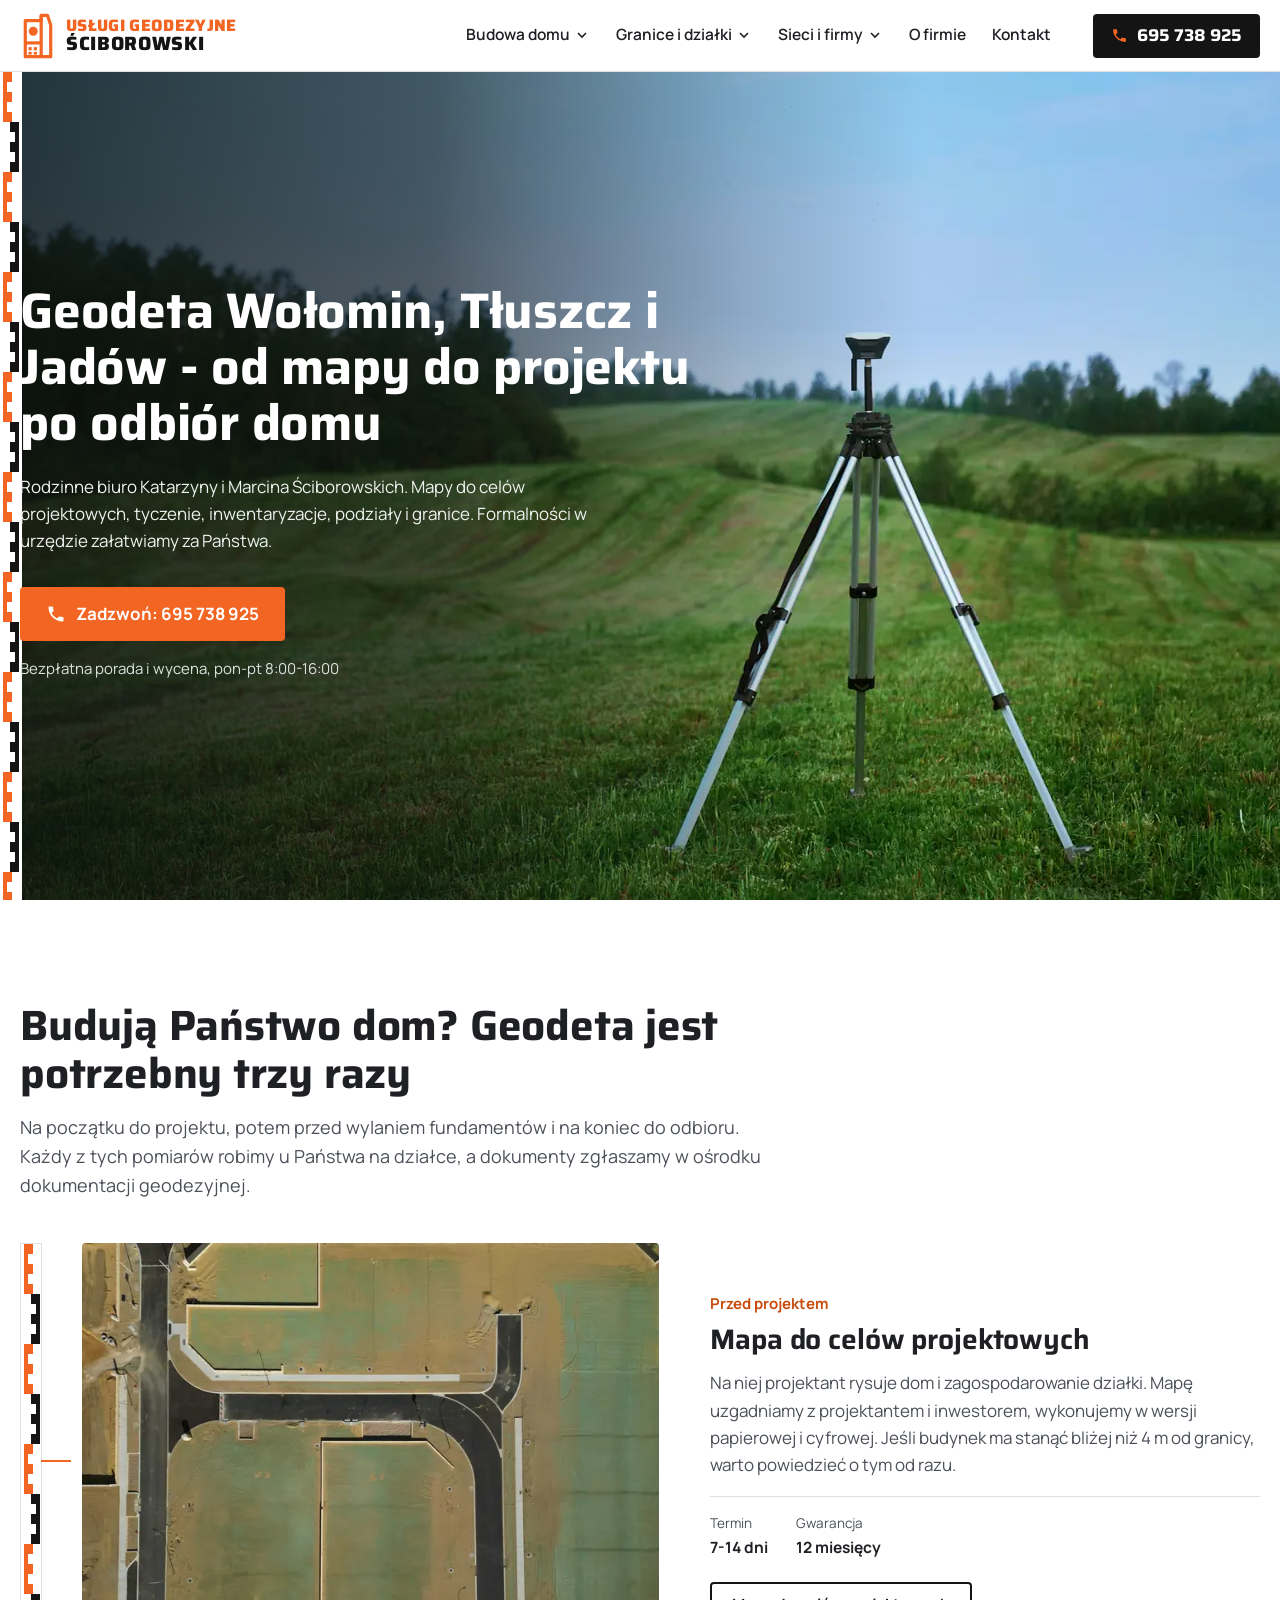
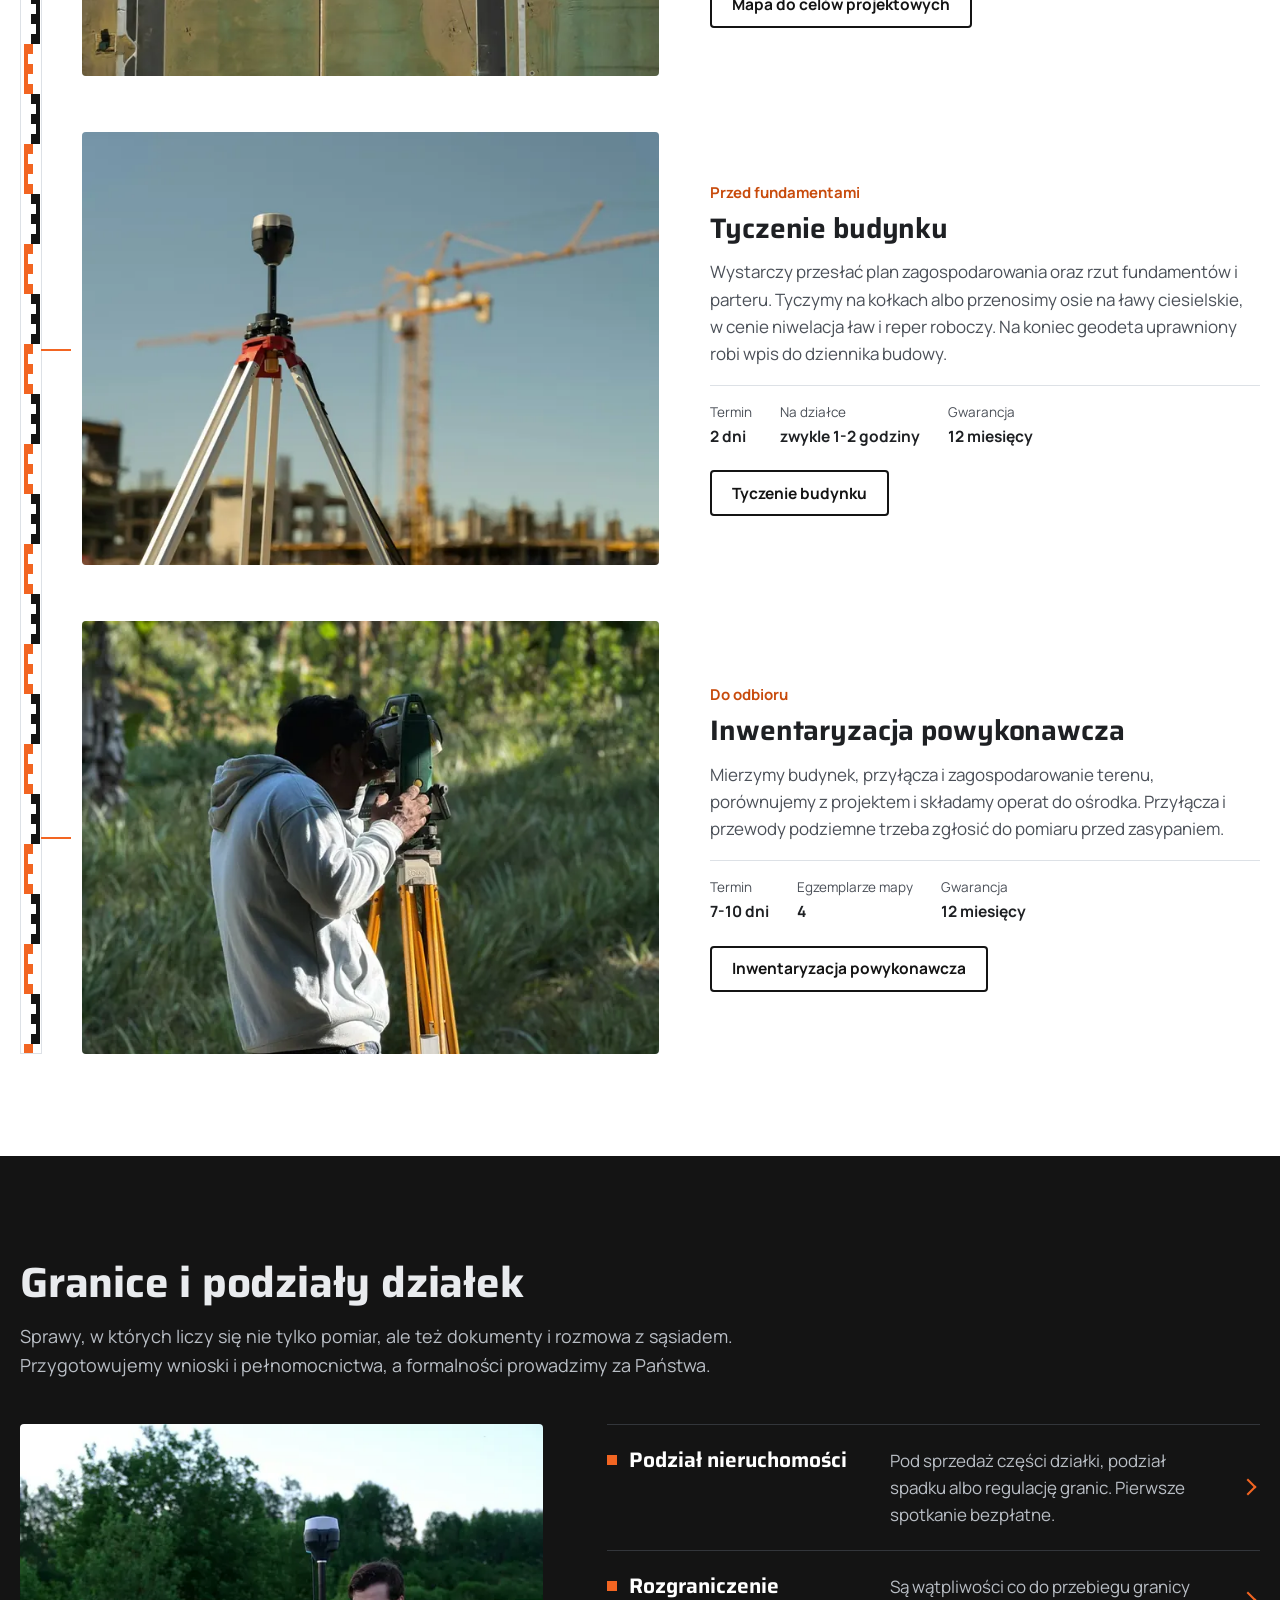
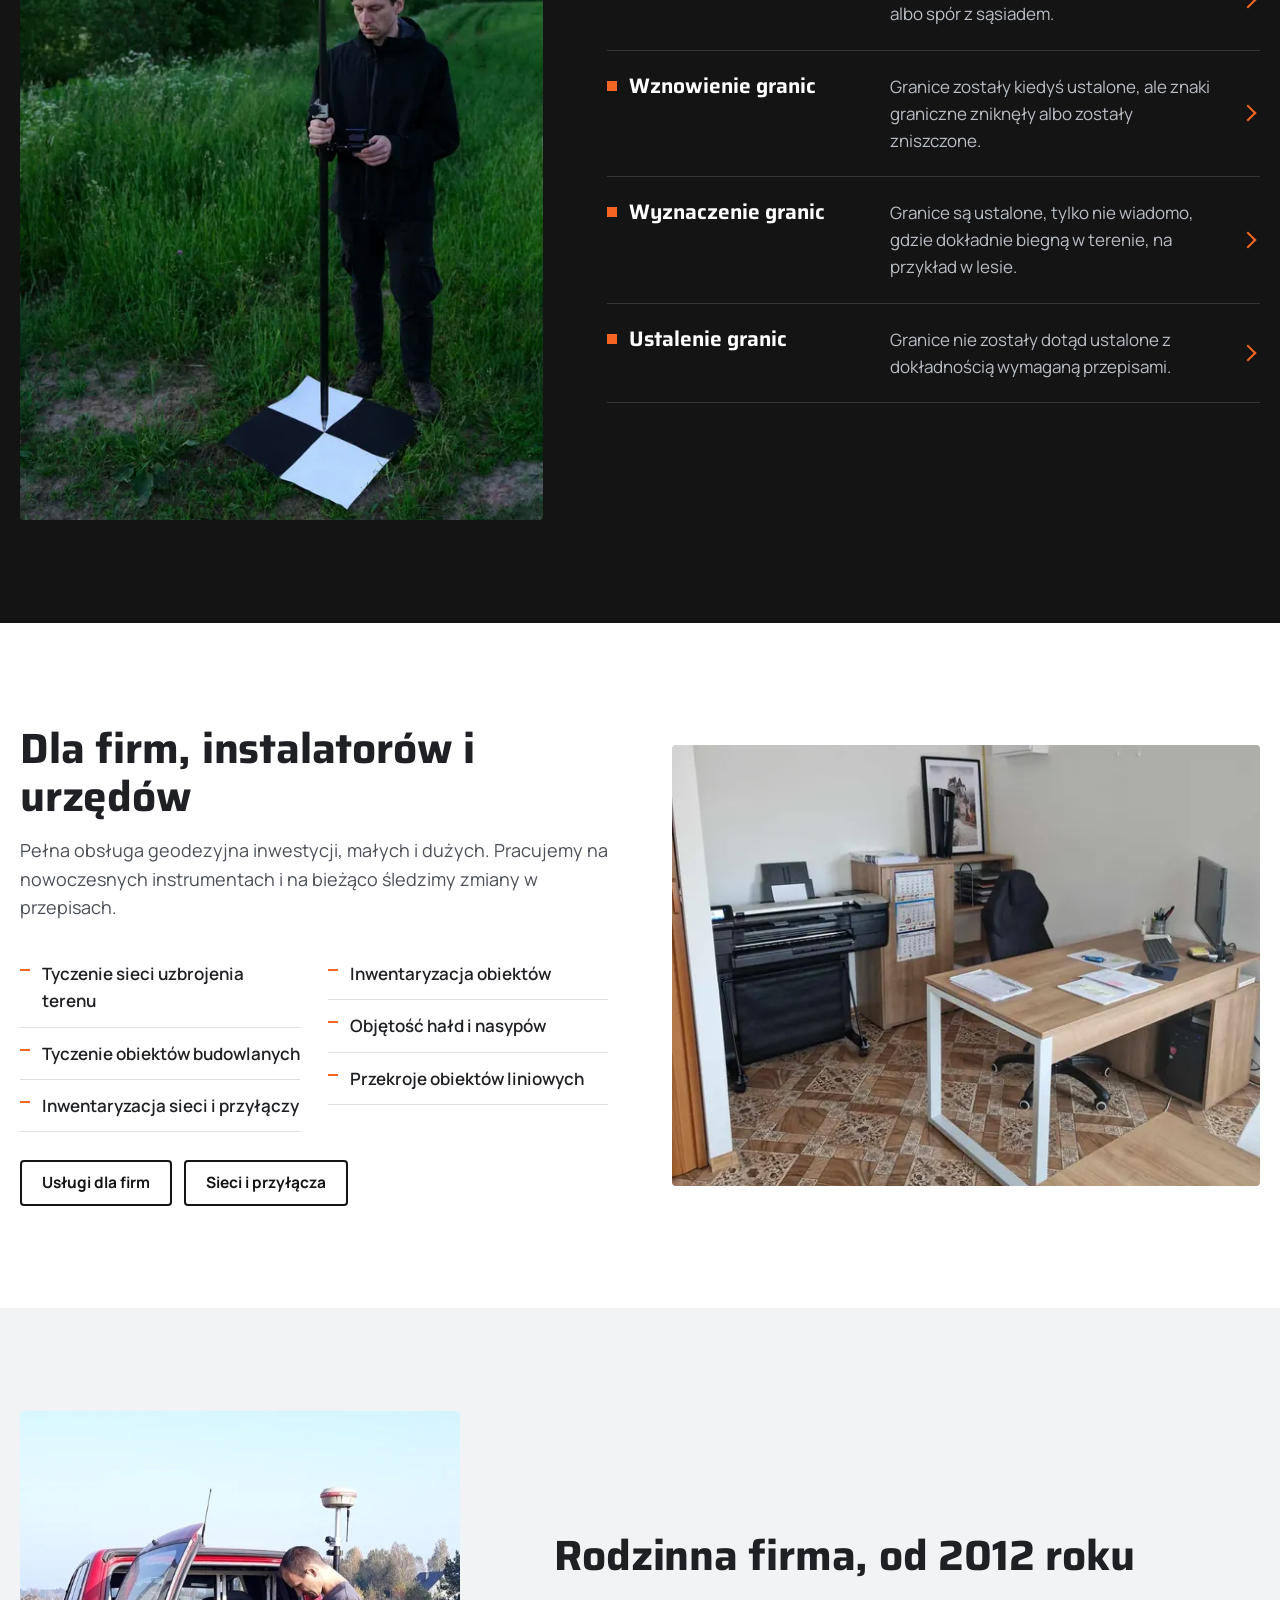
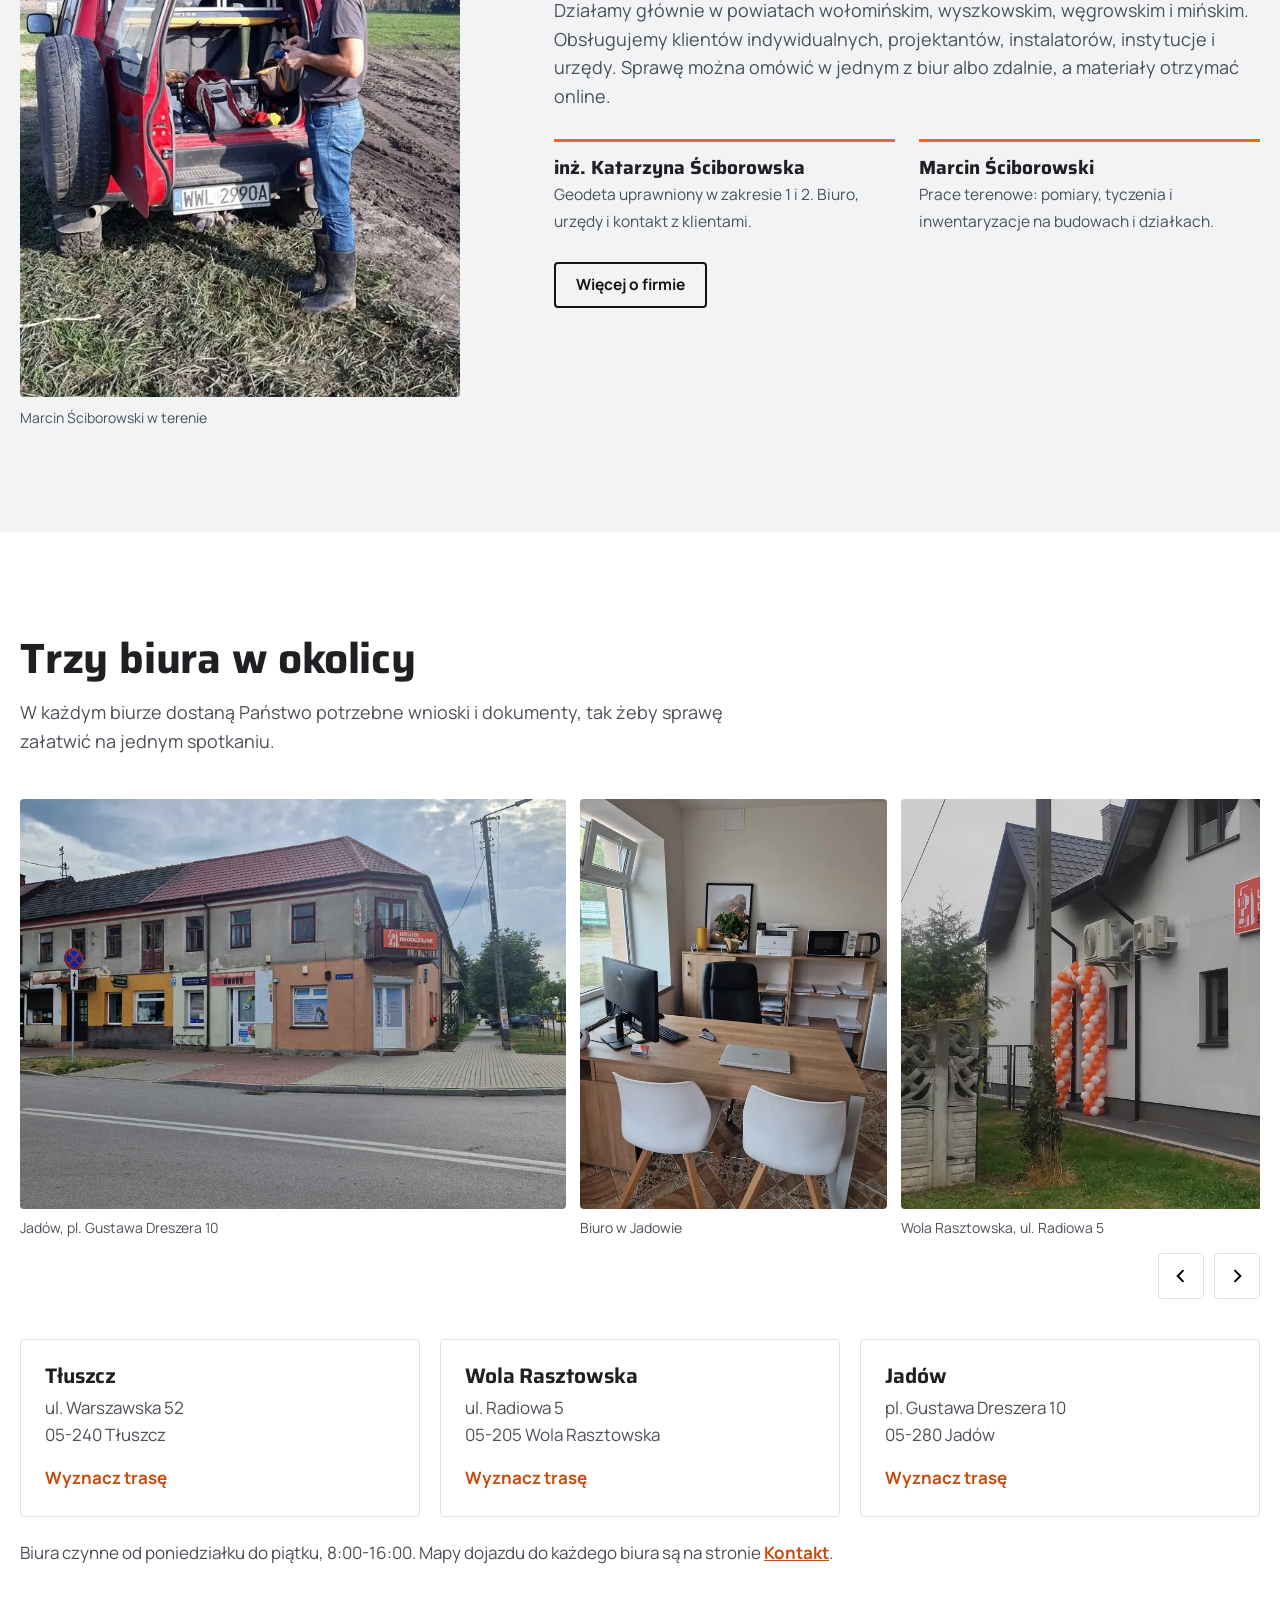
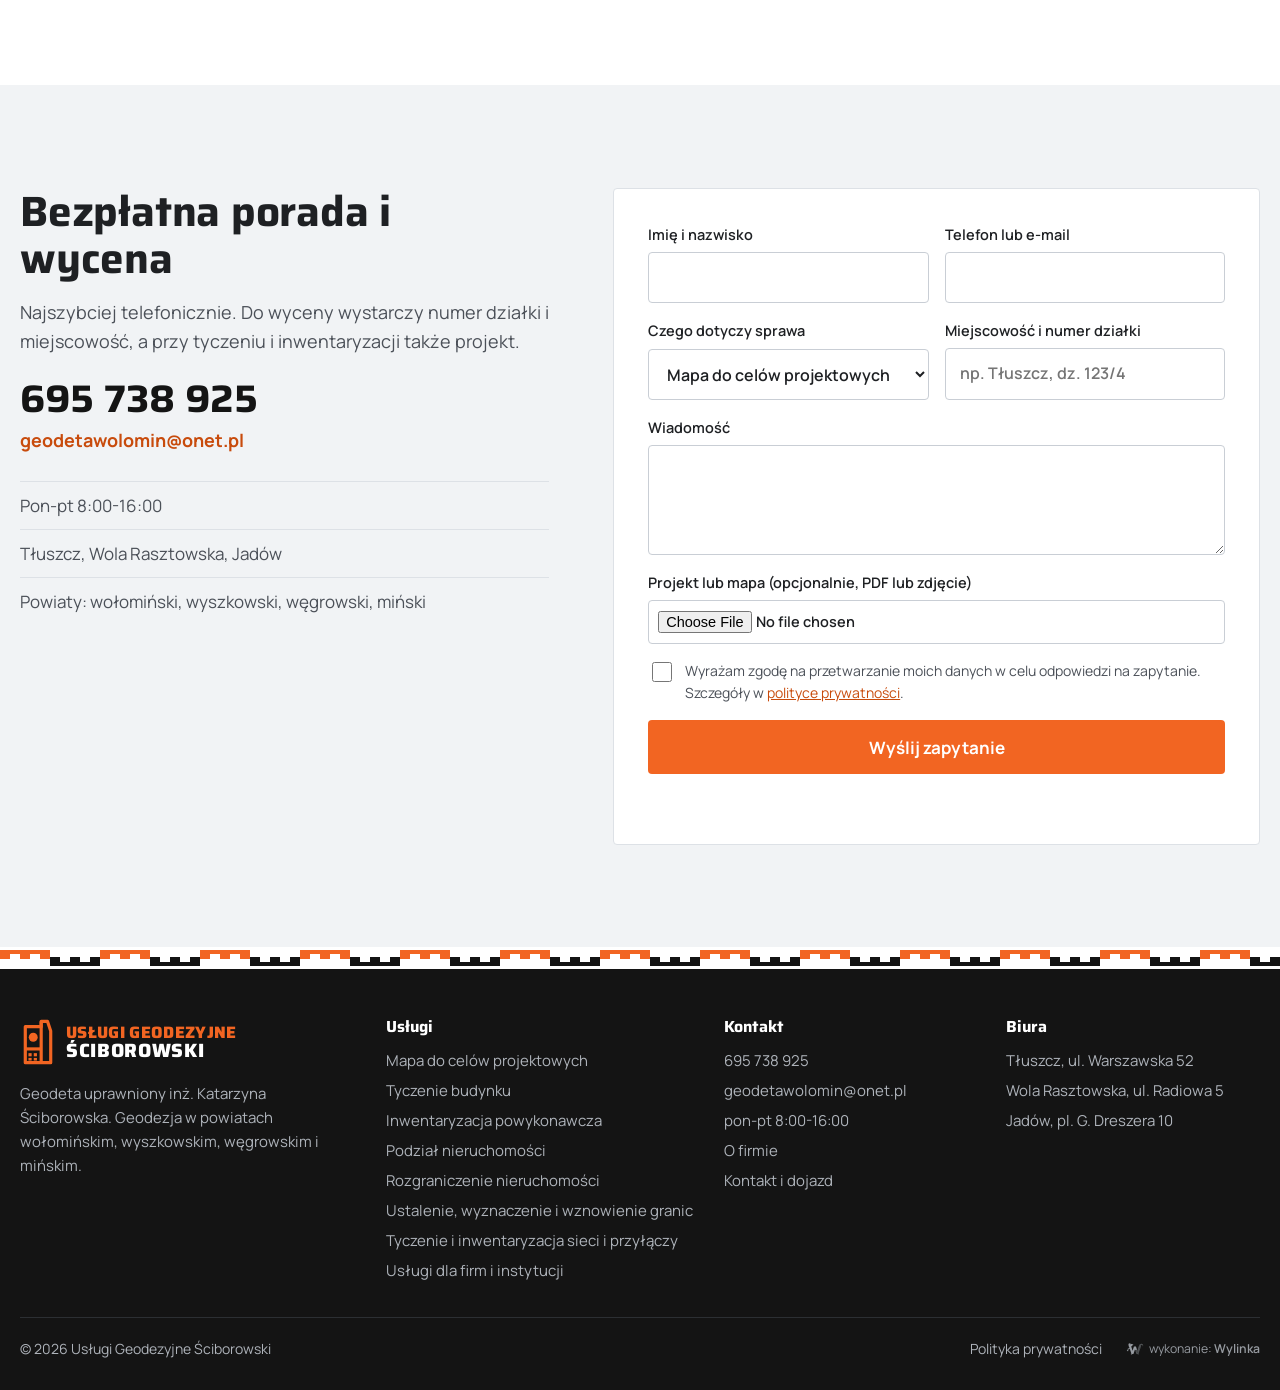
<file: index.html>
<!doctype html>
<html lang="pl">
<head>
<meta charset="utf-8">
<meta name="viewport" content="width=device-width,initial-scale=1,viewport-fit=cover">
<meta name="robots" content="noindex, nofollow" data-podglad>
<title>Geodeta Wołomin, Tłuszcz, Jadów - Usługi Geodezyjne Ściborowscy</title>
<meta name="description" content="Geodeta w powiecie wołomińskim: mapy do celów projektowych, tyczenie budynków, inwentaryzacje, podziały i granice. Biura w Tłuszczu, Woli Rasztowskiej i Jadowie. Bezpłatna porada i wycena: 695 738 925.">
<link rel="canonical" href="https://geodeta-wolomin.com.pl/">
<meta property="og:title" content="Geodeta Wołomin, Tłuszcz, Jadów - Usługi Geodezyjne Ściborowscy">
<meta property="og:description" content="Geodeta w powiecie wołomińskim: mapy do celów projektowych, tyczenie budynków, inwentaryzacje, podziały i granice. Biura w Tłuszczu, Woli Rasztowskiej i Jadowie. Bezpłatna porada i wycena: 695 738 925.">
<meta property="og:type" content="website">
<meta property="og:locale" content="pl_PL">
<meta name="theme-color" content="#F26522">
<link rel="icon" href="data:image/svg+xml,%3Csvg xmlns='http://www.w3.org/2000/svg' viewBox='0 0 32 32'%3E%3Crect width='32' height='32' rx='6' fill='%23F26522'/%3E%3Cpath d='M9 7h9v4h4v14H9z' fill='none' stroke='%23fff' stroke-width='2.4'/%3E%3Ccircle cx='14' cy='15' r='3' fill='%23fff'/%3E%3C/svg%3E">
<link rel="preload" href="fonts/saira-rdzen.woff2" as="font" type="font/woff2" crossorigin>
<link rel="preload" href="fonts/manrope-rdzen.woff2" as="font" type="font/woff2" crossorigin>
<link rel="preload" as="image" href="img/hero-1920.webp" imagesrcset="img/hero-960.webp 960w, img/hero-1280.webp 1280w, img/hero-1920.webp 1920w, img/hero-2600.webp 2600w" imagesizes="(max-width:760px) 150vw, 100vw" fetchpriority="high">
<style>
@font-face{font-family:Saira;font-weight:100 900;font-display:swap;src:url(fonts/saira-rdzen.woff2) format("woff2");unicode-range:U+0020-007E,U+00A0,U+00A9,U+00AB,U+00B0,U+00B7,U+00BB,U+00D3,U+00D7,U+00F3,U+2013-2014,U+2018-2019,U+201C-201E,U+2022,U+2026,U+20AC}
@font-face{font-family:Saira;font-weight:100 900;font-display:swap;src:url(fonts/saira-pl.woff2) format("woff2");unicode-range:U+0104-0107,U+0118-0119,U+0141-0144,U+015A-015B,U+0179-017C}
@font-face{font-family:Manrope;font-weight:400 800;font-display:swap;src:url(fonts/manrope-rdzen.woff2) format("woff2");unicode-range:U+0020-007E,U+00A0,U+00A9,U+00AB,U+00B0,U+00B7,U+00BB,U+00D3,U+00D7,U+00F3,U+2013-2014,U+2018-2019,U+201C-201E,U+2022,U+2026,U+20AC}
@font-face{font-family:Manrope;font-weight:400 800;font-display:swap;src:url(fonts/manrope-pl.woff2) format("woff2");unicode-range:U+0104-0107,U+0118-0119,U+0141-0144,U+015A-015B,U+0179-017C}
:root{--or:#F26522;--or-d:#C84B0C;--cz:#141414;--tx:#1E2023;--tx2:#4B5058;--sz:#F1F3F5;--li:#DDE1E6;--hh:72px;--w:1240px;--bok:max(20px,calc((100vw - var(--w))/2 - 8px))}
*{box-sizing:border-box}
html{scroll-behavior:smooth;scroll-padding-top:calc(var(--hh) + 12px);-webkit-text-size-adjust:100%}
body{margin:0;background:#fff;color:var(--tx);font:400 17px/1.6 Manrope,"Segoe UI",Arial,sans-serif;overflow-x:hidden}
img{max-width:100%;height:auto;display:block}
a{color:inherit}
h1,h2,h3{font-family:Saira,"Arial Narrow",Arial,sans-serif;font-weight:700;line-height:1.12;margin:0;letter-spacing:-.005em}
h2{font-size:clamp(30px,3.3vw,46px)}
h3{font-size:22px;font-weight:650}
p{margin:0 0 1em}
.nw{white-space:nowrap}
.wrap{width:min(var(--w),100% - 40px);margin-inline:auto}
.btn{display:inline-flex;align-items:center;justify-content:center;gap:10px;min-height:54px;padding:0 26px;background:var(--or);color:#fff;font:700 17px/1 Manrope,Arial,sans-serif;text-decoration:none;border:0;border-radius:4px;cursor:pointer;transition:background .2s,color .2s,border-color .2s}
.btn:hover{background:var(--or-d)}
.btn svg{width:20px;height:20px;flex:none}
.btn.jasny{background:#fff;color:var(--cz)}
.btn.jasny:hover{background:#ffe9dc}
.btn.ramka{background:transparent;color:var(--cz);border:2px solid var(--cz)}
.btn.ramka:hover{background:var(--cz);color:#fff}
.btn.ramka-j{background:transparent;color:#fff;border:2px solid #fff}
.btn.ramka-j:hover{background:#fff;color:var(--cz)}
.przyciski{display:flex;flex-wrap:wrap;gap:12px}
/* lata niwelacyjna - motyw z logo i ikony strony */
.lata-v{background:#fff url("data:image/svg+xml,%3Csvg xmlns='http://www.w3.org/2000/svg' width='22' height='100'%3E%3Cg fill='%23F26522'%3E%3Crect x='3' y='0' width='9' height='10'/%3E%3Crect x='3' y='20' width='9' height='10'/%3E%3Crect x='3' y='40' width='9' height='10'/%3E%3Crect x='3' y='0' width='4' height='50'/%3E%3C/g%3E%3Cg fill='%23141414'%3E%3Crect x='10' y='50' width='9' height='10'/%3E%3Crect x='10' y='70' width='9' height='10'/%3E%3Crect x='10' y='90' width='9' height='10'/%3E%3Crect x='15' y='50' width='4' height='50'/%3E%3C/g%3E%3C/svg%3E") repeat-y 0 0/22px 100px}
.lata-h{background:#fff url("data:image/svg+xml,%3Csvg xmlns='http://www.w3.org/2000/svg' width='100' height='22'%3E%3Cg fill='%23F26522'%3E%3Crect y='3' x='0' height='9' width='10'/%3E%3Crect y='3' x='20' height='9' width='10'/%3E%3Crect y='3' x='40' height='9' width='10'/%3E%3Crect y='3' x='0' height='4' width='50'/%3E%3C/g%3E%3Cg fill='%23141414'%3E%3Crect y='10' x='50' height='9' width='10'/%3E%3Crect y='10' x='70' height='9' width='10'/%3E%3Crect y='10' x='90' height='9' width='10'/%3E%3Crect y='15' x='50' height='4' width='50'/%3E%3C/g%3E%3C/svg%3E") repeat-x 0 0/100px 22px}

/* naglowek */
.top{position:sticky;top:0;z-index:50;height:var(--hh);background:#fff;border-bottom:1px solid var(--li)}
.top .wrap{height:100%;display:flex;align-items:center;gap:24px}
.logo{display:flex;align-items:center;gap:10px;text-decoration:none;flex:none}
.logo svg{width:36px;height:49px;flex:none}
.logo span{font:800 16.5px/1.02 Saira,Arial,sans-serif;letter-spacing:.02em;color:var(--or);text-transform:uppercase}
.logo b{display:block;color:var(--cz);font-weight:800;font-size:19.2px;letter-spacing:.035em}
.menu{display:flex;align-items:center;gap:6px;margin-left:auto}
.menu .pm,.menu .rozw{display:inline-flex;align-items:center;gap:4px;text-decoration:none;font:600 15.5px/1 Manrope,Arial,sans-serif;color:var(--tx);padding:10px 10px;background:none;border:0;border-bottom:2px solid transparent;cursor:pointer;height:44px}
.menu .rozw svg{width:16px;height:16px;transition:transform .2s}
.menu .pm:hover,.menu .rozw:hover{color:var(--or-d)}
.menu .akt>.rozw,.menu .pm.akt{border-bottom-color:var(--or)}
.grupa{position:relative}
.pod-menu{position:absolute;top:calc(100% + 13px);left:-6px;min-width:300px;background:#fff;border:1px solid var(--li);border-top:3px solid var(--or);box-shadow:0 14px 30px rgba(20,20,20,.12);padding:8px 0;display:none}
.pod-menu::before{content:"";position:absolute;left:0;right:0;top:-17px;height:16px}
.pod-menu a{display:block;padding:11px 20px;text-decoration:none;font-weight:600;font-size:15.5px}
.pod-menu a:hover{background:var(--sz);color:var(--or-d)}
.pod-menu a[aria-current]{color:var(--or-d);box-shadow:inset 3px 0 0 var(--or)}
.grupa:hover .pod-menu,.grupa:focus-within .pod-menu,.grupa.otw .pod-menu{display:block}
.grupa:hover .rozw svg,.grupa.otw .rozw svg{transform:rotate(180deg)}
.top .tel{display:inline-flex;align-items:center;gap:9px;text-decoration:none;font:700 17px/1 Saira,Arial,sans-serif;color:#fff;background:var(--cz);padding:0 18px;height:44px;border-radius:4px;white-space:nowrap;margin-left:8px}
.top .tel svg{width:17px;height:17px;color:var(--or)}
.hb{display:none;width:46px;height:46px;border:0;background:none;padding:11px;cursor:pointer;margin-right:-11px}
.hb i{display:block;height:2px;background:var(--cz);margin:5px 0;transition:transform .25s,opacity .2s}
.hb[aria-expanded=true] i:nth-child(1){transform:translateY(7px) rotate(45deg)}
.hb[aria-expanded=true] i:nth-child(2){opacity:0}
.hb[aria-expanded=true] i:nth-child(3){transform:translateY(-7px) rotate(-45deg)}

/* pierwszy ekran strony glownej */
.hero{position:relative;min-height:calc(100svh - var(--hh));display:flex;align-items:center;color:#fff;overflow:hidden;background:#4f6f86;padding:0}
.hero picture,.hero picture img{position:absolute;inset:0;width:100%;height:100%}
.hero picture img{object-fit:cover;object-position:50% 50%}
.hero::after{content:"";position:absolute;inset:0;background:linear-gradient(90deg,rgba(12,16,14,.80) 0%,rgba(12,16,14,.62) 34%,rgba(12,16,14,.18) 58%,rgba(12,16,14,0) 72%)}
.hero .lata-v{position:absolute;left:0;top:0;bottom:0;width:22px;z-index:2}
.hero-in{position:relative;z-index:3;padding:56px 0 64px}
.hero h1{font-size:clamp(38px,3.9vw,60px);max-width:13.5em;font-weight:700}
.hero .lead{font-size:clamp(17px,1.25vw,20px);max-width:34em;margin:22px 0 32px;color:#EEF1EE}
.hero .pod{margin:16px 0 0;font-size:15px;color:#DCE2DD}

/* pierwszy ekran podstron: ciemny blok z lata + zdjecie do krawedzi */
.ph{display:grid;grid-template-columns:minmax(0,1fr) minmax(0,min(48vw,1000px));background:var(--cz);color:#fff;min-height:min(540px,calc(100svh - var(--hh)))}
.ph-txt{position:relative;padding:64px clamp(28px,4vw,64px) 64px max(62px,var(--bok));display:flex;flex-direction:column;justify-content:center}
.ph-txt .lata-v{position:absolute;left:0;top:0;bottom:0;width:22px}
.ph h1{font-size:clamp(34px,3.3vw,52px);max-width:15em}
.ph .lead{font-size:clamp(17px,1.2vw,19.5px);color:#D3D7DC;max-width:36em;margin:20px 0 30px}
.ph-img{position:relative;overflow:hidden;background:#2a2c30}
.ph-img img{position:absolute;inset:0;width:100%;height:100%;object-fit:cover}
.ph.ram{grid-template-columns:minmax(0,1fr) auto}
.ph.ram .ph-img{background:#1f2124;display:flex;align-items:center;padding:40px max(40px,calc(var(--bok) - 20px)) 40px 40px}
.ph.ram .ph-img img{position:static;width:auto;height:auto;max-height:460px;max-width:360px;border-radius:2px}
.okruszki{border-bottom:1px solid var(--li);font-size:14px;color:var(--tx2)}
.okruszki ol{list-style:none;margin:0 auto;padding:14px 0;display:flex;flex-wrap:wrap;gap:4px 10px}
.okruszki li+li::before{content:"/";margin-right:10px;color:#A5ABB3}
.okruszki a{text-decoration:none}
.okruszki a:hover{color:var(--or-d)}

/* fakty pod pierwszym ekranem */
.pas-fakty{background:var(--sz);padding:0}
.pas-fakty dl{margin:0 auto;display:grid;grid-template-columns:repeat(auto-fit,minmax(200px,1fr));gap:0}
.pas-fakty div{padding:24px 24px 24px 20px;border-left:3px solid var(--or)}
.pas-fakty div+div{border-left-color:var(--li)}
.pas-fakty dt{font-size:14px;color:var(--tx2)}
.pas-fakty dd{margin:4px 0 0;font:700 20px/1.25 Saira,Arial,sans-serif;color:var(--cz)}

/* sekcje */
section{padding:clamp(64px,8vw,112px) 0}
.szary{background:var(--sz)}
section.bez-gory{padding-top:0}
.wstep{max-width:760px;margin-bottom:44px}
.wstep p{color:var(--tx2);font-size:18px;margin-top:16px}

/* tresc podstrony */
.tresc{display:grid;grid-template-columns:minmax(0,1fr) 360px;gap:clamp(32px,6vw,88px);align-items:start}
.art{max-width:760px}
.art h2{font-size:clamp(26px,2.4vw,34px);margin:52px 0 16px}
.art h2:first-child{margin-top:0}
.art h3{margin:28px 0 10px}
.art p,.art li{color:var(--tx2);font-size:17.5px}
.art ul{padding:0;margin:0 0 1.2em;list-style:none}
.art ul li{position:relative;padding:6px 0 6px 24px}
.art ul li::before{content:"";position:absolute;left:0;top:19px;width:12px;height:2px;background:var(--or)}
.art strong{color:var(--tx)}
.art figure{margin:32px 0;border:1px solid var(--li);border-radius:4px;padding:14px;background:#fff;max-width:620px}
.art figure img{margin-inline:auto}
.art figcaption{font-size:14px;color:var(--tx2);margin-top:10px}
.art a{color:var(--or-d);font-weight:600}
.trzy{display:grid;grid-template-columns:repeat(3,minmax(0,1fr));gap:16px;margin:8px 0 12px}
.trzy div{border-top:3px solid var(--or);background:var(--sz);padding:18px 18px 6px}
.trzy h3{margin:0 0 8px;font-size:20px}
.trzy p{font-size:16px}
.bok{position:sticky;top:calc(var(--hh) + 24px);background:var(--cz);color:#D3D7DC;border-radius:4px;overflow:hidden}
.bok .lata-h{height:22px}
.bok-in{padding:26px 26px 28px}
.bok h2{font-size:24px;color:#fff;margin-bottom:10px}
.bok .duzy{display:block;font:700 30px/1.1 Saira,Arial,sans-serif;color:#fff;text-decoration:none;margin:16px 0 4px}
.bok .duzy:hover{color:var(--or)}
.bok .mail{color:#fff;font-weight:600;text-decoration:none;font-size:16px;word-break:break-all}
.bok ul{list-style:none;margin:18px 0 22px;padding:0;font-size:15.5px}
.bok li{padding:8px 0 8px 20px;border-top:1px solid #2f3236;position:relative}
.bok li::before{content:"";position:absolute;left:0;top:19px;width:10px;height:2px;background:var(--or)}
.bok .btn{width:100%}
.bok small{display:block;margin-top:12px;font-size:14px;color:#9EA4AB}

/* kroki na lacie */
.kroki{position:relative;list-style:none;margin:0;padding:0 0 0 62px;counter-reset:k;display:grid;gap:30px;max-width:900px}
.kroki .lata-v{position:absolute;left:0;top:0;bottom:0;width:22px;border:1px solid var(--li)}
.kroki li{position:relative;counter-increment:k;display:grid;grid-template-columns:64px minmax(0,1fr);gap:4px 18px}
.kroki li::before{content:counter(k,decimal-leading-zero);font:700 34px/1 Saira,Arial,sans-serif;color:var(--or)}
.kroki li::after{content:"";position:absolute;left:-41px;top:16px;width:30px;height:2px;background:var(--or)}
.kroki b{display:block;font:650 21px/1.25 Saira,Arial,sans-serif;color:var(--cz);margin-bottom:4px}
.kroki span{color:var(--tx2)}

/* pytania */
.faq{max-width:900px}
.faq details{border-bottom:1px solid #CDD2D8;background:none}
.faq details:first-of-type{border-top:1px solid #CDD2D8}
.faq summary{list-style:none;cursor:pointer;padding:22px 52px 22px 0;position:relative;font:650 20px/1.3 Saira,Arial,sans-serif;color:var(--cz)}
.faq summary::-webkit-details-marker{display:none}
.faq summary::before,.faq summary::after{content:"";position:absolute;right:8px;top:50%;width:18px;height:2px;background:var(--or);transition:transform .2s}
.faq summary::after{transform:rotate(90deg)}
.faq details[open] summary::after{transform:rotate(0)}
.faq details p{color:var(--tx2);margin:0 0 22px;max-width:46em}

/* powiazane uslugi */
.karty{display:grid;grid-template-columns:repeat(3,minmax(0,1fr));gap:20px}
.karta{display:flex;flex-direction:column;text-decoration:none;background:#fff;border:1px solid var(--li);border-radius:4px;overflow:hidden;transition:border-color .2s,transform .2s}
.karta:hover{border-color:var(--or);transform:translateY(-2px)}
.karta figure{margin:0;aspect-ratio:16/10;overflow:hidden;background:var(--li)}
.karta figure img{width:100%;height:100%;object-fit:cover}
.karta div{padding:20px 22px 22px;border-top:3px solid var(--or)}
.karta h3{font-size:21px;margin-bottom:8px}
.karta p{color:var(--tx2);font-size:15.5px;margin:0}

/* pas z telefonem */
.pas-cta{background:var(--cz);color:#fff;padding:0}
.pas-cta .wrap{display:flex;flex-wrap:wrap;align-items:center;justify-content:space-between;gap:24px;padding:48px 0}
.pas-cta h2{font-size:clamp(26px,2.6vw,38px)}
.pas-cta p{color:#B9BEC5;margin:10px 0 0}

/* budowa - trzy pomiary na lacie (strona glowna) */
.etapy{position:relative;display:grid;gap:56px;padding-left:62px}
.etapy .lata-v{position:absolute;left:0;top:0;bottom:0;width:22px;border:1px solid var(--li)}
.etap{position:relative;display:grid;grid-template-columns:minmax(0,1.05fr) minmax(0,1fr);gap:clamp(24px,4vw,56px);align-items:center}
.etap::before{content:"";position:absolute;left:-41px;top:50%;width:30px;height:2px;background:var(--or)}
.etap figure{margin:0;aspect-ratio:4/3;overflow:hidden;border-radius:4px;background:var(--li)}
.etap figure img{width:100%;height:100%;object-fit:cover;transition:transform .4s}
.etap figure a:hover img{transform:scale(1.03)}
.etap .kiedy{font-weight:700;color:var(--or-d);font-size:15px;margin:0 0 8px}
.etap h3{font-size:clamp(24px,2.2vw,30px);margin-bottom:14px}
.etap h3 a{text-decoration:none}
.etap h3 a:hover{color:var(--or-d)}
.etap p{color:var(--tx2)}
.fakty{display:flex;flex-wrap:wrap;gap:8px 28px;margin:18px 0 22px;padding:16px 0 0;border-top:1px solid var(--li);font-size:15.5px}
.fakty div{min-width:0}
.fakty dt{color:var(--tx2);font-size:13.5px}
.fakty dd{margin:0;font-weight:700}
.btn.maly{min-height:46px;font-size:15.5px;padding:0 20px}

/* granice - ciemna sekcja */
.ciemna{background:var(--cz);color:#E9EBEE}
.ciemna .wstep p{color:#B9BEC5}
.gr{display:grid;grid-template-columns:minmax(0,1fr) minmax(0,1.25fr);gap:clamp(28px,5vw,72px);align-items:start}
.gr figure{margin:0;border-radius:4px;overflow:hidden}
.gr figure img{width:100%;aspect-ratio:3/4;object-fit:cover;object-position:50% 40%}
.lista{list-style:none;margin:0;padding:0;border-top:1px solid #33363b}
.lista li{border-bottom:1px solid #33363b}
.lista a{padding:22px 40px 22px 0;display:grid;grid-template-columns:minmax(0,15em) minmax(0,1fr);gap:8px 28px;text-decoration:none;position:relative}
.lista a::after{content:"";position:absolute;right:6px;top:50%;width:10px;height:10px;border-top:2px solid var(--or);border-right:2px solid var(--or);transform:translateY(-50%) rotate(45deg);transition:right .2s}
.lista a:hover::after{right:0}
.lista a:hover b{color:var(--or)}
.lista b{font:650 21px/1.25 Saira,Arial,sans-serif;color:#fff;transition:color .2s}
.lista span{color:#B9BEC5}
.lista b::before{content:"";display:inline-block;width:10px;height:10px;background:var(--or);margin-right:12px;vertical-align:2px}

/* firmy */
.firmy{display:grid;grid-template-columns:minmax(0,1fr) minmax(0,1fr);gap:clamp(28px,5vw,72px);align-items:center}
.firmy ul{margin:0 0 28px;padding:0;list-style:none;columns:2;column-gap:28px}
.firmy li{break-inside:avoid;padding:12px 0 12px 22px;position:relative;border-bottom:1px solid var(--li);font-weight:600}
.firmy li::before{content:"";position:absolute;left:0;top:21px;width:10px;height:2px;background:var(--or)}
.firmy figure{margin:0;border-radius:4px;overflow:hidden}
.firmy figure img{width:100%;aspect-ratio:4/3;object-fit:cover;object-position:50% 60%}

/* o nas */
.onas{display:grid;grid-template-columns:minmax(0,.8fr) minmax(0,1.2fr);gap:clamp(28px,5vw,72px);align-items:center}
.onas figure{margin:0;max-width:440px}
.onas figure img{width:100%;height:auto;border-radius:4px}
.onas figcaption{font-size:14px;color:var(--tx2);margin-top:10px}
.osoby{display:grid;grid-template-columns:1fr 1fr;gap:24px;margin:28px 0}
.osoby div{border-top:3px solid var(--or);padding-top:14px}
.osoby b{display:block;font:700 19px/1.25 Saira,Arial,sans-serif}
.osoby span{color:var(--tx2);font-size:15.5px}

/* galeria biur */
.galeria{position:relative;margin-bottom:40px}
.tor{display:flex;gap:14px;overflow-x:auto;scroll-snap-type:x mandatory;scrollbar-width:none;cursor:grab;-webkit-overflow-scrolling:touch}
.tor::-webkit-scrollbar{display:none}
.tor.ciag{cursor:grabbing;scroll-snap-type:none}
.tor figure{margin:0;flex:none;scroll-snap-align:start}
.tor img{height:clamp(260px,32vw,420px);width:auto;border-radius:4px;user-select:none;-webkit-user-drag:none}
.tor figcaption{font-size:14px;color:var(--tx2);margin-top:8px}
.strz{display:flex;gap:10px;justify-content:flex-end;margin-top:14px}
.strz button{width:46px;height:46px;border:1px solid var(--li);background:#fff;border-radius:4px;cursor:pointer;display:grid;place-items:center}
.strz button:hover{border-color:var(--or)}
.strz svg{width:20px;height:20px}
.adresy{display:grid;grid-template-columns:repeat(3,minmax(0,1fr));gap:20px}
.adres{background:#fff;border:1px solid var(--li);border-radius:4px;padding:24px;display:flex;flex-direction:column}
.adres h3{font-size:21px;margin-bottom:6px}
.adres p{color:var(--tx2);margin:0 0 16px}
.adres a{margin-top:auto;font-weight:700;color:var(--or-d);text-decoration:none}
.adres a:hover{text-decoration:underline}
.godz{margin-top:22px;color:var(--tx2)}

/* biura z mapami (kontakt) */
.biura{display:grid;gap:28px}
.biuro{display:grid;grid-template-columns:minmax(0,.8fr) minmax(0,1.2fr);border:1px solid var(--li);border-radius:4px;overflow:hidden;background:#fff}
.biuro-txt{padding:28px;border-left:4px solid var(--or)}
.biuro-txt h3{font-size:clamp(24px,2vw,28px);margin-bottom:10px}
.biuro-txt p{color:var(--tx2);margin:0 0 14px}
.biuro iframe{display:block;width:100%;height:100%;min-height:320px;border:0;background:var(--li)}

/* kontakt */
.kont{display:grid;grid-template-columns:minmax(0,.9fr) minmax(0,1.1fr);gap:clamp(28px,5vw,72px);align-items:start}
.kont .duzy{display:block;font:700 clamp(30px,3vw,40px)/1.1 Saira,Arial,sans-serif;color:var(--cz);text-decoration:none;margin:22px 0 6px}
.kont .duzy:hover{color:var(--or-d)}
.kont .mail{font-weight:700;font-size:18px;text-decoration:none;color:var(--or-d)}
.kont ul{padding:0;margin:26px 0 0;list-style:none;color:var(--tx2)}
.kont li{padding:10px 0;border-top:1px solid var(--li)}
form{background:#fff;border:1px solid var(--li);border-radius:4px;padding:clamp(20px,3vw,34px);display:grid;grid-template-columns:1fr 1fr;gap:16px}
label{display:grid;gap:6px;font-size:14.5px;font-weight:600;min-width:0}
label.cala{grid-column:1/-1}
input,select,textarea{font:inherit;font-size:16px;width:100%;padding:12px 14px;border:1px solid #C9CED5;border-radius:4px;background:#fff;color:var(--tx);min-width:0}
input:focus,select:focus,textarea:focus{outline:2px solid var(--or);outline-offset:0;border-color:var(--or)}
textarea{min-height:110px;resize:vertical}
input[type=file]{padding:9px;font-size:14.5px}
form .btn{grid-column:1/-1;width:100%}
.zgoda{grid-column:1/-1;display:flex;gap:10px;align-items:flex-start;font-weight:400;font-size:14px;color:var(--tx2)}
.zgoda input{width:20px;height:20px;flex:none;margin-top:2px;accent-color:var(--or)}
.zgoda a{color:var(--or-d)}
.info{grid-column:1/-1;margin:0;font-size:14px;color:var(--tx2);min-height:1.4em}

/* polityka */
.prawne{max-width:820px}
.prawne h2{font-size:26px;margin:40px 0 12px}
.prawne p,.prawne li{color:var(--tx2)}

/* stopka */
.stopka{background:var(--cz);color:#AEB3BA;font-size:15px}
.stopka .lata-h{height:22px}
.stopka .wrap{display:grid;grid-template-columns:1.2fr 1.1fr .9fr .9fr;gap:28px;padding:48px 0 30px}
.stopka h4{font:700 16px/1.2 Saira,Arial,sans-serif;color:#fff;margin:0 0 12px}
.stopka p{margin:0 0 6px}
.stopka a{text-decoration:none}
.stopka a:hover{color:#fff}
.stopka .logo span{color:var(--or)}
.stopka .logo b{color:#fff}
.stopka .dol{grid-column:1/-1;display:flex;flex-wrap:wrap;align-items:center;justify-content:space-between;gap:12px 24px;border-top:1px solid #2c2f33;padding-top:20px;font-size:14px}
.stopka .dol span{margin-right:auto}
.wylinka-badge{display:inline-flex;align-items:center;gap:.4em;color:inherit;text-decoration:none;font-size:.875em;line-height:1;opacity:.85}
.wylinka-badge:hover,.wylinka-badge:focus-visible{opacity:1}
.wylinka-badge:focus-visible{outline:2px solid currentColor;outline-offset:3px;border-radius:2px}
.wylinka-badge svg{width:18px;height:18px;flex:none;overflow:visible}
.wylinka-badge b{font-weight:600}
.wylinka-badge .wy-old{opacity:.45;transform-origin:40px 30px;transition:transform .32s cubic-bezier(.3,.7,.4,1),opacity .32s ease-out}
.wylinka-badge .wy-pod{opacity:0;transition:opacity .2s ease-out .08s}
.wylinka-badge:hover .wy-old,.wylinka-badge:focus-visible .wy-old{transform:translate(9px,7px) rotate(9deg);opacity:0}
.wylinka-badge:hover .wy-pod,.wylinka-badge:focus-visible .wy-pod{opacity:1}
@media (prefers-reduced-motion:reduce){.wylinka-badge .wy-old,.wylinka-badge .wy-pod{transition:none}.wylinka-badge:hover .wy-old,.wylinka-badge:focus-visible .wy-old{transform:none;opacity:.45}.wylinka-badge:hover .wy-pod,.wylinka-badge:focus-visible .wy-pod{opacity:0}}

/* pasek na telefonie */
.mob{display:none}

@media (max-width:1180px){
 .menu .pm,.menu .rozw{font-size:15px;padding:10px 7px}
 .top .tel span{display:none}.top .tel{padding:0 13px}
}
@media (max-width:980px){
 .menu{position:fixed;top:var(--hh);left:0;right:0;bottom:0;background:#fff;flex-direction:column;align-items:stretch;gap:0;padding:8px 20px 40px;transform:translateX(100%);transition:transform .28s;overflow:auto}
 .menu.otw{transform:none}
 .menu .pm{font:650 22px/1.3 Saira,Arial,sans-serif;padding:16px 0;height:auto;border-bottom:1px solid var(--li)}
 .menu .pm.akt{color:var(--or-d);border-bottom-color:var(--li)}
 .grupa{border-bottom:1px solid var(--li);padding:14px 0 10px}
 .menu .rozw{font:650 14px/1.3 Manrope,Arial,sans-serif;color:var(--tx2);padding:0;height:auto;border:0;cursor:default;pointer-events:none}
 .menu .rozw svg{display:none}
 .pod-menu{display:block;position:static;box-shadow:none;border:0;padding:4px 0 0;min-width:0}
 .pod-menu::before{display:none}
 .pod-menu a{font:650 20px/1.3 Saira,Arial,sans-serif;padding:9px 0}
 .pod-menu a[aria-current]{box-shadow:none;padding-left:14px;border-left:3px solid var(--or)}
 .hb{display:block}
 .top .tel{margin-left:auto;height:42px}
 .tresc{grid-template-columns:minmax(0,1fr)}
 .bok{position:static;max-width:560px}
 .karty{grid-template-columns:minmax(0,1fr) minmax(0,1fr)}
 .biuro{grid-template-columns:minmax(0,1fr)}
 .biuro iframe{height:300px;min-height:0}
}
@media (max-width:900px){
 .etap,.gr,.firmy,.onas,.kont{grid-template-columns:minmax(0,1fr)}
 .gr figure img{aspect-ratio:16/10}
 .adresy{grid-template-columns:minmax(0,1fr)}
 .stopka .wrap{grid-template-columns:1fr 1fr}
 .stopka .st-firma{grid-column:1/-1}
 .ph{grid-template-columns:minmax(0,1fr);min-height:0}
 .ph-img{order:-1;aspect-ratio:16/8;max-height:34svh;width:100%}
 .ph.ram{grid-template-columns:minmax(0,1fr)}
 .ph.ram .ph-img{padding:0;display:block}
 .ph.ram .ph-img img{position:absolute;inset:0;width:100%;height:100%;max-width:none;max-height:none;object-fit:cover;border-radius:0}
 .ph-txt{padding:40px 20px 44px 62px}
 .trzy{grid-template-columns:minmax(0,1fr)}
}
@media (max-width:760px){
 :root{--hh:62px}
 body{font-size:16.5px}
 .wrap{width:calc(100% - 32px)}
 .logo svg{width:28px;height:38px}
 .logo span{font-size:12.6px}.logo b{font-size:14.6px}
 .top .tel{width:42px;padding:0;justify-content:center}
 .hero{flex-direction:column;align-items:stretch;background:var(--cz)}
 .hero picture{position:relative;inset:auto;flex:1 1 auto;min-height:180px;height:auto;width:100%}
 .hero picture img{object-position:68% 60%}
 .hero picture::after{content:"";position:absolute;left:0;right:0;bottom:0;height:40%;background:linear-gradient(180deg,rgba(20,20,20,0),rgba(20,20,20,.85))}
 .hero::after{display:none}
 .hero .lata-v{display:none}
 .hero-in{padding:22px 0 26px;margin-top:-1px}
 .hero h1{font-size:clamp(29px,min(8.2vw,5.1svh),40px)}
 .hero .lead{font-size:clamp(15.5px,min(4.2vw,2.5svh),17px);margin:14px 0 24px;line-height:1.5}
 .hero .btn{width:100%}
 .hero .pod{font-size:14px;margin-top:12px}
 .ph-img{aspect-ratio:16/9;max-height:30svh}
 .ph-img img{object-position:50% 25%}
 .ph-txt{padding:24px 16px 28px}
 .ph-txt .lata-v{display:none}
 .ph h1{font-size:clamp(26px,min(7.4vw,4.6svh),34px)}
 .ph .lead{font-size:clamp(15.5px,min(4.1vw,2.5svh),17px);margin:12px 0 24px;line-height:1.5}
 .ph .przyciski{display:grid;grid-template-columns:1fr 1fr;gap:10px}
 .ph .btn{min-height:50px;padding:0 10px;font-size:15.5px}
 .ph .nr{display:none}
 .pas-fakty dl{grid-template-columns:1fr 1fr}
 .pas-fakty div{padding:16px 12px 16px 14px;border-left:3px solid var(--or)!important;border-bottom:1px solid var(--li)}
 .pas-fakty dd{font-size:17px}
 .art h2{margin-top:40px}
 .art p,.art li{font-size:16.5px}
 .kroki{padding-left:36px;gap:24px}
 .kroki .lata-v{width:16px;background-size:16px 72px}
 .kroki li{grid-template-columns:minmax(0,1fr)}
 .kroki li::before{font-size:26px}
 .kroki li::after{left:-22px;top:12px;width:16px}
 .faq summary{font-size:18px}
 .karty{grid-template-columns:minmax(0,1fr)}
 .karta{flex-direction:row}
 .karta figure{flex:0 0 38%;aspect-ratio:auto;position:relative;min-height:112px}
 .karta figure img{position:absolute;inset:0}
 .karta div{border-top:0;border-left:3px solid var(--or);padding:14px 14px 16px}
 .karta h3{font-size:18.5px}
 .karta p{font-size:14.5px}
 .pas-cta .btn{width:100%}
 .etapy{padding-left:36px;gap:44px}
 .etapy .lata-v{width:16px;background-size:16px 72px}
 .etap::before{left:-22px;top:28px;width:16px}
 .lista a{grid-template-columns:minmax(0,1fr);gap:6px}
 .onas figure{max-width:240px}
 .gr figure img{aspect-ratio:4/3}
 .firmy ul{columns:1}
 .osoby{grid-template-columns:minmax(0,1fr)}
 form{grid-template-columns:minmax(0,1fr)}
 .biuro-txt{padding:22px 20px}
 .stopka .wrap{gap:22px 18px;padding-top:36px}
 .stopka .st-uslugi{grid-column:1/-1}
 .mob{display:grid;grid-template-columns:1fr 1fr;position:fixed;left:0;right:0;bottom:0;z-index:40;background:#fff;border-top:1px solid var(--li);padding:8px 10px calc(8px + env(safe-area-inset-bottom));gap:8px;transform:translateY(110%);transition:transform .25s}
 .mob.widac{transform:none}
 .mob .btn{min-height:48px;padding:0 10px;font-size:15.5px}
 .mob .btn.cz{background:var(--cz)}
 .stopka{padding-bottom:70px}
}
@media (min-width:761px) and (max-height:760px){
 .hero h1{font-size:clamp(34px,3.4vw,50px)}
 .hero .lead{margin:16px 0 24px}
 .hero-in{padding:36px 0 40px}
}
@media (prefers-reduced-motion:reduce){*{transition:none!important;scroll-behavior:auto!important}}

</style>
<script type="application/ld+json">{"@context": "https://schema.org", "@type": "ProfessionalService", "@id": "https://geodeta-wolomin.com.pl/#firma", "name": "Usługi Geodezyjne Ściborowscy", "url": "https://geodeta-wolomin.com.pl/", "telephone": "+48695738925", "email": "geodetawolomin@onet.pl", "founder": [{"@type": "Person", "name": "Katarzyna Ściborowska", "jobTitle": "Geodeta uprawniony"}, {"@type": "Person", "name": "Marcin Ściborowski"}], "foundingDate": "2012", "priceRange": "Bezpłatna wycena", "areaServed": ["powiat wołomiński", "powiat wyszkowski", "powiat węgrowski", "powiat miński"], "openingHoursSpecification": [{"@type": "OpeningHoursSpecification", "dayOfWeek": ["Monday", "Tuesday", "Wednesday", "Thursday", "Friday"], "opens": "08:00", "closes": "16:00"}], "address": {"@type": "PostalAddress", "streetAddress": "pl. Gustawa Dreszera 10", "postalCode": "05-280", "addressLocality": "Jadów", "addressCountry": "PL"}, "department": [{"@type": "ProfessionalService", "name": "Geodeta Tłuszcz - Usługi Geodezyjne Ściborowscy", "telephone": "+48695738925", "address": {"@type": "PostalAddress", "streetAddress": "ul. Warszawska 52", "postalCode": "05-240", "addressLocality": "Tłuszcz", "addressCountry": "PL"}}, {"@type": "ProfessionalService", "name": "Geodeta Wola Rasztowska - Usługi Geodezyjne Ściborowscy", "telephone": "+48695738925", "address": {"@type": "PostalAddress", "streetAddress": "ul. Radiowa 5", "postalCode": "05-205", "addressLocality": "Wola Rasztowska", "addressCountry": "PL"}}, {"@type": "ProfessionalService", "name": "Geodeta Jadów - Usługi Geodezyjne Ściborowscy", "telephone": "+48695738925", "address": {"@type": "PostalAddress", "streetAddress": "pl. Gustawa Dreszera 10", "postalCode": "05-280", "addressLocality": "Jadów", "addressCountry": "PL"}}]}</script>
</head>
<body class="">
<svg width="0" height="0" style="position:absolute" aria-hidden="true">
 <symbol id="instr" viewBox="0 0 34 46"><g fill="none" stroke="currentColor" stroke-width="3" stroke-linejoin="round"><path d="M5 9h15V4h6l3 9v30H5z"/><path d="M20 4v39"/><path d="M5 30h15"/></g><circle cx="12.5" cy="19" r="4.2" fill="currentColor"/><g fill="currentColor"><rect x="8" y="34" width="3" height="3"/><rect x="13" y="34" width="3" height="3"/><rect x="8" y="38.5" width="3" height="2.5"/><rect x="13" y="38.5" width="3" height="2.5"/></g></symbol>
 <symbol id="tel" viewBox="0 0 24 24"><path fill="currentColor" d="M6.6 10.8a15.1 15.1 0 0 0 6.6 6.6l2.2-2.2c.3-.3.7-.4 1-.2 1.1.4 2.3.6 3.6.6.6 0 1 .4 1 1V20c0 .6-.4 1-1 1C10.6 21 3 13.4 3 4c0-.6.4-1 1-1h3.5c.6 0 1 .4 1 1 0 1.3.2 2.5.6 3.6.1.3 0 .7-.2 1z"/></symbol>
 <symbol id="str" viewBox="0 0 24 24"><path d="M9 5l7 7-7 7" fill="none" stroke="currentColor" stroke-width="2.4"/></symbol>
 <symbol id="dol" viewBox="0 0 24 24"><path d="M6 9l6 6 6-6" fill="none" stroke="currentColor" stroke-width="2.4"/></symbol>
</svg>

<header class="top">
 <div class="wrap">
  <a class="logo" href="./" aria-label="Usługi Geodezyjne Ściborowski - strona główna"><svg style="color:#F26522"><use href="#instr"/></svg><span>Usługi geodezyjne<b>Ściborowski</b></span></a>
  <nav class="menu" id="menu" aria-label="Menu"><div class="grupa"><button type="button" class="rozw" aria-expanded="false">Budowa domu<svg><use href="#dol"/></svg></button><div class="pod-menu"><a href="mapa-do-celow-projektowych">Mapa do celów projektowych</a><a href="tyczenie-budynku">Tyczenie budynku</a><a href="inwentaryzacja-powykonawcza">Inwentaryzacja powykonawcza</a></div></div><div class="grupa"><button type="button" class="rozw" aria-expanded="false">Granice i działki<svg><use href="#dol"/></svg></button><div class="pod-menu"><a href="podzial-nieruchomosci">Podział nieruchomości</a><a href="rozgraniczenie-nieruchomosci">Rozgraniczenie nieruchomości</a><a href="ustalenie-wznowienie-granic">Ustalenie, wyznaczenie i wznowienie granic</a></div></div><div class="grupa"><button type="button" class="rozw" aria-expanded="false">Sieci i firmy<svg><use href="#dol"/></svg></button><div class="pod-menu"><a href="tyczenie-inwentaryzacja-sieci">Tyczenie i inwentaryzacja sieci i przyłączy</a><a href="dla-firm-i-instytucji">Usługi dla firm i instytucji</a></div></div><a class="pm" href="o-firmie">O firmie</a><a class="pm" href="kontakt">Kontakt</a></nav>
  <a class="tel" href="tel:+48695738925" aria-label="Zadzwoń: 695 738 925"><svg><use href="#tel"/></svg><span>695 738 925</span></a>
  <button class="hb" type="button" aria-label="Menu" aria-controls="menu" aria-expanded="false"><i></i><i></i><i></i></button>
 </div>
</header>

<main>
<section class="hero">
 <picture>
    <img src="img/hero-1920.webp" srcset="img/hero-960.webp 960w, img/hero-1280.webp 1280w, img/hero-1920.webp 1920w, img/hero-2600.webp 2600w" sizes="(max-width:760px) 150vw, 100vw" width="2600" height="1734" alt="Odbiornik GNSS na statywie ustawiony na łące" fetchpriority="high" decoding="async">
 </picture>
 <div class="lata-v" aria-hidden="true"></div>
 <div class="wrap hero-in">
  <h1>Geodeta Wołomin, Tłuszcz i Jadów - od mapy do projektu po odbiór domu</h1>
  <p class="lead">Rodzinne biuro Katarzyny i Marcina Ściborowskich. Mapy do celów projektowych, tyczenie, inwentaryzacje, podziały i granice. Formalności w urzędzie załatwiamy za Państwa.</p>
  <a class="btn" href="tel:+48695738925" id="cta"><svg><use href="#tel"/></svg>Zadzwoń: 695 738 925</a>
  <p class="pod">Bezpłatna porada i wycena, pon-pt <span class="nw">8:00-16:00</span></p>
 </div>
</section>

<section id="budowa">
 <div class="wrap">
  <div class="wstep">
   <h2>Budują Państwo dom? Geodeta jest potrzebny trzy razy</h2>
   <p>Na początku do projektu, potem przed wylaniem fundamentów i na koniec do odbioru. Każdy z tych pomiarów robimy u Państwa na działce, a dokumenty zgłaszamy w ośrodku dokumentacji geodezyjnej.</p>
  </div>
  <div class="etapy">
   <div class="lata-v" aria-hidden="true"></div>
   <article class="etap">
    <figure><a href="mapa-do-celow-projektowych" tabindex="-1"><img src="img/mapa-1200.webp" srcset="img/mapa-700.webp 700w, img/mapa-1200.webp 1200w" sizes="(min-width:901px) 600px, 92vw" width="1200" height="900" alt="Widok z góry na nowe osiedle i wydzielone działki" loading="lazy" decoding="async"></a></figure>
    <div>
     <p class="kiedy">Przed projektem</p>
     <h3><a href="mapa-do-celow-projektowych">Mapa do celów projektowych</a></h3>
     <p>Na niej projektant rysuje dom i zagospodarowanie działki. Mapę uzgadniamy z projektantem i inwestorem, wykonujemy w wersji papierowej i cyfrowej. Jeśli budynek ma stanąć bliżej niż 4 m od granicy, warto powiedzieć o tym od razu.</p>
     <dl class="fakty"><div><dt>Termin</dt><dd>7-14 dni</dd></div><div><dt>Gwarancja</dt><dd>12 miesięcy</dd></div></dl>
     <a class="btn ramka maly" href="mapa-do-celow-projektowych">Mapa do celów projektowych</a>
    </div>
   </article>
   <article class="etap">
    <figure><a href="tyczenie-budynku" tabindex="-1"><img src="img/tyczenie-1200.webp" srcset="img/tyczenie-700.webp 700w, img/tyczenie-1200.webp 1200w" sizes="(min-width:901px) 600px, 92vw" width="1200" height="900" alt="Statyw geodezyjny na placu budowy" loading="lazy" decoding="async"></a></figure>
    <div>
     <p class="kiedy">Przed fundamentami</p>
     <h3><a href="tyczenie-budynku">Tyczenie budynku</a></h3>
     <p>Wystarczy przesłać plan zagospodarowania oraz rzut fundamentów i parteru. Tyczymy na kołkach albo przenosimy osie na ławy ciesielskie, w cenie niwelacja ław i reper roboczy. Na koniec geodeta uprawniony robi wpis do dziennika budowy.</p>
     <dl class="fakty"><div><dt>Termin</dt><dd>2 dni</dd></div><div><dt>Na działce</dt><dd>zwykle 1-2 godziny</dd></div><div><dt>Gwarancja</dt><dd>12 miesięcy</dd></div></dl>
     <a class="btn ramka maly" href="tyczenie-budynku">Tyczenie budynku</a>
    </div>
   </article>
   <article class="etap">
    <figure><a href="inwentaryzacja-powykonawcza" tabindex="-1"><img src="img/pomiar-1600.webp" srcset="img/pomiar-700.webp 700w, img/pomiar-1200.webp 1200w, img/pomiar-1600.webp 1600w" sizes="(min-width:901px) 600px, 92vw" width="1600" height="1200" alt="Geodeta przy tachimetrze podczas pomiaru w terenie" loading="lazy" decoding="async"></a></figure>
    <div>
     <p class="kiedy">Do odbioru</p>
     <h3><a href="inwentaryzacja-powykonawcza">Inwentaryzacja powykonawcza</a></h3>
     <p>Mierzymy budynek, przyłącza i zagospodarowanie terenu, porównujemy z projektem i składamy operat do ośrodka. Przyłącza i przewody podziemne trzeba zgłosić do pomiaru przed zasypaniem.</p>
     <dl class="fakty"><div><dt>Termin</dt><dd>7-10 dni</dd></div><div><dt>Egzemplarze mapy</dt><dd>4</dd></div><div><dt>Gwarancja</dt><dd>12 miesięcy</dd></div></dl>
     <a class="btn ramka maly" href="inwentaryzacja-powykonawcza">Inwentaryzacja powykonawcza</a>
    </div>
   </article>
  </div>
 </div>
</section>

<section class="ciemna" id="granice">
 <div class="wrap">
  <div class="wstep">
   <h2>Granice i podziały działek</h2>
   <p>Sprawy, w których liczy się nie tylko pomiar, ale też dokumenty i rozmowa z sąsiadem. Przygotowujemy wnioski i pełnomocnictwa, a formalności prowadzimy za Państwa.</p>
  </div>
  <div class="gr">
   <figure><img src="img/granice-1000.webp" srcset="img/granice-600.webp 600w, img/granice-1000.webp 1000w" sizes="(min-width:1300px) 520px, (min-width:901px) 40vw, 92vw" width="1000" height="1466" alt="Geodeta z tyczką GNSS na łące" loading="lazy" decoding="async"></figure>
   <div>
    <ul class="lista">
     <li><a href="podzial-nieruchomosci"><b>Podział nieruchomości</b><span>Pod sprzedaż części działki, podział spadku albo regulację granic. Pierwsze spotkanie bezpłatne.</span></a></li>
     <li><a href="rozgraniczenie-nieruchomosci"><b>Rozgraniczenie</b><span>Są wątpliwości co do przebiegu granicy albo spór z sąsiadem.</span></a></li>
     <li><a href="ustalenie-wznowienie-granic"><b>Wznowienie granic</b><span>Granice zostały kiedyś ustalone, ale znaki graniczne zniknęły albo zostały zniszczone.</span></a></li>
     <li><a href="ustalenie-wznowienie-granic"><b>Wyznaczenie granic</b><span>Granice są ustalone, tylko nie wiadomo, gdzie dokładnie biegną w terenie, na przykład w lesie.</span></a></li>
     <li><a href="ustalenie-wznowienie-granic"><b>Ustalenie granic</b><span>Granice nie zostały dotąd ustalone z dokładnością wymaganą przepisami.</span></a></li>
    </ul>
   </div>
  </div>
 </div>
</section>

<section id="firmy">
 <div class="wrap firmy">
  <div>
   <h2>Dla firm, instalatorów i urzędów</h2>
   <p style="color:var(--tx2);font-size:18px;margin:16px 0 26px">Pełna obsługa geodezyjna inwestycji, małych i dużych. Pracujemy na nowoczesnych instrumentach i na bieżąco śledzimy zmiany w przepisach.</p>
   <ul>
    <li>Tyczenie sieci uzbrojenia terenu</li>
    <li>Tyczenie obiektów budowlanych</li>
    <li>Inwentaryzacja sieci i przyłączy</li>
    <li>Inwentaryzacja obiektów</li>
    <li>Objętość hałd i nasypów</li>
    <li>Przekroje obiektów liniowych</li>
   </ul>
   <div class="przyciski"><a class="btn ramka maly" href="dla-firm-i-instytucji">Usługi dla firm</a><a class="btn ramka maly" href="tyczenie-inwentaryzacja-sieci">Sieci i przyłącza</a></div>
  </div>
  <figure><img src="img/jadow-biuro2-1000.webp" srcset="img/jadow-biuro2-600.webp 600w, img/jadow-biuro2-1000.webp 1000w" sizes="(min-width:901px) 560px, 92vw" width="1000" height="1333" alt="Biuro w Jadowie z ploterem i stanowiskiem pracy" loading="lazy" decoding="async"></figure>
 </div>
</section>

<section class="szary" id="onas">
 <div class="wrap onas">
  <figure><img src="img/teren-600.webp" srcset="img/teren-600.webp 600w" sizes="(min-width:761px) 440px, 240px" width="600" height="800" alt="Marcin Ściborowski przy samochodzie terenowym podczas pomiaru" loading="lazy" decoding="async"><figcaption>Marcin Ściborowski w terenie</figcaption></figure>
  <div>
   <h2>Rodzinna firma, od 2012 roku</h2>
   <p style="color:var(--tx2);font-size:18px;margin-top:16px">Działamy głównie w powiatach wołomińskim, wyszkowskim, węgrowskim i mińskim. Obsługujemy klientów indywidualnych, projektantów, instalatorów, instytucje i urzędy. Sprawę można omówić w jednym z biur albo zdalnie, a materiały otrzymać online.</p>
   <div class="osoby">
    <div><b>inż. Katarzyna Ściborowska</b><span>Geodeta uprawniony w zakresie 1 i 2. Biuro, urzędy i kontakt z klientami.</span></div>
    <div><b>Marcin Ściborowski</b><span>Prace terenowe: pomiary, tyczenia i inwentaryzacje na budowach i działkach.</span></div>
   </div>
   <a class="btn ramka maly" href="o-firmie">Więcej o firmie</a>
  </div>
 </div>
</section>

<section id="biura">
 <div class="wrap">
  <div class="wstep">
   <h2>Trzy biura w okolicy</h2>
   <p>W każdym biurze dostaną Państwo potrzebne wnioski i dokumenty, tak żeby sprawę załatwić na jednym spotkaniu.</p>
  </div>
  <div class="galeria">
   <div class="tor" id="tor">
    <figure><img src="img/jadow-1400.webp" srcset="img/jadow-800.webp 800w, img/jadow-1400.webp 1400w" sizes="(min-width:761px) 560px, 345px" width="1400" height="1050" alt="Budynek biura w Jadowie przy placu Dreszera" loading="lazy" decoding="async"><figcaption>Jadów, pl. Gustawa Dreszera 10</figcaption></figure>
    <figure><img src="img/jadow-biuro-1000.webp" srcset="img/jadow-biuro-600.webp 600w, img/jadow-biuro-1000.webp 1000w" sizes="(min-width:761px) 320px, 200px" width="1000" height="1333" alt="Wnętrze biura w Jadowie" loading="lazy" decoding="async"><figcaption>Biuro w Jadowie</figcaption></figure>
    <figure><img src="img/wola-1400.webp" srcset="img/wola-800.webp 800w, img/wola-1400.webp 1400w" sizes="(min-width:761px) 840px, 520px" width="1400" height="706" alt="Biuro w Woli Rasztowskiej przy ulicy Radiowej" loading="lazy" decoding="async"><figcaption>Wola Rasztowska, ul. Radiowa 5</figcaption></figure>
   </div>
   <div class="strz"><button type="button" data-k="-1" aria-label="Poprzednie zdjęcie"><svg style="transform:scaleX(-1)"><use href="#str"/></svg></button><button type="button" data-k="1" aria-label="Następne zdjęcie"><svg><use href="#str"/></svg></button></div>
  </div>
  <div class="adresy"><div class="adres"><h3>Tłuszcz</h3><p>ul. Warszawska 52<br>05-240 Tłuszcz</p><a href="https://www.google.com/maps/search/?api=1&amp;query=ul.+Warszawska+52%2C+05-240+T%C5%82uszcz" target="_blank" rel="noopener">Wyznacz trasę</a></div><div class="adres"><h3>Wola Rasztowska</h3><p>ul. Radiowa 5<br>05-205 Wola Rasztowska</p><a href="https://www.google.com/maps/search/?api=1&amp;query=ul.+Radiowa+5%2C+05-205+Wola+Rasztowska" target="_blank" rel="noopener">Wyznacz trasę</a></div><div class="adres"><h3>Jadów</h3><p>pl. Gustawa Dreszera 10<br>05-280 Jadów</p><a href="https://www.google.com/maps/search/?api=1&amp;query=pl.+Gustawa+Dreszera+10%2C+05-280+Jad%C3%B3w" target="_blank" rel="noopener">Wyznacz trasę</a></div></div>
  <p class="godz">Biura czynne od poniedziałku do piątku, <span class="nw">8:00-16:00</span>. Mapy dojazdu do każdego biura są na stronie <a href="kontakt" style="color:var(--or-d);font-weight:700">Kontakt</a>.</p>
 </div>
</section>

<section class="szary" id="kontakt">
 <div class="wrap kont">
  <div>
   <h2>Bezpłatna porada i wycena</h2>
   <p style="color:var(--tx2);font-size:18px;margin-top:16px">Najszybciej telefonicznie. Do wyceny wystarczy numer działki i miejscowość, a przy tyczeniu i inwentaryzacji także projekt.</p>
   <a class="duzy" href="tel:+48695738925">695 738 925</a>
   <a class="mail" href="mailto:geodetawolomin@onet.pl">geodetawolomin@onet.pl</a>
   <ul>
    <li>Pon-pt <span class="nw">8:00-16:00</span></li>
    <li>Tłuszcz, Wola Rasztowska, Jadów</li>
    <li>Powiaty: wołomiński, wyszkowski, węgrowski, miński</li>
   </ul>
  </div>
  <form class="zapytanie" id="formularz" novalidate>
   <label>Imię i nazwisko<input name="imie" autocomplete="name"></label>
   <label>Telefon lub e-mail<input name="kontakt" autocomplete="tel"></label>
   <label>Czego dotyczy sprawa<select name="usluga"><option>Mapa do celów projektowych</option><option>Tyczenie budynku</option><option>Inwentaryzacja powykonawcza</option><option>Podział nieruchomości</option><option>Rozgraniczenie nieruchomości</option><option>Ustalenie, wyznaczenie lub wznowienie granic</option><option>Sieci i przyłącza</option><option>Obsługa firmy lub inwestycji</option><option>Inna sprawa</option></select></label>
   <label>Miejscowość i numer działki<input name="dzialka" placeholder="np. Tłuszcz, dz. 123/4"></label>
   <label class="cala">Wiadomość<textarea name="tresc"></textarea></label>
   <label class="cala">Projekt lub mapa (opcjonalnie, PDF lub zdjęcie)<input type="file" name="plik" accept=".pdf,.jpg,.jpeg,.png"></label>
   <label class="zgoda"><input type="checkbox" name="zgoda"><span>Wyrażam zgodę na przetwarzanie moich danych w celu odpowiedzi na zapytanie. Szczegóły w <a href="polityka-prywatnosci">polityce prywatności</a>.</span></label>
   <button class="btn" type="submit">Wyślij zapytanie</button>
   <p class="info" role="status"></p>
  </form>
 </div>
</section>
</main>

<footer class="stopka">
 <div class="lata-h" aria-hidden="true"></div>
 <div class="wrap">
  <div class="st-firma">
   <a class="logo" href="./"><svg style="color:#F26522"><use href="#instr"/></svg><span>Usługi geodezyjne<b>Ściborowski</b></span></a>
   <p style="margin-top:16px">Geodeta uprawniony inż. Katarzyna Ściborowska. Geodezja w powiatach wołomińskim, wyszkowskim, węgrowskim i mińskim.</p>
  </div>
  <div class="st-uslugi"><h4>Usługi</h4><p><a href="mapa-do-celow-projektowych">Mapa do celów projektowych</a></p><p><a href="tyczenie-budynku">Tyczenie budynku</a></p><p><a href="inwentaryzacja-powykonawcza">Inwentaryzacja powykonawcza</a></p><p><a href="podzial-nieruchomosci">Podział nieruchomości</a></p><p><a href="rozgraniczenie-nieruchomosci">Rozgraniczenie nieruchomości</a></p><p><a href="ustalenie-wznowienie-granic">Ustalenie, wyznaczenie i wznowienie granic</a></p><p><a href="tyczenie-inwentaryzacja-sieci">Tyczenie i inwentaryzacja sieci i przyłączy</a></p><p><a href="dla-firm-i-instytucji">Usługi dla firm i instytucji</a></p></div>
  <div><h4>Kontakt</h4><p><a href="tel:+48695738925">695 738 925</a></p><p><a href="mailto:geodetawolomin@onet.pl">geodetawolomin@onet.pl</a></p><p>pon-pt <span class="nw">8:00-16:00</span></p><p><a href="o-firmie">O firmie</a></p><p><a href="kontakt">Kontakt i dojazd</a></p></div>
  <div><h4>Biura</h4><p>Tłuszcz, ul. Warszawska 52</p><p>Wola Rasztowska, ul. Radiowa 5</p><p>Jadów, pl. G. Dreszera 10</p></div>
  <div class="dol"><span>© 2026 Usługi Geodezyjne Ściborowski</span><a href="polityka-prywatnosci">Polityka prywatności</a><a class="wylinka-badge" href="https://wylinka.pl/?utm_source=geodeta-wolomin.com.pl&amp;utm_medium=stopka&amp;utm_campaign=wykonanie" rel="noopener" title="Strona wykonana przez Wylinka"><svg viewBox="0 0 64 64" aria-hidden="true" focusable="false" fill="currentColor"><path d="M9.8 22.8l-1.2-7.9 2.2-3.7 15.5 4.6-.5 1.5-7.2 5.5 4.7 15.6 5-15.6 7 0 4.1 12.7-4.2-.9-2.6 1.8-.8-2.2-5.3 15.6-4.3 0 .4 .2-2.1 2.8-1.3-1.1 1.1-1.4-3.1 .2-.1-1.7 2.2-.1-5.7-16.5-4.8 .6-.8 3.1 0 .5-.3 .5 .8 2.2-1.6 .5-.4-1.3-.8 1.6-1.5-.8 .8-1.6-1.4 .6-.6-1.6 2.3-.8 .2-.4 1.3-4.8 5.9-.8-2.4-6.9zM15.2 13.7l-.1-.4-.4 .8-.1 .8 .1 1 .1 .4 .3 .7 .3-.9 .1-.7 0-.8z"/><path class="wy-pod" d="M37.1 49.8l-4.5-13.3 2.6-1.8 4.2 .9 .9 2.8 3-9.7 0-.5 .1-.8 3.2-8.4 .5-1 .6-1 .9-1.1 1.3-1 1.1-.7 1.4-.5 1.4-.3 .7 0 .9 0 1.2 .3 1.4 .6 .8 .5 .7 .7 .6 .7 .5 .9 .3 .9 .1 .9 0 .8-.2 .9-.5 .9-.5 .6-.7 .5-.7 .3-.1-.1 0-.1 .5-.5 .3-.7 .2-.5 0-.6-.1-.6-.3-.7-.4-.5-.4-.4-.5-.3-.6-.3-.7 0-.7 .1-.6 .1-.5 .4-.5 .5-.3 .5-.2 .7-.1 1.5-1.4 5.1-.8 3.3-.3 .7-.5 .7-6 17.5 1.9 .1-.1 1.7-3.1-.2 1.1 1.4-1.3 1.1-2.1-2.8 .4-.2z"/><path class="wy-old" d="M40.8 50l.4-.2-4.1 0-4.2-12.5 2.5-1.7 4.3 .9 .6 1.9 .6-1.6 0-.3 2.4-7.8 0-.5 .1-.8 3.2-8.4 .4-.8 .6-.9 .9-1.2 .9-.9 1.3-.8 1.4-.6 1.2-.3 1.4-.1 1.3 .1 .6 .2 .8 .3 1.1 .6 .9 .7 .7 .9 .5 .9 .3 .9 .1 1.1-.1 .9-.3 .9-.4 .7-.6 .7-.6 .4-.6 .2-.1-.1 0-.1 .5-.5 .3-.7 .2-.5 0-.5-.1-.6-.2-.6-.3-.5-.4-.5-.5-.3-.6-.3-.7-.1-.6 0-.6 .1-.6 .3-.6 .5-.3 .4-.2 .5-.1 .5-.1 1.5-1.4 5.1-.8 3.3-.3 .7-.5 .7-6 17.5 1.9 .1-.1 1.7-3.1-.2 1.1 1.4-1.3 1.1zM49.6 17.1l.6 1.7-1.5 1.9 .4 .4 1.8-2.1-.7-2.1zM48.1 28.3l.5 1.8-1.7 1.8 .4 .4 1.9-2-.6-2.2zM37.9 41.7l1.7-1.5-.4-.4-1.7 1.4zM42.6 38.7l-1.5 2.8 1.1 2-1.3 2.6 .5 .2 1.5-2.8-1.1-2 1.4-2.5z"/></svg><span>wykonanie: <b>Wylinka</b></span></a></div>
 </div>
</footer>

<div class="mob" id="mob"><a class="btn cz" href="tel:+48695738925"><svg><use href="#tel"/></svg>Zadzwoń</a><a class="btn" href="kontakt#formularz">Zapytaj o wycenę</a></div>

<script>
(()=>{
 const hb=document.querySelector('.hb'),menu=document.getElementById('menu');
 const zamknij=()=>{menu.classList.remove('otw');hb.setAttribute('aria-expanded',false);document.body.style.overflow=''};
 hb.addEventListener('click',()=>{const o=menu.classList.toggle('otw');hb.setAttribute('aria-expanded',o);document.body.style.overflow=o?'hidden':''});
 menu.querySelectorAll('a').forEach(a=>a.addEventListener('click',zamknij));
 // rozwijane grupy menu (klik na ekranach dotykowych)
 menu.querySelectorAll('.rozw').forEach(b=>b.addEventListener('click',()=>{const g=b.parentElement,o=!g.classList.contains('otw');menu.querySelectorAll('.grupa').forEach(x=>{x.classList.remove('otw');x.querySelector('.rozw').setAttribute('aria-expanded',false)});g.classList.toggle('otw',o);b.setAttribute('aria-expanded',o)}));
 document.addEventListener('click',e=>{if(!e.target.closest('.grupa'))menu.querySelectorAll('.grupa.otw').forEach(x=>{x.classList.remove('otw');x.querySelector('.rozw').setAttribute('aria-expanded',false)})});
 document.addEventListener('keydown',e=>{if(e.key==='Escape'){menu.querySelectorAll('.grupa.otw').forEach(x=>x.classList.remove('otw'));if(menu.classList.contains('otw'))zamknij()}});
 // pasek Zadzwon/Wycena na telefonie po minieciu pierwszego ekranu
 const mob=document.getElementById('mob'),cta=document.getElementById('cta');
 if(cta&&'IntersectionObserver' in window){new IntersectionObserver(e=>{mob.classList.toggle('widac',!e[0].isIntersecting&&e[0].boundingClientRect.top<0)}).observe(cta)}
 // galeria przesuwana palcem i myszka
 const tor=document.getElementById('tor');
 if(tor){
  document.querySelectorAll('.strz button').forEach(b=>b.addEventListener('click',()=>{tor.scrollBy({left:b.dataset.k*Math.max(280,tor.clientWidth*.6),behavior:'smooth'})}));
  let x0=null,s0=0;
  tor.addEventListener('pointerdown',e=>{if(e.pointerType!=='mouse')return;x0=e.clientX;s0=tor.scrollLeft});
  addEventListener('pointermove',e=>{if(x0===null)return;const d=e.clientX-x0;if(Math.abs(d)>4)tor.classList.add('ciag');tor.scrollLeft=s0-d});
  addEventListener('pointerup',()=>{if(x0===null)return;x0=null;tor.classList.remove('ciag')});
 }
 // formularz: na wersji testowej bez wysylki
 document.querySelectorAll('form.zapytanie').forEach(f=>f.addEventListener('submit',e=>{e.preventDefault();f.querySelector('.info').textContent='Wersja testowa strony: formularz zacznie wysyłać wiadomości po uruchomieniu pod adresem geodeta-wolomin.com.pl. Do tego czasu prosimy o telefon: 695 738 925.'}));
})();

</script>
</body>
</html>
</file>
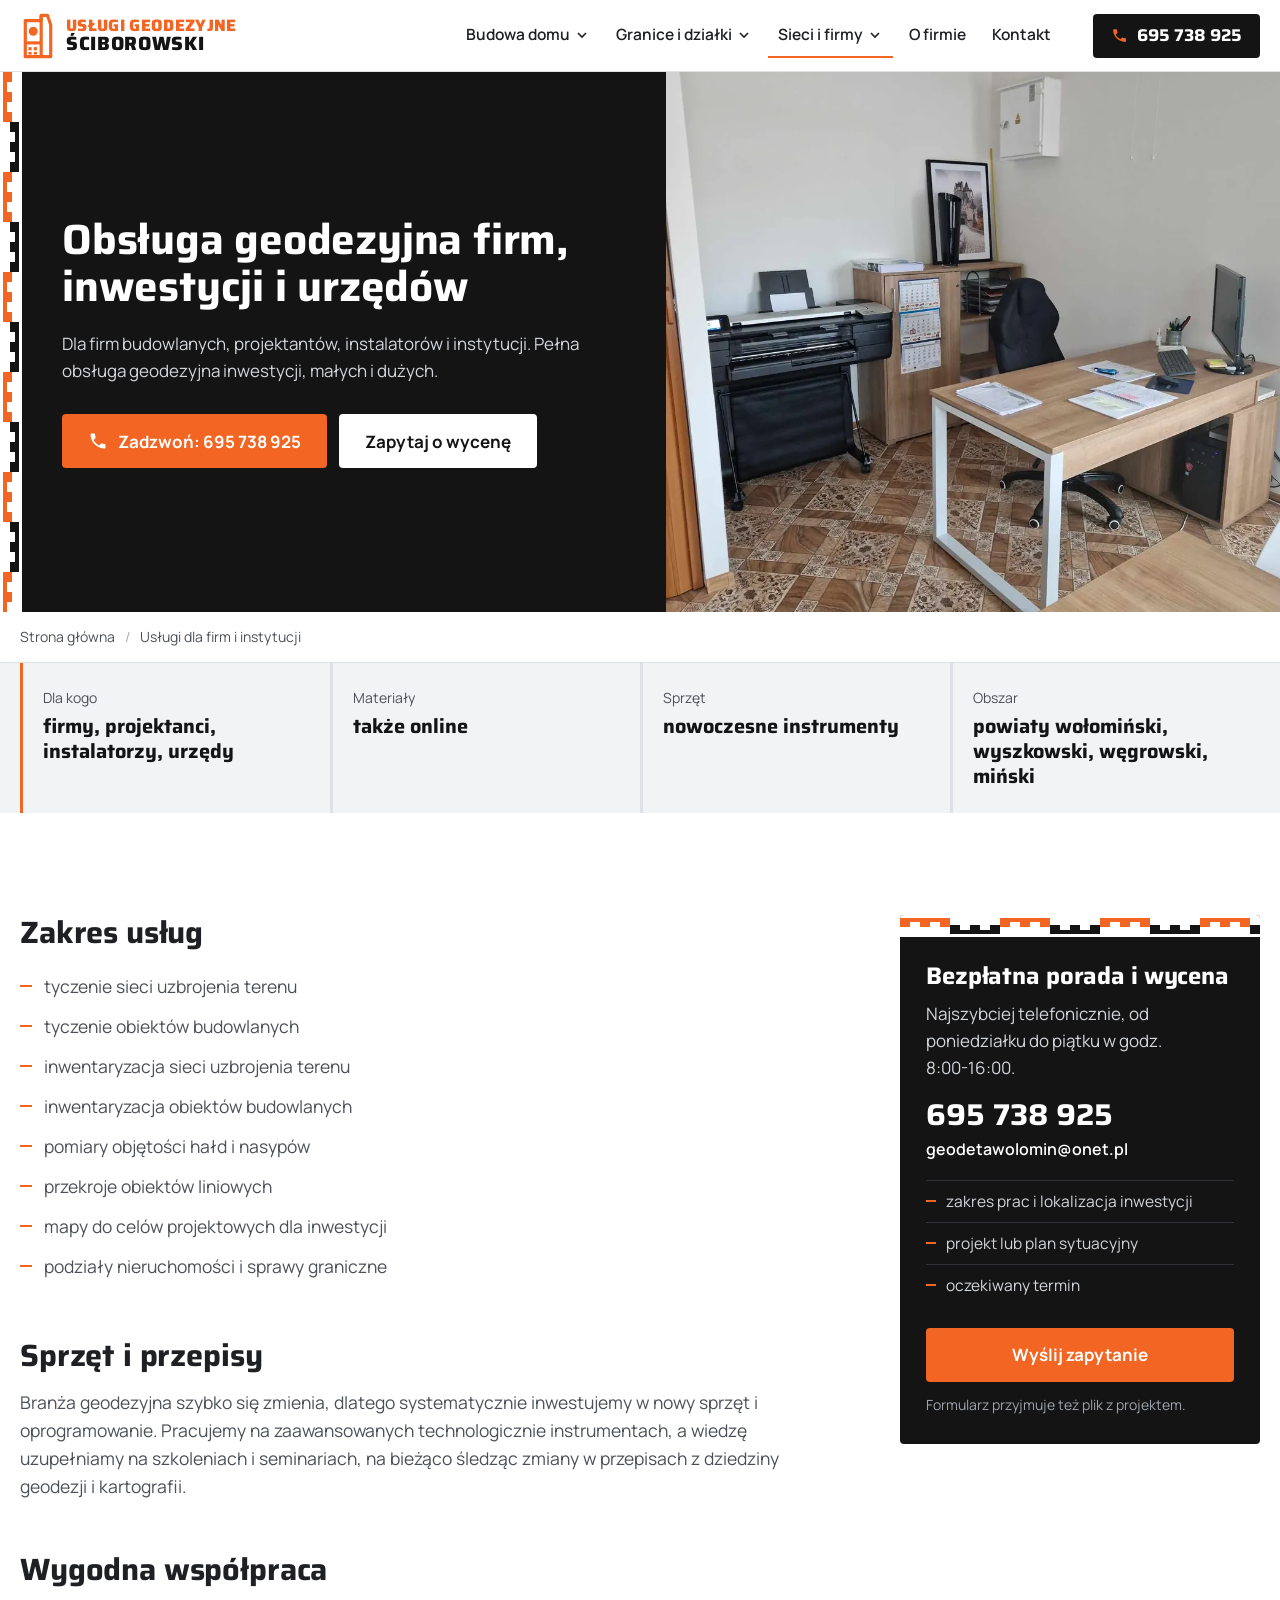
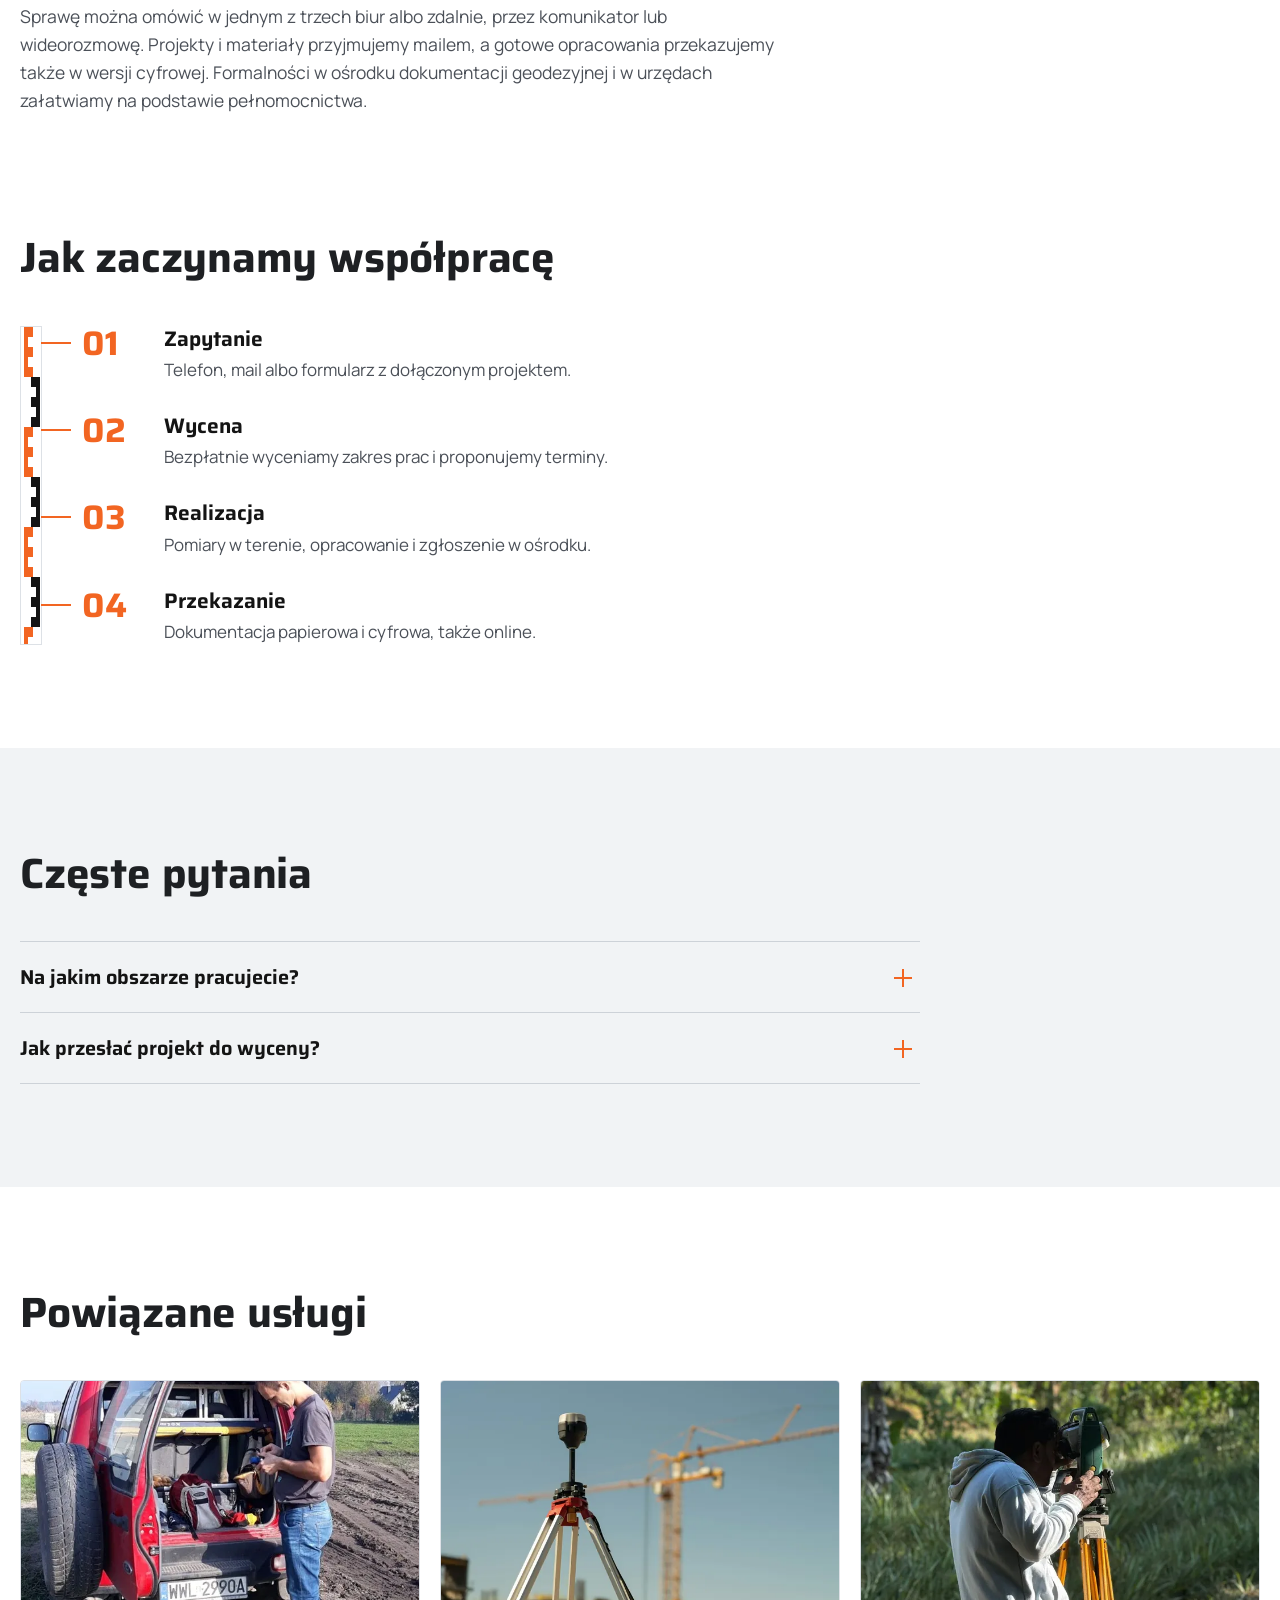
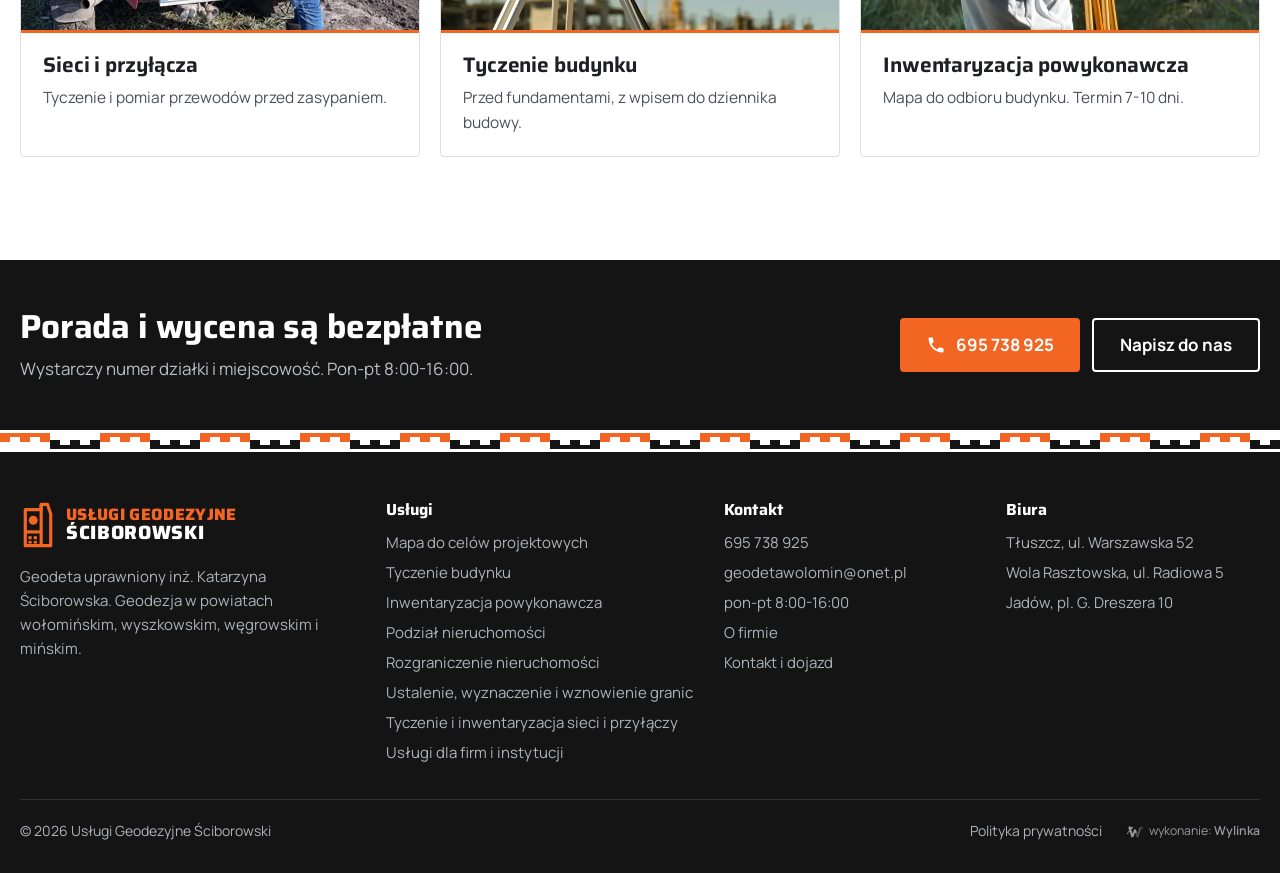
<file: dla-firm-i-instytucji.html>
<!doctype html>
<html lang="pl">
<head>
<meta charset="utf-8">
<meta name="viewport" content="width=device-width,initial-scale=1,viewport-fit=cover">
<meta name="robots" content="noindex, nofollow" data-podglad>
<title>Obsługa geodezyjna firm, inwestycji i urzędów - geodeta Wołomin, Tłuszcz, Jadów</title>
<meta name="description" content="Geodezyjna obsługa inwestycji dla firm, projektantów, instalatorów i urzędów: tyczenie sieci i obiektów, inwentaryzacje, objętość hałd i nasypów, przekroje obiektów liniowych.">
<link rel="canonical" href="https://geodeta-wolomin.com.pl/dla-firm-i-instytucji/">
<meta property="og:title" content="Obsługa geodezyjna firm, inwestycji i urzędów - geodeta Wołomin, Tłuszcz, Jadów">
<meta property="og:description" content="Geodezyjna obsługa inwestycji dla firm, projektantów, instalatorów i urzędów: tyczenie sieci i obiektów, inwentaryzacje, objętość hałd i nasypów, przekroje obiektów liniowych.">
<meta property="og:type" content="website">
<meta property="og:locale" content="pl_PL">
<meta name="theme-color" content="#F26522">
<link rel="icon" href="data:image/svg+xml,%3Csvg xmlns='http://www.w3.org/2000/svg' viewBox='0 0 32 32'%3E%3Crect width='32' height='32' rx='6' fill='%23F26522'/%3E%3Cpath d='M9 7h9v4h4v14H9z' fill='none' stroke='%23fff' stroke-width='2.4'/%3E%3Ccircle cx='14' cy='15' r='3' fill='%23fff'/%3E%3C/svg%3E">
<link rel="preload" href="fonts/saira-rdzen.woff2" as="font" type="font/woff2" crossorigin>
<link rel="preload" href="fonts/manrope-rdzen.woff2" as="font" type="font/woff2" crossorigin>
<link rel="preload" as="image" href="img/jadow-biuro2-1000.webp" imagesrcset="img/jadow-biuro2-600.webp 600w, img/jadow-biuro2-1000.webp 1000w" imagesizes="(min-width:901px) min(48vw,1000px), 100vw" fetchpriority="high">
<style>
@font-face{font-family:Saira;font-weight:100 900;font-display:swap;src:url(fonts/saira-rdzen.woff2) format("woff2");unicode-range:U+0020-007E,U+00A0,U+00A9,U+00AB,U+00B0,U+00B7,U+00BB,U+00D3,U+00D7,U+00F3,U+2013-2014,U+2018-2019,U+201C-201E,U+2022,U+2026,U+20AC}
@font-face{font-family:Saira;font-weight:100 900;font-display:swap;src:url(fonts/saira-pl.woff2) format("woff2");unicode-range:U+0104-0107,U+0118-0119,U+0141-0144,U+015A-015B,U+0179-017C}
@font-face{font-family:Manrope;font-weight:400 800;font-display:swap;src:url(fonts/manrope-rdzen.woff2) format("woff2");unicode-range:U+0020-007E,U+00A0,U+00A9,U+00AB,U+00B0,U+00B7,U+00BB,U+00D3,U+00D7,U+00F3,U+2013-2014,U+2018-2019,U+201C-201E,U+2022,U+2026,U+20AC}
@font-face{font-family:Manrope;font-weight:400 800;font-display:swap;src:url(fonts/manrope-pl.woff2) format("woff2");unicode-range:U+0104-0107,U+0118-0119,U+0141-0144,U+015A-015B,U+0179-017C}
:root{--or:#F26522;--or-d:#C84B0C;--cz:#141414;--tx:#1E2023;--tx2:#4B5058;--sz:#F1F3F5;--li:#DDE1E6;--hh:72px;--w:1240px;--bok:max(20px,calc((100vw - var(--w))/2 - 8px))}
*{box-sizing:border-box}
html{scroll-behavior:smooth;scroll-padding-top:calc(var(--hh) + 12px);-webkit-text-size-adjust:100%}
body{margin:0;background:#fff;color:var(--tx);font:400 17px/1.6 Manrope,"Segoe UI",Arial,sans-serif;overflow-x:hidden}
img{max-width:100%;height:auto;display:block}
a{color:inherit}
h1,h2,h3{font-family:Saira,"Arial Narrow",Arial,sans-serif;font-weight:700;line-height:1.12;margin:0;letter-spacing:-.005em}
h2{font-size:clamp(30px,3.3vw,46px)}
h3{font-size:22px;font-weight:650}
p{margin:0 0 1em}
.nw{white-space:nowrap}
.wrap{width:min(var(--w),100% - 40px);margin-inline:auto}
.btn{display:inline-flex;align-items:center;justify-content:center;gap:10px;min-height:54px;padding:0 26px;background:var(--or);color:#fff;font:700 17px/1 Manrope,Arial,sans-serif;text-decoration:none;border:0;border-radius:4px;cursor:pointer;transition:background .2s,color .2s,border-color .2s}
.btn:hover{background:var(--or-d)}
.btn svg{width:20px;height:20px;flex:none}
.btn.jasny{background:#fff;color:var(--cz)}
.btn.jasny:hover{background:#ffe9dc}
.btn.ramka{background:transparent;color:var(--cz);border:2px solid var(--cz)}
.btn.ramka:hover{background:var(--cz);color:#fff}
.btn.ramka-j{background:transparent;color:#fff;border:2px solid #fff}
.btn.ramka-j:hover{background:#fff;color:var(--cz)}
.przyciski{display:flex;flex-wrap:wrap;gap:12px}
/* lata niwelacyjna - motyw z logo i ikony strony */
.lata-v{background:#fff url("data:image/svg+xml,%3Csvg xmlns='http://www.w3.org/2000/svg' width='22' height='100'%3E%3Cg fill='%23F26522'%3E%3Crect x='3' y='0' width='9' height='10'/%3E%3Crect x='3' y='20' width='9' height='10'/%3E%3Crect x='3' y='40' width='9' height='10'/%3E%3Crect x='3' y='0' width='4' height='50'/%3E%3C/g%3E%3Cg fill='%23141414'%3E%3Crect x='10' y='50' width='9' height='10'/%3E%3Crect x='10' y='70' width='9' height='10'/%3E%3Crect x='10' y='90' width='9' height='10'/%3E%3Crect x='15' y='50' width='4' height='50'/%3E%3C/g%3E%3C/svg%3E") repeat-y 0 0/22px 100px}
.lata-h{background:#fff url("data:image/svg+xml,%3Csvg xmlns='http://www.w3.org/2000/svg' width='100' height='22'%3E%3Cg fill='%23F26522'%3E%3Crect y='3' x='0' height='9' width='10'/%3E%3Crect y='3' x='20' height='9' width='10'/%3E%3Crect y='3' x='40' height='9' width='10'/%3E%3Crect y='3' x='0' height='4' width='50'/%3E%3C/g%3E%3Cg fill='%23141414'%3E%3Crect y='10' x='50' height='9' width='10'/%3E%3Crect y='10' x='70' height='9' width='10'/%3E%3Crect y='10' x='90' height='9' width='10'/%3E%3Crect y='15' x='50' height='4' width='50'/%3E%3C/g%3E%3C/svg%3E") repeat-x 0 0/100px 22px}

/* naglowek */
.top{position:sticky;top:0;z-index:50;height:var(--hh);background:#fff;border-bottom:1px solid var(--li)}
.top .wrap{height:100%;display:flex;align-items:center;gap:24px}
.logo{display:flex;align-items:center;gap:10px;text-decoration:none;flex:none}
.logo svg{width:36px;height:49px;flex:none}
.logo span{font:800 16.5px/1.02 Saira,Arial,sans-serif;letter-spacing:.02em;color:var(--or);text-transform:uppercase}
.logo b{display:block;color:var(--cz);font-weight:800;font-size:19.2px;letter-spacing:.035em}
.menu{display:flex;align-items:center;gap:6px;margin-left:auto}
.menu .pm,.menu .rozw{display:inline-flex;align-items:center;gap:4px;text-decoration:none;font:600 15.5px/1 Manrope,Arial,sans-serif;color:var(--tx);padding:10px 10px;background:none;border:0;border-bottom:2px solid transparent;cursor:pointer;height:44px}
.menu .rozw svg{width:16px;height:16px;transition:transform .2s}
.menu .pm:hover,.menu .rozw:hover{color:var(--or-d)}
.menu .akt>.rozw,.menu .pm.akt{border-bottom-color:var(--or)}
.grupa{position:relative}
.pod-menu{position:absolute;top:calc(100% + 13px);left:-6px;min-width:300px;background:#fff;border:1px solid var(--li);border-top:3px solid var(--or);box-shadow:0 14px 30px rgba(20,20,20,.12);padding:8px 0;display:none}
.pod-menu::before{content:"";position:absolute;left:0;right:0;top:-17px;height:16px}
.pod-menu a{display:block;padding:11px 20px;text-decoration:none;font-weight:600;font-size:15.5px}
.pod-menu a:hover{background:var(--sz);color:var(--or-d)}
.pod-menu a[aria-current]{color:var(--or-d);box-shadow:inset 3px 0 0 var(--or)}
.grupa:hover .pod-menu,.grupa:focus-within .pod-menu,.grupa.otw .pod-menu{display:block}
.grupa:hover .rozw svg,.grupa.otw .rozw svg{transform:rotate(180deg)}
.top .tel{display:inline-flex;align-items:center;gap:9px;text-decoration:none;font:700 17px/1 Saira,Arial,sans-serif;color:#fff;background:var(--cz);padding:0 18px;height:44px;border-radius:4px;white-space:nowrap;margin-left:8px}
.top .tel svg{width:17px;height:17px;color:var(--or)}
.hb{display:none;width:46px;height:46px;border:0;background:none;padding:11px;cursor:pointer;margin-right:-11px}
.hb i{display:block;height:2px;background:var(--cz);margin:5px 0;transition:transform .25s,opacity .2s}
.hb[aria-expanded=true] i:nth-child(1){transform:translateY(7px) rotate(45deg)}
.hb[aria-expanded=true] i:nth-child(2){opacity:0}
.hb[aria-expanded=true] i:nth-child(3){transform:translateY(-7px) rotate(-45deg)}

/* pierwszy ekran strony glownej */
.hero{position:relative;min-height:calc(100svh - var(--hh));display:flex;align-items:center;color:#fff;overflow:hidden;background:#4f6f86;padding:0}
.hero picture,.hero picture img{position:absolute;inset:0;width:100%;height:100%}
.hero picture img{object-fit:cover;object-position:50% 50%}
.hero::after{content:"";position:absolute;inset:0;background:linear-gradient(90deg,rgba(12,16,14,.80) 0%,rgba(12,16,14,.62) 34%,rgba(12,16,14,.18) 58%,rgba(12,16,14,0) 72%)}
.hero .lata-v{position:absolute;left:0;top:0;bottom:0;width:22px;z-index:2}
.hero-in{position:relative;z-index:3;padding:56px 0 64px}
.hero h1{font-size:clamp(38px,3.9vw,60px);max-width:13.5em;font-weight:700}
.hero .lead{font-size:clamp(17px,1.25vw,20px);max-width:34em;margin:22px 0 32px;color:#EEF1EE}
.hero .pod{margin:16px 0 0;font-size:15px;color:#DCE2DD}

/* pierwszy ekran podstron: ciemny blok z lata + zdjecie do krawedzi */
.ph{display:grid;grid-template-columns:minmax(0,1fr) minmax(0,min(48vw,1000px));background:var(--cz);color:#fff;min-height:min(540px,calc(100svh - var(--hh)))}
.ph-txt{position:relative;padding:64px clamp(28px,4vw,64px) 64px max(62px,var(--bok));display:flex;flex-direction:column;justify-content:center}
.ph-txt .lata-v{position:absolute;left:0;top:0;bottom:0;width:22px}
.ph h1{font-size:clamp(34px,3.3vw,52px);max-width:15em}
.ph .lead{font-size:clamp(17px,1.2vw,19.5px);color:#D3D7DC;max-width:36em;margin:20px 0 30px}
.ph-img{position:relative;overflow:hidden;background:#2a2c30}
.ph-img img{position:absolute;inset:0;width:100%;height:100%;object-fit:cover}
.ph.ram{grid-template-columns:minmax(0,1fr) auto}
.ph.ram .ph-img{background:#1f2124;display:flex;align-items:center;padding:40px max(40px,calc(var(--bok) - 20px)) 40px 40px}
.ph.ram .ph-img img{position:static;width:auto;height:auto;max-height:460px;max-width:360px;border-radius:2px}
.okruszki{border-bottom:1px solid var(--li);font-size:14px;color:var(--tx2)}
.okruszki ol{list-style:none;margin:0 auto;padding:14px 0;display:flex;flex-wrap:wrap;gap:4px 10px}
.okruszki li+li::before{content:"/";margin-right:10px;color:#A5ABB3}
.okruszki a{text-decoration:none}
.okruszki a:hover{color:var(--or-d)}

/* fakty pod pierwszym ekranem */
.pas-fakty{background:var(--sz);padding:0}
.pas-fakty dl{margin:0 auto;display:grid;grid-template-columns:repeat(auto-fit,minmax(200px,1fr));gap:0}
.pas-fakty div{padding:24px 24px 24px 20px;border-left:3px solid var(--or)}
.pas-fakty div+div{border-left-color:var(--li)}
.pas-fakty dt{font-size:14px;color:var(--tx2)}
.pas-fakty dd{margin:4px 0 0;font:700 20px/1.25 Saira,Arial,sans-serif;color:var(--cz)}

/* sekcje */
section{padding:clamp(64px,8vw,112px) 0}
.szary{background:var(--sz)}
section.bez-gory{padding-top:0}
.wstep{max-width:760px;margin-bottom:44px}
.wstep p{color:var(--tx2);font-size:18px;margin-top:16px}

/* tresc podstrony */
.tresc{display:grid;grid-template-columns:minmax(0,1fr) 360px;gap:clamp(32px,6vw,88px);align-items:start}
.art{max-width:760px}
.art h2{font-size:clamp(26px,2.4vw,34px);margin:52px 0 16px}
.art h2:first-child{margin-top:0}
.art h3{margin:28px 0 10px}
.art p,.art li{color:var(--tx2);font-size:17.5px}
.art ul{padding:0;margin:0 0 1.2em;list-style:none}
.art ul li{position:relative;padding:6px 0 6px 24px}
.art ul li::before{content:"";position:absolute;left:0;top:19px;width:12px;height:2px;background:var(--or)}
.art strong{color:var(--tx)}
.art figure{margin:32px 0;border:1px solid var(--li);border-radius:4px;padding:14px;background:#fff;max-width:620px}
.art figure img{margin-inline:auto}
.art figcaption{font-size:14px;color:var(--tx2);margin-top:10px}
.art a{color:var(--or-d);font-weight:600}
.trzy{display:grid;grid-template-columns:repeat(3,minmax(0,1fr));gap:16px;margin:8px 0 12px}
.trzy div{border-top:3px solid var(--or);background:var(--sz);padding:18px 18px 6px}
.trzy h3{margin:0 0 8px;font-size:20px}
.trzy p{font-size:16px}
.bok{position:sticky;top:calc(var(--hh) + 24px);background:var(--cz);color:#D3D7DC;border-radius:4px;overflow:hidden}
.bok .lata-h{height:22px}
.bok-in{padding:26px 26px 28px}
.bok h2{font-size:24px;color:#fff;margin-bottom:10px}
.bok .duzy{display:block;font:700 30px/1.1 Saira,Arial,sans-serif;color:#fff;text-decoration:none;margin:16px 0 4px}
.bok .duzy:hover{color:var(--or)}
.bok .mail{color:#fff;font-weight:600;text-decoration:none;font-size:16px;word-break:break-all}
.bok ul{list-style:none;margin:18px 0 22px;padding:0;font-size:15.5px}
.bok li{padding:8px 0 8px 20px;border-top:1px solid #2f3236;position:relative}
.bok li::before{content:"";position:absolute;left:0;top:19px;width:10px;height:2px;background:var(--or)}
.bok .btn{width:100%}
.bok small{display:block;margin-top:12px;font-size:14px;color:#9EA4AB}

/* kroki na lacie */
.kroki{position:relative;list-style:none;margin:0;padding:0 0 0 62px;counter-reset:k;display:grid;gap:30px;max-width:900px}
.kroki .lata-v{position:absolute;left:0;top:0;bottom:0;width:22px;border:1px solid var(--li)}
.kroki li{position:relative;counter-increment:k;display:grid;grid-template-columns:64px minmax(0,1fr);gap:4px 18px}
.kroki li::before{content:counter(k,decimal-leading-zero);font:700 34px/1 Saira,Arial,sans-serif;color:var(--or)}
.kroki li::after{content:"";position:absolute;left:-41px;top:16px;width:30px;height:2px;background:var(--or)}
.kroki b{display:block;font:650 21px/1.25 Saira,Arial,sans-serif;color:var(--cz);margin-bottom:4px}
.kroki span{color:var(--tx2)}

/* pytania */
.faq{max-width:900px}
.faq details{border-bottom:1px solid #CDD2D8;background:none}
.faq details:first-of-type{border-top:1px solid #CDD2D8}
.faq summary{list-style:none;cursor:pointer;padding:22px 52px 22px 0;position:relative;font:650 20px/1.3 Saira,Arial,sans-serif;color:var(--cz)}
.faq summary::-webkit-details-marker{display:none}
.faq summary::before,.faq summary::after{content:"";position:absolute;right:8px;top:50%;width:18px;height:2px;background:var(--or);transition:transform .2s}
.faq summary::after{transform:rotate(90deg)}
.faq details[open] summary::after{transform:rotate(0)}
.faq details p{color:var(--tx2);margin:0 0 22px;max-width:46em}

/* powiazane uslugi */
.karty{display:grid;grid-template-columns:repeat(3,minmax(0,1fr));gap:20px}
.karta{display:flex;flex-direction:column;text-decoration:none;background:#fff;border:1px solid var(--li);border-radius:4px;overflow:hidden;transition:border-color .2s,transform .2s}
.karta:hover{border-color:var(--or);transform:translateY(-2px)}
.karta figure{margin:0;aspect-ratio:16/10;overflow:hidden;background:var(--li)}
.karta figure img{width:100%;height:100%;object-fit:cover}
.karta div{padding:20px 22px 22px;border-top:3px solid var(--or)}
.karta h3{font-size:21px;margin-bottom:8px}
.karta p{color:var(--tx2);font-size:15.5px;margin:0}

/* pas z telefonem */
.pas-cta{background:var(--cz);color:#fff;padding:0}
.pas-cta .wrap{display:flex;flex-wrap:wrap;align-items:center;justify-content:space-between;gap:24px;padding:48px 0}
.pas-cta h2{font-size:clamp(26px,2.6vw,38px)}
.pas-cta p{color:#B9BEC5;margin:10px 0 0}

/* budowa - trzy pomiary na lacie (strona glowna) */
.etapy{position:relative;display:grid;gap:56px;padding-left:62px}
.etapy .lata-v{position:absolute;left:0;top:0;bottom:0;width:22px;border:1px solid var(--li)}
.etap{position:relative;display:grid;grid-template-columns:minmax(0,1.05fr) minmax(0,1fr);gap:clamp(24px,4vw,56px);align-items:center}
.etap::before{content:"";position:absolute;left:-41px;top:50%;width:30px;height:2px;background:var(--or)}
.etap figure{margin:0;aspect-ratio:4/3;overflow:hidden;border-radius:4px;background:var(--li)}
.etap figure img{width:100%;height:100%;object-fit:cover;transition:transform .4s}
.etap figure a:hover img{transform:scale(1.03)}
.etap .kiedy{font-weight:700;color:var(--or-d);font-size:15px;margin:0 0 8px}
.etap h3{font-size:clamp(24px,2.2vw,30px);margin-bottom:14px}
.etap h3 a{text-decoration:none}
.etap h3 a:hover{color:var(--or-d)}
.etap p{color:var(--tx2)}
.fakty{display:flex;flex-wrap:wrap;gap:8px 28px;margin:18px 0 22px;padding:16px 0 0;border-top:1px solid var(--li);font-size:15.5px}
.fakty div{min-width:0}
.fakty dt{color:var(--tx2);font-size:13.5px}
.fakty dd{margin:0;font-weight:700}
.btn.maly{min-height:46px;font-size:15.5px;padding:0 20px}

/* granice - ciemna sekcja */
.ciemna{background:var(--cz);color:#E9EBEE}
.ciemna .wstep p{color:#B9BEC5}
.gr{display:grid;grid-template-columns:minmax(0,1fr) minmax(0,1.25fr);gap:clamp(28px,5vw,72px);align-items:start}
.gr figure{margin:0;border-radius:4px;overflow:hidden}
.gr figure img{width:100%;aspect-ratio:3/4;object-fit:cover;object-position:50% 40%}
.lista{list-style:none;margin:0;padding:0;border-top:1px solid #33363b}
.lista li{border-bottom:1px solid #33363b}
.lista a{padding:22px 40px 22px 0;display:grid;grid-template-columns:minmax(0,15em) minmax(0,1fr);gap:8px 28px;text-decoration:none;position:relative}
.lista a::after{content:"";position:absolute;right:6px;top:50%;width:10px;height:10px;border-top:2px solid var(--or);border-right:2px solid var(--or);transform:translateY(-50%) rotate(45deg);transition:right .2s}
.lista a:hover::after{right:0}
.lista a:hover b{color:var(--or)}
.lista b{font:650 21px/1.25 Saira,Arial,sans-serif;color:#fff;transition:color .2s}
.lista span{color:#B9BEC5}
.lista b::before{content:"";display:inline-block;width:10px;height:10px;background:var(--or);margin-right:12px;vertical-align:2px}

/* firmy */
.firmy{display:grid;grid-template-columns:minmax(0,1fr) minmax(0,1fr);gap:clamp(28px,5vw,72px);align-items:center}
.firmy ul{margin:0 0 28px;padding:0;list-style:none;columns:2;column-gap:28px}
.firmy li{break-inside:avoid;padding:12px 0 12px 22px;position:relative;border-bottom:1px solid var(--li);font-weight:600}
.firmy li::before{content:"";position:absolute;left:0;top:21px;width:10px;height:2px;background:var(--or)}
.firmy figure{margin:0;border-radius:4px;overflow:hidden}
.firmy figure img{width:100%;aspect-ratio:4/3;object-fit:cover;object-position:50% 60%}

/* o nas */
.onas{display:grid;grid-template-columns:minmax(0,.8fr) minmax(0,1.2fr);gap:clamp(28px,5vw,72px);align-items:center}
.onas figure{margin:0;max-width:440px}
.onas figure img{width:100%;height:auto;border-radius:4px}
.onas figcaption{font-size:14px;color:var(--tx2);margin-top:10px}
.osoby{display:grid;grid-template-columns:1fr 1fr;gap:24px;margin:28px 0}
.osoby div{border-top:3px solid var(--or);padding-top:14px}
.osoby b{display:block;font:700 19px/1.25 Saira,Arial,sans-serif}
.osoby span{color:var(--tx2);font-size:15.5px}

/* galeria biur */
.galeria{position:relative;margin-bottom:40px}
.tor{display:flex;gap:14px;overflow-x:auto;scroll-snap-type:x mandatory;scrollbar-width:none;cursor:grab;-webkit-overflow-scrolling:touch}
.tor::-webkit-scrollbar{display:none}
.tor.ciag{cursor:grabbing;scroll-snap-type:none}
.tor figure{margin:0;flex:none;scroll-snap-align:start}
.tor img{height:clamp(260px,32vw,420px);width:auto;border-radius:4px;user-select:none;-webkit-user-drag:none}
.tor figcaption{font-size:14px;color:var(--tx2);margin-top:8px}
.strz{display:flex;gap:10px;justify-content:flex-end;margin-top:14px}
.strz button{width:46px;height:46px;border:1px solid var(--li);background:#fff;border-radius:4px;cursor:pointer;display:grid;place-items:center}
.strz button:hover{border-color:var(--or)}
.strz svg{width:20px;height:20px}
.adresy{display:grid;grid-template-columns:repeat(3,minmax(0,1fr));gap:20px}
.adres{background:#fff;border:1px solid var(--li);border-radius:4px;padding:24px;display:flex;flex-direction:column}
.adres h3{font-size:21px;margin-bottom:6px}
.adres p{color:var(--tx2);margin:0 0 16px}
.adres a{margin-top:auto;font-weight:700;color:var(--or-d);text-decoration:none}
.adres a:hover{text-decoration:underline}
.godz{margin-top:22px;color:var(--tx2)}

/* biura z mapami (kontakt) */
.biura{display:grid;gap:28px}
.biuro{display:grid;grid-template-columns:minmax(0,.8fr) minmax(0,1.2fr);border:1px solid var(--li);border-radius:4px;overflow:hidden;background:#fff}
.biuro-txt{padding:28px;border-left:4px solid var(--or)}
.biuro-txt h3{font-size:clamp(24px,2vw,28px);margin-bottom:10px}
.biuro-txt p{color:var(--tx2);margin:0 0 14px}
.biuro iframe{display:block;width:100%;height:100%;min-height:320px;border:0;background:var(--li)}

/* kontakt */
.kont{display:grid;grid-template-columns:minmax(0,.9fr) minmax(0,1.1fr);gap:clamp(28px,5vw,72px);align-items:start}
.kont .duzy{display:block;font:700 clamp(30px,3vw,40px)/1.1 Saira,Arial,sans-serif;color:var(--cz);text-decoration:none;margin:22px 0 6px}
.kont .duzy:hover{color:var(--or-d)}
.kont .mail{font-weight:700;font-size:18px;text-decoration:none;color:var(--or-d)}
.kont ul{padding:0;margin:26px 0 0;list-style:none;color:var(--tx2)}
.kont li{padding:10px 0;border-top:1px solid var(--li)}
form{background:#fff;border:1px solid var(--li);border-radius:4px;padding:clamp(20px,3vw,34px);display:grid;grid-template-columns:1fr 1fr;gap:16px}
label{display:grid;gap:6px;font-size:14.5px;font-weight:600;min-width:0}
label.cala{grid-column:1/-1}
input,select,textarea{font:inherit;font-size:16px;width:100%;padding:12px 14px;border:1px solid #C9CED5;border-radius:4px;background:#fff;color:var(--tx);min-width:0}
input:focus,select:focus,textarea:focus{outline:2px solid var(--or);outline-offset:0;border-color:var(--or)}
textarea{min-height:110px;resize:vertical}
input[type=file]{padding:9px;font-size:14.5px}
form .btn{grid-column:1/-1;width:100%}
.zgoda{grid-column:1/-1;display:flex;gap:10px;align-items:flex-start;font-weight:400;font-size:14px;color:var(--tx2)}
.zgoda input{width:20px;height:20px;flex:none;margin-top:2px;accent-color:var(--or)}
.zgoda a{color:var(--or-d)}
.info{grid-column:1/-1;margin:0;font-size:14px;color:var(--tx2);min-height:1.4em}

/* polityka */
.prawne{max-width:820px}
.prawne h2{font-size:26px;margin:40px 0 12px}
.prawne p,.prawne li{color:var(--tx2)}

/* stopka */
.stopka{background:var(--cz);color:#AEB3BA;font-size:15px}
.stopka .lata-h{height:22px}
.stopka .wrap{display:grid;grid-template-columns:1.2fr 1.1fr .9fr .9fr;gap:28px;padding:48px 0 30px}
.stopka h4{font:700 16px/1.2 Saira,Arial,sans-serif;color:#fff;margin:0 0 12px}
.stopka p{margin:0 0 6px}
.stopka a{text-decoration:none}
.stopka a:hover{color:#fff}
.stopka .logo span{color:var(--or)}
.stopka .logo b{color:#fff}
.stopka .dol{grid-column:1/-1;display:flex;flex-wrap:wrap;align-items:center;justify-content:space-between;gap:12px 24px;border-top:1px solid #2c2f33;padding-top:20px;font-size:14px}
.stopka .dol span{margin-right:auto}
.wylinka-badge{display:inline-flex;align-items:center;gap:.4em;color:inherit;text-decoration:none;font-size:.875em;line-height:1;opacity:.85}
.wylinka-badge:hover,.wylinka-badge:focus-visible{opacity:1}
.wylinka-badge:focus-visible{outline:2px solid currentColor;outline-offset:3px;border-radius:2px}
.wylinka-badge svg{width:18px;height:18px;flex:none;overflow:visible}
.wylinka-badge b{font-weight:600}
.wylinka-badge .wy-old{opacity:.45;transform-origin:40px 30px;transition:transform .32s cubic-bezier(.3,.7,.4,1),opacity .32s ease-out}
.wylinka-badge .wy-pod{opacity:0;transition:opacity .2s ease-out .08s}
.wylinka-badge:hover .wy-old,.wylinka-badge:focus-visible .wy-old{transform:translate(9px,7px) rotate(9deg);opacity:0}
.wylinka-badge:hover .wy-pod,.wylinka-badge:focus-visible .wy-pod{opacity:1}
@media (prefers-reduced-motion:reduce){.wylinka-badge .wy-old,.wylinka-badge .wy-pod{transition:none}.wylinka-badge:hover .wy-old,.wylinka-badge:focus-visible .wy-old{transform:none;opacity:.45}.wylinka-badge:hover .wy-pod,.wylinka-badge:focus-visible .wy-pod{opacity:0}}

/* pasek na telefonie */
.mob{display:none}

@media (max-width:1180px){
 .menu .pm,.menu .rozw{font-size:15px;padding:10px 7px}
 .top .tel span{display:none}.top .tel{padding:0 13px}
}
@media (max-width:980px){
 .menu{position:fixed;top:var(--hh);left:0;right:0;bottom:0;background:#fff;flex-direction:column;align-items:stretch;gap:0;padding:8px 20px 40px;transform:translateX(100%);transition:transform .28s;overflow:auto}
 .menu.otw{transform:none}
 .menu .pm{font:650 22px/1.3 Saira,Arial,sans-serif;padding:16px 0;height:auto;border-bottom:1px solid var(--li)}
 .menu .pm.akt{color:var(--or-d);border-bottom-color:var(--li)}
 .grupa{border-bottom:1px solid var(--li);padding:14px 0 10px}
 .menu .rozw{font:650 14px/1.3 Manrope,Arial,sans-serif;color:var(--tx2);padding:0;height:auto;border:0;cursor:default;pointer-events:none}
 .menu .rozw svg{display:none}
 .pod-menu{display:block;position:static;box-shadow:none;border:0;padding:4px 0 0;min-width:0}
 .pod-menu::before{display:none}
 .pod-menu a{font:650 20px/1.3 Saira,Arial,sans-serif;padding:9px 0}
 .pod-menu a[aria-current]{box-shadow:none;padding-left:14px;border-left:3px solid var(--or)}
 .hb{display:block}
 .top .tel{margin-left:auto;height:42px}
 .tresc{grid-template-columns:minmax(0,1fr)}
 .bok{position:static;max-width:560px}
 .karty{grid-template-columns:minmax(0,1fr) minmax(0,1fr)}
 .biuro{grid-template-columns:minmax(0,1fr)}
 .biuro iframe{height:300px;min-height:0}
}
@media (max-width:900px){
 .etap,.gr,.firmy,.onas,.kont{grid-template-columns:minmax(0,1fr)}
 .gr figure img{aspect-ratio:16/10}
 .adresy{grid-template-columns:minmax(0,1fr)}
 .stopka .wrap{grid-template-columns:1fr 1fr}
 .stopka .st-firma{grid-column:1/-1}
 .ph{grid-template-columns:minmax(0,1fr);min-height:0}
 .ph-img{order:-1;aspect-ratio:16/8;max-height:34svh;width:100%}
 .ph.ram{grid-template-columns:minmax(0,1fr)}
 .ph.ram .ph-img{padding:0;display:block}
 .ph.ram .ph-img img{position:absolute;inset:0;width:100%;height:100%;max-width:none;max-height:none;object-fit:cover;border-radius:0}
 .ph-txt{padding:40px 20px 44px 62px}
 .trzy{grid-template-columns:minmax(0,1fr)}
}
@media (max-width:760px){
 :root{--hh:62px}
 body{font-size:16.5px}
 .wrap{width:calc(100% - 32px)}
 .logo svg{width:28px;height:38px}
 .logo span{font-size:12.6px}.logo b{font-size:14.6px}
 .top .tel{width:42px;padding:0;justify-content:center}
 .hero{flex-direction:column;align-items:stretch;background:var(--cz)}
 .hero picture{position:relative;inset:auto;flex:1 1 auto;min-height:180px;height:auto;width:100%}
 .hero picture img{object-position:68% 60%}
 .hero picture::after{content:"";position:absolute;left:0;right:0;bottom:0;height:40%;background:linear-gradient(180deg,rgba(20,20,20,0),rgba(20,20,20,.85))}
 .hero::after{display:none}
 .hero .lata-v{display:none}
 .hero-in{padding:22px 0 26px;margin-top:-1px}
 .hero h1{font-size:clamp(29px,min(8.2vw,5.1svh),40px)}
 .hero .lead{font-size:clamp(15.5px,min(4.2vw,2.5svh),17px);margin:14px 0 24px;line-height:1.5}
 .hero .btn{width:100%}
 .hero .pod{font-size:14px;margin-top:12px}
 .ph-img{aspect-ratio:16/9;max-height:30svh}
 .ph-img img{object-position:50% 25%}
 .ph-txt{padding:24px 16px 28px}
 .ph-txt .lata-v{display:none}
 .ph h1{font-size:clamp(26px,min(7.4vw,4.6svh),34px)}
 .ph .lead{font-size:clamp(15.5px,min(4.1vw,2.5svh),17px);margin:12px 0 24px;line-height:1.5}
 .ph .przyciski{display:grid;grid-template-columns:1fr 1fr;gap:10px}
 .ph .btn{min-height:50px;padding:0 10px;font-size:15.5px}
 .ph .nr{display:none}
 .pas-fakty dl{grid-template-columns:1fr 1fr}
 .pas-fakty div{padding:16px 12px 16px 14px;border-left:3px solid var(--or)!important;border-bottom:1px solid var(--li)}
 .pas-fakty dd{font-size:17px}
 .art h2{margin-top:40px}
 .art p,.art li{font-size:16.5px}
 .kroki{padding-left:36px;gap:24px}
 .kroki .lata-v{width:16px;background-size:16px 72px}
 .kroki li{grid-template-columns:minmax(0,1fr)}
 .kroki li::before{font-size:26px}
 .kroki li::after{left:-22px;top:12px;width:16px}
 .faq summary{font-size:18px}
 .karty{grid-template-columns:minmax(0,1fr)}
 .karta{flex-direction:row}
 .karta figure{flex:0 0 38%;aspect-ratio:auto;position:relative;min-height:112px}
 .karta figure img{position:absolute;inset:0}
 .karta div{border-top:0;border-left:3px solid var(--or);padding:14px 14px 16px}
 .karta h3{font-size:18.5px}
 .karta p{font-size:14.5px}
 .pas-cta .btn{width:100%}
 .etapy{padding-left:36px;gap:44px}
 .etapy .lata-v{width:16px;background-size:16px 72px}
 .etap::before{left:-22px;top:28px;width:16px}
 .lista a{grid-template-columns:minmax(0,1fr);gap:6px}
 .onas figure{max-width:240px}
 .gr figure img{aspect-ratio:4/3}
 .firmy ul{columns:1}
 .osoby{grid-template-columns:minmax(0,1fr)}
 form{grid-template-columns:minmax(0,1fr)}
 .biuro-txt{padding:22px 20px}
 .stopka .wrap{gap:22px 18px;padding-top:36px}
 .stopka .st-uslugi{grid-column:1/-1}
 .mob{display:grid;grid-template-columns:1fr 1fr;position:fixed;left:0;right:0;bottom:0;z-index:40;background:#fff;border-top:1px solid var(--li);padding:8px 10px calc(8px + env(safe-area-inset-bottom));gap:8px;transform:translateY(110%);transition:transform .25s}
 .mob.widac{transform:none}
 .mob .btn{min-height:48px;padding:0 10px;font-size:15.5px}
 .mob .btn.cz{background:var(--cz)}
 .stopka{padding-bottom:70px}
}
@media (min-width:761px) and (max-height:760px){
 .hero h1{font-size:clamp(34px,3.4vw,50px)}
 .hero .lead{margin:16px 0 24px}
 .hero-in{padding:36px 0 40px}
}
@media (prefers-reduced-motion:reduce){*{transition:none!important;scroll-behavior:auto!important}}

</style>
<script type="application/ld+json">{"@context": "https://schema.org", "@type": "Service", "name": "Usługi dla firm i instytucji", "serviceType": "Usługi dla firm i instytucji", "description": "Geodezyjna obsługa inwestycji dla firm, projektantów, instalatorów i urzędów: tyczenie sieci i obiektów, inwentaryzacje, objętość hałd i nasypów, przekroje obiektów liniowych.", "provider": {"@id": "https://geodeta-wolomin.com.pl/#firma"}, "areaServed": ["powiat wołomiński", "powiat wyszkowski", "powiat węgrowski", "powiat miński"], "url": "https://geodeta-wolomin.com.pl/dla-firm-i-instytucji/"}</script><script type="application/ld+json">{"@context": "https://schema.org", "@type": "BreadcrumbList", "itemListElement": [{"@type": "ListItem", "position": 1, "name": "Strona główna", "item": "https://geodeta-wolomin.com.pl/"}, {"@type": "ListItem", "position": 2, "name": "Usługi dla firm i instytucji", "item": "https://geodeta-wolomin.com.pl/dla-firm-i-instytucji/"}]}</script><script type="application/ld+json">{"@context": "https://schema.org", "@type": "FAQPage", "mainEntity": [{"@type": "Question", "name": "Na jakim obszarze pracujecie?", "acceptedAnswer": {"@type": "Answer", "text": "Głównie w powiatach wołomińskim, wyszkowskim, węgrowskim i mińskim."}}, {"@type": "Question", "name": "Jak przesłać projekt do wyceny?", "acceptedAnswer": {"@type": "Answer", "text": "Mailem na geodetawolomin@onet.pl albo przez formularz na stronie kontaktu, który przyjmuje pliki PDF i zdjęcia."}}]}</script>
</head>
<body class="">
<svg width="0" height="0" style="position:absolute" aria-hidden="true">
 <symbol id="instr" viewBox="0 0 34 46"><g fill="none" stroke="currentColor" stroke-width="3" stroke-linejoin="round"><path d="M5 9h15V4h6l3 9v30H5z"/><path d="M20 4v39"/><path d="M5 30h15"/></g><circle cx="12.5" cy="19" r="4.2" fill="currentColor"/><g fill="currentColor"><rect x="8" y="34" width="3" height="3"/><rect x="13" y="34" width="3" height="3"/><rect x="8" y="38.5" width="3" height="2.5"/><rect x="13" y="38.5" width="3" height="2.5"/></g></symbol>
 <symbol id="tel" viewBox="0 0 24 24"><path fill="currentColor" d="M6.6 10.8a15.1 15.1 0 0 0 6.6 6.6l2.2-2.2c.3-.3.7-.4 1-.2 1.1.4 2.3.6 3.6.6.6 0 1 .4 1 1V20c0 .6-.4 1-1 1C10.6 21 3 13.4 3 4c0-.6.4-1 1-1h3.5c.6 0 1 .4 1 1 0 1.3.2 2.5.6 3.6.1.3 0 .7-.2 1z"/></symbol>
 <symbol id="str" viewBox="0 0 24 24"><path d="M9 5l7 7-7 7" fill="none" stroke="currentColor" stroke-width="2.4"/></symbol>
 <symbol id="dol" viewBox="0 0 24 24"><path d="M6 9l6 6 6-6" fill="none" stroke="currentColor" stroke-width="2.4"/></symbol>
</svg>

<header class="top">
 <div class="wrap">
  <a class="logo" href="./" aria-label="Usługi Geodezyjne Ściborowski - strona główna"><svg style="color:#F26522"><use href="#instr"/></svg><span>Usługi geodezyjne<b>Ściborowski</b></span></a>
  <nav class="menu" id="menu" aria-label="Menu"><div class="grupa"><button type="button" class="rozw" aria-expanded="false">Budowa domu<svg><use href="#dol"/></svg></button><div class="pod-menu"><a href="mapa-do-celow-projektowych">Mapa do celów projektowych</a><a href="tyczenie-budynku">Tyczenie budynku</a><a href="inwentaryzacja-powykonawcza">Inwentaryzacja powykonawcza</a></div></div><div class="grupa"><button type="button" class="rozw" aria-expanded="false">Granice i działki<svg><use href="#dol"/></svg></button><div class="pod-menu"><a href="podzial-nieruchomosci">Podział nieruchomości</a><a href="rozgraniczenie-nieruchomosci">Rozgraniczenie nieruchomości</a><a href="ustalenie-wznowienie-granic">Ustalenie, wyznaczenie i wznowienie granic</a></div></div><div class="grupa akt"><button type="button" class="rozw" aria-expanded="false">Sieci i firmy<svg><use href="#dol"/></svg></button><div class="pod-menu"><a href="tyczenie-inwentaryzacja-sieci">Tyczenie i inwentaryzacja sieci i przyłączy</a><a href="dla-firm-i-instytucji" aria-current="page">Usługi dla firm i instytucji</a></div></div><a class="pm" href="o-firmie">O firmie</a><a class="pm" href="kontakt">Kontakt</a></nav>
  <a class="tel" href="tel:+48695738925" aria-label="Zadzwoń: 695 738 925"><svg><use href="#tel"/></svg><span>695 738 925</span></a>
  <button class="hb" type="button" aria-label="Menu" aria-controls="menu" aria-expanded="false"><i></i><i></i><i></i></button>
 </div>
</header>

<main>
<section class="ph" style="padding:0">
 <div class="ph-txt">
  <div class="lata-v" aria-hidden="true"></div>
  <h1>Obsługa geodezyjna firm, inwestycji i urzędów</h1>
  <p class="lead">Dla firm budowlanych, projektantów, instalatorów i instytucji. Pełna obsługa geodezyjna inwestycji, małych i dużych.</p>
  <div class="przyciski"><a class="btn" href="tel:+48695738925" id="cta"><svg><use href="#tel"/></svg><span>Zadzwoń<span class="nr">: 695 738 925</span></span></a><a class="btn jasny" href="kontakt#formularz">Zapytaj o wycenę</a></div>
 </div>
 <div class="ph-img"><img src="img/jadow-biuro2-1000.webp" srcset="img/jadow-biuro2-600.webp 600w, img/jadow-biuro2-1000.webp 1000w" sizes="(min-width:901px) min(48vw,1000px), 100vw" width="1000" height="1333" alt="Biuro w Jadowie z ploterem i stanowiskiem pracy" fetchpriority="high" decoding="async"></div>
</section><nav class="okruszki" aria-label="Jesteś tutaj"><ol class="wrap"><li><a href="./">Strona główna</a></li><li aria-current="page">Usługi dla firm i instytucji</li></ol></nav><section class="pas-fakty"><dl class="wrap"><div><dt>Dla kogo</dt><dd>firmy, projektanci, instalatorzy, urzędy</dd></div><div><dt>Materiały</dt><dd>także online</dd></div><div><dt>Sprzęt</dt><dd>nowoczesne instrumenty</dd></div><div><dt>Obszar</dt><dd>powiaty wołomiński, wyszkowski, węgrowski, miński</dd></div></dl></section>
<section>
 <div class="wrap tresc">
  <article class="art"><h2>Zakres usług</h2>
<ul>
<li>tyczenie sieci uzbrojenia terenu</li>
<li>tyczenie obiektów budowlanych</li>
<li>inwentaryzacja sieci uzbrojenia terenu</li>
<li>inwentaryzacja obiektów budowlanych</li>
<li>pomiary objętości hałd i nasypów</li>
<li>przekroje obiektów liniowych</li>
<li>mapy do celów projektowych dla inwestycji</li>
<li>podziały nieruchomości i sprawy graniczne</li>
</ul>
<h2>Sprzęt i przepisy</h2>
<p>Branża geodezyjna szybko się zmienia, dlatego systematycznie inwestujemy w nowy sprzęt i oprogramowanie. Pracujemy na zaawansowanych technologicznie instrumentach, a wiedzę uzupełniamy na szkoleniach i seminariach, na bieżąco śledząc zmiany w przepisach z dziedziny geodezji i kartografii.</p>
<h2>Wygodna współpraca</h2>
<p>Sprawę można omówić w jednym z trzech biur albo zdalnie, przez komunikator lub wideorozmowę. Projekty i materiały przyjmujemy mailem, a gotowe opracowania przekazujemy także w wersji cyfrowej. Formalności w ośrodku dokumentacji geodezyjnej i w urzędach załatwiamy na podstawie pełnomocnictwa.</p></article>
  <aside class="bok">
 <div class="lata-h" aria-hidden="true"></div>
 <div class="bok-in">
  <h2>Bezpłatna porada i wycena</h2>
  <p style="margin:0">Najszybciej telefonicznie, od poniedziałku do piątku w godz. <span class="nw">8:00-16:00</span>.</p>
  <a class="duzy" href="tel:+48695738925">695 738 925</a>
  <a class="mail" href="mailto:geodetawolomin@onet.pl">geodetawolomin@onet.pl</a>
  <ul><li>zakres prac i lokalizacja inwestycji</li><li>projekt lub plan sytuacyjny</li><li>oczekiwany termin</li></ul>
  <a class="btn" href="kontakt#formularz">Wyślij zapytanie</a>
  <small>Formularz przyjmuje też plik z projektem.</small>
 </div>
</aside>
 </div>
</section>
<section class="bez-gory">
 <div class="wrap">
  <div class="wstep"><h2>Jak zaczynamy współpracę</h2></div>
  <ol class="kroki"><div class="lata-v" aria-hidden="true"></div><li><div><b>Zapytanie</b><span>Telefon, mail albo formularz z dołączonym projektem.</span></div></li><li><div><b>Wycena</b><span>Bezpłatnie wyceniamy zakres prac i proponujemy terminy.</span></div></li><li><div><b>Realizacja</b><span>Pomiary w terenie, opracowanie i zgłoszenie w ośrodku.</span></div></li><li><div><b>Przekazanie</b><span>Dokumentacja papierowa i cyfrowa, także online.</span></div></li></ol>
 </div>
</section><section class="szary">
 <div class="wrap">
  <div class="wstep"><h2>Częste pytania</h2></div>
  <div class="faq"><details><summary>Na jakim obszarze pracujecie?</summary><p>Głównie w powiatach wołomińskim, wyszkowskim, węgrowskim i mińskim.</p></details><details><summary>Jak przesłać projekt do wyceny?</summary><p>Mailem na geodetawolomin@onet.pl albo przez formularz na stronie kontaktu, który przyjmuje pliki PDF i zdjęcia.</p></details></div>
 </div>
</section><section>
 <div class="wrap">
  <div class="wstep"><h2>Powiązane usługi</h2></div>
  <div class="karty"><a class="karta" href="tyczenie-inwentaryzacja-sieci"><figure><img src="img/teren-600.webp" srcset="img/teren-600.webp 600w" sizes="(min-width:981px) 400px, (min-width:761px) 46vw, 38vw" width="600" height="800" alt="Pomiar odbiornikiem GNSS w terenie" loading="lazy" decoding="async"></figure><div><h3>Sieci i przyłącza</h3><p>Tyczenie i pomiar przewodów przed zasypaniem.</p></div></a><a class="karta" href="tyczenie-budynku"><figure><img src="img/tyczenie-1200.webp" srcset="img/tyczenie-700.webp 700w, img/tyczenie-1200.webp 1200w" sizes="(min-width:981px) 400px, (min-width:761px) 46vw, 38vw" width="1200" height="900" alt="Statyw geodezyjny na placu budowy" loading="lazy" decoding="async"></figure><div><h3>Tyczenie budynku</h3><p>Przed fundamentami, z wpisem do dziennika budowy.</p></div></a><a class="karta" href="inwentaryzacja-powykonawcza"><figure><img src="img/pomiar-1600.webp" srcset="img/pomiar-700.webp 700w, img/pomiar-1200.webp 1200w, img/pomiar-1600.webp 1600w" sizes="(min-width:981px) 400px, (min-width:761px) 46vw, 38vw" width="1600" height="1200" alt="Geodeta przy tachimetrze" loading="lazy" decoding="async"></figure><div><h3>Inwentaryzacja powykonawcza</h3><p>Mapa do odbioru budynku. Termin 7-10 dni.</p></div></a></div>
 </div>
</section><section class="pas-cta">
 <div class="wrap">
  <div><h2>Porada i wycena są bezpłatne</h2><p>Wystarczy numer działki i miejscowość. Pon-pt <span class="nw">8:00-16:00</span>.</p></div>
  <div class="przyciski"><a class="btn" href="tel:+48695738925"><svg><use href="#tel"/></svg>695 738 925</a><a class="btn ramka-j" href="kontakt#formularz">Napisz do nas</a></div>
 </div>
</section>
</main>

<footer class="stopka">
 <div class="lata-h" aria-hidden="true"></div>
 <div class="wrap">
  <div class="st-firma">
   <a class="logo" href="./"><svg style="color:#F26522"><use href="#instr"/></svg><span>Usługi geodezyjne<b>Ściborowski</b></span></a>
   <p style="margin-top:16px">Geodeta uprawniony inż. Katarzyna Ściborowska. Geodezja w powiatach wołomińskim, wyszkowskim, węgrowskim i mińskim.</p>
  </div>
  <div class="st-uslugi"><h4>Usługi</h4><p><a href="mapa-do-celow-projektowych">Mapa do celów projektowych</a></p><p><a href="tyczenie-budynku">Tyczenie budynku</a></p><p><a href="inwentaryzacja-powykonawcza">Inwentaryzacja powykonawcza</a></p><p><a href="podzial-nieruchomosci">Podział nieruchomości</a></p><p><a href="rozgraniczenie-nieruchomosci">Rozgraniczenie nieruchomości</a></p><p><a href="ustalenie-wznowienie-granic">Ustalenie, wyznaczenie i wznowienie granic</a></p><p><a href="tyczenie-inwentaryzacja-sieci">Tyczenie i inwentaryzacja sieci i przyłączy</a></p><p><a href="dla-firm-i-instytucji">Usługi dla firm i instytucji</a></p></div>
  <div><h4>Kontakt</h4><p><a href="tel:+48695738925">695 738 925</a></p><p><a href="mailto:geodetawolomin@onet.pl">geodetawolomin@onet.pl</a></p><p>pon-pt <span class="nw">8:00-16:00</span></p><p><a href="o-firmie">O firmie</a></p><p><a href="kontakt">Kontakt i dojazd</a></p></div>
  <div><h4>Biura</h4><p>Tłuszcz, ul. Warszawska 52</p><p>Wola Rasztowska, ul. Radiowa 5</p><p>Jadów, pl. G. Dreszera 10</p></div>
  <div class="dol"><span>© 2026 Usługi Geodezyjne Ściborowski</span><a href="polityka-prywatnosci">Polityka prywatności</a><a class="wylinka-badge" href="https://wylinka.pl/?utm_source=geodeta-wolomin.com.pl&amp;utm_medium=stopka&amp;utm_campaign=wykonanie" rel="noopener" title="Strona wykonana przez Wylinka"><svg viewBox="0 0 64 64" aria-hidden="true" focusable="false" fill="currentColor"><path d="M9.8 22.8l-1.2-7.9 2.2-3.7 15.5 4.6-.5 1.5-7.2 5.5 4.7 15.6 5-15.6 7 0 4.1 12.7-4.2-.9-2.6 1.8-.8-2.2-5.3 15.6-4.3 0 .4 .2-2.1 2.8-1.3-1.1 1.1-1.4-3.1 .2-.1-1.7 2.2-.1-5.7-16.5-4.8 .6-.8 3.1 0 .5-.3 .5 .8 2.2-1.6 .5-.4-1.3-.8 1.6-1.5-.8 .8-1.6-1.4 .6-.6-1.6 2.3-.8 .2-.4 1.3-4.8 5.9-.8-2.4-6.9zM15.2 13.7l-.1-.4-.4 .8-.1 .8 .1 1 .1 .4 .3 .7 .3-.9 .1-.7 0-.8z"/><path class="wy-pod" d="M37.1 49.8l-4.5-13.3 2.6-1.8 4.2 .9 .9 2.8 3-9.7 0-.5 .1-.8 3.2-8.4 .5-1 .6-1 .9-1.1 1.3-1 1.1-.7 1.4-.5 1.4-.3 .7 0 .9 0 1.2 .3 1.4 .6 .8 .5 .7 .7 .6 .7 .5 .9 .3 .9 .1 .9 0 .8-.2 .9-.5 .9-.5 .6-.7 .5-.7 .3-.1-.1 0-.1 .5-.5 .3-.7 .2-.5 0-.6-.1-.6-.3-.7-.4-.5-.4-.4-.5-.3-.6-.3-.7 0-.7 .1-.6 .1-.5 .4-.5 .5-.3 .5-.2 .7-.1 1.5-1.4 5.1-.8 3.3-.3 .7-.5 .7-6 17.5 1.9 .1-.1 1.7-3.1-.2 1.1 1.4-1.3 1.1-2.1-2.8 .4-.2z"/><path class="wy-old" d="M40.8 50l.4-.2-4.1 0-4.2-12.5 2.5-1.7 4.3 .9 .6 1.9 .6-1.6 0-.3 2.4-7.8 0-.5 .1-.8 3.2-8.4 .4-.8 .6-.9 .9-1.2 .9-.9 1.3-.8 1.4-.6 1.2-.3 1.4-.1 1.3 .1 .6 .2 .8 .3 1.1 .6 .9 .7 .7 .9 .5 .9 .3 .9 .1 1.1-.1 .9-.3 .9-.4 .7-.6 .7-.6 .4-.6 .2-.1-.1 0-.1 .5-.5 .3-.7 .2-.5 0-.5-.1-.6-.2-.6-.3-.5-.4-.5-.5-.3-.6-.3-.7-.1-.6 0-.6 .1-.6 .3-.6 .5-.3 .4-.2 .5-.1 .5-.1 1.5-1.4 5.1-.8 3.3-.3 .7-.5 .7-6 17.5 1.9 .1-.1 1.7-3.1-.2 1.1 1.4-1.3 1.1zM49.6 17.1l.6 1.7-1.5 1.9 .4 .4 1.8-2.1-.7-2.1zM48.1 28.3l.5 1.8-1.7 1.8 .4 .4 1.9-2-.6-2.2zM37.9 41.7l1.7-1.5-.4-.4-1.7 1.4zM42.6 38.7l-1.5 2.8 1.1 2-1.3 2.6 .5 .2 1.5-2.8-1.1-2 1.4-2.5z"/></svg><span>wykonanie: <b>Wylinka</b></span></a></div>
 </div>
</footer>

<div class="mob" id="mob"><a class="btn cz" href="tel:+48695738925"><svg><use href="#tel"/></svg>Zadzwoń</a><a class="btn" href="kontakt#formularz">Zapytaj o wycenę</a></div>

<script>
(()=>{
 const hb=document.querySelector('.hb'),menu=document.getElementById('menu');
 const zamknij=()=>{menu.classList.remove('otw');hb.setAttribute('aria-expanded',false);document.body.style.overflow=''};
 hb.addEventListener('click',()=>{const o=menu.classList.toggle('otw');hb.setAttribute('aria-expanded',o);document.body.style.overflow=o?'hidden':''});
 menu.querySelectorAll('a').forEach(a=>a.addEventListener('click',zamknij));
 // rozwijane grupy menu (klik na ekranach dotykowych)
 menu.querySelectorAll('.rozw').forEach(b=>b.addEventListener('click',()=>{const g=b.parentElement,o=!g.classList.contains('otw');menu.querySelectorAll('.grupa').forEach(x=>{x.classList.remove('otw');x.querySelector('.rozw').setAttribute('aria-expanded',false)});g.classList.toggle('otw',o);b.setAttribute('aria-expanded',o)}));
 document.addEventListener('click',e=>{if(!e.target.closest('.grupa'))menu.querySelectorAll('.grupa.otw').forEach(x=>{x.classList.remove('otw');x.querySelector('.rozw').setAttribute('aria-expanded',false)})});
 document.addEventListener('keydown',e=>{if(e.key==='Escape'){menu.querySelectorAll('.grupa.otw').forEach(x=>x.classList.remove('otw'));if(menu.classList.contains('otw'))zamknij()}});
 // pasek Zadzwon/Wycena na telefonie po minieciu pierwszego ekranu
 const mob=document.getElementById('mob'),cta=document.getElementById('cta');
 if(cta&&'IntersectionObserver' in window){new IntersectionObserver(e=>{mob.classList.toggle('widac',!e[0].isIntersecting&&e[0].boundingClientRect.top<0)}).observe(cta)}
 // galeria przesuwana palcem i myszka
 const tor=document.getElementById('tor');
 if(tor){
  document.querySelectorAll('.strz button').forEach(b=>b.addEventListener('click',()=>{tor.scrollBy({left:b.dataset.k*Math.max(280,tor.clientWidth*.6),behavior:'smooth'})}));
  let x0=null,s0=0;
  tor.addEventListener('pointerdown',e=>{if(e.pointerType!=='mouse')return;x0=e.clientX;s0=tor.scrollLeft});
  addEventListener('pointermove',e=>{if(x0===null)return;const d=e.clientX-x0;if(Math.abs(d)>4)tor.classList.add('ciag');tor.scrollLeft=s0-d});
  addEventListener('pointerup',()=>{if(x0===null)return;x0=null;tor.classList.remove('ciag')});
 }
 // formularz: na wersji testowej bez wysylki
 document.querySelectorAll('form.zapytanie').forEach(f=>f.addEventListener('submit',e=>{e.preventDefault();f.querySelector('.info').textContent='Wersja testowa strony: formularz zacznie wysyłać wiadomości po uruchomieniu pod adresem geodeta-wolomin.com.pl. Do tego czasu prosimy o telefon: 695 738 925.'}));
})();

</script>
</body>
</html>
</file>
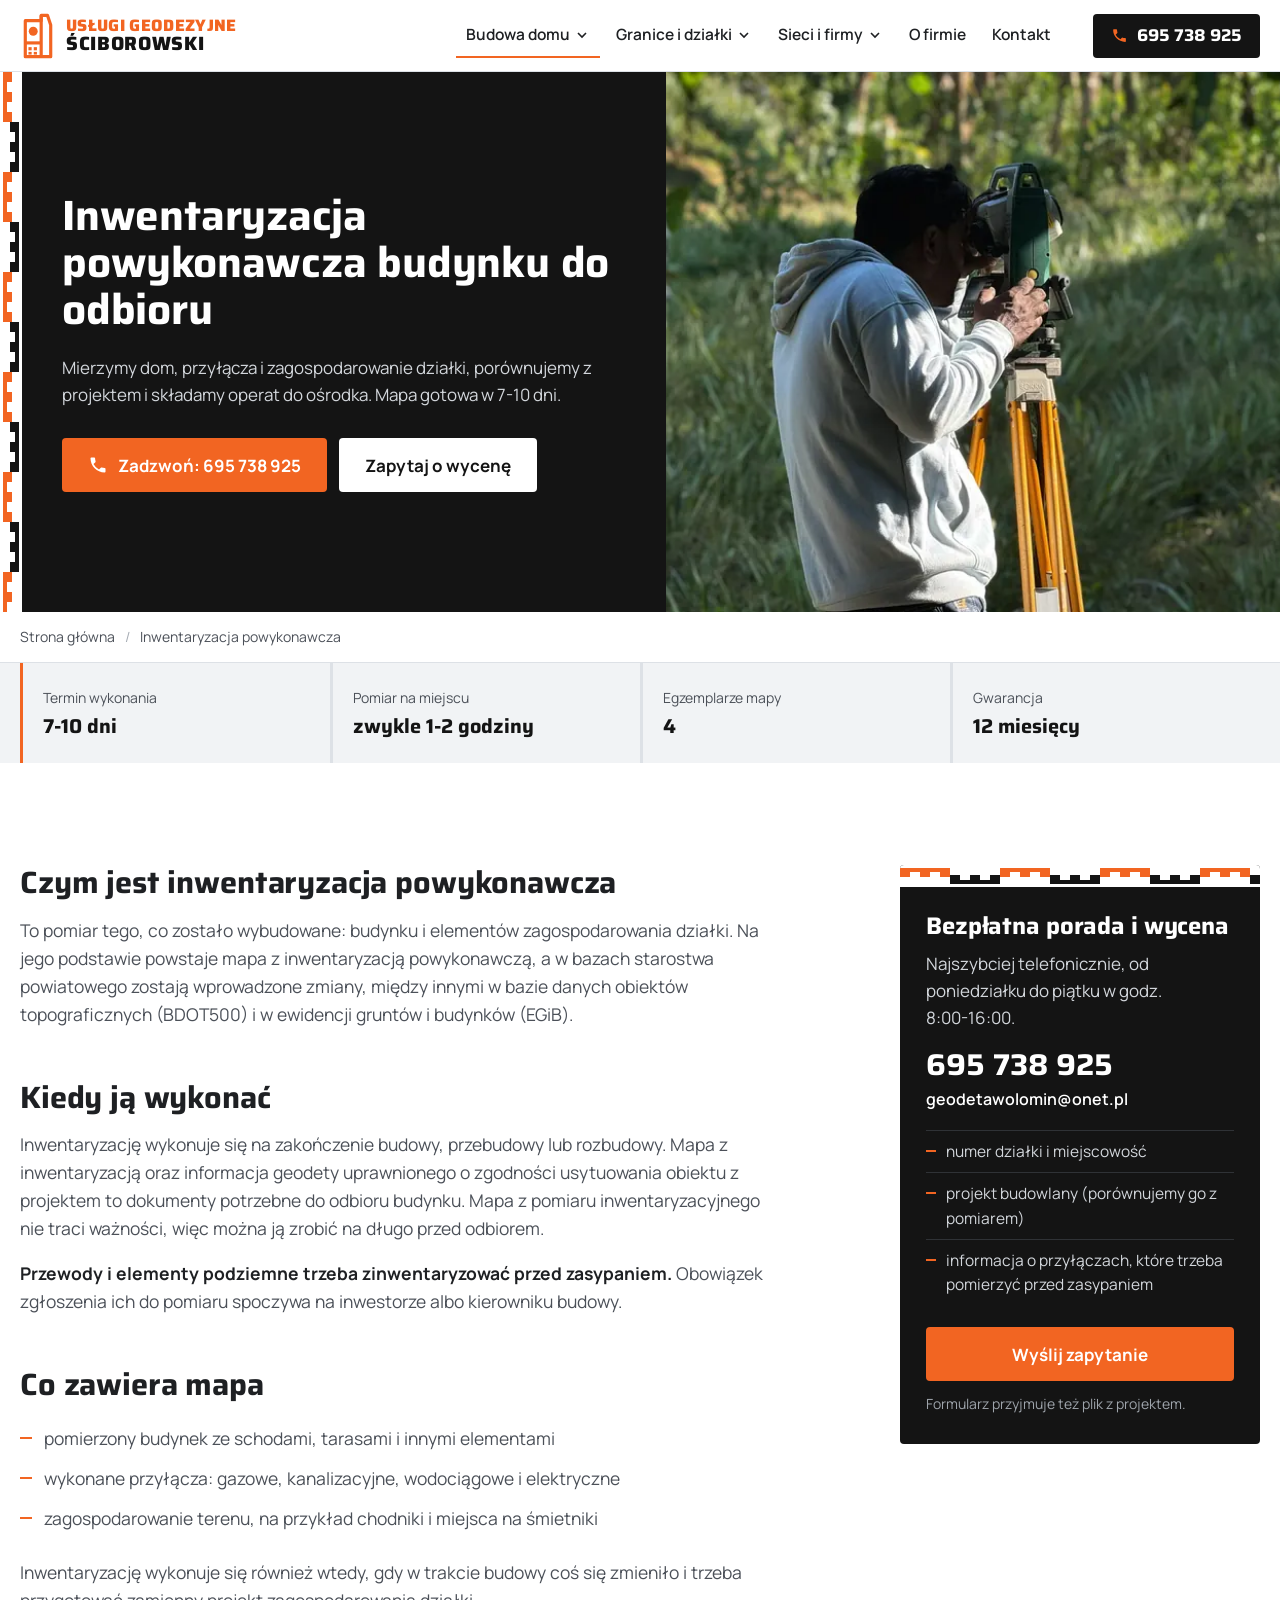
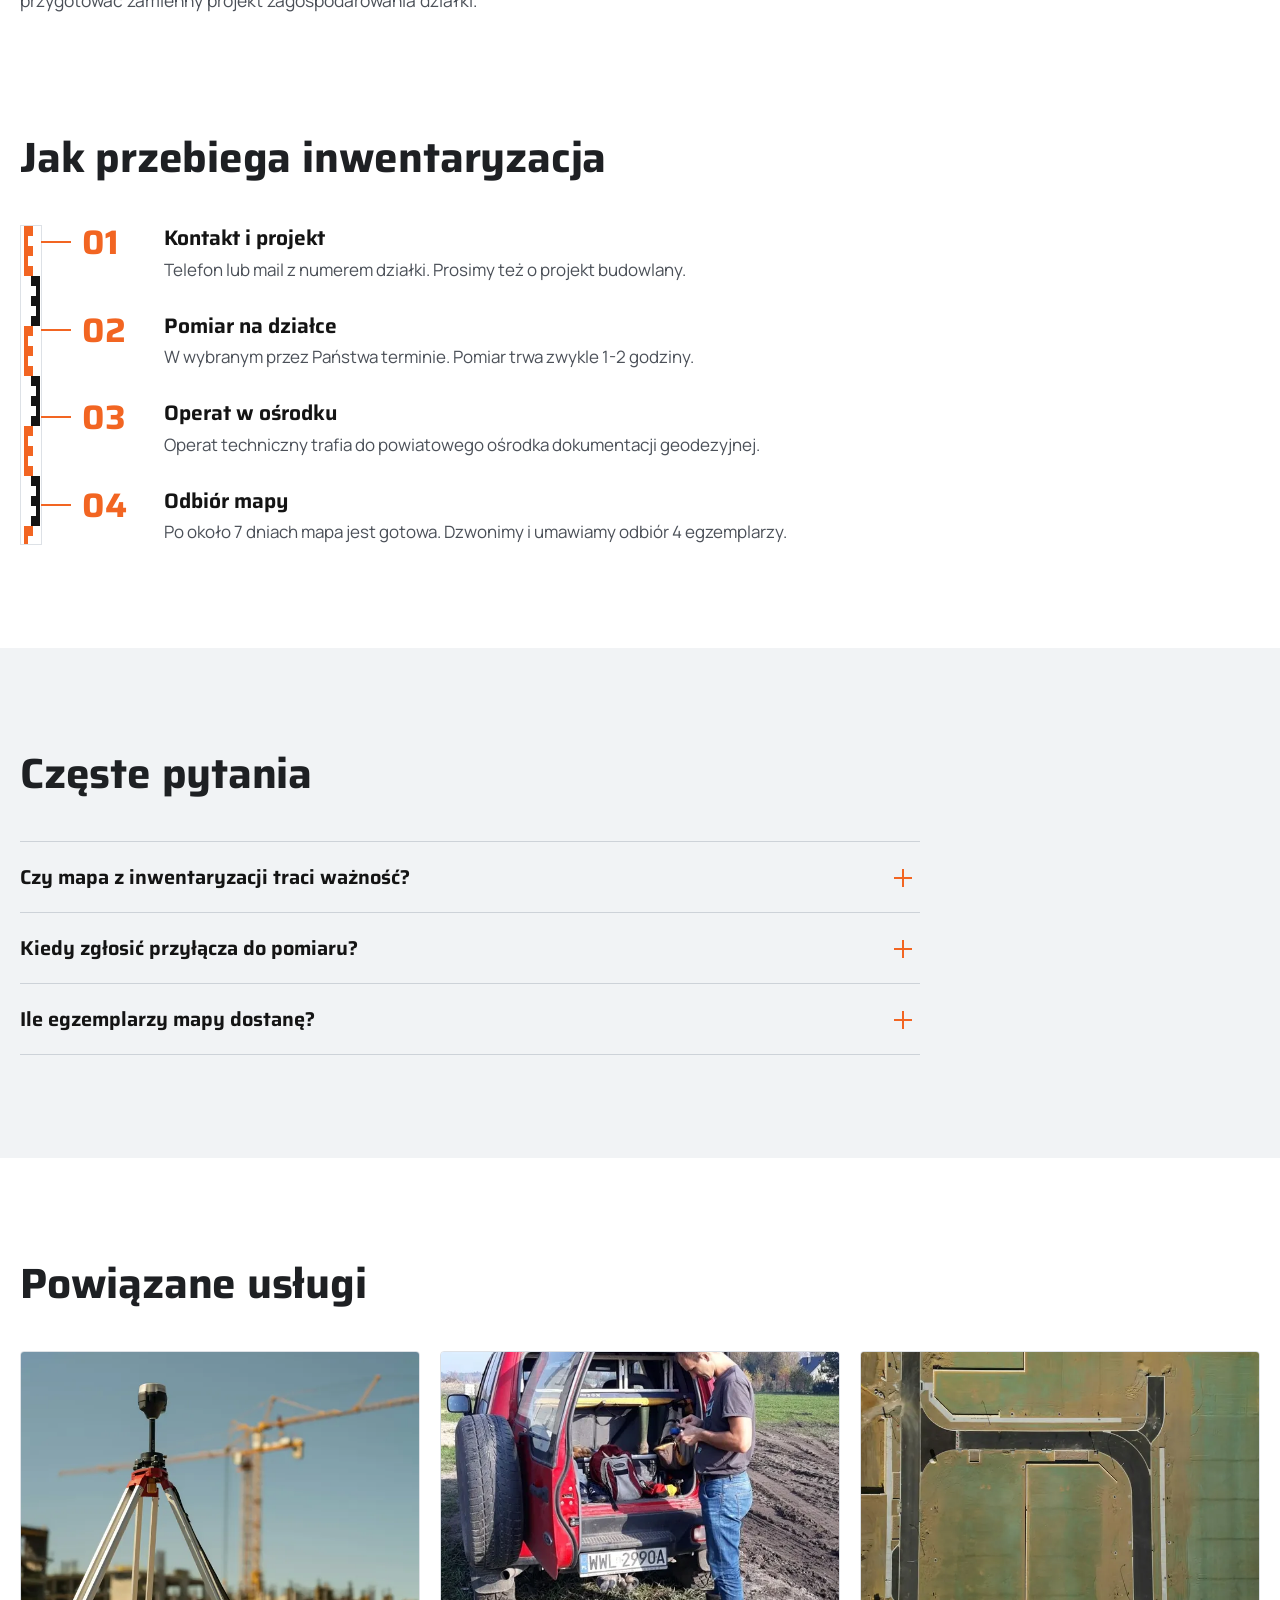
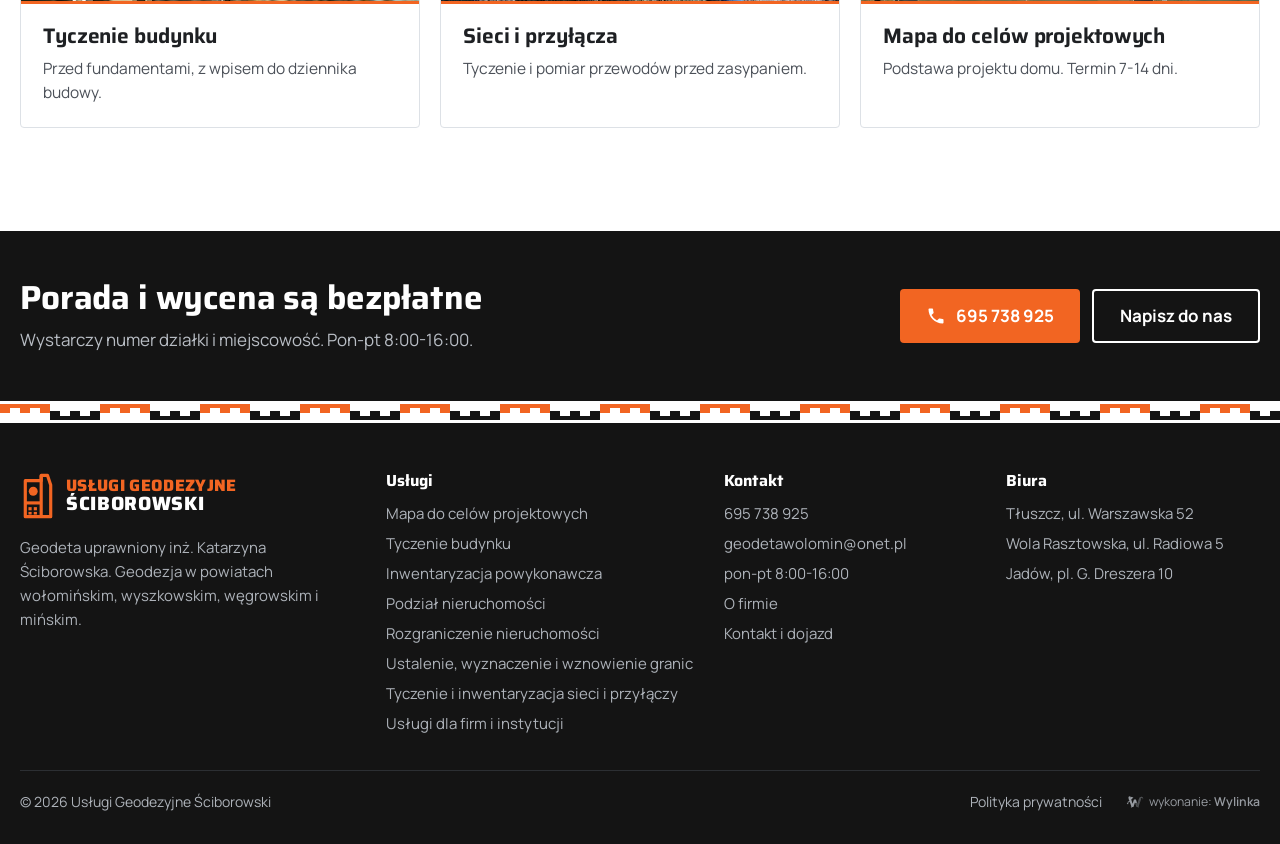
<file: inwentaryzacja-powykonawcza.html>
<!doctype html>
<html lang="pl">
<head>
<meta charset="utf-8">
<meta name="viewport" content="width=device-width,initial-scale=1,viewport-fit=cover">
<meta name="robots" content="noindex, nofollow" data-podglad>
<title>Inwentaryzacja powykonawcza budynku Wołomin, Tłuszcz, Jadów - geodeta</title>
<meta name="description" content="Inwentaryzacja powykonawcza budynku i przyłączy do odbioru budowy. Pomiar 1-2 godziny, mapa w 7-10 dni, 4 egzemplarze. Powiaty wołomiński, wyszkowski, węgrowski, miński.">
<link rel="canonical" href="https://geodeta-wolomin.com.pl/inwentaryzacja-powykonawcza/">
<meta property="og:title" content="Inwentaryzacja powykonawcza budynku Wołomin, Tłuszcz, Jadów - geodeta">
<meta property="og:description" content="Inwentaryzacja powykonawcza budynku i przyłączy do odbioru budowy. Pomiar 1-2 godziny, mapa w 7-10 dni, 4 egzemplarze. Powiaty wołomiński, wyszkowski, węgrowski, miński.">
<meta property="og:type" content="website">
<meta property="og:locale" content="pl_PL">
<meta name="theme-color" content="#F26522">
<link rel="icon" href="data:image/svg+xml,%3Csvg xmlns='http://www.w3.org/2000/svg' viewBox='0 0 32 32'%3E%3Crect width='32' height='32' rx='6' fill='%23F26522'/%3E%3Cpath d='M9 7h9v4h4v14H9z' fill='none' stroke='%23fff' stroke-width='2.4'/%3E%3Ccircle cx='14' cy='15' r='3' fill='%23fff'/%3E%3C/svg%3E">
<link rel="preload" href="fonts/saira-rdzen.woff2" as="font" type="font/woff2" crossorigin>
<link rel="preload" href="fonts/manrope-rdzen.woff2" as="font" type="font/woff2" crossorigin>
<link rel="preload" as="image" href="img/pomiar-1600.webp" imagesrcset="img/pomiar-700.webp 700w, img/pomiar-1200.webp 1200w, img/pomiar-1600.webp 1600w" imagesizes="(min-width:901px) min(48vw,1000px), 100vw" fetchpriority="high">
<style>
@font-face{font-family:Saira;font-weight:100 900;font-display:swap;src:url(fonts/saira-rdzen.woff2) format("woff2");unicode-range:U+0020-007E,U+00A0,U+00A9,U+00AB,U+00B0,U+00B7,U+00BB,U+00D3,U+00D7,U+00F3,U+2013-2014,U+2018-2019,U+201C-201E,U+2022,U+2026,U+20AC}
@font-face{font-family:Saira;font-weight:100 900;font-display:swap;src:url(fonts/saira-pl.woff2) format("woff2");unicode-range:U+0104-0107,U+0118-0119,U+0141-0144,U+015A-015B,U+0179-017C}
@font-face{font-family:Manrope;font-weight:400 800;font-display:swap;src:url(fonts/manrope-rdzen.woff2) format("woff2");unicode-range:U+0020-007E,U+00A0,U+00A9,U+00AB,U+00B0,U+00B7,U+00BB,U+00D3,U+00D7,U+00F3,U+2013-2014,U+2018-2019,U+201C-201E,U+2022,U+2026,U+20AC}
@font-face{font-family:Manrope;font-weight:400 800;font-display:swap;src:url(fonts/manrope-pl.woff2) format("woff2");unicode-range:U+0104-0107,U+0118-0119,U+0141-0144,U+015A-015B,U+0179-017C}
:root{--or:#F26522;--or-d:#C84B0C;--cz:#141414;--tx:#1E2023;--tx2:#4B5058;--sz:#F1F3F5;--li:#DDE1E6;--hh:72px;--w:1240px;--bok:max(20px,calc((100vw - var(--w))/2 - 8px))}
*{box-sizing:border-box}
html{scroll-behavior:smooth;scroll-padding-top:calc(var(--hh) + 12px);-webkit-text-size-adjust:100%}
body{margin:0;background:#fff;color:var(--tx);font:400 17px/1.6 Manrope,"Segoe UI",Arial,sans-serif;overflow-x:hidden}
img{max-width:100%;height:auto;display:block}
a{color:inherit}
h1,h2,h3{font-family:Saira,"Arial Narrow",Arial,sans-serif;font-weight:700;line-height:1.12;margin:0;letter-spacing:-.005em}
h2{font-size:clamp(30px,3.3vw,46px)}
h3{font-size:22px;font-weight:650}
p{margin:0 0 1em}
.nw{white-space:nowrap}
.wrap{width:min(var(--w),100% - 40px);margin-inline:auto}
.btn{display:inline-flex;align-items:center;justify-content:center;gap:10px;min-height:54px;padding:0 26px;background:var(--or);color:#fff;font:700 17px/1 Manrope,Arial,sans-serif;text-decoration:none;border:0;border-radius:4px;cursor:pointer;transition:background .2s,color .2s,border-color .2s}
.btn:hover{background:var(--or-d)}
.btn svg{width:20px;height:20px;flex:none}
.btn.jasny{background:#fff;color:var(--cz)}
.btn.jasny:hover{background:#ffe9dc}
.btn.ramka{background:transparent;color:var(--cz);border:2px solid var(--cz)}
.btn.ramka:hover{background:var(--cz);color:#fff}
.btn.ramka-j{background:transparent;color:#fff;border:2px solid #fff}
.btn.ramka-j:hover{background:#fff;color:var(--cz)}
.przyciski{display:flex;flex-wrap:wrap;gap:12px}
/* lata niwelacyjna - motyw z logo i ikony strony */
.lata-v{background:#fff url("data:image/svg+xml,%3Csvg xmlns='http://www.w3.org/2000/svg' width='22' height='100'%3E%3Cg fill='%23F26522'%3E%3Crect x='3' y='0' width='9' height='10'/%3E%3Crect x='3' y='20' width='9' height='10'/%3E%3Crect x='3' y='40' width='9' height='10'/%3E%3Crect x='3' y='0' width='4' height='50'/%3E%3C/g%3E%3Cg fill='%23141414'%3E%3Crect x='10' y='50' width='9' height='10'/%3E%3Crect x='10' y='70' width='9' height='10'/%3E%3Crect x='10' y='90' width='9' height='10'/%3E%3Crect x='15' y='50' width='4' height='50'/%3E%3C/g%3E%3C/svg%3E") repeat-y 0 0/22px 100px}
.lata-h{background:#fff url("data:image/svg+xml,%3Csvg xmlns='http://www.w3.org/2000/svg' width='100' height='22'%3E%3Cg fill='%23F26522'%3E%3Crect y='3' x='0' height='9' width='10'/%3E%3Crect y='3' x='20' height='9' width='10'/%3E%3Crect y='3' x='40' height='9' width='10'/%3E%3Crect y='3' x='0' height='4' width='50'/%3E%3C/g%3E%3Cg fill='%23141414'%3E%3Crect y='10' x='50' height='9' width='10'/%3E%3Crect y='10' x='70' height='9' width='10'/%3E%3Crect y='10' x='90' height='9' width='10'/%3E%3Crect y='15' x='50' height='4' width='50'/%3E%3C/g%3E%3C/svg%3E") repeat-x 0 0/100px 22px}

/* naglowek */
.top{position:sticky;top:0;z-index:50;height:var(--hh);background:#fff;border-bottom:1px solid var(--li)}
.top .wrap{height:100%;display:flex;align-items:center;gap:24px}
.logo{display:flex;align-items:center;gap:10px;text-decoration:none;flex:none}
.logo svg{width:36px;height:49px;flex:none}
.logo span{font:800 16.5px/1.02 Saira,Arial,sans-serif;letter-spacing:.02em;color:var(--or);text-transform:uppercase}
.logo b{display:block;color:var(--cz);font-weight:800;font-size:19.2px;letter-spacing:.035em}
.menu{display:flex;align-items:center;gap:6px;margin-left:auto}
.menu .pm,.menu .rozw{display:inline-flex;align-items:center;gap:4px;text-decoration:none;font:600 15.5px/1 Manrope,Arial,sans-serif;color:var(--tx);padding:10px 10px;background:none;border:0;border-bottom:2px solid transparent;cursor:pointer;height:44px}
.menu .rozw svg{width:16px;height:16px;transition:transform .2s}
.menu .pm:hover,.menu .rozw:hover{color:var(--or-d)}
.menu .akt>.rozw,.menu .pm.akt{border-bottom-color:var(--or)}
.grupa{position:relative}
.pod-menu{position:absolute;top:calc(100% + 13px);left:-6px;min-width:300px;background:#fff;border:1px solid var(--li);border-top:3px solid var(--or);box-shadow:0 14px 30px rgba(20,20,20,.12);padding:8px 0;display:none}
.pod-menu::before{content:"";position:absolute;left:0;right:0;top:-17px;height:16px}
.pod-menu a{display:block;padding:11px 20px;text-decoration:none;font-weight:600;font-size:15.5px}
.pod-menu a:hover{background:var(--sz);color:var(--or-d)}
.pod-menu a[aria-current]{color:var(--or-d);box-shadow:inset 3px 0 0 var(--or)}
.grupa:hover .pod-menu,.grupa:focus-within .pod-menu,.grupa.otw .pod-menu{display:block}
.grupa:hover .rozw svg,.grupa.otw .rozw svg{transform:rotate(180deg)}
.top .tel{display:inline-flex;align-items:center;gap:9px;text-decoration:none;font:700 17px/1 Saira,Arial,sans-serif;color:#fff;background:var(--cz);padding:0 18px;height:44px;border-radius:4px;white-space:nowrap;margin-left:8px}
.top .tel svg{width:17px;height:17px;color:var(--or)}
.hb{display:none;width:46px;height:46px;border:0;background:none;padding:11px;cursor:pointer;margin-right:-11px}
.hb i{display:block;height:2px;background:var(--cz);margin:5px 0;transition:transform .25s,opacity .2s}
.hb[aria-expanded=true] i:nth-child(1){transform:translateY(7px) rotate(45deg)}
.hb[aria-expanded=true] i:nth-child(2){opacity:0}
.hb[aria-expanded=true] i:nth-child(3){transform:translateY(-7px) rotate(-45deg)}

/* pierwszy ekran strony glownej */
.hero{position:relative;min-height:calc(100svh - var(--hh));display:flex;align-items:center;color:#fff;overflow:hidden;background:#4f6f86;padding:0}
.hero picture,.hero picture img{position:absolute;inset:0;width:100%;height:100%}
.hero picture img{object-fit:cover;object-position:50% 50%}
.hero::after{content:"";position:absolute;inset:0;background:linear-gradient(90deg,rgba(12,16,14,.80) 0%,rgba(12,16,14,.62) 34%,rgba(12,16,14,.18) 58%,rgba(12,16,14,0) 72%)}
.hero .lata-v{position:absolute;left:0;top:0;bottom:0;width:22px;z-index:2}
.hero-in{position:relative;z-index:3;padding:56px 0 64px}
.hero h1{font-size:clamp(38px,3.9vw,60px);max-width:13.5em;font-weight:700}
.hero .lead{font-size:clamp(17px,1.25vw,20px);max-width:34em;margin:22px 0 32px;color:#EEF1EE}
.hero .pod{margin:16px 0 0;font-size:15px;color:#DCE2DD}

/* pierwszy ekran podstron: ciemny blok z lata + zdjecie do krawedzi */
.ph{display:grid;grid-template-columns:minmax(0,1fr) minmax(0,min(48vw,1000px));background:var(--cz);color:#fff;min-height:min(540px,calc(100svh - var(--hh)))}
.ph-txt{position:relative;padding:64px clamp(28px,4vw,64px) 64px max(62px,var(--bok));display:flex;flex-direction:column;justify-content:center}
.ph-txt .lata-v{position:absolute;left:0;top:0;bottom:0;width:22px}
.ph h1{font-size:clamp(34px,3.3vw,52px);max-width:15em}
.ph .lead{font-size:clamp(17px,1.2vw,19.5px);color:#D3D7DC;max-width:36em;margin:20px 0 30px}
.ph-img{position:relative;overflow:hidden;background:#2a2c30}
.ph-img img{position:absolute;inset:0;width:100%;height:100%;object-fit:cover}
.ph.ram{grid-template-columns:minmax(0,1fr) auto}
.ph.ram .ph-img{background:#1f2124;display:flex;align-items:center;padding:40px max(40px,calc(var(--bok) - 20px)) 40px 40px}
.ph.ram .ph-img img{position:static;width:auto;height:auto;max-height:460px;max-width:360px;border-radius:2px}
.okruszki{border-bottom:1px solid var(--li);font-size:14px;color:var(--tx2)}
.okruszki ol{list-style:none;margin:0 auto;padding:14px 0;display:flex;flex-wrap:wrap;gap:4px 10px}
.okruszki li+li::before{content:"/";margin-right:10px;color:#A5ABB3}
.okruszki a{text-decoration:none}
.okruszki a:hover{color:var(--or-d)}

/* fakty pod pierwszym ekranem */
.pas-fakty{background:var(--sz);padding:0}
.pas-fakty dl{margin:0 auto;display:grid;grid-template-columns:repeat(auto-fit,minmax(200px,1fr));gap:0}
.pas-fakty div{padding:24px 24px 24px 20px;border-left:3px solid var(--or)}
.pas-fakty div+div{border-left-color:var(--li)}
.pas-fakty dt{font-size:14px;color:var(--tx2)}
.pas-fakty dd{margin:4px 0 0;font:700 20px/1.25 Saira,Arial,sans-serif;color:var(--cz)}

/* sekcje */
section{padding:clamp(64px,8vw,112px) 0}
.szary{background:var(--sz)}
section.bez-gory{padding-top:0}
.wstep{max-width:760px;margin-bottom:44px}
.wstep p{color:var(--tx2);font-size:18px;margin-top:16px}

/* tresc podstrony */
.tresc{display:grid;grid-template-columns:minmax(0,1fr) 360px;gap:clamp(32px,6vw,88px);align-items:start}
.art{max-width:760px}
.art h2{font-size:clamp(26px,2.4vw,34px);margin:52px 0 16px}
.art h2:first-child{margin-top:0}
.art h3{margin:28px 0 10px}
.art p,.art li{color:var(--tx2);font-size:17.5px}
.art ul{padding:0;margin:0 0 1.2em;list-style:none}
.art ul li{position:relative;padding:6px 0 6px 24px}
.art ul li::before{content:"";position:absolute;left:0;top:19px;width:12px;height:2px;background:var(--or)}
.art strong{color:var(--tx)}
.art figure{margin:32px 0;border:1px solid var(--li);border-radius:4px;padding:14px;background:#fff;max-width:620px}
.art figure img{margin-inline:auto}
.art figcaption{font-size:14px;color:var(--tx2);margin-top:10px}
.art a{color:var(--or-d);font-weight:600}
.trzy{display:grid;grid-template-columns:repeat(3,minmax(0,1fr));gap:16px;margin:8px 0 12px}
.trzy div{border-top:3px solid var(--or);background:var(--sz);padding:18px 18px 6px}
.trzy h3{margin:0 0 8px;font-size:20px}
.trzy p{font-size:16px}
.bok{position:sticky;top:calc(var(--hh) + 24px);background:var(--cz);color:#D3D7DC;border-radius:4px;overflow:hidden}
.bok .lata-h{height:22px}
.bok-in{padding:26px 26px 28px}
.bok h2{font-size:24px;color:#fff;margin-bottom:10px}
.bok .duzy{display:block;font:700 30px/1.1 Saira,Arial,sans-serif;color:#fff;text-decoration:none;margin:16px 0 4px}
.bok .duzy:hover{color:var(--or)}
.bok .mail{color:#fff;font-weight:600;text-decoration:none;font-size:16px;word-break:break-all}
.bok ul{list-style:none;margin:18px 0 22px;padding:0;font-size:15.5px}
.bok li{padding:8px 0 8px 20px;border-top:1px solid #2f3236;position:relative}
.bok li::before{content:"";position:absolute;left:0;top:19px;width:10px;height:2px;background:var(--or)}
.bok .btn{width:100%}
.bok small{display:block;margin-top:12px;font-size:14px;color:#9EA4AB}

/* kroki na lacie */
.kroki{position:relative;list-style:none;margin:0;padding:0 0 0 62px;counter-reset:k;display:grid;gap:30px;max-width:900px}
.kroki .lata-v{position:absolute;left:0;top:0;bottom:0;width:22px;border:1px solid var(--li)}
.kroki li{position:relative;counter-increment:k;display:grid;grid-template-columns:64px minmax(0,1fr);gap:4px 18px}
.kroki li::before{content:counter(k,decimal-leading-zero);font:700 34px/1 Saira,Arial,sans-serif;color:var(--or)}
.kroki li::after{content:"";position:absolute;left:-41px;top:16px;width:30px;height:2px;background:var(--or)}
.kroki b{display:block;font:650 21px/1.25 Saira,Arial,sans-serif;color:var(--cz);margin-bottom:4px}
.kroki span{color:var(--tx2)}

/* pytania */
.faq{max-width:900px}
.faq details{border-bottom:1px solid #CDD2D8;background:none}
.faq details:first-of-type{border-top:1px solid #CDD2D8}
.faq summary{list-style:none;cursor:pointer;padding:22px 52px 22px 0;position:relative;font:650 20px/1.3 Saira,Arial,sans-serif;color:var(--cz)}
.faq summary::-webkit-details-marker{display:none}
.faq summary::before,.faq summary::after{content:"";position:absolute;right:8px;top:50%;width:18px;height:2px;background:var(--or);transition:transform .2s}
.faq summary::after{transform:rotate(90deg)}
.faq details[open] summary::after{transform:rotate(0)}
.faq details p{color:var(--tx2);margin:0 0 22px;max-width:46em}

/* powiazane uslugi */
.karty{display:grid;grid-template-columns:repeat(3,minmax(0,1fr));gap:20px}
.karta{display:flex;flex-direction:column;text-decoration:none;background:#fff;border:1px solid var(--li);border-radius:4px;overflow:hidden;transition:border-color .2s,transform .2s}
.karta:hover{border-color:var(--or);transform:translateY(-2px)}
.karta figure{margin:0;aspect-ratio:16/10;overflow:hidden;background:var(--li)}
.karta figure img{width:100%;height:100%;object-fit:cover}
.karta div{padding:20px 22px 22px;border-top:3px solid var(--or)}
.karta h3{font-size:21px;margin-bottom:8px}
.karta p{color:var(--tx2);font-size:15.5px;margin:0}

/* pas z telefonem */
.pas-cta{background:var(--cz);color:#fff;padding:0}
.pas-cta .wrap{display:flex;flex-wrap:wrap;align-items:center;justify-content:space-between;gap:24px;padding:48px 0}
.pas-cta h2{font-size:clamp(26px,2.6vw,38px)}
.pas-cta p{color:#B9BEC5;margin:10px 0 0}

/* budowa - trzy pomiary na lacie (strona glowna) */
.etapy{position:relative;display:grid;gap:56px;padding-left:62px}
.etapy .lata-v{position:absolute;left:0;top:0;bottom:0;width:22px;border:1px solid var(--li)}
.etap{position:relative;display:grid;grid-template-columns:minmax(0,1.05fr) minmax(0,1fr);gap:clamp(24px,4vw,56px);align-items:center}
.etap::before{content:"";position:absolute;left:-41px;top:50%;width:30px;height:2px;background:var(--or)}
.etap figure{margin:0;aspect-ratio:4/3;overflow:hidden;border-radius:4px;background:var(--li)}
.etap figure img{width:100%;height:100%;object-fit:cover;transition:transform .4s}
.etap figure a:hover img{transform:scale(1.03)}
.etap .kiedy{font-weight:700;color:var(--or-d);font-size:15px;margin:0 0 8px}
.etap h3{font-size:clamp(24px,2.2vw,30px);margin-bottom:14px}
.etap h3 a{text-decoration:none}
.etap h3 a:hover{color:var(--or-d)}
.etap p{color:var(--tx2)}
.fakty{display:flex;flex-wrap:wrap;gap:8px 28px;margin:18px 0 22px;padding:16px 0 0;border-top:1px solid var(--li);font-size:15.5px}
.fakty div{min-width:0}
.fakty dt{color:var(--tx2);font-size:13.5px}
.fakty dd{margin:0;font-weight:700}
.btn.maly{min-height:46px;font-size:15.5px;padding:0 20px}

/* granice - ciemna sekcja */
.ciemna{background:var(--cz);color:#E9EBEE}
.ciemna .wstep p{color:#B9BEC5}
.gr{display:grid;grid-template-columns:minmax(0,1fr) minmax(0,1.25fr);gap:clamp(28px,5vw,72px);align-items:start}
.gr figure{margin:0;border-radius:4px;overflow:hidden}
.gr figure img{width:100%;aspect-ratio:3/4;object-fit:cover;object-position:50% 40%}
.lista{list-style:none;margin:0;padding:0;border-top:1px solid #33363b}
.lista li{border-bottom:1px solid #33363b}
.lista a{padding:22px 40px 22px 0;display:grid;grid-template-columns:minmax(0,15em) minmax(0,1fr);gap:8px 28px;text-decoration:none;position:relative}
.lista a::after{content:"";position:absolute;right:6px;top:50%;width:10px;height:10px;border-top:2px solid var(--or);border-right:2px solid var(--or);transform:translateY(-50%) rotate(45deg);transition:right .2s}
.lista a:hover::after{right:0}
.lista a:hover b{color:var(--or)}
.lista b{font:650 21px/1.25 Saira,Arial,sans-serif;color:#fff;transition:color .2s}
.lista span{color:#B9BEC5}
.lista b::before{content:"";display:inline-block;width:10px;height:10px;background:var(--or);margin-right:12px;vertical-align:2px}

/* firmy */
.firmy{display:grid;grid-template-columns:minmax(0,1fr) minmax(0,1fr);gap:clamp(28px,5vw,72px);align-items:center}
.firmy ul{margin:0 0 28px;padding:0;list-style:none;columns:2;column-gap:28px}
.firmy li{break-inside:avoid;padding:12px 0 12px 22px;position:relative;border-bottom:1px solid var(--li);font-weight:600}
.firmy li::before{content:"";position:absolute;left:0;top:21px;width:10px;height:2px;background:var(--or)}
.firmy figure{margin:0;border-radius:4px;overflow:hidden}
.firmy figure img{width:100%;aspect-ratio:4/3;object-fit:cover;object-position:50% 60%}

/* o nas */
.onas{display:grid;grid-template-columns:minmax(0,.8fr) minmax(0,1.2fr);gap:clamp(28px,5vw,72px);align-items:center}
.onas figure{margin:0;max-width:440px}
.onas figure img{width:100%;height:auto;border-radius:4px}
.onas figcaption{font-size:14px;color:var(--tx2);margin-top:10px}
.osoby{display:grid;grid-template-columns:1fr 1fr;gap:24px;margin:28px 0}
.osoby div{border-top:3px solid var(--or);padding-top:14px}
.osoby b{display:block;font:700 19px/1.25 Saira,Arial,sans-serif}
.osoby span{color:var(--tx2);font-size:15.5px}

/* galeria biur */
.galeria{position:relative;margin-bottom:40px}
.tor{display:flex;gap:14px;overflow-x:auto;scroll-snap-type:x mandatory;scrollbar-width:none;cursor:grab;-webkit-overflow-scrolling:touch}
.tor::-webkit-scrollbar{display:none}
.tor.ciag{cursor:grabbing;scroll-snap-type:none}
.tor figure{margin:0;flex:none;scroll-snap-align:start}
.tor img{height:clamp(260px,32vw,420px);width:auto;border-radius:4px;user-select:none;-webkit-user-drag:none}
.tor figcaption{font-size:14px;color:var(--tx2);margin-top:8px}
.strz{display:flex;gap:10px;justify-content:flex-end;margin-top:14px}
.strz button{width:46px;height:46px;border:1px solid var(--li);background:#fff;border-radius:4px;cursor:pointer;display:grid;place-items:center}
.strz button:hover{border-color:var(--or)}
.strz svg{width:20px;height:20px}
.adresy{display:grid;grid-template-columns:repeat(3,minmax(0,1fr));gap:20px}
.adres{background:#fff;border:1px solid var(--li);border-radius:4px;padding:24px;display:flex;flex-direction:column}
.adres h3{font-size:21px;margin-bottom:6px}
.adres p{color:var(--tx2);margin:0 0 16px}
.adres a{margin-top:auto;font-weight:700;color:var(--or-d);text-decoration:none}
.adres a:hover{text-decoration:underline}
.godz{margin-top:22px;color:var(--tx2)}

/* biura z mapami (kontakt) */
.biura{display:grid;gap:28px}
.biuro{display:grid;grid-template-columns:minmax(0,.8fr) minmax(0,1.2fr);border:1px solid var(--li);border-radius:4px;overflow:hidden;background:#fff}
.biuro-txt{padding:28px;border-left:4px solid var(--or)}
.biuro-txt h3{font-size:clamp(24px,2vw,28px);margin-bottom:10px}
.biuro-txt p{color:var(--tx2);margin:0 0 14px}
.biuro iframe{display:block;width:100%;height:100%;min-height:320px;border:0;background:var(--li)}

/* kontakt */
.kont{display:grid;grid-template-columns:minmax(0,.9fr) minmax(0,1.1fr);gap:clamp(28px,5vw,72px);align-items:start}
.kont .duzy{display:block;font:700 clamp(30px,3vw,40px)/1.1 Saira,Arial,sans-serif;color:var(--cz);text-decoration:none;margin:22px 0 6px}
.kont .duzy:hover{color:var(--or-d)}
.kont .mail{font-weight:700;font-size:18px;text-decoration:none;color:var(--or-d)}
.kont ul{padding:0;margin:26px 0 0;list-style:none;color:var(--tx2)}
.kont li{padding:10px 0;border-top:1px solid var(--li)}
form{background:#fff;border:1px solid var(--li);border-radius:4px;padding:clamp(20px,3vw,34px);display:grid;grid-template-columns:1fr 1fr;gap:16px}
label{display:grid;gap:6px;font-size:14.5px;font-weight:600;min-width:0}
label.cala{grid-column:1/-1}
input,select,textarea{font:inherit;font-size:16px;width:100%;padding:12px 14px;border:1px solid #C9CED5;border-radius:4px;background:#fff;color:var(--tx);min-width:0}
input:focus,select:focus,textarea:focus{outline:2px solid var(--or);outline-offset:0;border-color:var(--or)}
textarea{min-height:110px;resize:vertical}
input[type=file]{padding:9px;font-size:14.5px}
form .btn{grid-column:1/-1;width:100%}
.zgoda{grid-column:1/-1;display:flex;gap:10px;align-items:flex-start;font-weight:400;font-size:14px;color:var(--tx2)}
.zgoda input{width:20px;height:20px;flex:none;margin-top:2px;accent-color:var(--or)}
.zgoda a{color:var(--or-d)}
.info{grid-column:1/-1;margin:0;font-size:14px;color:var(--tx2);min-height:1.4em}

/* polityka */
.prawne{max-width:820px}
.prawne h2{font-size:26px;margin:40px 0 12px}
.prawne p,.prawne li{color:var(--tx2)}

/* stopka */
.stopka{background:var(--cz);color:#AEB3BA;font-size:15px}
.stopka .lata-h{height:22px}
.stopka .wrap{display:grid;grid-template-columns:1.2fr 1.1fr .9fr .9fr;gap:28px;padding:48px 0 30px}
.stopka h4{font:700 16px/1.2 Saira,Arial,sans-serif;color:#fff;margin:0 0 12px}
.stopka p{margin:0 0 6px}
.stopka a{text-decoration:none}
.stopka a:hover{color:#fff}
.stopka .logo span{color:var(--or)}
.stopka .logo b{color:#fff}
.stopka .dol{grid-column:1/-1;display:flex;flex-wrap:wrap;align-items:center;justify-content:space-between;gap:12px 24px;border-top:1px solid #2c2f33;padding-top:20px;font-size:14px}
.stopka .dol span{margin-right:auto}
.wylinka-badge{display:inline-flex;align-items:center;gap:.4em;color:inherit;text-decoration:none;font-size:.875em;line-height:1;opacity:.85}
.wylinka-badge:hover,.wylinka-badge:focus-visible{opacity:1}
.wylinka-badge:focus-visible{outline:2px solid currentColor;outline-offset:3px;border-radius:2px}
.wylinka-badge svg{width:18px;height:18px;flex:none;overflow:visible}
.wylinka-badge b{font-weight:600}
.wylinka-badge .wy-old{opacity:.45;transform-origin:40px 30px;transition:transform .32s cubic-bezier(.3,.7,.4,1),opacity .32s ease-out}
.wylinka-badge .wy-pod{opacity:0;transition:opacity .2s ease-out .08s}
.wylinka-badge:hover .wy-old,.wylinka-badge:focus-visible .wy-old{transform:translate(9px,7px) rotate(9deg);opacity:0}
.wylinka-badge:hover .wy-pod,.wylinka-badge:focus-visible .wy-pod{opacity:1}
@media (prefers-reduced-motion:reduce){.wylinka-badge .wy-old,.wylinka-badge .wy-pod{transition:none}.wylinka-badge:hover .wy-old,.wylinka-badge:focus-visible .wy-old{transform:none;opacity:.45}.wylinka-badge:hover .wy-pod,.wylinka-badge:focus-visible .wy-pod{opacity:0}}

/* pasek na telefonie */
.mob{display:none}

@media (max-width:1180px){
 .menu .pm,.menu .rozw{font-size:15px;padding:10px 7px}
 .top .tel span{display:none}.top .tel{padding:0 13px}
}
@media (max-width:980px){
 .menu{position:fixed;top:var(--hh);left:0;right:0;bottom:0;background:#fff;flex-direction:column;align-items:stretch;gap:0;padding:8px 20px 40px;transform:translateX(100%);transition:transform .28s;overflow:auto}
 .menu.otw{transform:none}
 .menu .pm{font:650 22px/1.3 Saira,Arial,sans-serif;padding:16px 0;height:auto;border-bottom:1px solid var(--li)}
 .menu .pm.akt{color:var(--or-d);border-bottom-color:var(--li)}
 .grupa{border-bottom:1px solid var(--li);padding:14px 0 10px}
 .menu .rozw{font:650 14px/1.3 Manrope,Arial,sans-serif;color:var(--tx2);padding:0;height:auto;border:0;cursor:default;pointer-events:none}
 .menu .rozw svg{display:none}
 .pod-menu{display:block;position:static;box-shadow:none;border:0;padding:4px 0 0;min-width:0}
 .pod-menu::before{display:none}
 .pod-menu a{font:650 20px/1.3 Saira,Arial,sans-serif;padding:9px 0}
 .pod-menu a[aria-current]{box-shadow:none;padding-left:14px;border-left:3px solid var(--or)}
 .hb{display:block}
 .top .tel{margin-left:auto;height:42px}
 .tresc{grid-template-columns:minmax(0,1fr)}
 .bok{position:static;max-width:560px}
 .karty{grid-template-columns:minmax(0,1fr) minmax(0,1fr)}
 .biuro{grid-template-columns:minmax(0,1fr)}
 .biuro iframe{height:300px;min-height:0}
}
@media (max-width:900px){
 .etap,.gr,.firmy,.onas,.kont{grid-template-columns:minmax(0,1fr)}
 .gr figure img{aspect-ratio:16/10}
 .adresy{grid-template-columns:minmax(0,1fr)}
 .stopka .wrap{grid-template-columns:1fr 1fr}
 .stopka .st-firma{grid-column:1/-1}
 .ph{grid-template-columns:minmax(0,1fr);min-height:0}
 .ph-img{order:-1;aspect-ratio:16/8;max-height:34svh;width:100%}
 .ph.ram{grid-template-columns:minmax(0,1fr)}
 .ph.ram .ph-img{padding:0;display:block}
 .ph.ram .ph-img img{position:absolute;inset:0;width:100%;height:100%;max-width:none;max-height:none;object-fit:cover;border-radius:0}
 .ph-txt{padding:40px 20px 44px 62px}
 .trzy{grid-template-columns:minmax(0,1fr)}
}
@media (max-width:760px){
 :root{--hh:62px}
 body{font-size:16.5px}
 .wrap{width:calc(100% - 32px)}
 .logo svg{width:28px;height:38px}
 .logo span{font-size:12.6px}.logo b{font-size:14.6px}
 .top .tel{width:42px;padding:0;justify-content:center}
 .hero{flex-direction:column;align-items:stretch;background:var(--cz)}
 .hero picture{position:relative;inset:auto;flex:1 1 auto;min-height:180px;height:auto;width:100%}
 .hero picture img{object-position:68% 60%}
 .hero picture::after{content:"";position:absolute;left:0;right:0;bottom:0;height:40%;background:linear-gradient(180deg,rgba(20,20,20,0),rgba(20,20,20,.85))}
 .hero::after{display:none}
 .hero .lata-v{display:none}
 .hero-in{padding:22px 0 26px;margin-top:-1px}
 .hero h1{font-size:clamp(29px,min(8.2vw,5.1svh),40px)}
 .hero .lead{font-size:clamp(15.5px,min(4.2vw,2.5svh),17px);margin:14px 0 24px;line-height:1.5}
 .hero .btn{width:100%}
 .hero .pod{font-size:14px;margin-top:12px}
 .ph-img{aspect-ratio:16/9;max-height:30svh}
 .ph-img img{object-position:50% 25%}
 .ph-txt{padding:24px 16px 28px}
 .ph-txt .lata-v{display:none}
 .ph h1{font-size:clamp(26px,min(7.4vw,4.6svh),34px)}
 .ph .lead{font-size:clamp(15.5px,min(4.1vw,2.5svh),17px);margin:12px 0 24px;line-height:1.5}
 .ph .przyciski{display:grid;grid-template-columns:1fr 1fr;gap:10px}
 .ph .btn{min-height:50px;padding:0 10px;font-size:15.5px}
 .ph .nr{display:none}
 .pas-fakty dl{grid-template-columns:1fr 1fr}
 .pas-fakty div{padding:16px 12px 16px 14px;border-left:3px solid var(--or)!important;border-bottom:1px solid var(--li)}
 .pas-fakty dd{font-size:17px}
 .art h2{margin-top:40px}
 .art p,.art li{font-size:16.5px}
 .kroki{padding-left:36px;gap:24px}
 .kroki .lata-v{width:16px;background-size:16px 72px}
 .kroki li{grid-template-columns:minmax(0,1fr)}
 .kroki li::before{font-size:26px}
 .kroki li::after{left:-22px;top:12px;width:16px}
 .faq summary{font-size:18px}
 .karty{grid-template-columns:minmax(0,1fr)}
 .karta{flex-direction:row}
 .karta figure{flex:0 0 38%;aspect-ratio:auto;position:relative;min-height:112px}
 .karta figure img{position:absolute;inset:0}
 .karta div{border-top:0;border-left:3px solid var(--or);padding:14px 14px 16px}
 .karta h3{font-size:18.5px}
 .karta p{font-size:14.5px}
 .pas-cta .btn{width:100%}
 .etapy{padding-left:36px;gap:44px}
 .etapy .lata-v{width:16px;background-size:16px 72px}
 .etap::before{left:-22px;top:28px;width:16px}
 .lista a{grid-template-columns:minmax(0,1fr);gap:6px}
 .onas figure{max-width:240px}
 .gr figure img{aspect-ratio:4/3}
 .firmy ul{columns:1}
 .osoby{grid-template-columns:minmax(0,1fr)}
 form{grid-template-columns:minmax(0,1fr)}
 .biuro-txt{padding:22px 20px}
 .stopka .wrap{gap:22px 18px;padding-top:36px}
 .stopka .st-uslugi{grid-column:1/-1}
 .mob{display:grid;grid-template-columns:1fr 1fr;position:fixed;left:0;right:0;bottom:0;z-index:40;background:#fff;border-top:1px solid var(--li);padding:8px 10px calc(8px + env(safe-area-inset-bottom));gap:8px;transform:translateY(110%);transition:transform .25s}
 .mob.widac{transform:none}
 .mob .btn{min-height:48px;padding:0 10px;font-size:15.5px}
 .mob .btn.cz{background:var(--cz)}
 .stopka{padding-bottom:70px}
}
@media (min-width:761px) and (max-height:760px){
 .hero h1{font-size:clamp(34px,3.4vw,50px)}
 .hero .lead{margin:16px 0 24px}
 .hero-in{padding:36px 0 40px}
}
@media (prefers-reduced-motion:reduce){*{transition:none!important;scroll-behavior:auto!important}}

</style>
<script type="application/ld+json">{"@context": "https://schema.org", "@type": "Service", "name": "Inwentaryzacja powykonawcza", "serviceType": "Inwentaryzacja powykonawcza", "description": "Inwentaryzacja powykonawcza budynku i przyłączy do odbioru budowy. Pomiar 1-2 godziny, mapa w 7-10 dni, 4 egzemplarze. Powiaty wołomiński, wyszkowski, węgrowski, miński.", "provider": {"@id": "https://geodeta-wolomin.com.pl/#firma"}, "areaServed": ["powiat wołomiński", "powiat wyszkowski", "powiat węgrowski", "powiat miński"], "url": "https://geodeta-wolomin.com.pl/inwentaryzacja-powykonawcza/"}</script><script type="application/ld+json">{"@context": "https://schema.org", "@type": "BreadcrumbList", "itemListElement": [{"@type": "ListItem", "position": 1, "name": "Strona główna", "item": "https://geodeta-wolomin.com.pl/"}, {"@type": "ListItem", "position": 2, "name": "Inwentaryzacja powykonawcza", "item": "https://geodeta-wolomin.com.pl/inwentaryzacja-powykonawcza/"}]}</script><script type="application/ld+json">{"@context": "https://schema.org", "@type": "FAQPage", "mainEntity": [{"@type": "Question", "name": "Czy mapa z inwentaryzacji traci ważność?", "acceptedAnswer": {"@type": "Answer", "text": "Nie. Mapę z pomiaru inwentaryzacyjnego można wykonać na długo przed odbiorem budynku."}}, {"@type": "Question", "name": "Kiedy zgłosić przyłącza do pomiaru?", "acceptedAnswer": {"@type": "Answer", "text": "Przed zasypaniem wykopu. Przewodów podziemnych nie da się poprawnie zinwentaryzować po zasypaniu."}}, {"@type": "Question", "name": "Ile egzemplarzy mapy dostanę?", "acceptedAnswer": {"@type": "Answer", "text": "Standardowo wykonujemy 4 egzemplarze mapy z inwentaryzacją."}}]}</script>
</head>
<body class="">
<svg width="0" height="0" style="position:absolute" aria-hidden="true">
 <symbol id="instr" viewBox="0 0 34 46"><g fill="none" stroke="currentColor" stroke-width="3" stroke-linejoin="round"><path d="M5 9h15V4h6l3 9v30H5z"/><path d="M20 4v39"/><path d="M5 30h15"/></g><circle cx="12.5" cy="19" r="4.2" fill="currentColor"/><g fill="currentColor"><rect x="8" y="34" width="3" height="3"/><rect x="13" y="34" width="3" height="3"/><rect x="8" y="38.5" width="3" height="2.5"/><rect x="13" y="38.5" width="3" height="2.5"/></g></symbol>
 <symbol id="tel" viewBox="0 0 24 24"><path fill="currentColor" d="M6.6 10.8a15.1 15.1 0 0 0 6.6 6.6l2.2-2.2c.3-.3.7-.4 1-.2 1.1.4 2.3.6 3.6.6.6 0 1 .4 1 1V20c0 .6-.4 1-1 1C10.6 21 3 13.4 3 4c0-.6.4-1 1-1h3.5c.6 0 1 .4 1 1 0 1.3.2 2.5.6 3.6.1.3 0 .7-.2 1z"/></symbol>
 <symbol id="str" viewBox="0 0 24 24"><path d="M9 5l7 7-7 7" fill="none" stroke="currentColor" stroke-width="2.4"/></symbol>
 <symbol id="dol" viewBox="0 0 24 24"><path d="M6 9l6 6 6-6" fill="none" stroke="currentColor" stroke-width="2.4"/></symbol>
</svg>

<header class="top">
 <div class="wrap">
  <a class="logo" href="./" aria-label="Usługi Geodezyjne Ściborowski - strona główna"><svg style="color:#F26522"><use href="#instr"/></svg><span>Usługi geodezyjne<b>Ściborowski</b></span></a>
  <nav class="menu" id="menu" aria-label="Menu"><div class="grupa akt"><button type="button" class="rozw" aria-expanded="false">Budowa domu<svg><use href="#dol"/></svg></button><div class="pod-menu"><a href="mapa-do-celow-projektowych">Mapa do celów projektowych</a><a href="tyczenie-budynku">Tyczenie budynku</a><a href="inwentaryzacja-powykonawcza" aria-current="page">Inwentaryzacja powykonawcza</a></div></div><div class="grupa"><button type="button" class="rozw" aria-expanded="false">Granice i działki<svg><use href="#dol"/></svg></button><div class="pod-menu"><a href="podzial-nieruchomosci">Podział nieruchomości</a><a href="rozgraniczenie-nieruchomosci">Rozgraniczenie nieruchomości</a><a href="ustalenie-wznowienie-granic">Ustalenie, wyznaczenie i wznowienie granic</a></div></div><div class="grupa"><button type="button" class="rozw" aria-expanded="false">Sieci i firmy<svg><use href="#dol"/></svg></button><div class="pod-menu"><a href="tyczenie-inwentaryzacja-sieci">Tyczenie i inwentaryzacja sieci i przyłączy</a><a href="dla-firm-i-instytucji">Usługi dla firm i instytucji</a></div></div><a class="pm" href="o-firmie">O firmie</a><a class="pm" href="kontakt">Kontakt</a></nav>
  <a class="tel" href="tel:+48695738925" aria-label="Zadzwoń: 695 738 925"><svg><use href="#tel"/></svg><span>695 738 925</span></a>
  <button class="hb" type="button" aria-label="Menu" aria-controls="menu" aria-expanded="false"><i></i><i></i><i></i></button>
 </div>
</header>

<main>
<section class="ph" style="padding:0">
 <div class="ph-txt">
  <div class="lata-v" aria-hidden="true"></div>
  <h1>Inwentaryzacja powykonawcza budynku do odbioru</h1>
  <p class="lead">Mierzymy dom, przyłącza i zagospodarowanie działki, porównujemy z projektem i składamy operat do ośrodka. Mapa gotowa w 7-10 dni.</p>
  <div class="przyciski"><a class="btn" href="tel:+48695738925" id="cta"><svg><use href="#tel"/></svg><span>Zadzwoń<span class="nr">: 695 738 925</span></span></a><a class="btn jasny" href="kontakt#formularz">Zapytaj o wycenę</a></div>
 </div>
 <div class="ph-img"><img src="img/pomiar-1600.webp" srcset="img/pomiar-700.webp 700w, img/pomiar-1200.webp 1200w, img/pomiar-1600.webp 1600w" sizes="(min-width:901px) min(48vw,1000px), 100vw" width="1600" height="1200" alt="Geodeta przy tachimetrze podczas pomiaru w terenie" fetchpriority="high" decoding="async"></div>
</section><nav class="okruszki" aria-label="Jesteś tutaj"><ol class="wrap"><li><a href="./">Strona główna</a></li><li aria-current="page">Inwentaryzacja powykonawcza</li></ol></nav><section class="pas-fakty"><dl class="wrap"><div><dt>Termin wykonania</dt><dd>7-10 dni</dd></div><div><dt>Pomiar na miejscu</dt><dd>zwykle 1-2 godziny</dd></div><div><dt>Egzemplarze mapy</dt><dd>4</dd></div><div><dt>Gwarancja</dt><dd>12 miesięcy</dd></div></dl></section>
<section>
 <div class="wrap tresc">
  <article class="art"><h2>Czym jest inwentaryzacja powykonawcza</h2>
<p>To pomiar tego, co zostało wybudowane: budynku i elementów zagospodarowania działki. Na jego podstawie powstaje mapa z inwentaryzacją powykonawczą, a w bazach starostwa powiatowego zostają wprowadzone zmiany, między innymi w bazie danych obiektów topograficznych (BDOT500) i w ewidencji gruntów i budynków (EGiB).</p>
<h2>Kiedy ją wykonać</h2>
<p>Inwentaryzację wykonuje się na zakończenie budowy, przebudowy lub rozbudowy. Mapa z inwentaryzacją oraz informacja geodety uprawnionego o zgodności usytuowania obiektu z projektem to dokumenty potrzebne do odbioru budynku. Mapa z pomiaru inwentaryzacyjnego nie traci ważności, więc można ją zrobić na długo przed odbiorem.</p>
<p><strong>Przewody i elementy podziemne trzeba zinwentaryzować przed zasypaniem.</strong> Obowiązek zgłoszenia ich do pomiaru spoczywa na inwestorze albo kierowniku budowy.</p>
<h2>Co zawiera mapa</h2>
<ul>
<li>pomierzony budynek ze schodami, tarasami i innymi elementami</li>
<li>wykonane przyłącza: gazowe, kanalizacyjne, wodociągowe i elektryczne</li>
<li>zagospodarowanie terenu, na przykład chodniki i miejsca na śmietniki</li>
</ul>
<p>Inwentaryzację wykonuje się również wtedy, gdy w trakcie budowy coś się zmieniło i trzeba przygotować zamienny projekt zagospodarowania działki.</p></article>
  <aside class="bok">
 <div class="lata-h" aria-hidden="true"></div>
 <div class="bok-in">
  <h2>Bezpłatna porada i wycena</h2>
  <p style="margin:0">Najszybciej telefonicznie, od poniedziałku do piątku w godz. <span class="nw">8:00-16:00</span>.</p>
  <a class="duzy" href="tel:+48695738925">695 738 925</a>
  <a class="mail" href="mailto:geodetawolomin@onet.pl">geodetawolomin@onet.pl</a>
  <ul><li>numer działki i miejscowość</li><li>projekt budowlany (porównujemy go z pomiarem)</li><li>informacja o przyłączach, które trzeba pomierzyć przed zasypaniem</li></ul>
  <a class="btn" href="kontakt#formularz">Wyślij zapytanie</a>
  <small>Formularz przyjmuje też plik z projektem.</small>
 </div>
</aside>
 </div>
</section>
<section class="bez-gory">
 <div class="wrap">
  <div class="wstep"><h2>Jak przebiega inwentaryzacja</h2></div>
  <ol class="kroki"><div class="lata-v" aria-hidden="true"></div><li><div><b>Kontakt i projekt</b><span>Telefon lub mail z numerem działki. Prosimy też o projekt budowlany.</span></div></li><li><div><b>Pomiar na działce</b><span>W wybranym przez Państwa terminie. Pomiar trwa zwykle 1-2 godziny.</span></div></li><li><div><b>Operat w ośrodku</b><span>Operat techniczny trafia do powiatowego ośrodka dokumentacji geodezyjnej.</span></div></li><li><div><b>Odbiór mapy</b><span>Po około 7 dniach mapa jest gotowa. Dzwonimy i umawiamy odbiór 4 egzemplarzy.</span></div></li></ol>
 </div>
</section><section class="szary">
 <div class="wrap">
  <div class="wstep"><h2>Częste pytania</h2></div>
  <div class="faq"><details><summary>Czy mapa z inwentaryzacji traci ważność?</summary><p>Nie. Mapę z pomiaru inwentaryzacyjnego można wykonać na długo przed odbiorem budynku.</p></details><details><summary>Kiedy zgłosić przyłącza do pomiaru?</summary><p>Przed zasypaniem wykopu. Przewodów podziemnych nie da się poprawnie zinwentaryzować po zasypaniu.</p></details><details><summary>Ile egzemplarzy mapy dostanę?</summary><p>Standardowo wykonujemy 4 egzemplarze mapy z inwentaryzacją.</p></details></div>
 </div>
</section><section>
 <div class="wrap">
  <div class="wstep"><h2>Powiązane usługi</h2></div>
  <div class="karty"><a class="karta" href="tyczenie-budynku"><figure><img src="img/tyczenie-1200.webp" srcset="img/tyczenie-700.webp 700w, img/tyczenie-1200.webp 1200w" sizes="(min-width:981px) 400px, (min-width:761px) 46vw, 38vw" width="1200" height="900" alt="Statyw geodezyjny na placu budowy" loading="lazy" decoding="async"></figure><div><h3>Tyczenie budynku</h3><p>Przed fundamentami, z wpisem do dziennika budowy.</p></div></a><a class="karta" href="tyczenie-inwentaryzacja-sieci"><figure><img src="img/teren-600.webp" srcset="img/teren-600.webp 600w" sizes="(min-width:981px) 400px, (min-width:761px) 46vw, 38vw" width="600" height="800" alt="Pomiar odbiornikiem GNSS w terenie" loading="lazy" decoding="async"></figure><div><h3>Sieci i przyłącza</h3><p>Tyczenie i pomiar przewodów przed zasypaniem.</p></div></a><a class="karta" href="mapa-do-celow-projektowych"><figure><img src="img/mapa-1200.webp" srcset="img/mapa-700.webp 700w, img/mapa-1200.webp 1200w" sizes="(min-width:981px) 400px, (min-width:761px) 46vw, 38vw" width="1200" height="900" alt="Widok z góry na wydzielone działki" loading="lazy" decoding="async"></figure><div><h3>Mapa do celów projektowych</h3><p>Podstawa projektu domu. Termin 7-14 dni.</p></div></a></div>
 </div>
</section><section class="pas-cta">
 <div class="wrap">
  <div><h2>Porada i wycena są bezpłatne</h2><p>Wystarczy numer działki i miejscowość. Pon-pt <span class="nw">8:00-16:00</span>.</p></div>
  <div class="przyciski"><a class="btn" href="tel:+48695738925"><svg><use href="#tel"/></svg>695 738 925</a><a class="btn ramka-j" href="kontakt#formularz">Napisz do nas</a></div>
 </div>
</section>
</main>

<footer class="stopka">
 <div class="lata-h" aria-hidden="true"></div>
 <div class="wrap">
  <div class="st-firma">
   <a class="logo" href="./"><svg style="color:#F26522"><use href="#instr"/></svg><span>Usługi geodezyjne<b>Ściborowski</b></span></a>
   <p style="margin-top:16px">Geodeta uprawniony inż. Katarzyna Ściborowska. Geodezja w powiatach wołomińskim, wyszkowskim, węgrowskim i mińskim.</p>
  </div>
  <div class="st-uslugi"><h4>Usługi</h4><p><a href="mapa-do-celow-projektowych">Mapa do celów projektowych</a></p><p><a href="tyczenie-budynku">Tyczenie budynku</a></p><p><a href="inwentaryzacja-powykonawcza">Inwentaryzacja powykonawcza</a></p><p><a href="podzial-nieruchomosci">Podział nieruchomości</a></p><p><a href="rozgraniczenie-nieruchomosci">Rozgraniczenie nieruchomości</a></p><p><a href="ustalenie-wznowienie-granic">Ustalenie, wyznaczenie i wznowienie granic</a></p><p><a href="tyczenie-inwentaryzacja-sieci">Tyczenie i inwentaryzacja sieci i przyłączy</a></p><p><a href="dla-firm-i-instytucji">Usługi dla firm i instytucji</a></p></div>
  <div><h4>Kontakt</h4><p><a href="tel:+48695738925">695 738 925</a></p><p><a href="mailto:geodetawolomin@onet.pl">geodetawolomin@onet.pl</a></p><p>pon-pt <span class="nw">8:00-16:00</span></p><p><a href="o-firmie">O firmie</a></p><p><a href="kontakt">Kontakt i dojazd</a></p></div>
  <div><h4>Biura</h4><p>Tłuszcz, ul. Warszawska 52</p><p>Wola Rasztowska, ul. Radiowa 5</p><p>Jadów, pl. G. Dreszera 10</p></div>
  <div class="dol"><span>© 2026 Usługi Geodezyjne Ściborowski</span><a href="polityka-prywatnosci">Polityka prywatności</a><a class="wylinka-badge" href="https://wylinka.pl/?utm_source=geodeta-wolomin.com.pl&amp;utm_medium=stopka&amp;utm_campaign=wykonanie" rel="noopener" title="Strona wykonana przez Wylinka"><svg viewBox="0 0 64 64" aria-hidden="true" focusable="false" fill="currentColor"><path d="M9.8 22.8l-1.2-7.9 2.2-3.7 15.5 4.6-.5 1.5-7.2 5.5 4.7 15.6 5-15.6 7 0 4.1 12.7-4.2-.9-2.6 1.8-.8-2.2-5.3 15.6-4.3 0 .4 .2-2.1 2.8-1.3-1.1 1.1-1.4-3.1 .2-.1-1.7 2.2-.1-5.7-16.5-4.8 .6-.8 3.1 0 .5-.3 .5 .8 2.2-1.6 .5-.4-1.3-.8 1.6-1.5-.8 .8-1.6-1.4 .6-.6-1.6 2.3-.8 .2-.4 1.3-4.8 5.9-.8-2.4-6.9zM15.2 13.7l-.1-.4-.4 .8-.1 .8 .1 1 .1 .4 .3 .7 .3-.9 .1-.7 0-.8z"/><path class="wy-pod" d="M37.1 49.8l-4.5-13.3 2.6-1.8 4.2 .9 .9 2.8 3-9.7 0-.5 .1-.8 3.2-8.4 .5-1 .6-1 .9-1.1 1.3-1 1.1-.7 1.4-.5 1.4-.3 .7 0 .9 0 1.2 .3 1.4 .6 .8 .5 .7 .7 .6 .7 .5 .9 .3 .9 .1 .9 0 .8-.2 .9-.5 .9-.5 .6-.7 .5-.7 .3-.1-.1 0-.1 .5-.5 .3-.7 .2-.5 0-.6-.1-.6-.3-.7-.4-.5-.4-.4-.5-.3-.6-.3-.7 0-.7 .1-.6 .1-.5 .4-.5 .5-.3 .5-.2 .7-.1 1.5-1.4 5.1-.8 3.3-.3 .7-.5 .7-6 17.5 1.9 .1-.1 1.7-3.1-.2 1.1 1.4-1.3 1.1-2.1-2.8 .4-.2z"/><path class="wy-old" d="M40.8 50l.4-.2-4.1 0-4.2-12.5 2.5-1.7 4.3 .9 .6 1.9 .6-1.6 0-.3 2.4-7.8 0-.5 .1-.8 3.2-8.4 .4-.8 .6-.9 .9-1.2 .9-.9 1.3-.8 1.4-.6 1.2-.3 1.4-.1 1.3 .1 .6 .2 .8 .3 1.1 .6 .9 .7 .7 .9 .5 .9 .3 .9 .1 1.1-.1 .9-.3 .9-.4 .7-.6 .7-.6 .4-.6 .2-.1-.1 0-.1 .5-.5 .3-.7 .2-.5 0-.5-.1-.6-.2-.6-.3-.5-.4-.5-.5-.3-.6-.3-.7-.1-.6 0-.6 .1-.6 .3-.6 .5-.3 .4-.2 .5-.1 .5-.1 1.5-1.4 5.1-.8 3.3-.3 .7-.5 .7-6 17.5 1.9 .1-.1 1.7-3.1-.2 1.1 1.4-1.3 1.1zM49.6 17.1l.6 1.7-1.5 1.9 .4 .4 1.8-2.1-.7-2.1zM48.1 28.3l.5 1.8-1.7 1.8 .4 .4 1.9-2-.6-2.2zM37.9 41.7l1.7-1.5-.4-.4-1.7 1.4zM42.6 38.7l-1.5 2.8 1.1 2-1.3 2.6 .5 .2 1.5-2.8-1.1-2 1.4-2.5z"/></svg><span>wykonanie: <b>Wylinka</b></span></a></div>
 </div>
</footer>

<div class="mob" id="mob"><a class="btn cz" href="tel:+48695738925"><svg><use href="#tel"/></svg>Zadzwoń</a><a class="btn" href="kontakt#formularz">Zapytaj o wycenę</a></div>

<script>
(()=>{
 const hb=document.querySelector('.hb'),menu=document.getElementById('menu');
 const zamknij=()=>{menu.classList.remove('otw');hb.setAttribute('aria-expanded',false);document.body.style.overflow=''};
 hb.addEventListener('click',()=>{const o=menu.classList.toggle('otw');hb.setAttribute('aria-expanded',o);document.body.style.overflow=o?'hidden':''});
 menu.querySelectorAll('a').forEach(a=>a.addEventListener('click',zamknij));
 // rozwijane grupy menu (klik na ekranach dotykowych)
 menu.querySelectorAll('.rozw').forEach(b=>b.addEventListener('click',()=>{const g=b.parentElement,o=!g.classList.contains('otw');menu.querySelectorAll('.grupa').forEach(x=>{x.classList.remove('otw');x.querySelector('.rozw').setAttribute('aria-expanded',false)});g.classList.toggle('otw',o);b.setAttribute('aria-expanded',o)}));
 document.addEventListener('click',e=>{if(!e.target.closest('.grupa'))menu.querySelectorAll('.grupa.otw').forEach(x=>{x.classList.remove('otw');x.querySelector('.rozw').setAttribute('aria-expanded',false)})});
 document.addEventListener('keydown',e=>{if(e.key==='Escape'){menu.querySelectorAll('.grupa.otw').forEach(x=>x.classList.remove('otw'));if(menu.classList.contains('otw'))zamknij()}});
 // pasek Zadzwon/Wycena na telefonie po minieciu pierwszego ekranu
 const mob=document.getElementById('mob'),cta=document.getElementById('cta');
 if(cta&&'IntersectionObserver' in window){new IntersectionObserver(e=>{mob.classList.toggle('widac',!e[0].isIntersecting&&e[0].boundingClientRect.top<0)}).observe(cta)}
 // galeria przesuwana palcem i myszka
 const tor=document.getElementById('tor');
 if(tor){
  document.querySelectorAll('.strz button').forEach(b=>b.addEventListener('click',()=>{tor.scrollBy({left:b.dataset.k*Math.max(280,tor.clientWidth*.6),behavior:'smooth'})}));
  let x0=null,s0=0;
  tor.addEventListener('pointerdown',e=>{if(e.pointerType!=='mouse')return;x0=e.clientX;s0=tor.scrollLeft});
  addEventListener('pointermove',e=>{if(x0===null)return;const d=e.clientX-x0;if(Math.abs(d)>4)tor.classList.add('ciag');tor.scrollLeft=s0-d});
  addEventListener('pointerup',()=>{if(x0===null)return;x0=null;tor.classList.remove('ciag')});
 }
 // formularz: na wersji testowej bez wysylki
 document.querySelectorAll('form.zapytanie').forEach(f=>f.addEventListener('submit',e=>{e.preventDefault();f.querySelector('.info').textContent='Wersja testowa strony: formularz zacznie wysyłać wiadomości po uruchomieniu pod adresem geodeta-wolomin.com.pl. Do tego czasu prosimy o telefon: 695 738 925.'}));
})();

</script>
</body>
</html>
</file>
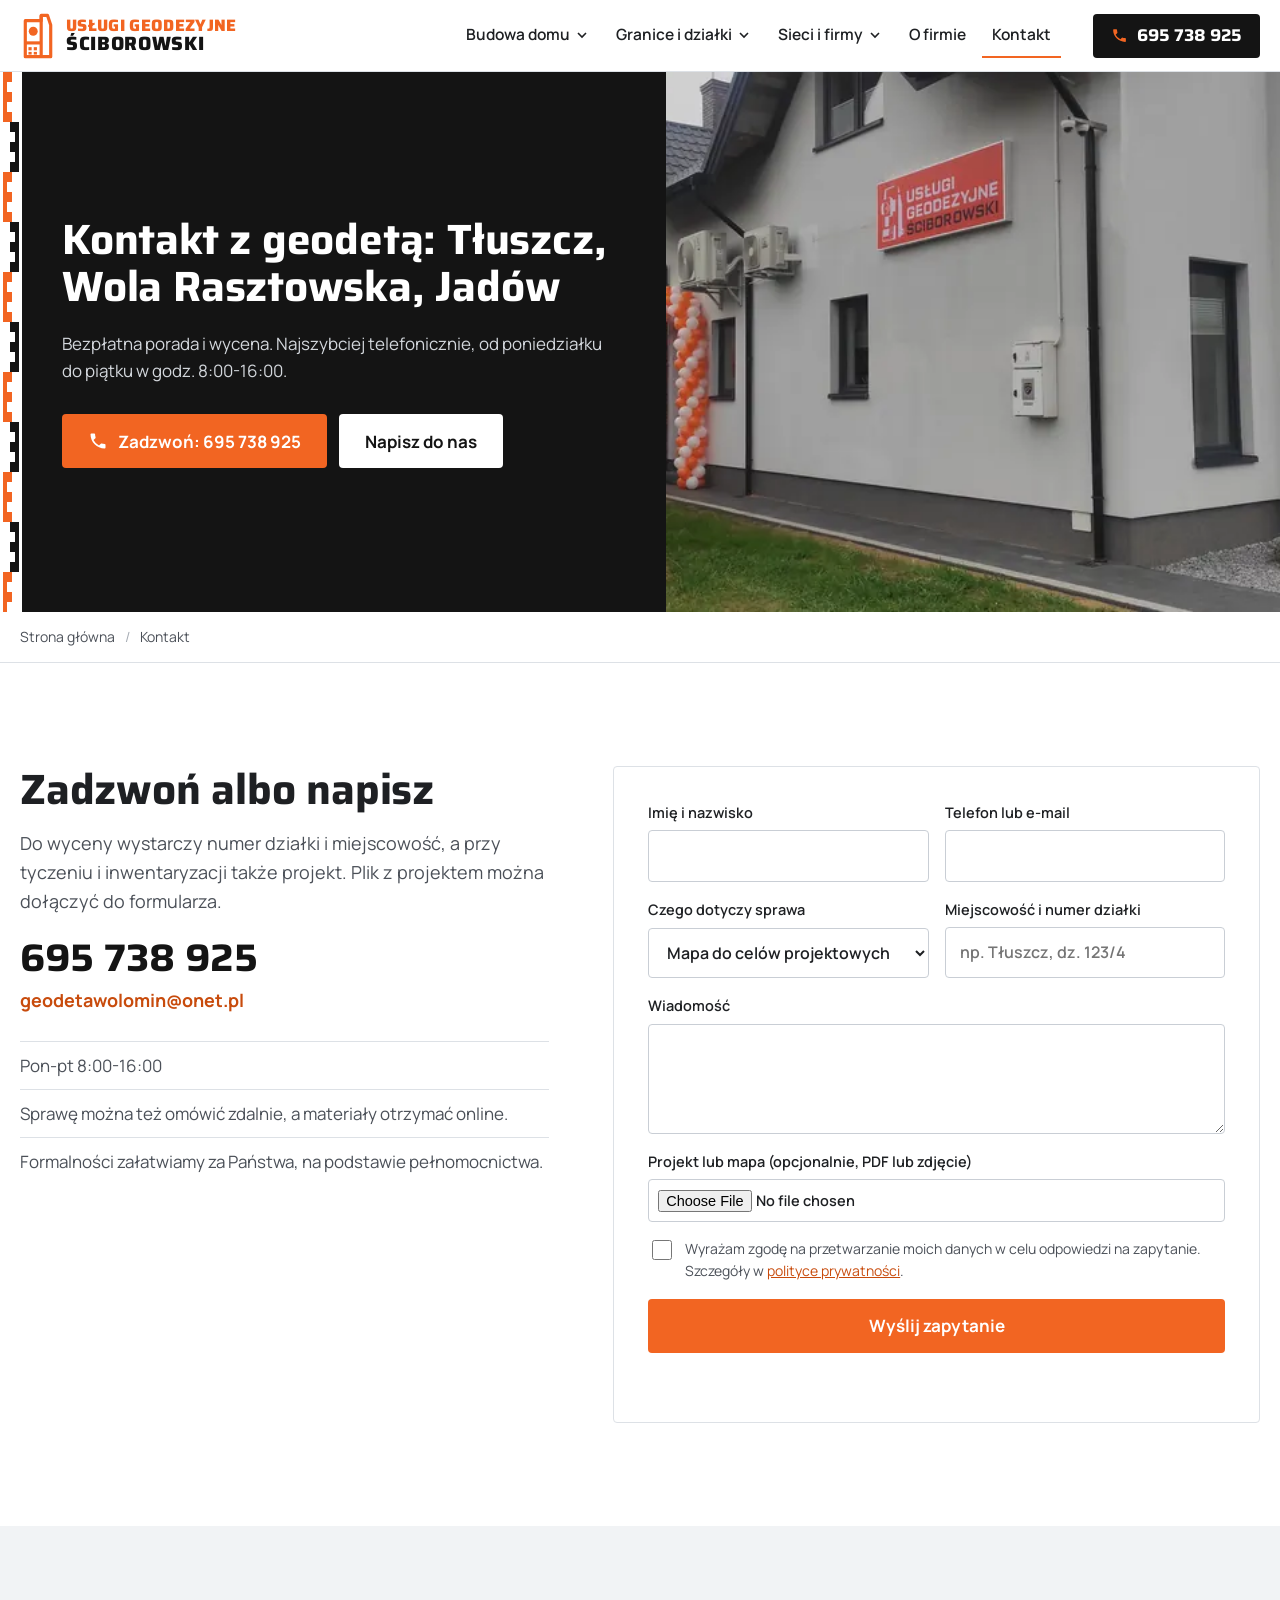
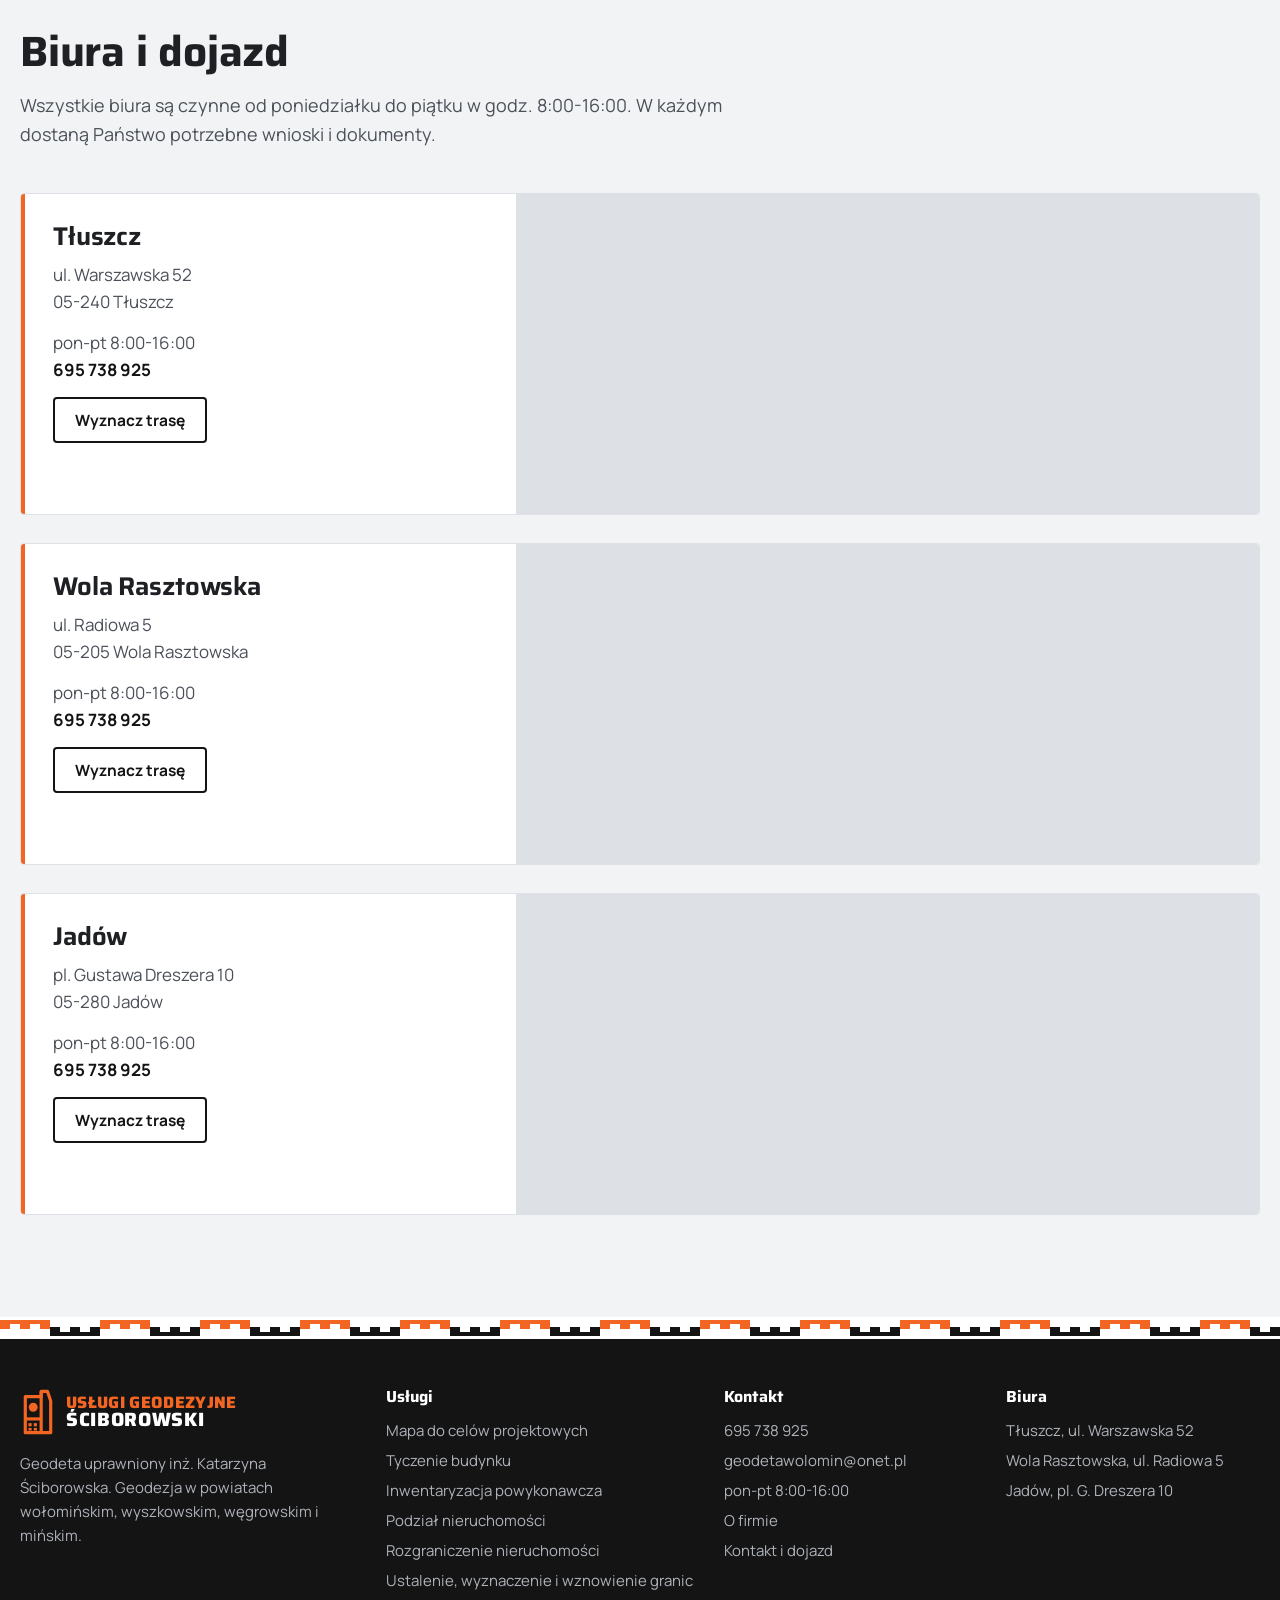
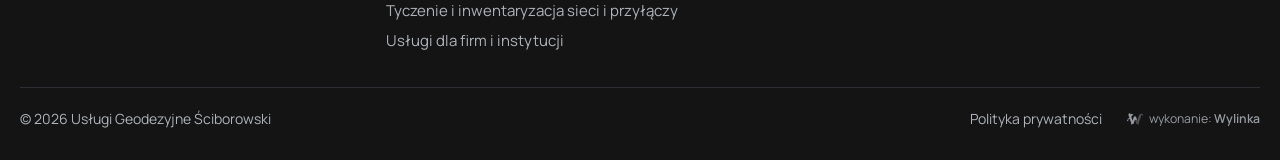
<file: kontakt.html>
<!doctype html>
<html lang="pl">
<head>
<meta charset="utf-8">
<meta name="viewport" content="width=device-width,initial-scale=1,viewport-fit=cover">
<meta name="robots" content="noindex, nofollow" data-podglad>
<title>Kontakt - geodeta Tłuszcz, Wola Rasztowska, Jadów | Usługi Geodezyjne Ściborowscy</title>
<meta name="description" content="Kontakt z Usługami Geodezyjnymi Ściborowscy: tel. 695 738 925, geodetawolomin@onet.pl. Biura w Tłuszczu, Woli Rasztowskiej i Jadowie, pon-pt 8:00-16:00, mapy dojazdu.">
<link rel="canonical" href="https://geodeta-wolomin.com.pl/kontakt/">
<meta property="og:title" content="Kontakt - geodeta Tłuszcz, Wola Rasztowska, Jadów | Usługi Geodezyjne Ściborowscy">
<meta property="og:description" content="Kontakt z Usługami Geodezyjnymi Ściborowscy: tel. 695 738 925, geodetawolomin@onet.pl. Biura w Tłuszczu, Woli Rasztowskiej i Jadowie, pon-pt 8:00-16:00, mapy dojazdu.">
<meta property="og:type" content="website">
<meta property="og:locale" content="pl_PL">
<meta name="theme-color" content="#F26522">
<link rel="icon" href="data:image/svg+xml,%3Csvg xmlns='http://www.w3.org/2000/svg' viewBox='0 0 32 32'%3E%3Crect width='32' height='32' rx='6' fill='%23F26522'/%3E%3Cpath d='M9 7h9v4h4v14H9z' fill='none' stroke='%23fff' stroke-width='2.4'/%3E%3Ccircle cx='14' cy='15' r='3' fill='%23fff'/%3E%3C/svg%3E">
<link rel="preload" href="fonts/saira-rdzen.woff2" as="font" type="font/woff2" crossorigin>
<link rel="preload" href="fonts/manrope-rdzen.woff2" as="font" type="font/woff2" crossorigin>
<link rel="preload" as="image" href="img/wola-1400.webp" imagesrcset="img/wola-800.webp 800w, img/wola-1400.webp 1400w" imagesizes="(min-width:901px) min(48vw,1000px), 100vw" fetchpriority="high">
<style>
@font-face{font-family:Saira;font-weight:100 900;font-display:swap;src:url(fonts/saira-rdzen.woff2) format("woff2");unicode-range:U+0020-007E,U+00A0,U+00A9,U+00AB,U+00B0,U+00B7,U+00BB,U+00D3,U+00D7,U+00F3,U+2013-2014,U+2018-2019,U+201C-201E,U+2022,U+2026,U+20AC}
@font-face{font-family:Saira;font-weight:100 900;font-display:swap;src:url(fonts/saira-pl.woff2) format("woff2");unicode-range:U+0104-0107,U+0118-0119,U+0141-0144,U+015A-015B,U+0179-017C}
@font-face{font-family:Manrope;font-weight:400 800;font-display:swap;src:url(fonts/manrope-rdzen.woff2) format("woff2");unicode-range:U+0020-007E,U+00A0,U+00A9,U+00AB,U+00B0,U+00B7,U+00BB,U+00D3,U+00D7,U+00F3,U+2013-2014,U+2018-2019,U+201C-201E,U+2022,U+2026,U+20AC}
@font-face{font-family:Manrope;font-weight:400 800;font-display:swap;src:url(fonts/manrope-pl.woff2) format("woff2");unicode-range:U+0104-0107,U+0118-0119,U+0141-0144,U+015A-015B,U+0179-017C}
:root{--or:#F26522;--or-d:#C84B0C;--cz:#141414;--tx:#1E2023;--tx2:#4B5058;--sz:#F1F3F5;--li:#DDE1E6;--hh:72px;--w:1240px;--bok:max(20px,calc((100vw - var(--w))/2 - 8px))}
*{box-sizing:border-box}
html{scroll-behavior:smooth;scroll-padding-top:calc(var(--hh) + 12px);-webkit-text-size-adjust:100%}
body{margin:0;background:#fff;color:var(--tx);font:400 17px/1.6 Manrope,"Segoe UI",Arial,sans-serif;overflow-x:hidden}
img{max-width:100%;height:auto;display:block}
a{color:inherit}
h1,h2,h3{font-family:Saira,"Arial Narrow",Arial,sans-serif;font-weight:700;line-height:1.12;margin:0;letter-spacing:-.005em}
h2{font-size:clamp(30px,3.3vw,46px)}
h3{font-size:22px;font-weight:650}
p{margin:0 0 1em}
.nw{white-space:nowrap}
.wrap{width:min(var(--w),100% - 40px);margin-inline:auto}
.btn{display:inline-flex;align-items:center;justify-content:center;gap:10px;min-height:54px;padding:0 26px;background:var(--or);color:#fff;font:700 17px/1 Manrope,Arial,sans-serif;text-decoration:none;border:0;border-radius:4px;cursor:pointer;transition:background .2s,color .2s,border-color .2s}
.btn:hover{background:var(--or-d)}
.btn svg{width:20px;height:20px;flex:none}
.btn.jasny{background:#fff;color:var(--cz)}
.btn.jasny:hover{background:#ffe9dc}
.btn.ramka{background:transparent;color:var(--cz);border:2px solid var(--cz)}
.btn.ramka:hover{background:var(--cz);color:#fff}
.btn.ramka-j{background:transparent;color:#fff;border:2px solid #fff}
.btn.ramka-j:hover{background:#fff;color:var(--cz)}
.przyciski{display:flex;flex-wrap:wrap;gap:12px}
/* lata niwelacyjna - motyw z logo i ikony strony */
.lata-v{background:#fff url("data:image/svg+xml,%3Csvg xmlns='http://www.w3.org/2000/svg' width='22' height='100'%3E%3Cg fill='%23F26522'%3E%3Crect x='3' y='0' width='9' height='10'/%3E%3Crect x='3' y='20' width='9' height='10'/%3E%3Crect x='3' y='40' width='9' height='10'/%3E%3Crect x='3' y='0' width='4' height='50'/%3E%3C/g%3E%3Cg fill='%23141414'%3E%3Crect x='10' y='50' width='9' height='10'/%3E%3Crect x='10' y='70' width='9' height='10'/%3E%3Crect x='10' y='90' width='9' height='10'/%3E%3Crect x='15' y='50' width='4' height='50'/%3E%3C/g%3E%3C/svg%3E") repeat-y 0 0/22px 100px}
.lata-h{background:#fff url("data:image/svg+xml,%3Csvg xmlns='http://www.w3.org/2000/svg' width='100' height='22'%3E%3Cg fill='%23F26522'%3E%3Crect y='3' x='0' height='9' width='10'/%3E%3Crect y='3' x='20' height='9' width='10'/%3E%3Crect y='3' x='40' height='9' width='10'/%3E%3Crect y='3' x='0' height='4' width='50'/%3E%3C/g%3E%3Cg fill='%23141414'%3E%3Crect y='10' x='50' height='9' width='10'/%3E%3Crect y='10' x='70' height='9' width='10'/%3E%3Crect y='10' x='90' height='9' width='10'/%3E%3Crect y='15' x='50' height='4' width='50'/%3E%3C/g%3E%3C/svg%3E") repeat-x 0 0/100px 22px}

/* naglowek */
.top{position:sticky;top:0;z-index:50;height:var(--hh);background:#fff;border-bottom:1px solid var(--li)}
.top .wrap{height:100%;display:flex;align-items:center;gap:24px}
.logo{display:flex;align-items:center;gap:10px;text-decoration:none;flex:none}
.logo svg{width:36px;height:49px;flex:none}
.logo span{font:800 16.5px/1.02 Saira,Arial,sans-serif;letter-spacing:.02em;color:var(--or);text-transform:uppercase}
.logo b{display:block;color:var(--cz);font-weight:800;font-size:19.2px;letter-spacing:.035em}
.menu{display:flex;align-items:center;gap:6px;margin-left:auto}
.menu .pm,.menu .rozw{display:inline-flex;align-items:center;gap:4px;text-decoration:none;font:600 15.5px/1 Manrope,Arial,sans-serif;color:var(--tx);padding:10px 10px;background:none;border:0;border-bottom:2px solid transparent;cursor:pointer;height:44px}
.menu .rozw svg{width:16px;height:16px;transition:transform .2s}
.menu .pm:hover,.menu .rozw:hover{color:var(--or-d)}
.menu .akt>.rozw,.menu .pm.akt{border-bottom-color:var(--or)}
.grupa{position:relative}
.pod-menu{position:absolute;top:calc(100% + 13px);left:-6px;min-width:300px;background:#fff;border:1px solid var(--li);border-top:3px solid var(--or);box-shadow:0 14px 30px rgba(20,20,20,.12);padding:8px 0;display:none}
.pod-menu::before{content:"";position:absolute;left:0;right:0;top:-17px;height:16px}
.pod-menu a{display:block;padding:11px 20px;text-decoration:none;font-weight:600;font-size:15.5px}
.pod-menu a:hover{background:var(--sz);color:var(--or-d)}
.pod-menu a[aria-current]{color:var(--or-d);box-shadow:inset 3px 0 0 var(--or)}
.grupa:hover .pod-menu,.grupa:focus-within .pod-menu,.grupa.otw .pod-menu{display:block}
.grupa:hover .rozw svg,.grupa.otw .rozw svg{transform:rotate(180deg)}
.top .tel{display:inline-flex;align-items:center;gap:9px;text-decoration:none;font:700 17px/1 Saira,Arial,sans-serif;color:#fff;background:var(--cz);padding:0 18px;height:44px;border-radius:4px;white-space:nowrap;margin-left:8px}
.top .tel svg{width:17px;height:17px;color:var(--or)}
.hb{display:none;width:46px;height:46px;border:0;background:none;padding:11px;cursor:pointer;margin-right:-11px}
.hb i{display:block;height:2px;background:var(--cz);margin:5px 0;transition:transform .25s,opacity .2s}
.hb[aria-expanded=true] i:nth-child(1){transform:translateY(7px) rotate(45deg)}
.hb[aria-expanded=true] i:nth-child(2){opacity:0}
.hb[aria-expanded=true] i:nth-child(3){transform:translateY(-7px) rotate(-45deg)}

/* pierwszy ekran strony glownej */
.hero{position:relative;min-height:calc(100svh - var(--hh));display:flex;align-items:center;color:#fff;overflow:hidden;background:#4f6f86;padding:0}
.hero picture,.hero picture img{position:absolute;inset:0;width:100%;height:100%}
.hero picture img{object-fit:cover;object-position:50% 50%}
.hero::after{content:"";position:absolute;inset:0;background:linear-gradient(90deg,rgba(12,16,14,.80) 0%,rgba(12,16,14,.62) 34%,rgba(12,16,14,.18) 58%,rgba(12,16,14,0) 72%)}
.hero .lata-v{position:absolute;left:0;top:0;bottom:0;width:22px;z-index:2}
.hero-in{position:relative;z-index:3;padding:56px 0 64px}
.hero h1{font-size:clamp(38px,3.9vw,60px);max-width:13.5em;font-weight:700}
.hero .lead{font-size:clamp(17px,1.25vw,20px);max-width:34em;margin:22px 0 32px;color:#EEF1EE}
.hero .pod{margin:16px 0 0;font-size:15px;color:#DCE2DD}

/* pierwszy ekran podstron: ciemny blok z lata + zdjecie do krawedzi */
.ph{display:grid;grid-template-columns:minmax(0,1fr) minmax(0,min(48vw,1000px));background:var(--cz);color:#fff;min-height:min(540px,calc(100svh - var(--hh)))}
.ph-txt{position:relative;padding:64px clamp(28px,4vw,64px) 64px max(62px,var(--bok));display:flex;flex-direction:column;justify-content:center}
.ph-txt .lata-v{position:absolute;left:0;top:0;bottom:0;width:22px}
.ph h1{font-size:clamp(34px,3.3vw,52px);max-width:15em}
.ph .lead{font-size:clamp(17px,1.2vw,19.5px);color:#D3D7DC;max-width:36em;margin:20px 0 30px}
.ph-img{position:relative;overflow:hidden;background:#2a2c30}
.ph-img img{position:absolute;inset:0;width:100%;height:100%;object-fit:cover}
.ph.ram{grid-template-columns:minmax(0,1fr) auto}
.ph.ram .ph-img{background:#1f2124;display:flex;align-items:center;padding:40px max(40px,calc(var(--bok) - 20px)) 40px 40px}
.ph.ram .ph-img img{position:static;width:auto;height:auto;max-height:460px;max-width:360px;border-radius:2px}
.okruszki{border-bottom:1px solid var(--li);font-size:14px;color:var(--tx2)}
.okruszki ol{list-style:none;margin:0 auto;padding:14px 0;display:flex;flex-wrap:wrap;gap:4px 10px}
.okruszki li+li::before{content:"/";margin-right:10px;color:#A5ABB3}
.okruszki a{text-decoration:none}
.okruszki a:hover{color:var(--or-d)}

/* fakty pod pierwszym ekranem */
.pas-fakty{background:var(--sz);padding:0}
.pas-fakty dl{margin:0 auto;display:grid;grid-template-columns:repeat(auto-fit,minmax(200px,1fr));gap:0}
.pas-fakty div{padding:24px 24px 24px 20px;border-left:3px solid var(--or)}
.pas-fakty div+div{border-left-color:var(--li)}
.pas-fakty dt{font-size:14px;color:var(--tx2)}
.pas-fakty dd{margin:4px 0 0;font:700 20px/1.25 Saira,Arial,sans-serif;color:var(--cz)}

/* sekcje */
section{padding:clamp(64px,8vw,112px) 0}
.szary{background:var(--sz)}
section.bez-gory{padding-top:0}
.wstep{max-width:760px;margin-bottom:44px}
.wstep p{color:var(--tx2);font-size:18px;margin-top:16px}

/* tresc podstrony */
.tresc{display:grid;grid-template-columns:minmax(0,1fr) 360px;gap:clamp(32px,6vw,88px);align-items:start}
.art{max-width:760px}
.art h2{font-size:clamp(26px,2.4vw,34px);margin:52px 0 16px}
.art h2:first-child{margin-top:0}
.art h3{margin:28px 0 10px}
.art p,.art li{color:var(--tx2);font-size:17.5px}
.art ul{padding:0;margin:0 0 1.2em;list-style:none}
.art ul li{position:relative;padding:6px 0 6px 24px}
.art ul li::before{content:"";position:absolute;left:0;top:19px;width:12px;height:2px;background:var(--or)}
.art strong{color:var(--tx)}
.art figure{margin:32px 0;border:1px solid var(--li);border-radius:4px;padding:14px;background:#fff;max-width:620px}
.art figure img{margin-inline:auto}
.art figcaption{font-size:14px;color:var(--tx2);margin-top:10px}
.art a{color:var(--or-d);font-weight:600}
.trzy{display:grid;grid-template-columns:repeat(3,minmax(0,1fr));gap:16px;margin:8px 0 12px}
.trzy div{border-top:3px solid var(--or);background:var(--sz);padding:18px 18px 6px}
.trzy h3{margin:0 0 8px;font-size:20px}
.trzy p{font-size:16px}
.bok{position:sticky;top:calc(var(--hh) + 24px);background:var(--cz);color:#D3D7DC;border-radius:4px;overflow:hidden}
.bok .lata-h{height:22px}
.bok-in{padding:26px 26px 28px}
.bok h2{font-size:24px;color:#fff;margin-bottom:10px}
.bok .duzy{display:block;font:700 30px/1.1 Saira,Arial,sans-serif;color:#fff;text-decoration:none;margin:16px 0 4px}
.bok .duzy:hover{color:var(--or)}
.bok .mail{color:#fff;font-weight:600;text-decoration:none;font-size:16px;word-break:break-all}
.bok ul{list-style:none;margin:18px 0 22px;padding:0;font-size:15.5px}
.bok li{padding:8px 0 8px 20px;border-top:1px solid #2f3236;position:relative}
.bok li::before{content:"";position:absolute;left:0;top:19px;width:10px;height:2px;background:var(--or)}
.bok .btn{width:100%}
.bok small{display:block;margin-top:12px;font-size:14px;color:#9EA4AB}

/* kroki na lacie */
.kroki{position:relative;list-style:none;margin:0;padding:0 0 0 62px;counter-reset:k;display:grid;gap:30px;max-width:900px}
.kroki .lata-v{position:absolute;left:0;top:0;bottom:0;width:22px;border:1px solid var(--li)}
.kroki li{position:relative;counter-increment:k;display:grid;grid-template-columns:64px minmax(0,1fr);gap:4px 18px}
.kroki li::before{content:counter(k,decimal-leading-zero);font:700 34px/1 Saira,Arial,sans-serif;color:var(--or)}
.kroki li::after{content:"";position:absolute;left:-41px;top:16px;width:30px;height:2px;background:var(--or)}
.kroki b{display:block;font:650 21px/1.25 Saira,Arial,sans-serif;color:var(--cz);margin-bottom:4px}
.kroki span{color:var(--tx2)}

/* pytania */
.faq{max-width:900px}
.faq details{border-bottom:1px solid #CDD2D8;background:none}
.faq details:first-of-type{border-top:1px solid #CDD2D8}
.faq summary{list-style:none;cursor:pointer;padding:22px 52px 22px 0;position:relative;font:650 20px/1.3 Saira,Arial,sans-serif;color:var(--cz)}
.faq summary::-webkit-details-marker{display:none}
.faq summary::before,.faq summary::after{content:"";position:absolute;right:8px;top:50%;width:18px;height:2px;background:var(--or);transition:transform .2s}
.faq summary::after{transform:rotate(90deg)}
.faq details[open] summary::after{transform:rotate(0)}
.faq details p{color:var(--tx2);margin:0 0 22px;max-width:46em}

/* powiazane uslugi */
.karty{display:grid;grid-template-columns:repeat(3,minmax(0,1fr));gap:20px}
.karta{display:flex;flex-direction:column;text-decoration:none;background:#fff;border:1px solid var(--li);border-radius:4px;overflow:hidden;transition:border-color .2s,transform .2s}
.karta:hover{border-color:var(--or);transform:translateY(-2px)}
.karta figure{margin:0;aspect-ratio:16/10;overflow:hidden;background:var(--li)}
.karta figure img{width:100%;height:100%;object-fit:cover}
.karta div{padding:20px 22px 22px;border-top:3px solid var(--or)}
.karta h3{font-size:21px;margin-bottom:8px}
.karta p{color:var(--tx2);font-size:15.5px;margin:0}

/* pas z telefonem */
.pas-cta{background:var(--cz);color:#fff;padding:0}
.pas-cta .wrap{display:flex;flex-wrap:wrap;align-items:center;justify-content:space-between;gap:24px;padding:48px 0}
.pas-cta h2{font-size:clamp(26px,2.6vw,38px)}
.pas-cta p{color:#B9BEC5;margin:10px 0 0}

/* budowa - trzy pomiary na lacie (strona glowna) */
.etapy{position:relative;display:grid;gap:56px;padding-left:62px}
.etapy .lata-v{position:absolute;left:0;top:0;bottom:0;width:22px;border:1px solid var(--li)}
.etap{position:relative;display:grid;grid-template-columns:minmax(0,1.05fr) minmax(0,1fr);gap:clamp(24px,4vw,56px);align-items:center}
.etap::before{content:"";position:absolute;left:-41px;top:50%;width:30px;height:2px;background:var(--or)}
.etap figure{margin:0;aspect-ratio:4/3;overflow:hidden;border-radius:4px;background:var(--li)}
.etap figure img{width:100%;height:100%;object-fit:cover;transition:transform .4s}
.etap figure a:hover img{transform:scale(1.03)}
.etap .kiedy{font-weight:700;color:var(--or-d);font-size:15px;margin:0 0 8px}
.etap h3{font-size:clamp(24px,2.2vw,30px);margin-bottom:14px}
.etap h3 a{text-decoration:none}
.etap h3 a:hover{color:var(--or-d)}
.etap p{color:var(--tx2)}
.fakty{display:flex;flex-wrap:wrap;gap:8px 28px;margin:18px 0 22px;padding:16px 0 0;border-top:1px solid var(--li);font-size:15.5px}
.fakty div{min-width:0}
.fakty dt{color:var(--tx2);font-size:13.5px}
.fakty dd{margin:0;font-weight:700}
.btn.maly{min-height:46px;font-size:15.5px;padding:0 20px}

/* granice - ciemna sekcja */
.ciemna{background:var(--cz);color:#E9EBEE}
.ciemna .wstep p{color:#B9BEC5}
.gr{display:grid;grid-template-columns:minmax(0,1fr) minmax(0,1.25fr);gap:clamp(28px,5vw,72px);align-items:start}
.gr figure{margin:0;border-radius:4px;overflow:hidden}
.gr figure img{width:100%;aspect-ratio:3/4;object-fit:cover;object-position:50% 40%}
.lista{list-style:none;margin:0;padding:0;border-top:1px solid #33363b}
.lista li{border-bottom:1px solid #33363b}
.lista a{padding:22px 40px 22px 0;display:grid;grid-template-columns:minmax(0,15em) minmax(0,1fr);gap:8px 28px;text-decoration:none;position:relative}
.lista a::after{content:"";position:absolute;right:6px;top:50%;width:10px;height:10px;border-top:2px solid var(--or);border-right:2px solid var(--or);transform:translateY(-50%) rotate(45deg);transition:right .2s}
.lista a:hover::after{right:0}
.lista a:hover b{color:var(--or)}
.lista b{font:650 21px/1.25 Saira,Arial,sans-serif;color:#fff;transition:color .2s}
.lista span{color:#B9BEC5}
.lista b::before{content:"";display:inline-block;width:10px;height:10px;background:var(--or);margin-right:12px;vertical-align:2px}

/* firmy */
.firmy{display:grid;grid-template-columns:minmax(0,1fr) minmax(0,1fr);gap:clamp(28px,5vw,72px);align-items:center}
.firmy ul{margin:0 0 28px;padding:0;list-style:none;columns:2;column-gap:28px}
.firmy li{break-inside:avoid;padding:12px 0 12px 22px;position:relative;border-bottom:1px solid var(--li);font-weight:600}
.firmy li::before{content:"";position:absolute;left:0;top:21px;width:10px;height:2px;background:var(--or)}
.firmy figure{margin:0;border-radius:4px;overflow:hidden}
.firmy figure img{width:100%;aspect-ratio:4/3;object-fit:cover;object-position:50% 60%}

/* o nas */
.onas{display:grid;grid-template-columns:minmax(0,.8fr) minmax(0,1.2fr);gap:clamp(28px,5vw,72px);align-items:center}
.onas figure{margin:0;max-width:440px}
.onas figure img{width:100%;height:auto;border-radius:4px}
.onas figcaption{font-size:14px;color:var(--tx2);margin-top:10px}
.osoby{display:grid;grid-template-columns:1fr 1fr;gap:24px;margin:28px 0}
.osoby div{border-top:3px solid var(--or);padding-top:14px}
.osoby b{display:block;font:700 19px/1.25 Saira,Arial,sans-serif}
.osoby span{color:var(--tx2);font-size:15.5px}

/* galeria biur */
.galeria{position:relative;margin-bottom:40px}
.tor{display:flex;gap:14px;overflow-x:auto;scroll-snap-type:x mandatory;scrollbar-width:none;cursor:grab;-webkit-overflow-scrolling:touch}
.tor::-webkit-scrollbar{display:none}
.tor.ciag{cursor:grabbing;scroll-snap-type:none}
.tor figure{margin:0;flex:none;scroll-snap-align:start}
.tor img{height:clamp(260px,32vw,420px);width:auto;border-radius:4px;user-select:none;-webkit-user-drag:none}
.tor figcaption{font-size:14px;color:var(--tx2);margin-top:8px}
.strz{display:flex;gap:10px;justify-content:flex-end;margin-top:14px}
.strz button{width:46px;height:46px;border:1px solid var(--li);background:#fff;border-radius:4px;cursor:pointer;display:grid;place-items:center}
.strz button:hover{border-color:var(--or)}
.strz svg{width:20px;height:20px}
.adresy{display:grid;grid-template-columns:repeat(3,minmax(0,1fr));gap:20px}
.adres{background:#fff;border:1px solid var(--li);border-radius:4px;padding:24px;display:flex;flex-direction:column}
.adres h3{font-size:21px;margin-bottom:6px}
.adres p{color:var(--tx2);margin:0 0 16px}
.adres a{margin-top:auto;font-weight:700;color:var(--or-d);text-decoration:none}
.adres a:hover{text-decoration:underline}
.godz{margin-top:22px;color:var(--tx2)}

/* biura z mapami (kontakt) */
.biura{display:grid;gap:28px}
.biuro{display:grid;grid-template-columns:minmax(0,.8fr) minmax(0,1.2fr);border:1px solid var(--li);border-radius:4px;overflow:hidden;background:#fff}
.biuro-txt{padding:28px;border-left:4px solid var(--or)}
.biuro-txt h3{font-size:clamp(24px,2vw,28px);margin-bottom:10px}
.biuro-txt p{color:var(--tx2);margin:0 0 14px}
.biuro iframe{display:block;width:100%;height:100%;min-height:320px;border:0;background:var(--li)}

/* kontakt */
.kont{display:grid;grid-template-columns:minmax(0,.9fr) minmax(0,1.1fr);gap:clamp(28px,5vw,72px);align-items:start}
.kont .duzy{display:block;font:700 clamp(30px,3vw,40px)/1.1 Saira,Arial,sans-serif;color:var(--cz);text-decoration:none;margin:22px 0 6px}
.kont .duzy:hover{color:var(--or-d)}
.kont .mail{font-weight:700;font-size:18px;text-decoration:none;color:var(--or-d)}
.kont ul{padding:0;margin:26px 0 0;list-style:none;color:var(--tx2)}
.kont li{padding:10px 0;border-top:1px solid var(--li)}
form{background:#fff;border:1px solid var(--li);border-radius:4px;padding:clamp(20px,3vw,34px);display:grid;grid-template-columns:1fr 1fr;gap:16px}
label{display:grid;gap:6px;font-size:14.5px;font-weight:600;min-width:0}
label.cala{grid-column:1/-1}
input,select,textarea{font:inherit;font-size:16px;width:100%;padding:12px 14px;border:1px solid #C9CED5;border-radius:4px;background:#fff;color:var(--tx);min-width:0}
input:focus,select:focus,textarea:focus{outline:2px solid var(--or);outline-offset:0;border-color:var(--or)}
textarea{min-height:110px;resize:vertical}
input[type=file]{padding:9px;font-size:14.5px}
form .btn{grid-column:1/-1;width:100%}
.zgoda{grid-column:1/-1;display:flex;gap:10px;align-items:flex-start;font-weight:400;font-size:14px;color:var(--tx2)}
.zgoda input{width:20px;height:20px;flex:none;margin-top:2px;accent-color:var(--or)}
.zgoda a{color:var(--or-d)}
.info{grid-column:1/-1;margin:0;font-size:14px;color:var(--tx2);min-height:1.4em}

/* polityka */
.prawne{max-width:820px}
.prawne h2{font-size:26px;margin:40px 0 12px}
.prawne p,.prawne li{color:var(--tx2)}

/* stopka */
.stopka{background:var(--cz);color:#AEB3BA;font-size:15px}
.stopka .lata-h{height:22px}
.stopka .wrap{display:grid;grid-template-columns:1.2fr 1.1fr .9fr .9fr;gap:28px;padding:48px 0 30px}
.stopka h4{font:700 16px/1.2 Saira,Arial,sans-serif;color:#fff;margin:0 0 12px}
.stopka p{margin:0 0 6px}
.stopka a{text-decoration:none}
.stopka a:hover{color:#fff}
.stopka .logo span{color:var(--or)}
.stopka .logo b{color:#fff}
.stopka .dol{grid-column:1/-1;display:flex;flex-wrap:wrap;align-items:center;justify-content:space-between;gap:12px 24px;border-top:1px solid #2c2f33;padding-top:20px;font-size:14px}
.stopka .dol span{margin-right:auto}
.wylinka-badge{display:inline-flex;align-items:center;gap:.4em;color:inherit;text-decoration:none;font-size:.875em;line-height:1;opacity:.85}
.wylinka-badge:hover,.wylinka-badge:focus-visible{opacity:1}
.wylinka-badge:focus-visible{outline:2px solid currentColor;outline-offset:3px;border-radius:2px}
.wylinka-badge svg{width:18px;height:18px;flex:none;overflow:visible}
.wylinka-badge b{font-weight:600}
.wylinka-badge .wy-old{opacity:.45;transform-origin:40px 30px;transition:transform .32s cubic-bezier(.3,.7,.4,1),opacity .32s ease-out}
.wylinka-badge .wy-pod{opacity:0;transition:opacity .2s ease-out .08s}
.wylinka-badge:hover .wy-old,.wylinka-badge:focus-visible .wy-old{transform:translate(9px,7px) rotate(9deg);opacity:0}
.wylinka-badge:hover .wy-pod,.wylinka-badge:focus-visible .wy-pod{opacity:1}
@media (prefers-reduced-motion:reduce){.wylinka-badge .wy-old,.wylinka-badge .wy-pod{transition:none}.wylinka-badge:hover .wy-old,.wylinka-badge:focus-visible .wy-old{transform:none;opacity:.45}.wylinka-badge:hover .wy-pod,.wylinka-badge:focus-visible .wy-pod{opacity:0}}

/* pasek na telefonie */
.mob{display:none}

@media (max-width:1180px){
 .menu .pm,.menu .rozw{font-size:15px;padding:10px 7px}
 .top .tel span{display:none}.top .tel{padding:0 13px}
}
@media (max-width:980px){
 .menu{position:fixed;top:var(--hh);left:0;right:0;bottom:0;background:#fff;flex-direction:column;align-items:stretch;gap:0;padding:8px 20px 40px;transform:translateX(100%);transition:transform .28s;overflow:auto}
 .menu.otw{transform:none}
 .menu .pm{font:650 22px/1.3 Saira,Arial,sans-serif;padding:16px 0;height:auto;border-bottom:1px solid var(--li)}
 .menu .pm.akt{color:var(--or-d);border-bottom-color:var(--li)}
 .grupa{border-bottom:1px solid var(--li);padding:14px 0 10px}
 .menu .rozw{font:650 14px/1.3 Manrope,Arial,sans-serif;color:var(--tx2);padding:0;height:auto;border:0;cursor:default;pointer-events:none}
 .menu .rozw svg{display:none}
 .pod-menu{display:block;position:static;box-shadow:none;border:0;padding:4px 0 0;min-width:0}
 .pod-menu::before{display:none}
 .pod-menu a{font:650 20px/1.3 Saira,Arial,sans-serif;padding:9px 0}
 .pod-menu a[aria-current]{box-shadow:none;padding-left:14px;border-left:3px solid var(--or)}
 .hb{display:block}
 .top .tel{margin-left:auto;height:42px}
 .tresc{grid-template-columns:minmax(0,1fr)}
 .bok{position:static;max-width:560px}
 .karty{grid-template-columns:minmax(0,1fr) minmax(0,1fr)}
 .biuro{grid-template-columns:minmax(0,1fr)}
 .biuro iframe{height:300px;min-height:0}
}
@media (max-width:900px){
 .etap,.gr,.firmy,.onas,.kont{grid-template-columns:minmax(0,1fr)}
 .gr figure img{aspect-ratio:16/10}
 .adresy{grid-template-columns:minmax(0,1fr)}
 .stopka .wrap{grid-template-columns:1fr 1fr}
 .stopka .st-firma{grid-column:1/-1}
 .ph{grid-template-columns:minmax(0,1fr);min-height:0}
 .ph-img{order:-1;aspect-ratio:16/8;max-height:34svh;width:100%}
 .ph.ram{grid-template-columns:minmax(0,1fr)}
 .ph.ram .ph-img{padding:0;display:block}
 .ph.ram .ph-img img{position:absolute;inset:0;width:100%;height:100%;max-width:none;max-height:none;object-fit:cover;border-radius:0}
 .ph-txt{padding:40px 20px 44px 62px}
 .trzy{grid-template-columns:minmax(0,1fr)}
}
@media (max-width:760px){
 :root{--hh:62px}
 body{font-size:16.5px}
 .wrap{width:calc(100% - 32px)}
 .logo svg{width:28px;height:38px}
 .logo span{font-size:12.6px}.logo b{font-size:14.6px}
 .top .tel{width:42px;padding:0;justify-content:center}
 .hero{flex-direction:column;align-items:stretch;background:var(--cz)}
 .hero picture{position:relative;inset:auto;flex:1 1 auto;min-height:180px;height:auto;width:100%}
 .hero picture img{object-position:68% 60%}
 .hero picture::after{content:"";position:absolute;left:0;right:0;bottom:0;height:40%;background:linear-gradient(180deg,rgba(20,20,20,0),rgba(20,20,20,.85))}
 .hero::after{display:none}
 .hero .lata-v{display:none}
 .hero-in{padding:22px 0 26px;margin-top:-1px}
 .hero h1{font-size:clamp(29px,min(8.2vw,5.1svh),40px)}
 .hero .lead{font-size:clamp(15.5px,min(4.2vw,2.5svh),17px);margin:14px 0 24px;line-height:1.5}
 .hero .btn{width:100%}
 .hero .pod{font-size:14px;margin-top:12px}
 .ph-img{aspect-ratio:16/9;max-height:30svh}
 .ph-img img{object-position:50% 25%}
 .ph-txt{padding:24px 16px 28px}
 .ph-txt .lata-v{display:none}
 .ph h1{font-size:clamp(26px,min(7.4vw,4.6svh),34px)}
 .ph .lead{font-size:clamp(15.5px,min(4.1vw,2.5svh),17px);margin:12px 0 24px;line-height:1.5}
 .ph .przyciski{display:grid;grid-template-columns:1fr 1fr;gap:10px}
 .ph .btn{min-height:50px;padding:0 10px;font-size:15.5px}
 .ph .nr{display:none}
 .pas-fakty dl{grid-template-columns:1fr 1fr}
 .pas-fakty div{padding:16px 12px 16px 14px;border-left:3px solid var(--or)!important;border-bottom:1px solid var(--li)}
 .pas-fakty dd{font-size:17px}
 .art h2{margin-top:40px}
 .art p,.art li{font-size:16.5px}
 .kroki{padding-left:36px;gap:24px}
 .kroki .lata-v{width:16px;background-size:16px 72px}
 .kroki li{grid-template-columns:minmax(0,1fr)}
 .kroki li::before{font-size:26px}
 .kroki li::after{left:-22px;top:12px;width:16px}
 .faq summary{font-size:18px}
 .karty{grid-template-columns:minmax(0,1fr)}
 .karta{flex-direction:row}
 .karta figure{flex:0 0 38%;aspect-ratio:auto;position:relative;min-height:112px}
 .karta figure img{position:absolute;inset:0}
 .karta div{border-top:0;border-left:3px solid var(--or);padding:14px 14px 16px}
 .karta h3{font-size:18.5px}
 .karta p{font-size:14.5px}
 .pas-cta .btn{width:100%}
 .etapy{padding-left:36px;gap:44px}
 .etapy .lata-v{width:16px;background-size:16px 72px}
 .etap::before{left:-22px;top:28px;width:16px}
 .lista a{grid-template-columns:minmax(0,1fr);gap:6px}
 .onas figure{max-width:240px}
 .gr figure img{aspect-ratio:4/3}
 .firmy ul{columns:1}
 .osoby{grid-template-columns:minmax(0,1fr)}
 form{grid-template-columns:minmax(0,1fr)}
 .biuro-txt{padding:22px 20px}
 .stopka .wrap{gap:22px 18px;padding-top:36px}
 .stopka .st-uslugi{grid-column:1/-1}
 .mob{display:grid;grid-template-columns:1fr 1fr;position:fixed;left:0;right:0;bottom:0;z-index:40;background:#fff;border-top:1px solid var(--li);padding:8px 10px calc(8px + env(safe-area-inset-bottom));gap:8px;transform:translateY(110%);transition:transform .25s}
 .mob.widac{transform:none}
 .mob .btn{min-height:48px;padding:0 10px;font-size:15.5px}
 .mob .btn.cz{background:var(--cz)}
 .stopka{padding-bottom:70px}
}
@media (min-width:761px) and (max-height:760px){
 .hero h1{font-size:clamp(34px,3.4vw,50px)}
 .hero .lead{margin:16px 0 24px}
 .hero-in{padding:36px 0 40px}
}
@media (prefers-reduced-motion:reduce){*{transition:none!important;scroll-behavior:auto!important}}

</style>
<script type="application/ld+json">{"@context": "https://schema.org", "@type": "ProfessionalService", "@id": "https://geodeta-wolomin.com.pl/#firma", "name": "Usługi Geodezyjne Ściborowscy", "url": "https://geodeta-wolomin.com.pl/", "telephone": "+48695738925", "email": "geodetawolomin@onet.pl", "founder": [{"@type": "Person", "name": "Katarzyna Ściborowska", "jobTitle": "Geodeta uprawniony"}, {"@type": "Person", "name": "Marcin Ściborowski"}], "foundingDate": "2012", "priceRange": "Bezpłatna wycena", "areaServed": ["powiat wołomiński", "powiat wyszkowski", "powiat węgrowski", "powiat miński"], "openingHoursSpecification": [{"@type": "OpeningHoursSpecification", "dayOfWeek": ["Monday", "Tuesday", "Wednesday", "Thursday", "Friday"], "opens": "08:00", "closes": "16:00"}], "address": {"@type": "PostalAddress", "streetAddress": "pl. Gustawa Dreszera 10", "postalCode": "05-280", "addressLocality": "Jadów", "addressCountry": "PL"}, "department": [{"@type": "ProfessionalService", "name": "Geodeta Tłuszcz - Usługi Geodezyjne Ściborowscy", "telephone": "+48695738925", "address": {"@type": "PostalAddress", "streetAddress": "ul. Warszawska 52", "postalCode": "05-240", "addressLocality": "Tłuszcz", "addressCountry": "PL"}}, {"@type": "ProfessionalService", "name": "Geodeta Wola Rasztowska - Usługi Geodezyjne Ściborowscy", "telephone": "+48695738925", "address": {"@type": "PostalAddress", "streetAddress": "ul. Radiowa 5", "postalCode": "05-205", "addressLocality": "Wola Rasztowska", "addressCountry": "PL"}}, {"@type": "ProfessionalService", "name": "Geodeta Jadów - Usługi Geodezyjne Ściborowscy", "telephone": "+48695738925", "address": {"@type": "PostalAddress", "streetAddress": "pl. Gustawa Dreszera 10", "postalCode": "05-280", "addressLocality": "Jadów", "addressCountry": "PL"}}]}</script><script type="application/ld+json">{"@context": "https://schema.org", "@type": "BreadcrumbList", "itemListElement": [{"@type": "ListItem", "position": 1, "name": "Strona główna", "item": "https://geodeta-wolomin.com.pl/"}, {"@type": "ListItem", "position": 2, "name": "Kontakt", "item": "https://geodeta-wolomin.com.pl/kontakt/"}]}</script>
</head>
<body class="">
<svg width="0" height="0" style="position:absolute" aria-hidden="true">
 <symbol id="instr" viewBox="0 0 34 46"><g fill="none" stroke="currentColor" stroke-width="3" stroke-linejoin="round"><path d="M5 9h15V4h6l3 9v30H5z"/><path d="M20 4v39"/><path d="M5 30h15"/></g><circle cx="12.5" cy="19" r="4.2" fill="currentColor"/><g fill="currentColor"><rect x="8" y="34" width="3" height="3"/><rect x="13" y="34" width="3" height="3"/><rect x="8" y="38.5" width="3" height="2.5"/><rect x="13" y="38.5" width="3" height="2.5"/></g></symbol>
 <symbol id="tel" viewBox="0 0 24 24"><path fill="currentColor" d="M6.6 10.8a15.1 15.1 0 0 0 6.6 6.6l2.2-2.2c.3-.3.7-.4 1-.2 1.1.4 2.3.6 3.6.6.6 0 1 .4 1 1V20c0 .6-.4 1-1 1C10.6 21 3 13.4 3 4c0-.6.4-1 1-1h3.5c.6 0 1 .4 1 1 0 1.3.2 2.5.6 3.6.1.3 0 .7-.2 1z"/></symbol>
 <symbol id="str" viewBox="0 0 24 24"><path d="M9 5l7 7-7 7" fill="none" stroke="currentColor" stroke-width="2.4"/></symbol>
 <symbol id="dol" viewBox="0 0 24 24"><path d="M6 9l6 6 6-6" fill="none" stroke="currentColor" stroke-width="2.4"/></symbol>
</svg>

<header class="top">
 <div class="wrap">
  <a class="logo" href="./" aria-label="Usługi Geodezyjne Ściborowski - strona główna"><svg style="color:#F26522"><use href="#instr"/></svg><span>Usługi geodezyjne<b>Ściborowski</b></span></a>
  <nav class="menu" id="menu" aria-label="Menu"><div class="grupa"><button type="button" class="rozw" aria-expanded="false">Budowa domu<svg><use href="#dol"/></svg></button><div class="pod-menu"><a href="mapa-do-celow-projektowych">Mapa do celów projektowych</a><a href="tyczenie-budynku">Tyczenie budynku</a><a href="inwentaryzacja-powykonawcza">Inwentaryzacja powykonawcza</a></div></div><div class="grupa"><button type="button" class="rozw" aria-expanded="false">Granice i działki<svg><use href="#dol"/></svg></button><div class="pod-menu"><a href="podzial-nieruchomosci">Podział nieruchomości</a><a href="rozgraniczenie-nieruchomosci">Rozgraniczenie nieruchomości</a><a href="ustalenie-wznowienie-granic">Ustalenie, wyznaczenie i wznowienie granic</a></div></div><div class="grupa"><button type="button" class="rozw" aria-expanded="false">Sieci i firmy<svg><use href="#dol"/></svg></button><div class="pod-menu"><a href="tyczenie-inwentaryzacja-sieci">Tyczenie i inwentaryzacja sieci i przyłączy</a><a href="dla-firm-i-instytucji">Usługi dla firm i instytucji</a></div></div><a class="pm" href="o-firmie">O firmie</a><a class="pm akt" href="kontakt" aria-current="page">Kontakt</a></nav>
  <a class="tel" href="tel:+48695738925" aria-label="Zadzwoń: 695 738 925"><svg><use href="#tel"/></svg><span>695 738 925</span></a>
  <button class="hb" type="button" aria-label="Menu" aria-controls="menu" aria-expanded="false"><i></i><i></i><i></i></button>
 </div>
</header>

<main>
<section class="ph" style="padding:0">
 <div class="ph-txt">
  <div class="lata-v" aria-hidden="true"></div>
  <h1>Kontakt z geodetą: Tłuszcz, Wola Rasztowska, Jadów</h1>
  <p class="lead">Bezpłatna porada i wycena. Najszybciej telefonicznie, od poniedziałku do piątku w godz. <span class="nw">8:00-16:00</span>.</p>
  <div class="przyciski"><a class="btn" href="tel:+48695738925" id="cta"><svg><use href="#tel"/></svg><span>Zadzwoń<span class="nr">: 695 738 925</span></span></a><a class="btn jasny" href="#formularz">Napisz do nas</a></div>
 </div>
 <div class="ph-img"><img src="img/wola-1400.webp" srcset="img/wola-800.webp 800w, img/wola-1400.webp 1400w" sizes="(min-width:901px) min(48vw,1000px), 100vw" width="1400" height="706" alt="Biuro Usług Geodezyjnych Ściborowscy w Woli Rasztowskiej" fetchpriority="high" decoding="async"></div>
</section><nav class="okruszki" aria-label="Jesteś tutaj"><ol class="wrap"><li><a href="./">Strona główna</a></li><li aria-current="page">Kontakt</li></ol></nav>
<section>
 <div class="wrap kont">
  <div>
   <h2>Zadzwoń albo napisz</h2>
   <p style="color:var(--tx2);font-size:18px;margin-top:16px">Do wyceny wystarczy numer działki i miejscowość, a przy tyczeniu i inwentaryzacji także projekt. Plik z projektem można dołączyć do formularza.</p>
   <a class="duzy" href="tel:+48695738925">695 738 925</a>
   <a class="mail" href="mailto:geodetawolomin@onet.pl">geodetawolomin@onet.pl</a>
   <ul>
    <li>Pon-pt <span class="nw">8:00-16:00</span></li>
    <li>Sprawę można też omówić zdalnie, a materiały otrzymać online.</li>
    <li>Formalności załatwiamy za Państwa, na podstawie pełnomocnictwa.</li>
   </ul>
  </div>
  <form class="zapytanie" id="formularz" novalidate>
   <label>Imię i nazwisko<input name="imie" autocomplete="name"></label>
   <label>Telefon lub e-mail<input name="kontakt" autocomplete="tel"></label>
   <label>Czego dotyczy sprawa<select name="usluga"><option>Mapa do celów projektowych</option><option>Tyczenie budynku</option><option>Inwentaryzacja powykonawcza</option><option>Podział nieruchomości</option><option>Rozgraniczenie nieruchomości</option><option>Ustalenie, wyznaczenie lub wznowienie granic</option><option>Sieci i przyłącza</option><option>Obsługa firmy lub inwestycji</option><option>Inna sprawa</option></select></label>
   <label>Miejscowość i numer działki<input name="dzialka" placeholder="np. Tłuszcz, dz. 123/4"></label>
   <label class="cala">Wiadomość<textarea name="tresc"></textarea></label>
   <label class="cala">Projekt lub mapa (opcjonalnie, PDF lub zdjęcie)<input type="file" name="plik" accept=".pdf,.jpg,.jpeg,.png"></label>
   <label class="zgoda"><input type="checkbox" name="zgoda"><span>Wyrażam zgodę na przetwarzanie moich danych w celu odpowiedzi na zapytanie. Szczegóły w <a href="polityka-prywatnosci">polityce prywatności</a>.</span></label>
   <button class="btn" type="submit">Wyślij zapytanie</button>
   <p class="info" role="status"></p>
  </form>
 </div>
</section>

<section class="szary">
 <div class="wrap">
  <div class="wstep"><h2>Biura i dojazd</h2><p>Wszystkie biura są czynne od poniedziałku do piątku w godz. <span class="nw">8:00-16:00</span>. W każdym dostaną Państwo potrzebne wnioski i dokumenty.</p></div>
  <div class="biura"><div class="biuro"><div class="biuro-txt"><h3>Tłuszcz</h3><p>ul. Warszawska 52<br>05-240 Tłuszcz</p><p>pon-pt <span class="nw">8:00-16:00</span><br><a href="tel:+48695738925" style="color:var(--cz);font-weight:700;text-decoration:none">695 738 925</a></p><a class="btn ramka maly" href="https://www.google.com/maps/search/?api=1&amp;query=ul.+Warszawska+52%2C+05-240+T%C5%82uszcz" target="_blank" rel="noopener">Wyznacz trasę</a></div><iframe src="https://maps.google.com/maps?q=ul.+Warszawska+52%2C+05-240+T%C5%82uszcz&amp;z=15&amp;output=embed" title="Mapa dojazdu do biura w miejscowości Tłuszcz" referrerpolicy="no-referrer-when-downgrade"></iframe></div><div class="biuro"><div class="biuro-txt"><h3>Wola Rasztowska</h3><p>ul. Radiowa 5<br>05-205 Wola Rasztowska</p><p>pon-pt <span class="nw">8:00-16:00</span><br><a href="tel:+48695738925" style="color:var(--cz);font-weight:700;text-decoration:none">695 738 925</a></p><a class="btn ramka maly" href="https://www.google.com/maps/search/?api=1&amp;query=ul.+Radiowa+5%2C+05-205+Wola+Rasztowska" target="_blank" rel="noopener">Wyznacz trasę</a></div><iframe src="https://maps.google.com/maps?q=ul.+Radiowa+5%2C+05-205+Wola+Rasztowska&amp;z=15&amp;output=embed" title="Mapa dojazdu do biura w miejscowości Wola Rasztowska" referrerpolicy="no-referrer-when-downgrade"></iframe></div><div class="biuro"><div class="biuro-txt"><h3>Jadów</h3><p>pl. Gustawa Dreszera 10<br>05-280 Jadów</p><p>pon-pt <span class="nw">8:00-16:00</span><br><a href="tel:+48695738925" style="color:var(--cz);font-weight:700;text-decoration:none">695 738 925</a></p><a class="btn ramka maly" href="https://www.google.com/maps/search/?api=1&amp;query=pl.+Gustawa+Dreszera+10%2C+05-280+Jad%C3%B3w" target="_blank" rel="noopener">Wyznacz trasę</a></div><iframe src="https://maps.google.com/maps?q=pl.+Gustawa+Dreszera+10%2C+05-280+Jad%C3%B3w&amp;z=15&amp;output=embed" title="Mapa dojazdu do biura w miejscowości Jadów" referrerpolicy="no-referrer-when-downgrade"></iframe></div></div>
 </div>
</section>

</main>

<footer class="stopka">
 <div class="lata-h" aria-hidden="true"></div>
 <div class="wrap">
  <div class="st-firma">
   <a class="logo" href="./"><svg style="color:#F26522"><use href="#instr"/></svg><span>Usługi geodezyjne<b>Ściborowski</b></span></a>
   <p style="margin-top:16px">Geodeta uprawniony inż. Katarzyna Ściborowska. Geodezja w powiatach wołomińskim, wyszkowskim, węgrowskim i mińskim.</p>
  </div>
  <div class="st-uslugi"><h4>Usługi</h4><p><a href="mapa-do-celow-projektowych">Mapa do celów projektowych</a></p><p><a href="tyczenie-budynku">Tyczenie budynku</a></p><p><a href="inwentaryzacja-powykonawcza">Inwentaryzacja powykonawcza</a></p><p><a href="podzial-nieruchomosci">Podział nieruchomości</a></p><p><a href="rozgraniczenie-nieruchomosci">Rozgraniczenie nieruchomości</a></p><p><a href="ustalenie-wznowienie-granic">Ustalenie, wyznaczenie i wznowienie granic</a></p><p><a href="tyczenie-inwentaryzacja-sieci">Tyczenie i inwentaryzacja sieci i przyłączy</a></p><p><a href="dla-firm-i-instytucji">Usługi dla firm i instytucji</a></p></div>
  <div><h4>Kontakt</h4><p><a href="tel:+48695738925">695 738 925</a></p><p><a href="mailto:geodetawolomin@onet.pl">geodetawolomin@onet.pl</a></p><p>pon-pt <span class="nw">8:00-16:00</span></p><p><a href="o-firmie">O firmie</a></p><p><a href="kontakt">Kontakt i dojazd</a></p></div>
  <div><h4>Biura</h4><p>Tłuszcz, ul. Warszawska 52</p><p>Wola Rasztowska, ul. Radiowa 5</p><p>Jadów, pl. G. Dreszera 10</p></div>
  <div class="dol"><span>© 2026 Usługi Geodezyjne Ściborowski</span><a href="polityka-prywatnosci">Polityka prywatności</a><a class="wylinka-badge" href="https://wylinka.pl/?utm_source=geodeta-wolomin.com.pl&amp;utm_medium=stopka&amp;utm_campaign=wykonanie" rel="noopener" title="Strona wykonana przez Wylinka"><svg viewBox="0 0 64 64" aria-hidden="true" focusable="false" fill="currentColor"><path d="M9.8 22.8l-1.2-7.9 2.2-3.7 15.5 4.6-.5 1.5-7.2 5.5 4.7 15.6 5-15.6 7 0 4.1 12.7-4.2-.9-2.6 1.8-.8-2.2-5.3 15.6-4.3 0 .4 .2-2.1 2.8-1.3-1.1 1.1-1.4-3.1 .2-.1-1.7 2.2-.1-5.7-16.5-4.8 .6-.8 3.1 0 .5-.3 .5 .8 2.2-1.6 .5-.4-1.3-.8 1.6-1.5-.8 .8-1.6-1.4 .6-.6-1.6 2.3-.8 .2-.4 1.3-4.8 5.9-.8-2.4-6.9zM15.2 13.7l-.1-.4-.4 .8-.1 .8 .1 1 .1 .4 .3 .7 .3-.9 .1-.7 0-.8z"/><path class="wy-pod" d="M37.1 49.8l-4.5-13.3 2.6-1.8 4.2 .9 .9 2.8 3-9.7 0-.5 .1-.8 3.2-8.4 .5-1 .6-1 .9-1.1 1.3-1 1.1-.7 1.4-.5 1.4-.3 .7 0 .9 0 1.2 .3 1.4 .6 .8 .5 .7 .7 .6 .7 .5 .9 .3 .9 .1 .9 0 .8-.2 .9-.5 .9-.5 .6-.7 .5-.7 .3-.1-.1 0-.1 .5-.5 .3-.7 .2-.5 0-.6-.1-.6-.3-.7-.4-.5-.4-.4-.5-.3-.6-.3-.7 0-.7 .1-.6 .1-.5 .4-.5 .5-.3 .5-.2 .7-.1 1.5-1.4 5.1-.8 3.3-.3 .7-.5 .7-6 17.5 1.9 .1-.1 1.7-3.1-.2 1.1 1.4-1.3 1.1-2.1-2.8 .4-.2z"/><path class="wy-old" d="M40.8 50l.4-.2-4.1 0-4.2-12.5 2.5-1.7 4.3 .9 .6 1.9 .6-1.6 0-.3 2.4-7.8 0-.5 .1-.8 3.2-8.4 .4-.8 .6-.9 .9-1.2 .9-.9 1.3-.8 1.4-.6 1.2-.3 1.4-.1 1.3 .1 .6 .2 .8 .3 1.1 .6 .9 .7 .7 .9 .5 .9 .3 .9 .1 1.1-.1 .9-.3 .9-.4 .7-.6 .7-.6 .4-.6 .2-.1-.1 0-.1 .5-.5 .3-.7 .2-.5 0-.5-.1-.6-.2-.6-.3-.5-.4-.5-.5-.3-.6-.3-.7-.1-.6 0-.6 .1-.6 .3-.6 .5-.3 .4-.2 .5-.1 .5-.1 1.5-1.4 5.1-.8 3.3-.3 .7-.5 .7-6 17.5 1.9 .1-.1 1.7-3.1-.2 1.1 1.4-1.3 1.1zM49.6 17.1l.6 1.7-1.5 1.9 .4 .4 1.8-2.1-.7-2.1zM48.1 28.3l.5 1.8-1.7 1.8 .4 .4 1.9-2-.6-2.2zM37.9 41.7l1.7-1.5-.4-.4-1.7 1.4zM42.6 38.7l-1.5 2.8 1.1 2-1.3 2.6 .5 .2 1.5-2.8-1.1-2 1.4-2.5z"/></svg><span>wykonanie: <b>Wylinka</b></span></a></div>
 </div>
</footer>

<div class="mob" id="mob"><a class="btn cz" href="tel:+48695738925"><svg><use href="#tel"/></svg>Zadzwoń</a><a class="btn" href="kontakt#formularz">Zapytaj o wycenę</a></div>

<script>
(()=>{
 const hb=document.querySelector('.hb'),menu=document.getElementById('menu');
 const zamknij=()=>{menu.classList.remove('otw');hb.setAttribute('aria-expanded',false);document.body.style.overflow=''};
 hb.addEventListener('click',()=>{const o=menu.classList.toggle('otw');hb.setAttribute('aria-expanded',o);document.body.style.overflow=o?'hidden':''});
 menu.querySelectorAll('a').forEach(a=>a.addEventListener('click',zamknij));
 // rozwijane grupy menu (klik na ekranach dotykowych)
 menu.querySelectorAll('.rozw').forEach(b=>b.addEventListener('click',()=>{const g=b.parentElement,o=!g.classList.contains('otw');menu.querySelectorAll('.grupa').forEach(x=>{x.classList.remove('otw');x.querySelector('.rozw').setAttribute('aria-expanded',false)});g.classList.toggle('otw',o);b.setAttribute('aria-expanded',o)}));
 document.addEventListener('click',e=>{if(!e.target.closest('.grupa'))menu.querySelectorAll('.grupa.otw').forEach(x=>{x.classList.remove('otw');x.querySelector('.rozw').setAttribute('aria-expanded',false)})});
 document.addEventListener('keydown',e=>{if(e.key==='Escape'){menu.querySelectorAll('.grupa.otw').forEach(x=>x.classList.remove('otw'));if(menu.classList.contains('otw'))zamknij()}});
 // pasek Zadzwon/Wycena na telefonie po minieciu pierwszego ekranu
 const mob=document.getElementById('mob'),cta=document.getElementById('cta');
 if(cta&&'IntersectionObserver' in window){new IntersectionObserver(e=>{mob.classList.toggle('widac',!e[0].isIntersecting&&e[0].boundingClientRect.top<0)}).observe(cta)}
 // galeria przesuwana palcem i myszka
 const tor=document.getElementById('tor');
 if(tor){
  document.querySelectorAll('.strz button').forEach(b=>b.addEventListener('click',()=>{tor.scrollBy({left:b.dataset.k*Math.max(280,tor.clientWidth*.6),behavior:'smooth'})}));
  let x0=null,s0=0;
  tor.addEventListener('pointerdown',e=>{if(e.pointerType!=='mouse')return;x0=e.clientX;s0=tor.scrollLeft});
  addEventListener('pointermove',e=>{if(x0===null)return;const d=e.clientX-x0;if(Math.abs(d)>4)tor.classList.add('ciag');tor.scrollLeft=s0-d});
  addEventListener('pointerup',()=>{if(x0===null)return;x0=null;tor.classList.remove('ciag')});
 }
 // formularz: na wersji testowej bez wysylki
 document.querySelectorAll('form.zapytanie').forEach(f=>f.addEventListener('submit',e=>{e.preventDefault();f.querySelector('.info').textContent='Wersja testowa strony: formularz zacznie wysyłać wiadomości po uruchomieniu pod adresem geodeta-wolomin.com.pl. Do tego czasu prosimy o telefon: 695 738 925.'}));
})();

</script>
</body>
</html>
</file>
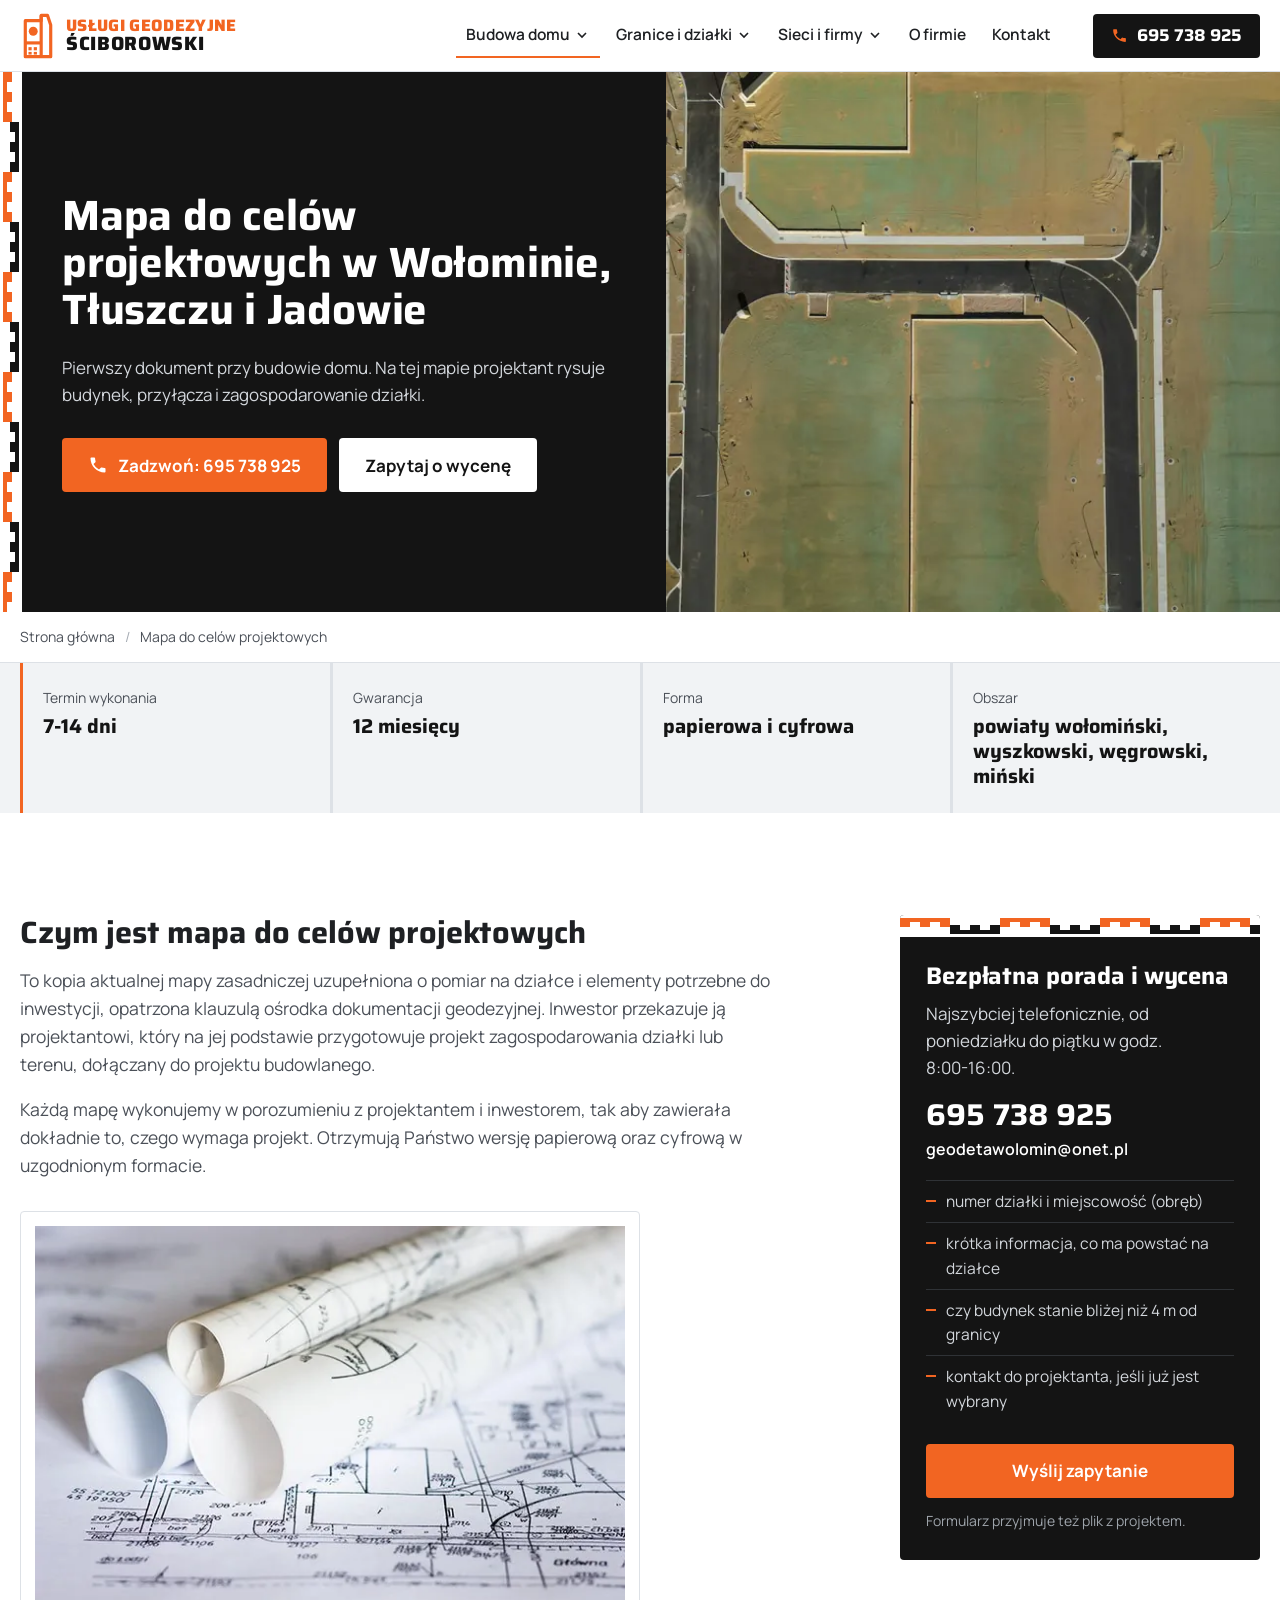
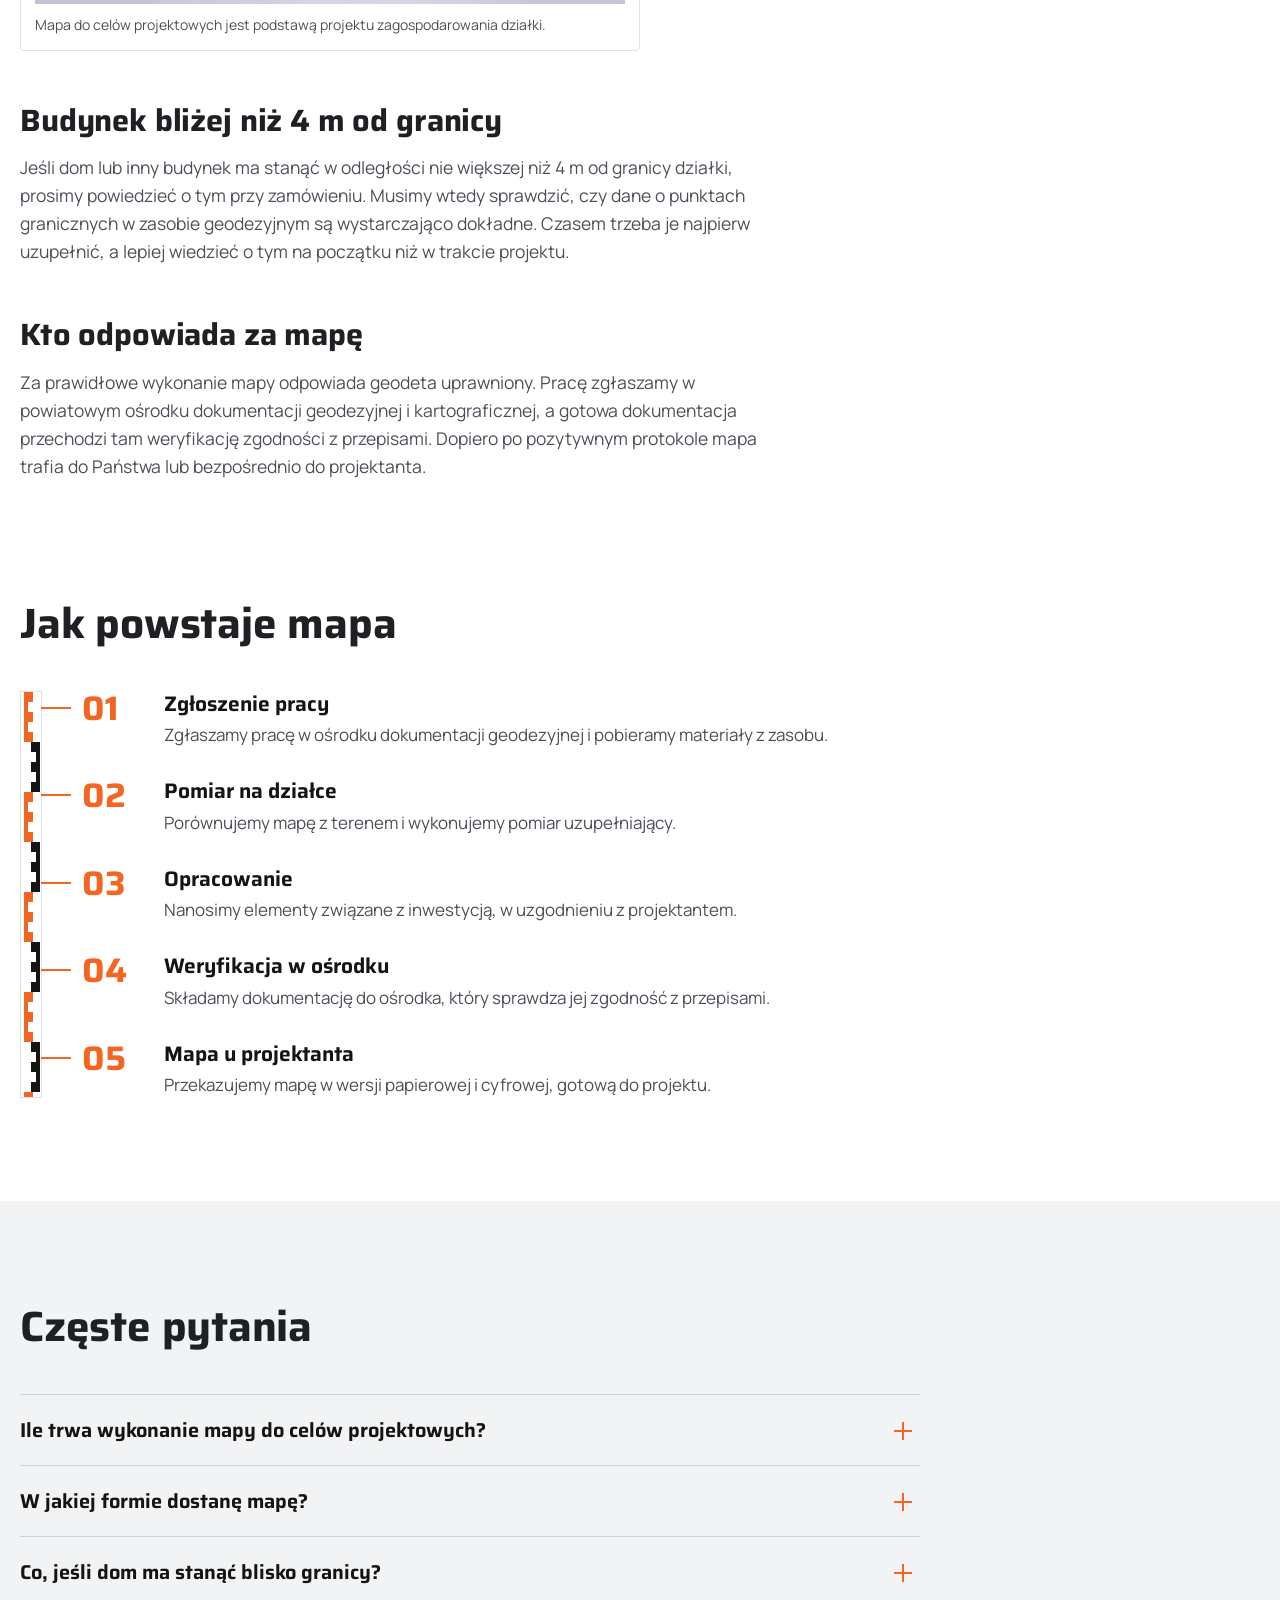
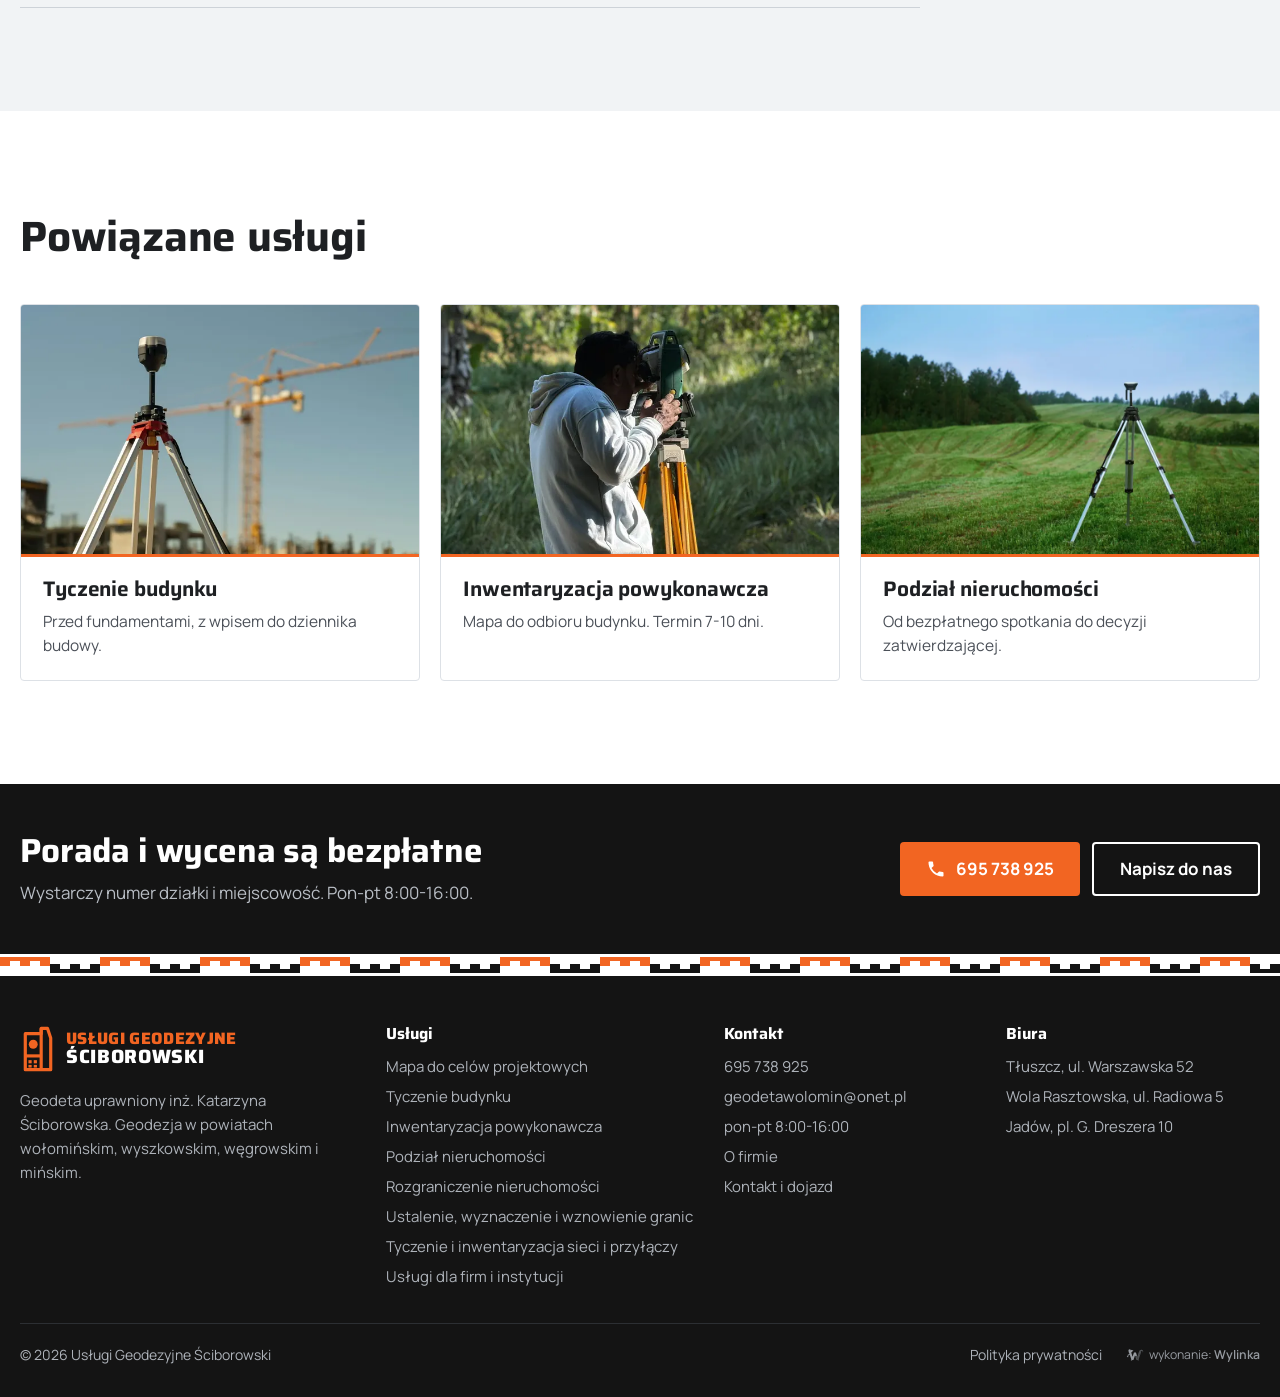
<file: mapa-do-celow-projektowych.html>
<!doctype html>
<html lang="pl">
<head>
<meta charset="utf-8">
<meta name="viewport" content="width=device-width,initial-scale=1,viewport-fit=cover">
<meta name="robots" content="noindex, nofollow" data-podglad>
<title>Mapa do celów projektowych Wołomin, Tłuszcz, Jadów - geodeta Ściborowscy</title>
<meta name="description" content="Mapa do celów projektowych pod projekt domu i inwestycji w powiecie wołomińskim, wyszkowskim, węgrowskim i mińskim. Termin 7-14 dni, wersja papierowa i cyfrowa. Tel. 695 738 925.">
<link rel="canonical" href="https://geodeta-wolomin.com.pl/mapa-do-celow-projektowych/">
<meta property="og:title" content="Mapa do celów projektowych Wołomin, Tłuszcz, Jadów - geodeta Ściborowscy">
<meta property="og:description" content="Mapa do celów projektowych pod projekt domu i inwestycji w powiecie wołomińskim, wyszkowskim, węgrowskim i mińskim. Termin 7-14 dni, wersja papierowa i cyfrowa. Tel. 695 738 925.">
<meta property="og:type" content="website">
<meta property="og:locale" content="pl_PL">
<meta name="theme-color" content="#F26522">
<link rel="icon" href="data:image/svg+xml,%3Csvg xmlns='http://www.w3.org/2000/svg' viewBox='0 0 32 32'%3E%3Crect width='32' height='32' rx='6' fill='%23F26522'/%3E%3Cpath d='M9 7h9v4h4v14H9z' fill='none' stroke='%23fff' stroke-width='2.4'/%3E%3Ccircle cx='14' cy='15' r='3' fill='%23fff'/%3E%3C/svg%3E">
<link rel="preload" href="fonts/saira-rdzen.woff2" as="font" type="font/woff2" crossorigin>
<link rel="preload" href="fonts/manrope-rdzen.woff2" as="font" type="font/woff2" crossorigin>
<link rel="preload" as="image" href="img/mapa-1200.webp" imagesrcset="img/mapa-700.webp 700w, img/mapa-1200.webp 1200w" imagesizes="(min-width:901px) min(48vw,1000px), 100vw" fetchpriority="high">
<style>
@font-face{font-family:Saira;font-weight:100 900;font-display:swap;src:url(fonts/saira-rdzen.woff2) format("woff2");unicode-range:U+0020-007E,U+00A0,U+00A9,U+00AB,U+00B0,U+00B7,U+00BB,U+00D3,U+00D7,U+00F3,U+2013-2014,U+2018-2019,U+201C-201E,U+2022,U+2026,U+20AC}
@font-face{font-family:Saira;font-weight:100 900;font-display:swap;src:url(fonts/saira-pl.woff2) format("woff2");unicode-range:U+0104-0107,U+0118-0119,U+0141-0144,U+015A-015B,U+0179-017C}
@font-face{font-family:Manrope;font-weight:400 800;font-display:swap;src:url(fonts/manrope-rdzen.woff2) format("woff2");unicode-range:U+0020-007E,U+00A0,U+00A9,U+00AB,U+00B0,U+00B7,U+00BB,U+00D3,U+00D7,U+00F3,U+2013-2014,U+2018-2019,U+201C-201E,U+2022,U+2026,U+20AC}
@font-face{font-family:Manrope;font-weight:400 800;font-display:swap;src:url(fonts/manrope-pl.woff2) format("woff2");unicode-range:U+0104-0107,U+0118-0119,U+0141-0144,U+015A-015B,U+0179-017C}
:root{--or:#F26522;--or-d:#C84B0C;--cz:#141414;--tx:#1E2023;--tx2:#4B5058;--sz:#F1F3F5;--li:#DDE1E6;--hh:72px;--w:1240px;--bok:max(20px,calc((100vw - var(--w))/2 - 8px))}
*{box-sizing:border-box}
html{scroll-behavior:smooth;scroll-padding-top:calc(var(--hh) + 12px);-webkit-text-size-adjust:100%}
body{margin:0;background:#fff;color:var(--tx);font:400 17px/1.6 Manrope,"Segoe UI",Arial,sans-serif;overflow-x:hidden}
img{max-width:100%;height:auto;display:block}
a{color:inherit}
h1,h2,h3{font-family:Saira,"Arial Narrow",Arial,sans-serif;font-weight:700;line-height:1.12;margin:0;letter-spacing:-.005em}
h2{font-size:clamp(30px,3.3vw,46px)}
h3{font-size:22px;font-weight:650}
p{margin:0 0 1em}
.nw{white-space:nowrap}
.wrap{width:min(var(--w),100% - 40px);margin-inline:auto}
.btn{display:inline-flex;align-items:center;justify-content:center;gap:10px;min-height:54px;padding:0 26px;background:var(--or);color:#fff;font:700 17px/1 Manrope,Arial,sans-serif;text-decoration:none;border:0;border-radius:4px;cursor:pointer;transition:background .2s,color .2s,border-color .2s}
.btn:hover{background:var(--or-d)}
.btn svg{width:20px;height:20px;flex:none}
.btn.jasny{background:#fff;color:var(--cz)}
.btn.jasny:hover{background:#ffe9dc}
.btn.ramka{background:transparent;color:var(--cz);border:2px solid var(--cz)}
.btn.ramka:hover{background:var(--cz);color:#fff}
.btn.ramka-j{background:transparent;color:#fff;border:2px solid #fff}
.btn.ramka-j:hover{background:#fff;color:var(--cz)}
.przyciski{display:flex;flex-wrap:wrap;gap:12px}
/* lata niwelacyjna - motyw z logo i ikony strony */
.lata-v{background:#fff url("data:image/svg+xml,%3Csvg xmlns='http://www.w3.org/2000/svg' width='22' height='100'%3E%3Cg fill='%23F26522'%3E%3Crect x='3' y='0' width='9' height='10'/%3E%3Crect x='3' y='20' width='9' height='10'/%3E%3Crect x='3' y='40' width='9' height='10'/%3E%3Crect x='3' y='0' width='4' height='50'/%3E%3C/g%3E%3Cg fill='%23141414'%3E%3Crect x='10' y='50' width='9' height='10'/%3E%3Crect x='10' y='70' width='9' height='10'/%3E%3Crect x='10' y='90' width='9' height='10'/%3E%3Crect x='15' y='50' width='4' height='50'/%3E%3C/g%3E%3C/svg%3E") repeat-y 0 0/22px 100px}
.lata-h{background:#fff url("data:image/svg+xml,%3Csvg xmlns='http://www.w3.org/2000/svg' width='100' height='22'%3E%3Cg fill='%23F26522'%3E%3Crect y='3' x='0' height='9' width='10'/%3E%3Crect y='3' x='20' height='9' width='10'/%3E%3Crect y='3' x='40' height='9' width='10'/%3E%3Crect y='3' x='0' height='4' width='50'/%3E%3C/g%3E%3Cg fill='%23141414'%3E%3Crect y='10' x='50' height='9' width='10'/%3E%3Crect y='10' x='70' height='9' width='10'/%3E%3Crect y='10' x='90' height='9' width='10'/%3E%3Crect y='15' x='50' height='4' width='50'/%3E%3C/g%3E%3C/svg%3E") repeat-x 0 0/100px 22px}

/* naglowek */
.top{position:sticky;top:0;z-index:50;height:var(--hh);background:#fff;border-bottom:1px solid var(--li)}
.top .wrap{height:100%;display:flex;align-items:center;gap:24px}
.logo{display:flex;align-items:center;gap:10px;text-decoration:none;flex:none}
.logo svg{width:36px;height:49px;flex:none}
.logo span{font:800 16.5px/1.02 Saira,Arial,sans-serif;letter-spacing:.02em;color:var(--or);text-transform:uppercase}
.logo b{display:block;color:var(--cz);font-weight:800;font-size:19.2px;letter-spacing:.035em}
.menu{display:flex;align-items:center;gap:6px;margin-left:auto}
.menu .pm,.menu .rozw{display:inline-flex;align-items:center;gap:4px;text-decoration:none;font:600 15.5px/1 Manrope,Arial,sans-serif;color:var(--tx);padding:10px 10px;background:none;border:0;border-bottom:2px solid transparent;cursor:pointer;height:44px}
.menu .rozw svg{width:16px;height:16px;transition:transform .2s}
.menu .pm:hover,.menu .rozw:hover{color:var(--or-d)}
.menu .akt>.rozw,.menu .pm.akt{border-bottom-color:var(--or)}
.grupa{position:relative}
.pod-menu{position:absolute;top:calc(100% + 13px);left:-6px;min-width:300px;background:#fff;border:1px solid var(--li);border-top:3px solid var(--or);box-shadow:0 14px 30px rgba(20,20,20,.12);padding:8px 0;display:none}
.pod-menu::before{content:"";position:absolute;left:0;right:0;top:-17px;height:16px}
.pod-menu a{display:block;padding:11px 20px;text-decoration:none;font-weight:600;font-size:15.5px}
.pod-menu a:hover{background:var(--sz);color:var(--or-d)}
.pod-menu a[aria-current]{color:var(--or-d);box-shadow:inset 3px 0 0 var(--or)}
.grupa:hover .pod-menu,.grupa:focus-within .pod-menu,.grupa.otw .pod-menu{display:block}
.grupa:hover .rozw svg,.grupa.otw .rozw svg{transform:rotate(180deg)}
.top .tel{display:inline-flex;align-items:center;gap:9px;text-decoration:none;font:700 17px/1 Saira,Arial,sans-serif;color:#fff;background:var(--cz);padding:0 18px;height:44px;border-radius:4px;white-space:nowrap;margin-left:8px}
.top .tel svg{width:17px;height:17px;color:var(--or)}
.hb{display:none;width:46px;height:46px;border:0;background:none;padding:11px;cursor:pointer;margin-right:-11px}
.hb i{display:block;height:2px;background:var(--cz);margin:5px 0;transition:transform .25s,opacity .2s}
.hb[aria-expanded=true] i:nth-child(1){transform:translateY(7px) rotate(45deg)}
.hb[aria-expanded=true] i:nth-child(2){opacity:0}
.hb[aria-expanded=true] i:nth-child(3){transform:translateY(-7px) rotate(-45deg)}

/* pierwszy ekran strony glownej */
.hero{position:relative;min-height:calc(100svh - var(--hh));display:flex;align-items:center;color:#fff;overflow:hidden;background:#4f6f86;padding:0}
.hero picture,.hero picture img{position:absolute;inset:0;width:100%;height:100%}
.hero picture img{object-fit:cover;object-position:50% 50%}
.hero::after{content:"";position:absolute;inset:0;background:linear-gradient(90deg,rgba(12,16,14,.80) 0%,rgba(12,16,14,.62) 34%,rgba(12,16,14,.18) 58%,rgba(12,16,14,0) 72%)}
.hero .lata-v{position:absolute;left:0;top:0;bottom:0;width:22px;z-index:2}
.hero-in{position:relative;z-index:3;padding:56px 0 64px}
.hero h1{font-size:clamp(38px,3.9vw,60px);max-width:13.5em;font-weight:700}
.hero .lead{font-size:clamp(17px,1.25vw,20px);max-width:34em;margin:22px 0 32px;color:#EEF1EE}
.hero .pod{margin:16px 0 0;font-size:15px;color:#DCE2DD}

/* pierwszy ekran podstron: ciemny blok z lata + zdjecie do krawedzi */
.ph{display:grid;grid-template-columns:minmax(0,1fr) minmax(0,min(48vw,1000px));background:var(--cz);color:#fff;min-height:min(540px,calc(100svh - var(--hh)))}
.ph-txt{position:relative;padding:64px clamp(28px,4vw,64px) 64px max(62px,var(--bok));display:flex;flex-direction:column;justify-content:center}
.ph-txt .lata-v{position:absolute;left:0;top:0;bottom:0;width:22px}
.ph h1{font-size:clamp(34px,3.3vw,52px);max-width:15em}
.ph .lead{font-size:clamp(17px,1.2vw,19.5px);color:#D3D7DC;max-width:36em;margin:20px 0 30px}
.ph-img{position:relative;overflow:hidden;background:#2a2c30}
.ph-img img{position:absolute;inset:0;width:100%;height:100%;object-fit:cover}
.ph.ram{grid-template-columns:minmax(0,1fr) auto}
.ph.ram .ph-img{background:#1f2124;display:flex;align-items:center;padding:40px max(40px,calc(var(--bok) - 20px)) 40px 40px}
.ph.ram .ph-img img{position:static;width:auto;height:auto;max-height:460px;max-width:360px;border-radius:2px}
.okruszki{border-bottom:1px solid var(--li);font-size:14px;color:var(--tx2)}
.okruszki ol{list-style:none;margin:0 auto;padding:14px 0;display:flex;flex-wrap:wrap;gap:4px 10px}
.okruszki li+li::before{content:"/";margin-right:10px;color:#A5ABB3}
.okruszki a{text-decoration:none}
.okruszki a:hover{color:var(--or-d)}

/* fakty pod pierwszym ekranem */
.pas-fakty{background:var(--sz);padding:0}
.pas-fakty dl{margin:0 auto;display:grid;grid-template-columns:repeat(auto-fit,minmax(200px,1fr));gap:0}
.pas-fakty div{padding:24px 24px 24px 20px;border-left:3px solid var(--or)}
.pas-fakty div+div{border-left-color:var(--li)}
.pas-fakty dt{font-size:14px;color:var(--tx2)}
.pas-fakty dd{margin:4px 0 0;font:700 20px/1.25 Saira,Arial,sans-serif;color:var(--cz)}

/* sekcje */
section{padding:clamp(64px,8vw,112px) 0}
.szary{background:var(--sz)}
section.bez-gory{padding-top:0}
.wstep{max-width:760px;margin-bottom:44px}
.wstep p{color:var(--tx2);font-size:18px;margin-top:16px}

/* tresc podstrony */
.tresc{display:grid;grid-template-columns:minmax(0,1fr) 360px;gap:clamp(32px,6vw,88px);align-items:start}
.art{max-width:760px}
.art h2{font-size:clamp(26px,2.4vw,34px);margin:52px 0 16px}
.art h2:first-child{margin-top:0}
.art h3{margin:28px 0 10px}
.art p,.art li{color:var(--tx2);font-size:17.5px}
.art ul{padding:0;margin:0 0 1.2em;list-style:none}
.art ul li{position:relative;padding:6px 0 6px 24px}
.art ul li::before{content:"";position:absolute;left:0;top:19px;width:12px;height:2px;background:var(--or)}
.art strong{color:var(--tx)}
.art figure{margin:32px 0;border:1px solid var(--li);border-radius:4px;padding:14px;background:#fff;max-width:620px}
.art figure img{margin-inline:auto}
.art figcaption{font-size:14px;color:var(--tx2);margin-top:10px}
.art a{color:var(--or-d);font-weight:600}
.trzy{display:grid;grid-template-columns:repeat(3,minmax(0,1fr));gap:16px;margin:8px 0 12px}
.trzy div{border-top:3px solid var(--or);background:var(--sz);padding:18px 18px 6px}
.trzy h3{margin:0 0 8px;font-size:20px}
.trzy p{font-size:16px}
.bok{position:sticky;top:calc(var(--hh) + 24px);background:var(--cz);color:#D3D7DC;border-radius:4px;overflow:hidden}
.bok .lata-h{height:22px}
.bok-in{padding:26px 26px 28px}
.bok h2{font-size:24px;color:#fff;margin-bottom:10px}
.bok .duzy{display:block;font:700 30px/1.1 Saira,Arial,sans-serif;color:#fff;text-decoration:none;margin:16px 0 4px}
.bok .duzy:hover{color:var(--or)}
.bok .mail{color:#fff;font-weight:600;text-decoration:none;font-size:16px;word-break:break-all}
.bok ul{list-style:none;margin:18px 0 22px;padding:0;font-size:15.5px}
.bok li{padding:8px 0 8px 20px;border-top:1px solid #2f3236;position:relative}
.bok li::before{content:"";position:absolute;left:0;top:19px;width:10px;height:2px;background:var(--or)}
.bok .btn{width:100%}
.bok small{display:block;margin-top:12px;font-size:14px;color:#9EA4AB}

/* kroki na lacie */
.kroki{position:relative;list-style:none;margin:0;padding:0 0 0 62px;counter-reset:k;display:grid;gap:30px;max-width:900px}
.kroki .lata-v{position:absolute;left:0;top:0;bottom:0;width:22px;border:1px solid var(--li)}
.kroki li{position:relative;counter-increment:k;display:grid;grid-template-columns:64px minmax(0,1fr);gap:4px 18px}
.kroki li::before{content:counter(k,decimal-leading-zero);font:700 34px/1 Saira,Arial,sans-serif;color:var(--or)}
.kroki li::after{content:"";position:absolute;left:-41px;top:16px;width:30px;height:2px;background:var(--or)}
.kroki b{display:block;font:650 21px/1.25 Saira,Arial,sans-serif;color:var(--cz);margin-bottom:4px}
.kroki span{color:var(--tx2)}

/* pytania */
.faq{max-width:900px}
.faq details{border-bottom:1px solid #CDD2D8;background:none}
.faq details:first-of-type{border-top:1px solid #CDD2D8}
.faq summary{list-style:none;cursor:pointer;padding:22px 52px 22px 0;position:relative;font:650 20px/1.3 Saira,Arial,sans-serif;color:var(--cz)}
.faq summary::-webkit-details-marker{display:none}
.faq summary::before,.faq summary::after{content:"";position:absolute;right:8px;top:50%;width:18px;height:2px;background:var(--or);transition:transform .2s}
.faq summary::after{transform:rotate(90deg)}
.faq details[open] summary::after{transform:rotate(0)}
.faq details p{color:var(--tx2);margin:0 0 22px;max-width:46em}

/* powiazane uslugi */
.karty{display:grid;grid-template-columns:repeat(3,minmax(0,1fr));gap:20px}
.karta{display:flex;flex-direction:column;text-decoration:none;background:#fff;border:1px solid var(--li);border-radius:4px;overflow:hidden;transition:border-color .2s,transform .2s}
.karta:hover{border-color:var(--or);transform:translateY(-2px)}
.karta figure{margin:0;aspect-ratio:16/10;overflow:hidden;background:var(--li)}
.karta figure img{width:100%;height:100%;object-fit:cover}
.karta div{padding:20px 22px 22px;border-top:3px solid var(--or)}
.karta h3{font-size:21px;margin-bottom:8px}
.karta p{color:var(--tx2);font-size:15.5px;margin:0}

/* pas z telefonem */
.pas-cta{background:var(--cz);color:#fff;padding:0}
.pas-cta .wrap{display:flex;flex-wrap:wrap;align-items:center;justify-content:space-between;gap:24px;padding:48px 0}
.pas-cta h2{font-size:clamp(26px,2.6vw,38px)}
.pas-cta p{color:#B9BEC5;margin:10px 0 0}

/* budowa - trzy pomiary na lacie (strona glowna) */
.etapy{position:relative;display:grid;gap:56px;padding-left:62px}
.etapy .lata-v{position:absolute;left:0;top:0;bottom:0;width:22px;border:1px solid var(--li)}
.etap{position:relative;display:grid;grid-template-columns:minmax(0,1.05fr) minmax(0,1fr);gap:clamp(24px,4vw,56px);align-items:center}
.etap::before{content:"";position:absolute;left:-41px;top:50%;width:30px;height:2px;background:var(--or)}
.etap figure{margin:0;aspect-ratio:4/3;overflow:hidden;border-radius:4px;background:var(--li)}
.etap figure img{width:100%;height:100%;object-fit:cover;transition:transform .4s}
.etap figure a:hover img{transform:scale(1.03)}
.etap .kiedy{font-weight:700;color:var(--or-d);font-size:15px;margin:0 0 8px}
.etap h3{font-size:clamp(24px,2.2vw,30px);margin-bottom:14px}
.etap h3 a{text-decoration:none}
.etap h3 a:hover{color:var(--or-d)}
.etap p{color:var(--tx2)}
.fakty{display:flex;flex-wrap:wrap;gap:8px 28px;margin:18px 0 22px;padding:16px 0 0;border-top:1px solid var(--li);font-size:15.5px}
.fakty div{min-width:0}
.fakty dt{color:var(--tx2);font-size:13.5px}
.fakty dd{margin:0;font-weight:700}
.btn.maly{min-height:46px;font-size:15.5px;padding:0 20px}

/* granice - ciemna sekcja */
.ciemna{background:var(--cz);color:#E9EBEE}
.ciemna .wstep p{color:#B9BEC5}
.gr{display:grid;grid-template-columns:minmax(0,1fr) minmax(0,1.25fr);gap:clamp(28px,5vw,72px);align-items:start}
.gr figure{margin:0;border-radius:4px;overflow:hidden}
.gr figure img{width:100%;aspect-ratio:3/4;object-fit:cover;object-position:50% 40%}
.lista{list-style:none;margin:0;padding:0;border-top:1px solid #33363b}
.lista li{border-bottom:1px solid #33363b}
.lista a{padding:22px 40px 22px 0;display:grid;grid-template-columns:minmax(0,15em) minmax(0,1fr);gap:8px 28px;text-decoration:none;position:relative}
.lista a::after{content:"";position:absolute;right:6px;top:50%;width:10px;height:10px;border-top:2px solid var(--or);border-right:2px solid var(--or);transform:translateY(-50%) rotate(45deg);transition:right .2s}
.lista a:hover::after{right:0}
.lista a:hover b{color:var(--or)}
.lista b{font:650 21px/1.25 Saira,Arial,sans-serif;color:#fff;transition:color .2s}
.lista span{color:#B9BEC5}
.lista b::before{content:"";display:inline-block;width:10px;height:10px;background:var(--or);margin-right:12px;vertical-align:2px}

/* firmy */
.firmy{display:grid;grid-template-columns:minmax(0,1fr) minmax(0,1fr);gap:clamp(28px,5vw,72px);align-items:center}
.firmy ul{margin:0 0 28px;padding:0;list-style:none;columns:2;column-gap:28px}
.firmy li{break-inside:avoid;padding:12px 0 12px 22px;position:relative;border-bottom:1px solid var(--li);font-weight:600}
.firmy li::before{content:"";position:absolute;left:0;top:21px;width:10px;height:2px;background:var(--or)}
.firmy figure{margin:0;border-radius:4px;overflow:hidden}
.firmy figure img{width:100%;aspect-ratio:4/3;object-fit:cover;object-position:50% 60%}

/* o nas */
.onas{display:grid;grid-template-columns:minmax(0,.8fr) minmax(0,1.2fr);gap:clamp(28px,5vw,72px);align-items:center}
.onas figure{margin:0;max-width:440px}
.onas figure img{width:100%;height:auto;border-radius:4px}
.onas figcaption{font-size:14px;color:var(--tx2);margin-top:10px}
.osoby{display:grid;grid-template-columns:1fr 1fr;gap:24px;margin:28px 0}
.osoby div{border-top:3px solid var(--or);padding-top:14px}
.osoby b{display:block;font:700 19px/1.25 Saira,Arial,sans-serif}
.osoby span{color:var(--tx2);font-size:15.5px}

/* galeria biur */
.galeria{position:relative;margin-bottom:40px}
.tor{display:flex;gap:14px;overflow-x:auto;scroll-snap-type:x mandatory;scrollbar-width:none;cursor:grab;-webkit-overflow-scrolling:touch}
.tor::-webkit-scrollbar{display:none}
.tor.ciag{cursor:grabbing;scroll-snap-type:none}
.tor figure{margin:0;flex:none;scroll-snap-align:start}
.tor img{height:clamp(260px,32vw,420px);width:auto;border-radius:4px;user-select:none;-webkit-user-drag:none}
.tor figcaption{font-size:14px;color:var(--tx2);margin-top:8px}
.strz{display:flex;gap:10px;justify-content:flex-end;margin-top:14px}
.strz button{width:46px;height:46px;border:1px solid var(--li);background:#fff;border-radius:4px;cursor:pointer;display:grid;place-items:center}
.strz button:hover{border-color:var(--or)}
.strz svg{width:20px;height:20px}
.adresy{display:grid;grid-template-columns:repeat(3,minmax(0,1fr));gap:20px}
.adres{background:#fff;border:1px solid var(--li);border-radius:4px;padding:24px;display:flex;flex-direction:column}
.adres h3{font-size:21px;margin-bottom:6px}
.adres p{color:var(--tx2);margin:0 0 16px}
.adres a{margin-top:auto;font-weight:700;color:var(--or-d);text-decoration:none}
.adres a:hover{text-decoration:underline}
.godz{margin-top:22px;color:var(--tx2)}

/* biura z mapami (kontakt) */
.biura{display:grid;gap:28px}
.biuro{display:grid;grid-template-columns:minmax(0,.8fr) minmax(0,1.2fr);border:1px solid var(--li);border-radius:4px;overflow:hidden;background:#fff}
.biuro-txt{padding:28px;border-left:4px solid var(--or)}
.biuro-txt h3{font-size:clamp(24px,2vw,28px);margin-bottom:10px}
.biuro-txt p{color:var(--tx2);margin:0 0 14px}
.biuro iframe{display:block;width:100%;height:100%;min-height:320px;border:0;background:var(--li)}

/* kontakt */
.kont{display:grid;grid-template-columns:minmax(0,.9fr) minmax(0,1.1fr);gap:clamp(28px,5vw,72px);align-items:start}
.kont .duzy{display:block;font:700 clamp(30px,3vw,40px)/1.1 Saira,Arial,sans-serif;color:var(--cz);text-decoration:none;margin:22px 0 6px}
.kont .duzy:hover{color:var(--or-d)}
.kont .mail{font-weight:700;font-size:18px;text-decoration:none;color:var(--or-d)}
.kont ul{padding:0;margin:26px 0 0;list-style:none;color:var(--tx2)}
.kont li{padding:10px 0;border-top:1px solid var(--li)}
form{background:#fff;border:1px solid var(--li);border-radius:4px;padding:clamp(20px,3vw,34px);display:grid;grid-template-columns:1fr 1fr;gap:16px}
label{display:grid;gap:6px;font-size:14.5px;font-weight:600;min-width:0}
label.cala{grid-column:1/-1}
input,select,textarea{font:inherit;font-size:16px;width:100%;padding:12px 14px;border:1px solid #C9CED5;border-radius:4px;background:#fff;color:var(--tx);min-width:0}
input:focus,select:focus,textarea:focus{outline:2px solid var(--or);outline-offset:0;border-color:var(--or)}
textarea{min-height:110px;resize:vertical}
input[type=file]{padding:9px;font-size:14.5px}
form .btn{grid-column:1/-1;width:100%}
.zgoda{grid-column:1/-1;display:flex;gap:10px;align-items:flex-start;font-weight:400;font-size:14px;color:var(--tx2)}
.zgoda input{width:20px;height:20px;flex:none;margin-top:2px;accent-color:var(--or)}
.zgoda a{color:var(--or-d)}
.info{grid-column:1/-1;margin:0;font-size:14px;color:var(--tx2);min-height:1.4em}

/* polityka */
.prawne{max-width:820px}
.prawne h2{font-size:26px;margin:40px 0 12px}
.prawne p,.prawne li{color:var(--tx2)}

/* stopka */
.stopka{background:var(--cz);color:#AEB3BA;font-size:15px}
.stopka .lata-h{height:22px}
.stopka .wrap{display:grid;grid-template-columns:1.2fr 1.1fr .9fr .9fr;gap:28px;padding:48px 0 30px}
.stopka h4{font:700 16px/1.2 Saira,Arial,sans-serif;color:#fff;margin:0 0 12px}
.stopka p{margin:0 0 6px}
.stopka a{text-decoration:none}
.stopka a:hover{color:#fff}
.stopka .logo span{color:var(--or)}
.stopka .logo b{color:#fff}
.stopka .dol{grid-column:1/-1;display:flex;flex-wrap:wrap;align-items:center;justify-content:space-between;gap:12px 24px;border-top:1px solid #2c2f33;padding-top:20px;font-size:14px}
.stopka .dol span{margin-right:auto}
.wylinka-badge{display:inline-flex;align-items:center;gap:.4em;color:inherit;text-decoration:none;font-size:.875em;line-height:1;opacity:.85}
.wylinka-badge:hover,.wylinka-badge:focus-visible{opacity:1}
.wylinka-badge:focus-visible{outline:2px solid currentColor;outline-offset:3px;border-radius:2px}
.wylinka-badge svg{width:18px;height:18px;flex:none;overflow:visible}
.wylinka-badge b{font-weight:600}
.wylinka-badge .wy-old{opacity:.45;transform-origin:40px 30px;transition:transform .32s cubic-bezier(.3,.7,.4,1),opacity .32s ease-out}
.wylinka-badge .wy-pod{opacity:0;transition:opacity .2s ease-out .08s}
.wylinka-badge:hover .wy-old,.wylinka-badge:focus-visible .wy-old{transform:translate(9px,7px) rotate(9deg);opacity:0}
.wylinka-badge:hover .wy-pod,.wylinka-badge:focus-visible .wy-pod{opacity:1}
@media (prefers-reduced-motion:reduce){.wylinka-badge .wy-old,.wylinka-badge .wy-pod{transition:none}.wylinka-badge:hover .wy-old,.wylinka-badge:focus-visible .wy-old{transform:none;opacity:.45}.wylinka-badge:hover .wy-pod,.wylinka-badge:focus-visible .wy-pod{opacity:0}}

/* pasek na telefonie */
.mob{display:none}

@media (max-width:1180px){
 .menu .pm,.menu .rozw{font-size:15px;padding:10px 7px}
 .top .tel span{display:none}.top .tel{padding:0 13px}
}
@media (max-width:980px){
 .menu{position:fixed;top:var(--hh);left:0;right:0;bottom:0;background:#fff;flex-direction:column;align-items:stretch;gap:0;padding:8px 20px 40px;transform:translateX(100%);transition:transform .28s;overflow:auto}
 .menu.otw{transform:none}
 .menu .pm{font:650 22px/1.3 Saira,Arial,sans-serif;padding:16px 0;height:auto;border-bottom:1px solid var(--li)}
 .menu .pm.akt{color:var(--or-d);border-bottom-color:var(--li)}
 .grupa{border-bottom:1px solid var(--li);padding:14px 0 10px}
 .menu .rozw{font:650 14px/1.3 Manrope,Arial,sans-serif;color:var(--tx2);padding:0;height:auto;border:0;cursor:default;pointer-events:none}
 .menu .rozw svg{display:none}
 .pod-menu{display:block;position:static;box-shadow:none;border:0;padding:4px 0 0;min-width:0}
 .pod-menu::before{display:none}
 .pod-menu a{font:650 20px/1.3 Saira,Arial,sans-serif;padding:9px 0}
 .pod-menu a[aria-current]{box-shadow:none;padding-left:14px;border-left:3px solid var(--or)}
 .hb{display:block}
 .top .tel{margin-left:auto;height:42px}
 .tresc{grid-template-columns:minmax(0,1fr)}
 .bok{position:static;max-width:560px}
 .karty{grid-template-columns:minmax(0,1fr) minmax(0,1fr)}
 .biuro{grid-template-columns:minmax(0,1fr)}
 .biuro iframe{height:300px;min-height:0}
}
@media (max-width:900px){
 .etap,.gr,.firmy,.onas,.kont{grid-template-columns:minmax(0,1fr)}
 .gr figure img{aspect-ratio:16/10}
 .adresy{grid-template-columns:minmax(0,1fr)}
 .stopka .wrap{grid-template-columns:1fr 1fr}
 .stopka .st-firma{grid-column:1/-1}
 .ph{grid-template-columns:minmax(0,1fr);min-height:0}
 .ph-img{order:-1;aspect-ratio:16/8;max-height:34svh;width:100%}
 .ph.ram{grid-template-columns:minmax(0,1fr)}
 .ph.ram .ph-img{padding:0;display:block}
 .ph.ram .ph-img img{position:absolute;inset:0;width:100%;height:100%;max-width:none;max-height:none;object-fit:cover;border-radius:0}
 .ph-txt{padding:40px 20px 44px 62px}
 .trzy{grid-template-columns:minmax(0,1fr)}
}
@media (max-width:760px){
 :root{--hh:62px}
 body{font-size:16.5px}
 .wrap{width:calc(100% - 32px)}
 .logo svg{width:28px;height:38px}
 .logo span{font-size:12.6px}.logo b{font-size:14.6px}
 .top .tel{width:42px;padding:0;justify-content:center}
 .hero{flex-direction:column;align-items:stretch;background:var(--cz)}
 .hero picture{position:relative;inset:auto;flex:1 1 auto;min-height:180px;height:auto;width:100%}
 .hero picture img{object-position:68% 60%}
 .hero picture::after{content:"";position:absolute;left:0;right:0;bottom:0;height:40%;background:linear-gradient(180deg,rgba(20,20,20,0),rgba(20,20,20,.85))}
 .hero::after{display:none}
 .hero .lata-v{display:none}
 .hero-in{padding:22px 0 26px;margin-top:-1px}
 .hero h1{font-size:clamp(29px,min(8.2vw,5.1svh),40px)}
 .hero .lead{font-size:clamp(15.5px,min(4.2vw,2.5svh),17px);margin:14px 0 24px;line-height:1.5}
 .hero .btn{width:100%}
 .hero .pod{font-size:14px;margin-top:12px}
 .ph-img{aspect-ratio:16/9;max-height:30svh}
 .ph-img img{object-position:50% 25%}
 .ph-txt{padding:24px 16px 28px}
 .ph-txt .lata-v{display:none}
 .ph h1{font-size:clamp(26px,min(7.4vw,4.6svh),34px)}
 .ph .lead{font-size:clamp(15.5px,min(4.1vw,2.5svh),17px);margin:12px 0 24px;line-height:1.5}
 .ph .przyciski{display:grid;grid-template-columns:1fr 1fr;gap:10px}
 .ph .btn{min-height:50px;padding:0 10px;font-size:15.5px}
 .ph .nr{display:none}
 .pas-fakty dl{grid-template-columns:1fr 1fr}
 .pas-fakty div{padding:16px 12px 16px 14px;border-left:3px solid var(--or)!important;border-bottom:1px solid var(--li)}
 .pas-fakty dd{font-size:17px}
 .art h2{margin-top:40px}
 .art p,.art li{font-size:16.5px}
 .kroki{padding-left:36px;gap:24px}
 .kroki .lata-v{width:16px;background-size:16px 72px}
 .kroki li{grid-template-columns:minmax(0,1fr)}
 .kroki li::before{font-size:26px}
 .kroki li::after{left:-22px;top:12px;width:16px}
 .faq summary{font-size:18px}
 .karty{grid-template-columns:minmax(0,1fr)}
 .karta{flex-direction:row}
 .karta figure{flex:0 0 38%;aspect-ratio:auto;position:relative;min-height:112px}
 .karta figure img{position:absolute;inset:0}
 .karta div{border-top:0;border-left:3px solid var(--or);padding:14px 14px 16px}
 .karta h3{font-size:18.5px}
 .karta p{font-size:14.5px}
 .pas-cta .btn{width:100%}
 .etapy{padding-left:36px;gap:44px}
 .etapy .lata-v{width:16px;background-size:16px 72px}
 .etap::before{left:-22px;top:28px;width:16px}
 .lista a{grid-template-columns:minmax(0,1fr);gap:6px}
 .onas figure{max-width:240px}
 .gr figure img{aspect-ratio:4/3}
 .firmy ul{columns:1}
 .osoby{grid-template-columns:minmax(0,1fr)}
 form{grid-template-columns:minmax(0,1fr)}
 .biuro-txt{padding:22px 20px}
 .stopka .wrap{gap:22px 18px;padding-top:36px}
 .stopka .st-uslugi{grid-column:1/-1}
 .mob{display:grid;grid-template-columns:1fr 1fr;position:fixed;left:0;right:0;bottom:0;z-index:40;background:#fff;border-top:1px solid var(--li);padding:8px 10px calc(8px + env(safe-area-inset-bottom));gap:8px;transform:translateY(110%);transition:transform .25s}
 .mob.widac{transform:none}
 .mob .btn{min-height:48px;padding:0 10px;font-size:15.5px}
 .mob .btn.cz{background:var(--cz)}
 .stopka{padding-bottom:70px}
}
@media (min-width:761px) and (max-height:760px){
 .hero h1{font-size:clamp(34px,3.4vw,50px)}
 .hero .lead{margin:16px 0 24px}
 .hero-in{padding:36px 0 40px}
}
@media (prefers-reduced-motion:reduce){*{transition:none!important;scroll-behavior:auto!important}}

</style>
<script type="application/ld+json">{"@context": "https://schema.org", "@type": "Service", "name": "Mapa do celów projektowych", "serviceType": "Mapa do celów projektowych", "description": "Mapa do celów projektowych pod projekt domu i inwestycji w powiecie wołomińskim, wyszkowskim, węgrowskim i mińskim. Termin 7-14 dni, wersja papierowa i cyfrowa. Tel. 695 738 925.", "provider": {"@id": "https://geodeta-wolomin.com.pl/#firma"}, "areaServed": ["powiat wołomiński", "powiat wyszkowski", "powiat węgrowski", "powiat miński"], "url": "https://geodeta-wolomin.com.pl/mapa-do-celow-projektowych/"}</script><script type="application/ld+json">{"@context": "https://schema.org", "@type": "BreadcrumbList", "itemListElement": [{"@type": "ListItem", "position": 1, "name": "Strona główna", "item": "https://geodeta-wolomin.com.pl/"}, {"@type": "ListItem", "position": 2, "name": "Mapa do celów projektowych", "item": "https://geodeta-wolomin.com.pl/mapa-do-celow-projektowych/"}]}</script><script type="application/ld+json">{"@context": "https://schema.org", "@type": "FAQPage", "mainEntity": [{"@type": "Question", "name": "Ile trwa wykonanie mapy do celów projektowych?", "acceptedAnswer": {"@type": "Answer", "text": "Zwykle od 7 do 14 dni, licząc od zlecenia. Część tego czasu zajmuje weryfikacja w ośrodku dokumentacji geodezyjnej."}}, {"@type": "Question", "name": "W jakiej formie dostanę mapę?", "acceptedAnswer": {"@type": "Answer", "text": "W wersji papierowej oraz cyfrowej, w formacie uzgodnionym z projektantem."}}, {"@type": "Question", "name": "Co, jeśli dom ma stanąć blisko granicy?", "acceptedAnswer": {"@type": "Answer", "text": "Przy odległości 4 m lub mniejszej od granicy sprawdzamy, czy dane o punktach granicznych spełniają wymagania dokładności. Prosimy podać tę informację już przy zamówieniu."}}]}</script>
</head>
<body class="">
<svg width="0" height="0" style="position:absolute" aria-hidden="true">
 <symbol id="instr" viewBox="0 0 34 46"><g fill="none" stroke="currentColor" stroke-width="3" stroke-linejoin="round"><path d="M5 9h15V4h6l3 9v30H5z"/><path d="M20 4v39"/><path d="M5 30h15"/></g><circle cx="12.5" cy="19" r="4.2" fill="currentColor"/><g fill="currentColor"><rect x="8" y="34" width="3" height="3"/><rect x="13" y="34" width="3" height="3"/><rect x="8" y="38.5" width="3" height="2.5"/><rect x="13" y="38.5" width="3" height="2.5"/></g></symbol>
 <symbol id="tel" viewBox="0 0 24 24"><path fill="currentColor" d="M6.6 10.8a15.1 15.1 0 0 0 6.6 6.6l2.2-2.2c.3-.3.7-.4 1-.2 1.1.4 2.3.6 3.6.6.6 0 1 .4 1 1V20c0 .6-.4 1-1 1C10.6 21 3 13.4 3 4c0-.6.4-1 1-1h3.5c.6 0 1 .4 1 1 0 1.3.2 2.5.6 3.6.1.3 0 .7-.2 1z"/></symbol>
 <symbol id="str" viewBox="0 0 24 24"><path d="M9 5l7 7-7 7" fill="none" stroke="currentColor" stroke-width="2.4"/></symbol>
 <symbol id="dol" viewBox="0 0 24 24"><path d="M6 9l6 6 6-6" fill="none" stroke="currentColor" stroke-width="2.4"/></symbol>
</svg>

<header class="top">
 <div class="wrap">
  <a class="logo" href="./" aria-label="Usługi Geodezyjne Ściborowski - strona główna"><svg style="color:#F26522"><use href="#instr"/></svg><span>Usługi geodezyjne<b>Ściborowski</b></span></a>
  <nav class="menu" id="menu" aria-label="Menu"><div class="grupa akt"><button type="button" class="rozw" aria-expanded="false">Budowa domu<svg><use href="#dol"/></svg></button><div class="pod-menu"><a href="mapa-do-celow-projektowych" aria-current="page">Mapa do celów projektowych</a><a href="tyczenie-budynku">Tyczenie budynku</a><a href="inwentaryzacja-powykonawcza">Inwentaryzacja powykonawcza</a></div></div><div class="grupa"><button type="button" class="rozw" aria-expanded="false">Granice i działki<svg><use href="#dol"/></svg></button><div class="pod-menu"><a href="podzial-nieruchomosci">Podział nieruchomości</a><a href="rozgraniczenie-nieruchomosci">Rozgraniczenie nieruchomości</a><a href="ustalenie-wznowienie-granic">Ustalenie, wyznaczenie i wznowienie granic</a></div></div><div class="grupa"><button type="button" class="rozw" aria-expanded="false">Sieci i firmy<svg><use href="#dol"/></svg></button><div class="pod-menu"><a href="tyczenie-inwentaryzacja-sieci">Tyczenie i inwentaryzacja sieci i przyłączy</a><a href="dla-firm-i-instytucji">Usługi dla firm i instytucji</a></div></div><a class="pm" href="o-firmie">O firmie</a><a class="pm" href="kontakt">Kontakt</a></nav>
  <a class="tel" href="tel:+48695738925" aria-label="Zadzwoń: 695 738 925"><svg><use href="#tel"/></svg><span>695 738 925</span></a>
  <button class="hb" type="button" aria-label="Menu" aria-controls="menu" aria-expanded="false"><i></i><i></i><i></i></button>
 </div>
</header>

<main>
<section class="ph" style="padding:0">
 <div class="ph-txt">
  <div class="lata-v" aria-hidden="true"></div>
  <h1>Mapa do celów projektowych w Wołominie, Tłuszczu i Jadowie</h1>
  <p class="lead">Pierwszy dokument przy budowie domu. Na tej mapie projektant rysuje budynek, przyłącza i zagospodarowanie działki.</p>
  <div class="przyciski"><a class="btn" href="tel:+48695738925" id="cta"><svg><use href="#tel"/></svg><span>Zadzwoń<span class="nr">: 695 738 925</span></span></a><a class="btn jasny" href="kontakt#formularz">Zapytaj o wycenę</a></div>
 </div>
 <div class="ph-img"><img src="img/mapa-1200.webp" srcset="img/mapa-700.webp 700w, img/mapa-1200.webp 1200w" sizes="(min-width:901px) min(48vw,1000px), 100vw" width="1200" height="900" alt="Widok z góry na nowe osiedle i wydzielone działki budowlane" fetchpriority="high" decoding="async"></div>
</section><nav class="okruszki" aria-label="Jesteś tutaj"><ol class="wrap"><li><a href="./">Strona główna</a></li><li aria-current="page">Mapa do celów projektowych</li></ol></nav><section class="pas-fakty"><dl class="wrap"><div><dt>Termin wykonania</dt><dd>7-14 dni</dd></div><div><dt>Gwarancja</dt><dd>12 miesięcy</dd></div><div><dt>Forma</dt><dd>papierowa i cyfrowa</dd></div><div><dt>Obszar</dt><dd>powiaty wołomiński, wyszkowski, węgrowski, miński</dd></div></dl></section>
<section>
 <div class="wrap tresc">
  <article class="art"><h2>Czym jest mapa do celów projektowych</h2>
<p>To kopia aktualnej mapy zasadniczej uzupełniona o pomiar na działce i elementy potrzebne do inwestycji, opatrzona klauzulą ośrodka dokumentacji geodezyjnej. Inwestor przekazuje ją projektantowi, który na jej podstawie przygotowuje projekt zagospodarowania działki lub terenu, dołączany do projektu budowlanego.</p>
<p>Każdą mapę wykonujemy w porozumieniu z projektantem i inwestorem, tak aby zawierała dokładnie to, czego wymaga projekt. Otrzymują Państwo wersję papierową oraz cyfrową w uzgodnionym formacie.</p>
<figure><img src="img/plany-600.webp" width="600" height="384" alt="Projekt budowlany rozłożony na mapie zasadniczej" loading="lazy" decoding="async"><figcaption>Mapa do celów projektowych jest podstawą projektu zagospodarowania działki.</figcaption></figure>
<h2>Budynek bliżej niż 4 m od granicy</h2>
<p>Jeśli dom lub inny budynek ma stanąć w odległości nie większej niż 4 m od granicy działki, prosimy powiedzieć o tym przy zamówieniu. Musimy wtedy sprawdzić, czy dane o punktach granicznych w zasobie geodezyjnym są wystarczająco dokładne. Czasem trzeba je najpierw uzupełnić, a lepiej wiedzieć o tym na początku niż w trakcie projektu.</p>
<h2>Kto odpowiada za mapę</h2>
<p>Za prawidłowe wykonanie mapy odpowiada geodeta uprawniony. Pracę zgłaszamy w powiatowym ośrodku dokumentacji geodezyjnej i kartograficznej, a gotowa dokumentacja przechodzi tam weryfikację zgodności z przepisami. Dopiero po pozytywnym protokole mapa trafia do Państwa lub bezpośrednio do projektanta.</p></article>
  <aside class="bok">
 <div class="lata-h" aria-hidden="true"></div>
 <div class="bok-in">
  <h2>Bezpłatna porada i wycena</h2>
  <p style="margin:0">Najszybciej telefonicznie, od poniedziałku do piątku w godz. <span class="nw">8:00-16:00</span>.</p>
  <a class="duzy" href="tel:+48695738925">695 738 925</a>
  <a class="mail" href="mailto:geodetawolomin@onet.pl">geodetawolomin@onet.pl</a>
  <ul><li>numer działki i miejscowość (obręb)</li><li>krótka informacja, co ma powstać na działce</li><li>czy budynek stanie bliżej niż 4 m od granicy</li><li>kontakt do projektanta, jeśli już jest wybrany</li></ul>
  <a class="btn" href="kontakt#formularz">Wyślij zapytanie</a>
  <small>Formularz przyjmuje też plik z projektem.</small>
 </div>
</aside>
 </div>
</section>
<section class="bez-gory">
 <div class="wrap">
  <div class="wstep"><h2>Jak powstaje mapa</h2></div>
  <ol class="kroki"><div class="lata-v" aria-hidden="true"></div><li><div><b>Zgłoszenie pracy</b><span>Zgłaszamy pracę w ośrodku dokumentacji geodezyjnej i pobieramy materiały z zasobu.</span></div></li><li><div><b>Pomiar na działce</b><span>Porównujemy mapę z terenem i wykonujemy pomiar uzupełniający.</span></div></li><li><div><b>Opracowanie</b><span>Nanosimy elementy związane z inwestycją, w uzgodnieniu z projektantem.</span></div></li><li><div><b>Weryfikacja w ośrodku</b><span>Składamy dokumentację do ośrodka, który sprawdza jej zgodność z przepisami.</span></div></li><li><div><b>Mapa u projektanta</b><span>Przekazujemy mapę w wersji papierowej i cyfrowej, gotową do projektu.</span></div></li></ol>
 </div>
</section><section class="szary">
 <div class="wrap">
  <div class="wstep"><h2>Częste pytania</h2></div>
  <div class="faq"><details><summary>Ile trwa wykonanie mapy do celów projektowych?</summary><p>Zwykle od 7 do 14 dni, licząc od zlecenia. Część tego czasu zajmuje weryfikacja w ośrodku dokumentacji geodezyjnej.</p></details><details><summary>W jakiej formie dostanę mapę?</summary><p>W wersji papierowej oraz cyfrowej, w formacie uzgodnionym z projektantem.</p></details><details><summary>Co, jeśli dom ma stanąć blisko granicy?</summary><p>Przy odległości 4 m lub mniejszej od granicy sprawdzamy, czy dane o punktach granicznych spełniają wymagania dokładności. Prosimy podać tę informację już przy zamówieniu.</p></details></div>
 </div>
</section><section>
 <div class="wrap">
  <div class="wstep"><h2>Powiązane usługi</h2></div>
  <div class="karty"><a class="karta" href="tyczenie-budynku"><figure><img src="img/tyczenie-1200.webp" srcset="img/tyczenie-700.webp 700w, img/tyczenie-1200.webp 1200w" sizes="(min-width:981px) 400px, (min-width:761px) 46vw, 38vw" width="1200" height="900" alt="Statyw geodezyjny na placu budowy" loading="lazy" decoding="async"></figure><div><h3>Tyczenie budynku</h3><p>Przed fundamentami, z wpisem do dziennika budowy.</p></div></a><a class="karta" href="inwentaryzacja-powykonawcza"><figure><img src="img/pomiar-1600.webp" srcset="img/pomiar-700.webp 700w, img/pomiar-1200.webp 1200w, img/pomiar-1600.webp 1600w" sizes="(min-width:981px) 400px, (min-width:761px) 46vw, 38vw" width="1600" height="1200" alt="Geodeta przy tachimetrze" loading="lazy" decoding="async"></figure><div><h3>Inwentaryzacja powykonawcza</h3><p>Mapa do odbioru budynku. Termin 7-10 dni.</p></div></a><a class="karta" href="podzial-nieruchomosci"><figure><img src="img/hero-1920.webp" srcset="img/hero-960.webp 960w, img/hero-1280.webp 1280w, img/hero-1920.webp 1920w" sizes="(min-width:981px) 400px, (min-width:761px) 46vw, 38vw" width="1920" height="1281" alt="Odbiornik GNSS na łące" loading="lazy" decoding="async"></figure><div><h3>Podział nieruchomości</h3><p>Od bezpłatnego spotkania do decyzji zatwierdzającej.</p></div></a></div>
 </div>
</section><section class="pas-cta">
 <div class="wrap">
  <div><h2>Porada i wycena są bezpłatne</h2><p>Wystarczy numer działki i miejscowość. Pon-pt <span class="nw">8:00-16:00</span>.</p></div>
  <div class="przyciski"><a class="btn" href="tel:+48695738925"><svg><use href="#tel"/></svg>695 738 925</a><a class="btn ramka-j" href="kontakt#formularz">Napisz do nas</a></div>
 </div>
</section>
</main>

<footer class="stopka">
 <div class="lata-h" aria-hidden="true"></div>
 <div class="wrap">
  <div class="st-firma">
   <a class="logo" href="./"><svg style="color:#F26522"><use href="#instr"/></svg><span>Usługi geodezyjne<b>Ściborowski</b></span></a>
   <p style="margin-top:16px">Geodeta uprawniony inż. Katarzyna Ściborowska. Geodezja w powiatach wołomińskim, wyszkowskim, węgrowskim i mińskim.</p>
  </div>
  <div class="st-uslugi"><h4>Usługi</h4><p><a href="mapa-do-celow-projektowych">Mapa do celów projektowych</a></p><p><a href="tyczenie-budynku">Tyczenie budynku</a></p><p><a href="inwentaryzacja-powykonawcza">Inwentaryzacja powykonawcza</a></p><p><a href="podzial-nieruchomosci">Podział nieruchomości</a></p><p><a href="rozgraniczenie-nieruchomosci">Rozgraniczenie nieruchomości</a></p><p><a href="ustalenie-wznowienie-granic">Ustalenie, wyznaczenie i wznowienie granic</a></p><p><a href="tyczenie-inwentaryzacja-sieci">Tyczenie i inwentaryzacja sieci i przyłączy</a></p><p><a href="dla-firm-i-instytucji">Usługi dla firm i instytucji</a></p></div>
  <div><h4>Kontakt</h4><p><a href="tel:+48695738925">695 738 925</a></p><p><a href="mailto:geodetawolomin@onet.pl">geodetawolomin@onet.pl</a></p><p>pon-pt <span class="nw">8:00-16:00</span></p><p><a href="o-firmie">O firmie</a></p><p><a href="kontakt">Kontakt i dojazd</a></p></div>
  <div><h4>Biura</h4><p>Tłuszcz, ul. Warszawska 52</p><p>Wola Rasztowska, ul. Radiowa 5</p><p>Jadów, pl. G. Dreszera 10</p></div>
  <div class="dol"><span>© 2026 Usługi Geodezyjne Ściborowski</span><a href="polityka-prywatnosci">Polityka prywatności</a><a class="wylinka-badge" href="https://wylinka.pl/?utm_source=geodeta-wolomin.com.pl&amp;utm_medium=stopka&amp;utm_campaign=wykonanie" rel="noopener" title="Strona wykonana przez Wylinka"><svg viewBox="0 0 64 64" aria-hidden="true" focusable="false" fill="currentColor"><path d="M9.8 22.8l-1.2-7.9 2.2-3.7 15.5 4.6-.5 1.5-7.2 5.5 4.7 15.6 5-15.6 7 0 4.1 12.7-4.2-.9-2.6 1.8-.8-2.2-5.3 15.6-4.3 0 .4 .2-2.1 2.8-1.3-1.1 1.1-1.4-3.1 .2-.1-1.7 2.2-.1-5.7-16.5-4.8 .6-.8 3.1 0 .5-.3 .5 .8 2.2-1.6 .5-.4-1.3-.8 1.6-1.5-.8 .8-1.6-1.4 .6-.6-1.6 2.3-.8 .2-.4 1.3-4.8 5.9-.8-2.4-6.9zM15.2 13.7l-.1-.4-.4 .8-.1 .8 .1 1 .1 .4 .3 .7 .3-.9 .1-.7 0-.8z"/><path class="wy-pod" d="M37.1 49.8l-4.5-13.3 2.6-1.8 4.2 .9 .9 2.8 3-9.7 0-.5 .1-.8 3.2-8.4 .5-1 .6-1 .9-1.1 1.3-1 1.1-.7 1.4-.5 1.4-.3 .7 0 .9 0 1.2 .3 1.4 .6 .8 .5 .7 .7 .6 .7 .5 .9 .3 .9 .1 .9 0 .8-.2 .9-.5 .9-.5 .6-.7 .5-.7 .3-.1-.1 0-.1 .5-.5 .3-.7 .2-.5 0-.6-.1-.6-.3-.7-.4-.5-.4-.4-.5-.3-.6-.3-.7 0-.7 .1-.6 .1-.5 .4-.5 .5-.3 .5-.2 .7-.1 1.5-1.4 5.1-.8 3.3-.3 .7-.5 .7-6 17.5 1.9 .1-.1 1.7-3.1-.2 1.1 1.4-1.3 1.1-2.1-2.8 .4-.2z"/><path class="wy-old" d="M40.8 50l.4-.2-4.1 0-4.2-12.5 2.5-1.7 4.3 .9 .6 1.9 .6-1.6 0-.3 2.4-7.8 0-.5 .1-.8 3.2-8.4 .4-.8 .6-.9 .9-1.2 .9-.9 1.3-.8 1.4-.6 1.2-.3 1.4-.1 1.3 .1 .6 .2 .8 .3 1.1 .6 .9 .7 .7 .9 .5 .9 .3 .9 .1 1.1-.1 .9-.3 .9-.4 .7-.6 .7-.6 .4-.6 .2-.1-.1 0-.1 .5-.5 .3-.7 .2-.5 0-.5-.1-.6-.2-.6-.3-.5-.4-.5-.5-.3-.6-.3-.7-.1-.6 0-.6 .1-.6 .3-.6 .5-.3 .4-.2 .5-.1 .5-.1 1.5-1.4 5.1-.8 3.3-.3 .7-.5 .7-6 17.5 1.9 .1-.1 1.7-3.1-.2 1.1 1.4-1.3 1.1zM49.6 17.1l.6 1.7-1.5 1.9 .4 .4 1.8-2.1-.7-2.1zM48.1 28.3l.5 1.8-1.7 1.8 .4 .4 1.9-2-.6-2.2zM37.9 41.7l1.7-1.5-.4-.4-1.7 1.4zM42.6 38.7l-1.5 2.8 1.1 2-1.3 2.6 .5 .2 1.5-2.8-1.1-2 1.4-2.5z"/></svg><span>wykonanie: <b>Wylinka</b></span></a></div>
 </div>
</footer>

<div class="mob" id="mob"><a class="btn cz" href="tel:+48695738925"><svg><use href="#tel"/></svg>Zadzwoń</a><a class="btn" href="kontakt#formularz">Zapytaj o wycenę</a></div>

<script>
(()=>{
 const hb=document.querySelector('.hb'),menu=document.getElementById('menu');
 const zamknij=()=>{menu.classList.remove('otw');hb.setAttribute('aria-expanded',false);document.body.style.overflow=''};
 hb.addEventListener('click',()=>{const o=menu.classList.toggle('otw');hb.setAttribute('aria-expanded',o);document.body.style.overflow=o?'hidden':''});
 menu.querySelectorAll('a').forEach(a=>a.addEventListener('click',zamknij));
 // rozwijane grupy menu (klik na ekranach dotykowych)
 menu.querySelectorAll('.rozw').forEach(b=>b.addEventListener('click',()=>{const g=b.parentElement,o=!g.classList.contains('otw');menu.querySelectorAll('.grupa').forEach(x=>{x.classList.remove('otw');x.querySelector('.rozw').setAttribute('aria-expanded',false)});g.classList.toggle('otw',o);b.setAttribute('aria-expanded',o)}));
 document.addEventListener('click',e=>{if(!e.target.closest('.grupa'))menu.querySelectorAll('.grupa.otw').forEach(x=>{x.classList.remove('otw');x.querySelector('.rozw').setAttribute('aria-expanded',false)})});
 document.addEventListener('keydown',e=>{if(e.key==='Escape'){menu.querySelectorAll('.grupa.otw').forEach(x=>x.classList.remove('otw'));if(menu.classList.contains('otw'))zamknij()}});
 // pasek Zadzwon/Wycena na telefonie po minieciu pierwszego ekranu
 const mob=document.getElementById('mob'),cta=document.getElementById('cta');
 if(cta&&'IntersectionObserver' in window){new IntersectionObserver(e=>{mob.classList.toggle('widac',!e[0].isIntersecting&&e[0].boundingClientRect.top<0)}).observe(cta)}
 // galeria przesuwana palcem i myszka
 const tor=document.getElementById('tor');
 if(tor){
  document.querySelectorAll('.strz button').forEach(b=>b.addEventListener('click',()=>{tor.scrollBy({left:b.dataset.k*Math.max(280,tor.clientWidth*.6),behavior:'smooth'})}));
  let x0=null,s0=0;
  tor.addEventListener('pointerdown',e=>{if(e.pointerType!=='mouse')return;x0=e.clientX;s0=tor.scrollLeft});
  addEventListener('pointermove',e=>{if(x0===null)return;const d=e.clientX-x0;if(Math.abs(d)>4)tor.classList.add('ciag');tor.scrollLeft=s0-d});
  addEventListener('pointerup',()=>{if(x0===null)return;x0=null;tor.classList.remove('ciag')});
 }
 // formularz: na wersji testowej bez wysylki
 document.querySelectorAll('form.zapytanie').forEach(f=>f.addEventListener('submit',e=>{e.preventDefault();f.querySelector('.info').textContent='Wersja testowa strony: formularz zacznie wysyłać wiadomości po uruchomieniu pod adresem geodeta-wolomin.com.pl. Do tego czasu prosimy o telefon: 695 738 925.'}));
})();

</script>
</body>
</html>
</file>
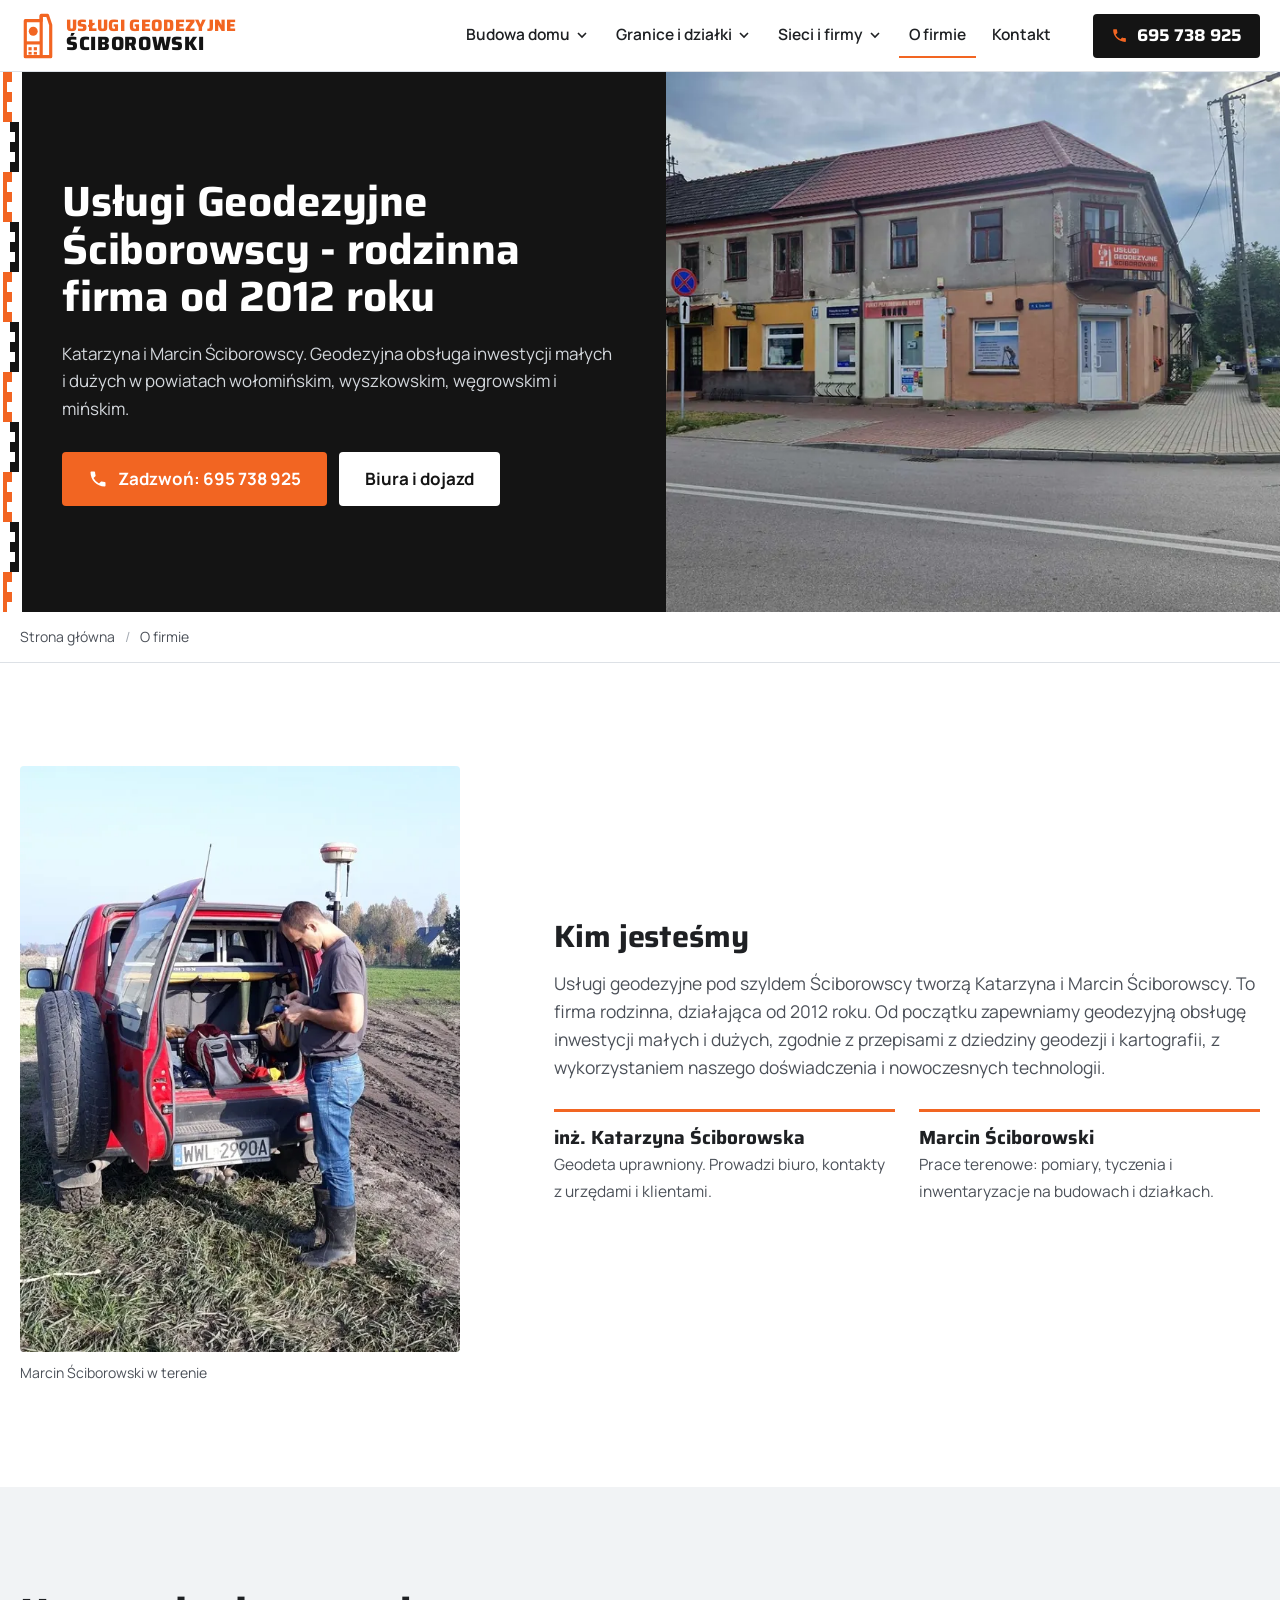
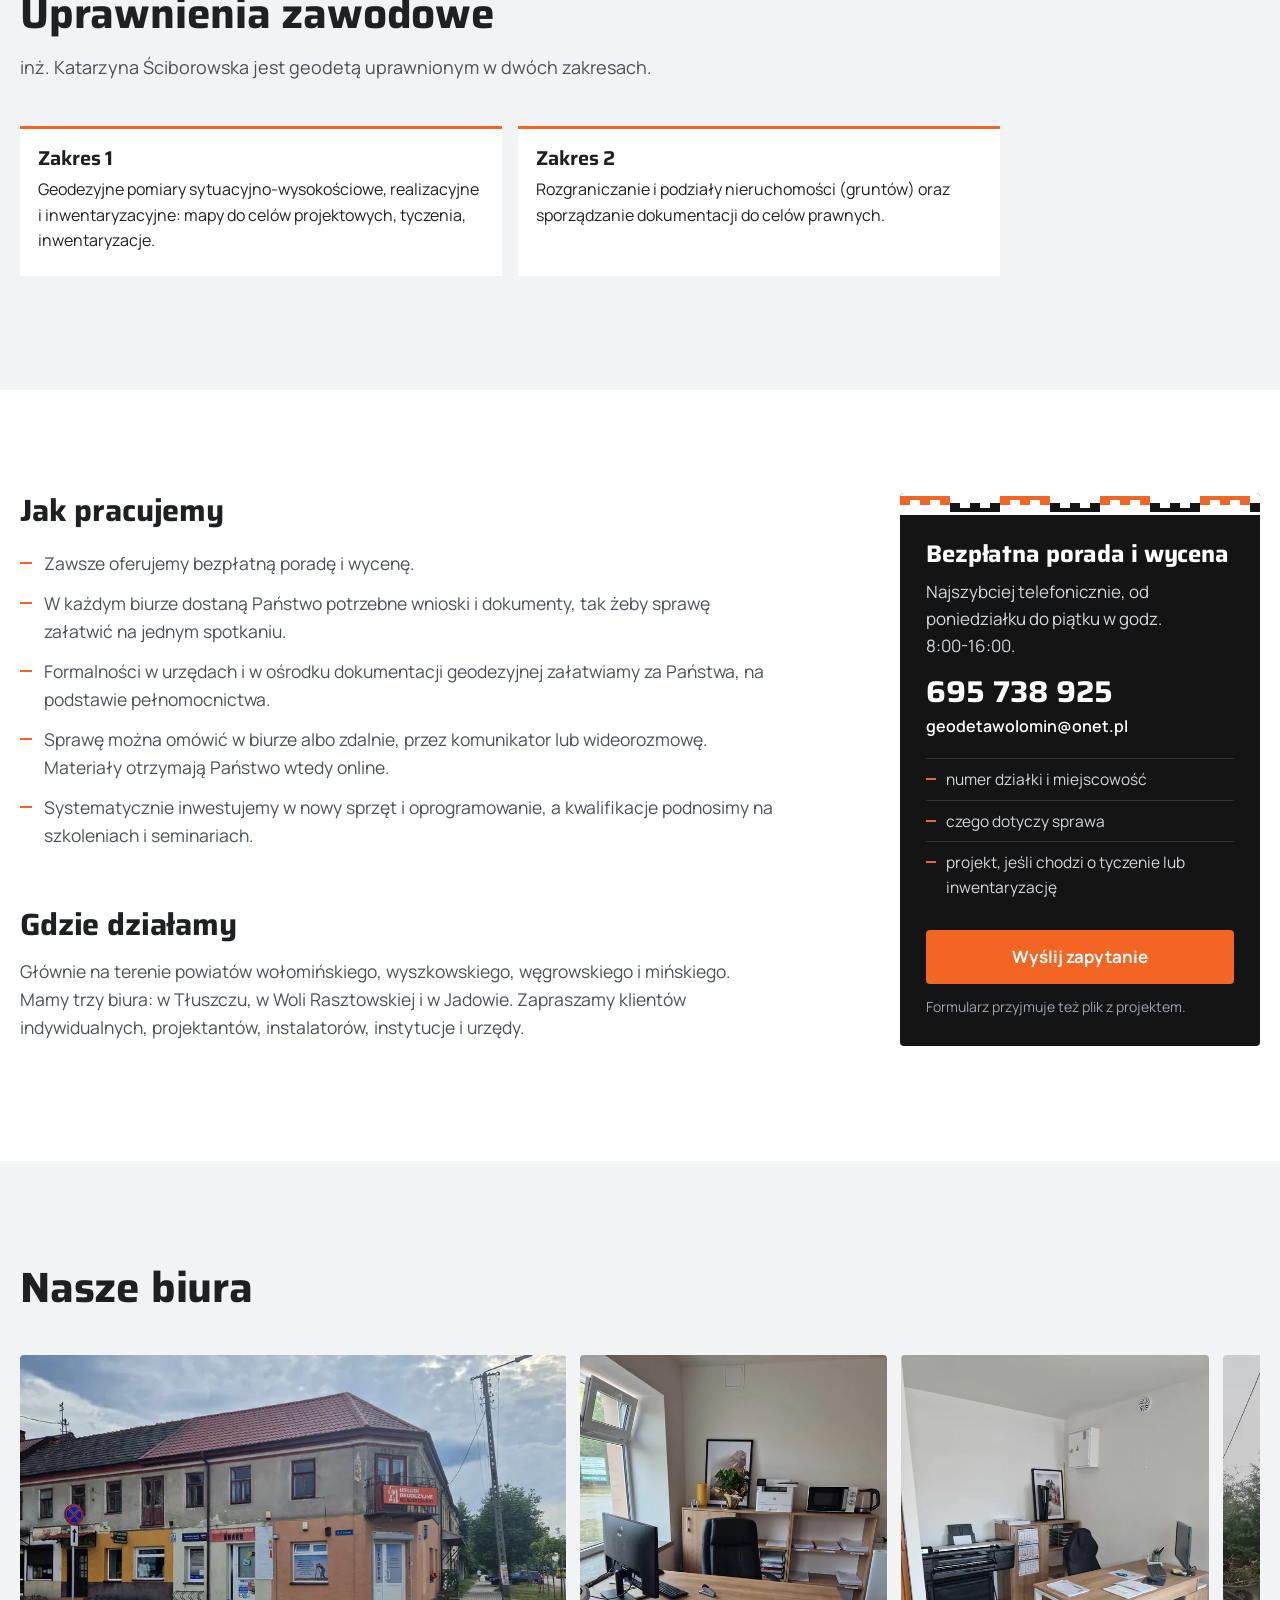
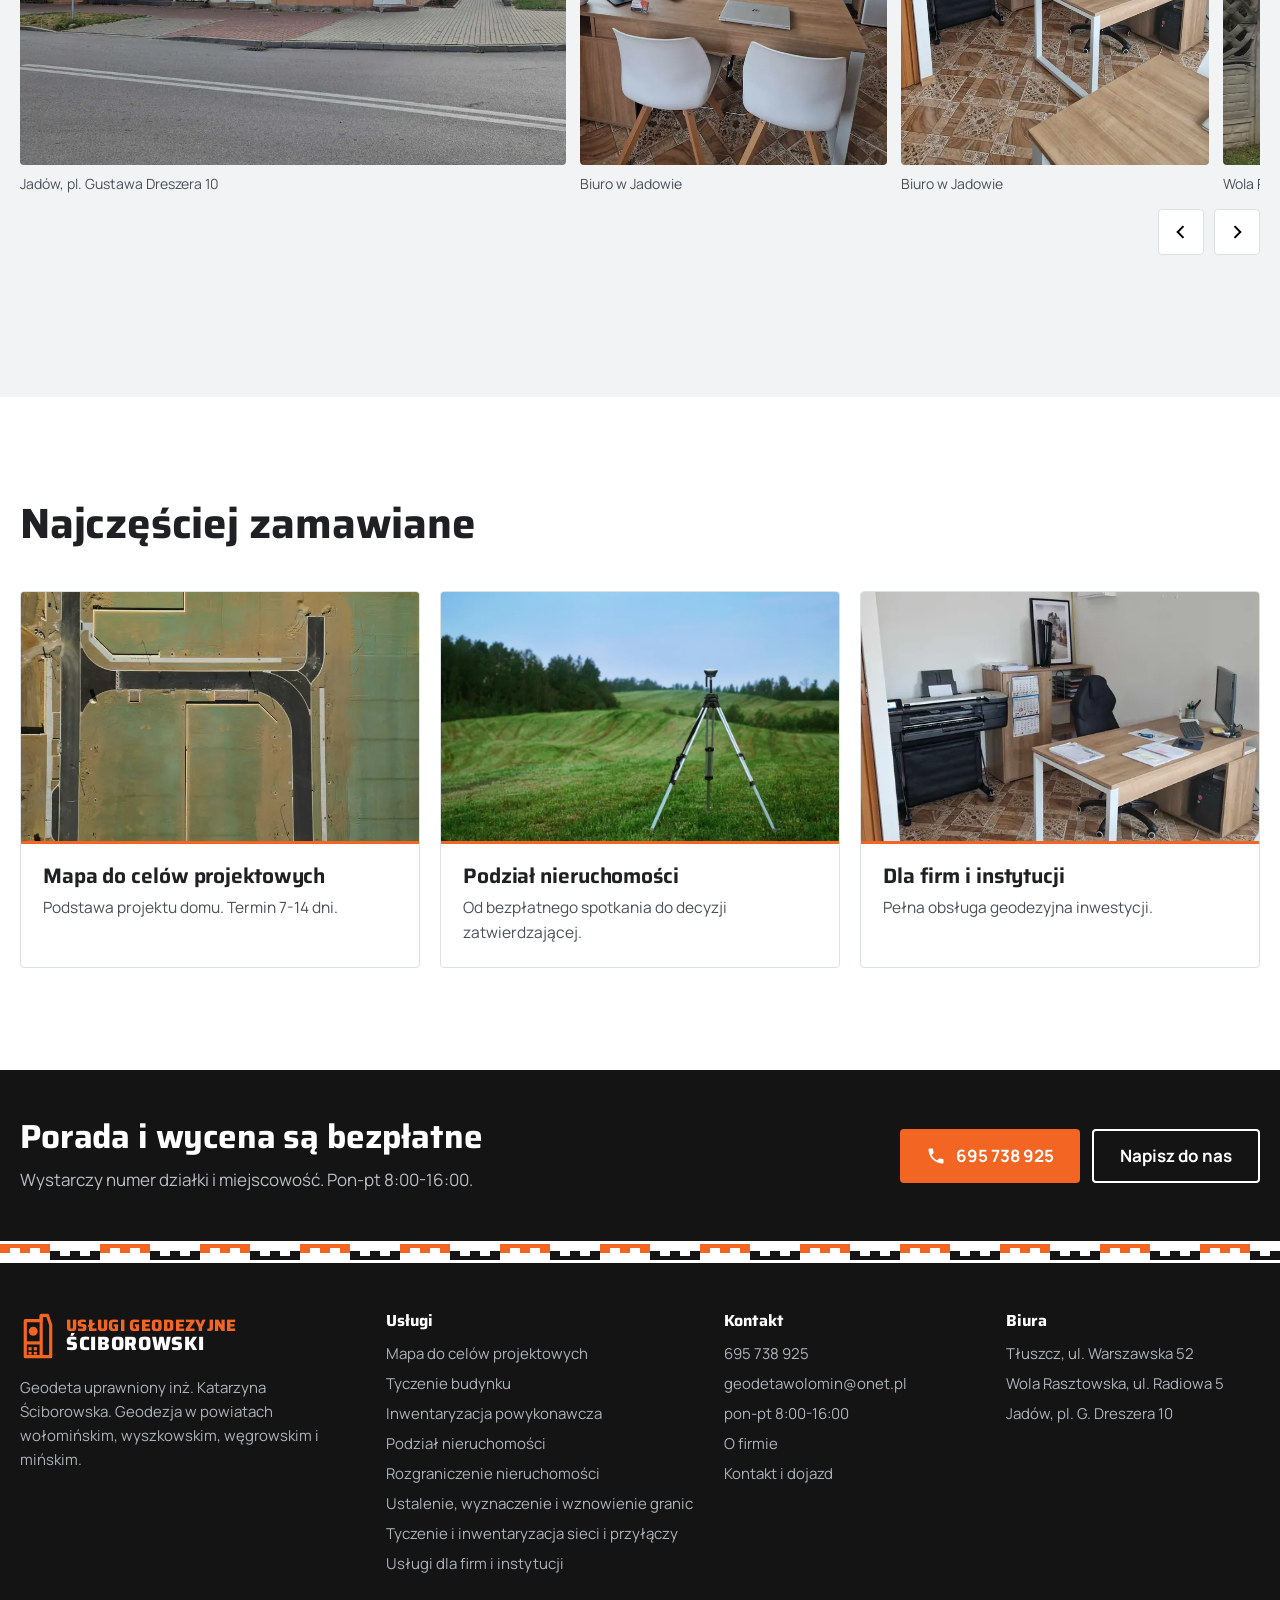
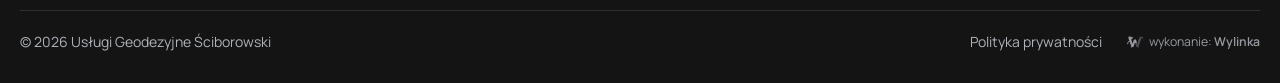
<file: o-firmie.html>
<!doctype html>
<html lang="pl">
<head>
<meta charset="utf-8">
<meta name="viewport" content="width=device-width,initial-scale=1,viewport-fit=cover">
<meta name="robots" content="noindex, nofollow" data-podglad>
<title>O firmie - Usługi Geodezyjne Ściborowscy, geodeta Wołomin, Tłuszcz, Jadów</title>
<meta name="description" content="Rodzinna firma geodezyjna Katarzyny i Marcina Ściborowskich, od 2012 roku. Geodeta uprawniony w zakresie 1 i 2, biura w Tłuszczu, Woli Rasztowskiej i Jadowie.">
<link rel="canonical" href="https://geodeta-wolomin.com.pl/o-firmie/">
<meta property="og:title" content="O firmie - Usługi Geodezyjne Ściborowscy, geodeta Wołomin, Tłuszcz, Jadów">
<meta property="og:description" content="Rodzinna firma geodezyjna Katarzyny i Marcina Ściborowskich, od 2012 roku. Geodeta uprawniony w zakresie 1 i 2, biura w Tłuszczu, Woli Rasztowskiej i Jadowie.">
<meta property="og:type" content="website">
<meta property="og:locale" content="pl_PL">
<meta name="theme-color" content="#F26522">
<link rel="icon" href="data:image/svg+xml,%3Csvg xmlns='http://www.w3.org/2000/svg' viewBox='0 0 32 32'%3E%3Crect width='32' height='32' rx='6' fill='%23F26522'/%3E%3Cpath d='M9 7h9v4h4v14H9z' fill='none' stroke='%23fff' stroke-width='2.4'/%3E%3Ccircle cx='14' cy='15' r='3' fill='%23fff'/%3E%3C/svg%3E">
<link rel="preload" href="fonts/saira-rdzen.woff2" as="font" type="font/woff2" crossorigin>
<link rel="preload" href="fonts/manrope-rdzen.woff2" as="font" type="font/woff2" crossorigin>
<link rel="preload" as="image" href="img/jadow-1400.webp" imagesrcset="img/jadow-800.webp 800w, img/jadow-1400.webp 1400w" imagesizes="(min-width:901px) min(48vw,1000px), 100vw" fetchpriority="high">
<style>
@font-face{font-family:Saira;font-weight:100 900;font-display:swap;src:url(fonts/saira-rdzen.woff2) format("woff2");unicode-range:U+0020-007E,U+00A0,U+00A9,U+00AB,U+00B0,U+00B7,U+00BB,U+00D3,U+00D7,U+00F3,U+2013-2014,U+2018-2019,U+201C-201E,U+2022,U+2026,U+20AC}
@font-face{font-family:Saira;font-weight:100 900;font-display:swap;src:url(fonts/saira-pl.woff2) format("woff2");unicode-range:U+0104-0107,U+0118-0119,U+0141-0144,U+015A-015B,U+0179-017C}
@font-face{font-family:Manrope;font-weight:400 800;font-display:swap;src:url(fonts/manrope-rdzen.woff2) format("woff2");unicode-range:U+0020-007E,U+00A0,U+00A9,U+00AB,U+00B0,U+00B7,U+00BB,U+00D3,U+00D7,U+00F3,U+2013-2014,U+2018-2019,U+201C-201E,U+2022,U+2026,U+20AC}
@font-face{font-family:Manrope;font-weight:400 800;font-display:swap;src:url(fonts/manrope-pl.woff2) format("woff2");unicode-range:U+0104-0107,U+0118-0119,U+0141-0144,U+015A-015B,U+0179-017C}
:root{--or:#F26522;--or-d:#C84B0C;--cz:#141414;--tx:#1E2023;--tx2:#4B5058;--sz:#F1F3F5;--li:#DDE1E6;--hh:72px;--w:1240px;--bok:max(20px,calc((100vw - var(--w))/2 - 8px))}
*{box-sizing:border-box}
html{scroll-behavior:smooth;scroll-padding-top:calc(var(--hh) + 12px);-webkit-text-size-adjust:100%}
body{margin:0;background:#fff;color:var(--tx);font:400 17px/1.6 Manrope,"Segoe UI",Arial,sans-serif;overflow-x:hidden}
img{max-width:100%;height:auto;display:block}
a{color:inherit}
h1,h2,h3{font-family:Saira,"Arial Narrow",Arial,sans-serif;font-weight:700;line-height:1.12;margin:0;letter-spacing:-.005em}
h2{font-size:clamp(30px,3.3vw,46px)}
h3{font-size:22px;font-weight:650}
p{margin:0 0 1em}
.nw{white-space:nowrap}
.wrap{width:min(var(--w),100% - 40px);margin-inline:auto}
.btn{display:inline-flex;align-items:center;justify-content:center;gap:10px;min-height:54px;padding:0 26px;background:var(--or);color:#fff;font:700 17px/1 Manrope,Arial,sans-serif;text-decoration:none;border:0;border-radius:4px;cursor:pointer;transition:background .2s,color .2s,border-color .2s}
.btn:hover{background:var(--or-d)}
.btn svg{width:20px;height:20px;flex:none}
.btn.jasny{background:#fff;color:var(--cz)}
.btn.jasny:hover{background:#ffe9dc}
.btn.ramka{background:transparent;color:var(--cz);border:2px solid var(--cz)}
.btn.ramka:hover{background:var(--cz);color:#fff}
.btn.ramka-j{background:transparent;color:#fff;border:2px solid #fff}
.btn.ramka-j:hover{background:#fff;color:var(--cz)}
.przyciski{display:flex;flex-wrap:wrap;gap:12px}
/* lata niwelacyjna - motyw z logo i ikony strony */
.lata-v{background:#fff url("data:image/svg+xml,%3Csvg xmlns='http://www.w3.org/2000/svg' width='22' height='100'%3E%3Cg fill='%23F26522'%3E%3Crect x='3' y='0' width='9' height='10'/%3E%3Crect x='3' y='20' width='9' height='10'/%3E%3Crect x='3' y='40' width='9' height='10'/%3E%3Crect x='3' y='0' width='4' height='50'/%3E%3C/g%3E%3Cg fill='%23141414'%3E%3Crect x='10' y='50' width='9' height='10'/%3E%3Crect x='10' y='70' width='9' height='10'/%3E%3Crect x='10' y='90' width='9' height='10'/%3E%3Crect x='15' y='50' width='4' height='50'/%3E%3C/g%3E%3C/svg%3E") repeat-y 0 0/22px 100px}
.lata-h{background:#fff url("data:image/svg+xml,%3Csvg xmlns='http://www.w3.org/2000/svg' width='100' height='22'%3E%3Cg fill='%23F26522'%3E%3Crect y='3' x='0' height='9' width='10'/%3E%3Crect y='3' x='20' height='9' width='10'/%3E%3Crect y='3' x='40' height='9' width='10'/%3E%3Crect y='3' x='0' height='4' width='50'/%3E%3C/g%3E%3Cg fill='%23141414'%3E%3Crect y='10' x='50' height='9' width='10'/%3E%3Crect y='10' x='70' height='9' width='10'/%3E%3Crect y='10' x='90' height='9' width='10'/%3E%3Crect y='15' x='50' height='4' width='50'/%3E%3C/g%3E%3C/svg%3E") repeat-x 0 0/100px 22px}

/* naglowek */
.top{position:sticky;top:0;z-index:50;height:var(--hh);background:#fff;border-bottom:1px solid var(--li)}
.top .wrap{height:100%;display:flex;align-items:center;gap:24px}
.logo{display:flex;align-items:center;gap:10px;text-decoration:none;flex:none}
.logo svg{width:36px;height:49px;flex:none}
.logo span{font:800 16.5px/1.02 Saira,Arial,sans-serif;letter-spacing:.02em;color:var(--or);text-transform:uppercase}
.logo b{display:block;color:var(--cz);font-weight:800;font-size:19.2px;letter-spacing:.035em}
.menu{display:flex;align-items:center;gap:6px;margin-left:auto}
.menu .pm,.menu .rozw{display:inline-flex;align-items:center;gap:4px;text-decoration:none;font:600 15.5px/1 Manrope,Arial,sans-serif;color:var(--tx);padding:10px 10px;background:none;border:0;border-bottom:2px solid transparent;cursor:pointer;height:44px}
.menu .rozw svg{width:16px;height:16px;transition:transform .2s}
.menu .pm:hover,.menu .rozw:hover{color:var(--or-d)}
.menu .akt>.rozw,.menu .pm.akt{border-bottom-color:var(--or)}
.grupa{position:relative}
.pod-menu{position:absolute;top:calc(100% + 13px);left:-6px;min-width:300px;background:#fff;border:1px solid var(--li);border-top:3px solid var(--or);box-shadow:0 14px 30px rgba(20,20,20,.12);padding:8px 0;display:none}
.pod-menu::before{content:"";position:absolute;left:0;right:0;top:-17px;height:16px}
.pod-menu a{display:block;padding:11px 20px;text-decoration:none;font-weight:600;font-size:15.5px}
.pod-menu a:hover{background:var(--sz);color:var(--or-d)}
.pod-menu a[aria-current]{color:var(--or-d);box-shadow:inset 3px 0 0 var(--or)}
.grupa:hover .pod-menu,.grupa:focus-within .pod-menu,.grupa.otw .pod-menu{display:block}
.grupa:hover .rozw svg,.grupa.otw .rozw svg{transform:rotate(180deg)}
.top .tel{display:inline-flex;align-items:center;gap:9px;text-decoration:none;font:700 17px/1 Saira,Arial,sans-serif;color:#fff;background:var(--cz);padding:0 18px;height:44px;border-radius:4px;white-space:nowrap;margin-left:8px}
.top .tel svg{width:17px;height:17px;color:var(--or)}
.hb{display:none;width:46px;height:46px;border:0;background:none;padding:11px;cursor:pointer;margin-right:-11px}
.hb i{display:block;height:2px;background:var(--cz);margin:5px 0;transition:transform .25s,opacity .2s}
.hb[aria-expanded=true] i:nth-child(1){transform:translateY(7px) rotate(45deg)}
.hb[aria-expanded=true] i:nth-child(2){opacity:0}
.hb[aria-expanded=true] i:nth-child(3){transform:translateY(-7px) rotate(-45deg)}

/* pierwszy ekran strony glownej */
.hero{position:relative;min-height:calc(100svh - var(--hh));display:flex;align-items:center;color:#fff;overflow:hidden;background:#4f6f86;padding:0}
.hero picture,.hero picture img{position:absolute;inset:0;width:100%;height:100%}
.hero picture img{object-fit:cover;object-position:50% 50%}
.hero::after{content:"";position:absolute;inset:0;background:linear-gradient(90deg,rgba(12,16,14,.80) 0%,rgba(12,16,14,.62) 34%,rgba(12,16,14,.18) 58%,rgba(12,16,14,0) 72%)}
.hero .lata-v{position:absolute;left:0;top:0;bottom:0;width:22px;z-index:2}
.hero-in{position:relative;z-index:3;padding:56px 0 64px}
.hero h1{font-size:clamp(38px,3.9vw,60px);max-width:13.5em;font-weight:700}
.hero .lead{font-size:clamp(17px,1.25vw,20px);max-width:34em;margin:22px 0 32px;color:#EEF1EE}
.hero .pod{margin:16px 0 0;font-size:15px;color:#DCE2DD}

/* pierwszy ekran podstron: ciemny blok z lata + zdjecie do krawedzi */
.ph{display:grid;grid-template-columns:minmax(0,1fr) minmax(0,min(48vw,1000px));background:var(--cz);color:#fff;min-height:min(540px,calc(100svh - var(--hh)))}
.ph-txt{position:relative;padding:64px clamp(28px,4vw,64px) 64px max(62px,var(--bok));display:flex;flex-direction:column;justify-content:center}
.ph-txt .lata-v{position:absolute;left:0;top:0;bottom:0;width:22px}
.ph h1{font-size:clamp(34px,3.3vw,52px);max-width:15em}
.ph .lead{font-size:clamp(17px,1.2vw,19.5px);color:#D3D7DC;max-width:36em;margin:20px 0 30px}
.ph-img{position:relative;overflow:hidden;background:#2a2c30}
.ph-img img{position:absolute;inset:0;width:100%;height:100%;object-fit:cover}
.ph.ram{grid-template-columns:minmax(0,1fr) auto}
.ph.ram .ph-img{background:#1f2124;display:flex;align-items:center;padding:40px max(40px,calc(var(--bok) - 20px)) 40px 40px}
.ph.ram .ph-img img{position:static;width:auto;height:auto;max-height:460px;max-width:360px;border-radius:2px}
.okruszki{border-bottom:1px solid var(--li);font-size:14px;color:var(--tx2)}
.okruszki ol{list-style:none;margin:0 auto;padding:14px 0;display:flex;flex-wrap:wrap;gap:4px 10px}
.okruszki li+li::before{content:"/";margin-right:10px;color:#A5ABB3}
.okruszki a{text-decoration:none}
.okruszki a:hover{color:var(--or-d)}

/* fakty pod pierwszym ekranem */
.pas-fakty{background:var(--sz);padding:0}
.pas-fakty dl{margin:0 auto;display:grid;grid-template-columns:repeat(auto-fit,minmax(200px,1fr));gap:0}
.pas-fakty div{padding:24px 24px 24px 20px;border-left:3px solid var(--or)}
.pas-fakty div+div{border-left-color:var(--li)}
.pas-fakty dt{font-size:14px;color:var(--tx2)}
.pas-fakty dd{margin:4px 0 0;font:700 20px/1.25 Saira,Arial,sans-serif;color:var(--cz)}

/* sekcje */
section{padding:clamp(64px,8vw,112px) 0}
.szary{background:var(--sz)}
section.bez-gory{padding-top:0}
.wstep{max-width:760px;margin-bottom:44px}
.wstep p{color:var(--tx2);font-size:18px;margin-top:16px}

/* tresc podstrony */
.tresc{display:grid;grid-template-columns:minmax(0,1fr) 360px;gap:clamp(32px,6vw,88px);align-items:start}
.art{max-width:760px}
.art h2{font-size:clamp(26px,2.4vw,34px);margin:52px 0 16px}
.art h2:first-child{margin-top:0}
.art h3{margin:28px 0 10px}
.art p,.art li{color:var(--tx2);font-size:17.5px}
.art ul{padding:0;margin:0 0 1.2em;list-style:none}
.art ul li{position:relative;padding:6px 0 6px 24px}
.art ul li::before{content:"";position:absolute;left:0;top:19px;width:12px;height:2px;background:var(--or)}
.art strong{color:var(--tx)}
.art figure{margin:32px 0;border:1px solid var(--li);border-radius:4px;padding:14px;background:#fff;max-width:620px}
.art figure img{margin-inline:auto}
.art figcaption{font-size:14px;color:var(--tx2);margin-top:10px}
.art a{color:var(--or-d);font-weight:600}
.trzy{display:grid;grid-template-columns:repeat(3,minmax(0,1fr));gap:16px;margin:8px 0 12px}
.trzy div{border-top:3px solid var(--or);background:var(--sz);padding:18px 18px 6px}
.trzy h3{margin:0 0 8px;font-size:20px}
.trzy p{font-size:16px}
.bok{position:sticky;top:calc(var(--hh) + 24px);background:var(--cz);color:#D3D7DC;border-radius:4px;overflow:hidden}
.bok .lata-h{height:22px}
.bok-in{padding:26px 26px 28px}
.bok h2{font-size:24px;color:#fff;margin-bottom:10px}
.bok .duzy{display:block;font:700 30px/1.1 Saira,Arial,sans-serif;color:#fff;text-decoration:none;margin:16px 0 4px}
.bok .duzy:hover{color:var(--or)}
.bok .mail{color:#fff;font-weight:600;text-decoration:none;font-size:16px;word-break:break-all}
.bok ul{list-style:none;margin:18px 0 22px;padding:0;font-size:15.5px}
.bok li{padding:8px 0 8px 20px;border-top:1px solid #2f3236;position:relative}
.bok li::before{content:"";position:absolute;left:0;top:19px;width:10px;height:2px;background:var(--or)}
.bok .btn{width:100%}
.bok small{display:block;margin-top:12px;font-size:14px;color:#9EA4AB}

/* kroki na lacie */
.kroki{position:relative;list-style:none;margin:0;padding:0 0 0 62px;counter-reset:k;display:grid;gap:30px;max-width:900px}
.kroki .lata-v{position:absolute;left:0;top:0;bottom:0;width:22px;border:1px solid var(--li)}
.kroki li{position:relative;counter-increment:k;display:grid;grid-template-columns:64px minmax(0,1fr);gap:4px 18px}
.kroki li::before{content:counter(k,decimal-leading-zero);font:700 34px/1 Saira,Arial,sans-serif;color:var(--or)}
.kroki li::after{content:"";position:absolute;left:-41px;top:16px;width:30px;height:2px;background:var(--or)}
.kroki b{display:block;font:650 21px/1.25 Saira,Arial,sans-serif;color:var(--cz);margin-bottom:4px}
.kroki span{color:var(--tx2)}

/* pytania */
.faq{max-width:900px}
.faq details{border-bottom:1px solid #CDD2D8;background:none}
.faq details:first-of-type{border-top:1px solid #CDD2D8}
.faq summary{list-style:none;cursor:pointer;padding:22px 52px 22px 0;position:relative;font:650 20px/1.3 Saira,Arial,sans-serif;color:var(--cz)}
.faq summary::-webkit-details-marker{display:none}
.faq summary::before,.faq summary::after{content:"";position:absolute;right:8px;top:50%;width:18px;height:2px;background:var(--or);transition:transform .2s}
.faq summary::after{transform:rotate(90deg)}
.faq details[open] summary::after{transform:rotate(0)}
.faq details p{color:var(--tx2);margin:0 0 22px;max-width:46em}

/* powiazane uslugi */
.karty{display:grid;grid-template-columns:repeat(3,minmax(0,1fr));gap:20px}
.karta{display:flex;flex-direction:column;text-decoration:none;background:#fff;border:1px solid var(--li);border-radius:4px;overflow:hidden;transition:border-color .2s,transform .2s}
.karta:hover{border-color:var(--or);transform:translateY(-2px)}
.karta figure{margin:0;aspect-ratio:16/10;overflow:hidden;background:var(--li)}
.karta figure img{width:100%;height:100%;object-fit:cover}
.karta div{padding:20px 22px 22px;border-top:3px solid var(--or)}
.karta h3{font-size:21px;margin-bottom:8px}
.karta p{color:var(--tx2);font-size:15.5px;margin:0}

/* pas z telefonem */
.pas-cta{background:var(--cz);color:#fff;padding:0}
.pas-cta .wrap{display:flex;flex-wrap:wrap;align-items:center;justify-content:space-between;gap:24px;padding:48px 0}
.pas-cta h2{font-size:clamp(26px,2.6vw,38px)}
.pas-cta p{color:#B9BEC5;margin:10px 0 0}

/* budowa - trzy pomiary na lacie (strona glowna) */
.etapy{position:relative;display:grid;gap:56px;padding-left:62px}
.etapy .lata-v{position:absolute;left:0;top:0;bottom:0;width:22px;border:1px solid var(--li)}
.etap{position:relative;display:grid;grid-template-columns:minmax(0,1.05fr) minmax(0,1fr);gap:clamp(24px,4vw,56px);align-items:center}
.etap::before{content:"";position:absolute;left:-41px;top:50%;width:30px;height:2px;background:var(--or)}
.etap figure{margin:0;aspect-ratio:4/3;overflow:hidden;border-radius:4px;background:var(--li)}
.etap figure img{width:100%;height:100%;object-fit:cover;transition:transform .4s}
.etap figure a:hover img{transform:scale(1.03)}
.etap .kiedy{font-weight:700;color:var(--or-d);font-size:15px;margin:0 0 8px}
.etap h3{font-size:clamp(24px,2.2vw,30px);margin-bottom:14px}
.etap h3 a{text-decoration:none}
.etap h3 a:hover{color:var(--or-d)}
.etap p{color:var(--tx2)}
.fakty{display:flex;flex-wrap:wrap;gap:8px 28px;margin:18px 0 22px;padding:16px 0 0;border-top:1px solid var(--li);font-size:15.5px}
.fakty div{min-width:0}
.fakty dt{color:var(--tx2);font-size:13.5px}
.fakty dd{margin:0;font-weight:700}
.btn.maly{min-height:46px;font-size:15.5px;padding:0 20px}

/* granice - ciemna sekcja */
.ciemna{background:var(--cz);color:#E9EBEE}
.ciemna .wstep p{color:#B9BEC5}
.gr{display:grid;grid-template-columns:minmax(0,1fr) minmax(0,1.25fr);gap:clamp(28px,5vw,72px);align-items:start}
.gr figure{margin:0;border-radius:4px;overflow:hidden}
.gr figure img{width:100%;aspect-ratio:3/4;object-fit:cover;object-position:50% 40%}
.lista{list-style:none;margin:0;padding:0;border-top:1px solid #33363b}
.lista li{border-bottom:1px solid #33363b}
.lista a{padding:22px 40px 22px 0;display:grid;grid-template-columns:minmax(0,15em) minmax(0,1fr);gap:8px 28px;text-decoration:none;position:relative}
.lista a::after{content:"";position:absolute;right:6px;top:50%;width:10px;height:10px;border-top:2px solid var(--or);border-right:2px solid var(--or);transform:translateY(-50%) rotate(45deg);transition:right .2s}
.lista a:hover::after{right:0}
.lista a:hover b{color:var(--or)}
.lista b{font:650 21px/1.25 Saira,Arial,sans-serif;color:#fff;transition:color .2s}
.lista span{color:#B9BEC5}
.lista b::before{content:"";display:inline-block;width:10px;height:10px;background:var(--or);margin-right:12px;vertical-align:2px}

/* firmy */
.firmy{display:grid;grid-template-columns:minmax(0,1fr) minmax(0,1fr);gap:clamp(28px,5vw,72px);align-items:center}
.firmy ul{margin:0 0 28px;padding:0;list-style:none;columns:2;column-gap:28px}
.firmy li{break-inside:avoid;padding:12px 0 12px 22px;position:relative;border-bottom:1px solid var(--li);font-weight:600}
.firmy li::before{content:"";position:absolute;left:0;top:21px;width:10px;height:2px;background:var(--or)}
.firmy figure{margin:0;border-radius:4px;overflow:hidden}
.firmy figure img{width:100%;aspect-ratio:4/3;object-fit:cover;object-position:50% 60%}

/* o nas */
.onas{display:grid;grid-template-columns:minmax(0,.8fr) minmax(0,1.2fr);gap:clamp(28px,5vw,72px);align-items:center}
.onas figure{margin:0;max-width:440px}
.onas figure img{width:100%;height:auto;border-radius:4px}
.onas figcaption{font-size:14px;color:var(--tx2);margin-top:10px}
.osoby{display:grid;grid-template-columns:1fr 1fr;gap:24px;margin:28px 0}
.osoby div{border-top:3px solid var(--or);padding-top:14px}
.osoby b{display:block;font:700 19px/1.25 Saira,Arial,sans-serif}
.osoby span{color:var(--tx2);font-size:15.5px}

/* galeria biur */
.galeria{position:relative;margin-bottom:40px}
.tor{display:flex;gap:14px;overflow-x:auto;scroll-snap-type:x mandatory;scrollbar-width:none;cursor:grab;-webkit-overflow-scrolling:touch}
.tor::-webkit-scrollbar{display:none}
.tor.ciag{cursor:grabbing;scroll-snap-type:none}
.tor figure{margin:0;flex:none;scroll-snap-align:start}
.tor img{height:clamp(260px,32vw,420px);width:auto;border-radius:4px;user-select:none;-webkit-user-drag:none}
.tor figcaption{font-size:14px;color:var(--tx2);margin-top:8px}
.strz{display:flex;gap:10px;justify-content:flex-end;margin-top:14px}
.strz button{width:46px;height:46px;border:1px solid var(--li);background:#fff;border-radius:4px;cursor:pointer;display:grid;place-items:center}
.strz button:hover{border-color:var(--or)}
.strz svg{width:20px;height:20px}
.adresy{display:grid;grid-template-columns:repeat(3,minmax(0,1fr));gap:20px}
.adres{background:#fff;border:1px solid var(--li);border-radius:4px;padding:24px;display:flex;flex-direction:column}
.adres h3{font-size:21px;margin-bottom:6px}
.adres p{color:var(--tx2);margin:0 0 16px}
.adres a{margin-top:auto;font-weight:700;color:var(--or-d);text-decoration:none}
.adres a:hover{text-decoration:underline}
.godz{margin-top:22px;color:var(--tx2)}

/* biura z mapami (kontakt) */
.biura{display:grid;gap:28px}
.biuro{display:grid;grid-template-columns:minmax(0,.8fr) minmax(0,1.2fr);border:1px solid var(--li);border-radius:4px;overflow:hidden;background:#fff}
.biuro-txt{padding:28px;border-left:4px solid var(--or)}
.biuro-txt h3{font-size:clamp(24px,2vw,28px);margin-bottom:10px}
.biuro-txt p{color:var(--tx2);margin:0 0 14px}
.biuro iframe{display:block;width:100%;height:100%;min-height:320px;border:0;background:var(--li)}

/* kontakt */
.kont{display:grid;grid-template-columns:minmax(0,.9fr) minmax(0,1.1fr);gap:clamp(28px,5vw,72px);align-items:start}
.kont .duzy{display:block;font:700 clamp(30px,3vw,40px)/1.1 Saira,Arial,sans-serif;color:var(--cz);text-decoration:none;margin:22px 0 6px}
.kont .duzy:hover{color:var(--or-d)}
.kont .mail{font-weight:700;font-size:18px;text-decoration:none;color:var(--or-d)}
.kont ul{padding:0;margin:26px 0 0;list-style:none;color:var(--tx2)}
.kont li{padding:10px 0;border-top:1px solid var(--li)}
form{background:#fff;border:1px solid var(--li);border-radius:4px;padding:clamp(20px,3vw,34px);display:grid;grid-template-columns:1fr 1fr;gap:16px}
label{display:grid;gap:6px;font-size:14.5px;font-weight:600;min-width:0}
label.cala{grid-column:1/-1}
input,select,textarea{font:inherit;font-size:16px;width:100%;padding:12px 14px;border:1px solid #C9CED5;border-radius:4px;background:#fff;color:var(--tx);min-width:0}
input:focus,select:focus,textarea:focus{outline:2px solid var(--or);outline-offset:0;border-color:var(--or)}
textarea{min-height:110px;resize:vertical}
input[type=file]{padding:9px;font-size:14.5px}
form .btn{grid-column:1/-1;width:100%}
.zgoda{grid-column:1/-1;display:flex;gap:10px;align-items:flex-start;font-weight:400;font-size:14px;color:var(--tx2)}
.zgoda input{width:20px;height:20px;flex:none;margin-top:2px;accent-color:var(--or)}
.zgoda a{color:var(--or-d)}
.info{grid-column:1/-1;margin:0;font-size:14px;color:var(--tx2);min-height:1.4em}

/* polityka */
.prawne{max-width:820px}
.prawne h2{font-size:26px;margin:40px 0 12px}
.prawne p,.prawne li{color:var(--tx2)}

/* stopka */
.stopka{background:var(--cz);color:#AEB3BA;font-size:15px}
.stopka .lata-h{height:22px}
.stopka .wrap{display:grid;grid-template-columns:1.2fr 1.1fr .9fr .9fr;gap:28px;padding:48px 0 30px}
.stopka h4{font:700 16px/1.2 Saira,Arial,sans-serif;color:#fff;margin:0 0 12px}
.stopka p{margin:0 0 6px}
.stopka a{text-decoration:none}
.stopka a:hover{color:#fff}
.stopka .logo span{color:var(--or)}
.stopka .logo b{color:#fff}
.stopka .dol{grid-column:1/-1;display:flex;flex-wrap:wrap;align-items:center;justify-content:space-between;gap:12px 24px;border-top:1px solid #2c2f33;padding-top:20px;font-size:14px}
.stopka .dol span{margin-right:auto}
.wylinka-badge{display:inline-flex;align-items:center;gap:.4em;color:inherit;text-decoration:none;font-size:.875em;line-height:1;opacity:.85}
.wylinka-badge:hover,.wylinka-badge:focus-visible{opacity:1}
.wylinka-badge:focus-visible{outline:2px solid currentColor;outline-offset:3px;border-radius:2px}
.wylinka-badge svg{width:18px;height:18px;flex:none;overflow:visible}
.wylinka-badge b{font-weight:600}
.wylinka-badge .wy-old{opacity:.45;transform-origin:40px 30px;transition:transform .32s cubic-bezier(.3,.7,.4,1),opacity .32s ease-out}
.wylinka-badge .wy-pod{opacity:0;transition:opacity .2s ease-out .08s}
.wylinka-badge:hover .wy-old,.wylinka-badge:focus-visible .wy-old{transform:translate(9px,7px) rotate(9deg);opacity:0}
.wylinka-badge:hover .wy-pod,.wylinka-badge:focus-visible .wy-pod{opacity:1}
@media (prefers-reduced-motion:reduce){.wylinka-badge .wy-old,.wylinka-badge .wy-pod{transition:none}.wylinka-badge:hover .wy-old,.wylinka-badge:focus-visible .wy-old{transform:none;opacity:.45}.wylinka-badge:hover .wy-pod,.wylinka-badge:focus-visible .wy-pod{opacity:0}}

/* pasek na telefonie */
.mob{display:none}

@media (max-width:1180px){
 .menu .pm,.menu .rozw{font-size:15px;padding:10px 7px}
 .top .tel span{display:none}.top .tel{padding:0 13px}
}
@media (max-width:980px){
 .menu{position:fixed;top:var(--hh);left:0;right:0;bottom:0;background:#fff;flex-direction:column;align-items:stretch;gap:0;padding:8px 20px 40px;transform:translateX(100%);transition:transform .28s;overflow:auto}
 .menu.otw{transform:none}
 .menu .pm{font:650 22px/1.3 Saira,Arial,sans-serif;padding:16px 0;height:auto;border-bottom:1px solid var(--li)}
 .menu .pm.akt{color:var(--or-d);border-bottom-color:var(--li)}
 .grupa{border-bottom:1px solid var(--li);padding:14px 0 10px}
 .menu .rozw{font:650 14px/1.3 Manrope,Arial,sans-serif;color:var(--tx2);padding:0;height:auto;border:0;cursor:default;pointer-events:none}
 .menu .rozw svg{display:none}
 .pod-menu{display:block;position:static;box-shadow:none;border:0;padding:4px 0 0;min-width:0}
 .pod-menu::before{display:none}
 .pod-menu a{font:650 20px/1.3 Saira,Arial,sans-serif;padding:9px 0}
 .pod-menu a[aria-current]{box-shadow:none;padding-left:14px;border-left:3px solid var(--or)}
 .hb{display:block}
 .top .tel{margin-left:auto;height:42px}
 .tresc{grid-template-columns:minmax(0,1fr)}
 .bok{position:static;max-width:560px}
 .karty{grid-template-columns:minmax(0,1fr) minmax(0,1fr)}
 .biuro{grid-template-columns:minmax(0,1fr)}
 .biuro iframe{height:300px;min-height:0}
}
@media (max-width:900px){
 .etap,.gr,.firmy,.onas,.kont{grid-template-columns:minmax(0,1fr)}
 .gr figure img{aspect-ratio:16/10}
 .adresy{grid-template-columns:minmax(0,1fr)}
 .stopka .wrap{grid-template-columns:1fr 1fr}
 .stopka .st-firma{grid-column:1/-1}
 .ph{grid-template-columns:minmax(0,1fr);min-height:0}
 .ph-img{order:-1;aspect-ratio:16/8;max-height:34svh;width:100%}
 .ph.ram{grid-template-columns:minmax(0,1fr)}
 .ph.ram .ph-img{padding:0;display:block}
 .ph.ram .ph-img img{position:absolute;inset:0;width:100%;height:100%;max-width:none;max-height:none;object-fit:cover;border-radius:0}
 .ph-txt{padding:40px 20px 44px 62px}
 .trzy{grid-template-columns:minmax(0,1fr)}
}
@media (max-width:760px){
 :root{--hh:62px}
 body{font-size:16.5px}
 .wrap{width:calc(100% - 32px)}
 .logo svg{width:28px;height:38px}
 .logo span{font-size:12.6px}.logo b{font-size:14.6px}
 .top .tel{width:42px;padding:0;justify-content:center}
 .hero{flex-direction:column;align-items:stretch;background:var(--cz)}
 .hero picture{position:relative;inset:auto;flex:1 1 auto;min-height:180px;height:auto;width:100%}
 .hero picture img{object-position:68% 60%}
 .hero picture::after{content:"";position:absolute;left:0;right:0;bottom:0;height:40%;background:linear-gradient(180deg,rgba(20,20,20,0),rgba(20,20,20,.85))}
 .hero::after{display:none}
 .hero .lata-v{display:none}
 .hero-in{padding:22px 0 26px;margin-top:-1px}
 .hero h1{font-size:clamp(29px,min(8.2vw,5.1svh),40px)}
 .hero .lead{font-size:clamp(15.5px,min(4.2vw,2.5svh),17px);margin:14px 0 24px;line-height:1.5}
 .hero .btn{width:100%}
 .hero .pod{font-size:14px;margin-top:12px}
 .ph-img{aspect-ratio:16/9;max-height:30svh}
 .ph-img img{object-position:50% 25%}
 .ph-txt{padding:24px 16px 28px}
 .ph-txt .lata-v{display:none}
 .ph h1{font-size:clamp(26px,min(7.4vw,4.6svh),34px)}
 .ph .lead{font-size:clamp(15.5px,min(4.1vw,2.5svh),17px);margin:12px 0 24px;line-height:1.5}
 .ph .przyciski{display:grid;grid-template-columns:1fr 1fr;gap:10px}
 .ph .btn{min-height:50px;padding:0 10px;font-size:15.5px}
 .ph .nr{display:none}
 .pas-fakty dl{grid-template-columns:1fr 1fr}
 .pas-fakty div{padding:16px 12px 16px 14px;border-left:3px solid var(--or)!important;border-bottom:1px solid var(--li)}
 .pas-fakty dd{font-size:17px}
 .art h2{margin-top:40px}
 .art p,.art li{font-size:16.5px}
 .kroki{padding-left:36px;gap:24px}
 .kroki .lata-v{width:16px;background-size:16px 72px}
 .kroki li{grid-template-columns:minmax(0,1fr)}
 .kroki li::before{font-size:26px}
 .kroki li::after{left:-22px;top:12px;width:16px}
 .faq summary{font-size:18px}
 .karty{grid-template-columns:minmax(0,1fr)}
 .karta{flex-direction:row}
 .karta figure{flex:0 0 38%;aspect-ratio:auto;position:relative;min-height:112px}
 .karta figure img{position:absolute;inset:0}
 .karta div{border-top:0;border-left:3px solid var(--or);padding:14px 14px 16px}
 .karta h3{font-size:18.5px}
 .karta p{font-size:14.5px}
 .pas-cta .btn{width:100%}
 .etapy{padding-left:36px;gap:44px}
 .etapy .lata-v{width:16px;background-size:16px 72px}
 .etap::before{left:-22px;top:28px;width:16px}
 .lista a{grid-template-columns:minmax(0,1fr);gap:6px}
 .onas figure{max-width:240px}
 .gr figure img{aspect-ratio:4/3}
 .firmy ul{columns:1}
 .osoby{grid-template-columns:minmax(0,1fr)}
 form{grid-template-columns:minmax(0,1fr)}
 .biuro-txt{padding:22px 20px}
 .stopka .wrap{gap:22px 18px;padding-top:36px}
 .stopka .st-uslugi{grid-column:1/-1}
 .mob{display:grid;grid-template-columns:1fr 1fr;position:fixed;left:0;right:0;bottom:0;z-index:40;background:#fff;border-top:1px solid var(--li);padding:8px 10px calc(8px + env(safe-area-inset-bottom));gap:8px;transform:translateY(110%);transition:transform .25s}
 .mob.widac{transform:none}
 .mob .btn{min-height:48px;padding:0 10px;font-size:15.5px}
 .mob .btn.cz{background:var(--cz)}
 .stopka{padding-bottom:70px}
}
@media (min-width:761px) and (max-height:760px){
 .hero h1{font-size:clamp(34px,3.4vw,50px)}
 .hero .lead{margin:16px 0 24px}
 .hero-in{padding:36px 0 40px}
}
@media (prefers-reduced-motion:reduce){*{transition:none!important;scroll-behavior:auto!important}}

</style>
<script type="application/ld+json">{"@context": "https://schema.org", "@type": "ProfessionalService", "@id": "https://geodeta-wolomin.com.pl/#firma", "name": "Usługi Geodezyjne Ściborowscy", "url": "https://geodeta-wolomin.com.pl/", "telephone": "+48695738925", "email": "geodetawolomin@onet.pl", "founder": [{"@type": "Person", "name": "Katarzyna Ściborowska", "jobTitle": "Geodeta uprawniony"}, {"@type": "Person", "name": "Marcin Ściborowski"}], "foundingDate": "2012", "priceRange": "Bezpłatna wycena", "areaServed": ["powiat wołomiński", "powiat wyszkowski", "powiat węgrowski", "powiat miński"], "openingHoursSpecification": [{"@type": "OpeningHoursSpecification", "dayOfWeek": ["Monday", "Tuesday", "Wednesday", "Thursday", "Friday"], "opens": "08:00", "closes": "16:00"}], "address": {"@type": "PostalAddress", "streetAddress": "pl. Gustawa Dreszera 10", "postalCode": "05-280", "addressLocality": "Jadów", "addressCountry": "PL"}, "department": [{"@type": "ProfessionalService", "name": "Geodeta Tłuszcz - Usługi Geodezyjne Ściborowscy", "telephone": "+48695738925", "address": {"@type": "PostalAddress", "streetAddress": "ul. Warszawska 52", "postalCode": "05-240", "addressLocality": "Tłuszcz", "addressCountry": "PL"}}, {"@type": "ProfessionalService", "name": "Geodeta Wola Rasztowska - Usługi Geodezyjne Ściborowscy", "telephone": "+48695738925", "address": {"@type": "PostalAddress", "streetAddress": "ul. Radiowa 5", "postalCode": "05-205", "addressLocality": "Wola Rasztowska", "addressCountry": "PL"}}, {"@type": "ProfessionalService", "name": "Geodeta Jadów - Usługi Geodezyjne Ściborowscy", "telephone": "+48695738925", "address": {"@type": "PostalAddress", "streetAddress": "pl. Gustawa Dreszera 10", "postalCode": "05-280", "addressLocality": "Jadów", "addressCountry": "PL"}}]}</script><script type="application/ld+json">{"@context": "https://schema.org", "@type": "BreadcrumbList", "itemListElement": [{"@type": "ListItem", "position": 1, "name": "Strona główna", "item": "https://geodeta-wolomin.com.pl/"}, {"@type": "ListItem", "position": 2, "name": "O firmie", "item": "https://geodeta-wolomin.com.pl/o-firmie/"}]}</script>
</head>
<body class="">
<svg width="0" height="0" style="position:absolute" aria-hidden="true">
 <symbol id="instr" viewBox="0 0 34 46"><g fill="none" stroke="currentColor" stroke-width="3" stroke-linejoin="round"><path d="M5 9h15V4h6l3 9v30H5z"/><path d="M20 4v39"/><path d="M5 30h15"/></g><circle cx="12.5" cy="19" r="4.2" fill="currentColor"/><g fill="currentColor"><rect x="8" y="34" width="3" height="3"/><rect x="13" y="34" width="3" height="3"/><rect x="8" y="38.5" width="3" height="2.5"/><rect x="13" y="38.5" width="3" height="2.5"/></g></symbol>
 <symbol id="tel" viewBox="0 0 24 24"><path fill="currentColor" d="M6.6 10.8a15.1 15.1 0 0 0 6.6 6.6l2.2-2.2c.3-.3.7-.4 1-.2 1.1.4 2.3.6 3.6.6.6 0 1 .4 1 1V20c0 .6-.4 1-1 1C10.6 21 3 13.4 3 4c0-.6.4-1 1-1h3.5c.6 0 1 .4 1 1 0 1.3.2 2.5.6 3.6.1.3 0 .7-.2 1z"/></symbol>
 <symbol id="str" viewBox="0 0 24 24"><path d="M9 5l7 7-7 7" fill="none" stroke="currentColor" stroke-width="2.4"/></symbol>
 <symbol id="dol" viewBox="0 0 24 24"><path d="M6 9l6 6 6-6" fill="none" stroke="currentColor" stroke-width="2.4"/></symbol>
</svg>

<header class="top">
 <div class="wrap">
  <a class="logo" href="./" aria-label="Usługi Geodezyjne Ściborowski - strona główna"><svg style="color:#F26522"><use href="#instr"/></svg><span>Usługi geodezyjne<b>Ściborowski</b></span></a>
  <nav class="menu" id="menu" aria-label="Menu"><div class="grupa"><button type="button" class="rozw" aria-expanded="false">Budowa domu<svg><use href="#dol"/></svg></button><div class="pod-menu"><a href="mapa-do-celow-projektowych">Mapa do celów projektowych</a><a href="tyczenie-budynku">Tyczenie budynku</a><a href="inwentaryzacja-powykonawcza">Inwentaryzacja powykonawcza</a></div></div><div class="grupa"><button type="button" class="rozw" aria-expanded="false">Granice i działki<svg><use href="#dol"/></svg></button><div class="pod-menu"><a href="podzial-nieruchomosci">Podział nieruchomości</a><a href="rozgraniczenie-nieruchomosci">Rozgraniczenie nieruchomości</a><a href="ustalenie-wznowienie-granic">Ustalenie, wyznaczenie i wznowienie granic</a></div></div><div class="grupa"><button type="button" class="rozw" aria-expanded="false">Sieci i firmy<svg><use href="#dol"/></svg></button><div class="pod-menu"><a href="tyczenie-inwentaryzacja-sieci">Tyczenie i inwentaryzacja sieci i przyłączy</a><a href="dla-firm-i-instytucji">Usługi dla firm i instytucji</a></div></div><a class="pm akt" href="o-firmie" aria-current="page">O firmie</a><a class="pm" href="kontakt">Kontakt</a></nav>
  <a class="tel" href="tel:+48695738925" aria-label="Zadzwoń: 695 738 925"><svg><use href="#tel"/></svg><span>695 738 925</span></a>
  <button class="hb" type="button" aria-label="Menu" aria-controls="menu" aria-expanded="false"><i></i><i></i><i></i></button>
 </div>
</header>

<main>
<section class="ph" style="padding:0">
 <div class="ph-txt">
  <div class="lata-v" aria-hidden="true"></div>
  <h1>Usługi Geodezyjne Ściborowscy - rodzinna firma od 2012 roku</h1>
  <p class="lead">Katarzyna i Marcin Ściborowscy. Geodezyjna obsługa inwestycji małych i dużych w powiatach wołomińskim, wyszkowskim, węgrowskim i mińskim.</p>
  <div class="przyciski"><a class="btn" href="tel:+48695738925" id="cta"><svg><use href="#tel"/></svg><span>Zadzwoń<span class="nr">: 695 738 925</span></span></a><a class="btn jasny" href="kontakt">Biura i dojazd</a></div>
 </div>
 <div class="ph-img"><img src="img/jadow-1400.webp" srcset="img/jadow-800.webp 800w, img/jadow-1400.webp 1400w" sizes="(min-width:901px) min(48vw,1000px), 100vw" width="1400" height="1050" alt="Budynek biura Usług Geodezyjnych Ściborowscy w Jadowie" fetchpriority="high" decoding="async"></div>
</section><nav class="okruszki" aria-label="Jesteś tutaj"><ol class="wrap"><li><a href="./">Strona główna</a></li><li aria-current="page">O firmie</li></ol></nav>
<section>
 <div class="wrap onas">
  <figure><img src="img/teren-600.webp" srcset="img/teren-600.webp 600w" sizes="(min-width:761px) 440px, 240px" width="600" height="800" alt="Marcin Ściborowski przy samochodzie terenowym podczas pomiaru" loading="lazy" decoding="async"><figcaption>Marcin Ściborowski w terenie</figcaption></figure>
  <div class="art">
   <h2>Kim jesteśmy</h2>
   <p>Usługi geodezyjne pod szyldem Ściborowscy tworzą Katarzyna i Marcin Ściborowscy. To firma rodzinna, działająca od 2012 roku. Od początku zapewniamy geodezyjną obsługę inwestycji małych i dużych, zgodnie z przepisami z dziedziny geodezji i kartografii, z wykorzystaniem naszego doświadczenia i nowoczesnych technologii.</p>
   <div class="osoby">
    <div><b>inż. Katarzyna Ściborowska</b><span>Geodeta uprawniony. Prowadzi biuro, kontakty z urzędami i klientami.</span></div>
    <div><b>Marcin Ściborowski</b><span>Prace terenowe: pomiary, tyczenia i inwentaryzacje na budowach i działkach.</span></div>
   </div>
  </div>
 </div>
</section>

<section class="szary">
 <div class="wrap">
  <div class="wstep"><h2>Uprawnienia zawodowe</h2><p>inż. Katarzyna Ściborowska jest geodetą uprawnionym w dwóch zakresach.</p></div>
  <div class="trzy" style="grid-template-columns:repeat(2,minmax(0,1fr));max-width:980px">
   <div style="background:#fff"><h3>Zakres 1</h3><p>Geodezyjne pomiary sytuacyjno-wysokościowe, realizacyjne i inwentaryzacyjne: mapy do celów projektowych, tyczenia, inwentaryzacje.</p></div>
   <div style="background:#fff"><h3>Zakres 2</h3><p>Rozgraniczanie i podziały nieruchomości (gruntów) oraz sporządzanie dokumentacji do celów prawnych.</p></div>
  </div>
 </div>
</section>

<section>
 <div class="wrap tresc">
  <div class="art">
   <h2>Jak pracujemy</h2>
   <ul>
    <li>Zawsze oferujemy bezpłatną poradę i wycenę.</li>
    <li>W każdym biurze dostaną Państwo potrzebne wnioski i dokumenty, tak żeby sprawę załatwić na jednym spotkaniu.</li>
    <li>Formalności w urzędach i w ośrodku dokumentacji geodezyjnej załatwiamy za Państwa, na podstawie pełnomocnictwa.</li>
    <li>Sprawę można omówić w biurze albo zdalnie, przez komunikator lub wideorozmowę. Materiały otrzymają Państwo wtedy online.</li>
    <li>Systematycznie inwestujemy w nowy sprzęt i oprogramowanie, a kwalifikacje podnosimy na szkoleniach i seminariach.</li>
   </ul>
   <h2>Gdzie działamy</h2>
   <p>Głównie na terenie powiatów wołomińskiego, wyszkowskiego, węgrowskiego i mińskiego. Mamy trzy biura: w Tłuszczu, w Woli Rasztowskiej i w Jadowie. Zapraszamy klientów indywidualnych, projektantów, instalatorów, instytucje i urzędy.</p>
  </div>
  <aside class="bok">
 <div class="lata-h" aria-hidden="true"></div>
 <div class="bok-in">
  <h2>Bezpłatna porada i wycena</h2>
  <p style="margin:0">Najszybciej telefonicznie, od poniedziałku do piątku w godz. <span class="nw">8:00-16:00</span>.</p>
  <a class="duzy" href="tel:+48695738925">695 738 925</a>
  <a class="mail" href="mailto:geodetawolomin@onet.pl">geodetawolomin@onet.pl</a>
  <ul><li>numer działki i miejscowość</li><li>czego dotyczy sprawa</li><li>projekt, jeśli chodzi o tyczenie lub inwentaryzację</li></ul>
  <a class="btn" href="kontakt#formularz">Wyślij zapytanie</a>
  <small>Formularz przyjmuje też plik z projektem.</small>
 </div>
</aside>
 </div>
</section>

<section class="szary">
 <div class="wrap">
  <div class="wstep"><h2>Nasze biura</h2></div>
  <div class="galeria">
   <div class="tor" id="tor">
    <figure><img src="img/jadow-1400.webp" srcset="img/jadow-800.webp 800w, img/jadow-1400.webp 1400w" sizes="(min-width:761px) 560px, 345px" width="1400" height="1050" alt="Budynek biura w Jadowie przy placu Dreszera" loading="lazy" decoding="async"><figcaption>Jadów, pl. Gustawa Dreszera 10</figcaption></figure>
    <figure><img src="img/jadow-biuro-1000.webp" srcset="img/jadow-biuro-600.webp 600w, img/jadow-biuro-1000.webp 1000w" sizes="(min-width:761px) 320px, 200px" width="1000" height="1333" alt="Wnętrze biura w Jadowie" loading="lazy" decoding="async"><figcaption>Biuro w Jadowie</figcaption></figure>
    <figure><img src="img/jadow-biuro2-1000.webp" srcset="img/jadow-biuro2-600.webp 600w, img/jadow-biuro2-1000.webp 1000w" sizes="(min-width:761px) 320px, 200px" width="1000" height="1333" alt="Biuro w Jadowie z ploterem" loading="lazy" decoding="async"><figcaption>Biuro w Jadowie</figcaption></figure>
    <figure><img src="img/wola-1400.webp" srcset="img/wola-800.webp 800w, img/wola-1400.webp 1400w" sizes="(min-width:761px) 840px, 520px" width="1400" height="706" alt="Biuro w Woli Rasztowskiej przy ulicy Radiowej" loading="lazy" decoding="async"><figcaption>Wola Rasztowska, ul. Radiowa 5</figcaption></figure>
   </div>
   <div class="strz"><button type="button" data-k="-1" aria-label="Poprzednie zdjęcie"><svg style="transform:scaleX(-1)"><use href="#str"/></svg></button><button type="button" data-k="1" aria-label="Następne zdjęcie"><svg><use href="#str"/></svg></button></div>
  </div>
 </div>
</section>
<section>
 <div class="wrap">
  <div class="wstep"><h2>Najczęściej zamawiane</h2></div>
  <div class="karty"><a class="karta" href="mapa-do-celow-projektowych"><figure><img src="img/mapa-1200.webp" srcset="img/mapa-700.webp 700w, img/mapa-1200.webp 1200w" sizes="(min-width:981px) 400px, (min-width:761px) 46vw, 38vw" width="1200" height="900" alt="Widok z góry na wydzielone działki" loading="lazy" decoding="async"></figure><div><h3>Mapa do celów projektowych</h3><p>Podstawa projektu domu. Termin 7-14 dni.</p></div></a><a class="karta" href="podzial-nieruchomosci"><figure><img src="img/hero-1920.webp" srcset="img/hero-960.webp 960w, img/hero-1280.webp 1280w, img/hero-1920.webp 1920w" sizes="(min-width:981px) 400px, (min-width:761px) 46vw, 38vw" width="1920" height="1281" alt="Odbiornik GNSS na łące" loading="lazy" decoding="async"></figure><div><h3>Podział nieruchomości</h3><p>Od bezpłatnego spotkania do decyzji zatwierdzającej.</p></div></a><a class="karta" href="dla-firm-i-instytucji"><figure><img src="img/jadow-biuro2-1000.webp" srcset="img/jadow-biuro2-600.webp 600w, img/jadow-biuro2-1000.webp 1000w" sizes="(min-width:981px) 400px, (min-width:761px) 46vw, 38vw" width="1000" height="1333" alt="Biuro z ploterem" loading="lazy" decoding="async"></figure><div><h3>Dla firm i instytucji</h3><p>Pełna obsługa geodezyjna inwestycji.</p></div></a></div>
 </div>
</section><section class="pas-cta">
 <div class="wrap">
  <div><h2>Porada i wycena są bezpłatne</h2><p>Wystarczy numer działki i miejscowość. Pon-pt <span class="nw">8:00-16:00</span>.</p></div>
  <div class="przyciski"><a class="btn" href="tel:+48695738925"><svg><use href="#tel"/></svg>695 738 925</a><a class="btn ramka-j" href="kontakt#formularz">Napisz do nas</a></div>
 </div>
</section>
</main>

<footer class="stopka">
 <div class="lata-h" aria-hidden="true"></div>
 <div class="wrap">
  <div class="st-firma">
   <a class="logo" href="./"><svg style="color:#F26522"><use href="#instr"/></svg><span>Usługi geodezyjne<b>Ściborowski</b></span></a>
   <p style="margin-top:16px">Geodeta uprawniony inż. Katarzyna Ściborowska. Geodezja w powiatach wołomińskim, wyszkowskim, węgrowskim i mińskim.</p>
  </div>
  <div class="st-uslugi"><h4>Usługi</h4><p><a href="mapa-do-celow-projektowych">Mapa do celów projektowych</a></p><p><a href="tyczenie-budynku">Tyczenie budynku</a></p><p><a href="inwentaryzacja-powykonawcza">Inwentaryzacja powykonawcza</a></p><p><a href="podzial-nieruchomosci">Podział nieruchomości</a></p><p><a href="rozgraniczenie-nieruchomosci">Rozgraniczenie nieruchomości</a></p><p><a href="ustalenie-wznowienie-granic">Ustalenie, wyznaczenie i wznowienie granic</a></p><p><a href="tyczenie-inwentaryzacja-sieci">Tyczenie i inwentaryzacja sieci i przyłączy</a></p><p><a href="dla-firm-i-instytucji">Usługi dla firm i instytucji</a></p></div>
  <div><h4>Kontakt</h4><p><a href="tel:+48695738925">695 738 925</a></p><p><a href="mailto:geodetawolomin@onet.pl">geodetawolomin@onet.pl</a></p><p>pon-pt <span class="nw">8:00-16:00</span></p><p><a href="o-firmie">O firmie</a></p><p><a href="kontakt">Kontakt i dojazd</a></p></div>
  <div><h4>Biura</h4><p>Tłuszcz, ul. Warszawska 52</p><p>Wola Rasztowska, ul. Radiowa 5</p><p>Jadów, pl. G. Dreszera 10</p></div>
  <div class="dol"><span>© 2026 Usługi Geodezyjne Ściborowski</span><a href="polityka-prywatnosci">Polityka prywatności</a><a class="wylinka-badge" href="https://wylinka.pl/?utm_source=geodeta-wolomin.com.pl&amp;utm_medium=stopka&amp;utm_campaign=wykonanie" rel="noopener" title="Strona wykonana przez Wylinka"><svg viewBox="0 0 64 64" aria-hidden="true" focusable="false" fill="currentColor"><path d="M9.8 22.8l-1.2-7.9 2.2-3.7 15.5 4.6-.5 1.5-7.2 5.5 4.7 15.6 5-15.6 7 0 4.1 12.7-4.2-.9-2.6 1.8-.8-2.2-5.3 15.6-4.3 0 .4 .2-2.1 2.8-1.3-1.1 1.1-1.4-3.1 .2-.1-1.7 2.2-.1-5.7-16.5-4.8 .6-.8 3.1 0 .5-.3 .5 .8 2.2-1.6 .5-.4-1.3-.8 1.6-1.5-.8 .8-1.6-1.4 .6-.6-1.6 2.3-.8 .2-.4 1.3-4.8 5.9-.8-2.4-6.9zM15.2 13.7l-.1-.4-.4 .8-.1 .8 .1 1 .1 .4 .3 .7 .3-.9 .1-.7 0-.8z"/><path class="wy-pod" d="M37.1 49.8l-4.5-13.3 2.6-1.8 4.2 .9 .9 2.8 3-9.7 0-.5 .1-.8 3.2-8.4 .5-1 .6-1 .9-1.1 1.3-1 1.1-.7 1.4-.5 1.4-.3 .7 0 .9 0 1.2 .3 1.4 .6 .8 .5 .7 .7 .6 .7 .5 .9 .3 .9 .1 .9 0 .8-.2 .9-.5 .9-.5 .6-.7 .5-.7 .3-.1-.1 0-.1 .5-.5 .3-.7 .2-.5 0-.6-.1-.6-.3-.7-.4-.5-.4-.4-.5-.3-.6-.3-.7 0-.7 .1-.6 .1-.5 .4-.5 .5-.3 .5-.2 .7-.1 1.5-1.4 5.1-.8 3.3-.3 .7-.5 .7-6 17.5 1.9 .1-.1 1.7-3.1-.2 1.1 1.4-1.3 1.1-2.1-2.8 .4-.2z"/><path class="wy-old" d="M40.8 50l.4-.2-4.1 0-4.2-12.5 2.5-1.7 4.3 .9 .6 1.9 .6-1.6 0-.3 2.4-7.8 0-.5 .1-.8 3.2-8.4 .4-.8 .6-.9 .9-1.2 .9-.9 1.3-.8 1.4-.6 1.2-.3 1.4-.1 1.3 .1 .6 .2 .8 .3 1.1 .6 .9 .7 .7 .9 .5 .9 .3 .9 .1 1.1-.1 .9-.3 .9-.4 .7-.6 .7-.6 .4-.6 .2-.1-.1 0-.1 .5-.5 .3-.7 .2-.5 0-.5-.1-.6-.2-.6-.3-.5-.4-.5-.5-.3-.6-.3-.7-.1-.6 0-.6 .1-.6 .3-.6 .5-.3 .4-.2 .5-.1 .5-.1 1.5-1.4 5.1-.8 3.3-.3 .7-.5 .7-6 17.5 1.9 .1-.1 1.7-3.1-.2 1.1 1.4-1.3 1.1zM49.6 17.1l.6 1.7-1.5 1.9 .4 .4 1.8-2.1-.7-2.1zM48.1 28.3l.5 1.8-1.7 1.8 .4 .4 1.9-2-.6-2.2zM37.9 41.7l1.7-1.5-.4-.4-1.7 1.4zM42.6 38.7l-1.5 2.8 1.1 2-1.3 2.6 .5 .2 1.5-2.8-1.1-2 1.4-2.5z"/></svg><span>wykonanie: <b>Wylinka</b></span></a></div>
 </div>
</footer>

<div class="mob" id="mob"><a class="btn cz" href="tel:+48695738925"><svg><use href="#tel"/></svg>Zadzwoń</a><a class="btn" href="kontakt#formularz">Zapytaj o wycenę</a></div>

<script>
(()=>{
 const hb=document.querySelector('.hb'),menu=document.getElementById('menu');
 const zamknij=()=>{menu.classList.remove('otw');hb.setAttribute('aria-expanded',false);document.body.style.overflow=''};
 hb.addEventListener('click',()=>{const o=menu.classList.toggle('otw');hb.setAttribute('aria-expanded',o);document.body.style.overflow=o?'hidden':''});
 menu.querySelectorAll('a').forEach(a=>a.addEventListener('click',zamknij));
 // rozwijane grupy menu (klik na ekranach dotykowych)
 menu.querySelectorAll('.rozw').forEach(b=>b.addEventListener('click',()=>{const g=b.parentElement,o=!g.classList.contains('otw');menu.querySelectorAll('.grupa').forEach(x=>{x.classList.remove('otw');x.querySelector('.rozw').setAttribute('aria-expanded',false)});g.classList.toggle('otw',o);b.setAttribute('aria-expanded',o)}));
 document.addEventListener('click',e=>{if(!e.target.closest('.grupa'))menu.querySelectorAll('.grupa.otw').forEach(x=>{x.classList.remove('otw');x.querySelector('.rozw').setAttribute('aria-expanded',false)})});
 document.addEventListener('keydown',e=>{if(e.key==='Escape'){menu.querySelectorAll('.grupa.otw').forEach(x=>x.classList.remove('otw'));if(menu.classList.contains('otw'))zamknij()}});
 // pasek Zadzwon/Wycena na telefonie po minieciu pierwszego ekranu
 const mob=document.getElementById('mob'),cta=document.getElementById('cta');
 if(cta&&'IntersectionObserver' in window){new IntersectionObserver(e=>{mob.classList.toggle('widac',!e[0].isIntersecting&&e[0].boundingClientRect.top<0)}).observe(cta)}
 // galeria przesuwana palcem i myszka
 const tor=document.getElementById('tor');
 if(tor){
  document.querySelectorAll('.strz button').forEach(b=>b.addEventListener('click',()=>{tor.scrollBy({left:b.dataset.k*Math.max(280,tor.clientWidth*.6),behavior:'smooth'})}));
  let x0=null,s0=0;
  tor.addEventListener('pointerdown',e=>{if(e.pointerType!=='mouse')return;x0=e.clientX;s0=tor.scrollLeft});
  addEventListener('pointermove',e=>{if(x0===null)return;const d=e.clientX-x0;if(Math.abs(d)>4)tor.classList.add('ciag');tor.scrollLeft=s0-d});
  addEventListener('pointerup',()=>{if(x0===null)return;x0=null;tor.classList.remove('ciag')});
 }
 // formularz: na wersji testowej bez wysylki
 document.querySelectorAll('form.zapytanie').forEach(f=>f.addEventListener('submit',e=>{e.preventDefault();f.querySelector('.info').textContent='Wersja testowa strony: formularz zacznie wysyłać wiadomości po uruchomieniu pod adresem geodeta-wolomin.com.pl. Do tego czasu prosimy o telefon: 695 738 925.'}));
})();

</script>
</body>
</html>
</file>
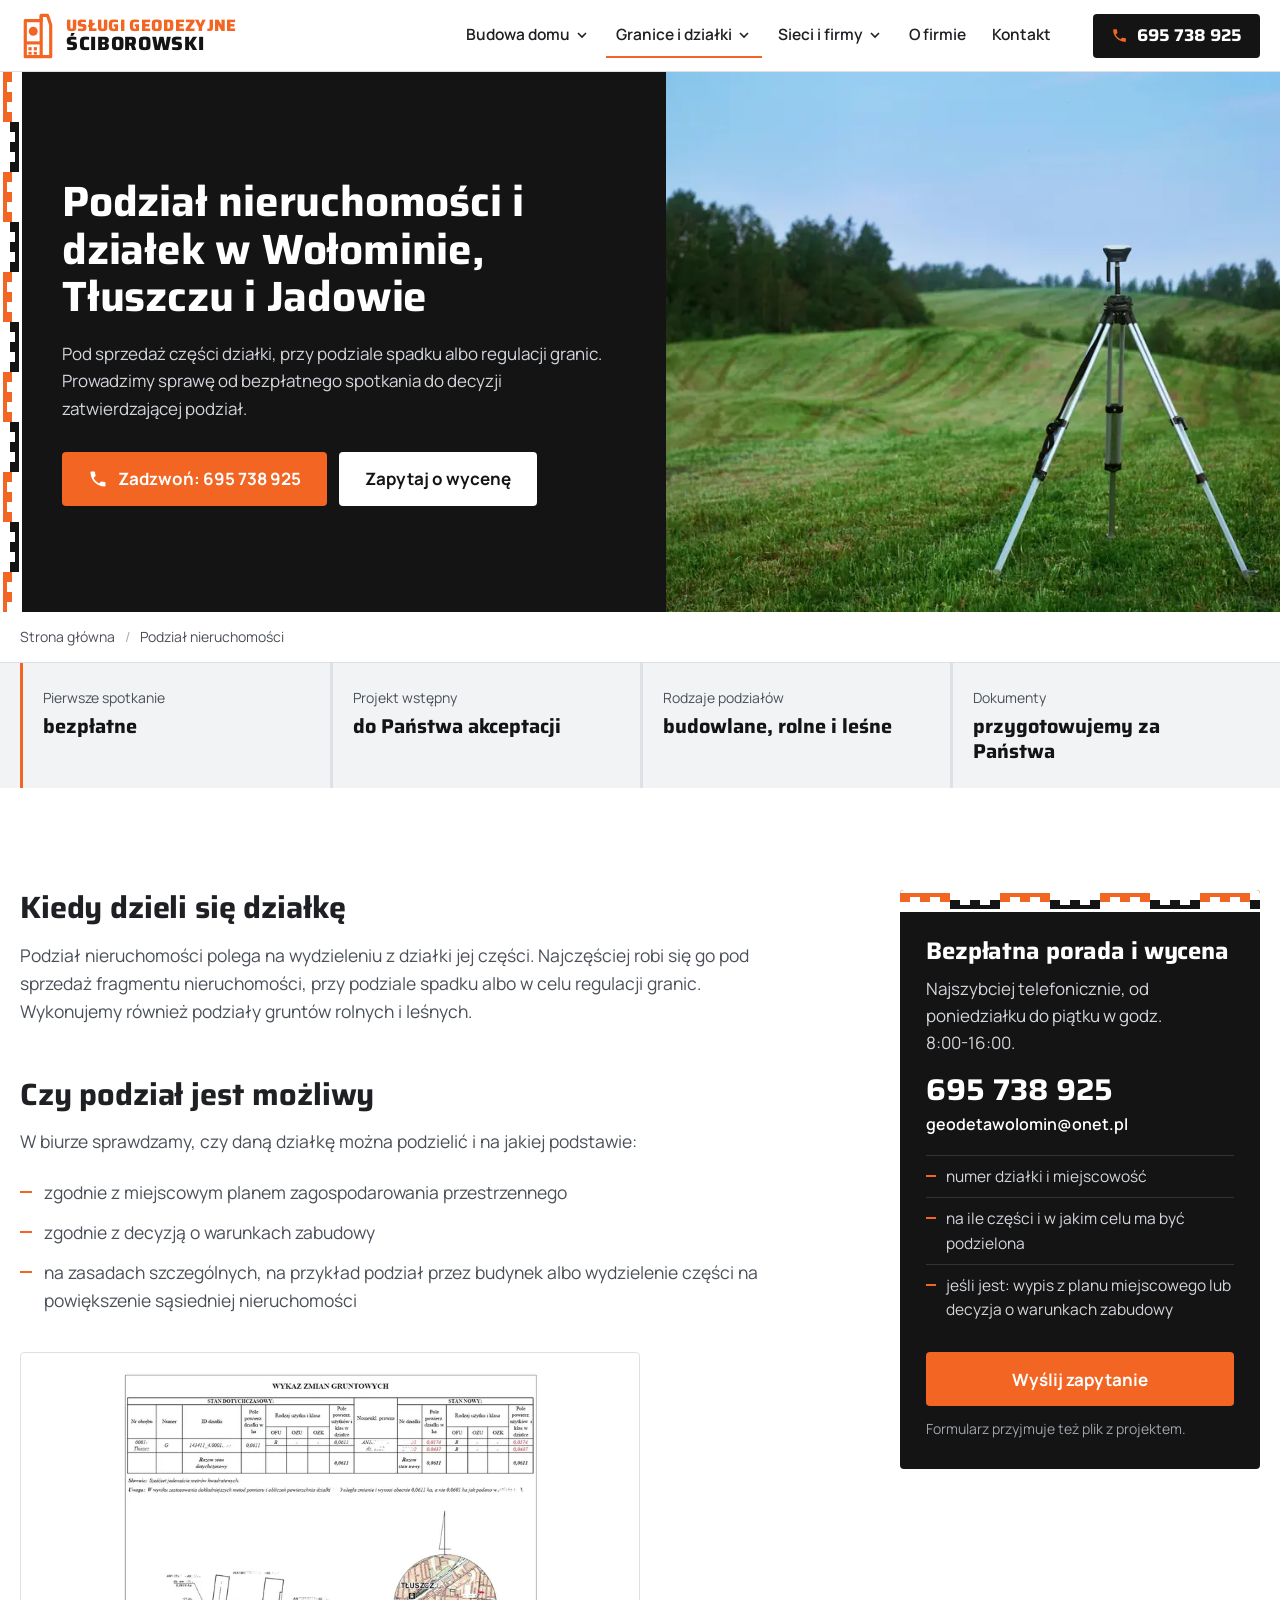
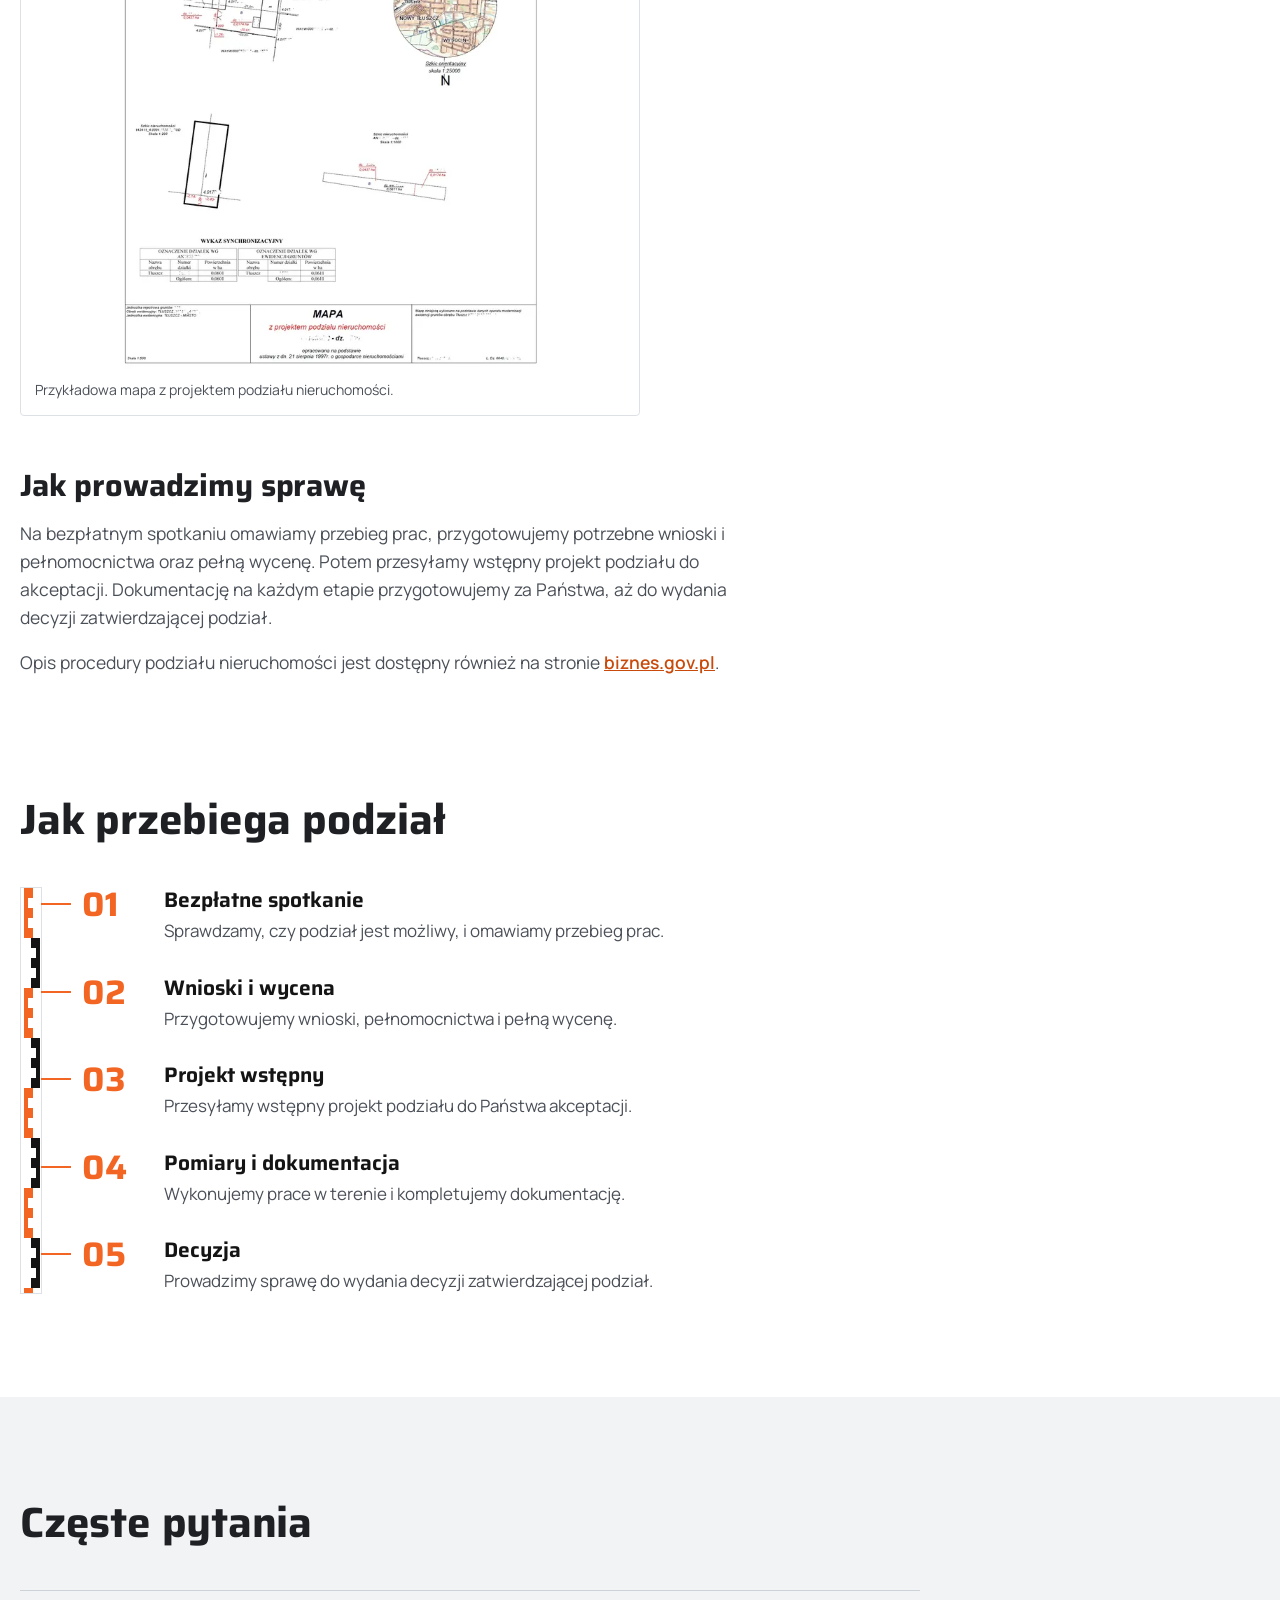
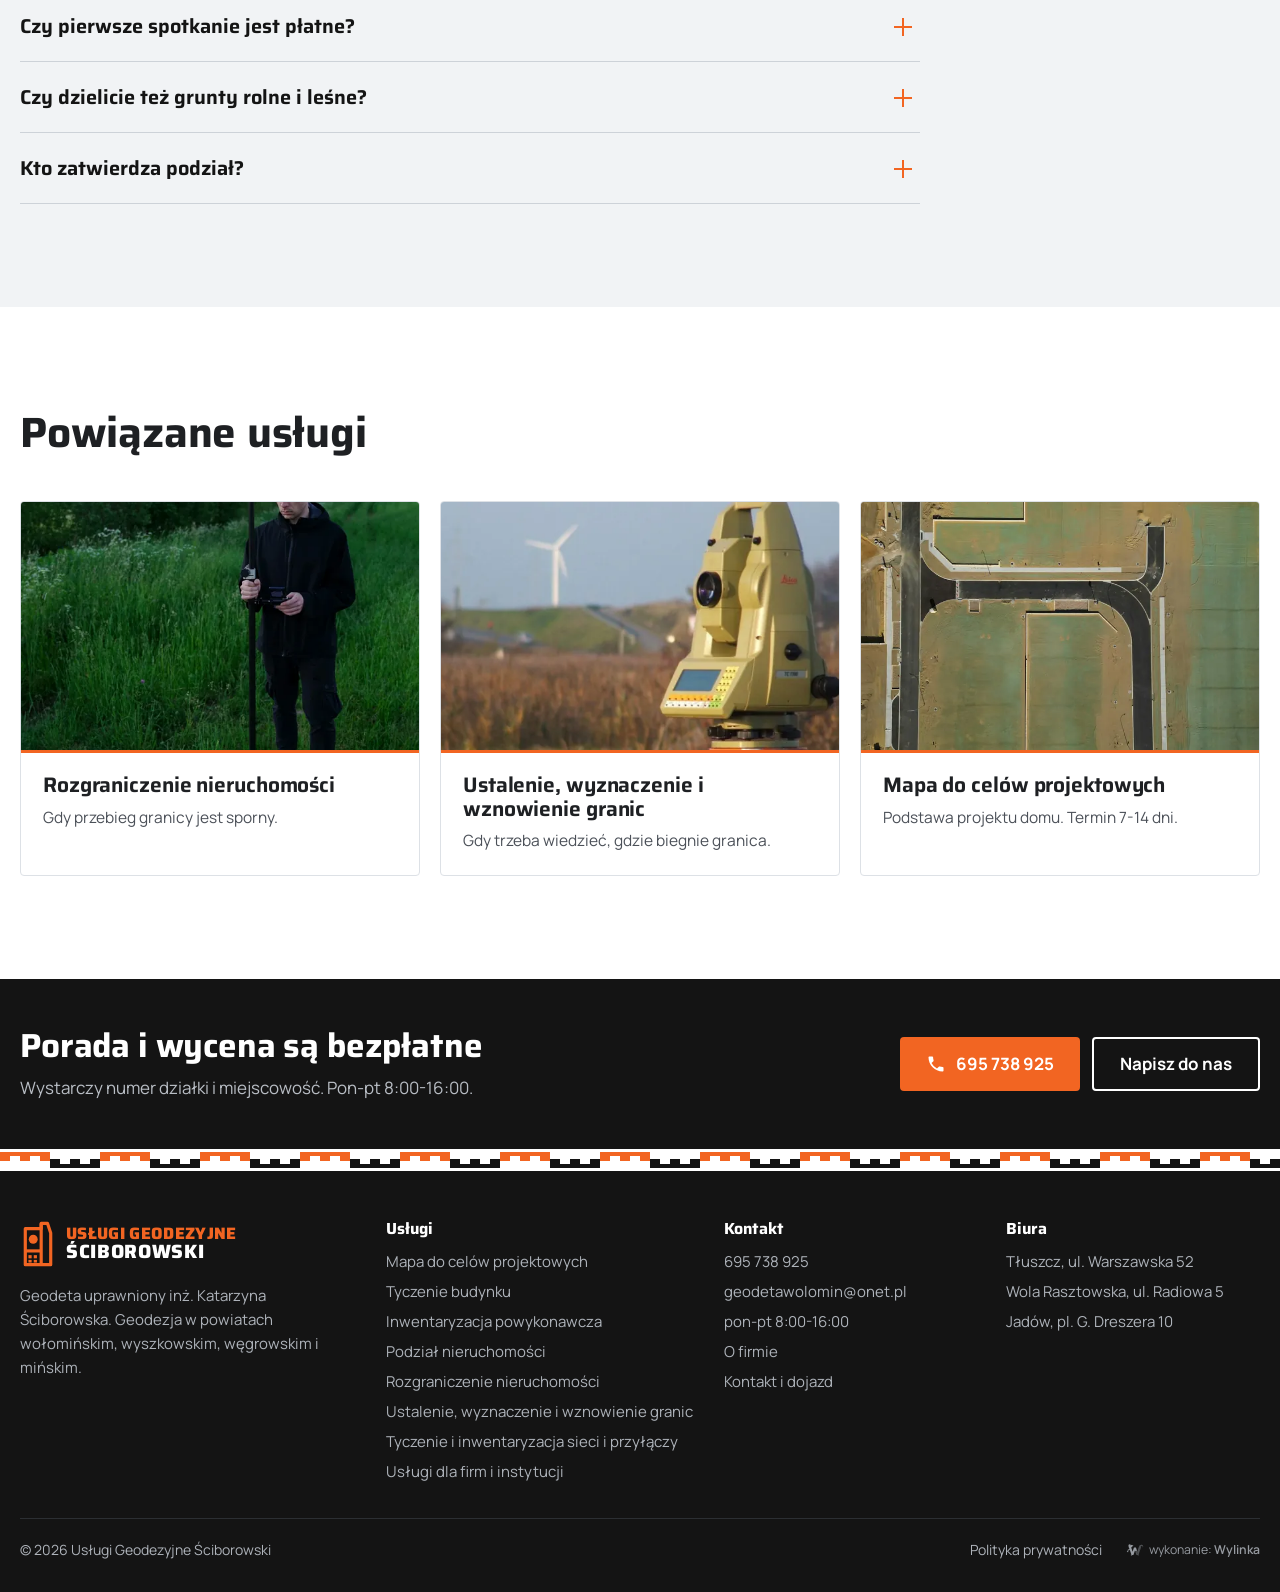
<file: podzial-nieruchomosci.html>
<!doctype html>
<html lang="pl">
<head>
<meta charset="utf-8">
<meta name="viewport" content="width=device-width,initial-scale=1,viewport-fit=cover">
<meta name="robots" content="noindex, nofollow" data-podglad>
<title>Podział nieruchomości i działki Wołomin, Tłuszcz, Jadów - geodeta</title>
<meta name="description" content="Podział działki pod sprzedaż, spadek lub regulację granic, także podziały rolne i leśne. Bezpłatne spotkanie, projekt wstępny, prowadzenie sprawy do decyzji. Tel. 695 738 925.">
<link rel="canonical" href="https://geodeta-wolomin.com.pl/podzial-nieruchomosci/">
<meta property="og:title" content="Podział nieruchomości i działki Wołomin, Tłuszcz, Jadów - geodeta">
<meta property="og:description" content="Podział działki pod sprzedaż, spadek lub regulację granic, także podziały rolne i leśne. Bezpłatne spotkanie, projekt wstępny, prowadzenie sprawy do decyzji. Tel. 695 738 925.">
<meta property="og:type" content="website">
<meta property="og:locale" content="pl_PL">
<meta name="theme-color" content="#F26522">
<link rel="icon" href="data:image/svg+xml,%3Csvg xmlns='http://www.w3.org/2000/svg' viewBox='0 0 32 32'%3E%3Crect width='32' height='32' rx='6' fill='%23F26522'/%3E%3Cpath d='M9 7h9v4h4v14H9z' fill='none' stroke='%23fff' stroke-width='2.4'/%3E%3Ccircle cx='14' cy='15' r='3' fill='%23fff'/%3E%3C/svg%3E">
<link rel="preload" href="fonts/saira-rdzen.woff2" as="font" type="font/woff2" crossorigin>
<link rel="preload" href="fonts/manrope-rdzen.woff2" as="font" type="font/woff2" crossorigin>
<link rel="preload" as="image" href="img/hero-1920.webp" imagesrcset="img/hero-960.webp 960w, img/hero-1280.webp 1280w, img/hero-1920.webp 1920w" imagesizes="(min-width:901px) min(48vw,1000px), 100vw" fetchpriority="high">
<style>
@font-face{font-family:Saira;font-weight:100 900;font-display:swap;src:url(fonts/saira-rdzen.woff2) format("woff2");unicode-range:U+0020-007E,U+00A0,U+00A9,U+00AB,U+00B0,U+00B7,U+00BB,U+00D3,U+00D7,U+00F3,U+2013-2014,U+2018-2019,U+201C-201E,U+2022,U+2026,U+20AC}
@font-face{font-family:Saira;font-weight:100 900;font-display:swap;src:url(fonts/saira-pl.woff2) format("woff2");unicode-range:U+0104-0107,U+0118-0119,U+0141-0144,U+015A-015B,U+0179-017C}
@font-face{font-family:Manrope;font-weight:400 800;font-display:swap;src:url(fonts/manrope-rdzen.woff2) format("woff2");unicode-range:U+0020-007E,U+00A0,U+00A9,U+00AB,U+00B0,U+00B7,U+00BB,U+00D3,U+00D7,U+00F3,U+2013-2014,U+2018-2019,U+201C-201E,U+2022,U+2026,U+20AC}
@font-face{font-family:Manrope;font-weight:400 800;font-display:swap;src:url(fonts/manrope-pl.woff2) format("woff2");unicode-range:U+0104-0107,U+0118-0119,U+0141-0144,U+015A-015B,U+0179-017C}
:root{--or:#F26522;--or-d:#C84B0C;--cz:#141414;--tx:#1E2023;--tx2:#4B5058;--sz:#F1F3F5;--li:#DDE1E6;--hh:72px;--w:1240px;--bok:max(20px,calc((100vw - var(--w))/2 - 8px))}
*{box-sizing:border-box}
html{scroll-behavior:smooth;scroll-padding-top:calc(var(--hh) + 12px);-webkit-text-size-adjust:100%}
body{margin:0;background:#fff;color:var(--tx);font:400 17px/1.6 Manrope,"Segoe UI",Arial,sans-serif;overflow-x:hidden}
img{max-width:100%;height:auto;display:block}
a{color:inherit}
h1,h2,h3{font-family:Saira,"Arial Narrow",Arial,sans-serif;font-weight:700;line-height:1.12;margin:0;letter-spacing:-.005em}
h2{font-size:clamp(30px,3.3vw,46px)}
h3{font-size:22px;font-weight:650}
p{margin:0 0 1em}
.nw{white-space:nowrap}
.wrap{width:min(var(--w),100% - 40px);margin-inline:auto}
.btn{display:inline-flex;align-items:center;justify-content:center;gap:10px;min-height:54px;padding:0 26px;background:var(--or);color:#fff;font:700 17px/1 Manrope,Arial,sans-serif;text-decoration:none;border:0;border-radius:4px;cursor:pointer;transition:background .2s,color .2s,border-color .2s}
.btn:hover{background:var(--or-d)}
.btn svg{width:20px;height:20px;flex:none}
.btn.jasny{background:#fff;color:var(--cz)}
.btn.jasny:hover{background:#ffe9dc}
.btn.ramka{background:transparent;color:var(--cz);border:2px solid var(--cz)}
.btn.ramka:hover{background:var(--cz);color:#fff}
.btn.ramka-j{background:transparent;color:#fff;border:2px solid #fff}
.btn.ramka-j:hover{background:#fff;color:var(--cz)}
.przyciski{display:flex;flex-wrap:wrap;gap:12px}
/* lata niwelacyjna - motyw z logo i ikony strony */
.lata-v{background:#fff url("data:image/svg+xml,%3Csvg xmlns='http://www.w3.org/2000/svg' width='22' height='100'%3E%3Cg fill='%23F26522'%3E%3Crect x='3' y='0' width='9' height='10'/%3E%3Crect x='3' y='20' width='9' height='10'/%3E%3Crect x='3' y='40' width='9' height='10'/%3E%3Crect x='3' y='0' width='4' height='50'/%3E%3C/g%3E%3Cg fill='%23141414'%3E%3Crect x='10' y='50' width='9' height='10'/%3E%3Crect x='10' y='70' width='9' height='10'/%3E%3Crect x='10' y='90' width='9' height='10'/%3E%3Crect x='15' y='50' width='4' height='50'/%3E%3C/g%3E%3C/svg%3E") repeat-y 0 0/22px 100px}
.lata-h{background:#fff url("data:image/svg+xml,%3Csvg xmlns='http://www.w3.org/2000/svg' width='100' height='22'%3E%3Cg fill='%23F26522'%3E%3Crect y='3' x='0' height='9' width='10'/%3E%3Crect y='3' x='20' height='9' width='10'/%3E%3Crect y='3' x='40' height='9' width='10'/%3E%3Crect y='3' x='0' height='4' width='50'/%3E%3C/g%3E%3Cg fill='%23141414'%3E%3Crect y='10' x='50' height='9' width='10'/%3E%3Crect y='10' x='70' height='9' width='10'/%3E%3Crect y='10' x='90' height='9' width='10'/%3E%3Crect y='15' x='50' height='4' width='50'/%3E%3C/g%3E%3C/svg%3E") repeat-x 0 0/100px 22px}

/* naglowek */
.top{position:sticky;top:0;z-index:50;height:var(--hh);background:#fff;border-bottom:1px solid var(--li)}
.top .wrap{height:100%;display:flex;align-items:center;gap:24px}
.logo{display:flex;align-items:center;gap:10px;text-decoration:none;flex:none}
.logo svg{width:36px;height:49px;flex:none}
.logo span{font:800 16.5px/1.02 Saira,Arial,sans-serif;letter-spacing:.02em;color:var(--or);text-transform:uppercase}
.logo b{display:block;color:var(--cz);font-weight:800;font-size:19.2px;letter-spacing:.035em}
.menu{display:flex;align-items:center;gap:6px;margin-left:auto}
.menu .pm,.menu .rozw{display:inline-flex;align-items:center;gap:4px;text-decoration:none;font:600 15.5px/1 Manrope,Arial,sans-serif;color:var(--tx);padding:10px 10px;background:none;border:0;border-bottom:2px solid transparent;cursor:pointer;height:44px}
.menu .rozw svg{width:16px;height:16px;transition:transform .2s}
.menu .pm:hover,.menu .rozw:hover{color:var(--or-d)}
.menu .akt>.rozw,.menu .pm.akt{border-bottom-color:var(--or)}
.grupa{position:relative}
.pod-menu{position:absolute;top:calc(100% + 13px);left:-6px;min-width:300px;background:#fff;border:1px solid var(--li);border-top:3px solid var(--or);box-shadow:0 14px 30px rgba(20,20,20,.12);padding:8px 0;display:none}
.pod-menu::before{content:"";position:absolute;left:0;right:0;top:-17px;height:16px}
.pod-menu a{display:block;padding:11px 20px;text-decoration:none;font-weight:600;font-size:15.5px}
.pod-menu a:hover{background:var(--sz);color:var(--or-d)}
.pod-menu a[aria-current]{color:var(--or-d);box-shadow:inset 3px 0 0 var(--or)}
.grupa:hover .pod-menu,.grupa:focus-within .pod-menu,.grupa.otw .pod-menu{display:block}
.grupa:hover .rozw svg,.grupa.otw .rozw svg{transform:rotate(180deg)}
.top .tel{display:inline-flex;align-items:center;gap:9px;text-decoration:none;font:700 17px/1 Saira,Arial,sans-serif;color:#fff;background:var(--cz);padding:0 18px;height:44px;border-radius:4px;white-space:nowrap;margin-left:8px}
.top .tel svg{width:17px;height:17px;color:var(--or)}
.hb{display:none;width:46px;height:46px;border:0;background:none;padding:11px;cursor:pointer;margin-right:-11px}
.hb i{display:block;height:2px;background:var(--cz);margin:5px 0;transition:transform .25s,opacity .2s}
.hb[aria-expanded=true] i:nth-child(1){transform:translateY(7px) rotate(45deg)}
.hb[aria-expanded=true] i:nth-child(2){opacity:0}
.hb[aria-expanded=true] i:nth-child(3){transform:translateY(-7px) rotate(-45deg)}

/* pierwszy ekran strony glownej */
.hero{position:relative;min-height:calc(100svh - var(--hh));display:flex;align-items:center;color:#fff;overflow:hidden;background:#4f6f86;padding:0}
.hero picture,.hero picture img{position:absolute;inset:0;width:100%;height:100%}
.hero picture img{object-fit:cover;object-position:50% 50%}
.hero::after{content:"";position:absolute;inset:0;background:linear-gradient(90deg,rgba(12,16,14,.80) 0%,rgba(12,16,14,.62) 34%,rgba(12,16,14,.18) 58%,rgba(12,16,14,0) 72%)}
.hero .lata-v{position:absolute;left:0;top:0;bottom:0;width:22px;z-index:2}
.hero-in{position:relative;z-index:3;padding:56px 0 64px}
.hero h1{font-size:clamp(38px,3.9vw,60px);max-width:13.5em;font-weight:700}
.hero .lead{font-size:clamp(17px,1.25vw,20px);max-width:34em;margin:22px 0 32px;color:#EEF1EE}
.hero .pod{margin:16px 0 0;font-size:15px;color:#DCE2DD}

/* pierwszy ekran podstron: ciemny blok z lata + zdjecie do krawedzi */
.ph{display:grid;grid-template-columns:minmax(0,1fr) minmax(0,min(48vw,1000px));background:var(--cz);color:#fff;min-height:min(540px,calc(100svh - var(--hh)))}
.ph-txt{position:relative;padding:64px clamp(28px,4vw,64px) 64px max(62px,var(--bok));display:flex;flex-direction:column;justify-content:center}
.ph-txt .lata-v{position:absolute;left:0;top:0;bottom:0;width:22px}
.ph h1{font-size:clamp(34px,3.3vw,52px);max-width:15em}
.ph .lead{font-size:clamp(17px,1.2vw,19.5px);color:#D3D7DC;max-width:36em;margin:20px 0 30px}
.ph-img{position:relative;overflow:hidden;background:#2a2c30}
.ph-img img{position:absolute;inset:0;width:100%;height:100%;object-fit:cover}
.ph.ram{grid-template-columns:minmax(0,1fr) auto}
.ph.ram .ph-img{background:#1f2124;display:flex;align-items:center;padding:40px max(40px,calc(var(--bok) - 20px)) 40px 40px}
.ph.ram .ph-img img{position:static;width:auto;height:auto;max-height:460px;max-width:360px;border-radius:2px}
.okruszki{border-bottom:1px solid var(--li);font-size:14px;color:var(--tx2)}
.okruszki ol{list-style:none;margin:0 auto;padding:14px 0;display:flex;flex-wrap:wrap;gap:4px 10px}
.okruszki li+li::before{content:"/";margin-right:10px;color:#A5ABB3}
.okruszki a{text-decoration:none}
.okruszki a:hover{color:var(--or-d)}

/* fakty pod pierwszym ekranem */
.pas-fakty{background:var(--sz);padding:0}
.pas-fakty dl{margin:0 auto;display:grid;grid-template-columns:repeat(auto-fit,minmax(200px,1fr));gap:0}
.pas-fakty div{padding:24px 24px 24px 20px;border-left:3px solid var(--or)}
.pas-fakty div+div{border-left-color:var(--li)}
.pas-fakty dt{font-size:14px;color:var(--tx2)}
.pas-fakty dd{margin:4px 0 0;font:700 20px/1.25 Saira,Arial,sans-serif;color:var(--cz)}

/* sekcje */
section{padding:clamp(64px,8vw,112px) 0}
.szary{background:var(--sz)}
section.bez-gory{padding-top:0}
.wstep{max-width:760px;margin-bottom:44px}
.wstep p{color:var(--tx2);font-size:18px;margin-top:16px}

/* tresc podstrony */
.tresc{display:grid;grid-template-columns:minmax(0,1fr) 360px;gap:clamp(32px,6vw,88px);align-items:start}
.art{max-width:760px}
.art h2{font-size:clamp(26px,2.4vw,34px);margin:52px 0 16px}
.art h2:first-child{margin-top:0}
.art h3{margin:28px 0 10px}
.art p,.art li{color:var(--tx2);font-size:17.5px}
.art ul{padding:0;margin:0 0 1.2em;list-style:none}
.art ul li{position:relative;padding:6px 0 6px 24px}
.art ul li::before{content:"";position:absolute;left:0;top:19px;width:12px;height:2px;background:var(--or)}
.art strong{color:var(--tx)}
.art figure{margin:32px 0;border:1px solid var(--li);border-radius:4px;padding:14px;background:#fff;max-width:620px}
.art figure img{margin-inline:auto}
.art figcaption{font-size:14px;color:var(--tx2);margin-top:10px}
.art a{color:var(--or-d);font-weight:600}
.trzy{display:grid;grid-template-columns:repeat(3,minmax(0,1fr));gap:16px;margin:8px 0 12px}
.trzy div{border-top:3px solid var(--or);background:var(--sz);padding:18px 18px 6px}
.trzy h3{margin:0 0 8px;font-size:20px}
.trzy p{font-size:16px}
.bok{position:sticky;top:calc(var(--hh) + 24px);background:var(--cz);color:#D3D7DC;border-radius:4px;overflow:hidden}
.bok .lata-h{height:22px}
.bok-in{padding:26px 26px 28px}
.bok h2{font-size:24px;color:#fff;margin-bottom:10px}
.bok .duzy{display:block;font:700 30px/1.1 Saira,Arial,sans-serif;color:#fff;text-decoration:none;margin:16px 0 4px}
.bok .duzy:hover{color:var(--or)}
.bok .mail{color:#fff;font-weight:600;text-decoration:none;font-size:16px;word-break:break-all}
.bok ul{list-style:none;margin:18px 0 22px;padding:0;font-size:15.5px}
.bok li{padding:8px 0 8px 20px;border-top:1px solid #2f3236;position:relative}
.bok li::before{content:"";position:absolute;left:0;top:19px;width:10px;height:2px;background:var(--or)}
.bok .btn{width:100%}
.bok small{display:block;margin-top:12px;font-size:14px;color:#9EA4AB}

/* kroki na lacie */
.kroki{position:relative;list-style:none;margin:0;padding:0 0 0 62px;counter-reset:k;display:grid;gap:30px;max-width:900px}
.kroki .lata-v{position:absolute;left:0;top:0;bottom:0;width:22px;border:1px solid var(--li)}
.kroki li{position:relative;counter-increment:k;display:grid;grid-template-columns:64px minmax(0,1fr);gap:4px 18px}
.kroki li::before{content:counter(k,decimal-leading-zero);font:700 34px/1 Saira,Arial,sans-serif;color:var(--or)}
.kroki li::after{content:"";position:absolute;left:-41px;top:16px;width:30px;height:2px;background:var(--or)}
.kroki b{display:block;font:650 21px/1.25 Saira,Arial,sans-serif;color:var(--cz);margin-bottom:4px}
.kroki span{color:var(--tx2)}

/* pytania */
.faq{max-width:900px}
.faq details{border-bottom:1px solid #CDD2D8;background:none}
.faq details:first-of-type{border-top:1px solid #CDD2D8}
.faq summary{list-style:none;cursor:pointer;padding:22px 52px 22px 0;position:relative;font:650 20px/1.3 Saira,Arial,sans-serif;color:var(--cz)}
.faq summary::-webkit-details-marker{display:none}
.faq summary::before,.faq summary::after{content:"";position:absolute;right:8px;top:50%;width:18px;height:2px;background:var(--or);transition:transform .2s}
.faq summary::after{transform:rotate(90deg)}
.faq details[open] summary::after{transform:rotate(0)}
.faq details p{color:var(--tx2);margin:0 0 22px;max-width:46em}

/* powiazane uslugi */
.karty{display:grid;grid-template-columns:repeat(3,minmax(0,1fr));gap:20px}
.karta{display:flex;flex-direction:column;text-decoration:none;background:#fff;border:1px solid var(--li);border-radius:4px;overflow:hidden;transition:border-color .2s,transform .2s}
.karta:hover{border-color:var(--or);transform:translateY(-2px)}
.karta figure{margin:0;aspect-ratio:16/10;overflow:hidden;background:var(--li)}
.karta figure img{width:100%;height:100%;object-fit:cover}
.karta div{padding:20px 22px 22px;border-top:3px solid var(--or)}
.karta h3{font-size:21px;margin-bottom:8px}
.karta p{color:var(--tx2);font-size:15.5px;margin:0}

/* pas z telefonem */
.pas-cta{background:var(--cz);color:#fff;padding:0}
.pas-cta .wrap{display:flex;flex-wrap:wrap;align-items:center;justify-content:space-between;gap:24px;padding:48px 0}
.pas-cta h2{font-size:clamp(26px,2.6vw,38px)}
.pas-cta p{color:#B9BEC5;margin:10px 0 0}

/* budowa - trzy pomiary na lacie (strona glowna) */
.etapy{position:relative;display:grid;gap:56px;padding-left:62px}
.etapy .lata-v{position:absolute;left:0;top:0;bottom:0;width:22px;border:1px solid var(--li)}
.etap{position:relative;display:grid;grid-template-columns:minmax(0,1.05fr) minmax(0,1fr);gap:clamp(24px,4vw,56px);align-items:center}
.etap::before{content:"";position:absolute;left:-41px;top:50%;width:30px;height:2px;background:var(--or)}
.etap figure{margin:0;aspect-ratio:4/3;overflow:hidden;border-radius:4px;background:var(--li)}
.etap figure img{width:100%;height:100%;object-fit:cover;transition:transform .4s}
.etap figure a:hover img{transform:scale(1.03)}
.etap .kiedy{font-weight:700;color:var(--or-d);font-size:15px;margin:0 0 8px}
.etap h3{font-size:clamp(24px,2.2vw,30px);margin-bottom:14px}
.etap h3 a{text-decoration:none}
.etap h3 a:hover{color:var(--or-d)}
.etap p{color:var(--tx2)}
.fakty{display:flex;flex-wrap:wrap;gap:8px 28px;margin:18px 0 22px;padding:16px 0 0;border-top:1px solid var(--li);font-size:15.5px}
.fakty div{min-width:0}
.fakty dt{color:var(--tx2);font-size:13.5px}
.fakty dd{margin:0;font-weight:700}
.btn.maly{min-height:46px;font-size:15.5px;padding:0 20px}

/* granice - ciemna sekcja */
.ciemna{background:var(--cz);color:#E9EBEE}
.ciemna .wstep p{color:#B9BEC5}
.gr{display:grid;grid-template-columns:minmax(0,1fr) minmax(0,1.25fr);gap:clamp(28px,5vw,72px);align-items:start}
.gr figure{margin:0;border-radius:4px;overflow:hidden}
.gr figure img{width:100%;aspect-ratio:3/4;object-fit:cover;object-position:50% 40%}
.lista{list-style:none;margin:0;padding:0;border-top:1px solid #33363b}
.lista li{border-bottom:1px solid #33363b}
.lista a{padding:22px 40px 22px 0;display:grid;grid-template-columns:minmax(0,15em) minmax(0,1fr);gap:8px 28px;text-decoration:none;position:relative}
.lista a::after{content:"";position:absolute;right:6px;top:50%;width:10px;height:10px;border-top:2px solid var(--or);border-right:2px solid var(--or);transform:translateY(-50%) rotate(45deg);transition:right .2s}
.lista a:hover::after{right:0}
.lista a:hover b{color:var(--or)}
.lista b{font:650 21px/1.25 Saira,Arial,sans-serif;color:#fff;transition:color .2s}
.lista span{color:#B9BEC5}
.lista b::before{content:"";display:inline-block;width:10px;height:10px;background:var(--or);margin-right:12px;vertical-align:2px}

/* firmy */
.firmy{display:grid;grid-template-columns:minmax(0,1fr) minmax(0,1fr);gap:clamp(28px,5vw,72px);align-items:center}
.firmy ul{margin:0 0 28px;padding:0;list-style:none;columns:2;column-gap:28px}
.firmy li{break-inside:avoid;padding:12px 0 12px 22px;position:relative;border-bottom:1px solid var(--li);font-weight:600}
.firmy li::before{content:"";position:absolute;left:0;top:21px;width:10px;height:2px;background:var(--or)}
.firmy figure{margin:0;border-radius:4px;overflow:hidden}
.firmy figure img{width:100%;aspect-ratio:4/3;object-fit:cover;object-position:50% 60%}

/* o nas */
.onas{display:grid;grid-template-columns:minmax(0,.8fr) minmax(0,1.2fr);gap:clamp(28px,5vw,72px);align-items:center}
.onas figure{margin:0;max-width:440px}
.onas figure img{width:100%;height:auto;border-radius:4px}
.onas figcaption{font-size:14px;color:var(--tx2);margin-top:10px}
.osoby{display:grid;grid-template-columns:1fr 1fr;gap:24px;margin:28px 0}
.osoby div{border-top:3px solid var(--or);padding-top:14px}
.osoby b{display:block;font:700 19px/1.25 Saira,Arial,sans-serif}
.osoby span{color:var(--tx2);font-size:15.5px}

/* galeria biur */
.galeria{position:relative;margin-bottom:40px}
.tor{display:flex;gap:14px;overflow-x:auto;scroll-snap-type:x mandatory;scrollbar-width:none;cursor:grab;-webkit-overflow-scrolling:touch}
.tor::-webkit-scrollbar{display:none}
.tor.ciag{cursor:grabbing;scroll-snap-type:none}
.tor figure{margin:0;flex:none;scroll-snap-align:start}
.tor img{height:clamp(260px,32vw,420px);width:auto;border-radius:4px;user-select:none;-webkit-user-drag:none}
.tor figcaption{font-size:14px;color:var(--tx2);margin-top:8px}
.strz{display:flex;gap:10px;justify-content:flex-end;margin-top:14px}
.strz button{width:46px;height:46px;border:1px solid var(--li);background:#fff;border-radius:4px;cursor:pointer;display:grid;place-items:center}
.strz button:hover{border-color:var(--or)}
.strz svg{width:20px;height:20px}
.adresy{display:grid;grid-template-columns:repeat(3,minmax(0,1fr));gap:20px}
.adres{background:#fff;border:1px solid var(--li);border-radius:4px;padding:24px;display:flex;flex-direction:column}
.adres h3{font-size:21px;margin-bottom:6px}
.adres p{color:var(--tx2);margin:0 0 16px}
.adres a{margin-top:auto;font-weight:700;color:var(--or-d);text-decoration:none}
.adres a:hover{text-decoration:underline}
.godz{margin-top:22px;color:var(--tx2)}

/* biura z mapami (kontakt) */
.biura{display:grid;gap:28px}
.biuro{display:grid;grid-template-columns:minmax(0,.8fr) minmax(0,1.2fr);border:1px solid var(--li);border-radius:4px;overflow:hidden;background:#fff}
.biuro-txt{padding:28px;border-left:4px solid var(--or)}
.biuro-txt h3{font-size:clamp(24px,2vw,28px);margin-bottom:10px}
.biuro-txt p{color:var(--tx2);margin:0 0 14px}
.biuro iframe{display:block;width:100%;height:100%;min-height:320px;border:0;background:var(--li)}

/* kontakt */
.kont{display:grid;grid-template-columns:minmax(0,.9fr) minmax(0,1.1fr);gap:clamp(28px,5vw,72px);align-items:start}
.kont .duzy{display:block;font:700 clamp(30px,3vw,40px)/1.1 Saira,Arial,sans-serif;color:var(--cz);text-decoration:none;margin:22px 0 6px}
.kont .duzy:hover{color:var(--or-d)}
.kont .mail{font-weight:700;font-size:18px;text-decoration:none;color:var(--or-d)}
.kont ul{padding:0;margin:26px 0 0;list-style:none;color:var(--tx2)}
.kont li{padding:10px 0;border-top:1px solid var(--li)}
form{background:#fff;border:1px solid var(--li);border-radius:4px;padding:clamp(20px,3vw,34px);display:grid;grid-template-columns:1fr 1fr;gap:16px}
label{display:grid;gap:6px;font-size:14.5px;font-weight:600;min-width:0}
label.cala{grid-column:1/-1}
input,select,textarea{font:inherit;font-size:16px;width:100%;padding:12px 14px;border:1px solid #C9CED5;border-radius:4px;background:#fff;color:var(--tx);min-width:0}
input:focus,select:focus,textarea:focus{outline:2px solid var(--or);outline-offset:0;border-color:var(--or)}
textarea{min-height:110px;resize:vertical}
input[type=file]{padding:9px;font-size:14.5px}
form .btn{grid-column:1/-1;width:100%}
.zgoda{grid-column:1/-1;display:flex;gap:10px;align-items:flex-start;font-weight:400;font-size:14px;color:var(--tx2)}
.zgoda input{width:20px;height:20px;flex:none;margin-top:2px;accent-color:var(--or)}
.zgoda a{color:var(--or-d)}
.info{grid-column:1/-1;margin:0;font-size:14px;color:var(--tx2);min-height:1.4em}

/* polityka */
.prawne{max-width:820px}
.prawne h2{font-size:26px;margin:40px 0 12px}
.prawne p,.prawne li{color:var(--tx2)}

/* stopka */
.stopka{background:var(--cz);color:#AEB3BA;font-size:15px}
.stopka .lata-h{height:22px}
.stopka .wrap{display:grid;grid-template-columns:1.2fr 1.1fr .9fr .9fr;gap:28px;padding:48px 0 30px}
.stopka h4{font:700 16px/1.2 Saira,Arial,sans-serif;color:#fff;margin:0 0 12px}
.stopka p{margin:0 0 6px}
.stopka a{text-decoration:none}
.stopka a:hover{color:#fff}
.stopka .logo span{color:var(--or)}
.stopka .logo b{color:#fff}
.stopka .dol{grid-column:1/-1;display:flex;flex-wrap:wrap;align-items:center;justify-content:space-between;gap:12px 24px;border-top:1px solid #2c2f33;padding-top:20px;font-size:14px}
.stopka .dol span{margin-right:auto}
.wylinka-badge{display:inline-flex;align-items:center;gap:.4em;color:inherit;text-decoration:none;font-size:.875em;line-height:1;opacity:.85}
.wylinka-badge:hover,.wylinka-badge:focus-visible{opacity:1}
.wylinka-badge:focus-visible{outline:2px solid currentColor;outline-offset:3px;border-radius:2px}
.wylinka-badge svg{width:18px;height:18px;flex:none;overflow:visible}
.wylinka-badge b{font-weight:600}
.wylinka-badge .wy-old{opacity:.45;transform-origin:40px 30px;transition:transform .32s cubic-bezier(.3,.7,.4,1),opacity .32s ease-out}
.wylinka-badge .wy-pod{opacity:0;transition:opacity .2s ease-out .08s}
.wylinka-badge:hover .wy-old,.wylinka-badge:focus-visible .wy-old{transform:translate(9px,7px) rotate(9deg);opacity:0}
.wylinka-badge:hover .wy-pod,.wylinka-badge:focus-visible .wy-pod{opacity:1}
@media (prefers-reduced-motion:reduce){.wylinka-badge .wy-old,.wylinka-badge .wy-pod{transition:none}.wylinka-badge:hover .wy-old,.wylinka-badge:focus-visible .wy-old{transform:none;opacity:.45}.wylinka-badge:hover .wy-pod,.wylinka-badge:focus-visible .wy-pod{opacity:0}}

/* pasek na telefonie */
.mob{display:none}

@media (max-width:1180px){
 .menu .pm,.menu .rozw{font-size:15px;padding:10px 7px}
 .top .tel span{display:none}.top .tel{padding:0 13px}
}
@media (max-width:980px){
 .menu{position:fixed;top:var(--hh);left:0;right:0;bottom:0;background:#fff;flex-direction:column;align-items:stretch;gap:0;padding:8px 20px 40px;transform:translateX(100%);transition:transform .28s;overflow:auto}
 .menu.otw{transform:none}
 .menu .pm{font:650 22px/1.3 Saira,Arial,sans-serif;padding:16px 0;height:auto;border-bottom:1px solid var(--li)}
 .menu .pm.akt{color:var(--or-d);border-bottom-color:var(--li)}
 .grupa{border-bottom:1px solid var(--li);padding:14px 0 10px}
 .menu .rozw{font:650 14px/1.3 Manrope,Arial,sans-serif;color:var(--tx2);padding:0;height:auto;border:0;cursor:default;pointer-events:none}
 .menu .rozw svg{display:none}
 .pod-menu{display:block;position:static;box-shadow:none;border:0;padding:4px 0 0;min-width:0}
 .pod-menu::before{display:none}
 .pod-menu a{font:650 20px/1.3 Saira,Arial,sans-serif;padding:9px 0}
 .pod-menu a[aria-current]{box-shadow:none;padding-left:14px;border-left:3px solid var(--or)}
 .hb{display:block}
 .top .tel{margin-left:auto;height:42px}
 .tresc{grid-template-columns:minmax(0,1fr)}
 .bok{position:static;max-width:560px}
 .karty{grid-template-columns:minmax(0,1fr) minmax(0,1fr)}
 .biuro{grid-template-columns:minmax(0,1fr)}
 .biuro iframe{height:300px;min-height:0}
}
@media (max-width:900px){
 .etap,.gr,.firmy,.onas,.kont{grid-template-columns:minmax(0,1fr)}
 .gr figure img{aspect-ratio:16/10}
 .adresy{grid-template-columns:minmax(0,1fr)}
 .stopka .wrap{grid-template-columns:1fr 1fr}
 .stopka .st-firma{grid-column:1/-1}
 .ph{grid-template-columns:minmax(0,1fr);min-height:0}
 .ph-img{order:-1;aspect-ratio:16/8;max-height:34svh;width:100%}
 .ph.ram{grid-template-columns:minmax(0,1fr)}
 .ph.ram .ph-img{padding:0;display:block}
 .ph.ram .ph-img img{position:absolute;inset:0;width:100%;height:100%;max-width:none;max-height:none;object-fit:cover;border-radius:0}
 .ph-txt{padding:40px 20px 44px 62px}
 .trzy{grid-template-columns:minmax(0,1fr)}
}
@media (max-width:760px){
 :root{--hh:62px}
 body{font-size:16.5px}
 .wrap{width:calc(100% - 32px)}
 .logo svg{width:28px;height:38px}
 .logo span{font-size:12.6px}.logo b{font-size:14.6px}
 .top .tel{width:42px;padding:0;justify-content:center}
 .hero{flex-direction:column;align-items:stretch;background:var(--cz)}
 .hero picture{position:relative;inset:auto;flex:1 1 auto;min-height:180px;height:auto;width:100%}
 .hero picture img{object-position:68% 60%}
 .hero picture::after{content:"";position:absolute;left:0;right:0;bottom:0;height:40%;background:linear-gradient(180deg,rgba(20,20,20,0),rgba(20,20,20,.85))}
 .hero::after{display:none}
 .hero .lata-v{display:none}
 .hero-in{padding:22px 0 26px;margin-top:-1px}
 .hero h1{font-size:clamp(29px,min(8.2vw,5.1svh),40px)}
 .hero .lead{font-size:clamp(15.5px,min(4.2vw,2.5svh),17px);margin:14px 0 24px;line-height:1.5}
 .hero .btn{width:100%}
 .hero .pod{font-size:14px;margin-top:12px}
 .ph-img{aspect-ratio:16/9;max-height:30svh}
 .ph-img img{object-position:50% 25%}
 .ph-txt{padding:24px 16px 28px}
 .ph-txt .lata-v{display:none}
 .ph h1{font-size:clamp(26px,min(7.4vw,4.6svh),34px)}
 .ph .lead{font-size:clamp(15.5px,min(4.1vw,2.5svh),17px);margin:12px 0 24px;line-height:1.5}
 .ph .przyciski{display:grid;grid-template-columns:1fr 1fr;gap:10px}
 .ph .btn{min-height:50px;padding:0 10px;font-size:15.5px}
 .ph .nr{display:none}
 .pas-fakty dl{grid-template-columns:1fr 1fr}
 .pas-fakty div{padding:16px 12px 16px 14px;border-left:3px solid var(--or)!important;border-bottom:1px solid var(--li)}
 .pas-fakty dd{font-size:17px}
 .art h2{margin-top:40px}
 .art p,.art li{font-size:16.5px}
 .kroki{padding-left:36px;gap:24px}
 .kroki .lata-v{width:16px;background-size:16px 72px}
 .kroki li{grid-template-columns:minmax(0,1fr)}
 .kroki li::before{font-size:26px}
 .kroki li::after{left:-22px;top:12px;width:16px}
 .faq summary{font-size:18px}
 .karty{grid-template-columns:minmax(0,1fr)}
 .karta{flex-direction:row}
 .karta figure{flex:0 0 38%;aspect-ratio:auto;position:relative;min-height:112px}
 .karta figure img{position:absolute;inset:0}
 .karta div{border-top:0;border-left:3px solid var(--or);padding:14px 14px 16px}
 .karta h3{font-size:18.5px}
 .karta p{font-size:14.5px}
 .pas-cta .btn{width:100%}
 .etapy{padding-left:36px;gap:44px}
 .etapy .lata-v{width:16px;background-size:16px 72px}
 .etap::before{left:-22px;top:28px;width:16px}
 .lista a{grid-template-columns:minmax(0,1fr);gap:6px}
 .onas figure{max-width:240px}
 .gr figure img{aspect-ratio:4/3}
 .firmy ul{columns:1}
 .osoby{grid-template-columns:minmax(0,1fr)}
 form{grid-template-columns:minmax(0,1fr)}
 .biuro-txt{padding:22px 20px}
 .stopka .wrap{gap:22px 18px;padding-top:36px}
 .stopka .st-uslugi{grid-column:1/-1}
 .mob{display:grid;grid-template-columns:1fr 1fr;position:fixed;left:0;right:0;bottom:0;z-index:40;background:#fff;border-top:1px solid var(--li);padding:8px 10px calc(8px + env(safe-area-inset-bottom));gap:8px;transform:translateY(110%);transition:transform .25s}
 .mob.widac{transform:none}
 .mob .btn{min-height:48px;padding:0 10px;font-size:15.5px}
 .mob .btn.cz{background:var(--cz)}
 .stopka{padding-bottom:70px}
}
@media (min-width:761px) and (max-height:760px){
 .hero h1{font-size:clamp(34px,3.4vw,50px)}
 .hero .lead{margin:16px 0 24px}
 .hero-in{padding:36px 0 40px}
}
@media (prefers-reduced-motion:reduce){*{transition:none!important;scroll-behavior:auto!important}}

</style>
<script type="application/ld+json">{"@context": "https://schema.org", "@type": "Service", "name": "Podział nieruchomości", "serviceType": "Podział nieruchomości", "description": "Podział działki pod sprzedaż, spadek lub regulację granic, także podziały rolne i leśne. Bezpłatne spotkanie, projekt wstępny, prowadzenie sprawy do decyzji. Tel. 695 738 925.", "provider": {"@id": "https://geodeta-wolomin.com.pl/#firma"}, "areaServed": ["powiat wołomiński", "powiat wyszkowski", "powiat węgrowski", "powiat miński"], "url": "https://geodeta-wolomin.com.pl/podzial-nieruchomosci/"}</script><script type="application/ld+json">{"@context": "https://schema.org", "@type": "BreadcrumbList", "itemListElement": [{"@type": "ListItem", "position": 1, "name": "Strona główna", "item": "https://geodeta-wolomin.com.pl/"}, {"@type": "ListItem", "position": 2, "name": "Podział nieruchomości", "item": "https://geodeta-wolomin.com.pl/podzial-nieruchomosci/"}]}</script><script type="application/ld+json">{"@context": "https://schema.org", "@type": "FAQPage", "mainEntity": [{"@type": "Question", "name": "Czy pierwsze spotkanie jest płatne?", "acceptedAnswer": {"@type": "Answer", "text": "Nie. Na bezpłatnym spotkaniu sprawdzamy możliwość podziału, omawiamy przebieg prac i przygotowujemy wycenę."}}, {"@type": "Question", "name": "Czy dzielicie też grunty rolne i leśne?", "acceptedAnswer": {"@type": "Answer", "text": "Tak, wykonujemy podziały budowlane, rolne i leśne."}}, {"@type": "Question", "name": "Kto zatwierdza podział?", "acceptedAnswer": {"@type": "Answer", "text": "Podział zatwierdza decyzją wójt, burmistrz albo prezydent miasta. Wnioski i dokumenty do tej decyzji przygotowujemy za Państwa."}}]}</script>
</head>
<body class="">
<svg width="0" height="0" style="position:absolute" aria-hidden="true">
 <symbol id="instr" viewBox="0 0 34 46"><g fill="none" stroke="currentColor" stroke-width="3" stroke-linejoin="round"><path d="M5 9h15V4h6l3 9v30H5z"/><path d="M20 4v39"/><path d="M5 30h15"/></g><circle cx="12.5" cy="19" r="4.2" fill="currentColor"/><g fill="currentColor"><rect x="8" y="34" width="3" height="3"/><rect x="13" y="34" width="3" height="3"/><rect x="8" y="38.5" width="3" height="2.5"/><rect x="13" y="38.5" width="3" height="2.5"/></g></symbol>
 <symbol id="tel" viewBox="0 0 24 24"><path fill="currentColor" d="M6.6 10.8a15.1 15.1 0 0 0 6.6 6.6l2.2-2.2c.3-.3.7-.4 1-.2 1.1.4 2.3.6 3.6.6.6 0 1 .4 1 1V20c0 .6-.4 1-1 1C10.6 21 3 13.4 3 4c0-.6.4-1 1-1h3.5c.6 0 1 .4 1 1 0 1.3.2 2.5.6 3.6.1.3 0 .7-.2 1z"/></symbol>
 <symbol id="str" viewBox="0 0 24 24"><path d="M9 5l7 7-7 7" fill="none" stroke="currentColor" stroke-width="2.4"/></symbol>
 <symbol id="dol" viewBox="0 0 24 24"><path d="M6 9l6 6 6-6" fill="none" stroke="currentColor" stroke-width="2.4"/></symbol>
</svg>

<header class="top">
 <div class="wrap">
  <a class="logo" href="./" aria-label="Usługi Geodezyjne Ściborowski - strona główna"><svg style="color:#F26522"><use href="#instr"/></svg><span>Usługi geodezyjne<b>Ściborowski</b></span></a>
  <nav class="menu" id="menu" aria-label="Menu"><div class="grupa"><button type="button" class="rozw" aria-expanded="false">Budowa domu<svg><use href="#dol"/></svg></button><div class="pod-menu"><a href="mapa-do-celow-projektowych">Mapa do celów projektowych</a><a href="tyczenie-budynku">Tyczenie budynku</a><a href="inwentaryzacja-powykonawcza">Inwentaryzacja powykonawcza</a></div></div><div class="grupa akt"><button type="button" class="rozw" aria-expanded="false">Granice i działki<svg><use href="#dol"/></svg></button><div class="pod-menu"><a href="podzial-nieruchomosci" aria-current="page">Podział nieruchomości</a><a href="rozgraniczenie-nieruchomosci">Rozgraniczenie nieruchomości</a><a href="ustalenie-wznowienie-granic">Ustalenie, wyznaczenie i wznowienie granic</a></div></div><div class="grupa"><button type="button" class="rozw" aria-expanded="false">Sieci i firmy<svg><use href="#dol"/></svg></button><div class="pod-menu"><a href="tyczenie-inwentaryzacja-sieci">Tyczenie i inwentaryzacja sieci i przyłączy</a><a href="dla-firm-i-instytucji">Usługi dla firm i instytucji</a></div></div><a class="pm" href="o-firmie">O firmie</a><a class="pm" href="kontakt">Kontakt</a></nav>
  <a class="tel" href="tel:+48695738925" aria-label="Zadzwoń: 695 738 925"><svg><use href="#tel"/></svg><span>695 738 925</span></a>
  <button class="hb" type="button" aria-label="Menu" aria-controls="menu" aria-expanded="false"><i></i><i></i><i></i></button>
 </div>
</header>

<main>
<section class="ph" style="padding:0">
 <div class="ph-txt">
  <div class="lata-v" aria-hidden="true"></div>
  <h1>Podział nieruchomości i działek w Wołominie, Tłuszczu i Jadowie</h1>
  <p class="lead">Pod sprzedaż części działki, przy podziale spadku albo regulacji granic. Prowadzimy sprawę od bezpłatnego spotkania do decyzji zatwierdzającej podział.</p>
  <div class="przyciski"><a class="btn" href="tel:+48695738925" id="cta"><svg><use href="#tel"/></svg><span>Zadzwoń<span class="nr">: 695 738 925</span></span></a><a class="btn jasny" href="kontakt#formularz">Zapytaj o wycenę</a></div>
 </div>
 <div class="ph-img"><img src="img/hero-1920.webp" srcset="img/hero-960.webp 960w, img/hero-1280.webp 1280w, img/hero-1920.webp 1920w" sizes="(min-width:901px) min(48vw,1000px), 100vw" width="1920" height="1281" alt="Odbiornik GNSS na statywie ustawiony na łące" fetchpriority="high" decoding="async"></div>
</section><nav class="okruszki" aria-label="Jesteś tutaj"><ol class="wrap"><li><a href="./">Strona główna</a></li><li aria-current="page">Podział nieruchomości</li></ol></nav><section class="pas-fakty"><dl class="wrap"><div><dt>Pierwsze spotkanie</dt><dd>bezpłatne</dd></div><div><dt>Projekt wstępny</dt><dd>do Państwa akceptacji</dd></div><div><dt>Rodzaje podziałów</dt><dd>budowlane, rolne i leśne</dd></div><div><dt>Dokumenty</dt><dd>przygotowujemy za Państwa</dd></div></dl></section>
<section>
 <div class="wrap tresc">
  <article class="art"><h2>Kiedy dzieli się działkę</h2>
<p>Podział nieruchomości polega na wydzieleniu z działki jej części. Najczęściej robi się go pod sprzedaż fragmentu nieruchomości, przy podziale spadku albo w celu regulacji granic. Wykonujemy również podziały gruntów rolnych i leśnych.</p>
<h2>Czy podział jest możliwy</h2>
<p>W biurze sprawdzamy, czy daną działkę można podzielić i na jakiej podstawie:</p>
<ul>
<li>zgodnie z miejscowym planem zagospodarowania przestrzennego</li>
<li>zgodnie z decyzją o warunkach zabudowy</li>
<li>na zasadach szczególnych, na przykład podział przez budynek albo wydzielenie części na powiększenie sąsiedniej nieruchomości</li>
</ul>
<figure><img src="img/podzial-600.webp" srcset="img/podzial-600.webp 600w, img/podzial-1000.webp 1000w" sizes="(min-width:761px) 420px, 80vw" width="1000" height="1432" alt="Mapa z projektem podziału nieruchomości i wykazem zmian gruntowych" loading="lazy" decoding="async" style="width:420px;max-width:100%"><figcaption>Przykładowa mapa z projektem podziału nieruchomości.</figcaption></figure>
<h2>Jak prowadzimy sprawę</h2>
<p>Na bezpłatnym spotkaniu omawiamy przebieg prac, przygotowujemy potrzebne wnioski i pełnomocnictwa oraz pełną wycenę. Potem przesyłamy wstępny projekt podziału do akceptacji. Dokumentację na każdym etapie przygotowujemy za Państwa, aż do wydania decyzji zatwierdzającej podział.</p>
<p>Opis procedury podziału nieruchomości jest dostępny również na stronie <a href="https://www.biznes.gov.pl/pl/opisy-procedur/-/proc/1589" target="_blank" rel="noopener">biznes.gov.pl</a>.</p></article>
  <aside class="bok">
 <div class="lata-h" aria-hidden="true"></div>
 <div class="bok-in">
  <h2>Bezpłatna porada i wycena</h2>
  <p style="margin:0">Najszybciej telefonicznie, od poniedziałku do piątku w godz. <span class="nw">8:00-16:00</span>.</p>
  <a class="duzy" href="tel:+48695738925">695 738 925</a>
  <a class="mail" href="mailto:geodetawolomin@onet.pl">geodetawolomin@onet.pl</a>
  <ul><li>numer działki i miejscowość</li><li>na ile części i w jakim celu ma być podzielona</li><li>jeśli jest: wypis z planu miejscowego lub decyzja o warunkach zabudowy</li></ul>
  <a class="btn" href="kontakt#formularz">Wyślij zapytanie</a>
  <small>Formularz przyjmuje też plik z projektem.</small>
 </div>
</aside>
 </div>
</section>
<section class="bez-gory">
 <div class="wrap">
  <div class="wstep"><h2>Jak przebiega podział</h2></div>
  <ol class="kroki"><div class="lata-v" aria-hidden="true"></div><li><div><b>Bezpłatne spotkanie</b><span>Sprawdzamy, czy podział jest możliwy, i omawiamy przebieg prac.</span></div></li><li><div><b>Wnioski i wycena</b><span>Przygotowujemy wnioski, pełnomocnictwa i pełną wycenę.</span></div></li><li><div><b>Projekt wstępny</b><span>Przesyłamy wstępny projekt podziału do Państwa akceptacji.</span></div></li><li><div><b>Pomiary i dokumentacja</b><span>Wykonujemy prace w terenie i kompletujemy dokumentację.</span></div></li><li><div><b>Decyzja</b><span>Prowadzimy sprawę do wydania decyzji zatwierdzającej podział.</span></div></li></ol>
 </div>
</section><section class="szary">
 <div class="wrap">
  <div class="wstep"><h2>Częste pytania</h2></div>
  <div class="faq"><details><summary>Czy pierwsze spotkanie jest płatne?</summary><p>Nie. Na bezpłatnym spotkaniu sprawdzamy możliwość podziału, omawiamy przebieg prac i przygotowujemy wycenę.</p></details><details><summary>Czy dzielicie też grunty rolne i leśne?</summary><p>Tak, wykonujemy podziały budowlane, rolne i leśne.</p></details><details><summary>Kto zatwierdza podział?</summary><p>Podział zatwierdza decyzją wójt, burmistrz albo prezydent miasta. Wnioski i dokumenty do tej decyzji przygotowujemy za Państwa.</p></details></div>
 </div>
</section><section>
 <div class="wrap">
  <div class="wstep"><h2>Powiązane usługi</h2></div>
  <div class="karty"><a class="karta" href="rozgraniczenie-nieruchomosci"><figure><img src="img/granice-1000.webp" srcset="img/granice-600.webp 600w, img/granice-1000.webp 1000w" sizes="(min-width:981px) 400px, (min-width:761px) 46vw, 38vw" width="1000" height="1466" alt="Geodeta z tyczką GNSS" loading="lazy" decoding="async"></figure><div><h3>Rozgraniczenie nieruchomości</h3><p>Gdy przebieg granicy jest sporny.</p></div></a><a class="karta" href="ustalenie-wznowienie-granic"><figure><img src="img/leica-1366.webp" srcset="img/leica-800.webp 800w, img/leica-1366.webp 1366w" sizes="(min-width:981px) 400px, (min-width:761px) 46vw, 38vw" width="1366" height="642" alt="Tachimetr ustawiony w polu" loading="lazy" decoding="async"></figure><div><h3>Ustalenie, wyznaczenie i wznowienie granic</h3><p>Gdy trzeba wiedzieć, gdzie biegnie granica.</p></div></a><a class="karta" href="mapa-do-celow-projektowych"><figure><img src="img/mapa-1200.webp" srcset="img/mapa-700.webp 700w, img/mapa-1200.webp 1200w" sizes="(min-width:981px) 400px, (min-width:761px) 46vw, 38vw" width="1200" height="900" alt="Widok z góry na wydzielone działki" loading="lazy" decoding="async"></figure><div><h3>Mapa do celów projektowych</h3><p>Podstawa projektu domu. Termin 7-14 dni.</p></div></a></div>
 </div>
</section><section class="pas-cta">
 <div class="wrap">
  <div><h2>Porada i wycena są bezpłatne</h2><p>Wystarczy numer działki i miejscowość. Pon-pt <span class="nw">8:00-16:00</span>.</p></div>
  <div class="przyciski"><a class="btn" href="tel:+48695738925"><svg><use href="#tel"/></svg>695 738 925</a><a class="btn ramka-j" href="kontakt#formularz">Napisz do nas</a></div>
 </div>
</section>
</main>

<footer class="stopka">
 <div class="lata-h" aria-hidden="true"></div>
 <div class="wrap">
  <div class="st-firma">
   <a class="logo" href="./"><svg style="color:#F26522"><use href="#instr"/></svg><span>Usługi geodezyjne<b>Ściborowski</b></span></a>
   <p style="margin-top:16px">Geodeta uprawniony inż. Katarzyna Ściborowska. Geodezja w powiatach wołomińskim, wyszkowskim, węgrowskim i mińskim.</p>
  </div>
  <div class="st-uslugi"><h4>Usługi</h4><p><a href="mapa-do-celow-projektowych">Mapa do celów projektowych</a></p><p><a href="tyczenie-budynku">Tyczenie budynku</a></p><p><a href="inwentaryzacja-powykonawcza">Inwentaryzacja powykonawcza</a></p><p><a href="podzial-nieruchomosci">Podział nieruchomości</a></p><p><a href="rozgraniczenie-nieruchomosci">Rozgraniczenie nieruchomości</a></p><p><a href="ustalenie-wznowienie-granic">Ustalenie, wyznaczenie i wznowienie granic</a></p><p><a href="tyczenie-inwentaryzacja-sieci">Tyczenie i inwentaryzacja sieci i przyłączy</a></p><p><a href="dla-firm-i-instytucji">Usługi dla firm i instytucji</a></p></div>
  <div><h4>Kontakt</h4><p><a href="tel:+48695738925">695 738 925</a></p><p><a href="mailto:geodetawolomin@onet.pl">geodetawolomin@onet.pl</a></p><p>pon-pt <span class="nw">8:00-16:00</span></p><p><a href="o-firmie">O firmie</a></p><p><a href="kontakt">Kontakt i dojazd</a></p></div>
  <div><h4>Biura</h4><p>Tłuszcz, ul. Warszawska 52</p><p>Wola Rasztowska, ul. Radiowa 5</p><p>Jadów, pl. G. Dreszera 10</p></div>
  <div class="dol"><span>© 2026 Usługi Geodezyjne Ściborowski</span><a href="polityka-prywatnosci">Polityka prywatności</a><a class="wylinka-badge" href="https://wylinka.pl/?utm_source=geodeta-wolomin.com.pl&amp;utm_medium=stopka&amp;utm_campaign=wykonanie" rel="noopener" title="Strona wykonana przez Wylinka"><svg viewBox="0 0 64 64" aria-hidden="true" focusable="false" fill="currentColor"><path d="M9.8 22.8l-1.2-7.9 2.2-3.7 15.5 4.6-.5 1.5-7.2 5.5 4.7 15.6 5-15.6 7 0 4.1 12.7-4.2-.9-2.6 1.8-.8-2.2-5.3 15.6-4.3 0 .4 .2-2.1 2.8-1.3-1.1 1.1-1.4-3.1 .2-.1-1.7 2.2-.1-5.7-16.5-4.8 .6-.8 3.1 0 .5-.3 .5 .8 2.2-1.6 .5-.4-1.3-.8 1.6-1.5-.8 .8-1.6-1.4 .6-.6-1.6 2.3-.8 .2-.4 1.3-4.8 5.9-.8-2.4-6.9zM15.2 13.7l-.1-.4-.4 .8-.1 .8 .1 1 .1 .4 .3 .7 .3-.9 .1-.7 0-.8z"/><path class="wy-pod" d="M37.1 49.8l-4.5-13.3 2.6-1.8 4.2 .9 .9 2.8 3-9.7 0-.5 .1-.8 3.2-8.4 .5-1 .6-1 .9-1.1 1.3-1 1.1-.7 1.4-.5 1.4-.3 .7 0 .9 0 1.2 .3 1.4 .6 .8 .5 .7 .7 .6 .7 .5 .9 .3 .9 .1 .9 0 .8-.2 .9-.5 .9-.5 .6-.7 .5-.7 .3-.1-.1 0-.1 .5-.5 .3-.7 .2-.5 0-.6-.1-.6-.3-.7-.4-.5-.4-.4-.5-.3-.6-.3-.7 0-.7 .1-.6 .1-.5 .4-.5 .5-.3 .5-.2 .7-.1 1.5-1.4 5.1-.8 3.3-.3 .7-.5 .7-6 17.5 1.9 .1-.1 1.7-3.1-.2 1.1 1.4-1.3 1.1-2.1-2.8 .4-.2z"/><path class="wy-old" d="M40.8 50l.4-.2-4.1 0-4.2-12.5 2.5-1.7 4.3 .9 .6 1.9 .6-1.6 0-.3 2.4-7.8 0-.5 .1-.8 3.2-8.4 .4-.8 .6-.9 .9-1.2 .9-.9 1.3-.8 1.4-.6 1.2-.3 1.4-.1 1.3 .1 .6 .2 .8 .3 1.1 .6 .9 .7 .7 .9 .5 .9 .3 .9 .1 1.1-.1 .9-.3 .9-.4 .7-.6 .7-.6 .4-.6 .2-.1-.1 0-.1 .5-.5 .3-.7 .2-.5 0-.5-.1-.6-.2-.6-.3-.5-.4-.5-.5-.3-.6-.3-.7-.1-.6 0-.6 .1-.6 .3-.6 .5-.3 .4-.2 .5-.1 .5-.1 1.5-1.4 5.1-.8 3.3-.3 .7-.5 .7-6 17.5 1.9 .1-.1 1.7-3.1-.2 1.1 1.4-1.3 1.1zM49.6 17.1l.6 1.7-1.5 1.9 .4 .4 1.8-2.1-.7-2.1zM48.1 28.3l.5 1.8-1.7 1.8 .4 .4 1.9-2-.6-2.2zM37.9 41.7l1.7-1.5-.4-.4-1.7 1.4zM42.6 38.7l-1.5 2.8 1.1 2-1.3 2.6 .5 .2 1.5-2.8-1.1-2 1.4-2.5z"/></svg><span>wykonanie: <b>Wylinka</b></span></a></div>
 </div>
</footer>

<div class="mob" id="mob"><a class="btn cz" href="tel:+48695738925"><svg><use href="#tel"/></svg>Zadzwoń</a><a class="btn" href="kontakt#formularz">Zapytaj o wycenę</a></div>

<script>
(()=>{
 const hb=document.querySelector('.hb'),menu=document.getElementById('menu');
 const zamknij=()=>{menu.classList.remove('otw');hb.setAttribute('aria-expanded',false);document.body.style.overflow=''};
 hb.addEventListener('click',()=>{const o=menu.classList.toggle('otw');hb.setAttribute('aria-expanded',o);document.body.style.overflow=o?'hidden':''});
 menu.querySelectorAll('a').forEach(a=>a.addEventListener('click',zamknij));
 // rozwijane grupy menu (klik na ekranach dotykowych)
 menu.querySelectorAll('.rozw').forEach(b=>b.addEventListener('click',()=>{const g=b.parentElement,o=!g.classList.contains('otw');menu.querySelectorAll('.grupa').forEach(x=>{x.classList.remove('otw');x.querySelector('.rozw').setAttribute('aria-expanded',false)});g.classList.toggle('otw',o);b.setAttribute('aria-expanded',o)}));
 document.addEventListener('click',e=>{if(!e.target.closest('.grupa'))menu.querySelectorAll('.grupa.otw').forEach(x=>{x.classList.remove('otw');x.querySelector('.rozw').setAttribute('aria-expanded',false)})});
 document.addEventListener('keydown',e=>{if(e.key==='Escape'){menu.querySelectorAll('.grupa.otw').forEach(x=>x.classList.remove('otw'));if(menu.classList.contains('otw'))zamknij()}});
 // pasek Zadzwon/Wycena na telefonie po minieciu pierwszego ekranu
 const mob=document.getElementById('mob'),cta=document.getElementById('cta');
 if(cta&&'IntersectionObserver' in window){new IntersectionObserver(e=>{mob.classList.toggle('widac',!e[0].isIntersecting&&e[0].boundingClientRect.top<0)}).observe(cta)}
 // galeria przesuwana palcem i myszka
 const tor=document.getElementById('tor');
 if(tor){
  document.querySelectorAll('.strz button').forEach(b=>b.addEventListener('click',()=>{tor.scrollBy({left:b.dataset.k*Math.max(280,tor.clientWidth*.6),behavior:'smooth'})}));
  let x0=null,s0=0;
  tor.addEventListener('pointerdown',e=>{if(e.pointerType!=='mouse')return;x0=e.clientX;s0=tor.scrollLeft});
  addEventListener('pointermove',e=>{if(x0===null)return;const d=e.clientX-x0;if(Math.abs(d)>4)tor.classList.add('ciag');tor.scrollLeft=s0-d});
  addEventListener('pointerup',()=>{if(x0===null)return;x0=null;tor.classList.remove('ciag')});
 }
 // formularz: na wersji testowej bez wysylki
 document.querySelectorAll('form.zapytanie').forEach(f=>f.addEventListener('submit',e=>{e.preventDefault();f.querySelector('.info').textContent='Wersja testowa strony: formularz zacznie wysyłać wiadomości po uruchomieniu pod adresem geodeta-wolomin.com.pl. Do tego czasu prosimy o telefon: 695 738 925.'}));
})();

</script>
</body>
</html>
</file>
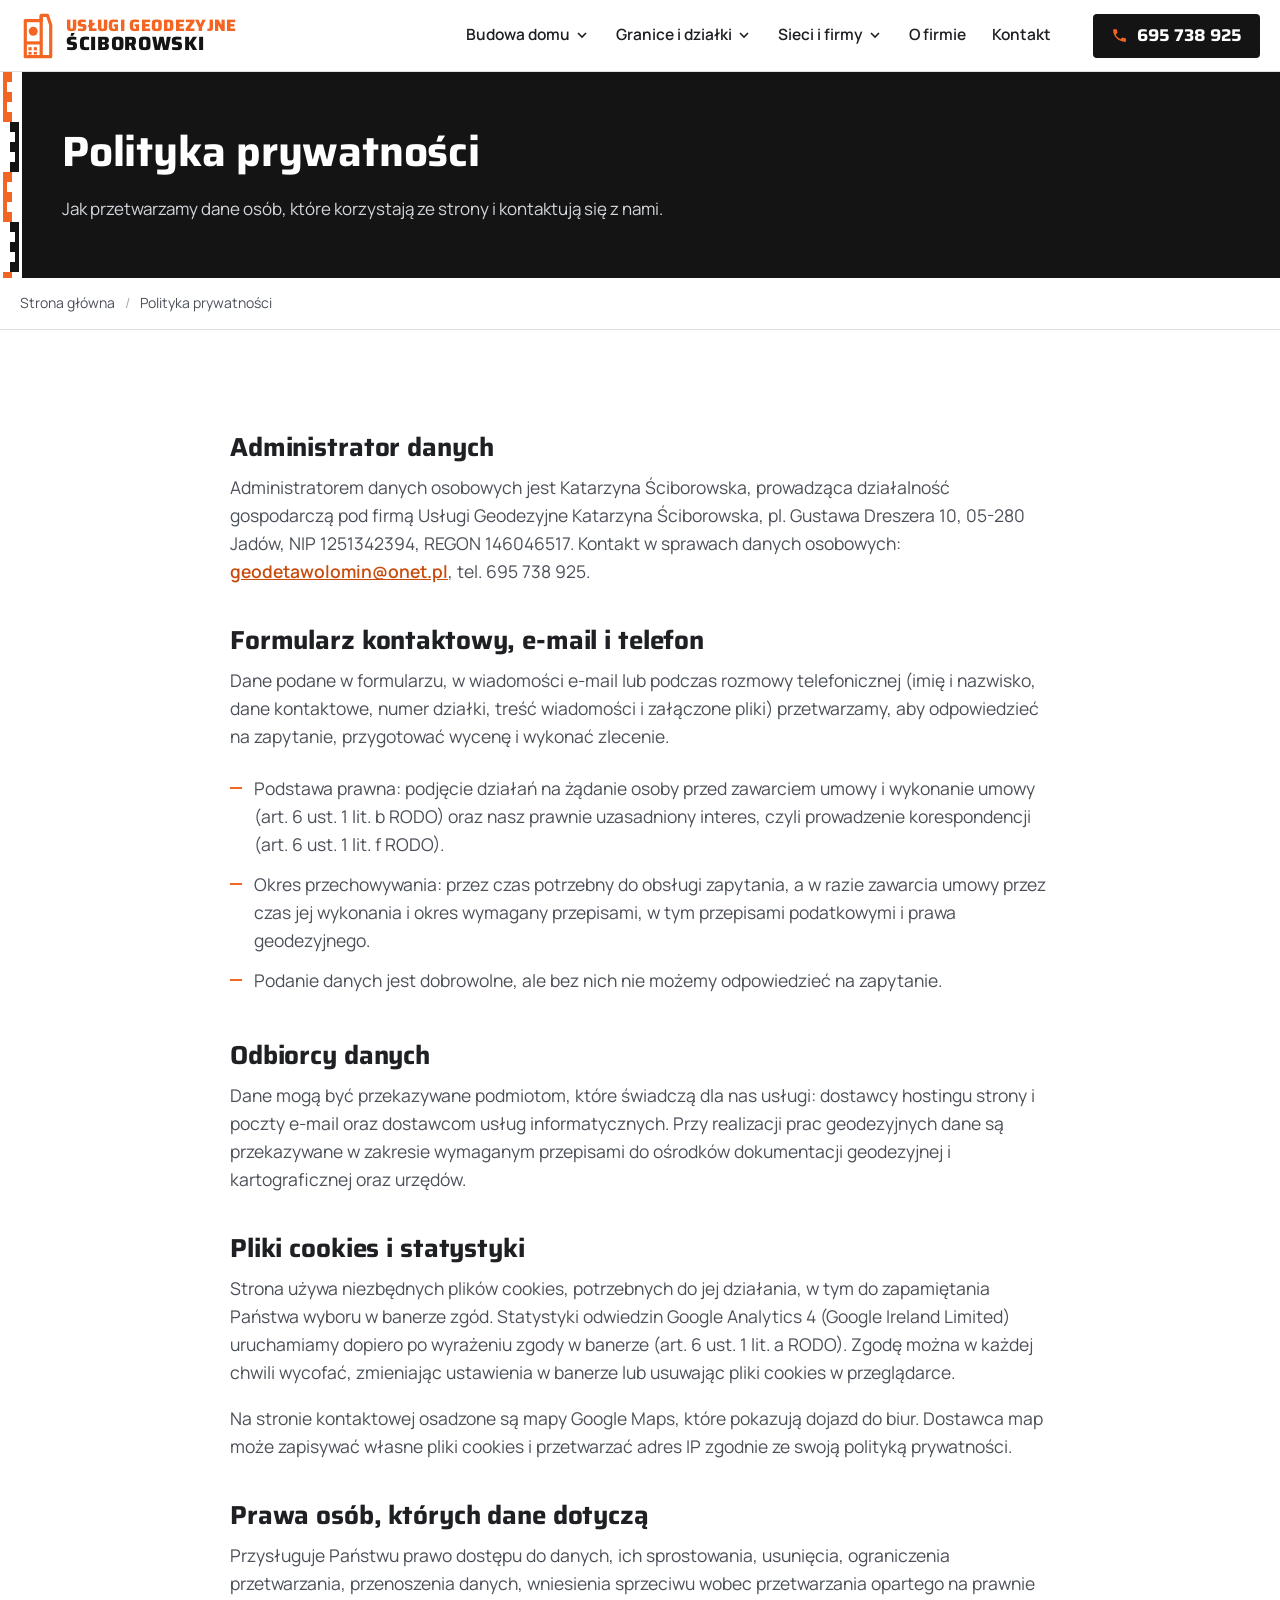
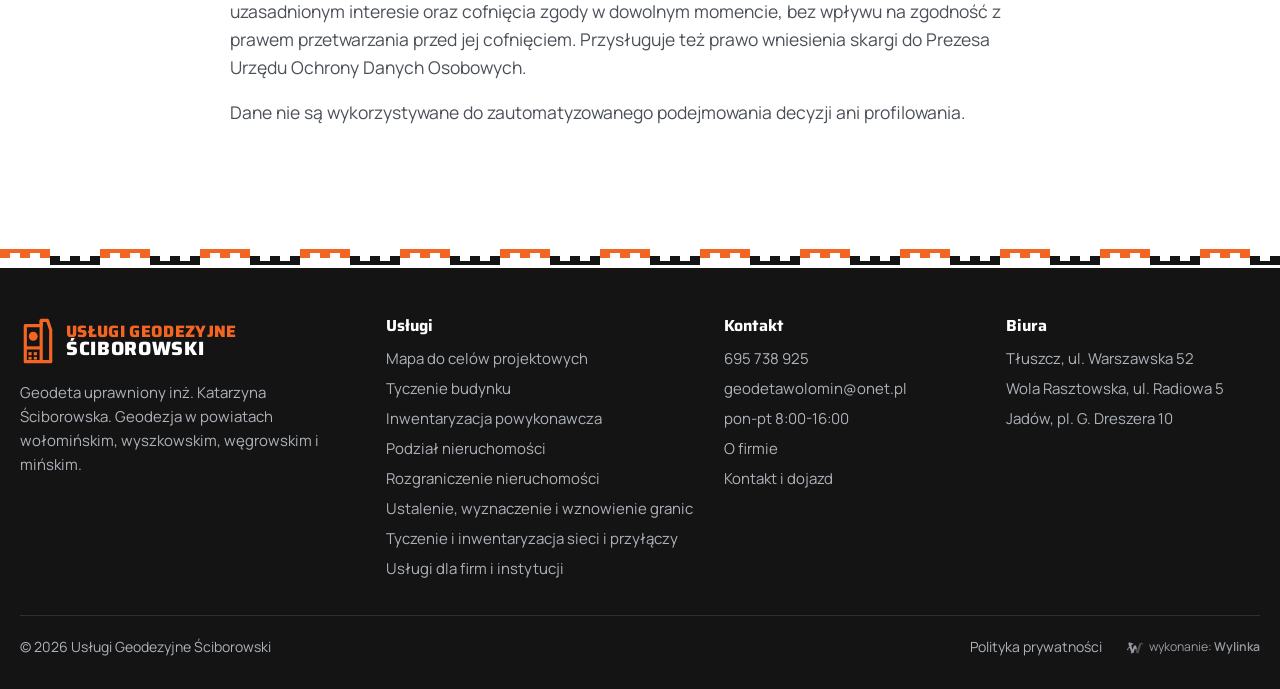
<file: polityka-prywatnosci.html>
<!doctype html>
<html lang="pl">
<head>
<meta charset="utf-8">
<meta name="viewport" content="width=device-width,initial-scale=1,viewport-fit=cover">
<meta name="robots" content="noindex, nofollow" data-podglad>
<title>Polityka prywatności - Usługi Geodezyjne Ściborowscy</title>
<meta name="description" content="Polityka prywatności strony geodeta-wolomin.com.pl: administrator danych, formularz kontaktowy, pliki cookies, statystyki i prawa osób, których dane dotyczą.">
<link rel="canonical" href="https://geodeta-wolomin.com.pl/polityka-prywatnosci/">
<meta property="og:title" content="Polityka prywatności - Usługi Geodezyjne Ściborowscy">
<meta property="og:description" content="Polityka prywatności strony geodeta-wolomin.com.pl: administrator danych, formularz kontaktowy, pliki cookies, statystyki i prawa osób, których dane dotyczą.">
<meta property="og:type" content="website">
<meta property="og:locale" content="pl_PL">
<meta name="theme-color" content="#F26522">
<link rel="icon" href="data:image/svg+xml,%3Csvg xmlns='http://www.w3.org/2000/svg' viewBox='0 0 32 32'%3E%3Crect width='32' height='32' rx='6' fill='%23F26522'/%3E%3Cpath d='M9 7h9v4h4v14H9z' fill='none' stroke='%23fff' stroke-width='2.4'/%3E%3Ccircle cx='14' cy='15' r='3' fill='%23fff'/%3E%3C/svg%3E">
<link rel="preload" href="fonts/saira-rdzen.woff2" as="font" type="font/woff2" crossorigin>
<link rel="preload" href="fonts/manrope-rdzen.woff2" as="font" type="font/woff2" crossorigin>

<style>
@font-face{font-family:Saira;font-weight:100 900;font-display:swap;src:url(fonts/saira-rdzen.woff2) format("woff2");unicode-range:U+0020-007E,U+00A0,U+00A9,U+00AB,U+00B0,U+00B7,U+00BB,U+00D3,U+00D7,U+00F3,U+2013-2014,U+2018-2019,U+201C-201E,U+2022,U+2026,U+20AC}
@font-face{font-family:Saira;font-weight:100 900;font-display:swap;src:url(fonts/saira-pl.woff2) format("woff2");unicode-range:U+0104-0107,U+0118-0119,U+0141-0144,U+015A-015B,U+0179-017C}
@font-face{font-family:Manrope;font-weight:400 800;font-display:swap;src:url(fonts/manrope-rdzen.woff2) format("woff2");unicode-range:U+0020-007E,U+00A0,U+00A9,U+00AB,U+00B0,U+00B7,U+00BB,U+00D3,U+00D7,U+00F3,U+2013-2014,U+2018-2019,U+201C-201E,U+2022,U+2026,U+20AC}
@font-face{font-family:Manrope;font-weight:400 800;font-display:swap;src:url(fonts/manrope-pl.woff2) format("woff2");unicode-range:U+0104-0107,U+0118-0119,U+0141-0144,U+015A-015B,U+0179-017C}
:root{--or:#F26522;--or-d:#C84B0C;--cz:#141414;--tx:#1E2023;--tx2:#4B5058;--sz:#F1F3F5;--li:#DDE1E6;--hh:72px;--w:1240px;--bok:max(20px,calc((100vw - var(--w))/2 - 8px))}
*{box-sizing:border-box}
html{scroll-behavior:smooth;scroll-padding-top:calc(var(--hh) + 12px);-webkit-text-size-adjust:100%}
body{margin:0;background:#fff;color:var(--tx);font:400 17px/1.6 Manrope,"Segoe UI",Arial,sans-serif;overflow-x:hidden}
img{max-width:100%;height:auto;display:block}
a{color:inherit}
h1,h2,h3{font-family:Saira,"Arial Narrow",Arial,sans-serif;font-weight:700;line-height:1.12;margin:0;letter-spacing:-.005em}
h2{font-size:clamp(30px,3.3vw,46px)}
h3{font-size:22px;font-weight:650}
p{margin:0 0 1em}
.nw{white-space:nowrap}
.wrap{width:min(var(--w),100% - 40px);margin-inline:auto}
.btn{display:inline-flex;align-items:center;justify-content:center;gap:10px;min-height:54px;padding:0 26px;background:var(--or);color:#fff;font:700 17px/1 Manrope,Arial,sans-serif;text-decoration:none;border:0;border-radius:4px;cursor:pointer;transition:background .2s,color .2s,border-color .2s}
.btn:hover{background:var(--or-d)}
.btn svg{width:20px;height:20px;flex:none}
.btn.jasny{background:#fff;color:var(--cz)}
.btn.jasny:hover{background:#ffe9dc}
.btn.ramka{background:transparent;color:var(--cz);border:2px solid var(--cz)}
.btn.ramka:hover{background:var(--cz);color:#fff}
.btn.ramka-j{background:transparent;color:#fff;border:2px solid #fff}
.btn.ramka-j:hover{background:#fff;color:var(--cz)}
.przyciski{display:flex;flex-wrap:wrap;gap:12px}
/* lata niwelacyjna - motyw z logo i ikony strony */
.lata-v{background:#fff url("data:image/svg+xml,%3Csvg xmlns='http://www.w3.org/2000/svg' width='22' height='100'%3E%3Cg fill='%23F26522'%3E%3Crect x='3' y='0' width='9' height='10'/%3E%3Crect x='3' y='20' width='9' height='10'/%3E%3Crect x='3' y='40' width='9' height='10'/%3E%3Crect x='3' y='0' width='4' height='50'/%3E%3C/g%3E%3Cg fill='%23141414'%3E%3Crect x='10' y='50' width='9' height='10'/%3E%3Crect x='10' y='70' width='9' height='10'/%3E%3Crect x='10' y='90' width='9' height='10'/%3E%3Crect x='15' y='50' width='4' height='50'/%3E%3C/g%3E%3C/svg%3E") repeat-y 0 0/22px 100px}
.lata-h{background:#fff url("data:image/svg+xml,%3Csvg xmlns='http://www.w3.org/2000/svg' width='100' height='22'%3E%3Cg fill='%23F26522'%3E%3Crect y='3' x='0' height='9' width='10'/%3E%3Crect y='3' x='20' height='9' width='10'/%3E%3Crect y='3' x='40' height='9' width='10'/%3E%3Crect y='3' x='0' height='4' width='50'/%3E%3C/g%3E%3Cg fill='%23141414'%3E%3Crect y='10' x='50' height='9' width='10'/%3E%3Crect y='10' x='70' height='9' width='10'/%3E%3Crect y='10' x='90' height='9' width='10'/%3E%3Crect y='15' x='50' height='4' width='50'/%3E%3C/g%3E%3C/svg%3E") repeat-x 0 0/100px 22px}

/* naglowek */
.top{position:sticky;top:0;z-index:50;height:var(--hh);background:#fff;border-bottom:1px solid var(--li)}
.top .wrap{height:100%;display:flex;align-items:center;gap:24px}
.logo{display:flex;align-items:center;gap:10px;text-decoration:none;flex:none}
.logo svg{width:36px;height:49px;flex:none}
.logo span{font:800 16.5px/1.02 Saira,Arial,sans-serif;letter-spacing:.02em;color:var(--or);text-transform:uppercase}
.logo b{display:block;color:var(--cz);font-weight:800;font-size:19.2px;letter-spacing:.035em}
.menu{display:flex;align-items:center;gap:6px;margin-left:auto}
.menu .pm,.menu .rozw{display:inline-flex;align-items:center;gap:4px;text-decoration:none;font:600 15.5px/1 Manrope,Arial,sans-serif;color:var(--tx);padding:10px 10px;background:none;border:0;border-bottom:2px solid transparent;cursor:pointer;height:44px}
.menu .rozw svg{width:16px;height:16px;transition:transform .2s}
.menu .pm:hover,.menu .rozw:hover{color:var(--or-d)}
.menu .akt>.rozw,.menu .pm.akt{border-bottom-color:var(--or)}
.grupa{position:relative}
.pod-menu{position:absolute;top:calc(100% + 13px);left:-6px;min-width:300px;background:#fff;border:1px solid var(--li);border-top:3px solid var(--or);box-shadow:0 14px 30px rgba(20,20,20,.12);padding:8px 0;display:none}
.pod-menu::before{content:"";position:absolute;left:0;right:0;top:-17px;height:16px}
.pod-menu a{display:block;padding:11px 20px;text-decoration:none;font-weight:600;font-size:15.5px}
.pod-menu a:hover{background:var(--sz);color:var(--or-d)}
.pod-menu a[aria-current]{color:var(--or-d);box-shadow:inset 3px 0 0 var(--or)}
.grupa:hover .pod-menu,.grupa:focus-within .pod-menu,.grupa.otw .pod-menu{display:block}
.grupa:hover .rozw svg,.grupa.otw .rozw svg{transform:rotate(180deg)}
.top .tel{display:inline-flex;align-items:center;gap:9px;text-decoration:none;font:700 17px/1 Saira,Arial,sans-serif;color:#fff;background:var(--cz);padding:0 18px;height:44px;border-radius:4px;white-space:nowrap;margin-left:8px}
.top .tel svg{width:17px;height:17px;color:var(--or)}
.hb{display:none;width:46px;height:46px;border:0;background:none;padding:11px;cursor:pointer;margin-right:-11px}
.hb i{display:block;height:2px;background:var(--cz);margin:5px 0;transition:transform .25s,opacity .2s}
.hb[aria-expanded=true] i:nth-child(1){transform:translateY(7px) rotate(45deg)}
.hb[aria-expanded=true] i:nth-child(2){opacity:0}
.hb[aria-expanded=true] i:nth-child(3){transform:translateY(-7px) rotate(-45deg)}

/* pierwszy ekran strony glownej */
.hero{position:relative;min-height:calc(100svh - var(--hh));display:flex;align-items:center;color:#fff;overflow:hidden;background:#4f6f86;padding:0}
.hero picture,.hero picture img{position:absolute;inset:0;width:100%;height:100%}
.hero picture img{object-fit:cover;object-position:50% 50%}
.hero::after{content:"";position:absolute;inset:0;background:linear-gradient(90deg,rgba(12,16,14,.80) 0%,rgba(12,16,14,.62) 34%,rgba(12,16,14,.18) 58%,rgba(12,16,14,0) 72%)}
.hero .lata-v{position:absolute;left:0;top:0;bottom:0;width:22px;z-index:2}
.hero-in{position:relative;z-index:3;padding:56px 0 64px}
.hero h1{font-size:clamp(38px,3.9vw,60px);max-width:13.5em;font-weight:700}
.hero .lead{font-size:clamp(17px,1.25vw,20px);max-width:34em;margin:22px 0 32px;color:#EEF1EE}
.hero .pod{margin:16px 0 0;font-size:15px;color:#DCE2DD}

/* pierwszy ekran podstron: ciemny blok z lata + zdjecie do krawedzi */
.ph{display:grid;grid-template-columns:minmax(0,1fr) minmax(0,min(48vw,1000px));background:var(--cz);color:#fff;min-height:min(540px,calc(100svh - var(--hh)))}
.ph-txt{position:relative;padding:64px clamp(28px,4vw,64px) 64px max(62px,var(--bok));display:flex;flex-direction:column;justify-content:center}
.ph-txt .lata-v{position:absolute;left:0;top:0;bottom:0;width:22px}
.ph h1{font-size:clamp(34px,3.3vw,52px);max-width:15em}
.ph .lead{font-size:clamp(17px,1.2vw,19.5px);color:#D3D7DC;max-width:36em;margin:20px 0 30px}
.ph-img{position:relative;overflow:hidden;background:#2a2c30}
.ph-img img{position:absolute;inset:0;width:100%;height:100%;object-fit:cover}
.ph.ram{grid-template-columns:minmax(0,1fr) auto}
.ph.ram .ph-img{background:#1f2124;display:flex;align-items:center;padding:40px max(40px,calc(var(--bok) - 20px)) 40px 40px}
.ph.ram .ph-img img{position:static;width:auto;height:auto;max-height:460px;max-width:360px;border-radius:2px}
.okruszki{border-bottom:1px solid var(--li);font-size:14px;color:var(--tx2)}
.okruszki ol{list-style:none;margin:0 auto;padding:14px 0;display:flex;flex-wrap:wrap;gap:4px 10px}
.okruszki li+li::before{content:"/";margin-right:10px;color:#A5ABB3}
.okruszki a{text-decoration:none}
.okruszki a:hover{color:var(--or-d)}

/* fakty pod pierwszym ekranem */
.pas-fakty{background:var(--sz);padding:0}
.pas-fakty dl{margin:0 auto;display:grid;grid-template-columns:repeat(auto-fit,minmax(200px,1fr));gap:0}
.pas-fakty div{padding:24px 24px 24px 20px;border-left:3px solid var(--or)}
.pas-fakty div+div{border-left-color:var(--li)}
.pas-fakty dt{font-size:14px;color:var(--tx2)}
.pas-fakty dd{margin:4px 0 0;font:700 20px/1.25 Saira,Arial,sans-serif;color:var(--cz)}

/* sekcje */
section{padding:clamp(64px,8vw,112px) 0}
.szary{background:var(--sz)}
section.bez-gory{padding-top:0}
.wstep{max-width:760px;margin-bottom:44px}
.wstep p{color:var(--tx2);font-size:18px;margin-top:16px}

/* tresc podstrony */
.tresc{display:grid;grid-template-columns:minmax(0,1fr) 360px;gap:clamp(32px,6vw,88px);align-items:start}
.art{max-width:760px}
.art h2{font-size:clamp(26px,2.4vw,34px);margin:52px 0 16px}
.art h2:first-child{margin-top:0}
.art h3{margin:28px 0 10px}
.art p,.art li{color:var(--tx2);font-size:17.5px}
.art ul{padding:0;margin:0 0 1.2em;list-style:none}
.art ul li{position:relative;padding:6px 0 6px 24px}
.art ul li::before{content:"";position:absolute;left:0;top:19px;width:12px;height:2px;background:var(--or)}
.art strong{color:var(--tx)}
.art figure{margin:32px 0;border:1px solid var(--li);border-radius:4px;padding:14px;background:#fff;max-width:620px}
.art figure img{margin-inline:auto}
.art figcaption{font-size:14px;color:var(--tx2);margin-top:10px}
.art a{color:var(--or-d);font-weight:600}
.trzy{display:grid;grid-template-columns:repeat(3,minmax(0,1fr));gap:16px;margin:8px 0 12px}
.trzy div{border-top:3px solid var(--or);background:var(--sz);padding:18px 18px 6px}
.trzy h3{margin:0 0 8px;font-size:20px}
.trzy p{font-size:16px}
.bok{position:sticky;top:calc(var(--hh) + 24px);background:var(--cz);color:#D3D7DC;border-radius:4px;overflow:hidden}
.bok .lata-h{height:22px}
.bok-in{padding:26px 26px 28px}
.bok h2{font-size:24px;color:#fff;margin-bottom:10px}
.bok .duzy{display:block;font:700 30px/1.1 Saira,Arial,sans-serif;color:#fff;text-decoration:none;margin:16px 0 4px}
.bok .duzy:hover{color:var(--or)}
.bok .mail{color:#fff;font-weight:600;text-decoration:none;font-size:16px;word-break:break-all}
.bok ul{list-style:none;margin:18px 0 22px;padding:0;font-size:15.5px}
.bok li{padding:8px 0 8px 20px;border-top:1px solid #2f3236;position:relative}
.bok li::before{content:"";position:absolute;left:0;top:19px;width:10px;height:2px;background:var(--or)}
.bok .btn{width:100%}
.bok small{display:block;margin-top:12px;font-size:14px;color:#9EA4AB}

/* kroki na lacie */
.kroki{position:relative;list-style:none;margin:0;padding:0 0 0 62px;counter-reset:k;display:grid;gap:30px;max-width:900px}
.kroki .lata-v{position:absolute;left:0;top:0;bottom:0;width:22px;border:1px solid var(--li)}
.kroki li{position:relative;counter-increment:k;display:grid;grid-template-columns:64px minmax(0,1fr);gap:4px 18px}
.kroki li::before{content:counter(k,decimal-leading-zero);font:700 34px/1 Saira,Arial,sans-serif;color:var(--or)}
.kroki li::after{content:"";position:absolute;left:-41px;top:16px;width:30px;height:2px;background:var(--or)}
.kroki b{display:block;font:650 21px/1.25 Saira,Arial,sans-serif;color:var(--cz);margin-bottom:4px}
.kroki span{color:var(--tx2)}

/* pytania */
.faq{max-width:900px}
.faq details{border-bottom:1px solid #CDD2D8;background:none}
.faq details:first-of-type{border-top:1px solid #CDD2D8}
.faq summary{list-style:none;cursor:pointer;padding:22px 52px 22px 0;position:relative;font:650 20px/1.3 Saira,Arial,sans-serif;color:var(--cz)}
.faq summary::-webkit-details-marker{display:none}
.faq summary::before,.faq summary::after{content:"";position:absolute;right:8px;top:50%;width:18px;height:2px;background:var(--or);transition:transform .2s}
.faq summary::after{transform:rotate(90deg)}
.faq details[open] summary::after{transform:rotate(0)}
.faq details p{color:var(--tx2);margin:0 0 22px;max-width:46em}

/* powiazane uslugi */
.karty{display:grid;grid-template-columns:repeat(3,minmax(0,1fr));gap:20px}
.karta{display:flex;flex-direction:column;text-decoration:none;background:#fff;border:1px solid var(--li);border-radius:4px;overflow:hidden;transition:border-color .2s,transform .2s}
.karta:hover{border-color:var(--or);transform:translateY(-2px)}
.karta figure{margin:0;aspect-ratio:16/10;overflow:hidden;background:var(--li)}
.karta figure img{width:100%;height:100%;object-fit:cover}
.karta div{padding:20px 22px 22px;border-top:3px solid var(--or)}
.karta h3{font-size:21px;margin-bottom:8px}
.karta p{color:var(--tx2);font-size:15.5px;margin:0}

/* pas z telefonem */
.pas-cta{background:var(--cz);color:#fff;padding:0}
.pas-cta .wrap{display:flex;flex-wrap:wrap;align-items:center;justify-content:space-between;gap:24px;padding:48px 0}
.pas-cta h2{font-size:clamp(26px,2.6vw,38px)}
.pas-cta p{color:#B9BEC5;margin:10px 0 0}

/* budowa - trzy pomiary na lacie (strona glowna) */
.etapy{position:relative;display:grid;gap:56px;padding-left:62px}
.etapy .lata-v{position:absolute;left:0;top:0;bottom:0;width:22px;border:1px solid var(--li)}
.etap{position:relative;display:grid;grid-template-columns:minmax(0,1.05fr) minmax(0,1fr);gap:clamp(24px,4vw,56px);align-items:center}
.etap::before{content:"";position:absolute;left:-41px;top:50%;width:30px;height:2px;background:var(--or)}
.etap figure{margin:0;aspect-ratio:4/3;overflow:hidden;border-radius:4px;background:var(--li)}
.etap figure img{width:100%;height:100%;object-fit:cover;transition:transform .4s}
.etap figure a:hover img{transform:scale(1.03)}
.etap .kiedy{font-weight:700;color:var(--or-d);font-size:15px;margin:0 0 8px}
.etap h3{font-size:clamp(24px,2.2vw,30px);margin-bottom:14px}
.etap h3 a{text-decoration:none}
.etap h3 a:hover{color:var(--or-d)}
.etap p{color:var(--tx2)}
.fakty{display:flex;flex-wrap:wrap;gap:8px 28px;margin:18px 0 22px;padding:16px 0 0;border-top:1px solid var(--li);font-size:15.5px}
.fakty div{min-width:0}
.fakty dt{color:var(--tx2);font-size:13.5px}
.fakty dd{margin:0;font-weight:700}
.btn.maly{min-height:46px;font-size:15.5px;padding:0 20px}

/* granice - ciemna sekcja */
.ciemna{background:var(--cz);color:#E9EBEE}
.ciemna .wstep p{color:#B9BEC5}
.gr{display:grid;grid-template-columns:minmax(0,1fr) minmax(0,1.25fr);gap:clamp(28px,5vw,72px);align-items:start}
.gr figure{margin:0;border-radius:4px;overflow:hidden}
.gr figure img{width:100%;aspect-ratio:3/4;object-fit:cover;object-position:50% 40%}
.lista{list-style:none;margin:0;padding:0;border-top:1px solid #33363b}
.lista li{border-bottom:1px solid #33363b}
.lista a{padding:22px 40px 22px 0;display:grid;grid-template-columns:minmax(0,15em) minmax(0,1fr);gap:8px 28px;text-decoration:none;position:relative}
.lista a::after{content:"";position:absolute;right:6px;top:50%;width:10px;height:10px;border-top:2px solid var(--or);border-right:2px solid var(--or);transform:translateY(-50%) rotate(45deg);transition:right .2s}
.lista a:hover::after{right:0}
.lista a:hover b{color:var(--or)}
.lista b{font:650 21px/1.25 Saira,Arial,sans-serif;color:#fff;transition:color .2s}
.lista span{color:#B9BEC5}
.lista b::before{content:"";display:inline-block;width:10px;height:10px;background:var(--or);margin-right:12px;vertical-align:2px}

/* firmy */
.firmy{display:grid;grid-template-columns:minmax(0,1fr) minmax(0,1fr);gap:clamp(28px,5vw,72px);align-items:center}
.firmy ul{margin:0 0 28px;padding:0;list-style:none;columns:2;column-gap:28px}
.firmy li{break-inside:avoid;padding:12px 0 12px 22px;position:relative;border-bottom:1px solid var(--li);font-weight:600}
.firmy li::before{content:"";position:absolute;left:0;top:21px;width:10px;height:2px;background:var(--or)}
.firmy figure{margin:0;border-radius:4px;overflow:hidden}
.firmy figure img{width:100%;aspect-ratio:4/3;object-fit:cover;object-position:50% 60%}

/* o nas */
.onas{display:grid;grid-template-columns:minmax(0,.8fr) minmax(0,1.2fr);gap:clamp(28px,5vw,72px);align-items:center}
.onas figure{margin:0;max-width:440px}
.onas figure img{width:100%;height:auto;border-radius:4px}
.onas figcaption{font-size:14px;color:var(--tx2);margin-top:10px}
.osoby{display:grid;grid-template-columns:1fr 1fr;gap:24px;margin:28px 0}
.osoby div{border-top:3px solid var(--or);padding-top:14px}
.osoby b{display:block;font:700 19px/1.25 Saira,Arial,sans-serif}
.osoby span{color:var(--tx2);font-size:15.5px}

/* galeria biur */
.galeria{position:relative;margin-bottom:40px}
.tor{display:flex;gap:14px;overflow-x:auto;scroll-snap-type:x mandatory;scrollbar-width:none;cursor:grab;-webkit-overflow-scrolling:touch}
.tor::-webkit-scrollbar{display:none}
.tor.ciag{cursor:grabbing;scroll-snap-type:none}
.tor figure{margin:0;flex:none;scroll-snap-align:start}
.tor img{height:clamp(260px,32vw,420px);width:auto;border-radius:4px;user-select:none;-webkit-user-drag:none}
.tor figcaption{font-size:14px;color:var(--tx2);margin-top:8px}
.strz{display:flex;gap:10px;justify-content:flex-end;margin-top:14px}
.strz button{width:46px;height:46px;border:1px solid var(--li);background:#fff;border-radius:4px;cursor:pointer;display:grid;place-items:center}
.strz button:hover{border-color:var(--or)}
.strz svg{width:20px;height:20px}
.adresy{display:grid;grid-template-columns:repeat(3,minmax(0,1fr));gap:20px}
.adres{background:#fff;border:1px solid var(--li);border-radius:4px;padding:24px;display:flex;flex-direction:column}
.adres h3{font-size:21px;margin-bottom:6px}
.adres p{color:var(--tx2);margin:0 0 16px}
.adres a{margin-top:auto;font-weight:700;color:var(--or-d);text-decoration:none}
.adres a:hover{text-decoration:underline}
.godz{margin-top:22px;color:var(--tx2)}

/* biura z mapami (kontakt) */
.biura{display:grid;gap:28px}
.biuro{display:grid;grid-template-columns:minmax(0,.8fr) minmax(0,1.2fr);border:1px solid var(--li);border-radius:4px;overflow:hidden;background:#fff}
.biuro-txt{padding:28px;border-left:4px solid var(--or)}
.biuro-txt h3{font-size:clamp(24px,2vw,28px);margin-bottom:10px}
.biuro-txt p{color:var(--tx2);margin:0 0 14px}
.biuro iframe{display:block;width:100%;height:100%;min-height:320px;border:0;background:var(--li)}

/* kontakt */
.kont{display:grid;grid-template-columns:minmax(0,.9fr) minmax(0,1.1fr);gap:clamp(28px,5vw,72px);align-items:start}
.kont .duzy{display:block;font:700 clamp(30px,3vw,40px)/1.1 Saira,Arial,sans-serif;color:var(--cz);text-decoration:none;margin:22px 0 6px}
.kont .duzy:hover{color:var(--or-d)}
.kont .mail{font-weight:700;font-size:18px;text-decoration:none;color:var(--or-d)}
.kont ul{padding:0;margin:26px 0 0;list-style:none;color:var(--tx2)}
.kont li{padding:10px 0;border-top:1px solid var(--li)}
form{background:#fff;border:1px solid var(--li);border-radius:4px;padding:clamp(20px,3vw,34px);display:grid;grid-template-columns:1fr 1fr;gap:16px}
label{display:grid;gap:6px;font-size:14.5px;font-weight:600;min-width:0}
label.cala{grid-column:1/-1}
input,select,textarea{font:inherit;font-size:16px;width:100%;padding:12px 14px;border:1px solid #C9CED5;border-radius:4px;background:#fff;color:var(--tx);min-width:0}
input:focus,select:focus,textarea:focus{outline:2px solid var(--or);outline-offset:0;border-color:var(--or)}
textarea{min-height:110px;resize:vertical}
input[type=file]{padding:9px;font-size:14.5px}
form .btn{grid-column:1/-1;width:100%}
.zgoda{grid-column:1/-1;display:flex;gap:10px;align-items:flex-start;font-weight:400;font-size:14px;color:var(--tx2)}
.zgoda input{width:20px;height:20px;flex:none;margin-top:2px;accent-color:var(--or)}
.zgoda a{color:var(--or-d)}
.info{grid-column:1/-1;margin:0;font-size:14px;color:var(--tx2);min-height:1.4em}

/* polityka */
.prawne{max-width:820px}
.prawne h2{font-size:26px;margin:40px 0 12px}
.prawne p,.prawne li{color:var(--tx2)}

/* stopka */
.stopka{background:var(--cz);color:#AEB3BA;font-size:15px}
.stopka .lata-h{height:22px}
.stopka .wrap{display:grid;grid-template-columns:1.2fr 1.1fr .9fr .9fr;gap:28px;padding:48px 0 30px}
.stopka h4{font:700 16px/1.2 Saira,Arial,sans-serif;color:#fff;margin:0 0 12px}
.stopka p{margin:0 0 6px}
.stopka a{text-decoration:none}
.stopka a:hover{color:#fff}
.stopka .logo span{color:var(--or)}
.stopka .logo b{color:#fff}
.stopka .dol{grid-column:1/-1;display:flex;flex-wrap:wrap;align-items:center;justify-content:space-between;gap:12px 24px;border-top:1px solid #2c2f33;padding-top:20px;font-size:14px}
.stopka .dol span{margin-right:auto}
.wylinka-badge{display:inline-flex;align-items:center;gap:.4em;color:inherit;text-decoration:none;font-size:.875em;line-height:1;opacity:.85}
.wylinka-badge:hover,.wylinka-badge:focus-visible{opacity:1}
.wylinka-badge:focus-visible{outline:2px solid currentColor;outline-offset:3px;border-radius:2px}
.wylinka-badge svg{width:18px;height:18px;flex:none;overflow:visible}
.wylinka-badge b{font-weight:600}
.wylinka-badge .wy-old{opacity:.45;transform-origin:40px 30px;transition:transform .32s cubic-bezier(.3,.7,.4,1),opacity .32s ease-out}
.wylinka-badge .wy-pod{opacity:0;transition:opacity .2s ease-out .08s}
.wylinka-badge:hover .wy-old,.wylinka-badge:focus-visible .wy-old{transform:translate(9px,7px) rotate(9deg);opacity:0}
.wylinka-badge:hover .wy-pod,.wylinka-badge:focus-visible .wy-pod{opacity:1}
@media (prefers-reduced-motion:reduce){.wylinka-badge .wy-old,.wylinka-badge .wy-pod{transition:none}.wylinka-badge:hover .wy-old,.wylinka-badge:focus-visible .wy-old{transform:none;opacity:.45}.wylinka-badge:hover .wy-pod,.wylinka-badge:focus-visible .wy-pod{opacity:0}}

/* pasek na telefonie */
.mob{display:none}

@media (max-width:1180px){
 .menu .pm,.menu .rozw{font-size:15px;padding:10px 7px}
 .top .tel span{display:none}.top .tel{padding:0 13px}
}
@media (max-width:980px){
 .menu{position:fixed;top:var(--hh);left:0;right:0;bottom:0;background:#fff;flex-direction:column;align-items:stretch;gap:0;padding:8px 20px 40px;transform:translateX(100%);transition:transform .28s;overflow:auto}
 .menu.otw{transform:none}
 .menu .pm{font:650 22px/1.3 Saira,Arial,sans-serif;padding:16px 0;height:auto;border-bottom:1px solid var(--li)}
 .menu .pm.akt{color:var(--or-d);border-bottom-color:var(--li)}
 .grupa{border-bottom:1px solid var(--li);padding:14px 0 10px}
 .menu .rozw{font:650 14px/1.3 Manrope,Arial,sans-serif;color:var(--tx2);padding:0;height:auto;border:0;cursor:default;pointer-events:none}
 .menu .rozw svg{display:none}
 .pod-menu{display:block;position:static;box-shadow:none;border:0;padding:4px 0 0;min-width:0}
 .pod-menu::before{display:none}
 .pod-menu a{font:650 20px/1.3 Saira,Arial,sans-serif;padding:9px 0}
 .pod-menu a[aria-current]{box-shadow:none;padding-left:14px;border-left:3px solid var(--or)}
 .hb{display:block}
 .top .tel{margin-left:auto;height:42px}
 .tresc{grid-template-columns:minmax(0,1fr)}
 .bok{position:static;max-width:560px}
 .karty{grid-template-columns:minmax(0,1fr) minmax(0,1fr)}
 .biuro{grid-template-columns:minmax(0,1fr)}
 .biuro iframe{height:300px;min-height:0}
}
@media (max-width:900px){
 .etap,.gr,.firmy,.onas,.kont{grid-template-columns:minmax(0,1fr)}
 .gr figure img{aspect-ratio:16/10}
 .adresy{grid-template-columns:minmax(0,1fr)}
 .stopka .wrap{grid-template-columns:1fr 1fr}
 .stopka .st-firma{grid-column:1/-1}
 .ph{grid-template-columns:minmax(0,1fr);min-height:0}
 .ph-img{order:-1;aspect-ratio:16/8;max-height:34svh;width:100%}
 .ph.ram{grid-template-columns:minmax(0,1fr)}
 .ph.ram .ph-img{padding:0;display:block}
 .ph.ram .ph-img img{position:absolute;inset:0;width:100%;height:100%;max-width:none;max-height:none;object-fit:cover;border-radius:0}
 .ph-txt{padding:40px 20px 44px 62px}
 .trzy{grid-template-columns:minmax(0,1fr)}
}
@media (max-width:760px){
 :root{--hh:62px}
 body{font-size:16.5px}
 .wrap{width:calc(100% - 32px)}
 .logo svg{width:28px;height:38px}
 .logo span{font-size:12.6px}.logo b{font-size:14.6px}
 .top .tel{width:42px;padding:0;justify-content:center}
 .hero{flex-direction:column;align-items:stretch;background:var(--cz)}
 .hero picture{position:relative;inset:auto;flex:1 1 auto;min-height:180px;height:auto;width:100%}
 .hero picture img{object-position:68% 60%}
 .hero picture::after{content:"";position:absolute;left:0;right:0;bottom:0;height:40%;background:linear-gradient(180deg,rgba(20,20,20,0),rgba(20,20,20,.85))}
 .hero::after{display:none}
 .hero .lata-v{display:none}
 .hero-in{padding:22px 0 26px;margin-top:-1px}
 .hero h1{font-size:clamp(29px,min(8.2vw,5.1svh),40px)}
 .hero .lead{font-size:clamp(15.5px,min(4.2vw,2.5svh),17px);margin:14px 0 24px;line-height:1.5}
 .hero .btn{width:100%}
 .hero .pod{font-size:14px;margin-top:12px}
 .ph-img{aspect-ratio:16/9;max-height:30svh}
 .ph-img img{object-position:50% 25%}
 .ph-txt{padding:24px 16px 28px}
 .ph-txt .lata-v{display:none}
 .ph h1{font-size:clamp(26px,min(7.4vw,4.6svh),34px)}
 .ph .lead{font-size:clamp(15.5px,min(4.1vw,2.5svh),17px);margin:12px 0 24px;line-height:1.5}
 .ph .przyciski{display:grid;grid-template-columns:1fr 1fr;gap:10px}
 .ph .btn{min-height:50px;padding:0 10px;font-size:15.5px}
 .ph .nr{display:none}
 .pas-fakty dl{grid-template-columns:1fr 1fr}
 .pas-fakty div{padding:16px 12px 16px 14px;border-left:3px solid var(--or)!important;border-bottom:1px solid var(--li)}
 .pas-fakty dd{font-size:17px}
 .art h2{margin-top:40px}
 .art p,.art li{font-size:16.5px}
 .kroki{padding-left:36px;gap:24px}
 .kroki .lata-v{width:16px;background-size:16px 72px}
 .kroki li{grid-template-columns:minmax(0,1fr)}
 .kroki li::before{font-size:26px}
 .kroki li::after{left:-22px;top:12px;width:16px}
 .faq summary{font-size:18px}
 .karty{grid-template-columns:minmax(0,1fr)}
 .karta{flex-direction:row}
 .karta figure{flex:0 0 38%;aspect-ratio:auto;position:relative;min-height:112px}
 .karta figure img{position:absolute;inset:0}
 .karta div{border-top:0;border-left:3px solid var(--or);padding:14px 14px 16px}
 .karta h3{font-size:18.5px}
 .karta p{font-size:14.5px}
 .pas-cta .btn{width:100%}
 .etapy{padding-left:36px;gap:44px}
 .etapy .lata-v{width:16px;background-size:16px 72px}
 .etap::before{left:-22px;top:28px;width:16px}
 .lista a{grid-template-columns:minmax(0,1fr);gap:6px}
 .onas figure{max-width:240px}
 .gr figure img{aspect-ratio:4/3}
 .firmy ul{columns:1}
 .osoby{grid-template-columns:minmax(0,1fr)}
 form{grid-template-columns:minmax(0,1fr)}
 .biuro-txt{padding:22px 20px}
 .stopka .wrap{gap:22px 18px;padding-top:36px}
 .stopka .st-uslugi{grid-column:1/-1}
 .mob{display:grid;grid-template-columns:1fr 1fr;position:fixed;left:0;right:0;bottom:0;z-index:40;background:#fff;border-top:1px solid var(--li);padding:8px 10px calc(8px + env(safe-area-inset-bottom));gap:8px;transform:translateY(110%);transition:transform .25s}
 .mob.widac{transform:none}
 .mob .btn{min-height:48px;padding:0 10px;font-size:15.5px}
 .mob .btn.cz{background:var(--cz)}
 .stopka{padding-bottom:70px}
}
@media (min-width:761px) and (max-height:760px){
 .hero h1{font-size:clamp(34px,3.4vw,50px)}
 .hero .lead{margin:16px 0 24px}
 .hero-in{padding:36px 0 40px}
}
@media (prefers-reduced-motion:reduce){*{transition:none!important;scroll-behavior:auto!important}}

</style>
<script type="application/ld+json">{"@context": "https://schema.org", "@type": "BreadcrumbList", "itemListElement": [{"@type": "ListItem", "position": 1, "name": "Strona główna", "item": "https://geodeta-wolomin.com.pl/"}, {"@type": "ListItem", "position": 2, "name": "Polityka prywatności", "item": "https://geodeta-wolomin.com.pl/polityka-prywatnosci/"}]}</script>
</head>
<body class="">
<svg width="0" height="0" style="position:absolute" aria-hidden="true">
 <symbol id="instr" viewBox="0 0 34 46"><g fill="none" stroke="currentColor" stroke-width="3" stroke-linejoin="round"><path d="M5 9h15V4h6l3 9v30H5z"/><path d="M20 4v39"/><path d="M5 30h15"/></g><circle cx="12.5" cy="19" r="4.2" fill="currentColor"/><g fill="currentColor"><rect x="8" y="34" width="3" height="3"/><rect x="13" y="34" width="3" height="3"/><rect x="8" y="38.5" width="3" height="2.5"/><rect x="13" y="38.5" width="3" height="2.5"/></g></symbol>
 <symbol id="tel" viewBox="0 0 24 24"><path fill="currentColor" d="M6.6 10.8a15.1 15.1 0 0 0 6.6 6.6l2.2-2.2c.3-.3.7-.4 1-.2 1.1.4 2.3.6 3.6.6.6 0 1 .4 1 1V20c0 .6-.4 1-1 1C10.6 21 3 13.4 3 4c0-.6.4-1 1-1h3.5c.6 0 1 .4 1 1 0 1.3.2 2.5.6 3.6.1.3 0 .7-.2 1z"/></symbol>
 <symbol id="str" viewBox="0 0 24 24"><path d="M9 5l7 7-7 7" fill="none" stroke="currentColor" stroke-width="2.4"/></symbol>
 <symbol id="dol" viewBox="0 0 24 24"><path d="M6 9l6 6 6-6" fill="none" stroke="currentColor" stroke-width="2.4"/></symbol>
</svg>

<header class="top">
 <div class="wrap">
  <a class="logo" href="./" aria-label="Usługi Geodezyjne Ściborowski - strona główna"><svg style="color:#F26522"><use href="#instr"/></svg><span>Usługi geodezyjne<b>Ściborowski</b></span></a>
  <nav class="menu" id="menu" aria-label="Menu"><div class="grupa"><button type="button" class="rozw" aria-expanded="false">Budowa domu<svg><use href="#dol"/></svg></button><div class="pod-menu"><a href="mapa-do-celow-projektowych">Mapa do celów projektowych</a><a href="tyczenie-budynku">Tyczenie budynku</a><a href="inwentaryzacja-powykonawcza">Inwentaryzacja powykonawcza</a></div></div><div class="grupa"><button type="button" class="rozw" aria-expanded="false">Granice i działki<svg><use href="#dol"/></svg></button><div class="pod-menu"><a href="podzial-nieruchomosci">Podział nieruchomości</a><a href="rozgraniczenie-nieruchomosci">Rozgraniczenie nieruchomości</a><a href="ustalenie-wznowienie-granic">Ustalenie, wyznaczenie i wznowienie granic</a></div></div><div class="grupa"><button type="button" class="rozw" aria-expanded="false">Sieci i firmy<svg><use href="#dol"/></svg></button><div class="pod-menu"><a href="tyczenie-inwentaryzacja-sieci">Tyczenie i inwentaryzacja sieci i przyłączy</a><a href="dla-firm-i-instytucji">Usługi dla firm i instytucji</a></div></div><a class="pm" href="o-firmie">O firmie</a><a class="pm" href="kontakt">Kontakt</a></nav>
  <a class="tel" href="tel:+48695738925" aria-label="Zadzwoń: 695 738 925"><svg><use href="#tel"/></svg><span>695 738 925</span></a>
  <button class="hb" type="button" aria-label="Menu" aria-controls="menu" aria-expanded="false"><i></i><i></i><i></i></button>
 </div>
</header>

<main>
<section class="ph" style="padding:0;min-height:0;grid-template-columns:minmax(0,1fr)">
 <div class="ph-txt" style="padding-top:56px;padding-bottom:56px">
  <div class="lata-v" aria-hidden="true"></div>
  <h1>Polityka prywatności</h1>
  <p class="lead" style="margin-bottom:0">Jak przetwarzamy dane osób, które korzystają ze strony i kontaktują się z nami.</p>
 </div>
</section><nav class="okruszki" aria-label="Jesteś tutaj"><ol class="wrap"><li><a href="./">Strona główna</a></li><li aria-current="page">Polityka prywatności</li></ol></nav>
<section>
 <div class="wrap prawne art">
  <h2>Administrator danych</h2>
  <p>Administratorem danych osobowych jest Katarzyna Ściborowska, prowadząca działalność gospodarczą pod firmą Usługi Geodezyjne Katarzyna Ściborowska, pl. Gustawa Dreszera 10, 05-280 Jadów, NIP 1251342394, REGON 146046517. Kontakt w sprawach danych osobowych: <a href="mailto:geodetawolomin@onet.pl">geodetawolomin@onet.pl</a>, tel. 695 738 925.</p>
  <h2>Formularz kontaktowy, e-mail i telefon</h2>
  <p>Dane podane w formularzu, w wiadomości e-mail lub podczas rozmowy telefonicznej (imię i nazwisko, dane kontaktowe, numer działki, treść wiadomości i załączone pliki) przetwarzamy, aby odpowiedzieć na zapytanie, przygotować wycenę i wykonać zlecenie.</p>
  <ul>
   <li>Podstawa prawna: podjęcie działań na żądanie osoby przed zawarciem umowy i wykonanie umowy (art. 6 ust. 1 lit. b RODO) oraz nasz prawnie uzasadniony interes, czyli prowadzenie korespondencji (art. 6 ust. 1 lit. f RODO).</li>
   <li>Okres przechowywania: przez czas potrzebny do obsługi zapytania, a w razie zawarcia umowy przez czas jej wykonania i okres wymagany przepisami, w tym przepisami podatkowymi i prawa geodezyjnego.</li>
   <li>Podanie danych jest dobrowolne, ale bez nich nie możemy odpowiedzieć na zapytanie.</li>
  </ul>
  <h2>Odbiorcy danych</h2>
  <p>Dane mogą być przekazywane podmiotom, które świadczą dla nas usługi: dostawcy hostingu strony i poczty e-mail oraz dostawcom usług informatycznych. Przy realizacji prac geodezyjnych dane są przekazywane w zakresie wymaganym przepisami do ośrodków dokumentacji geodezyjnej i kartograficznej oraz urzędów.</p>
  <h2>Pliki cookies i statystyki</h2>
  <p>Strona używa niezbędnych plików cookies, potrzebnych do jej działania, w tym do zapamiętania Państwa wyboru w banerze zgód. Statystyki odwiedzin Google Analytics 4 (Google Ireland Limited) uruchamiamy dopiero po wyrażeniu zgody w banerze (art. 6 ust. 1 lit. a RODO). Zgodę można w każdej chwili wycofać, zmieniając ustawienia w banerze lub usuwając pliki cookies w przeglądarce.</p>
  <p>Na stronie kontaktowej osadzone są mapy Google Maps, które pokazują dojazd do biur. Dostawca map może zapisywać własne pliki cookies i przetwarzać adres IP zgodnie ze swoją polityką prywatności.</p>
  <h2>Prawa osób, których dane dotyczą</h2>
  <p>Przysługuje Państwu prawo dostępu do danych, ich sprostowania, usunięcia, ograniczenia przetwarzania, przenoszenia danych, wniesienia sprzeciwu wobec przetwarzania opartego na prawnie uzasadnionym interesie oraz cofnięcia zgody w dowolnym momencie, bez wpływu na zgodność z prawem przetwarzania przed jej cofnięciem. Przysługuje też prawo wniesienia skargi do Prezesa Urzędu Ochrony Danych Osobowych.</p>
  <p>Dane nie są wykorzystywane do zautomatyzowanego podejmowania decyzji ani profilowania.</p>
 </div>
</section>
</main>

<footer class="stopka">
 <div class="lata-h" aria-hidden="true"></div>
 <div class="wrap">
  <div class="st-firma">
   <a class="logo" href="./"><svg style="color:#F26522"><use href="#instr"/></svg><span>Usługi geodezyjne<b>Ściborowski</b></span></a>
   <p style="margin-top:16px">Geodeta uprawniony inż. Katarzyna Ściborowska. Geodezja w powiatach wołomińskim, wyszkowskim, węgrowskim i mińskim.</p>
  </div>
  <div class="st-uslugi"><h4>Usługi</h4><p><a href="mapa-do-celow-projektowych">Mapa do celów projektowych</a></p><p><a href="tyczenie-budynku">Tyczenie budynku</a></p><p><a href="inwentaryzacja-powykonawcza">Inwentaryzacja powykonawcza</a></p><p><a href="podzial-nieruchomosci">Podział nieruchomości</a></p><p><a href="rozgraniczenie-nieruchomosci">Rozgraniczenie nieruchomości</a></p><p><a href="ustalenie-wznowienie-granic">Ustalenie, wyznaczenie i wznowienie granic</a></p><p><a href="tyczenie-inwentaryzacja-sieci">Tyczenie i inwentaryzacja sieci i przyłączy</a></p><p><a href="dla-firm-i-instytucji">Usługi dla firm i instytucji</a></p></div>
  <div><h4>Kontakt</h4><p><a href="tel:+48695738925">695 738 925</a></p><p><a href="mailto:geodetawolomin@onet.pl">geodetawolomin@onet.pl</a></p><p>pon-pt <span class="nw">8:00-16:00</span></p><p><a href="o-firmie">O firmie</a></p><p><a href="kontakt">Kontakt i dojazd</a></p></div>
  <div><h4>Biura</h4><p>Tłuszcz, ul. Warszawska 52</p><p>Wola Rasztowska, ul. Radiowa 5</p><p>Jadów, pl. G. Dreszera 10</p></div>
  <div class="dol"><span>© 2026 Usługi Geodezyjne Ściborowski</span><a href="polityka-prywatnosci">Polityka prywatności</a><a class="wylinka-badge" href="https://wylinka.pl/?utm_source=geodeta-wolomin.com.pl&amp;utm_medium=stopka&amp;utm_campaign=wykonanie" rel="noopener" title="Strona wykonana przez Wylinka"><svg viewBox="0 0 64 64" aria-hidden="true" focusable="false" fill="currentColor"><path d="M9.8 22.8l-1.2-7.9 2.2-3.7 15.5 4.6-.5 1.5-7.2 5.5 4.7 15.6 5-15.6 7 0 4.1 12.7-4.2-.9-2.6 1.8-.8-2.2-5.3 15.6-4.3 0 .4 .2-2.1 2.8-1.3-1.1 1.1-1.4-3.1 .2-.1-1.7 2.2-.1-5.7-16.5-4.8 .6-.8 3.1 0 .5-.3 .5 .8 2.2-1.6 .5-.4-1.3-.8 1.6-1.5-.8 .8-1.6-1.4 .6-.6-1.6 2.3-.8 .2-.4 1.3-4.8 5.9-.8-2.4-6.9zM15.2 13.7l-.1-.4-.4 .8-.1 .8 .1 1 .1 .4 .3 .7 .3-.9 .1-.7 0-.8z"/><path class="wy-pod" d="M37.1 49.8l-4.5-13.3 2.6-1.8 4.2 .9 .9 2.8 3-9.7 0-.5 .1-.8 3.2-8.4 .5-1 .6-1 .9-1.1 1.3-1 1.1-.7 1.4-.5 1.4-.3 .7 0 .9 0 1.2 .3 1.4 .6 .8 .5 .7 .7 .6 .7 .5 .9 .3 .9 .1 .9 0 .8-.2 .9-.5 .9-.5 .6-.7 .5-.7 .3-.1-.1 0-.1 .5-.5 .3-.7 .2-.5 0-.6-.1-.6-.3-.7-.4-.5-.4-.4-.5-.3-.6-.3-.7 0-.7 .1-.6 .1-.5 .4-.5 .5-.3 .5-.2 .7-.1 1.5-1.4 5.1-.8 3.3-.3 .7-.5 .7-6 17.5 1.9 .1-.1 1.7-3.1-.2 1.1 1.4-1.3 1.1-2.1-2.8 .4-.2z"/><path class="wy-old" d="M40.8 50l.4-.2-4.1 0-4.2-12.5 2.5-1.7 4.3 .9 .6 1.9 .6-1.6 0-.3 2.4-7.8 0-.5 .1-.8 3.2-8.4 .4-.8 .6-.9 .9-1.2 .9-.9 1.3-.8 1.4-.6 1.2-.3 1.4-.1 1.3 .1 .6 .2 .8 .3 1.1 .6 .9 .7 .7 .9 .5 .9 .3 .9 .1 1.1-.1 .9-.3 .9-.4 .7-.6 .7-.6 .4-.6 .2-.1-.1 0-.1 .5-.5 .3-.7 .2-.5 0-.5-.1-.6-.2-.6-.3-.5-.4-.5-.5-.3-.6-.3-.7-.1-.6 0-.6 .1-.6 .3-.6 .5-.3 .4-.2 .5-.1 .5-.1 1.5-1.4 5.1-.8 3.3-.3 .7-.5 .7-6 17.5 1.9 .1-.1 1.7-3.1-.2 1.1 1.4-1.3 1.1zM49.6 17.1l.6 1.7-1.5 1.9 .4 .4 1.8-2.1-.7-2.1zM48.1 28.3l.5 1.8-1.7 1.8 .4 .4 1.9-2-.6-2.2zM37.9 41.7l1.7-1.5-.4-.4-1.7 1.4zM42.6 38.7l-1.5 2.8 1.1 2-1.3 2.6 .5 .2 1.5-2.8-1.1-2 1.4-2.5z"/></svg><span>wykonanie: <b>Wylinka</b></span></a></div>
 </div>
</footer>

<div class="mob" id="mob"><a class="btn cz" href="tel:+48695738925"><svg><use href="#tel"/></svg>Zadzwoń</a><a class="btn" href="kontakt#formularz">Zapytaj o wycenę</a></div>

<script>
(()=>{
 const hb=document.querySelector('.hb'),menu=document.getElementById('menu');
 const zamknij=()=>{menu.classList.remove('otw');hb.setAttribute('aria-expanded',false);document.body.style.overflow=''};
 hb.addEventListener('click',()=>{const o=menu.classList.toggle('otw');hb.setAttribute('aria-expanded',o);document.body.style.overflow=o?'hidden':''});
 menu.querySelectorAll('a').forEach(a=>a.addEventListener('click',zamknij));
 // rozwijane grupy menu (klik na ekranach dotykowych)
 menu.querySelectorAll('.rozw').forEach(b=>b.addEventListener('click',()=>{const g=b.parentElement,o=!g.classList.contains('otw');menu.querySelectorAll('.grupa').forEach(x=>{x.classList.remove('otw');x.querySelector('.rozw').setAttribute('aria-expanded',false)});g.classList.toggle('otw',o);b.setAttribute('aria-expanded',o)}));
 document.addEventListener('click',e=>{if(!e.target.closest('.grupa'))menu.querySelectorAll('.grupa.otw').forEach(x=>{x.classList.remove('otw');x.querySelector('.rozw').setAttribute('aria-expanded',false)})});
 document.addEventListener('keydown',e=>{if(e.key==='Escape'){menu.querySelectorAll('.grupa.otw').forEach(x=>x.classList.remove('otw'));if(menu.classList.contains('otw'))zamknij()}});
 // pasek Zadzwon/Wycena na telefonie po minieciu pierwszego ekranu
 const mob=document.getElementById('mob'),cta=document.getElementById('cta');
 if(cta&&'IntersectionObserver' in window){new IntersectionObserver(e=>{mob.classList.toggle('widac',!e[0].isIntersecting&&e[0].boundingClientRect.top<0)}).observe(cta)}
 // galeria przesuwana palcem i myszka
 const tor=document.getElementById('tor');
 if(tor){
  document.querySelectorAll('.strz button').forEach(b=>b.addEventListener('click',()=>{tor.scrollBy({left:b.dataset.k*Math.max(280,tor.clientWidth*.6),behavior:'smooth'})}));
  let x0=null,s0=0;
  tor.addEventListener('pointerdown',e=>{if(e.pointerType!=='mouse')return;x0=e.clientX;s0=tor.scrollLeft});
  addEventListener('pointermove',e=>{if(x0===null)return;const d=e.clientX-x0;if(Math.abs(d)>4)tor.classList.add('ciag');tor.scrollLeft=s0-d});
  addEventListener('pointerup',()=>{if(x0===null)return;x0=null;tor.classList.remove('ciag')});
 }
 // formularz: na wersji testowej bez wysylki
 document.querySelectorAll('form.zapytanie').forEach(f=>f.addEventListener('submit',e=>{e.preventDefault();f.querySelector('.info').textContent='Wersja testowa strony: formularz zacznie wysyłać wiadomości po uruchomieniu pod adresem geodeta-wolomin.com.pl. Do tego czasu prosimy o telefon: 695 738 925.'}));
})();

</script>
</body>
</html>
</file>
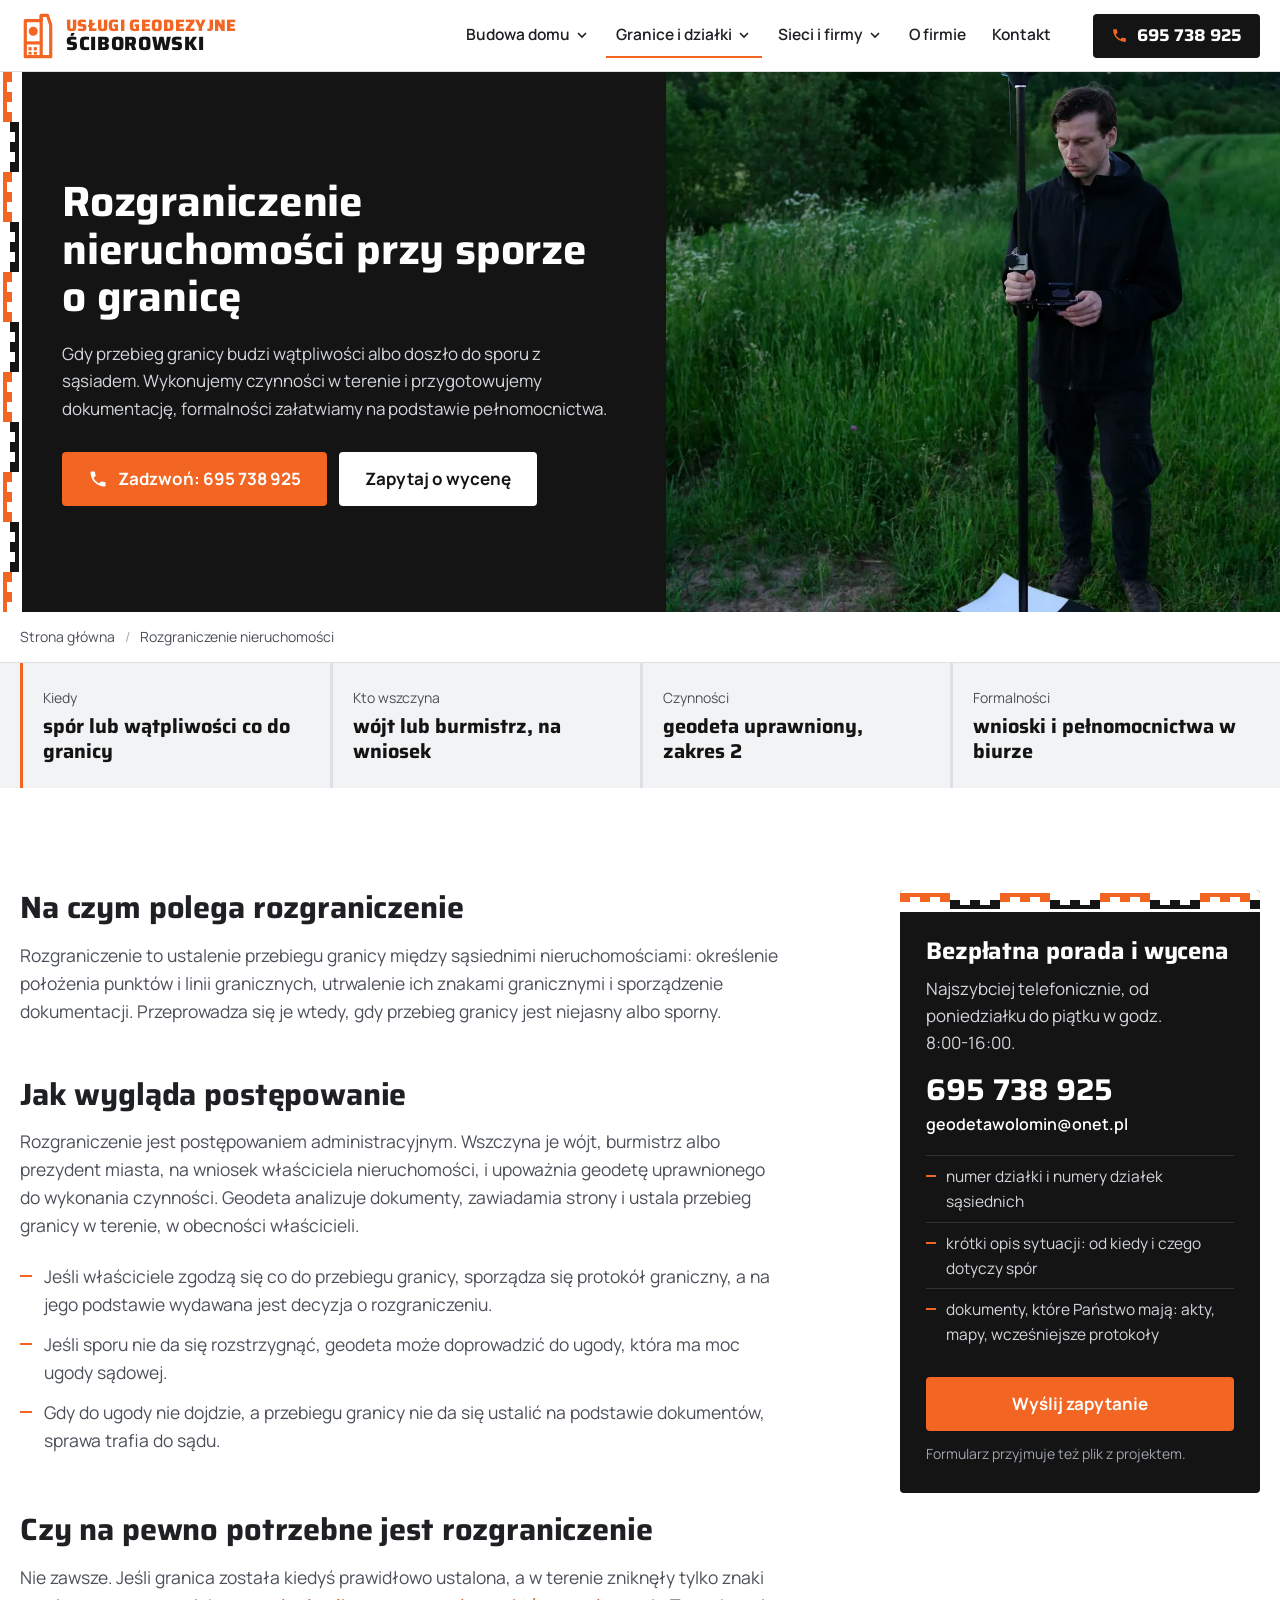
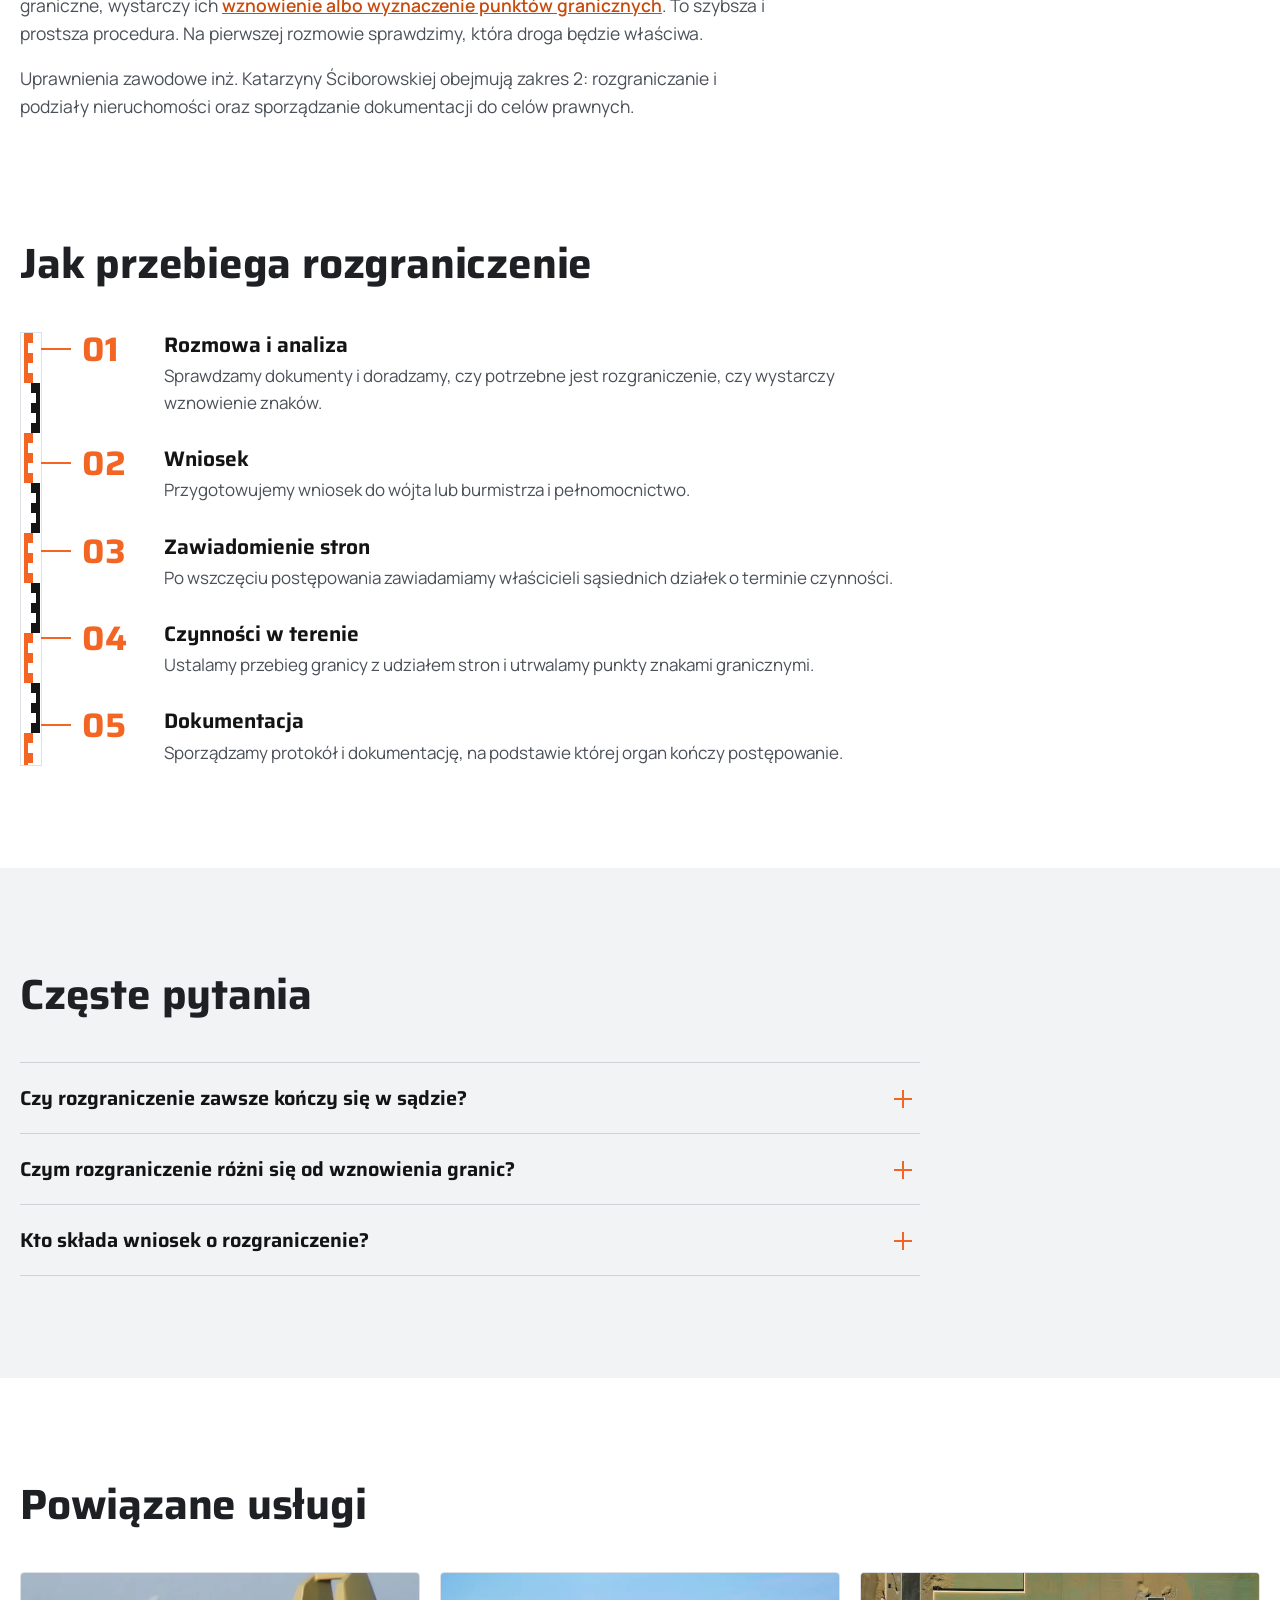
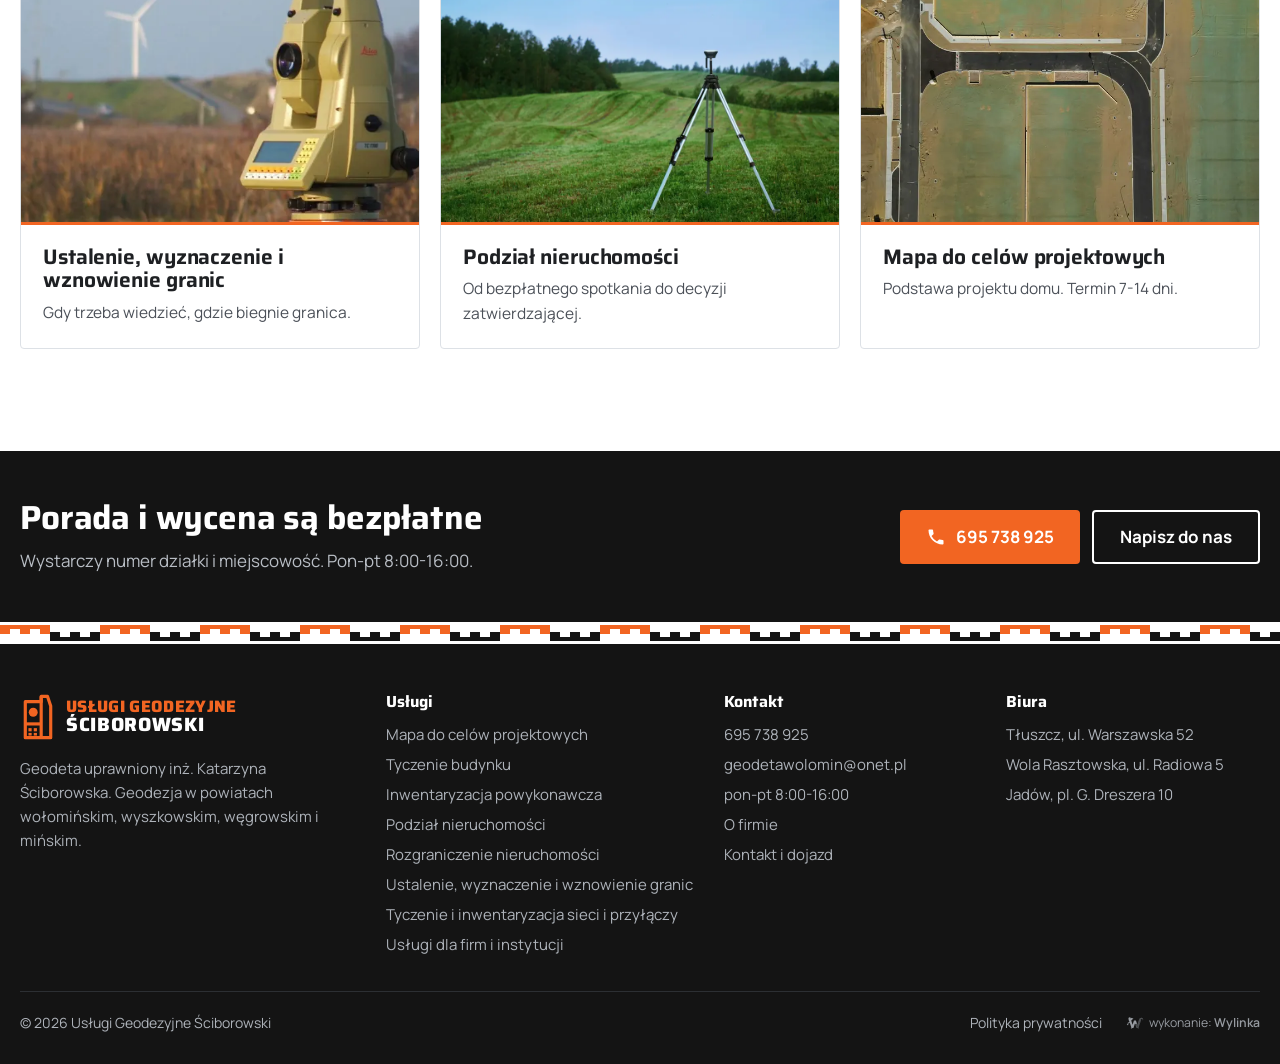
<file: rozgraniczenie-nieruchomosci.html>
<!doctype html>
<html lang="pl">
<head>
<meta charset="utf-8">
<meta name="viewport" content="width=device-width,initial-scale=1,viewport-fit=cover">
<meta name="robots" content="noindex, nofollow" data-podglad>
<title>Rozgraniczenie nieruchomości Wołomin, Tłuszcz, Jadów - geodeta uprawniony</title>
<meta name="description" content="Rozgraniczenie nieruchomości, gdy przebieg granicy jest niejasny albo sporny z sąsiadem. Geodeta uprawniony w zakresie rozgraniczeń i podziałów, wnioski i pełnomocnictwa w biurze.">
<link rel="canonical" href="https://geodeta-wolomin.com.pl/rozgraniczenie-nieruchomosci/">
<meta property="og:title" content="Rozgraniczenie nieruchomości Wołomin, Tłuszcz, Jadów - geodeta uprawniony">
<meta property="og:description" content="Rozgraniczenie nieruchomości, gdy przebieg granicy jest niejasny albo sporny z sąsiadem. Geodeta uprawniony w zakresie rozgraniczeń i podziałów, wnioski i pełnomocnictwa w biurze.">
<meta property="og:type" content="website">
<meta property="og:locale" content="pl_PL">
<meta name="theme-color" content="#F26522">
<link rel="icon" href="data:image/svg+xml,%3Csvg xmlns='http://www.w3.org/2000/svg' viewBox='0 0 32 32'%3E%3Crect width='32' height='32' rx='6' fill='%23F26522'/%3E%3Cpath d='M9 7h9v4h4v14H9z' fill='none' stroke='%23fff' stroke-width='2.4'/%3E%3Ccircle cx='14' cy='15' r='3' fill='%23fff'/%3E%3C/svg%3E">
<link rel="preload" href="fonts/saira-rdzen.woff2" as="font" type="font/woff2" crossorigin>
<link rel="preload" href="fonts/manrope-rdzen.woff2" as="font" type="font/woff2" crossorigin>
<link rel="preload" as="image" href="img/granice-1000.webp" imagesrcset="img/granice-600.webp 600w, img/granice-1000.webp 1000w" imagesizes="(min-width:901px) min(48vw,1000px), 100vw" fetchpriority="high">
<style>
@font-face{font-family:Saira;font-weight:100 900;font-display:swap;src:url(fonts/saira-rdzen.woff2) format("woff2");unicode-range:U+0020-007E,U+00A0,U+00A9,U+00AB,U+00B0,U+00B7,U+00BB,U+00D3,U+00D7,U+00F3,U+2013-2014,U+2018-2019,U+201C-201E,U+2022,U+2026,U+20AC}
@font-face{font-family:Saira;font-weight:100 900;font-display:swap;src:url(fonts/saira-pl.woff2) format("woff2");unicode-range:U+0104-0107,U+0118-0119,U+0141-0144,U+015A-015B,U+0179-017C}
@font-face{font-family:Manrope;font-weight:400 800;font-display:swap;src:url(fonts/manrope-rdzen.woff2) format("woff2");unicode-range:U+0020-007E,U+00A0,U+00A9,U+00AB,U+00B0,U+00B7,U+00BB,U+00D3,U+00D7,U+00F3,U+2013-2014,U+2018-2019,U+201C-201E,U+2022,U+2026,U+20AC}
@font-face{font-family:Manrope;font-weight:400 800;font-display:swap;src:url(fonts/manrope-pl.woff2) format("woff2");unicode-range:U+0104-0107,U+0118-0119,U+0141-0144,U+015A-015B,U+0179-017C}
:root{--or:#F26522;--or-d:#C84B0C;--cz:#141414;--tx:#1E2023;--tx2:#4B5058;--sz:#F1F3F5;--li:#DDE1E6;--hh:72px;--w:1240px;--bok:max(20px,calc((100vw - var(--w))/2 - 8px))}
*{box-sizing:border-box}
html{scroll-behavior:smooth;scroll-padding-top:calc(var(--hh) + 12px);-webkit-text-size-adjust:100%}
body{margin:0;background:#fff;color:var(--tx);font:400 17px/1.6 Manrope,"Segoe UI",Arial,sans-serif;overflow-x:hidden}
img{max-width:100%;height:auto;display:block}
a{color:inherit}
h1,h2,h3{font-family:Saira,"Arial Narrow",Arial,sans-serif;font-weight:700;line-height:1.12;margin:0;letter-spacing:-.005em}
h2{font-size:clamp(30px,3.3vw,46px)}
h3{font-size:22px;font-weight:650}
p{margin:0 0 1em}
.nw{white-space:nowrap}
.wrap{width:min(var(--w),100% - 40px);margin-inline:auto}
.btn{display:inline-flex;align-items:center;justify-content:center;gap:10px;min-height:54px;padding:0 26px;background:var(--or);color:#fff;font:700 17px/1 Manrope,Arial,sans-serif;text-decoration:none;border:0;border-radius:4px;cursor:pointer;transition:background .2s,color .2s,border-color .2s}
.btn:hover{background:var(--or-d)}
.btn svg{width:20px;height:20px;flex:none}
.btn.jasny{background:#fff;color:var(--cz)}
.btn.jasny:hover{background:#ffe9dc}
.btn.ramka{background:transparent;color:var(--cz);border:2px solid var(--cz)}
.btn.ramka:hover{background:var(--cz);color:#fff}
.btn.ramka-j{background:transparent;color:#fff;border:2px solid #fff}
.btn.ramka-j:hover{background:#fff;color:var(--cz)}
.przyciski{display:flex;flex-wrap:wrap;gap:12px}
/* lata niwelacyjna - motyw z logo i ikony strony */
.lata-v{background:#fff url("data:image/svg+xml,%3Csvg xmlns='http://www.w3.org/2000/svg' width='22' height='100'%3E%3Cg fill='%23F26522'%3E%3Crect x='3' y='0' width='9' height='10'/%3E%3Crect x='3' y='20' width='9' height='10'/%3E%3Crect x='3' y='40' width='9' height='10'/%3E%3Crect x='3' y='0' width='4' height='50'/%3E%3C/g%3E%3Cg fill='%23141414'%3E%3Crect x='10' y='50' width='9' height='10'/%3E%3Crect x='10' y='70' width='9' height='10'/%3E%3Crect x='10' y='90' width='9' height='10'/%3E%3Crect x='15' y='50' width='4' height='50'/%3E%3C/g%3E%3C/svg%3E") repeat-y 0 0/22px 100px}
.lata-h{background:#fff url("data:image/svg+xml,%3Csvg xmlns='http://www.w3.org/2000/svg' width='100' height='22'%3E%3Cg fill='%23F26522'%3E%3Crect y='3' x='0' height='9' width='10'/%3E%3Crect y='3' x='20' height='9' width='10'/%3E%3Crect y='3' x='40' height='9' width='10'/%3E%3Crect y='3' x='0' height='4' width='50'/%3E%3C/g%3E%3Cg fill='%23141414'%3E%3Crect y='10' x='50' height='9' width='10'/%3E%3Crect y='10' x='70' height='9' width='10'/%3E%3Crect y='10' x='90' height='9' width='10'/%3E%3Crect y='15' x='50' height='4' width='50'/%3E%3C/g%3E%3C/svg%3E") repeat-x 0 0/100px 22px}

/* naglowek */
.top{position:sticky;top:0;z-index:50;height:var(--hh);background:#fff;border-bottom:1px solid var(--li)}
.top .wrap{height:100%;display:flex;align-items:center;gap:24px}
.logo{display:flex;align-items:center;gap:10px;text-decoration:none;flex:none}
.logo svg{width:36px;height:49px;flex:none}
.logo span{font:800 16.5px/1.02 Saira,Arial,sans-serif;letter-spacing:.02em;color:var(--or);text-transform:uppercase}
.logo b{display:block;color:var(--cz);font-weight:800;font-size:19.2px;letter-spacing:.035em}
.menu{display:flex;align-items:center;gap:6px;margin-left:auto}
.menu .pm,.menu .rozw{display:inline-flex;align-items:center;gap:4px;text-decoration:none;font:600 15.5px/1 Manrope,Arial,sans-serif;color:var(--tx);padding:10px 10px;background:none;border:0;border-bottom:2px solid transparent;cursor:pointer;height:44px}
.menu .rozw svg{width:16px;height:16px;transition:transform .2s}
.menu .pm:hover,.menu .rozw:hover{color:var(--or-d)}
.menu .akt>.rozw,.menu .pm.akt{border-bottom-color:var(--or)}
.grupa{position:relative}
.pod-menu{position:absolute;top:calc(100% + 13px);left:-6px;min-width:300px;background:#fff;border:1px solid var(--li);border-top:3px solid var(--or);box-shadow:0 14px 30px rgba(20,20,20,.12);padding:8px 0;display:none}
.pod-menu::before{content:"";position:absolute;left:0;right:0;top:-17px;height:16px}
.pod-menu a{display:block;padding:11px 20px;text-decoration:none;font-weight:600;font-size:15.5px}
.pod-menu a:hover{background:var(--sz);color:var(--or-d)}
.pod-menu a[aria-current]{color:var(--or-d);box-shadow:inset 3px 0 0 var(--or)}
.grupa:hover .pod-menu,.grupa:focus-within .pod-menu,.grupa.otw .pod-menu{display:block}
.grupa:hover .rozw svg,.grupa.otw .rozw svg{transform:rotate(180deg)}
.top .tel{display:inline-flex;align-items:center;gap:9px;text-decoration:none;font:700 17px/1 Saira,Arial,sans-serif;color:#fff;background:var(--cz);padding:0 18px;height:44px;border-radius:4px;white-space:nowrap;margin-left:8px}
.top .tel svg{width:17px;height:17px;color:var(--or)}
.hb{display:none;width:46px;height:46px;border:0;background:none;padding:11px;cursor:pointer;margin-right:-11px}
.hb i{display:block;height:2px;background:var(--cz);margin:5px 0;transition:transform .25s,opacity .2s}
.hb[aria-expanded=true] i:nth-child(1){transform:translateY(7px) rotate(45deg)}
.hb[aria-expanded=true] i:nth-child(2){opacity:0}
.hb[aria-expanded=true] i:nth-child(3){transform:translateY(-7px) rotate(-45deg)}

/* pierwszy ekran strony glownej */
.hero{position:relative;min-height:calc(100svh - var(--hh));display:flex;align-items:center;color:#fff;overflow:hidden;background:#4f6f86;padding:0}
.hero picture,.hero picture img{position:absolute;inset:0;width:100%;height:100%}
.hero picture img{object-fit:cover;object-position:50% 50%}
.hero::after{content:"";position:absolute;inset:0;background:linear-gradient(90deg,rgba(12,16,14,.80) 0%,rgba(12,16,14,.62) 34%,rgba(12,16,14,.18) 58%,rgba(12,16,14,0) 72%)}
.hero .lata-v{position:absolute;left:0;top:0;bottom:0;width:22px;z-index:2}
.hero-in{position:relative;z-index:3;padding:56px 0 64px}
.hero h1{font-size:clamp(38px,3.9vw,60px);max-width:13.5em;font-weight:700}
.hero .lead{font-size:clamp(17px,1.25vw,20px);max-width:34em;margin:22px 0 32px;color:#EEF1EE}
.hero .pod{margin:16px 0 0;font-size:15px;color:#DCE2DD}

/* pierwszy ekran podstron: ciemny blok z lata + zdjecie do krawedzi */
.ph{display:grid;grid-template-columns:minmax(0,1fr) minmax(0,min(48vw,1000px));background:var(--cz);color:#fff;min-height:min(540px,calc(100svh - var(--hh)))}
.ph-txt{position:relative;padding:64px clamp(28px,4vw,64px) 64px max(62px,var(--bok));display:flex;flex-direction:column;justify-content:center}
.ph-txt .lata-v{position:absolute;left:0;top:0;bottom:0;width:22px}
.ph h1{font-size:clamp(34px,3.3vw,52px);max-width:15em}
.ph .lead{font-size:clamp(17px,1.2vw,19.5px);color:#D3D7DC;max-width:36em;margin:20px 0 30px}
.ph-img{position:relative;overflow:hidden;background:#2a2c30}
.ph-img img{position:absolute;inset:0;width:100%;height:100%;object-fit:cover}
.ph.ram{grid-template-columns:minmax(0,1fr) auto}
.ph.ram .ph-img{background:#1f2124;display:flex;align-items:center;padding:40px max(40px,calc(var(--bok) - 20px)) 40px 40px}
.ph.ram .ph-img img{position:static;width:auto;height:auto;max-height:460px;max-width:360px;border-radius:2px}
.okruszki{border-bottom:1px solid var(--li);font-size:14px;color:var(--tx2)}
.okruszki ol{list-style:none;margin:0 auto;padding:14px 0;display:flex;flex-wrap:wrap;gap:4px 10px}
.okruszki li+li::before{content:"/";margin-right:10px;color:#A5ABB3}
.okruszki a{text-decoration:none}
.okruszki a:hover{color:var(--or-d)}

/* fakty pod pierwszym ekranem */
.pas-fakty{background:var(--sz);padding:0}
.pas-fakty dl{margin:0 auto;display:grid;grid-template-columns:repeat(auto-fit,minmax(200px,1fr));gap:0}
.pas-fakty div{padding:24px 24px 24px 20px;border-left:3px solid var(--or)}
.pas-fakty div+div{border-left-color:var(--li)}
.pas-fakty dt{font-size:14px;color:var(--tx2)}
.pas-fakty dd{margin:4px 0 0;font:700 20px/1.25 Saira,Arial,sans-serif;color:var(--cz)}

/* sekcje */
section{padding:clamp(64px,8vw,112px) 0}
.szary{background:var(--sz)}
section.bez-gory{padding-top:0}
.wstep{max-width:760px;margin-bottom:44px}
.wstep p{color:var(--tx2);font-size:18px;margin-top:16px}

/* tresc podstrony */
.tresc{display:grid;grid-template-columns:minmax(0,1fr) 360px;gap:clamp(32px,6vw,88px);align-items:start}
.art{max-width:760px}
.art h2{font-size:clamp(26px,2.4vw,34px);margin:52px 0 16px}
.art h2:first-child{margin-top:0}
.art h3{margin:28px 0 10px}
.art p,.art li{color:var(--tx2);font-size:17.5px}
.art ul{padding:0;margin:0 0 1.2em;list-style:none}
.art ul li{position:relative;padding:6px 0 6px 24px}
.art ul li::before{content:"";position:absolute;left:0;top:19px;width:12px;height:2px;background:var(--or)}
.art strong{color:var(--tx)}
.art figure{margin:32px 0;border:1px solid var(--li);border-radius:4px;padding:14px;background:#fff;max-width:620px}
.art figure img{margin-inline:auto}
.art figcaption{font-size:14px;color:var(--tx2);margin-top:10px}
.art a{color:var(--or-d);font-weight:600}
.trzy{display:grid;grid-template-columns:repeat(3,minmax(0,1fr));gap:16px;margin:8px 0 12px}
.trzy div{border-top:3px solid var(--or);background:var(--sz);padding:18px 18px 6px}
.trzy h3{margin:0 0 8px;font-size:20px}
.trzy p{font-size:16px}
.bok{position:sticky;top:calc(var(--hh) + 24px);background:var(--cz);color:#D3D7DC;border-radius:4px;overflow:hidden}
.bok .lata-h{height:22px}
.bok-in{padding:26px 26px 28px}
.bok h2{font-size:24px;color:#fff;margin-bottom:10px}
.bok .duzy{display:block;font:700 30px/1.1 Saira,Arial,sans-serif;color:#fff;text-decoration:none;margin:16px 0 4px}
.bok .duzy:hover{color:var(--or)}
.bok .mail{color:#fff;font-weight:600;text-decoration:none;font-size:16px;word-break:break-all}
.bok ul{list-style:none;margin:18px 0 22px;padding:0;font-size:15.5px}
.bok li{padding:8px 0 8px 20px;border-top:1px solid #2f3236;position:relative}
.bok li::before{content:"";position:absolute;left:0;top:19px;width:10px;height:2px;background:var(--or)}
.bok .btn{width:100%}
.bok small{display:block;margin-top:12px;font-size:14px;color:#9EA4AB}

/* kroki na lacie */
.kroki{position:relative;list-style:none;margin:0;padding:0 0 0 62px;counter-reset:k;display:grid;gap:30px;max-width:900px}
.kroki .lata-v{position:absolute;left:0;top:0;bottom:0;width:22px;border:1px solid var(--li)}
.kroki li{position:relative;counter-increment:k;display:grid;grid-template-columns:64px minmax(0,1fr);gap:4px 18px}
.kroki li::before{content:counter(k,decimal-leading-zero);font:700 34px/1 Saira,Arial,sans-serif;color:var(--or)}
.kroki li::after{content:"";position:absolute;left:-41px;top:16px;width:30px;height:2px;background:var(--or)}
.kroki b{display:block;font:650 21px/1.25 Saira,Arial,sans-serif;color:var(--cz);margin-bottom:4px}
.kroki span{color:var(--tx2)}

/* pytania */
.faq{max-width:900px}
.faq details{border-bottom:1px solid #CDD2D8;background:none}
.faq details:first-of-type{border-top:1px solid #CDD2D8}
.faq summary{list-style:none;cursor:pointer;padding:22px 52px 22px 0;position:relative;font:650 20px/1.3 Saira,Arial,sans-serif;color:var(--cz)}
.faq summary::-webkit-details-marker{display:none}
.faq summary::before,.faq summary::after{content:"";position:absolute;right:8px;top:50%;width:18px;height:2px;background:var(--or);transition:transform .2s}
.faq summary::after{transform:rotate(90deg)}
.faq details[open] summary::after{transform:rotate(0)}
.faq details p{color:var(--tx2);margin:0 0 22px;max-width:46em}

/* powiazane uslugi */
.karty{display:grid;grid-template-columns:repeat(3,minmax(0,1fr));gap:20px}
.karta{display:flex;flex-direction:column;text-decoration:none;background:#fff;border:1px solid var(--li);border-radius:4px;overflow:hidden;transition:border-color .2s,transform .2s}
.karta:hover{border-color:var(--or);transform:translateY(-2px)}
.karta figure{margin:0;aspect-ratio:16/10;overflow:hidden;background:var(--li)}
.karta figure img{width:100%;height:100%;object-fit:cover}
.karta div{padding:20px 22px 22px;border-top:3px solid var(--or)}
.karta h3{font-size:21px;margin-bottom:8px}
.karta p{color:var(--tx2);font-size:15.5px;margin:0}

/* pas z telefonem */
.pas-cta{background:var(--cz);color:#fff;padding:0}
.pas-cta .wrap{display:flex;flex-wrap:wrap;align-items:center;justify-content:space-between;gap:24px;padding:48px 0}
.pas-cta h2{font-size:clamp(26px,2.6vw,38px)}
.pas-cta p{color:#B9BEC5;margin:10px 0 0}

/* budowa - trzy pomiary na lacie (strona glowna) */
.etapy{position:relative;display:grid;gap:56px;padding-left:62px}
.etapy .lata-v{position:absolute;left:0;top:0;bottom:0;width:22px;border:1px solid var(--li)}
.etap{position:relative;display:grid;grid-template-columns:minmax(0,1.05fr) minmax(0,1fr);gap:clamp(24px,4vw,56px);align-items:center}
.etap::before{content:"";position:absolute;left:-41px;top:50%;width:30px;height:2px;background:var(--or)}
.etap figure{margin:0;aspect-ratio:4/3;overflow:hidden;border-radius:4px;background:var(--li)}
.etap figure img{width:100%;height:100%;object-fit:cover;transition:transform .4s}
.etap figure a:hover img{transform:scale(1.03)}
.etap .kiedy{font-weight:700;color:var(--or-d);font-size:15px;margin:0 0 8px}
.etap h3{font-size:clamp(24px,2.2vw,30px);margin-bottom:14px}
.etap h3 a{text-decoration:none}
.etap h3 a:hover{color:var(--or-d)}
.etap p{color:var(--tx2)}
.fakty{display:flex;flex-wrap:wrap;gap:8px 28px;margin:18px 0 22px;padding:16px 0 0;border-top:1px solid var(--li);font-size:15.5px}
.fakty div{min-width:0}
.fakty dt{color:var(--tx2);font-size:13.5px}
.fakty dd{margin:0;font-weight:700}
.btn.maly{min-height:46px;font-size:15.5px;padding:0 20px}

/* granice - ciemna sekcja */
.ciemna{background:var(--cz);color:#E9EBEE}
.ciemna .wstep p{color:#B9BEC5}
.gr{display:grid;grid-template-columns:minmax(0,1fr) minmax(0,1.25fr);gap:clamp(28px,5vw,72px);align-items:start}
.gr figure{margin:0;border-radius:4px;overflow:hidden}
.gr figure img{width:100%;aspect-ratio:3/4;object-fit:cover;object-position:50% 40%}
.lista{list-style:none;margin:0;padding:0;border-top:1px solid #33363b}
.lista li{border-bottom:1px solid #33363b}
.lista a{padding:22px 40px 22px 0;display:grid;grid-template-columns:minmax(0,15em) minmax(0,1fr);gap:8px 28px;text-decoration:none;position:relative}
.lista a::after{content:"";position:absolute;right:6px;top:50%;width:10px;height:10px;border-top:2px solid var(--or);border-right:2px solid var(--or);transform:translateY(-50%) rotate(45deg);transition:right .2s}
.lista a:hover::after{right:0}
.lista a:hover b{color:var(--or)}
.lista b{font:650 21px/1.25 Saira,Arial,sans-serif;color:#fff;transition:color .2s}
.lista span{color:#B9BEC5}
.lista b::before{content:"";display:inline-block;width:10px;height:10px;background:var(--or);margin-right:12px;vertical-align:2px}

/* firmy */
.firmy{display:grid;grid-template-columns:minmax(0,1fr) minmax(0,1fr);gap:clamp(28px,5vw,72px);align-items:center}
.firmy ul{margin:0 0 28px;padding:0;list-style:none;columns:2;column-gap:28px}
.firmy li{break-inside:avoid;padding:12px 0 12px 22px;position:relative;border-bottom:1px solid var(--li);font-weight:600}
.firmy li::before{content:"";position:absolute;left:0;top:21px;width:10px;height:2px;background:var(--or)}
.firmy figure{margin:0;border-radius:4px;overflow:hidden}
.firmy figure img{width:100%;aspect-ratio:4/3;object-fit:cover;object-position:50% 60%}

/* o nas */
.onas{display:grid;grid-template-columns:minmax(0,.8fr) minmax(0,1.2fr);gap:clamp(28px,5vw,72px);align-items:center}
.onas figure{margin:0;max-width:440px}
.onas figure img{width:100%;height:auto;border-radius:4px}
.onas figcaption{font-size:14px;color:var(--tx2);margin-top:10px}
.osoby{display:grid;grid-template-columns:1fr 1fr;gap:24px;margin:28px 0}
.osoby div{border-top:3px solid var(--or);padding-top:14px}
.osoby b{display:block;font:700 19px/1.25 Saira,Arial,sans-serif}
.osoby span{color:var(--tx2);font-size:15.5px}

/* galeria biur */
.galeria{position:relative;margin-bottom:40px}
.tor{display:flex;gap:14px;overflow-x:auto;scroll-snap-type:x mandatory;scrollbar-width:none;cursor:grab;-webkit-overflow-scrolling:touch}
.tor::-webkit-scrollbar{display:none}
.tor.ciag{cursor:grabbing;scroll-snap-type:none}
.tor figure{margin:0;flex:none;scroll-snap-align:start}
.tor img{height:clamp(260px,32vw,420px);width:auto;border-radius:4px;user-select:none;-webkit-user-drag:none}
.tor figcaption{font-size:14px;color:var(--tx2);margin-top:8px}
.strz{display:flex;gap:10px;justify-content:flex-end;margin-top:14px}
.strz button{width:46px;height:46px;border:1px solid var(--li);background:#fff;border-radius:4px;cursor:pointer;display:grid;place-items:center}
.strz button:hover{border-color:var(--or)}
.strz svg{width:20px;height:20px}
.adresy{display:grid;grid-template-columns:repeat(3,minmax(0,1fr));gap:20px}
.adres{background:#fff;border:1px solid var(--li);border-radius:4px;padding:24px;display:flex;flex-direction:column}
.adres h3{font-size:21px;margin-bottom:6px}
.adres p{color:var(--tx2);margin:0 0 16px}
.adres a{margin-top:auto;font-weight:700;color:var(--or-d);text-decoration:none}
.adres a:hover{text-decoration:underline}
.godz{margin-top:22px;color:var(--tx2)}

/* biura z mapami (kontakt) */
.biura{display:grid;gap:28px}
.biuro{display:grid;grid-template-columns:minmax(0,.8fr) minmax(0,1.2fr);border:1px solid var(--li);border-radius:4px;overflow:hidden;background:#fff}
.biuro-txt{padding:28px;border-left:4px solid var(--or)}
.biuro-txt h3{font-size:clamp(24px,2vw,28px);margin-bottom:10px}
.biuro-txt p{color:var(--tx2);margin:0 0 14px}
.biuro iframe{display:block;width:100%;height:100%;min-height:320px;border:0;background:var(--li)}

/* kontakt */
.kont{display:grid;grid-template-columns:minmax(0,.9fr) minmax(0,1.1fr);gap:clamp(28px,5vw,72px);align-items:start}
.kont .duzy{display:block;font:700 clamp(30px,3vw,40px)/1.1 Saira,Arial,sans-serif;color:var(--cz);text-decoration:none;margin:22px 0 6px}
.kont .duzy:hover{color:var(--or-d)}
.kont .mail{font-weight:700;font-size:18px;text-decoration:none;color:var(--or-d)}
.kont ul{padding:0;margin:26px 0 0;list-style:none;color:var(--tx2)}
.kont li{padding:10px 0;border-top:1px solid var(--li)}
form{background:#fff;border:1px solid var(--li);border-radius:4px;padding:clamp(20px,3vw,34px);display:grid;grid-template-columns:1fr 1fr;gap:16px}
label{display:grid;gap:6px;font-size:14.5px;font-weight:600;min-width:0}
label.cala{grid-column:1/-1}
input,select,textarea{font:inherit;font-size:16px;width:100%;padding:12px 14px;border:1px solid #C9CED5;border-radius:4px;background:#fff;color:var(--tx);min-width:0}
input:focus,select:focus,textarea:focus{outline:2px solid var(--or);outline-offset:0;border-color:var(--or)}
textarea{min-height:110px;resize:vertical}
input[type=file]{padding:9px;font-size:14.5px}
form .btn{grid-column:1/-1;width:100%}
.zgoda{grid-column:1/-1;display:flex;gap:10px;align-items:flex-start;font-weight:400;font-size:14px;color:var(--tx2)}
.zgoda input{width:20px;height:20px;flex:none;margin-top:2px;accent-color:var(--or)}
.zgoda a{color:var(--or-d)}
.info{grid-column:1/-1;margin:0;font-size:14px;color:var(--tx2);min-height:1.4em}

/* polityka */
.prawne{max-width:820px}
.prawne h2{font-size:26px;margin:40px 0 12px}
.prawne p,.prawne li{color:var(--tx2)}

/* stopka */
.stopka{background:var(--cz);color:#AEB3BA;font-size:15px}
.stopka .lata-h{height:22px}
.stopka .wrap{display:grid;grid-template-columns:1.2fr 1.1fr .9fr .9fr;gap:28px;padding:48px 0 30px}
.stopka h4{font:700 16px/1.2 Saira,Arial,sans-serif;color:#fff;margin:0 0 12px}
.stopka p{margin:0 0 6px}
.stopka a{text-decoration:none}
.stopka a:hover{color:#fff}
.stopka .logo span{color:var(--or)}
.stopka .logo b{color:#fff}
.stopka .dol{grid-column:1/-1;display:flex;flex-wrap:wrap;align-items:center;justify-content:space-between;gap:12px 24px;border-top:1px solid #2c2f33;padding-top:20px;font-size:14px}
.stopka .dol span{margin-right:auto}
.wylinka-badge{display:inline-flex;align-items:center;gap:.4em;color:inherit;text-decoration:none;font-size:.875em;line-height:1;opacity:.85}
.wylinka-badge:hover,.wylinka-badge:focus-visible{opacity:1}
.wylinka-badge:focus-visible{outline:2px solid currentColor;outline-offset:3px;border-radius:2px}
.wylinka-badge svg{width:18px;height:18px;flex:none;overflow:visible}
.wylinka-badge b{font-weight:600}
.wylinka-badge .wy-old{opacity:.45;transform-origin:40px 30px;transition:transform .32s cubic-bezier(.3,.7,.4,1),opacity .32s ease-out}
.wylinka-badge .wy-pod{opacity:0;transition:opacity .2s ease-out .08s}
.wylinka-badge:hover .wy-old,.wylinka-badge:focus-visible .wy-old{transform:translate(9px,7px) rotate(9deg);opacity:0}
.wylinka-badge:hover .wy-pod,.wylinka-badge:focus-visible .wy-pod{opacity:1}
@media (prefers-reduced-motion:reduce){.wylinka-badge .wy-old,.wylinka-badge .wy-pod{transition:none}.wylinka-badge:hover .wy-old,.wylinka-badge:focus-visible .wy-old{transform:none;opacity:.45}.wylinka-badge:hover .wy-pod,.wylinka-badge:focus-visible .wy-pod{opacity:0}}

/* pasek na telefonie */
.mob{display:none}

@media (max-width:1180px){
 .menu .pm,.menu .rozw{font-size:15px;padding:10px 7px}
 .top .tel span{display:none}.top .tel{padding:0 13px}
}
@media (max-width:980px){
 .menu{position:fixed;top:var(--hh);left:0;right:0;bottom:0;background:#fff;flex-direction:column;align-items:stretch;gap:0;padding:8px 20px 40px;transform:translateX(100%);transition:transform .28s;overflow:auto}
 .menu.otw{transform:none}
 .menu .pm{font:650 22px/1.3 Saira,Arial,sans-serif;padding:16px 0;height:auto;border-bottom:1px solid var(--li)}
 .menu .pm.akt{color:var(--or-d);border-bottom-color:var(--li)}
 .grupa{border-bottom:1px solid var(--li);padding:14px 0 10px}
 .menu .rozw{font:650 14px/1.3 Manrope,Arial,sans-serif;color:var(--tx2);padding:0;height:auto;border:0;cursor:default;pointer-events:none}
 .menu .rozw svg{display:none}
 .pod-menu{display:block;position:static;box-shadow:none;border:0;padding:4px 0 0;min-width:0}
 .pod-menu::before{display:none}
 .pod-menu a{font:650 20px/1.3 Saira,Arial,sans-serif;padding:9px 0}
 .pod-menu a[aria-current]{box-shadow:none;padding-left:14px;border-left:3px solid var(--or)}
 .hb{display:block}
 .top .tel{margin-left:auto;height:42px}
 .tresc{grid-template-columns:minmax(0,1fr)}
 .bok{position:static;max-width:560px}
 .karty{grid-template-columns:minmax(0,1fr) minmax(0,1fr)}
 .biuro{grid-template-columns:minmax(0,1fr)}
 .biuro iframe{height:300px;min-height:0}
}
@media (max-width:900px){
 .etap,.gr,.firmy,.onas,.kont{grid-template-columns:minmax(0,1fr)}
 .gr figure img{aspect-ratio:16/10}
 .adresy{grid-template-columns:minmax(0,1fr)}
 .stopka .wrap{grid-template-columns:1fr 1fr}
 .stopka .st-firma{grid-column:1/-1}
 .ph{grid-template-columns:minmax(0,1fr);min-height:0}
 .ph-img{order:-1;aspect-ratio:16/8;max-height:34svh;width:100%}
 .ph.ram{grid-template-columns:minmax(0,1fr)}
 .ph.ram .ph-img{padding:0;display:block}
 .ph.ram .ph-img img{position:absolute;inset:0;width:100%;height:100%;max-width:none;max-height:none;object-fit:cover;border-radius:0}
 .ph-txt{padding:40px 20px 44px 62px}
 .trzy{grid-template-columns:minmax(0,1fr)}
}
@media (max-width:760px){
 :root{--hh:62px}
 body{font-size:16.5px}
 .wrap{width:calc(100% - 32px)}
 .logo svg{width:28px;height:38px}
 .logo span{font-size:12.6px}.logo b{font-size:14.6px}
 .top .tel{width:42px;padding:0;justify-content:center}
 .hero{flex-direction:column;align-items:stretch;background:var(--cz)}
 .hero picture{position:relative;inset:auto;flex:1 1 auto;min-height:180px;height:auto;width:100%}
 .hero picture img{object-position:68% 60%}
 .hero picture::after{content:"";position:absolute;left:0;right:0;bottom:0;height:40%;background:linear-gradient(180deg,rgba(20,20,20,0),rgba(20,20,20,.85))}
 .hero::after{display:none}
 .hero .lata-v{display:none}
 .hero-in{padding:22px 0 26px;margin-top:-1px}
 .hero h1{font-size:clamp(29px,min(8.2vw,5.1svh),40px)}
 .hero .lead{font-size:clamp(15.5px,min(4.2vw,2.5svh),17px);margin:14px 0 24px;line-height:1.5}
 .hero .btn{width:100%}
 .hero .pod{font-size:14px;margin-top:12px}
 .ph-img{aspect-ratio:16/9;max-height:30svh}
 .ph-img img{object-position:50% 25%}
 .ph-txt{padding:24px 16px 28px}
 .ph-txt .lata-v{display:none}
 .ph h1{font-size:clamp(26px,min(7.4vw,4.6svh),34px)}
 .ph .lead{font-size:clamp(15.5px,min(4.1vw,2.5svh),17px);margin:12px 0 24px;line-height:1.5}
 .ph .przyciski{display:grid;grid-template-columns:1fr 1fr;gap:10px}
 .ph .btn{min-height:50px;padding:0 10px;font-size:15.5px}
 .ph .nr{display:none}
 .pas-fakty dl{grid-template-columns:1fr 1fr}
 .pas-fakty div{padding:16px 12px 16px 14px;border-left:3px solid var(--or)!important;border-bottom:1px solid var(--li)}
 .pas-fakty dd{font-size:17px}
 .art h2{margin-top:40px}
 .art p,.art li{font-size:16.5px}
 .kroki{padding-left:36px;gap:24px}
 .kroki .lata-v{width:16px;background-size:16px 72px}
 .kroki li{grid-template-columns:minmax(0,1fr)}
 .kroki li::before{font-size:26px}
 .kroki li::after{left:-22px;top:12px;width:16px}
 .faq summary{font-size:18px}
 .karty{grid-template-columns:minmax(0,1fr)}
 .karta{flex-direction:row}
 .karta figure{flex:0 0 38%;aspect-ratio:auto;position:relative;min-height:112px}
 .karta figure img{position:absolute;inset:0}
 .karta div{border-top:0;border-left:3px solid var(--or);padding:14px 14px 16px}
 .karta h3{font-size:18.5px}
 .karta p{font-size:14.5px}
 .pas-cta .btn{width:100%}
 .etapy{padding-left:36px;gap:44px}
 .etapy .lata-v{width:16px;background-size:16px 72px}
 .etap::before{left:-22px;top:28px;width:16px}
 .lista a{grid-template-columns:minmax(0,1fr);gap:6px}
 .onas figure{max-width:240px}
 .gr figure img{aspect-ratio:4/3}
 .firmy ul{columns:1}
 .osoby{grid-template-columns:minmax(0,1fr)}
 form{grid-template-columns:minmax(0,1fr)}
 .biuro-txt{padding:22px 20px}
 .stopka .wrap{gap:22px 18px;padding-top:36px}
 .stopka .st-uslugi{grid-column:1/-1}
 .mob{display:grid;grid-template-columns:1fr 1fr;position:fixed;left:0;right:0;bottom:0;z-index:40;background:#fff;border-top:1px solid var(--li);padding:8px 10px calc(8px + env(safe-area-inset-bottom));gap:8px;transform:translateY(110%);transition:transform .25s}
 .mob.widac{transform:none}
 .mob .btn{min-height:48px;padding:0 10px;font-size:15.5px}
 .mob .btn.cz{background:var(--cz)}
 .stopka{padding-bottom:70px}
}
@media (min-width:761px) and (max-height:760px){
 .hero h1{font-size:clamp(34px,3.4vw,50px)}
 .hero .lead{margin:16px 0 24px}
 .hero-in{padding:36px 0 40px}
}
@media (prefers-reduced-motion:reduce){*{transition:none!important;scroll-behavior:auto!important}}

</style>
<script type="application/ld+json">{"@context": "https://schema.org", "@type": "Service", "name": "Rozgraniczenie nieruchomości", "serviceType": "Rozgraniczenie nieruchomości", "description": "Rozgraniczenie nieruchomości, gdy przebieg granicy jest niejasny albo sporny z sąsiadem. Geodeta uprawniony w zakresie rozgraniczeń i podziałów, wnioski i pełnomocnictwa w biurze.", "provider": {"@id": "https://geodeta-wolomin.com.pl/#firma"}, "areaServed": ["powiat wołomiński", "powiat wyszkowski", "powiat węgrowski", "powiat miński"], "url": "https://geodeta-wolomin.com.pl/rozgraniczenie-nieruchomosci/"}</script><script type="application/ld+json">{"@context": "https://schema.org", "@type": "BreadcrumbList", "itemListElement": [{"@type": "ListItem", "position": 1, "name": "Strona główna", "item": "https://geodeta-wolomin.com.pl/"}, {"@type": "ListItem", "position": 2, "name": "Rozgraniczenie nieruchomości", "item": "https://geodeta-wolomin.com.pl/rozgraniczenie-nieruchomosci/"}]}</script><script type="application/ld+json">{"@context": "https://schema.org", "@type": "FAQPage", "mainEntity": [{"@type": "Question", "name": "Czy rozgraniczenie zawsze kończy się w sądzie?", "acceptedAnswer": {"@type": "Answer", "text": "Nie. Jeśli strony zgodzą się co do granicy albo zawrą ugodę przed geodetą, sprawa kończy się w urzędzie. Do sądu trafia tylko wtedy, gdy porozumienia nie ma, a granicy nie da się ustalić na podstawie dokumentów."}}, {"@type": "Question", "name": "Czym rozgraniczenie różni się od wznowienia granic?", "acceptedAnswer": {"@type": "Answer", "text": "Rozgraniczenie ustala granicę, która jest niejasna albo sporna. Wznowienie odtwarza znaki granicy, która została już wcześniej prawidłowo ustalona."}}, {"@type": "Question", "name": "Kto składa wniosek o rozgraniczenie?", "acceptedAnswer": {"@type": "Answer", "text": "Właściciel nieruchomości, a w jego imieniu możemy działać na podstawie pełnomocnictwa."}}]}</script>
</head>
<body class="">
<svg width="0" height="0" style="position:absolute" aria-hidden="true">
 <symbol id="instr" viewBox="0 0 34 46"><g fill="none" stroke="currentColor" stroke-width="3" stroke-linejoin="round"><path d="M5 9h15V4h6l3 9v30H5z"/><path d="M20 4v39"/><path d="M5 30h15"/></g><circle cx="12.5" cy="19" r="4.2" fill="currentColor"/><g fill="currentColor"><rect x="8" y="34" width="3" height="3"/><rect x="13" y="34" width="3" height="3"/><rect x="8" y="38.5" width="3" height="2.5"/><rect x="13" y="38.5" width="3" height="2.5"/></g></symbol>
 <symbol id="tel" viewBox="0 0 24 24"><path fill="currentColor" d="M6.6 10.8a15.1 15.1 0 0 0 6.6 6.6l2.2-2.2c.3-.3.7-.4 1-.2 1.1.4 2.3.6 3.6.6.6 0 1 .4 1 1V20c0 .6-.4 1-1 1C10.6 21 3 13.4 3 4c0-.6.4-1 1-1h3.5c.6 0 1 .4 1 1 0 1.3.2 2.5.6 3.6.1.3 0 .7-.2 1z"/></symbol>
 <symbol id="str" viewBox="0 0 24 24"><path d="M9 5l7 7-7 7" fill="none" stroke="currentColor" stroke-width="2.4"/></symbol>
 <symbol id="dol" viewBox="0 0 24 24"><path d="M6 9l6 6 6-6" fill="none" stroke="currentColor" stroke-width="2.4"/></symbol>
</svg>

<header class="top">
 <div class="wrap">
  <a class="logo" href="./" aria-label="Usługi Geodezyjne Ściborowski - strona główna"><svg style="color:#F26522"><use href="#instr"/></svg><span>Usługi geodezyjne<b>Ściborowski</b></span></a>
  <nav class="menu" id="menu" aria-label="Menu"><div class="grupa"><button type="button" class="rozw" aria-expanded="false">Budowa domu<svg><use href="#dol"/></svg></button><div class="pod-menu"><a href="mapa-do-celow-projektowych">Mapa do celów projektowych</a><a href="tyczenie-budynku">Tyczenie budynku</a><a href="inwentaryzacja-powykonawcza">Inwentaryzacja powykonawcza</a></div></div><div class="grupa akt"><button type="button" class="rozw" aria-expanded="false">Granice i działki<svg><use href="#dol"/></svg></button><div class="pod-menu"><a href="podzial-nieruchomosci">Podział nieruchomości</a><a href="rozgraniczenie-nieruchomosci" aria-current="page">Rozgraniczenie nieruchomości</a><a href="ustalenie-wznowienie-granic">Ustalenie, wyznaczenie i wznowienie granic</a></div></div><div class="grupa"><button type="button" class="rozw" aria-expanded="false">Sieci i firmy<svg><use href="#dol"/></svg></button><div class="pod-menu"><a href="tyczenie-inwentaryzacja-sieci">Tyczenie i inwentaryzacja sieci i przyłączy</a><a href="dla-firm-i-instytucji">Usługi dla firm i instytucji</a></div></div><a class="pm" href="o-firmie">O firmie</a><a class="pm" href="kontakt">Kontakt</a></nav>
  <a class="tel" href="tel:+48695738925" aria-label="Zadzwoń: 695 738 925"><svg><use href="#tel"/></svg><span>695 738 925</span></a>
  <button class="hb" type="button" aria-label="Menu" aria-controls="menu" aria-expanded="false"><i></i><i></i><i></i></button>
 </div>
</header>

<main>
<section class="ph" style="padding:0">
 <div class="ph-txt">
  <div class="lata-v" aria-hidden="true"></div>
  <h1>Rozgraniczenie nieruchomości przy sporze o granicę</h1>
  <p class="lead">Gdy przebieg granicy budzi wątpliwości albo doszło do sporu z sąsiadem. Wykonujemy czynności w terenie i przygotowujemy dokumentację, formalności załatwiamy na podstawie pełnomocnictwa.</p>
  <div class="przyciski"><a class="btn" href="tel:+48695738925" id="cta"><svg><use href="#tel"/></svg><span>Zadzwoń<span class="nr">: 695 738 925</span></span></a><a class="btn jasny" href="kontakt#formularz">Zapytaj o wycenę</a></div>
 </div>
 <div class="ph-img"><img src="img/granice-1000.webp" srcset="img/granice-600.webp 600w, img/granice-1000.webp 1000w" sizes="(min-width:901px) min(48vw,1000px), 100vw" width="1000" height="1466" alt="Geodeta z tyczką GNSS na łące wyznacza punkt graniczny" fetchpriority="high" decoding="async"></div>
</section><nav class="okruszki" aria-label="Jesteś tutaj"><ol class="wrap"><li><a href="./">Strona główna</a></li><li aria-current="page">Rozgraniczenie nieruchomości</li></ol></nav><section class="pas-fakty"><dl class="wrap"><div><dt>Kiedy</dt><dd>spór lub wątpliwości co do granicy</dd></div><div><dt>Kto wszczyna</dt><dd>wójt lub burmistrz, na wniosek</dd></div><div><dt>Czynności</dt><dd>geodeta uprawniony, zakres 2</dd></div><div><dt>Formalności</dt><dd>wnioski i pełnomocnictwa w biurze</dd></div></dl></section>
<section>
 <div class="wrap tresc">
  <article class="art"><h2>Na czym polega rozgraniczenie</h2>
<p>Rozgraniczenie to ustalenie przebiegu granicy między sąsiednimi nieruchomościami: określenie położenia punktów i linii granicznych, utrwalenie ich znakami granicznymi i sporządzenie dokumentacji. Przeprowadza się je wtedy, gdy przebieg granicy jest niejasny albo sporny.</p>
<h2>Jak wygląda postępowanie</h2>
<p>Rozgraniczenie jest postępowaniem administracyjnym. Wszczyna je wójt, burmistrz albo prezydent miasta, na wniosek właściciela nieruchomości, i upoważnia geodetę uprawnionego do wykonania czynności. Geodeta analizuje dokumenty, zawiadamia strony i ustala przebieg granicy w terenie, w obecności właścicieli.</p>
<ul>
<li>Jeśli właściciele zgodzą się co do przebiegu granicy, sporządza się protokół graniczny, a na jego podstawie wydawana jest decyzja o rozgraniczeniu.</li>
<li>Jeśli sporu nie da się rozstrzygnąć, geodeta może doprowadzić do ugody, która ma moc ugody sądowej.</li>
<li>Gdy do ugody nie dojdzie, a przebiegu granicy nie da się ustalić na podstawie dokumentów, sprawa trafia do sądu.</li>
</ul>
<h2>Czy na pewno potrzebne jest rozgraniczenie</h2>
<p>Nie zawsze. Jeśli granica została kiedyś prawidłowo ustalona, a w terenie zniknęły tylko znaki graniczne, wystarczy ich <a href="ustalenie-wznowienie-granic">wznowienie albo wyznaczenie punktów granicznych</a>. To szybsza i prostsza procedura. Na pierwszej rozmowie sprawdzimy, która droga będzie właściwa.</p>
<p>Uprawnienia zawodowe inż. Katarzyny Ściborowskiej obejmują zakres 2: rozgraniczanie i podziały nieruchomości oraz sporządzanie dokumentacji do celów prawnych.</p></article>
  <aside class="bok">
 <div class="lata-h" aria-hidden="true"></div>
 <div class="bok-in">
  <h2>Bezpłatna porada i wycena</h2>
  <p style="margin:0">Najszybciej telefonicznie, od poniedziałku do piątku w godz. <span class="nw">8:00-16:00</span>.</p>
  <a class="duzy" href="tel:+48695738925">695 738 925</a>
  <a class="mail" href="mailto:geodetawolomin@onet.pl">geodetawolomin@onet.pl</a>
  <ul><li>numer działki i numery działek sąsiednich</li><li>krótki opis sytuacji: od kiedy i czego dotyczy spór</li><li>dokumenty, które Państwo mają: akty, mapy, wcześniejsze protokoły</li></ul>
  <a class="btn" href="kontakt#formularz">Wyślij zapytanie</a>
  <small>Formularz przyjmuje też plik z projektem.</small>
 </div>
</aside>
 </div>
</section>
<section class="bez-gory">
 <div class="wrap">
  <div class="wstep"><h2>Jak przebiega rozgraniczenie</h2></div>
  <ol class="kroki"><div class="lata-v" aria-hidden="true"></div><li><div><b>Rozmowa i analiza</b><span>Sprawdzamy dokumenty i doradzamy, czy potrzebne jest rozgraniczenie, czy wystarczy wznowienie znaków.</span></div></li><li><div><b>Wniosek</b><span>Przygotowujemy wniosek do wójta lub burmistrza i pełnomocnictwo.</span></div></li><li><div><b>Zawiadomienie stron</b><span>Po wszczęciu postępowania zawiadamiamy właścicieli sąsiednich działek o terminie czynności.</span></div></li><li><div><b>Czynności w terenie</b><span>Ustalamy przebieg granicy z udziałem stron i utrwalamy punkty znakami granicznymi.</span></div></li><li><div><b>Dokumentacja</b><span>Sporządzamy protokół i dokumentację, na podstawie której organ kończy postępowanie.</span></div></li></ol>
 </div>
</section><section class="szary">
 <div class="wrap">
  <div class="wstep"><h2>Częste pytania</h2></div>
  <div class="faq"><details><summary>Czy rozgraniczenie zawsze kończy się w sądzie?</summary><p>Nie. Jeśli strony zgodzą się co do granicy albo zawrą ugodę przed geodetą, sprawa kończy się w urzędzie. Do sądu trafia tylko wtedy, gdy porozumienia nie ma, a granicy nie da się ustalić na podstawie dokumentów.</p></details><details><summary>Czym rozgraniczenie różni się od wznowienia granic?</summary><p>Rozgraniczenie ustala granicę, która jest niejasna albo sporna. Wznowienie odtwarza znaki granicy, która została już wcześniej prawidłowo ustalona.</p></details><details><summary>Kto składa wniosek o rozgraniczenie?</summary><p>Właściciel nieruchomości, a w jego imieniu możemy działać na podstawie pełnomocnictwa.</p></details></div>
 </div>
</section><section>
 <div class="wrap">
  <div class="wstep"><h2>Powiązane usługi</h2></div>
  <div class="karty"><a class="karta" href="ustalenie-wznowienie-granic"><figure><img src="img/leica-1366.webp" srcset="img/leica-800.webp 800w, img/leica-1366.webp 1366w" sizes="(min-width:981px) 400px, (min-width:761px) 46vw, 38vw" width="1366" height="642" alt="Tachimetr ustawiony w polu" loading="lazy" decoding="async"></figure><div><h3>Ustalenie, wyznaczenie i wznowienie granic</h3><p>Gdy trzeba wiedzieć, gdzie biegnie granica.</p></div></a><a class="karta" href="podzial-nieruchomosci"><figure><img src="img/hero-1920.webp" srcset="img/hero-960.webp 960w, img/hero-1280.webp 1280w, img/hero-1920.webp 1920w" sizes="(min-width:981px) 400px, (min-width:761px) 46vw, 38vw" width="1920" height="1281" alt="Odbiornik GNSS na łące" loading="lazy" decoding="async"></figure><div><h3>Podział nieruchomości</h3><p>Od bezpłatnego spotkania do decyzji zatwierdzającej.</p></div></a><a class="karta" href="mapa-do-celow-projektowych"><figure><img src="img/mapa-1200.webp" srcset="img/mapa-700.webp 700w, img/mapa-1200.webp 1200w" sizes="(min-width:981px) 400px, (min-width:761px) 46vw, 38vw" width="1200" height="900" alt="Widok z góry na wydzielone działki" loading="lazy" decoding="async"></figure><div><h3>Mapa do celów projektowych</h3><p>Podstawa projektu domu. Termin 7-14 dni.</p></div></a></div>
 </div>
</section><section class="pas-cta">
 <div class="wrap">
  <div><h2>Porada i wycena są bezpłatne</h2><p>Wystarczy numer działki i miejscowość. Pon-pt <span class="nw">8:00-16:00</span>.</p></div>
  <div class="przyciski"><a class="btn" href="tel:+48695738925"><svg><use href="#tel"/></svg>695 738 925</a><a class="btn ramka-j" href="kontakt#formularz">Napisz do nas</a></div>
 </div>
</section>
</main>

<footer class="stopka">
 <div class="lata-h" aria-hidden="true"></div>
 <div class="wrap">
  <div class="st-firma">
   <a class="logo" href="./"><svg style="color:#F26522"><use href="#instr"/></svg><span>Usługi geodezyjne<b>Ściborowski</b></span></a>
   <p style="margin-top:16px">Geodeta uprawniony inż. Katarzyna Ściborowska. Geodezja w powiatach wołomińskim, wyszkowskim, węgrowskim i mińskim.</p>
  </div>
  <div class="st-uslugi"><h4>Usługi</h4><p><a href="mapa-do-celow-projektowych">Mapa do celów projektowych</a></p><p><a href="tyczenie-budynku">Tyczenie budynku</a></p><p><a href="inwentaryzacja-powykonawcza">Inwentaryzacja powykonawcza</a></p><p><a href="podzial-nieruchomosci">Podział nieruchomości</a></p><p><a href="rozgraniczenie-nieruchomosci">Rozgraniczenie nieruchomości</a></p><p><a href="ustalenie-wznowienie-granic">Ustalenie, wyznaczenie i wznowienie granic</a></p><p><a href="tyczenie-inwentaryzacja-sieci">Tyczenie i inwentaryzacja sieci i przyłączy</a></p><p><a href="dla-firm-i-instytucji">Usługi dla firm i instytucji</a></p></div>
  <div><h4>Kontakt</h4><p><a href="tel:+48695738925">695 738 925</a></p><p><a href="mailto:geodetawolomin@onet.pl">geodetawolomin@onet.pl</a></p><p>pon-pt <span class="nw">8:00-16:00</span></p><p><a href="o-firmie">O firmie</a></p><p><a href="kontakt">Kontakt i dojazd</a></p></div>
  <div><h4>Biura</h4><p>Tłuszcz, ul. Warszawska 52</p><p>Wola Rasztowska, ul. Radiowa 5</p><p>Jadów, pl. G. Dreszera 10</p></div>
  <div class="dol"><span>© 2026 Usługi Geodezyjne Ściborowski</span><a href="polityka-prywatnosci">Polityka prywatności</a><a class="wylinka-badge" href="https://wylinka.pl/?utm_source=geodeta-wolomin.com.pl&amp;utm_medium=stopka&amp;utm_campaign=wykonanie" rel="noopener" title="Strona wykonana przez Wylinka"><svg viewBox="0 0 64 64" aria-hidden="true" focusable="false" fill="currentColor"><path d="M9.8 22.8l-1.2-7.9 2.2-3.7 15.5 4.6-.5 1.5-7.2 5.5 4.7 15.6 5-15.6 7 0 4.1 12.7-4.2-.9-2.6 1.8-.8-2.2-5.3 15.6-4.3 0 .4 .2-2.1 2.8-1.3-1.1 1.1-1.4-3.1 .2-.1-1.7 2.2-.1-5.7-16.5-4.8 .6-.8 3.1 0 .5-.3 .5 .8 2.2-1.6 .5-.4-1.3-.8 1.6-1.5-.8 .8-1.6-1.4 .6-.6-1.6 2.3-.8 .2-.4 1.3-4.8 5.9-.8-2.4-6.9zM15.2 13.7l-.1-.4-.4 .8-.1 .8 .1 1 .1 .4 .3 .7 .3-.9 .1-.7 0-.8z"/><path class="wy-pod" d="M37.1 49.8l-4.5-13.3 2.6-1.8 4.2 .9 .9 2.8 3-9.7 0-.5 .1-.8 3.2-8.4 .5-1 .6-1 .9-1.1 1.3-1 1.1-.7 1.4-.5 1.4-.3 .7 0 .9 0 1.2 .3 1.4 .6 .8 .5 .7 .7 .6 .7 .5 .9 .3 .9 .1 .9 0 .8-.2 .9-.5 .9-.5 .6-.7 .5-.7 .3-.1-.1 0-.1 .5-.5 .3-.7 .2-.5 0-.6-.1-.6-.3-.7-.4-.5-.4-.4-.5-.3-.6-.3-.7 0-.7 .1-.6 .1-.5 .4-.5 .5-.3 .5-.2 .7-.1 1.5-1.4 5.1-.8 3.3-.3 .7-.5 .7-6 17.5 1.9 .1-.1 1.7-3.1-.2 1.1 1.4-1.3 1.1-2.1-2.8 .4-.2z"/><path class="wy-old" d="M40.8 50l.4-.2-4.1 0-4.2-12.5 2.5-1.7 4.3 .9 .6 1.9 .6-1.6 0-.3 2.4-7.8 0-.5 .1-.8 3.2-8.4 .4-.8 .6-.9 .9-1.2 .9-.9 1.3-.8 1.4-.6 1.2-.3 1.4-.1 1.3 .1 .6 .2 .8 .3 1.1 .6 .9 .7 .7 .9 .5 .9 .3 .9 .1 1.1-.1 .9-.3 .9-.4 .7-.6 .7-.6 .4-.6 .2-.1-.1 0-.1 .5-.5 .3-.7 .2-.5 0-.5-.1-.6-.2-.6-.3-.5-.4-.5-.5-.3-.6-.3-.7-.1-.6 0-.6 .1-.6 .3-.6 .5-.3 .4-.2 .5-.1 .5-.1 1.5-1.4 5.1-.8 3.3-.3 .7-.5 .7-6 17.5 1.9 .1-.1 1.7-3.1-.2 1.1 1.4-1.3 1.1zM49.6 17.1l.6 1.7-1.5 1.9 .4 .4 1.8-2.1-.7-2.1zM48.1 28.3l.5 1.8-1.7 1.8 .4 .4 1.9-2-.6-2.2zM37.9 41.7l1.7-1.5-.4-.4-1.7 1.4zM42.6 38.7l-1.5 2.8 1.1 2-1.3 2.6 .5 .2 1.5-2.8-1.1-2 1.4-2.5z"/></svg><span>wykonanie: <b>Wylinka</b></span></a></div>
 </div>
</footer>

<div class="mob" id="mob"><a class="btn cz" href="tel:+48695738925"><svg><use href="#tel"/></svg>Zadzwoń</a><a class="btn" href="kontakt#formularz">Zapytaj o wycenę</a></div>

<script>
(()=>{
 const hb=document.querySelector('.hb'),menu=document.getElementById('menu');
 const zamknij=()=>{menu.classList.remove('otw');hb.setAttribute('aria-expanded',false);document.body.style.overflow=''};
 hb.addEventListener('click',()=>{const o=menu.classList.toggle('otw');hb.setAttribute('aria-expanded',o);document.body.style.overflow=o?'hidden':''});
 menu.querySelectorAll('a').forEach(a=>a.addEventListener('click',zamknij));
 // rozwijane grupy menu (klik na ekranach dotykowych)
 menu.querySelectorAll('.rozw').forEach(b=>b.addEventListener('click',()=>{const g=b.parentElement,o=!g.classList.contains('otw');menu.querySelectorAll('.grupa').forEach(x=>{x.classList.remove('otw');x.querySelector('.rozw').setAttribute('aria-expanded',false)});g.classList.toggle('otw',o);b.setAttribute('aria-expanded',o)}));
 document.addEventListener('click',e=>{if(!e.target.closest('.grupa'))menu.querySelectorAll('.grupa.otw').forEach(x=>{x.classList.remove('otw');x.querySelector('.rozw').setAttribute('aria-expanded',false)})});
 document.addEventListener('keydown',e=>{if(e.key==='Escape'){menu.querySelectorAll('.grupa.otw').forEach(x=>x.classList.remove('otw'));if(menu.classList.contains('otw'))zamknij()}});
 // pasek Zadzwon/Wycena na telefonie po minieciu pierwszego ekranu
 const mob=document.getElementById('mob'),cta=document.getElementById('cta');
 if(cta&&'IntersectionObserver' in window){new IntersectionObserver(e=>{mob.classList.toggle('widac',!e[0].isIntersecting&&e[0].boundingClientRect.top<0)}).observe(cta)}
 // galeria przesuwana palcem i myszka
 const tor=document.getElementById('tor');
 if(tor){
  document.querySelectorAll('.strz button').forEach(b=>b.addEventListener('click',()=>{tor.scrollBy({left:b.dataset.k*Math.max(280,tor.clientWidth*.6),behavior:'smooth'})}));
  let x0=null,s0=0;
  tor.addEventListener('pointerdown',e=>{if(e.pointerType!=='mouse')return;x0=e.clientX;s0=tor.scrollLeft});
  addEventListener('pointermove',e=>{if(x0===null)return;const d=e.clientX-x0;if(Math.abs(d)>4)tor.classList.add('ciag');tor.scrollLeft=s0-d});
  addEventListener('pointerup',()=>{if(x0===null)return;x0=null;tor.classList.remove('ciag')});
 }
 // formularz: na wersji testowej bez wysylki
 document.querySelectorAll('form.zapytanie').forEach(f=>f.addEventListener('submit',e=>{e.preventDefault();f.querySelector('.info').textContent='Wersja testowa strony: formularz zacznie wysyłać wiadomości po uruchomieniu pod adresem geodeta-wolomin.com.pl. Do tego czasu prosimy o telefon: 695 738 925.'}));
})();

</script>
</body>
</html>
</file>
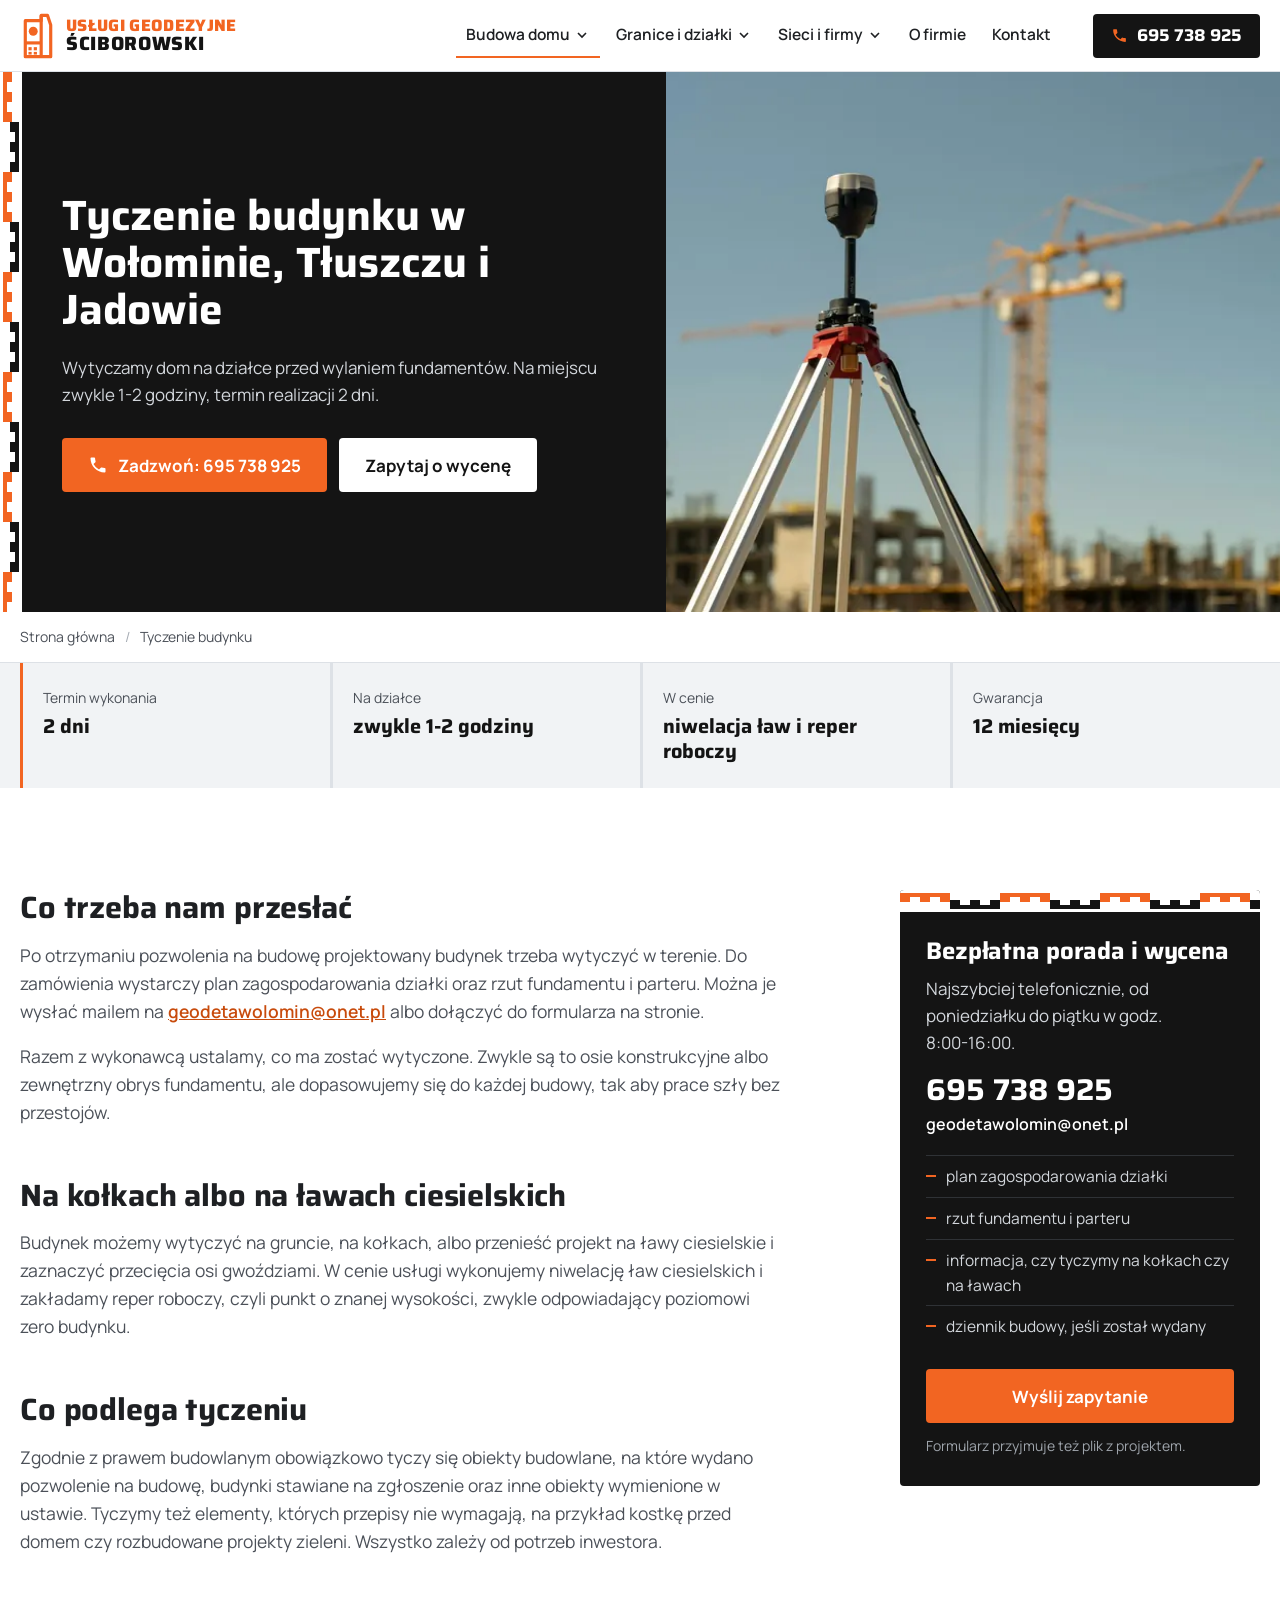
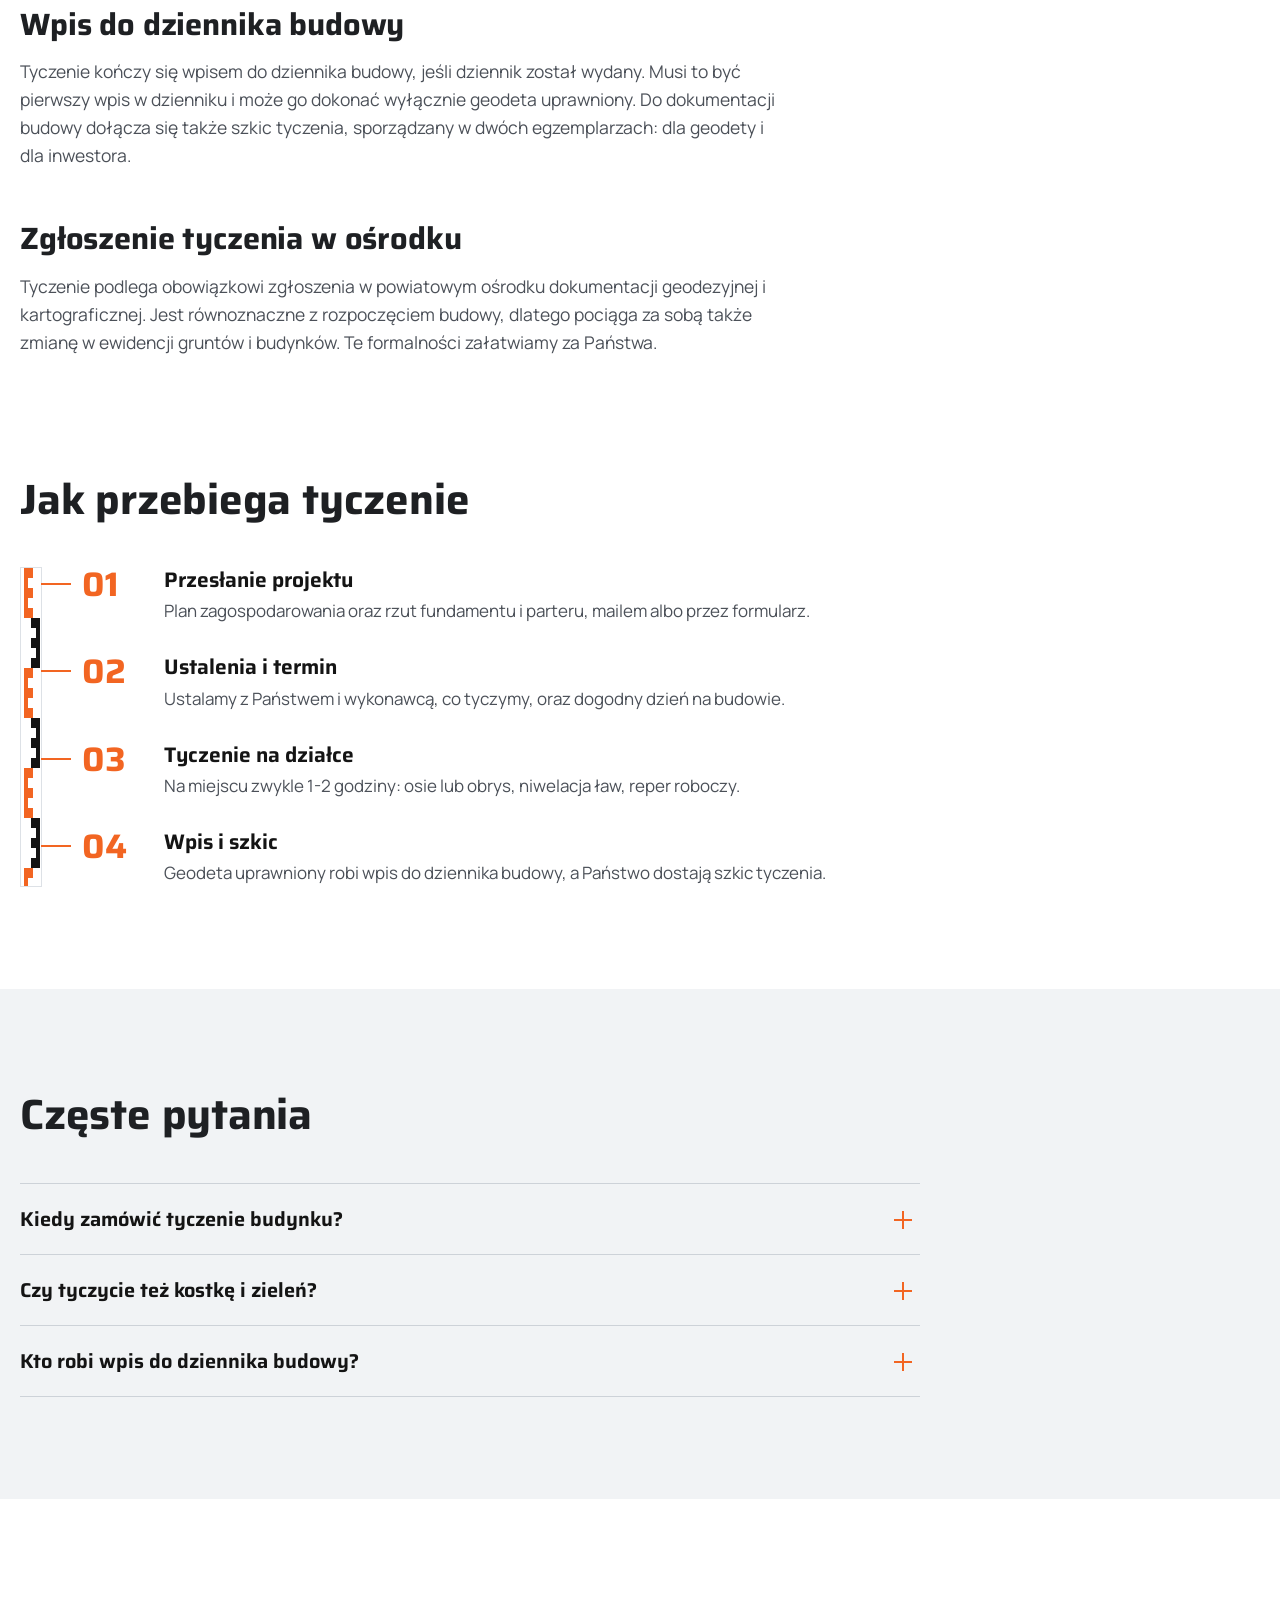
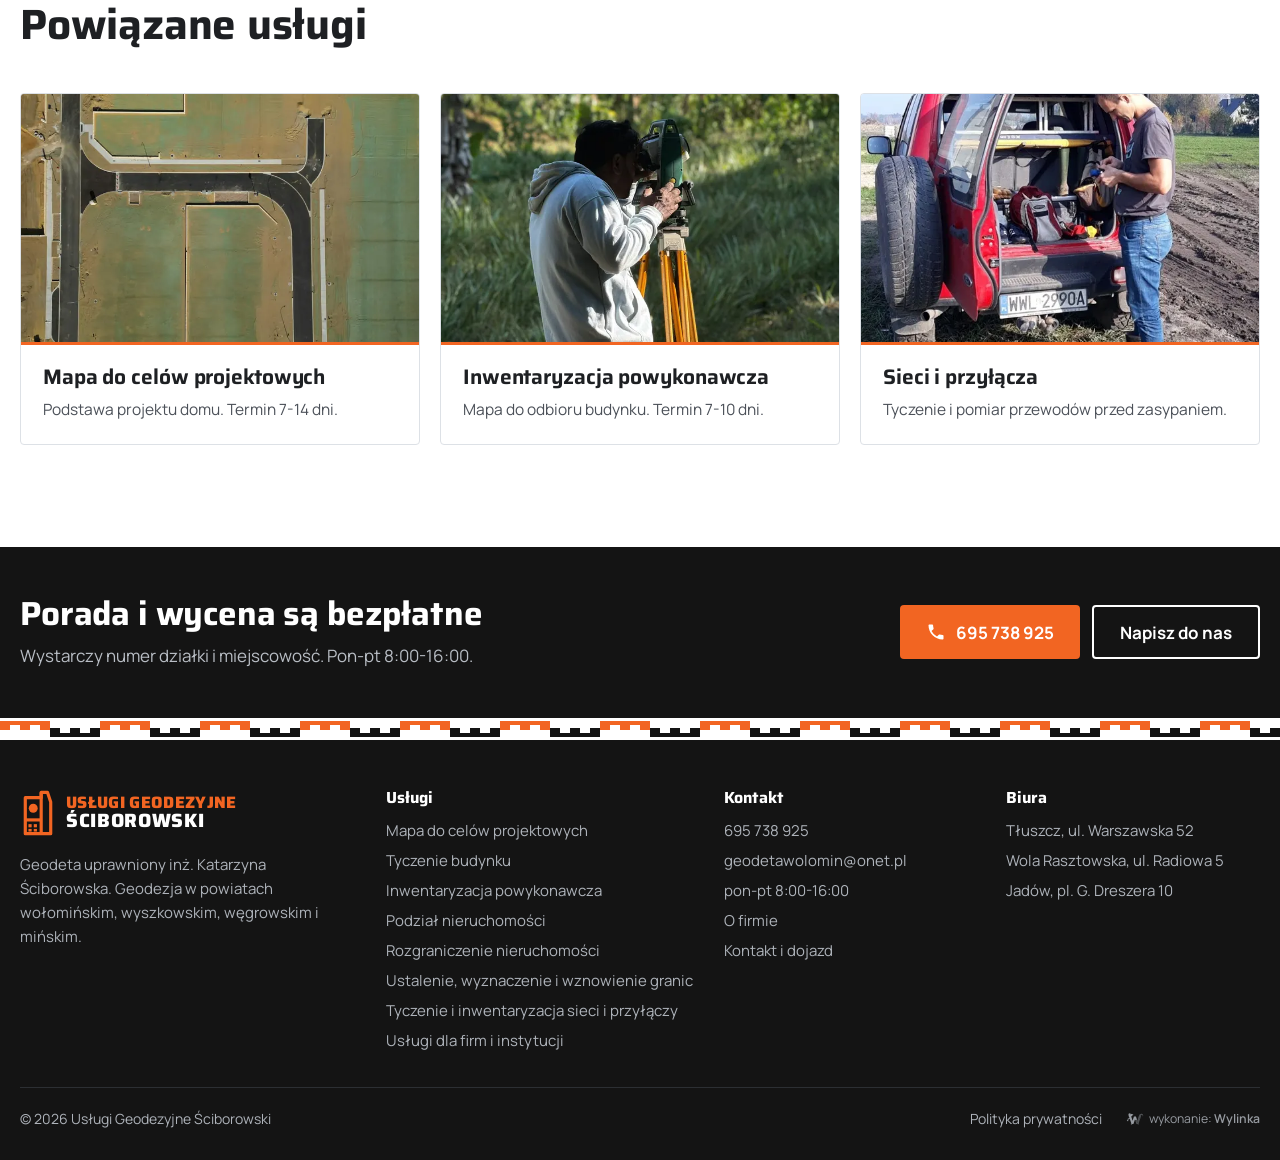
<file: tyczenie-budynku.html>
<!doctype html>
<html lang="pl">
<head>
<meta charset="utf-8">
<meta name="viewport" content="width=device-width,initial-scale=1,viewport-fit=cover">
<meta name="robots" content="noindex, nofollow" data-podglad>
<title>Tyczenie budynku Wołomin, Tłuszcz, Jadów - geodeta Ściborowscy</title>
<meta name="description" content="Tyczenie budynku na kołkach lub ławach ciesielskich, z niwelacją ław, reperem roboczym i wpisem do dziennika budowy. Termin 2 dni. Powiaty wołomiński, wyszkowski, węgrowski, miński.">
<link rel="canonical" href="https://geodeta-wolomin.com.pl/tyczenie-budynku/">
<meta property="og:title" content="Tyczenie budynku Wołomin, Tłuszcz, Jadów - geodeta Ściborowscy">
<meta property="og:description" content="Tyczenie budynku na kołkach lub ławach ciesielskich, z niwelacją ław, reperem roboczym i wpisem do dziennika budowy. Termin 2 dni. Powiaty wołomiński, wyszkowski, węgrowski, miński.">
<meta property="og:type" content="website">
<meta property="og:locale" content="pl_PL">
<meta name="theme-color" content="#F26522">
<link rel="icon" href="data:image/svg+xml,%3Csvg xmlns='http://www.w3.org/2000/svg' viewBox='0 0 32 32'%3E%3Crect width='32' height='32' rx='6' fill='%23F26522'/%3E%3Cpath d='M9 7h9v4h4v14H9z' fill='none' stroke='%23fff' stroke-width='2.4'/%3E%3Ccircle cx='14' cy='15' r='3' fill='%23fff'/%3E%3C/svg%3E">
<link rel="preload" href="fonts/saira-rdzen.woff2" as="font" type="font/woff2" crossorigin>
<link rel="preload" href="fonts/manrope-rdzen.woff2" as="font" type="font/woff2" crossorigin>
<link rel="preload" as="image" href="img/tyczenie-1200.webp" imagesrcset="img/tyczenie-700.webp 700w, img/tyczenie-1200.webp 1200w" imagesizes="(min-width:901px) min(48vw,1000px), 100vw" fetchpriority="high">
<style>
@font-face{font-family:Saira;font-weight:100 900;font-display:swap;src:url(fonts/saira-rdzen.woff2) format("woff2");unicode-range:U+0020-007E,U+00A0,U+00A9,U+00AB,U+00B0,U+00B7,U+00BB,U+00D3,U+00D7,U+00F3,U+2013-2014,U+2018-2019,U+201C-201E,U+2022,U+2026,U+20AC}
@font-face{font-family:Saira;font-weight:100 900;font-display:swap;src:url(fonts/saira-pl.woff2) format("woff2");unicode-range:U+0104-0107,U+0118-0119,U+0141-0144,U+015A-015B,U+0179-017C}
@font-face{font-family:Manrope;font-weight:400 800;font-display:swap;src:url(fonts/manrope-rdzen.woff2) format("woff2");unicode-range:U+0020-007E,U+00A0,U+00A9,U+00AB,U+00B0,U+00B7,U+00BB,U+00D3,U+00D7,U+00F3,U+2013-2014,U+2018-2019,U+201C-201E,U+2022,U+2026,U+20AC}
@font-face{font-family:Manrope;font-weight:400 800;font-display:swap;src:url(fonts/manrope-pl.woff2) format("woff2");unicode-range:U+0104-0107,U+0118-0119,U+0141-0144,U+015A-015B,U+0179-017C}
:root{--or:#F26522;--or-d:#C84B0C;--cz:#141414;--tx:#1E2023;--tx2:#4B5058;--sz:#F1F3F5;--li:#DDE1E6;--hh:72px;--w:1240px;--bok:max(20px,calc((100vw - var(--w))/2 - 8px))}
*{box-sizing:border-box}
html{scroll-behavior:smooth;scroll-padding-top:calc(var(--hh) + 12px);-webkit-text-size-adjust:100%}
body{margin:0;background:#fff;color:var(--tx);font:400 17px/1.6 Manrope,"Segoe UI",Arial,sans-serif;overflow-x:hidden}
img{max-width:100%;height:auto;display:block}
a{color:inherit}
h1,h2,h3{font-family:Saira,"Arial Narrow",Arial,sans-serif;font-weight:700;line-height:1.12;margin:0;letter-spacing:-.005em}
h2{font-size:clamp(30px,3.3vw,46px)}
h3{font-size:22px;font-weight:650}
p{margin:0 0 1em}
.nw{white-space:nowrap}
.wrap{width:min(var(--w),100% - 40px);margin-inline:auto}
.btn{display:inline-flex;align-items:center;justify-content:center;gap:10px;min-height:54px;padding:0 26px;background:var(--or);color:#fff;font:700 17px/1 Manrope,Arial,sans-serif;text-decoration:none;border:0;border-radius:4px;cursor:pointer;transition:background .2s,color .2s,border-color .2s}
.btn:hover{background:var(--or-d)}
.btn svg{width:20px;height:20px;flex:none}
.btn.jasny{background:#fff;color:var(--cz)}
.btn.jasny:hover{background:#ffe9dc}
.btn.ramka{background:transparent;color:var(--cz);border:2px solid var(--cz)}
.btn.ramka:hover{background:var(--cz);color:#fff}
.btn.ramka-j{background:transparent;color:#fff;border:2px solid #fff}
.btn.ramka-j:hover{background:#fff;color:var(--cz)}
.przyciski{display:flex;flex-wrap:wrap;gap:12px}
/* lata niwelacyjna - motyw z logo i ikony strony */
.lata-v{background:#fff url("data:image/svg+xml,%3Csvg xmlns='http://www.w3.org/2000/svg' width='22' height='100'%3E%3Cg fill='%23F26522'%3E%3Crect x='3' y='0' width='9' height='10'/%3E%3Crect x='3' y='20' width='9' height='10'/%3E%3Crect x='3' y='40' width='9' height='10'/%3E%3Crect x='3' y='0' width='4' height='50'/%3E%3C/g%3E%3Cg fill='%23141414'%3E%3Crect x='10' y='50' width='9' height='10'/%3E%3Crect x='10' y='70' width='9' height='10'/%3E%3Crect x='10' y='90' width='9' height='10'/%3E%3Crect x='15' y='50' width='4' height='50'/%3E%3C/g%3E%3C/svg%3E") repeat-y 0 0/22px 100px}
.lata-h{background:#fff url("data:image/svg+xml,%3Csvg xmlns='http://www.w3.org/2000/svg' width='100' height='22'%3E%3Cg fill='%23F26522'%3E%3Crect y='3' x='0' height='9' width='10'/%3E%3Crect y='3' x='20' height='9' width='10'/%3E%3Crect y='3' x='40' height='9' width='10'/%3E%3Crect y='3' x='0' height='4' width='50'/%3E%3C/g%3E%3Cg fill='%23141414'%3E%3Crect y='10' x='50' height='9' width='10'/%3E%3Crect y='10' x='70' height='9' width='10'/%3E%3Crect y='10' x='90' height='9' width='10'/%3E%3Crect y='15' x='50' height='4' width='50'/%3E%3C/g%3E%3C/svg%3E") repeat-x 0 0/100px 22px}

/* naglowek */
.top{position:sticky;top:0;z-index:50;height:var(--hh);background:#fff;border-bottom:1px solid var(--li)}
.top .wrap{height:100%;display:flex;align-items:center;gap:24px}
.logo{display:flex;align-items:center;gap:10px;text-decoration:none;flex:none}
.logo svg{width:36px;height:49px;flex:none}
.logo span{font:800 16.5px/1.02 Saira,Arial,sans-serif;letter-spacing:.02em;color:var(--or);text-transform:uppercase}
.logo b{display:block;color:var(--cz);font-weight:800;font-size:19.2px;letter-spacing:.035em}
.menu{display:flex;align-items:center;gap:6px;margin-left:auto}
.menu .pm,.menu .rozw{display:inline-flex;align-items:center;gap:4px;text-decoration:none;font:600 15.5px/1 Manrope,Arial,sans-serif;color:var(--tx);padding:10px 10px;background:none;border:0;border-bottom:2px solid transparent;cursor:pointer;height:44px}
.menu .rozw svg{width:16px;height:16px;transition:transform .2s}
.menu .pm:hover,.menu .rozw:hover{color:var(--or-d)}
.menu .akt>.rozw,.menu .pm.akt{border-bottom-color:var(--or)}
.grupa{position:relative}
.pod-menu{position:absolute;top:calc(100% + 13px);left:-6px;min-width:300px;background:#fff;border:1px solid var(--li);border-top:3px solid var(--or);box-shadow:0 14px 30px rgba(20,20,20,.12);padding:8px 0;display:none}
.pod-menu::before{content:"";position:absolute;left:0;right:0;top:-17px;height:16px}
.pod-menu a{display:block;padding:11px 20px;text-decoration:none;font-weight:600;font-size:15.5px}
.pod-menu a:hover{background:var(--sz);color:var(--or-d)}
.pod-menu a[aria-current]{color:var(--or-d);box-shadow:inset 3px 0 0 var(--or)}
.grupa:hover .pod-menu,.grupa:focus-within .pod-menu,.grupa.otw .pod-menu{display:block}
.grupa:hover .rozw svg,.grupa.otw .rozw svg{transform:rotate(180deg)}
.top .tel{display:inline-flex;align-items:center;gap:9px;text-decoration:none;font:700 17px/1 Saira,Arial,sans-serif;color:#fff;background:var(--cz);padding:0 18px;height:44px;border-radius:4px;white-space:nowrap;margin-left:8px}
.top .tel svg{width:17px;height:17px;color:var(--or)}
.hb{display:none;width:46px;height:46px;border:0;background:none;padding:11px;cursor:pointer;margin-right:-11px}
.hb i{display:block;height:2px;background:var(--cz);margin:5px 0;transition:transform .25s,opacity .2s}
.hb[aria-expanded=true] i:nth-child(1){transform:translateY(7px) rotate(45deg)}
.hb[aria-expanded=true] i:nth-child(2){opacity:0}
.hb[aria-expanded=true] i:nth-child(3){transform:translateY(-7px) rotate(-45deg)}

/* pierwszy ekran strony glownej */
.hero{position:relative;min-height:calc(100svh - var(--hh));display:flex;align-items:center;color:#fff;overflow:hidden;background:#4f6f86;padding:0}
.hero picture,.hero picture img{position:absolute;inset:0;width:100%;height:100%}
.hero picture img{object-fit:cover;object-position:50% 50%}
.hero::after{content:"";position:absolute;inset:0;background:linear-gradient(90deg,rgba(12,16,14,.80) 0%,rgba(12,16,14,.62) 34%,rgba(12,16,14,.18) 58%,rgba(12,16,14,0) 72%)}
.hero .lata-v{position:absolute;left:0;top:0;bottom:0;width:22px;z-index:2}
.hero-in{position:relative;z-index:3;padding:56px 0 64px}
.hero h1{font-size:clamp(38px,3.9vw,60px);max-width:13.5em;font-weight:700}
.hero .lead{font-size:clamp(17px,1.25vw,20px);max-width:34em;margin:22px 0 32px;color:#EEF1EE}
.hero .pod{margin:16px 0 0;font-size:15px;color:#DCE2DD}

/* pierwszy ekran podstron: ciemny blok z lata + zdjecie do krawedzi */
.ph{display:grid;grid-template-columns:minmax(0,1fr) minmax(0,min(48vw,1000px));background:var(--cz);color:#fff;min-height:min(540px,calc(100svh - var(--hh)))}
.ph-txt{position:relative;padding:64px clamp(28px,4vw,64px) 64px max(62px,var(--bok));display:flex;flex-direction:column;justify-content:center}
.ph-txt .lata-v{position:absolute;left:0;top:0;bottom:0;width:22px}
.ph h1{font-size:clamp(34px,3.3vw,52px);max-width:15em}
.ph .lead{font-size:clamp(17px,1.2vw,19.5px);color:#D3D7DC;max-width:36em;margin:20px 0 30px}
.ph-img{position:relative;overflow:hidden;background:#2a2c30}
.ph-img img{position:absolute;inset:0;width:100%;height:100%;object-fit:cover}
.ph.ram{grid-template-columns:minmax(0,1fr) auto}
.ph.ram .ph-img{background:#1f2124;display:flex;align-items:center;padding:40px max(40px,calc(var(--bok) - 20px)) 40px 40px}
.ph.ram .ph-img img{position:static;width:auto;height:auto;max-height:460px;max-width:360px;border-radius:2px}
.okruszki{border-bottom:1px solid var(--li);font-size:14px;color:var(--tx2)}
.okruszki ol{list-style:none;margin:0 auto;padding:14px 0;display:flex;flex-wrap:wrap;gap:4px 10px}
.okruszki li+li::before{content:"/";margin-right:10px;color:#A5ABB3}
.okruszki a{text-decoration:none}
.okruszki a:hover{color:var(--or-d)}

/* fakty pod pierwszym ekranem */
.pas-fakty{background:var(--sz);padding:0}
.pas-fakty dl{margin:0 auto;display:grid;grid-template-columns:repeat(auto-fit,minmax(200px,1fr));gap:0}
.pas-fakty div{padding:24px 24px 24px 20px;border-left:3px solid var(--or)}
.pas-fakty div+div{border-left-color:var(--li)}
.pas-fakty dt{font-size:14px;color:var(--tx2)}
.pas-fakty dd{margin:4px 0 0;font:700 20px/1.25 Saira,Arial,sans-serif;color:var(--cz)}

/* sekcje */
section{padding:clamp(64px,8vw,112px) 0}
.szary{background:var(--sz)}
section.bez-gory{padding-top:0}
.wstep{max-width:760px;margin-bottom:44px}
.wstep p{color:var(--tx2);font-size:18px;margin-top:16px}

/* tresc podstrony */
.tresc{display:grid;grid-template-columns:minmax(0,1fr) 360px;gap:clamp(32px,6vw,88px);align-items:start}
.art{max-width:760px}
.art h2{font-size:clamp(26px,2.4vw,34px);margin:52px 0 16px}
.art h2:first-child{margin-top:0}
.art h3{margin:28px 0 10px}
.art p,.art li{color:var(--tx2);font-size:17.5px}
.art ul{padding:0;margin:0 0 1.2em;list-style:none}
.art ul li{position:relative;padding:6px 0 6px 24px}
.art ul li::before{content:"";position:absolute;left:0;top:19px;width:12px;height:2px;background:var(--or)}
.art strong{color:var(--tx)}
.art figure{margin:32px 0;border:1px solid var(--li);border-radius:4px;padding:14px;background:#fff;max-width:620px}
.art figure img{margin-inline:auto}
.art figcaption{font-size:14px;color:var(--tx2);margin-top:10px}
.art a{color:var(--or-d);font-weight:600}
.trzy{display:grid;grid-template-columns:repeat(3,minmax(0,1fr));gap:16px;margin:8px 0 12px}
.trzy div{border-top:3px solid var(--or);background:var(--sz);padding:18px 18px 6px}
.trzy h3{margin:0 0 8px;font-size:20px}
.trzy p{font-size:16px}
.bok{position:sticky;top:calc(var(--hh) + 24px);background:var(--cz);color:#D3D7DC;border-radius:4px;overflow:hidden}
.bok .lata-h{height:22px}
.bok-in{padding:26px 26px 28px}
.bok h2{font-size:24px;color:#fff;margin-bottom:10px}
.bok .duzy{display:block;font:700 30px/1.1 Saira,Arial,sans-serif;color:#fff;text-decoration:none;margin:16px 0 4px}
.bok .duzy:hover{color:var(--or)}
.bok .mail{color:#fff;font-weight:600;text-decoration:none;font-size:16px;word-break:break-all}
.bok ul{list-style:none;margin:18px 0 22px;padding:0;font-size:15.5px}
.bok li{padding:8px 0 8px 20px;border-top:1px solid #2f3236;position:relative}
.bok li::before{content:"";position:absolute;left:0;top:19px;width:10px;height:2px;background:var(--or)}
.bok .btn{width:100%}
.bok small{display:block;margin-top:12px;font-size:14px;color:#9EA4AB}

/* kroki na lacie */
.kroki{position:relative;list-style:none;margin:0;padding:0 0 0 62px;counter-reset:k;display:grid;gap:30px;max-width:900px}
.kroki .lata-v{position:absolute;left:0;top:0;bottom:0;width:22px;border:1px solid var(--li)}
.kroki li{position:relative;counter-increment:k;display:grid;grid-template-columns:64px minmax(0,1fr);gap:4px 18px}
.kroki li::before{content:counter(k,decimal-leading-zero);font:700 34px/1 Saira,Arial,sans-serif;color:var(--or)}
.kroki li::after{content:"";position:absolute;left:-41px;top:16px;width:30px;height:2px;background:var(--or)}
.kroki b{display:block;font:650 21px/1.25 Saira,Arial,sans-serif;color:var(--cz);margin-bottom:4px}
.kroki span{color:var(--tx2)}

/* pytania */
.faq{max-width:900px}
.faq details{border-bottom:1px solid #CDD2D8;background:none}
.faq details:first-of-type{border-top:1px solid #CDD2D8}
.faq summary{list-style:none;cursor:pointer;padding:22px 52px 22px 0;position:relative;font:650 20px/1.3 Saira,Arial,sans-serif;color:var(--cz)}
.faq summary::-webkit-details-marker{display:none}
.faq summary::before,.faq summary::after{content:"";position:absolute;right:8px;top:50%;width:18px;height:2px;background:var(--or);transition:transform .2s}
.faq summary::after{transform:rotate(90deg)}
.faq details[open] summary::after{transform:rotate(0)}
.faq details p{color:var(--tx2);margin:0 0 22px;max-width:46em}

/* powiazane uslugi */
.karty{display:grid;grid-template-columns:repeat(3,minmax(0,1fr));gap:20px}
.karta{display:flex;flex-direction:column;text-decoration:none;background:#fff;border:1px solid var(--li);border-radius:4px;overflow:hidden;transition:border-color .2s,transform .2s}
.karta:hover{border-color:var(--or);transform:translateY(-2px)}
.karta figure{margin:0;aspect-ratio:16/10;overflow:hidden;background:var(--li)}
.karta figure img{width:100%;height:100%;object-fit:cover}
.karta div{padding:20px 22px 22px;border-top:3px solid var(--or)}
.karta h3{font-size:21px;margin-bottom:8px}
.karta p{color:var(--tx2);font-size:15.5px;margin:0}

/* pas z telefonem */
.pas-cta{background:var(--cz);color:#fff;padding:0}
.pas-cta .wrap{display:flex;flex-wrap:wrap;align-items:center;justify-content:space-between;gap:24px;padding:48px 0}
.pas-cta h2{font-size:clamp(26px,2.6vw,38px)}
.pas-cta p{color:#B9BEC5;margin:10px 0 0}

/* budowa - trzy pomiary na lacie (strona glowna) */
.etapy{position:relative;display:grid;gap:56px;padding-left:62px}
.etapy .lata-v{position:absolute;left:0;top:0;bottom:0;width:22px;border:1px solid var(--li)}
.etap{position:relative;display:grid;grid-template-columns:minmax(0,1.05fr) minmax(0,1fr);gap:clamp(24px,4vw,56px);align-items:center}
.etap::before{content:"";position:absolute;left:-41px;top:50%;width:30px;height:2px;background:var(--or)}
.etap figure{margin:0;aspect-ratio:4/3;overflow:hidden;border-radius:4px;background:var(--li)}
.etap figure img{width:100%;height:100%;object-fit:cover;transition:transform .4s}
.etap figure a:hover img{transform:scale(1.03)}
.etap .kiedy{font-weight:700;color:var(--or-d);font-size:15px;margin:0 0 8px}
.etap h3{font-size:clamp(24px,2.2vw,30px);margin-bottom:14px}
.etap h3 a{text-decoration:none}
.etap h3 a:hover{color:var(--or-d)}
.etap p{color:var(--tx2)}
.fakty{display:flex;flex-wrap:wrap;gap:8px 28px;margin:18px 0 22px;padding:16px 0 0;border-top:1px solid var(--li);font-size:15.5px}
.fakty div{min-width:0}
.fakty dt{color:var(--tx2);font-size:13.5px}
.fakty dd{margin:0;font-weight:700}
.btn.maly{min-height:46px;font-size:15.5px;padding:0 20px}

/* granice - ciemna sekcja */
.ciemna{background:var(--cz);color:#E9EBEE}
.ciemna .wstep p{color:#B9BEC5}
.gr{display:grid;grid-template-columns:minmax(0,1fr) minmax(0,1.25fr);gap:clamp(28px,5vw,72px);align-items:start}
.gr figure{margin:0;border-radius:4px;overflow:hidden}
.gr figure img{width:100%;aspect-ratio:3/4;object-fit:cover;object-position:50% 40%}
.lista{list-style:none;margin:0;padding:0;border-top:1px solid #33363b}
.lista li{border-bottom:1px solid #33363b}
.lista a{padding:22px 40px 22px 0;display:grid;grid-template-columns:minmax(0,15em) minmax(0,1fr);gap:8px 28px;text-decoration:none;position:relative}
.lista a::after{content:"";position:absolute;right:6px;top:50%;width:10px;height:10px;border-top:2px solid var(--or);border-right:2px solid var(--or);transform:translateY(-50%) rotate(45deg);transition:right .2s}
.lista a:hover::after{right:0}
.lista a:hover b{color:var(--or)}
.lista b{font:650 21px/1.25 Saira,Arial,sans-serif;color:#fff;transition:color .2s}
.lista span{color:#B9BEC5}
.lista b::before{content:"";display:inline-block;width:10px;height:10px;background:var(--or);margin-right:12px;vertical-align:2px}

/* firmy */
.firmy{display:grid;grid-template-columns:minmax(0,1fr) minmax(0,1fr);gap:clamp(28px,5vw,72px);align-items:center}
.firmy ul{margin:0 0 28px;padding:0;list-style:none;columns:2;column-gap:28px}
.firmy li{break-inside:avoid;padding:12px 0 12px 22px;position:relative;border-bottom:1px solid var(--li);font-weight:600}
.firmy li::before{content:"";position:absolute;left:0;top:21px;width:10px;height:2px;background:var(--or)}
.firmy figure{margin:0;border-radius:4px;overflow:hidden}
.firmy figure img{width:100%;aspect-ratio:4/3;object-fit:cover;object-position:50% 60%}

/* o nas */
.onas{display:grid;grid-template-columns:minmax(0,.8fr) minmax(0,1.2fr);gap:clamp(28px,5vw,72px);align-items:center}
.onas figure{margin:0;max-width:440px}
.onas figure img{width:100%;height:auto;border-radius:4px}
.onas figcaption{font-size:14px;color:var(--tx2);margin-top:10px}
.osoby{display:grid;grid-template-columns:1fr 1fr;gap:24px;margin:28px 0}
.osoby div{border-top:3px solid var(--or);padding-top:14px}
.osoby b{display:block;font:700 19px/1.25 Saira,Arial,sans-serif}
.osoby span{color:var(--tx2);font-size:15.5px}

/* galeria biur */
.galeria{position:relative;margin-bottom:40px}
.tor{display:flex;gap:14px;overflow-x:auto;scroll-snap-type:x mandatory;scrollbar-width:none;cursor:grab;-webkit-overflow-scrolling:touch}
.tor::-webkit-scrollbar{display:none}
.tor.ciag{cursor:grabbing;scroll-snap-type:none}
.tor figure{margin:0;flex:none;scroll-snap-align:start}
.tor img{height:clamp(260px,32vw,420px);width:auto;border-radius:4px;user-select:none;-webkit-user-drag:none}
.tor figcaption{font-size:14px;color:var(--tx2);margin-top:8px}
.strz{display:flex;gap:10px;justify-content:flex-end;margin-top:14px}
.strz button{width:46px;height:46px;border:1px solid var(--li);background:#fff;border-radius:4px;cursor:pointer;display:grid;place-items:center}
.strz button:hover{border-color:var(--or)}
.strz svg{width:20px;height:20px}
.adresy{display:grid;grid-template-columns:repeat(3,minmax(0,1fr));gap:20px}
.adres{background:#fff;border:1px solid var(--li);border-radius:4px;padding:24px;display:flex;flex-direction:column}
.adres h3{font-size:21px;margin-bottom:6px}
.adres p{color:var(--tx2);margin:0 0 16px}
.adres a{margin-top:auto;font-weight:700;color:var(--or-d);text-decoration:none}
.adres a:hover{text-decoration:underline}
.godz{margin-top:22px;color:var(--tx2)}

/* biura z mapami (kontakt) */
.biura{display:grid;gap:28px}
.biuro{display:grid;grid-template-columns:minmax(0,.8fr) minmax(0,1.2fr);border:1px solid var(--li);border-radius:4px;overflow:hidden;background:#fff}
.biuro-txt{padding:28px;border-left:4px solid var(--or)}
.biuro-txt h3{font-size:clamp(24px,2vw,28px);margin-bottom:10px}
.biuro-txt p{color:var(--tx2);margin:0 0 14px}
.biuro iframe{display:block;width:100%;height:100%;min-height:320px;border:0;background:var(--li)}

/* kontakt */
.kont{display:grid;grid-template-columns:minmax(0,.9fr) minmax(0,1.1fr);gap:clamp(28px,5vw,72px);align-items:start}
.kont .duzy{display:block;font:700 clamp(30px,3vw,40px)/1.1 Saira,Arial,sans-serif;color:var(--cz);text-decoration:none;margin:22px 0 6px}
.kont .duzy:hover{color:var(--or-d)}
.kont .mail{font-weight:700;font-size:18px;text-decoration:none;color:var(--or-d)}
.kont ul{padding:0;margin:26px 0 0;list-style:none;color:var(--tx2)}
.kont li{padding:10px 0;border-top:1px solid var(--li)}
form{background:#fff;border:1px solid var(--li);border-radius:4px;padding:clamp(20px,3vw,34px);display:grid;grid-template-columns:1fr 1fr;gap:16px}
label{display:grid;gap:6px;font-size:14.5px;font-weight:600;min-width:0}
label.cala{grid-column:1/-1}
input,select,textarea{font:inherit;font-size:16px;width:100%;padding:12px 14px;border:1px solid #C9CED5;border-radius:4px;background:#fff;color:var(--tx);min-width:0}
input:focus,select:focus,textarea:focus{outline:2px solid var(--or);outline-offset:0;border-color:var(--or)}
textarea{min-height:110px;resize:vertical}
input[type=file]{padding:9px;font-size:14.5px}
form .btn{grid-column:1/-1;width:100%}
.zgoda{grid-column:1/-1;display:flex;gap:10px;align-items:flex-start;font-weight:400;font-size:14px;color:var(--tx2)}
.zgoda input{width:20px;height:20px;flex:none;margin-top:2px;accent-color:var(--or)}
.zgoda a{color:var(--or-d)}
.info{grid-column:1/-1;margin:0;font-size:14px;color:var(--tx2);min-height:1.4em}

/* polityka */
.prawne{max-width:820px}
.prawne h2{font-size:26px;margin:40px 0 12px}
.prawne p,.prawne li{color:var(--tx2)}

/* stopka */
.stopka{background:var(--cz);color:#AEB3BA;font-size:15px}
.stopka .lata-h{height:22px}
.stopka .wrap{display:grid;grid-template-columns:1.2fr 1.1fr .9fr .9fr;gap:28px;padding:48px 0 30px}
.stopka h4{font:700 16px/1.2 Saira,Arial,sans-serif;color:#fff;margin:0 0 12px}
.stopka p{margin:0 0 6px}
.stopka a{text-decoration:none}
.stopka a:hover{color:#fff}
.stopka .logo span{color:var(--or)}
.stopka .logo b{color:#fff}
.stopka .dol{grid-column:1/-1;display:flex;flex-wrap:wrap;align-items:center;justify-content:space-between;gap:12px 24px;border-top:1px solid #2c2f33;padding-top:20px;font-size:14px}
.stopka .dol span{margin-right:auto}
.wylinka-badge{display:inline-flex;align-items:center;gap:.4em;color:inherit;text-decoration:none;font-size:.875em;line-height:1;opacity:.85}
.wylinka-badge:hover,.wylinka-badge:focus-visible{opacity:1}
.wylinka-badge:focus-visible{outline:2px solid currentColor;outline-offset:3px;border-radius:2px}
.wylinka-badge svg{width:18px;height:18px;flex:none;overflow:visible}
.wylinka-badge b{font-weight:600}
.wylinka-badge .wy-old{opacity:.45;transform-origin:40px 30px;transition:transform .32s cubic-bezier(.3,.7,.4,1),opacity .32s ease-out}
.wylinka-badge .wy-pod{opacity:0;transition:opacity .2s ease-out .08s}
.wylinka-badge:hover .wy-old,.wylinka-badge:focus-visible .wy-old{transform:translate(9px,7px) rotate(9deg);opacity:0}
.wylinka-badge:hover .wy-pod,.wylinka-badge:focus-visible .wy-pod{opacity:1}
@media (prefers-reduced-motion:reduce){.wylinka-badge .wy-old,.wylinka-badge .wy-pod{transition:none}.wylinka-badge:hover .wy-old,.wylinka-badge:focus-visible .wy-old{transform:none;opacity:.45}.wylinka-badge:hover .wy-pod,.wylinka-badge:focus-visible .wy-pod{opacity:0}}

/* pasek na telefonie */
.mob{display:none}

@media (max-width:1180px){
 .menu .pm,.menu .rozw{font-size:15px;padding:10px 7px}
 .top .tel span{display:none}.top .tel{padding:0 13px}
}
@media (max-width:980px){
 .menu{position:fixed;top:var(--hh);left:0;right:0;bottom:0;background:#fff;flex-direction:column;align-items:stretch;gap:0;padding:8px 20px 40px;transform:translateX(100%);transition:transform .28s;overflow:auto}
 .menu.otw{transform:none}
 .menu .pm{font:650 22px/1.3 Saira,Arial,sans-serif;padding:16px 0;height:auto;border-bottom:1px solid var(--li)}
 .menu .pm.akt{color:var(--or-d);border-bottom-color:var(--li)}
 .grupa{border-bottom:1px solid var(--li);padding:14px 0 10px}
 .menu .rozw{font:650 14px/1.3 Manrope,Arial,sans-serif;color:var(--tx2);padding:0;height:auto;border:0;cursor:default;pointer-events:none}
 .menu .rozw svg{display:none}
 .pod-menu{display:block;position:static;box-shadow:none;border:0;padding:4px 0 0;min-width:0}
 .pod-menu::before{display:none}
 .pod-menu a{font:650 20px/1.3 Saira,Arial,sans-serif;padding:9px 0}
 .pod-menu a[aria-current]{box-shadow:none;padding-left:14px;border-left:3px solid var(--or)}
 .hb{display:block}
 .top .tel{margin-left:auto;height:42px}
 .tresc{grid-template-columns:minmax(0,1fr)}
 .bok{position:static;max-width:560px}
 .karty{grid-template-columns:minmax(0,1fr) minmax(0,1fr)}
 .biuro{grid-template-columns:minmax(0,1fr)}
 .biuro iframe{height:300px;min-height:0}
}
@media (max-width:900px){
 .etap,.gr,.firmy,.onas,.kont{grid-template-columns:minmax(0,1fr)}
 .gr figure img{aspect-ratio:16/10}
 .adresy{grid-template-columns:minmax(0,1fr)}
 .stopka .wrap{grid-template-columns:1fr 1fr}
 .stopka .st-firma{grid-column:1/-1}
 .ph{grid-template-columns:minmax(0,1fr);min-height:0}
 .ph-img{order:-1;aspect-ratio:16/8;max-height:34svh;width:100%}
 .ph.ram{grid-template-columns:minmax(0,1fr)}
 .ph.ram .ph-img{padding:0;display:block}
 .ph.ram .ph-img img{position:absolute;inset:0;width:100%;height:100%;max-width:none;max-height:none;object-fit:cover;border-radius:0}
 .ph-txt{padding:40px 20px 44px 62px}
 .trzy{grid-template-columns:minmax(0,1fr)}
}
@media (max-width:760px){
 :root{--hh:62px}
 body{font-size:16.5px}
 .wrap{width:calc(100% - 32px)}
 .logo svg{width:28px;height:38px}
 .logo span{font-size:12.6px}.logo b{font-size:14.6px}
 .top .tel{width:42px;padding:0;justify-content:center}
 .hero{flex-direction:column;align-items:stretch;background:var(--cz)}
 .hero picture{position:relative;inset:auto;flex:1 1 auto;min-height:180px;height:auto;width:100%}
 .hero picture img{object-position:68% 60%}
 .hero picture::after{content:"";position:absolute;left:0;right:0;bottom:0;height:40%;background:linear-gradient(180deg,rgba(20,20,20,0),rgba(20,20,20,.85))}
 .hero::after{display:none}
 .hero .lata-v{display:none}
 .hero-in{padding:22px 0 26px;margin-top:-1px}
 .hero h1{font-size:clamp(29px,min(8.2vw,5.1svh),40px)}
 .hero .lead{font-size:clamp(15.5px,min(4.2vw,2.5svh),17px);margin:14px 0 24px;line-height:1.5}
 .hero .btn{width:100%}
 .hero .pod{font-size:14px;margin-top:12px}
 .ph-img{aspect-ratio:16/9;max-height:30svh}
 .ph-img img{object-position:50% 25%}
 .ph-txt{padding:24px 16px 28px}
 .ph-txt .lata-v{display:none}
 .ph h1{font-size:clamp(26px,min(7.4vw,4.6svh),34px)}
 .ph .lead{font-size:clamp(15.5px,min(4.1vw,2.5svh),17px);margin:12px 0 24px;line-height:1.5}
 .ph .przyciski{display:grid;grid-template-columns:1fr 1fr;gap:10px}
 .ph .btn{min-height:50px;padding:0 10px;font-size:15.5px}
 .ph .nr{display:none}
 .pas-fakty dl{grid-template-columns:1fr 1fr}
 .pas-fakty div{padding:16px 12px 16px 14px;border-left:3px solid var(--or)!important;border-bottom:1px solid var(--li)}
 .pas-fakty dd{font-size:17px}
 .art h2{margin-top:40px}
 .art p,.art li{font-size:16.5px}
 .kroki{padding-left:36px;gap:24px}
 .kroki .lata-v{width:16px;background-size:16px 72px}
 .kroki li{grid-template-columns:minmax(0,1fr)}
 .kroki li::before{font-size:26px}
 .kroki li::after{left:-22px;top:12px;width:16px}
 .faq summary{font-size:18px}
 .karty{grid-template-columns:minmax(0,1fr)}
 .karta{flex-direction:row}
 .karta figure{flex:0 0 38%;aspect-ratio:auto;position:relative;min-height:112px}
 .karta figure img{position:absolute;inset:0}
 .karta div{border-top:0;border-left:3px solid var(--or);padding:14px 14px 16px}
 .karta h3{font-size:18.5px}
 .karta p{font-size:14.5px}
 .pas-cta .btn{width:100%}
 .etapy{padding-left:36px;gap:44px}
 .etapy .lata-v{width:16px;background-size:16px 72px}
 .etap::before{left:-22px;top:28px;width:16px}
 .lista a{grid-template-columns:minmax(0,1fr);gap:6px}
 .onas figure{max-width:240px}
 .gr figure img{aspect-ratio:4/3}
 .firmy ul{columns:1}
 .osoby{grid-template-columns:minmax(0,1fr)}
 form{grid-template-columns:minmax(0,1fr)}
 .biuro-txt{padding:22px 20px}
 .stopka .wrap{gap:22px 18px;padding-top:36px}
 .stopka .st-uslugi{grid-column:1/-1}
 .mob{display:grid;grid-template-columns:1fr 1fr;position:fixed;left:0;right:0;bottom:0;z-index:40;background:#fff;border-top:1px solid var(--li);padding:8px 10px calc(8px + env(safe-area-inset-bottom));gap:8px;transform:translateY(110%);transition:transform .25s}
 .mob.widac{transform:none}
 .mob .btn{min-height:48px;padding:0 10px;font-size:15.5px}
 .mob .btn.cz{background:var(--cz)}
 .stopka{padding-bottom:70px}
}
@media (min-width:761px) and (max-height:760px){
 .hero h1{font-size:clamp(34px,3.4vw,50px)}
 .hero .lead{margin:16px 0 24px}
 .hero-in{padding:36px 0 40px}
}
@media (prefers-reduced-motion:reduce){*{transition:none!important;scroll-behavior:auto!important}}

</style>
<script type="application/ld+json">{"@context": "https://schema.org", "@type": "Service", "name": "Tyczenie budynku", "serviceType": "Tyczenie budynku", "description": "Tyczenie budynku na kołkach lub ławach ciesielskich, z niwelacją ław, reperem roboczym i wpisem do dziennika budowy. Termin 2 dni. Powiaty wołomiński, wyszkowski, węgrowski, miński.", "provider": {"@id": "https://geodeta-wolomin.com.pl/#firma"}, "areaServed": ["powiat wołomiński", "powiat wyszkowski", "powiat węgrowski", "powiat miński"], "url": "https://geodeta-wolomin.com.pl/tyczenie-budynku/"}</script><script type="application/ld+json">{"@context": "https://schema.org", "@type": "BreadcrumbList", "itemListElement": [{"@type": "ListItem", "position": 1, "name": "Strona główna", "item": "https://geodeta-wolomin.com.pl/"}, {"@type": "ListItem", "position": 2, "name": "Tyczenie budynku", "item": "https://geodeta-wolomin.com.pl/tyczenie-budynku/"}]}</script><script type="application/ld+json">{"@context": "https://schema.org", "@type": "FAQPage", "mainEntity": [{"@type": "Question", "name": "Kiedy zamówić tyczenie budynku?", "acceptedAnswer": {"@type": "Answer", "text": "Po uzyskaniu pozwolenia na budowę lub dokonaniu zgłoszenia, przed rozpoczęciem robót ziemnych. Termin realizacji to zwykle 2 dni."}}, {"@type": "Question", "name": "Czy tyczycie też kostkę i zieleń?", "acceptedAnswer": {"@type": "Answer", "text": "Tak. Poza obiektami, które trzeba wytyczyć z mocy prawa, tyczymy też podjazdy, kostkę i projekty zieleni."}}, {"@type": "Question", "name": "Kto robi wpis do dziennika budowy?", "acceptedAnswer": {"@type": "Answer", "text": "Wyłącznie geodeta uprawniony. Wpis o wytyczeniu budynku musi być pierwszym wpisem w dzienniku budowy."}}]}</script>
</head>
<body class="">
<svg width="0" height="0" style="position:absolute" aria-hidden="true">
 <symbol id="instr" viewBox="0 0 34 46"><g fill="none" stroke="currentColor" stroke-width="3" stroke-linejoin="round"><path d="M5 9h15V4h6l3 9v30H5z"/><path d="M20 4v39"/><path d="M5 30h15"/></g><circle cx="12.5" cy="19" r="4.2" fill="currentColor"/><g fill="currentColor"><rect x="8" y="34" width="3" height="3"/><rect x="13" y="34" width="3" height="3"/><rect x="8" y="38.5" width="3" height="2.5"/><rect x="13" y="38.5" width="3" height="2.5"/></g></symbol>
 <symbol id="tel" viewBox="0 0 24 24"><path fill="currentColor" d="M6.6 10.8a15.1 15.1 0 0 0 6.6 6.6l2.2-2.2c.3-.3.7-.4 1-.2 1.1.4 2.3.6 3.6.6.6 0 1 .4 1 1V20c0 .6-.4 1-1 1C10.6 21 3 13.4 3 4c0-.6.4-1 1-1h3.5c.6 0 1 .4 1 1 0 1.3.2 2.5.6 3.6.1.3 0 .7-.2 1z"/></symbol>
 <symbol id="str" viewBox="0 0 24 24"><path d="M9 5l7 7-7 7" fill="none" stroke="currentColor" stroke-width="2.4"/></symbol>
 <symbol id="dol" viewBox="0 0 24 24"><path d="M6 9l6 6 6-6" fill="none" stroke="currentColor" stroke-width="2.4"/></symbol>
</svg>

<header class="top">
 <div class="wrap">
  <a class="logo" href="./" aria-label="Usługi Geodezyjne Ściborowski - strona główna"><svg style="color:#F26522"><use href="#instr"/></svg><span>Usługi geodezyjne<b>Ściborowski</b></span></a>
  <nav class="menu" id="menu" aria-label="Menu"><div class="grupa akt"><button type="button" class="rozw" aria-expanded="false">Budowa domu<svg><use href="#dol"/></svg></button><div class="pod-menu"><a href="mapa-do-celow-projektowych">Mapa do celów projektowych</a><a href="tyczenie-budynku" aria-current="page">Tyczenie budynku</a><a href="inwentaryzacja-powykonawcza">Inwentaryzacja powykonawcza</a></div></div><div class="grupa"><button type="button" class="rozw" aria-expanded="false">Granice i działki<svg><use href="#dol"/></svg></button><div class="pod-menu"><a href="podzial-nieruchomosci">Podział nieruchomości</a><a href="rozgraniczenie-nieruchomosci">Rozgraniczenie nieruchomości</a><a href="ustalenie-wznowienie-granic">Ustalenie, wyznaczenie i wznowienie granic</a></div></div><div class="grupa"><button type="button" class="rozw" aria-expanded="false">Sieci i firmy<svg><use href="#dol"/></svg></button><div class="pod-menu"><a href="tyczenie-inwentaryzacja-sieci">Tyczenie i inwentaryzacja sieci i przyłączy</a><a href="dla-firm-i-instytucji">Usługi dla firm i instytucji</a></div></div><a class="pm" href="o-firmie">O firmie</a><a class="pm" href="kontakt">Kontakt</a></nav>
  <a class="tel" href="tel:+48695738925" aria-label="Zadzwoń: 695 738 925"><svg><use href="#tel"/></svg><span>695 738 925</span></a>
  <button class="hb" type="button" aria-label="Menu" aria-controls="menu" aria-expanded="false"><i></i><i></i><i></i></button>
 </div>
</header>

<main>
<section class="ph" style="padding:0">
 <div class="ph-txt">
  <div class="lata-v" aria-hidden="true"></div>
  <h1>Tyczenie budynku w Wołominie, Tłuszczu i Jadowie</h1>
  <p class="lead">Wytyczamy dom na działce przed wylaniem fundamentów. Na miejscu zwykle 1-2 godziny, termin realizacji 2 dni.</p>
  <div class="przyciski"><a class="btn" href="tel:+48695738925" id="cta"><svg><use href="#tel"/></svg><span>Zadzwoń<span class="nr">: 695 738 925</span></span></a><a class="btn jasny" href="kontakt#formularz">Zapytaj o wycenę</a></div>
 </div>
 <div class="ph-img"><img src="img/tyczenie-1200.webp" srcset="img/tyczenie-700.webp 700w, img/tyczenie-1200.webp 1200w" sizes="(min-width:901px) min(48vw,1000px), 100vw" width="1200" height="900" alt="Statyw geodezyjny na tle placu budowy z dźwigiem" fetchpriority="high" decoding="async"></div>
</section><nav class="okruszki" aria-label="Jesteś tutaj"><ol class="wrap"><li><a href="./">Strona główna</a></li><li aria-current="page">Tyczenie budynku</li></ol></nav><section class="pas-fakty"><dl class="wrap"><div><dt>Termin wykonania</dt><dd>2 dni</dd></div><div><dt>Na działce</dt><dd>zwykle 1-2 godziny</dd></div><div><dt>W cenie</dt><dd>niwelacja ław i reper roboczy</dd></div><div><dt>Gwarancja</dt><dd>12 miesięcy</dd></div></dl></section>
<section>
 <div class="wrap tresc">
  <article class="art"><h2>Co trzeba nam przesłać</h2>
<p>Po otrzymaniu pozwolenia na budowę projektowany budynek trzeba wytyczyć w terenie. Do zamówienia wystarczy plan zagospodarowania działki oraz rzut fundamentu i parteru. Można je wysłać mailem na <a href="mailto:geodetawolomin@onet.pl">geodetawolomin@onet.pl</a> albo dołączyć do formularza na stronie.</p>
<p>Razem z wykonawcą ustalamy, co ma zostać wytyczone. Zwykle są to osie konstrukcyjne albo zewnętrzny obrys fundamentu, ale dopasowujemy się do każdej budowy, tak aby prace szły bez przestojów.</p>
<h2>Na kołkach albo na ławach ciesielskich</h2>
<p>Budynek możemy wytyczyć na gruncie, na kołkach, albo przenieść projekt na ławy ciesielskie i zaznaczyć przecięcia osi gwoździami. W cenie usługi wykonujemy niwelację ław ciesielskich i zakładamy reper roboczy, czyli punkt o znanej wysokości, zwykle odpowiadający poziomowi zero budynku.</p>
<h2>Co podlega tyczeniu</h2>
<p>Zgodnie z prawem budowlanym obowiązkowo tyczy się obiekty budowlane, na które wydano pozwolenie na budowę, budynki stawiane na zgłoszenie oraz inne obiekty wymienione w ustawie. Tyczymy też elementy, których przepisy nie wymagają, na przykład kostkę przed domem czy rozbudowane projekty zieleni. Wszystko zależy od potrzeb inwestora.</p>
<h2>Wpis do dziennika budowy</h2>
<p>Tyczenie kończy się wpisem do dziennika budowy, jeśli dziennik został wydany. Musi to być pierwszy wpis w dzienniku i może go dokonać wyłącznie geodeta uprawniony. Do dokumentacji budowy dołącza się także szkic tyczenia, sporządzany w dwóch egzemplarzach: dla geodety i dla inwestora.</p>
<h2>Zgłoszenie tyczenia w ośrodku</h2>
<p>Tyczenie podlega obowiązkowi zgłoszenia w powiatowym ośrodku dokumentacji geodezyjnej i kartograficznej. Jest równoznaczne z rozpoczęciem budowy, dlatego pociąga za sobą także zmianę w ewidencji gruntów i budynków. Te formalności załatwiamy za Państwa.</p></article>
  <aside class="bok">
 <div class="lata-h" aria-hidden="true"></div>
 <div class="bok-in">
  <h2>Bezpłatna porada i wycena</h2>
  <p style="margin:0">Najszybciej telefonicznie, od poniedziałku do piątku w godz. <span class="nw">8:00-16:00</span>.</p>
  <a class="duzy" href="tel:+48695738925">695 738 925</a>
  <a class="mail" href="mailto:geodetawolomin@onet.pl">geodetawolomin@onet.pl</a>
  <ul><li>plan zagospodarowania działki</li><li>rzut fundamentu i parteru</li><li>informacja, czy tyczymy na kołkach czy na ławach</li><li>dziennik budowy, jeśli został wydany</li></ul>
  <a class="btn" href="kontakt#formularz">Wyślij zapytanie</a>
  <small>Formularz przyjmuje też plik z projektem.</small>
 </div>
</aside>
 </div>
</section>
<section class="bez-gory">
 <div class="wrap">
  <div class="wstep"><h2>Jak przebiega tyczenie</h2></div>
  <ol class="kroki"><div class="lata-v" aria-hidden="true"></div><li><div><b>Przesłanie projektu</b><span>Plan zagospodarowania oraz rzut fundamentu i parteru, mailem albo przez formularz.</span></div></li><li><div><b>Ustalenia i termin</b><span>Ustalamy z Państwem i wykonawcą, co tyczymy, oraz dogodny dzień na budowie.</span></div></li><li><div><b>Tyczenie na działce</b><span>Na miejscu zwykle 1-2 godziny: osie lub obrys, niwelacja ław, reper roboczy.</span></div></li><li><div><b>Wpis i szkic</b><span>Geodeta uprawniony robi wpis do dziennika budowy, a Państwo dostają szkic tyczenia.</span></div></li></ol>
 </div>
</section><section class="szary">
 <div class="wrap">
  <div class="wstep"><h2>Częste pytania</h2></div>
  <div class="faq"><details><summary>Kiedy zamówić tyczenie budynku?</summary><p>Po uzyskaniu pozwolenia na budowę lub dokonaniu zgłoszenia, przed rozpoczęciem robót ziemnych. Termin realizacji to zwykle 2 dni.</p></details><details><summary>Czy tyczycie też kostkę i zieleń?</summary><p>Tak. Poza obiektami, które trzeba wytyczyć z mocy prawa, tyczymy też podjazdy, kostkę i projekty zieleni.</p></details><details><summary>Kto robi wpis do dziennika budowy?</summary><p>Wyłącznie geodeta uprawniony. Wpis o wytyczeniu budynku musi być pierwszym wpisem w dzienniku budowy.</p></details></div>
 </div>
</section><section>
 <div class="wrap">
  <div class="wstep"><h2>Powiązane usługi</h2></div>
  <div class="karty"><a class="karta" href="mapa-do-celow-projektowych"><figure><img src="img/mapa-1200.webp" srcset="img/mapa-700.webp 700w, img/mapa-1200.webp 1200w" sizes="(min-width:981px) 400px, (min-width:761px) 46vw, 38vw" width="1200" height="900" alt="Widok z góry na wydzielone działki" loading="lazy" decoding="async"></figure><div><h3>Mapa do celów projektowych</h3><p>Podstawa projektu domu. Termin 7-14 dni.</p></div></a><a class="karta" href="inwentaryzacja-powykonawcza"><figure><img src="img/pomiar-1600.webp" srcset="img/pomiar-700.webp 700w, img/pomiar-1200.webp 1200w, img/pomiar-1600.webp 1600w" sizes="(min-width:981px) 400px, (min-width:761px) 46vw, 38vw" width="1600" height="1200" alt="Geodeta przy tachimetrze" loading="lazy" decoding="async"></figure><div><h3>Inwentaryzacja powykonawcza</h3><p>Mapa do odbioru budynku. Termin 7-10 dni.</p></div></a><a class="karta" href="tyczenie-inwentaryzacja-sieci"><figure><img src="img/teren-600.webp" srcset="img/teren-600.webp 600w" sizes="(min-width:981px) 400px, (min-width:761px) 46vw, 38vw" width="600" height="800" alt="Pomiar odbiornikiem GNSS w terenie" loading="lazy" decoding="async"></figure><div><h3>Sieci i przyłącza</h3><p>Tyczenie i pomiar przewodów przed zasypaniem.</p></div></a></div>
 </div>
</section><section class="pas-cta">
 <div class="wrap">
  <div><h2>Porada i wycena są bezpłatne</h2><p>Wystarczy numer działki i miejscowość. Pon-pt <span class="nw">8:00-16:00</span>.</p></div>
  <div class="przyciski"><a class="btn" href="tel:+48695738925"><svg><use href="#tel"/></svg>695 738 925</a><a class="btn ramka-j" href="kontakt#formularz">Napisz do nas</a></div>
 </div>
</section>
</main>

<footer class="stopka">
 <div class="lata-h" aria-hidden="true"></div>
 <div class="wrap">
  <div class="st-firma">
   <a class="logo" href="./"><svg style="color:#F26522"><use href="#instr"/></svg><span>Usługi geodezyjne<b>Ściborowski</b></span></a>
   <p style="margin-top:16px">Geodeta uprawniony inż. Katarzyna Ściborowska. Geodezja w powiatach wołomińskim, wyszkowskim, węgrowskim i mińskim.</p>
  </div>
  <div class="st-uslugi"><h4>Usługi</h4><p><a href="mapa-do-celow-projektowych">Mapa do celów projektowych</a></p><p><a href="tyczenie-budynku">Tyczenie budynku</a></p><p><a href="inwentaryzacja-powykonawcza">Inwentaryzacja powykonawcza</a></p><p><a href="podzial-nieruchomosci">Podział nieruchomości</a></p><p><a href="rozgraniczenie-nieruchomosci">Rozgraniczenie nieruchomości</a></p><p><a href="ustalenie-wznowienie-granic">Ustalenie, wyznaczenie i wznowienie granic</a></p><p><a href="tyczenie-inwentaryzacja-sieci">Tyczenie i inwentaryzacja sieci i przyłączy</a></p><p><a href="dla-firm-i-instytucji">Usługi dla firm i instytucji</a></p></div>
  <div><h4>Kontakt</h4><p><a href="tel:+48695738925">695 738 925</a></p><p><a href="mailto:geodetawolomin@onet.pl">geodetawolomin@onet.pl</a></p><p>pon-pt <span class="nw">8:00-16:00</span></p><p><a href="o-firmie">O firmie</a></p><p><a href="kontakt">Kontakt i dojazd</a></p></div>
  <div><h4>Biura</h4><p>Tłuszcz, ul. Warszawska 52</p><p>Wola Rasztowska, ul. Radiowa 5</p><p>Jadów, pl. G. Dreszera 10</p></div>
  <div class="dol"><span>© 2026 Usługi Geodezyjne Ściborowski</span><a href="polityka-prywatnosci">Polityka prywatności</a><a class="wylinka-badge" href="https://wylinka.pl/?utm_source=geodeta-wolomin.com.pl&amp;utm_medium=stopka&amp;utm_campaign=wykonanie" rel="noopener" title="Strona wykonana przez Wylinka"><svg viewBox="0 0 64 64" aria-hidden="true" focusable="false" fill="currentColor"><path d="M9.8 22.8l-1.2-7.9 2.2-3.7 15.5 4.6-.5 1.5-7.2 5.5 4.7 15.6 5-15.6 7 0 4.1 12.7-4.2-.9-2.6 1.8-.8-2.2-5.3 15.6-4.3 0 .4 .2-2.1 2.8-1.3-1.1 1.1-1.4-3.1 .2-.1-1.7 2.2-.1-5.7-16.5-4.8 .6-.8 3.1 0 .5-.3 .5 .8 2.2-1.6 .5-.4-1.3-.8 1.6-1.5-.8 .8-1.6-1.4 .6-.6-1.6 2.3-.8 .2-.4 1.3-4.8 5.9-.8-2.4-6.9zM15.2 13.7l-.1-.4-.4 .8-.1 .8 .1 1 .1 .4 .3 .7 .3-.9 .1-.7 0-.8z"/><path class="wy-pod" d="M37.1 49.8l-4.5-13.3 2.6-1.8 4.2 .9 .9 2.8 3-9.7 0-.5 .1-.8 3.2-8.4 .5-1 .6-1 .9-1.1 1.3-1 1.1-.7 1.4-.5 1.4-.3 .7 0 .9 0 1.2 .3 1.4 .6 .8 .5 .7 .7 .6 .7 .5 .9 .3 .9 .1 .9 0 .8-.2 .9-.5 .9-.5 .6-.7 .5-.7 .3-.1-.1 0-.1 .5-.5 .3-.7 .2-.5 0-.6-.1-.6-.3-.7-.4-.5-.4-.4-.5-.3-.6-.3-.7 0-.7 .1-.6 .1-.5 .4-.5 .5-.3 .5-.2 .7-.1 1.5-1.4 5.1-.8 3.3-.3 .7-.5 .7-6 17.5 1.9 .1-.1 1.7-3.1-.2 1.1 1.4-1.3 1.1-2.1-2.8 .4-.2z"/><path class="wy-old" d="M40.8 50l.4-.2-4.1 0-4.2-12.5 2.5-1.7 4.3 .9 .6 1.9 .6-1.6 0-.3 2.4-7.8 0-.5 .1-.8 3.2-8.4 .4-.8 .6-.9 .9-1.2 .9-.9 1.3-.8 1.4-.6 1.2-.3 1.4-.1 1.3 .1 .6 .2 .8 .3 1.1 .6 .9 .7 .7 .9 .5 .9 .3 .9 .1 1.1-.1 .9-.3 .9-.4 .7-.6 .7-.6 .4-.6 .2-.1-.1 0-.1 .5-.5 .3-.7 .2-.5 0-.5-.1-.6-.2-.6-.3-.5-.4-.5-.5-.3-.6-.3-.7-.1-.6 0-.6 .1-.6 .3-.6 .5-.3 .4-.2 .5-.1 .5-.1 1.5-1.4 5.1-.8 3.3-.3 .7-.5 .7-6 17.5 1.9 .1-.1 1.7-3.1-.2 1.1 1.4-1.3 1.1zM49.6 17.1l.6 1.7-1.5 1.9 .4 .4 1.8-2.1-.7-2.1zM48.1 28.3l.5 1.8-1.7 1.8 .4 .4 1.9-2-.6-2.2zM37.9 41.7l1.7-1.5-.4-.4-1.7 1.4zM42.6 38.7l-1.5 2.8 1.1 2-1.3 2.6 .5 .2 1.5-2.8-1.1-2 1.4-2.5z"/></svg><span>wykonanie: <b>Wylinka</b></span></a></div>
 </div>
</footer>

<div class="mob" id="mob"><a class="btn cz" href="tel:+48695738925"><svg><use href="#tel"/></svg>Zadzwoń</a><a class="btn" href="kontakt#formularz">Zapytaj o wycenę</a></div>

<script>
(()=>{
 const hb=document.querySelector('.hb'),menu=document.getElementById('menu');
 const zamknij=()=>{menu.classList.remove('otw');hb.setAttribute('aria-expanded',false);document.body.style.overflow=''};
 hb.addEventListener('click',()=>{const o=menu.classList.toggle('otw');hb.setAttribute('aria-expanded',o);document.body.style.overflow=o?'hidden':''});
 menu.querySelectorAll('a').forEach(a=>a.addEventListener('click',zamknij));
 // rozwijane grupy menu (klik na ekranach dotykowych)
 menu.querySelectorAll('.rozw').forEach(b=>b.addEventListener('click',()=>{const g=b.parentElement,o=!g.classList.contains('otw');menu.querySelectorAll('.grupa').forEach(x=>{x.classList.remove('otw');x.querySelector('.rozw').setAttribute('aria-expanded',false)});g.classList.toggle('otw',o);b.setAttribute('aria-expanded',o)}));
 document.addEventListener('click',e=>{if(!e.target.closest('.grupa'))menu.querySelectorAll('.grupa.otw').forEach(x=>{x.classList.remove('otw');x.querySelector('.rozw').setAttribute('aria-expanded',false)})});
 document.addEventListener('keydown',e=>{if(e.key==='Escape'){menu.querySelectorAll('.grupa.otw').forEach(x=>x.classList.remove('otw'));if(menu.classList.contains('otw'))zamknij()}});
 // pasek Zadzwon/Wycena na telefonie po minieciu pierwszego ekranu
 const mob=document.getElementById('mob'),cta=document.getElementById('cta');
 if(cta&&'IntersectionObserver' in window){new IntersectionObserver(e=>{mob.classList.toggle('widac',!e[0].isIntersecting&&e[0].boundingClientRect.top<0)}).observe(cta)}
 // galeria przesuwana palcem i myszka
 const tor=document.getElementById('tor');
 if(tor){
  document.querySelectorAll('.strz button').forEach(b=>b.addEventListener('click',()=>{tor.scrollBy({left:b.dataset.k*Math.max(280,tor.clientWidth*.6),behavior:'smooth'})}));
  let x0=null,s0=0;
  tor.addEventListener('pointerdown',e=>{if(e.pointerType!=='mouse')return;x0=e.clientX;s0=tor.scrollLeft});
  addEventListener('pointermove',e=>{if(x0===null)return;const d=e.clientX-x0;if(Math.abs(d)>4)tor.classList.add('ciag');tor.scrollLeft=s0-d});
  addEventListener('pointerup',()=>{if(x0===null)return;x0=null;tor.classList.remove('ciag')});
 }
 // formularz: na wersji testowej bez wysylki
 document.querySelectorAll('form.zapytanie').forEach(f=>f.addEventListener('submit',e=>{e.preventDefault();f.querySelector('.info').textContent='Wersja testowa strony: formularz zacznie wysyłać wiadomości po uruchomieniu pod adresem geodeta-wolomin.com.pl. Do tego czasu prosimy o telefon: 695 738 925.'}));
})();

</script>
</body>
</html>
</file>
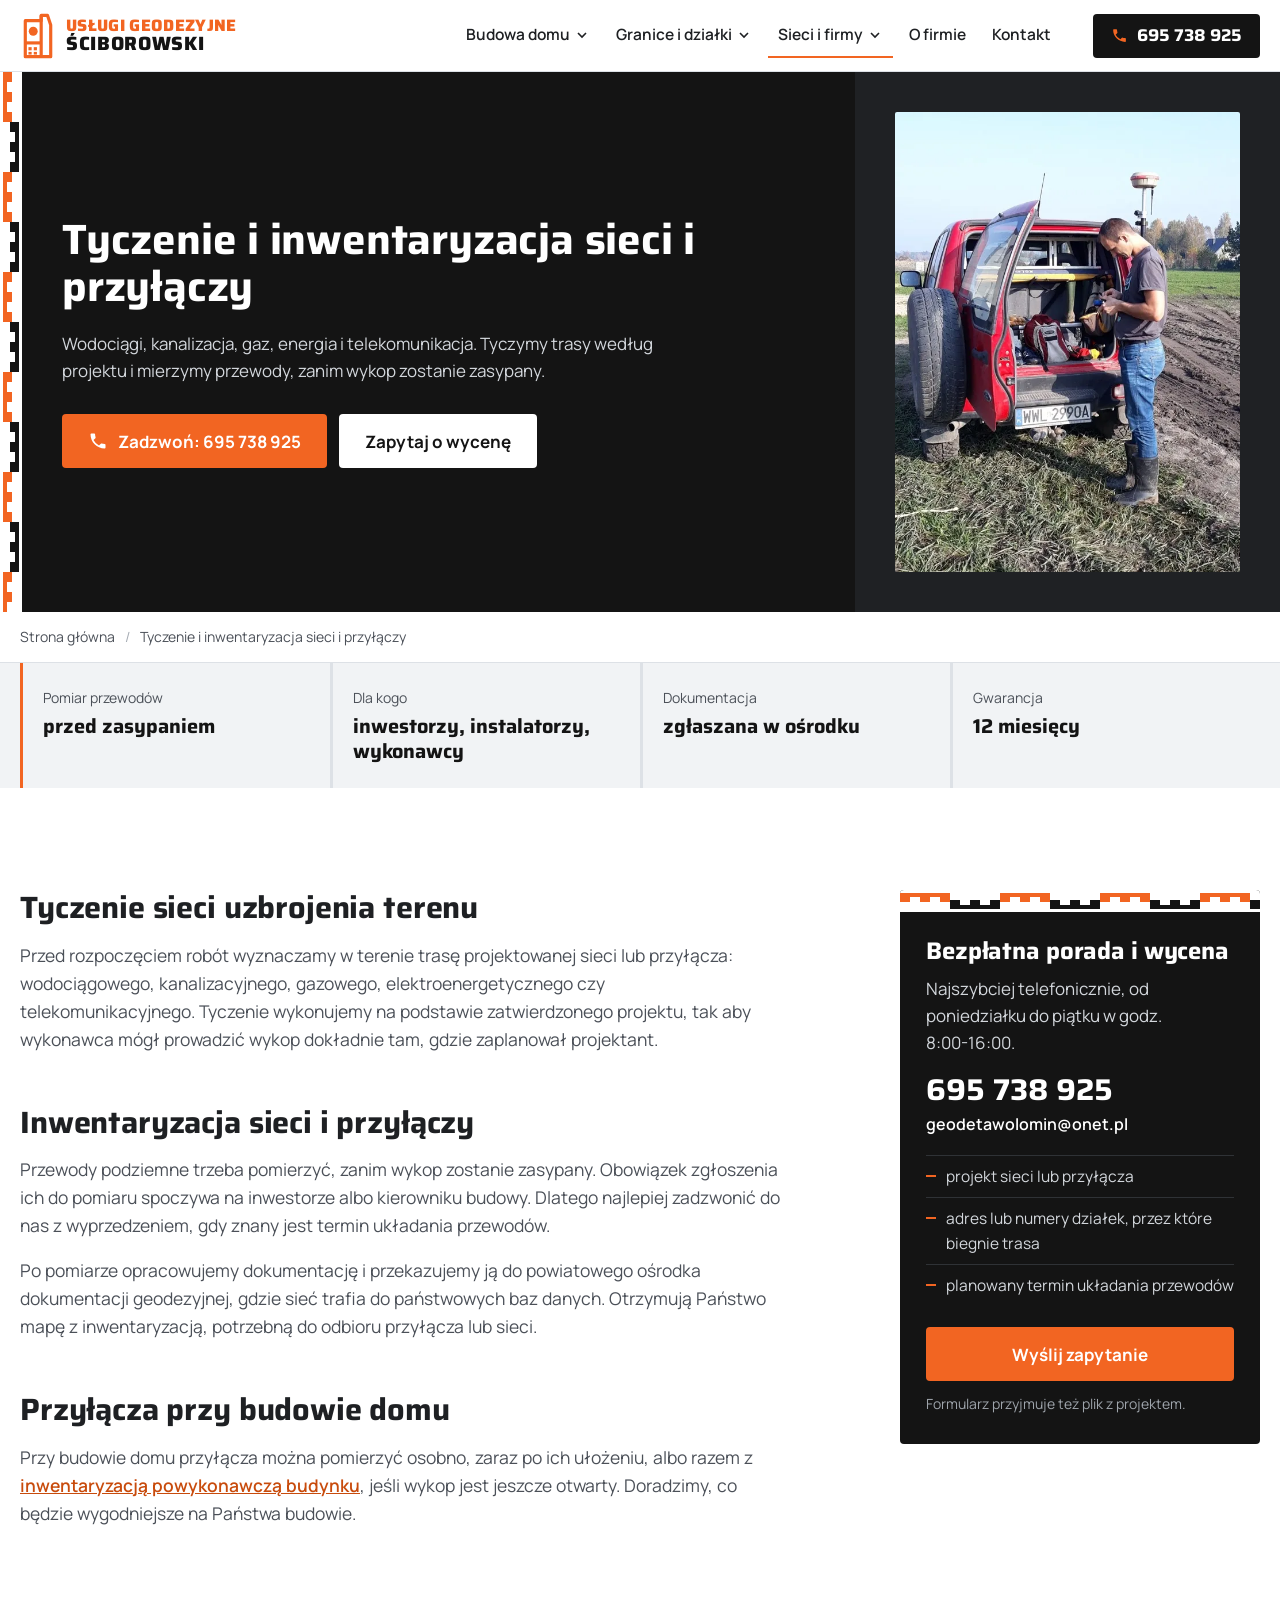
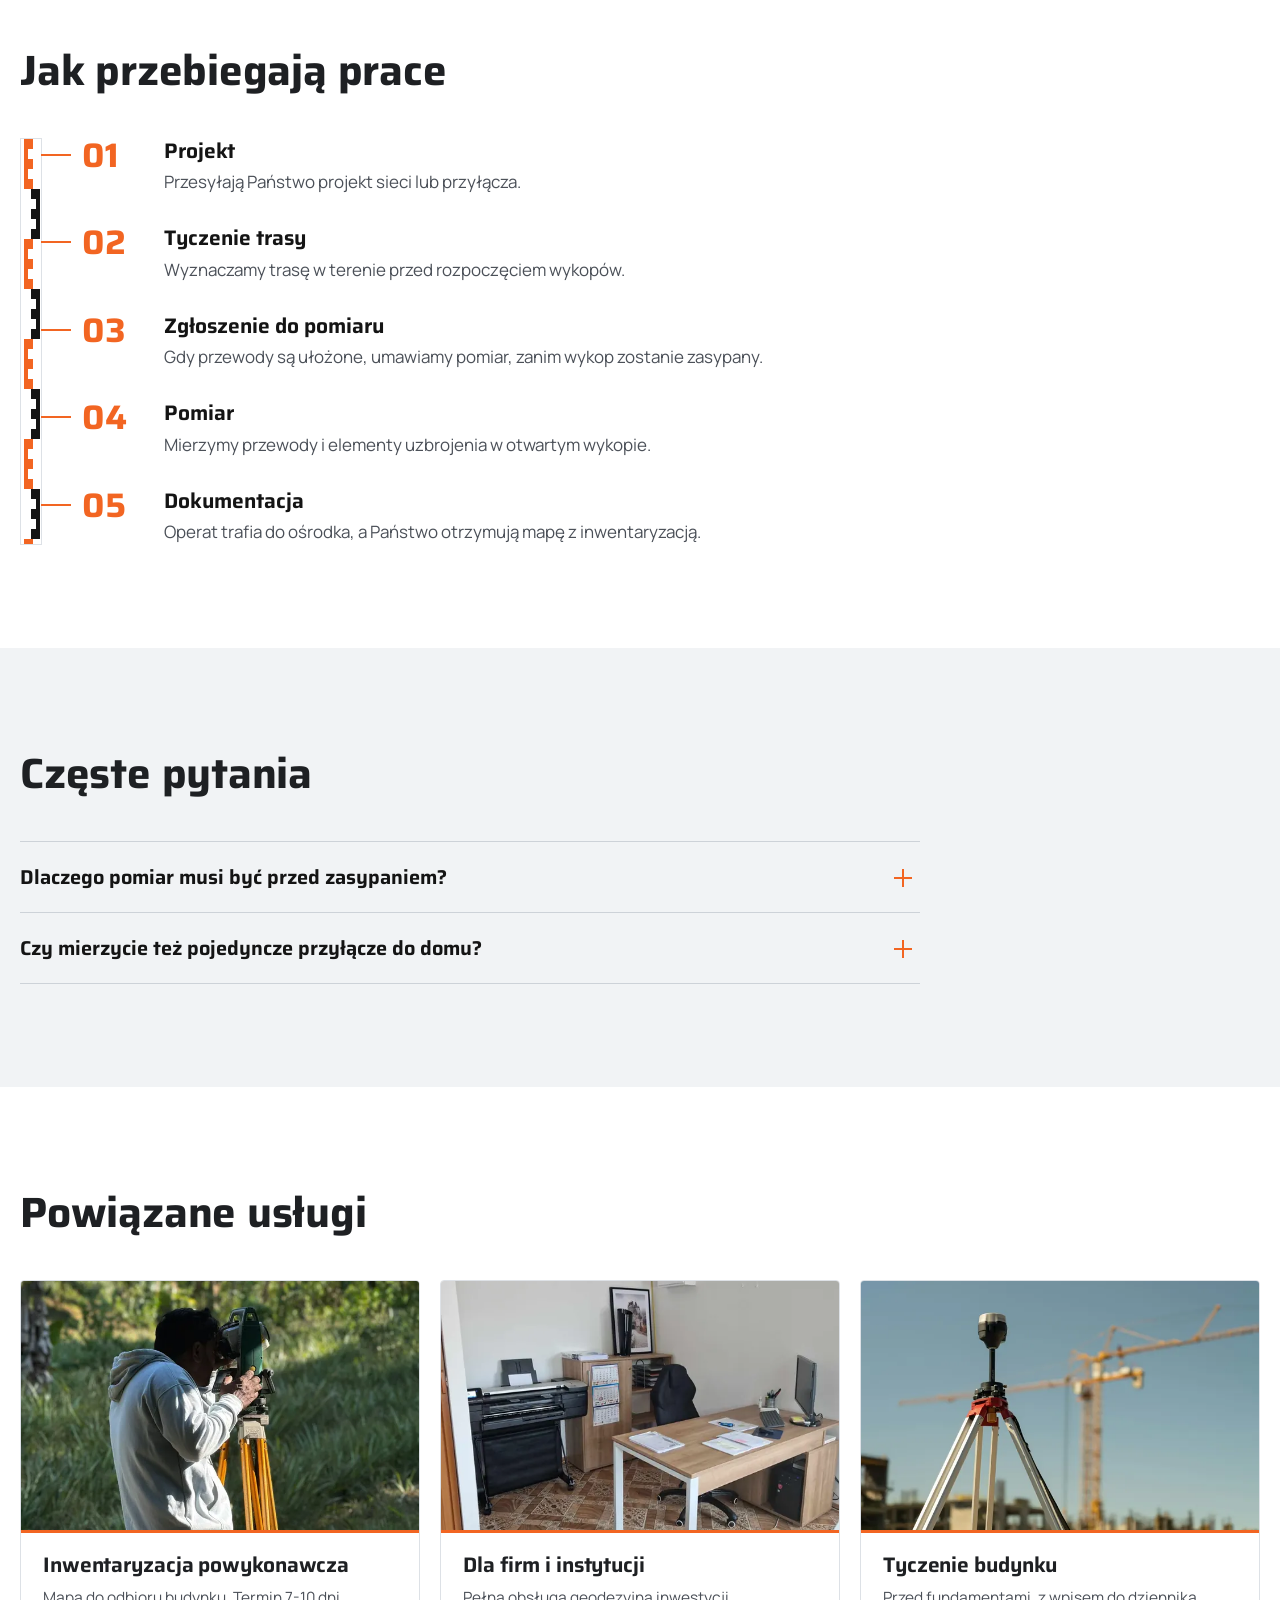
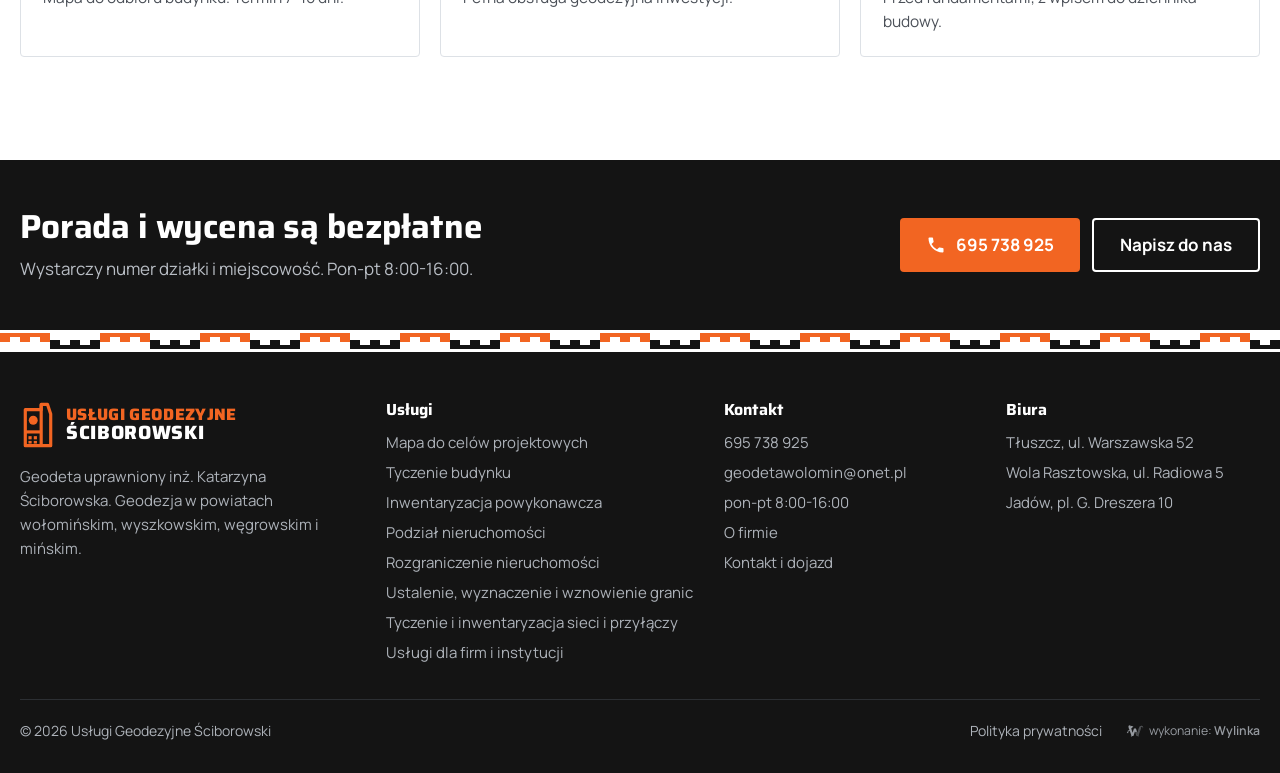
<file: tyczenie-inwentaryzacja-sieci.html>
<!doctype html>
<html lang="pl">
<head>
<meta charset="utf-8">
<meta name="viewport" content="width=device-width,initial-scale=1,viewport-fit=cover">
<meta name="robots" content="noindex, nofollow" data-podglad>
<title>Tyczenie i inwentaryzacja sieci i przyłączy - geodeta Wołomin, Tłuszcz, Jadów</title>
<meta name="description" content="Tyczenie sieci uzbrojenia terenu i przyłączy oraz ich inwentaryzacja przed zasypaniem. Dla inwestorów, instalatorów i wykonawców w powiatach wołomińskim, wyszkowskim, węgrowskim i mińskim.">
<link rel="canonical" href="https://geodeta-wolomin.com.pl/tyczenie-inwentaryzacja-sieci/">
<meta property="og:title" content="Tyczenie i inwentaryzacja sieci i przyłączy - geodeta Wołomin, Tłuszcz, Jadów">
<meta property="og:description" content="Tyczenie sieci uzbrojenia terenu i przyłączy oraz ich inwentaryzacja przed zasypaniem. Dla inwestorów, instalatorów i wykonawców w powiatach wołomińskim, wyszkowskim, węgrowskim i mińskim.">
<meta property="og:type" content="website">
<meta property="og:locale" content="pl_PL">
<meta name="theme-color" content="#F26522">
<link rel="icon" href="data:image/svg+xml,%3Csvg xmlns='http://www.w3.org/2000/svg' viewBox='0 0 32 32'%3E%3Crect width='32' height='32' rx='6' fill='%23F26522'/%3E%3Cpath d='M9 7h9v4h4v14H9z' fill='none' stroke='%23fff' stroke-width='2.4'/%3E%3Ccircle cx='14' cy='15' r='3' fill='%23fff'/%3E%3C/svg%3E">
<link rel="preload" href="fonts/saira-rdzen.woff2" as="font" type="font/woff2" crossorigin>
<link rel="preload" href="fonts/manrope-rdzen.woff2" as="font" type="font/woff2" crossorigin>
<link rel="preload" as="image" href="img/teren-600.webp" imagesrcset="img/teren-600.webp 600w" imagesizes="(min-width:901px) 360px, 100vw" fetchpriority="high">
<style>
@font-face{font-family:Saira;font-weight:100 900;font-display:swap;src:url(fonts/saira-rdzen.woff2) format("woff2");unicode-range:U+0020-007E,U+00A0,U+00A9,U+00AB,U+00B0,U+00B7,U+00BB,U+00D3,U+00D7,U+00F3,U+2013-2014,U+2018-2019,U+201C-201E,U+2022,U+2026,U+20AC}
@font-face{font-family:Saira;font-weight:100 900;font-display:swap;src:url(fonts/saira-pl.woff2) format("woff2");unicode-range:U+0104-0107,U+0118-0119,U+0141-0144,U+015A-015B,U+0179-017C}
@font-face{font-family:Manrope;font-weight:400 800;font-display:swap;src:url(fonts/manrope-rdzen.woff2) format("woff2");unicode-range:U+0020-007E,U+00A0,U+00A9,U+00AB,U+00B0,U+00B7,U+00BB,U+00D3,U+00D7,U+00F3,U+2013-2014,U+2018-2019,U+201C-201E,U+2022,U+2026,U+20AC}
@font-face{font-family:Manrope;font-weight:400 800;font-display:swap;src:url(fonts/manrope-pl.woff2) format("woff2");unicode-range:U+0104-0107,U+0118-0119,U+0141-0144,U+015A-015B,U+0179-017C}
:root{--or:#F26522;--or-d:#C84B0C;--cz:#141414;--tx:#1E2023;--tx2:#4B5058;--sz:#F1F3F5;--li:#DDE1E6;--hh:72px;--w:1240px;--bok:max(20px,calc((100vw - var(--w))/2 - 8px))}
*{box-sizing:border-box}
html{scroll-behavior:smooth;scroll-padding-top:calc(var(--hh) + 12px);-webkit-text-size-adjust:100%}
body{margin:0;background:#fff;color:var(--tx);font:400 17px/1.6 Manrope,"Segoe UI",Arial,sans-serif;overflow-x:hidden}
img{max-width:100%;height:auto;display:block}
a{color:inherit}
h1,h2,h3{font-family:Saira,"Arial Narrow",Arial,sans-serif;font-weight:700;line-height:1.12;margin:0;letter-spacing:-.005em}
h2{font-size:clamp(30px,3.3vw,46px)}
h3{font-size:22px;font-weight:650}
p{margin:0 0 1em}
.nw{white-space:nowrap}
.wrap{width:min(var(--w),100% - 40px);margin-inline:auto}
.btn{display:inline-flex;align-items:center;justify-content:center;gap:10px;min-height:54px;padding:0 26px;background:var(--or);color:#fff;font:700 17px/1 Manrope,Arial,sans-serif;text-decoration:none;border:0;border-radius:4px;cursor:pointer;transition:background .2s,color .2s,border-color .2s}
.btn:hover{background:var(--or-d)}
.btn svg{width:20px;height:20px;flex:none}
.btn.jasny{background:#fff;color:var(--cz)}
.btn.jasny:hover{background:#ffe9dc}
.btn.ramka{background:transparent;color:var(--cz);border:2px solid var(--cz)}
.btn.ramka:hover{background:var(--cz);color:#fff}
.btn.ramka-j{background:transparent;color:#fff;border:2px solid #fff}
.btn.ramka-j:hover{background:#fff;color:var(--cz)}
.przyciski{display:flex;flex-wrap:wrap;gap:12px}
/* lata niwelacyjna - motyw z logo i ikony strony */
.lata-v{background:#fff url("data:image/svg+xml,%3Csvg xmlns='http://www.w3.org/2000/svg' width='22' height='100'%3E%3Cg fill='%23F26522'%3E%3Crect x='3' y='0' width='9' height='10'/%3E%3Crect x='3' y='20' width='9' height='10'/%3E%3Crect x='3' y='40' width='9' height='10'/%3E%3Crect x='3' y='0' width='4' height='50'/%3E%3C/g%3E%3Cg fill='%23141414'%3E%3Crect x='10' y='50' width='9' height='10'/%3E%3Crect x='10' y='70' width='9' height='10'/%3E%3Crect x='10' y='90' width='9' height='10'/%3E%3Crect x='15' y='50' width='4' height='50'/%3E%3C/g%3E%3C/svg%3E") repeat-y 0 0/22px 100px}
.lata-h{background:#fff url("data:image/svg+xml,%3Csvg xmlns='http://www.w3.org/2000/svg' width='100' height='22'%3E%3Cg fill='%23F26522'%3E%3Crect y='3' x='0' height='9' width='10'/%3E%3Crect y='3' x='20' height='9' width='10'/%3E%3Crect y='3' x='40' height='9' width='10'/%3E%3Crect y='3' x='0' height='4' width='50'/%3E%3C/g%3E%3Cg fill='%23141414'%3E%3Crect y='10' x='50' height='9' width='10'/%3E%3Crect y='10' x='70' height='9' width='10'/%3E%3Crect y='10' x='90' height='9' width='10'/%3E%3Crect y='15' x='50' height='4' width='50'/%3E%3C/g%3E%3C/svg%3E") repeat-x 0 0/100px 22px}

/* naglowek */
.top{position:sticky;top:0;z-index:50;height:var(--hh);background:#fff;border-bottom:1px solid var(--li)}
.top .wrap{height:100%;display:flex;align-items:center;gap:24px}
.logo{display:flex;align-items:center;gap:10px;text-decoration:none;flex:none}
.logo svg{width:36px;height:49px;flex:none}
.logo span{font:800 16.5px/1.02 Saira,Arial,sans-serif;letter-spacing:.02em;color:var(--or);text-transform:uppercase}
.logo b{display:block;color:var(--cz);font-weight:800;font-size:19.2px;letter-spacing:.035em}
.menu{display:flex;align-items:center;gap:6px;margin-left:auto}
.menu .pm,.menu .rozw{display:inline-flex;align-items:center;gap:4px;text-decoration:none;font:600 15.5px/1 Manrope,Arial,sans-serif;color:var(--tx);padding:10px 10px;background:none;border:0;border-bottom:2px solid transparent;cursor:pointer;height:44px}
.menu .rozw svg{width:16px;height:16px;transition:transform .2s}
.menu .pm:hover,.menu .rozw:hover{color:var(--or-d)}
.menu .akt>.rozw,.menu .pm.akt{border-bottom-color:var(--or)}
.grupa{position:relative}
.pod-menu{position:absolute;top:calc(100% + 13px);left:-6px;min-width:300px;background:#fff;border:1px solid var(--li);border-top:3px solid var(--or);box-shadow:0 14px 30px rgba(20,20,20,.12);padding:8px 0;display:none}
.pod-menu::before{content:"";position:absolute;left:0;right:0;top:-17px;height:16px}
.pod-menu a{display:block;padding:11px 20px;text-decoration:none;font-weight:600;font-size:15.5px}
.pod-menu a:hover{background:var(--sz);color:var(--or-d)}
.pod-menu a[aria-current]{color:var(--or-d);box-shadow:inset 3px 0 0 var(--or)}
.grupa:hover .pod-menu,.grupa:focus-within .pod-menu,.grupa.otw .pod-menu{display:block}
.grupa:hover .rozw svg,.grupa.otw .rozw svg{transform:rotate(180deg)}
.top .tel{display:inline-flex;align-items:center;gap:9px;text-decoration:none;font:700 17px/1 Saira,Arial,sans-serif;color:#fff;background:var(--cz);padding:0 18px;height:44px;border-radius:4px;white-space:nowrap;margin-left:8px}
.top .tel svg{width:17px;height:17px;color:var(--or)}
.hb{display:none;width:46px;height:46px;border:0;background:none;padding:11px;cursor:pointer;margin-right:-11px}
.hb i{display:block;height:2px;background:var(--cz);margin:5px 0;transition:transform .25s,opacity .2s}
.hb[aria-expanded=true] i:nth-child(1){transform:translateY(7px) rotate(45deg)}
.hb[aria-expanded=true] i:nth-child(2){opacity:0}
.hb[aria-expanded=true] i:nth-child(3){transform:translateY(-7px) rotate(-45deg)}

/* pierwszy ekran strony glownej */
.hero{position:relative;min-height:calc(100svh - var(--hh));display:flex;align-items:center;color:#fff;overflow:hidden;background:#4f6f86;padding:0}
.hero picture,.hero picture img{position:absolute;inset:0;width:100%;height:100%}
.hero picture img{object-fit:cover;object-position:50% 50%}
.hero::after{content:"";position:absolute;inset:0;background:linear-gradient(90deg,rgba(12,16,14,.80) 0%,rgba(12,16,14,.62) 34%,rgba(12,16,14,.18) 58%,rgba(12,16,14,0) 72%)}
.hero .lata-v{position:absolute;left:0;top:0;bottom:0;width:22px;z-index:2}
.hero-in{position:relative;z-index:3;padding:56px 0 64px}
.hero h1{font-size:clamp(38px,3.9vw,60px);max-width:13.5em;font-weight:700}
.hero .lead{font-size:clamp(17px,1.25vw,20px);max-width:34em;margin:22px 0 32px;color:#EEF1EE}
.hero .pod{margin:16px 0 0;font-size:15px;color:#DCE2DD}

/* pierwszy ekran podstron: ciemny blok z lata + zdjecie do krawedzi */
.ph{display:grid;grid-template-columns:minmax(0,1fr) minmax(0,min(48vw,1000px));background:var(--cz);color:#fff;min-height:min(540px,calc(100svh - var(--hh)))}
.ph-txt{position:relative;padding:64px clamp(28px,4vw,64px) 64px max(62px,var(--bok));display:flex;flex-direction:column;justify-content:center}
.ph-txt .lata-v{position:absolute;left:0;top:0;bottom:0;width:22px}
.ph h1{font-size:clamp(34px,3.3vw,52px);max-width:15em}
.ph .lead{font-size:clamp(17px,1.2vw,19.5px);color:#D3D7DC;max-width:36em;margin:20px 0 30px}
.ph-img{position:relative;overflow:hidden;background:#2a2c30}
.ph-img img{position:absolute;inset:0;width:100%;height:100%;object-fit:cover}
.ph.ram{grid-template-columns:minmax(0,1fr) auto}
.ph.ram .ph-img{background:#1f2124;display:flex;align-items:center;padding:40px max(40px,calc(var(--bok) - 20px)) 40px 40px}
.ph.ram .ph-img img{position:static;width:auto;height:auto;max-height:460px;max-width:360px;border-radius:2px}
.okruszki{border-bottom:1px solid var(--li);font-size:14px;color:var(--tx2)}
.okruszki ol{list-style:none;margin:0 auto;padding:14px 0;display:flex;flex-wrap:wrap;gap:4px 10px}
.okruszki li+li::before{content:"/";margin-right:10px;color:#A5ABB3}
.okruszki a{text-decoration:none}
.okruszki a:hover{color:var(--or-d)}

/* fakty pod pierwszym ekranem */
.pas-fakty{background:var(--sz);padding:0}
.pas-fakty dl{margin:0 auto;display:grid;grid-template-columns:repeat(auto-fit,minmax(200px,1fr));gap:0}
.pas-fakty div{padding:24px 24px 24px 20px;border-left:3px solid var(--or)}
.pas-fakty div+div{border-left-color:var(--li)}
.pas-fakty dt{font-size:14px;color:var(--tx2)}
.pas-fakty dd{margin:4px 0 0;font:700 20px/1.25 Saira,Arial,sans-serif;color:var(--cz)}

/* sekcje */
section{padding:clamp(64px,8vw,112px) 0}
.szary{background:var(--sz)}
section.bez-gory{padding-top:0}
.wstep{max-width:760px;margin-bottom:44px}
.wstep p{color:var(--tx2);font-size:18px;margin-top:16px}

/* tresc podstrony */
.tresc{display:grid;grid-template-columns:minmax(0,1fr) 360px;gap:clamp(32px,6vw,88px);align-items:start}
.art{max-width:760px}
.art h2{font-size:clamp(26px,2.4vw,34px);margin:52px 0 16px}
.art h2:first-child{margin-top:0}
.art h3{margin:28px 0 10px}
.art p,.art li{color:var(--tx2);font-size:17.5px}
.art ul{padding:0;margin:0 0 1.2em;list-style:none}
.art ul li{position:relative;padding:6px 0 6px 24px}
.art ul li::before{content:"";position:absolute;left:0;top:19px;width:12px;height:2px;background:var(--or)}
.art strong{color:var(--tx)}
.art figure{margin:32px 0;border:1px solid var(--li);border-radius:4px;padding:14px;background:#fff;max-width:620px}
.art figure img{margin-inline:auto}
.art figcaption{font-size:14px;color:var(--tx2);margin-top:10px}
.art a{color:var(--or-d);font-weight:600}
.trzy{display:grid;grid-template-columns:repeat(3,minmax(0,1fr));gap:16px;margin:8px 0 12px}
.trzy div{border-top:3px solid var(--or);background:var(--sz);padding:18px 18px 6px}
.trzy h3{margin:0 0 8px;font-size:20px}
.trzy p{font-size:16px}
.bok{position:sticky;top:calc(var(--hh) + 24px);background:var(--cz);color:#D3D7DC;border-radius:4px;overflow:hidden}
.bok .lata-h{height:22px}
.bok-in{padding:26px 26px 28px}
.bok h2{font-size:24px;color:#fff;margin-bottom:10px}
.bok .duzy{display:block;font:700 30px/1.1 Saira,Arial,sans-serif;color:#fff;text-decoration:none;margin:16px 0 4px}
.bok .duzy:hover{color:var(--or)}
.bok .mail{color:#fff;font-weight:600;text-decoration:none;font-size:16px;word-break:break-all}
.bok ul{list-style:none;margin:18px 0 22px;padding:0;font-size:15.5px}
.bok li{padding:8px 0 8px 20px;border-top:1px solid #2f3236;position:relative}
.bok li::before{content:"";position:absolute;left:0;top:19px;width:10px;height:2px;background:var(--or)}
.bok .btn{width:100%}
.bok small{display:block;margin-top:12px;font-size:14px;color:#9EA4AB}

/* kroki na lacie */
.kroki{position:relative;list-style:none;margin:0;padding:0 0 0 62px;counter-reset:k;display:grid;gap:30px;max-width:900px}
.kroki .lata-v{position:absolute;left:0;top:0;bottom:0;width:22px;border:1px solid var(--li)}
.kroki li{position:relative;counter-increment:k;display:grid;grid-template-columns:64px minmax(0,1fr);gap:4px 18px}
.kroki li::before{content:counter(k,decimal-leading-zero);font:700 34px/1 Saira,Arial,sans-serif;color:var(--or)}
.kroki li::after{content:"";position:absolute;left:-41px;top:16px;width:30px;height:2px;background:var(--or)}
.kroki b{display:block;font:650 21px/1.25 Saira,Arial,sans-serif;color:var(--cz);margin-bottom:4px}
.kroki span{color:var(--tx2)}

/* pytania */
.faq{max-width:900px}
.faq details{border-bottom:1px solid #CDD2D8;background:none}
.faq details:first-of-type{border-top:1px solid #CDD2D8}
.faq summary{list-style:none;cursor:pointer;padding:22px 52px 22px 0;position:relative;font:650 20px/1.3 Saira,Arial,sans-serif;color:var(--cz)}
.faq summary::-webkit-details-marker{display:none}
.faq summary::before,.faq summary::after{content:"";position:absolute;right:8px;top:50%;width:18px;height:2px;background:var(--or);transition:transform .2s}
.faq summary::after{transform:rotate(90deg)}
.faq details[open] summary::after{transform:rotate(0)}
.faq details p{color:var(--tx2);margin:0 0 22px;max-width:46em}

/* powiazane uslugi */
.karty{display:grid;grid-template-columns:repeat(3,minmax(0,1fr));gap:20px}
.karta{display:flex;flex-direction:column;text-decoration:none;background:#fff;border:1px solid var(--li);border-radius:4px;overflow:hidden;transition:border-color .2s,transform .2s}
.karta:hover{border-color:var(--or);transform:translateY(-2px)}
.karta figure{margin:0;aspect-ratio:16/10;overflow:hidden;background:var(--li)}
.karta figure img{width:100%;height:100%;object-fit:cover}
.karta div{padding:20px 22px 22px;border-top:3px solid var(--or)}
.karta h3{font-size:21px;margin-bottom:8px}
.karta p{color:var(--tx2);font-size:15.5px;margin:0}

/* pas z telefonem */
.pas-cta{background:var(--cz);color:#fff;padding:0}
.pas-cta .wrap{display:flex;flex-wrap:wrap;align-items:center;justify-content:space-between;gap:24px;padding:48px 0}
.pas-cta h2{font-size:clamp(26px,2.6vw,38px)}
.pas-cta p{color:#B9BEC5;margin:10px 0 0}

/* budowa - trzy pomiary na lacie (strona glowna) */
.etapy{position:relative;display:grid;gap:56px;padding-left:62px}
.etapy .lata-v{position:absolute;left:0;top:0;bottom:0;width:22px;border:1px solid var(--li)}
.etap{position:relative;display:grid;grid-template-columns:minmax(0,1.05fr) minmax(0,1fr);gap:clamp(24px,4vw,56px);align-items:center}
.etap::before{content:"";position:absolute;left:-41px;top:50%;width:30px;height:2px;background:var(--or)}
.etap figure{margin:0;aspect-ratio:4/3;overflow:hidden;border-radius:4px;background:var(--li)}
.etap figure img{width:100%;height:100%;object-fit:cover;transition:transform .4s}
.etap figure a:hover img{transform:scale(1.03)}
.etap .kiedy{font-weight:700;color:var(--or-d);font-size:15px;margin:0 0 8px}
.etap h3{font-size:clamp(24px,2.2vw,30px);margin-bottom:14px}
.etap h3 a{text-decoration:none}
.etap h3 a:hover{color:var(--or-d)}
.etap p{color:var(--tx2)}
.fakty{display:flex;flex-wrap:wrap;gap:8px 28px;margin:18px 0 22px;padding:16px 0 0;border-top:1px solid var(--li);font-size:15.5px}
.fakty div{min-width:0}
.fakty dt{color:var(--tx2);font-size:13.5px}
.fakty dd{margin:0;font-weight:700}
.btn.maly{min-height:46px;font-size:15.5px;padding:0 20px}

/* granice - ciemna sekcja */
.ciemna{background:var(--cz);color:#E9EBEE}
.ciemna .wstep p{color:#B9BEC5}
.gr{display:grid;grid-template-columns:minmax(0,1fr) minmax(0,1.25fr);gap:clamp(28px,5vw,72px);align-items:start}
.gr figure{margin:0;border-radius:4px;overflow:hidden}
.gr figure img{width:100%;aspect-ratio:3/4;object-fit:cover;object-position:50% 40%}
.lista{list-style:none;margin:0;padding:0;border-top:1px solid #33363b}
.lista li{border-bottom:1px solid #33363b}
.lista a{padding:22px 40px 22px 0;display:grid;grid-template-columns:minmax(0,15em) minmax(0,1fr);gap:8px 28px;text-decoration:none;position:relative}
.lista a::after{content:"";position:absolute;right:6px;top:50%;width:10px;height:10px;border-top:2px solid var(--or);border-right:2px solid var(--or);transform:translateY(-50%) rotate(45deg);transition:right .2s}
.lista a:hover::after{right:0}
.lista a:hover b{color:var(--or)}
.lista b{font:650 21px/1.25 Saira,Arial,sans-serif;color:#fff;transition:color .2s}
.lista span{color:#B9BEC5}
.lista b::before{content:"";display:inline-block;width:10px;height:10px;background:var(--or);margin-right:12px;vertical-align:2px}

/* firmy */
.firmy{display:grid;grid-template-columns:minmax(0,1fr) minmax(0,1fr);gap:clamp(28px,5vw,72px);align-items:center}
.firmy ul{margin:0 0 28px;padding:0;list-style:none;columns:2;column-gap:28px}
.firmy li{break-inside:avoid;padding:12px 0 12px 22px;position:relative;border-bottom:1px solid var(--li);font-weight:600}
.firmy li::before{content:"";position:absolute;left:0;top:21px;width:10px;height:2px;background:var(--or)}
.firmy figure{margin:0;border-radius:4px;overflow:hidden}
.firmy figure img{width:100%;aspect-ratio:4/3;object-fit:cover;object-position:50% 60%}

/* o nas */
.onas{display:grid;grid-template-columns:minmax(0,.8fr) minmax(0,1.2fr);gap:clamp(28px,5vw,72px);align-items:center}
.onas figure{margin:0;max-width:440px}
.onas figure img{width:100%;height:auto;border-radius:4px}
.onas figcaption{font-size:14px;color:var(--tx2);margin-top:10px}
.osoby{display:grid;grid-template-columns:1fr 1fr;gap:24px;margin:28px 0}
.osoby div{border-top:3px solid var(--or);padding-top:14px}
.osoby b{display:block;font:700 19px/1.25 Saira,Arial,sans-serif}
.osoby span{color:var(--tx2);font-size:15.5px}

/* galeria biur */
.galeria{position:relative;margin-bottom:40px}
.tor{display:flex;gap:14px;overflow-x:auto;scroll-snap-type:x mandatory;scrollbar-width:none;cursor:grab;-webkit-overflow-scrolling:touch}
.tor::-webkit-scrollbar{display:none}
.tor.ciag{cursor:grabbing;scroll-snap-type:none}
.tor figure{margin:0;flex:none;scroll-snap-align:start}
.tor img{height:clamp(260px,32vw,420px);width:auto;border-radius:4px;user-select:none;-webkit-user-drag:none}
.tor figcaption{font-size:14px;color:var(--tx2);margin-top:8px}
.strz{display:flex;gap:10px;justify-content:flex-end;margin-top:14px}
.strz button{width:46px;height:46px;border:1px solid var(--li);background:#fff;border-radius:4px;cursor:pointer;display:grid;place-items:center}
.strz button:hover{border-color:var(--or)}
.strz svg{width:20px;height:20px}
.adresy{display:grid;grid-template-columns:repeat(3,minmax(0,1fr));gap:20px}
.adres{background:#fff;border:1px solid var(--li);border-radius:4px;padding:24px;display:flex;flex-direction:column}
.adres h3{font-size:21px;margin-bottom:6px}
.adres p{color:var(--tx2);margin:0 0 16px}
.adres a{margin-top:auto;font-weight:700;color:var(--or-d);text-decoration:none}
.adres a:hover{text-decoration:underline}
.godz{margin-top:22px;color:var(--tx2)}

/* biura z mapami (kontakt) */
.biura{display:grid;gap:28px}
.biuro{display:grid;grid-template-columns:minmax(0,.8fr) minmax(0,1.2fr);border:1px solid var(--li);border-radius:4px;overflow:hidden;background:#fff}
.biuro-txt{padding:28px;border-left:4px solid var(--or)}
.biuro-txt h3{font-size:clamp(24px,2vw,28px);margin-bottom:10px}
.biuro-txt p{color:var(--tx2);margin:0 0 14px}
.biuro iframe{display:block;width:100%;height:100%;min-height:320px;border:0;background:var(--li)}

/* kontakt */
.kont{display:grid;grid-template-columns:minmax(0,.9fr) minmax(0,1.1fr);gap:clamp(28px,5vw,72px);align-items:start}
.kont .duzy{display:block;font:700 clamp(30px,3vw,40px)/1.1 Saira,Arial,sans-serif;color:var(--cz);text-decoration:none;margin:22px 0 6px}
.kont .duzy:hover{color:var(--or-d)}
.kont .mail{font-weight:700;font-size:18px;text-decoration:none;color:var(--or-d)}
.kont ul{padding:0;margin:26px 0 0;list-style:none;color:var(--tx2)}
.kont li{padding:10px 0;border-top:1px solid var(--li)}
form{background:#fff;border:1px solid var(--li);border-radius:4px;padding:clamp(20px,3vw,34px);display:grid;grid-template-columns:1fr 1fr;gap:16px}
label{display:grid;gap:6px;font-size:14.5px;font-weight:600;min-width:0}
label.cala{grid-column:1/-1}
input,select,textarea{font:inherit;font-size:16px;width:100%;padding:12px 14px;border:1px solid #C9CED5;border-radius:4px;background:#fff;color:var(--tx);min-width:0}
input:focus,select:focus,textarea:focus{outline:2px solid var(--or);outline-offset:0;border-color:var(--or)}
textarea{min-height:110px;resize:vertical}
input[type=file]{padding:9px;font-size:14.5px}
form .btn{grid-column:1/-1;width:100%}
.zgoda{grid-column:1/-1;display:flex;gap:10px;align-items:flex-start;font-weight:400;font-size:14px;color:var(--tx2)}
.zgoda input{width:20px;height:20px;flex:none;margin-top:2px;accent-color:var(--or)}
.zgoda a{color:var(--or-d)}
.info{grid-column:1/-1;margin:0;font-size:14px;color:var(--tx2);min-height:1.4em}

/* polityka */
.prawne{max-width:820px}
.prawne h2{font-size:26px;margin:40px 0 12px}
.prawne p,.prawne li{color:var(--tx2)}

/* stopka */
.stopka{background:var(--cz);color:#AEB3BA;font-size:15px}
.stopka .lata-h{height:22px}
.stopka .wrap{display:grid;grid-template-columns:1.2fr 1.1fr .9fr .9fr;gap:28px;padding:48px 0 30px}
.stopka h4{font:700 16px/1.2 Saira,Arial,sans-serif;color:#fff;margin:0 0 12px}
.stopka p{margin:0 0 6px}
.stopka a{text-decoration:none}
.stopka a:hover{color:#fff}
.stopka .logo span{color:var(--or)}
.stopka .logo b{color:#fff}
.stopka .dol{grid-column:1/-1;display:flex;flex-wrap:wrap;align-items:center;justify-content:space-between;gap:12px 24px;border-top:1px solid #2c2f33;padding-top:20px;font-size:14px}
.stopka .dol span{margin-right:auto}
.wylinka-badge{display:inline-flex;align-items:center;gap:.4em;color:inherit;text-decoration:none;font-size:.875em;line-height:1;opacity:.85}
.wylinka-badge:hover,.wylinka-badge:focus-visible{opacity:1}
.wylinka-badge:focus-visible{outline:2px solid currentColor;outline-offset:3px;border-radius:2px}
.wylinka-badge svg{width:18px;height:18px;flex:none;overflow:visible}
.wylinka-badge b{font-weight:600}
.wylinka-badge .wy-old{opacity:.45;transform-origin:40px 30px;transition:transform .32s cubic-bezier(.3,.7,.4,1),opacity .32s ease-out}
.wylinka-badge .wy-pod{opacity:0;transition:opacity .2s ease-out .08s}
.wylinka-badge:hover .wy-old,.wylinka-badge:focus-visible .wy-old{transform:translate(9px,7px) rotate(9deg);opacity:0}
.wylinka-badge:hover .wy-pod,.wylinka-badge:focus-visible .wy-pod{opacity:1}
@media (prefers-reduced-motion:reduce){.wylinka-badge .wy-old,.wylinka-badge .wy-pod{transition:none}.wylinka-badge:hover .wy-old,.wylinka-badge:focus-visible .wy-old{transform:none;opacity:.45}.wylinka-badge:hover .wy-pod,.wylinka-badge:focus-visible .wy-pod{opacity:0}}

/* pasek na telefonie */
.mob{display:none}

@media (max-width:1180px){
 .menu .pm,.menu .rozw{font-size:15px;padding:10px 7px}
 .top .tel span{display:none}.top .tel{padding:0 13px}
}
@media (max-width:980px){
 .menu{position:fixed;top:var(--hh);left:0;right:0;bottom:0;background:#fff;flex-direction:column;align-items:stretch;gap:0;padding:8px 20px 40px;transform:translateX(100%);transition:transform .28s;overflow:auto}
 .menu.otw{transform:none}
 .menu .pm{font:650 22px/1.3 Saira,Arial,sans-serif;padding:16px 0;height:auto;border-bottom:1px solid var(--li)}
 .menu .pm.akt{color:var(--or-d);border-bottom-color:var(--li)}
 .grupa{border-bottom:1px solid var(--li);padding:14px 0 10px}
 .menu .rozw{font:650 14px/1.3 Manrope,Arial,sans-serif;color:var(--tx2);padding:0;height:auto;border:0;cursor:default;pointer-events:none}
 .menu .rozw svg{display:none}
 .pod-menu{display:block;position:static;box-shadow:none;border:0;padding:4px 0 0;min-width:0}
 .pod-menu::before{display:none}
 .pod-menu a{font:650 20px/1.3 Saira,Arial,sans-serif;padding:9px 0}
 .pod-menu a[aria-current]{box-shadow:none;padding-left:14px;border-left:3px solid var(--or)}
 .hb{display:block}
 .top .tel{margin-left:auto;height:42px}
 .tresc{grid-template-columns:minmax(0,1fr)}
 .bok{position:static;max-width:560px}
 .karty{grid-template-columns:minmax(0,1fr) minmax(0,1fr)}
 .biuro{grid-template-columns:minmax(0,1fr)}
 .biuro iframe{height:300px;min-height:0}
}
@media (max-width:900px){
 .etap,.gr,.firmy,.onas,.kont{grid-template-columns:minmax(0,1fr)}
 .gr figure img{aspect-ratio:16/10}
 .adresy{grid-template-columns:minmax(0,1fr)}
 .stopka .wrap{grid-template-columns:1fr 1fr}
 .stopka .st-firma{grid-column:1/-1}
 .ph{grid-template-columns:minmax(0,1fr);min-height:0}
 .ph-img{order:-1;aspect-ratio:16/8;max-height:34svh;width:100%}
 .ph.ram{grid-template-columns:minmax(0,1fr)}
 .ph.ram .ph-img{padding:0;display:block}
 .ph.ram .ph-img img{position:absolute;inset:0;width:100%;height:100%;max-width:none;max-height:none;object-fit:cover;border-radius:0}
 .ph-txt{padding:40px 20px 44px 62px}
 .trzy{grid-template-columns:minmax(0,1fr)}
}
@media (max-width:760px){
 :root{--hh:62px}
 body{font-size:16.5px}
 .wrap{width:calc(100% - 32px)}
 .logo svg{width:28px;height:38px}
 .logo span{font-size:12.6px}.logo b{font-size:14.6px}
 .top .tel{width:42px;padding:0;justify-content:center}
 .hero{flex-direction:column;align-items:stretch;background:var(--cz)}
 .hero picture{position:relative;inset:auto;flex:1 1 auto;min-height:180px;height:auto;width:100%}
 .hero picture img{object-position:68% 60%}
 .hero picture::after{content:"";position:absolute;left:0;right:0;bottom:0;height:40%;background:linear-gradient(180deg,rgba(20,20,20,0),rgba(20,20,20,.85))}
 .hero::after{display:none}
 .hero .lata-v{display:none}
 .hero-in{padding:22px 0 26px;margin-top:-1px}
 .hero h1{font-size:clamp(29px,min(8.2vw,5.1svh),40px)}
 .hero .lead{font-size:clamp(15.5px,min(4.2vw,2.5svh),17px);margin:14px 0 24px;line-height:1.5}
 .hero .btn{width:100%}
 .hero .pod{font-size:14px;margin-top:12px}
 .ph-img{aspect-ratio:16/9;max-height:30svh}
 .ph-img img{object-position:50% 25%}
 .ph-txt{padding:24px 16px 28px}
 .ph-txt .lata-v{display:none}
 .ph h1{font-size:clamp(26px,min(7.4vw,4.6svh),34px)}
 .ph .lead{font-size:clamp(15.5px,min(4.1vw,2.5svh),17px);margin:12px 0 24px;line-height:1.5}
 .ph .przyciski{display:grid;grid-template-columns:1fr 1fr;gap:10px}
 .ph .btn{min-height:50px;padding:0 10px;font-size:15.5px}
 .ph .nr{display:none}
 .pas-fakty dl{grid-template-columns:1fr 1fr}
 .pas-fakty div{padding:16px 12px 16px 14px;border-left:3px solid var(--or)!important;border-bottom:1px solid var(--li)}
 .pas-fakty dd{font-size:17px}
 .art h2{margin-top:40px}
 .art p,.art li{font-size:16.5px}
 .kroki{padding-left:36px;gap:24px}
 .kroki .lata-v{width:16px;background-size:16px 72px}
 .kroki li{grid-template-columns:minmax(0,1fr)}
 .kroki li::before{font-size:26px}
 .kroki li::after{left:-22px;top:12px;width:16px}
 .faq summary{font-size:18px}
 .karty{grid-template-columns:minmax(0,1fr)}
 .karta{flex-direction:row}
 .karta figure{flex:0 0 38%;aspect-ratio:auto;position:relative;min-height:112px}
 .karta figure img{position:absolute;inset:0}
 .karta div{border-top:0;border-left:3px solid var(--or);padding:14px 14px 16px}
 .karta h3{font-size:18.5px}
 .karta p{font-size:14.5px}
 .pas-cta .btn{width:100%}
 .etapy{padding-left:36px;gap:44px}
 .etapy .lata-v{width:16px;background-size:16px 72px}
 .etap::before{left:-22px;top:28px;width:16px}
 .lista a{grid-template-columns:minmax(0,1fr);gap:6px}
 .onas figure{max-width:240px}
 .gr figure img{aspect-ratio:4/3}
 .firmy ul{columns:1}
 .osoby{grid-template-columns:minmax(0,1fr)}
 form{grid-template-columns:minmax(0,1fr)}
 .biuro-txt{padding:22px 20px}
 .stopka .wrap{gap:22px 18px;padding-top:36px}
 .stopka .st-uslugi{grid-column:1/-1}
 .mob{display:grid;grid-template-columns:1fr 1fr;position:fixed;left:0;right:0;bottom:0;z-index:40;background:#fff;border-top:1px solid var(--li);padding:8px 10px calc(8px + env(safe-area-inset-bottom));gap:8px;transform:translateY(110%);transition:transform .25s}
 .mob.widac{transform:none}
 .mob .btn{min-height:48px;padding:0 10px;font-size:15.5px}
 .mob .btn.cz{background:var(--cz)}
 .stopka{padding-bottom:70px}
}
@media (min-width:761px) and (max-height:760px){
 .hero h1{font-size:clamp(34px,3.4vw,50px)}
 .hero .lead{margin:16px 0 24px}
 .hero-in{padding:36px 0 40px}
}
@media (prefers-reduced-motion:reduce){*{transition:none!important;scroll-behavior:auto!important}}

</style>
<script type="application/ld+json">{"@context": "https://schema.org", "@type": "Service", "name": "Tyczenie i inwentaryzacja sieci i przyłączy", "serviceType": "Tyczenie i inwentaryzacja sieci i przyłączy", "description": "Tyczenie sieci uzbrojenia terenu i przyłączy oraz ich inwentaryzacja przed zasypaniem. Dla inwestorów, instalatorów i wykonawców w powiatach wołomińskim, wyszkowskim, węgrowskim i mińskim.", "provider": {"@id": "https://geodeta-wolomin.com.pl/#firma"}, "areaServed": ["powiat wołomiński", "powiat wyszkowski", "powiat węgrowski", "powiat miński"], "url": "https://geodeta-wolomin.com.pl/tyczenie-inwentaryzacja-sieci/"}</script><script type="application/ld+json">{"@context": "https://schema.org", "@type": "BreadcrumbList", "itemListElement": [{"@type": "ListItem", "position": 1, "name": "Strona główna", "item": "https://geodeta-wolomin.com.pl/"}, {"@type": "ListItem", "position": 2, "name": "Tyczenie i inwentaryzacja sieci i przyłączy", "item": "https://geodeta-wolomin.com.pl/tyczenie-inwentaryzacja-sieci/"}]}</script><script type="application/ld+json">{"@context": "https://schema.org", "@type": "FAQPage", "mainEntity": [{"@type": "Question", "name": "Dlaczego pomiar musi być przed zasypaniem?", "acceptedAnswer": {"@type": "Answer", "text": "Tylko w otwartym wykopie da się dokładnie pomierzyć położenie przewodów. Po zasypaniu inwentaryzacja jest trudna lub niemożliwa bez odkopywania."}}, {"@type": "Question", "name": "Czy mierzycie też pojedyncze przyłącze do domu?", "acceptedAnswer": {"@type": "Answer", "text": "Tak. Mierzymy zarówno sieci, jak i pojedyncze przyłącza do budynków."}}]}</script>
</head>
<body class="">
<svg width="0" height="0" style="position:absolute" aria-hidden="true">
 <symbol id="instr" viewBox="0 0 34 46"><g fill="none" stroke="currentColor" stroke-width="3" stroke-linejoin="round"><path d="M5 9h15V4h6l3 9v30H5z"/><path d="M20 4v39"/><path d="M5 30h15"/></g><circle cx="12.5" cy="19" r="4.2" fill="currentColor"/><g fill="currentColor"><rect x="8" y="34" width="3" height="3"/><rect x="13" y="34" width="3" height="3"/><rect x="8" y="38.5" width="3" height="2.5"/><rect x="13" y="38.5" width="3" height="2.5"/></g></symbol>
 <symbol id="tel" viewBox="0 0 24 24"><path fill="currentColor" d="M6.6 10.8a15.1 15.1 0 0 0 6.6 6.6l2.2-2.2c.3-.3.7-.4 1-.2 1.1.4 2.3.6 3.6.6.6 0 1 .4 1 1V20c0 .6-.4 1-1 1C10.6 21 3 13.4 3 4c0-.6.4-1 1-1h3.5c.6 0 1 .4 1 1 0 1.3.2 2.5.6 3.6.1.3 0 .7-.2 1z"/></symbol>
 <symbol id="str" viewBox="0 0 24 24"><path d="M9 5l7 7-7 7" fill="none" stroke="currentColor" stroke-width="2.4"/></symbol>
 <symbol id="dol" viewBox="0 0 24 24"><path d="M6 9l6 6 6-6" fill="none" stroke="currentColor" stroke-width="2.4"/></symbol>
</svg>

<header class="top">
 <div class="wrap">
  <a class="logo" href="./" aria-label="Usługi Geodezyjne Ściborowski - strona główna"><svg style="color:#F26522"><use href="#instr"/></svg><span>Usługi geodezyjne<b>Ściborowski</b></span></a>
  <nav class="menu" id="menu" aria-label="Menu"><div class="grupa"><button type="button" class="rozw" aria-expanded="false">Budowa domu<svg><use href="#dol"/></svg></button><div class="pod-menu"><a href="mapa-do-celow-projektowych">Mapa do celów projektowych</a><a href="tyczenie-budynku">Tyczenie budynku</a><a href="inwentaryzacja-powykonawcza">Inwentaryzacja powykonawcza</a></div></div><div class="grupa"><button type="button" class="rozw" aria-expanded="false">Granice i działki<svg><use href="#dol"/></svg></button><div class="pod-menu"><a href="podzial-nieruchomosci">Podział nieruchomości</a><a href="rozgraniczenie-nieruchomosci">Rozgraniczenie nieruchomości</a><a href="ustalenie-wznowienie-granic">Ustalenie, wyznaczenie i wznowienie granic</a></div></div><div class="grupa akt"><button type="button" class="rozw" aria-expanded="false">Sieci i firmy<svg><use href="#dol"/></svg></button><div class="pod-menu"><a href="tyczenie-inwentaryzacja-sieci" aria-current="page">Tyczenie i inwentaryzacja sieci i przyłączy</a><a href="dla-firm-i-instytucji">Usługi dla firm i instytucji</a></div></div><a class="pm" href="o-firmie">O firmie</a><a class="pm" href="kontakt">Kontakt</a></nav>
  <a class="tel" href="tel:+48695738925" aria-label="Zadzwoń: 695 738 925"><svg><use href="#tel"/></svg><span>695 738 925</span></a>
  <button class="hb" type="button" aria-label="Menu" aria-controls="menu" aria-expanded="false"><i></i><i></i><i></i></button>
 </div>
</header>

<main>
<section class="ph ram" style="padding:0">
 <div class="ph-txt">
  <div class="lata-v" aria-hidden="true"></div>
  <h1>Tyczenie i inwentaryzacja sieci i przyłączy</h1>
  <p class="lead">Wodociągi, kanalizacja, gaz, energia i telekomunikacja. Tyczymy trasy według projektu i mierzymy przewody, zanim wykop zostanie zasypany.</p>
  <div class="przyciski"><a class="btn" href="tel:+48695738925" id="cta"><svg><use href="#tel"/></svg><span>Zadzwoń<span class="nr">: 695 738 925</span></span></a><a class="btn jasny" href="kontakt#formularz">Zapytaj o wycenę</a></div>
 </div>
 <div class="ph-img"><img src="img/teren-600.webp" srcset="img/teren-600.webp 600w" sizes="(min-width:901px) 360px, 100vw" width="600" height="800" alt="Marcin Ściborowski z odbiornikiem GNSS przy samochodzie terenowym" fetchpriority="high" decoding="async"></div>
</section><nav class="okruszki" aria-label="Jesteś tutaj"><ol class="wrap"><li><a href="./">Strona główna</a></li><li aria-current="page">Tyczenie i inwentaryzacja sieci i przyłączy</li></ol></nav><section class="pas-fakty"><dl class="wrap"><div><dt>Pomiar przewodów</dt><dd>przed zasypaniem</dd></div><div><dt>Dla kogo</dt><dd>inwestorzy, instalatorzy, wykonawcy</dd></div><div><dt>Dokumentacja</dt><dd>zgłaszana w ośrodku</dd></div><div><dt>Gwarancja</dt><dd>12 miesięcy</dd></div></dl></section>
<section>
 <div class="wrap tresc">
  <article class="art"><h2>Tyczenie sieci uzbrojenia terenu</h2>
<p>Przed rozpoczęciem robót wyznaczamy w terenie trasę projektowanej sieci lub przyłącza: wodociągowego, kanalizacyjnego, gazowego, elektroenergetycznego czy telekomunikacyjnego. Tyczenie wykonujemy na podstawie zatwierdzonego projektu, tak aby wykonawca mógł prowadzić wykop dokładnie tam, gdzie zaplanował projektant.</p>
<h2>Inwentaryzacja sieci i przyłączy</h2>
<p>Przewody podziemne trzeba pomierzyć, zanim wykop zostanie zasypany. Obowiązek zgłoszenia ich do pomiaru spoczywa na inwestorze albo kierowniku budowy. Dlatego najlepiej zadzwonić do nas z wyprzedzeniem, gdy znany jest termin układania przewodów.</p>
<p>Po pomiarze opracowujemy dokumentację i przekazujemy ją do powiatowego ośrodka dokumentacji geodezyjnej, gdzie sieć trafia do państwowych baz danych. Otrzymują Państwo mapę z inwentaryzacją, potrzebną do odbioru przyłącza lub sieci.</p>
<h2>Przyłącza przy budowie domu</h2>
<p>Przy budowie domu przyłącza można pomierzyć osobno, zaraz po ich ułożeniu, albo razem z <a href="inwentaryzacja-powykonawcza">inwentaryzacją powykonawczą budynku</a>, jeśli wykop jest jeszcze otwarty. Doradzimy, co będzie wygodniejsze na Państwa budowie.</p></article>
  <aside class="bok">
 <div class="lata-h" aria-hidden="true"></div>
 <div class="bok-in">
  <h2>Bezpłatna porada i wycena</h2>
  <p style="margin:0">Najszybciej telefonicznie, od poniedziałku do piątku w godz. <span class="nw">8:00-16:00</span>.</p>
  <a class="duzy" href="tel:+48695738925">695 738 925</a>
  <a class="mail" href="mailto:geodetawolomin@onet.pl">geodetawolomin@onet.pl</a>
  <ul><li>projekt sieci lub przyłącza</li><li>adres lub numery działek, przez które biegnie trasa</li><li>planowany termin układania przewodów</li></ul>
  <a class="btn" href="kontakt#formularz">Wyślij zapytanie</a>
  <small>Formularz przyjmuje też plik z projektem.</small>
 </div>
</aside>
 </div>
</section>
<section class="bez-gory">
 <div class="wrap">
  <div class="wstep"><h2>Jak przebiegają prace</h2></div>
  <ol class="kroki"><div class="lata-v" aria-hidden="true"></div><li><div><b>Projekt</b><span>Przesyłają Państwo projekt sieci lub przyłącza.</span></div></li><li><div><b>Tyczenie trasy</b><span>Wyznaczamy trasę w terenie przed rozpoczęciem wykopów.</span></div></li><li><div><b>Zgłoszenie do pomiaru</b><span>Gdy przewody są ułożone, umawiamy pomiar, zanim wykop zostanie zasypany.</span></div></li><li><div><b>Pomiar</b><span>Mierzymy przewody i elementy uzbrojenia w otwartym wykopie.</span></div></li><li><div><b>Dokumentacja</b><span>Operat trafia do ośrodka, a Państwo otrzymują mapę z inwentaryzacją.</span></div></li></ol>
 </div>
</section><section class="szary">
 <div class="wrap">
  <div class="wstep"><h2>Częste pytania</h2></div>
  <div class="faq"><details><summary>Dlaczego pomiar musi być przed zasypaniem?</summary><p>Tylko w otwartym wykopie da się dokładnie pomierzyć położenie przewodów. Po zasypaniu inwentaryzacja jest trudna lub niemożliwa bez odkopywania.</p></details><details><summary>Czy mierzycie też pojedyncze przyłącze do domu?</summary><p>Tak. Mierzymy zarówno sieci, jak i pojedyncze przyłącza do budynków.</p></details></div>
 </div>
</section><section>
 <div class="wrap">
  <div class="wstep"><h2>Powiązane usługi</h2></div>
  <div class="karty"><a class="karta" href="inwentaryzacja-powykonawcza"><figure><img src="img/pomiar-1600.webp" srcset="img/pomiar-700.webp 700w, img/pomiar-1200.webp 1200w, img/pomiar-1600.webp 1600w" sizes="(min-width:981px) 400px, (min-width:761px) 46vw, 38vw" width="1600" height="1200" alt="Geodeta przy tachimetrze" loading="lazy" decoding="async"></figure><div><h3>Inwentaryzacja powykonawcza</h3><p>Mapa do odbioru budynku. Termin 7-10 dni.</p></div></a><a class="karta" href="dla-firm-i-instytucji"><figure><img src="img/jadow-biuro2-1000.webp" srcset="img/jadow-biuro2-600.webp 600w, img/jadow-biuro2-1000.webp 1000w" sizes="(min-width:981px) 400px, (min-width:761px) 46vw, 38vw" width="1000" height="1333" alt="Biuro z ploterem" loading="lazy" decoding="async"></figure><div><h3>Dla firm i instytucji</h3><p>Pełna obsługa geodezyjna inwestycji.</p></div></a><a class="karta" href="tyczenie-budynku"><figure><img src="img/tyczenie-1200.webp" srcset="img/tyczenie-700.webp 700w, img/tyczenie-1200.webp 1200w" sizes="(min-width:981px) 400px, (min-width:761px) 46vw, 38vw" width="1200" height="900" alt="Statyw geodezyjny na placu budowy" loading="lazy" decoding="async"></figure><div><h3>Tyczenie budynku</h3><p>Przed fundamentami, z wpisem do dziennika budowy.</p></div></a></div>
 </div>
</section><section class="pas-cta">
 <div class="wrap">
  <div><h2>Porada i wycena są bezpłatne</h2><p>Wystarczy numer działki i miejscowość. Pon-pt <span class="nw">8:00-16:00</span>.</p></div>
  <div class="przyciski"><a class="btn" href="tel:+48695738925"><svg><use href="#tel"/></svg>695 738 925</a><a class="btn ramka-j" href="kontakt#formularz">Napisz do nas</a></div>
 </div>
</section>
</main>

<footer class="stopka">
 <div class="lata-h" aria-hidden="true"></div>
 <div class="wrap">
  <div class="st-firma">
   <a class="logo" href="./"><svg style="color:#F26522"><use href="#instr"/></svg><span>Usługi geodezyjne<b>Ściborowski</b></span></a>
   <p style="margin-top:16px">Geodeta uprawniony inż. Katarzyna Ściborowska. Geodezja w powiatach wołomińskim, wyszkowskim, węgrowskim i mińskim.</p>
  </div>
  <div class="st-uslugi"><h4>Usługi</h4><p><a href="mapa-do-celow-projektowych">Mapa do celów projektowych</a></p><p><a href="tyczenie-budynku">Tyczenie budynku</a></p><p><a href="inwentaryzacja-powykonawcza">Inwentaryzacja powykonawcza</a></p><p><a href="podzial-nieruchomosci">Podział nieruchomości</a></p><p><a href="rozgraniczenie-nieruchomosci">Rozgraniczenie nieruchomości</a></p><p><a href="ustalenie-wznowienie-granic">Ustalenie, wyznaczenie i wznowienie granic</a></p><p><a href="tyczenie-inwentaryzacja-sieci">Tyczenie i inwentaryzacja sieci i przyłączy</a></p><p><a href="dla-firm-i-instytucji">Usługi dla firm i instytucji</a></p></div>
  <div><h4>Kontakt</h4><p><a href="tel:+48695738925">695 738 925</a></p><p><a href="mailto:geodetawolomin@onet.pl">geodetawolomin@onet.pl</a></p><p>pon-pt <span class="nw">8:00-16:00</span></p><p><a href="o-firmie">O firmie</a></p><p><a href="kontakt">Kontakt i dojazd</a></p></div>
  <div><h4>Biura</h4><p>Tłuszcz, ul. Warszawska 52</p><p>Wola Rasztowska, ul. Radiowa 5</p><p>Jadów, pl. G. Dreszera 10</p></div>
  <div class="dol"><span>© 2026 Usługi Geodezyjne Ściborowski</span><a href="polityka-prywatnosci">Polityka prywatności</a><a class="wylinka-badge" href="https://wylinka.pl/?utm_source=geodeta-wolomin.com.pl&amp;utm_medium=stopka&amp;utm_campaign=wykonanie" rel="noopener" title="Strona wykonana przez Wylinka"><svg viewBox="0 0 64 64" aria-hidden="true" focusable="false" fill="currentColor"><path d="M9.8 22.8l-1.2-7.9 2.2-3.7 15.5 4.6-.5 1.5-7.2 5.5 4.7 15.6 5-15.6 7 0 4.1 12.7-4.2-.9-2.6 1.8-.8-2.2-5.3 15.6-4.3 0 .4 .2-2.1 2.8-1.3-1.1 1.1-1.4-3.1 .2-.1-1.7 2.2-.1-5.7-16.5-4.8 .6-.8 3.1 0 .5-.3 .5 .8 2.2-1.6 .5-.4-1.3-.8 1.6-1.5-.8 .8-1.6-1.4 .6-.6-1.6 2.3-.8 .2-.4 1.3-4.8 5.9-.8-2.4-6.9zM15.2 13.7l-.1-.4-.4 .8-.1 .8 .1 1 .1 .4 .3 .7 .3-.9 .1-.7 0-.8z"/><path class="wy-pod" d="M37.1 49.8l-4.5-13.3 2.6-1.8 4.2 .9 .9 2.8 3-9.7 0-.5 .1-.8 3.2-8.4 .5-1 .6-1 .9-1.1 1.3-1 1.1-.7 1.4-.5 1.4-.3 .7 0 .9 0 1.2 .3 1.4 .6 .8 .5 .7 .7 .6 .7 .5 .9 .3 .9 .1 .9 0 .8-.2 .9-.5 .9-.5 .6-.7 .5-.7 .3-.1-.1 0-.1 .5-.5 .3-.7 .2-.5 0-.6-.1-.6-.3-.7-.4-.5-.4-.4-.5-.3-.6-.3-.7 0-.7 .1-.6 .1-.5 .4-.5 .5-.3 .5-.2 .7-.1 1.5-1.4 5.1-.8 3.3-.3 .7-.5 .7-6 17.5 1.9 .1-.1 1.7-3.1-.2 1.1 1.4-1.3 1.1-2.1-2.8 .4-.2z"/><path class="wy-old" d="M40.8 50l.4-.2-4.1 0-4.2-12.5 2.5-1.7 4.3 .9 .6 1.9 .6-1.6 0-.3 2.4-7.8 0-.5 .1-.8 3.2-8.4 .4-.8 .6-.9 .9-1.2 .9-.9 1.3-.8 1.4-.6 1.2-.3 1.4-.1 1.3 .1 .6 .2 .8 .3 1.1 .6 .9 .7 .7 .9 .5 .9 .3 .9 .1 1.1-.1 .9-.3 .9-.4 .7-.6 .7-.6 .4-.6 .2-.1-.1 0-.1 .5-.5 .3-.7 .2-.5 0-.5-.1-.6-.2-.6-.3-.5-.4-.5-.5-.3-.6-.3-.7-.1-.6 0-.6 .1-.6 .3-.6 .5-.3 .4-.2 .5-.1 .5-.1 1.5-1.4 5.1-.8 3.3-.3 .7-.5 .7-6 17.5 1.9 .1-.1 1.7-3.1-.2 1.1 1.4-1.3 1.1zM49.6 17.1l.6 1.7-1.5 1.9 .4 .4 1.8-2.1-.7-2.1zM48.1 28.3l.5 1.8-1.7 1.8 .4 .4 1.9-2-.6-2.2zM37.9 41.7l1.7-1.5-.4-.4-1.7 1.4zM42.6 38.7l-1.5 2.8 1.1 2-1.3 2.6 .5 .2 1.5-2.8-1.1-2 1.4-2.5z"/></svg><span>wykonanie: <b>Wylinka</b></span></a></div>
 </div>
</footer>

<div class="mob" id="mob"><a class="btn cz" href="tel:+48695738925"><svg><use href="#tel"/></svg>Zadzwoń</a><a class="btn" href="kontakt#formularz">Zapytaj o wycenę</a></div>

<script>
(()=>{
 const hb=document.querySelector('.hb'),menu=document.getElementById('menu');
 const zamknij=()=>{menu.classList.remove('otw');hb.setAttribute('aria-expanded',false);document.body.style.overflow=''};
 hb.addEventListener('click',()=>{const o=menu.classList.toggle('otw');hb.setAttribute('aria-expanded',o);document.body.style.overflow=o?'hidden':''});
 menu.querySelectorAll('a').forEach(a=>a.addEventListener('click',zamknij));
 // rozwijane grupy menu (klik na ekranach dotykowych)
 menu.querySelectorAll('.rozw').forEach(b=>b.addEventListener('click',()=>{const g=b.parentElement,o=!g.classList.contains('otw');menu.querySelectorAll('.grupa').forEach(x=>{x.classList.remove('otw');x.querySelector('.rozw').setAttribute('aria-expanded',false)});g.classList.toggle('otw',o);b.setAttribute('aria-expanded',o)}));
 document.addEventListener('click',e=>{if(!e.target.closest('.grupa'))menu.querySelectorAll('.grupa.otw').forEach(x=>{x.classList.remove('otw');x.querySelector('.rozw').setAttribute('aria-expanded',false)})});
 document.addEventListener('keydown',e=>{if(e.key==='Escape'){menu.querySelectorAll('.grupa.otw').forEach(x=>x.classList.remove('otw'));if(menu.classList.contains('otw'))zamknij()}});
 // pasek Zadzwon/Wycena na telefonie po minieciu pierwszego ekranu
 const mob=document.getElementById('mob'),cta=document.getElementById('cta');
 if(cta&&'IntersectionObserver' in window){new IntersectionObserver(e=>{mob.classList.toggle('widac',!e[0].isIntersecting&&e[0].boundingClientRect.top<0)}).observe(cta)}
 // galeria przesuwana palcem i myszka
 const tor=document.getElementById('tor');
 if(tor){
  document.querySelectorAll('.strz button').forEach(b=>b.addEventListener('click',()=>{tor.scrollBy({left:b.dataset.k*Math.max(280,tor.clientWidth*.6),behavior:'smooth'})}));
  let x0=null,s0=0;
  tor.addEventListener('pointerdown',e=>{if(e.pointerType!=='mouse')return;x0=e.clientX;s0=tor.scrollLeft});
  addEventListener('pointermove',e=>{if(x0===null)return;const d=e.clientX-x0;if(Math.abs(d)>4)tor.classList.add('ciag');tor.scrollLeft=s0-d});
  addEventListener('pointerup',()=>{if(x0===null)return;x0=null;tor.classList.remove('ciag')});
 }
 // formularz: na wersji testowej bez wysylki
 document.querySelectorAll('form.zapytanie').forEach(f=>f.addEventListener('submit',e=>{e.preventDefault();f.querySelector('.info').textContent='Wersja testowa strony: formularz zacznie wysyłać wiadomości po uruchomieniu pod adresem geodeta-wolomin.com.pl. Do tego czasu prosimy o telefon: 695 738 925.'}));
})();

</script>
</body>
</html>
</file>
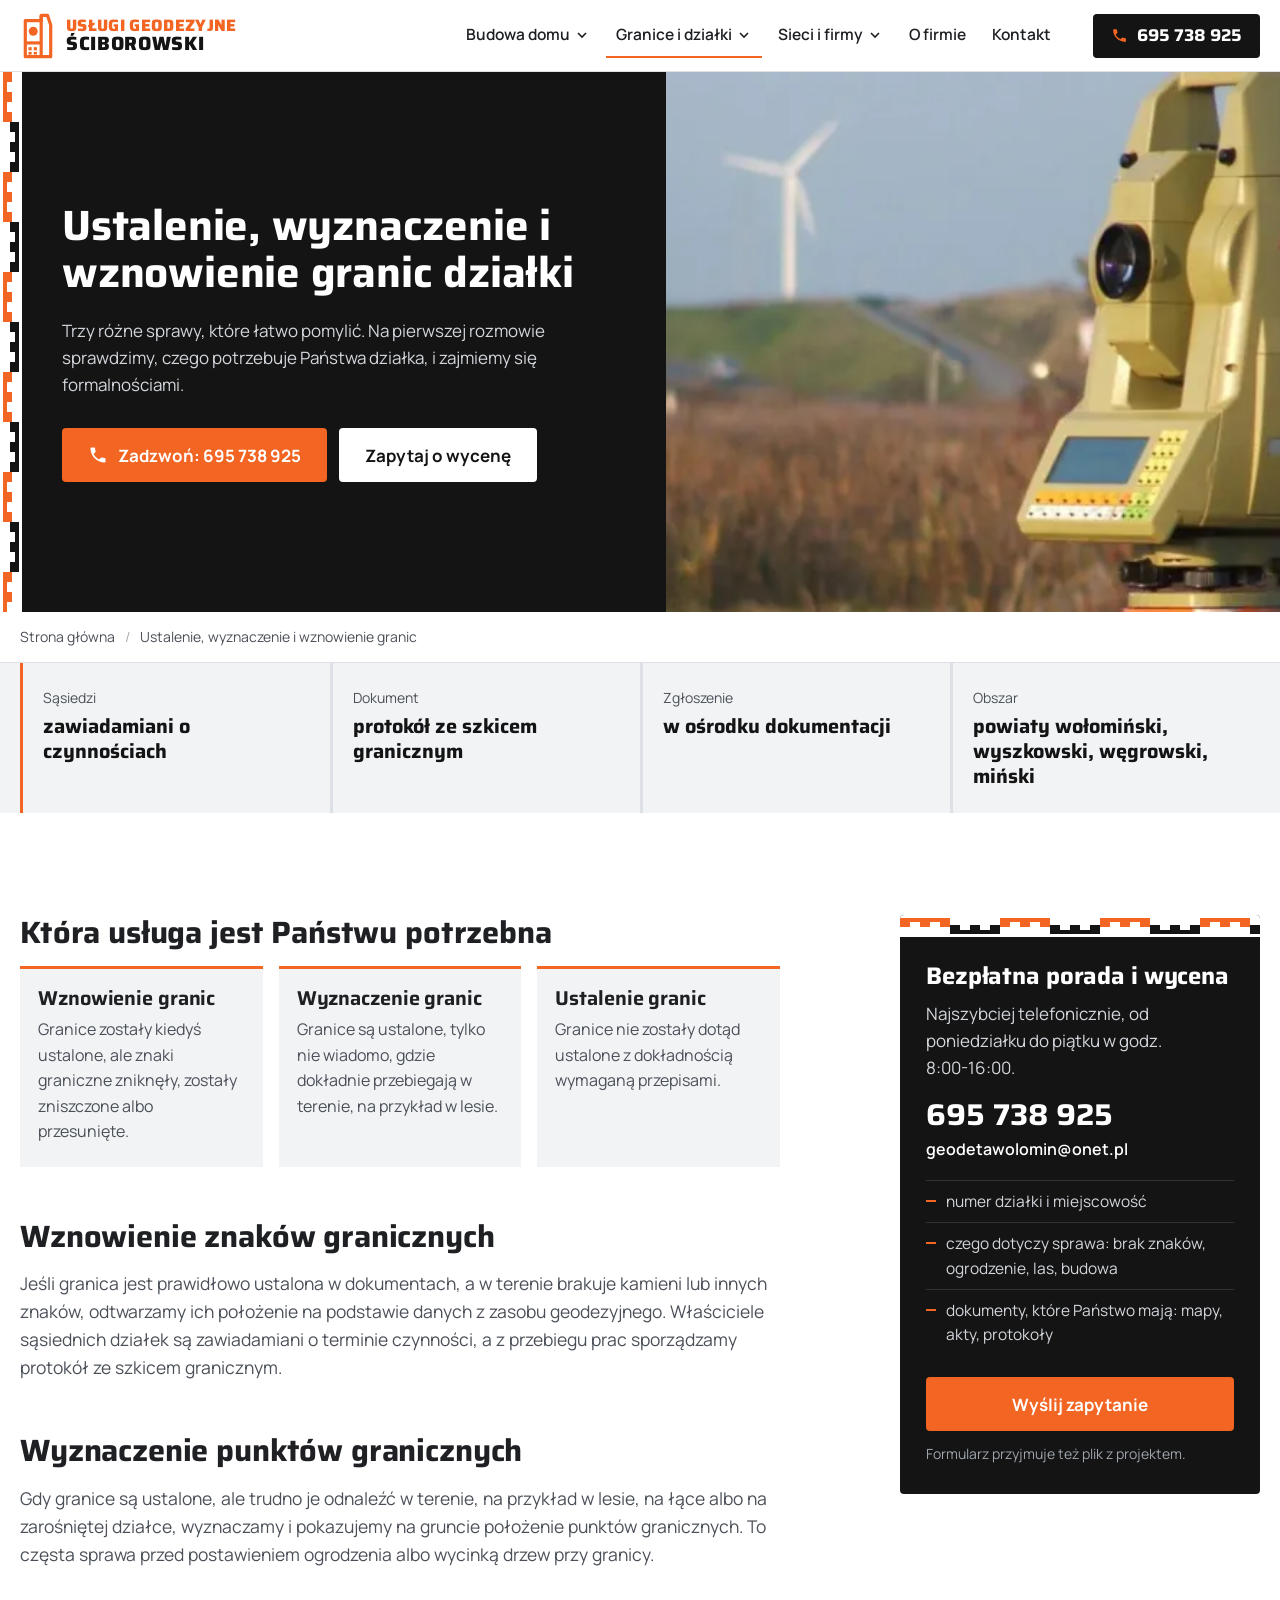
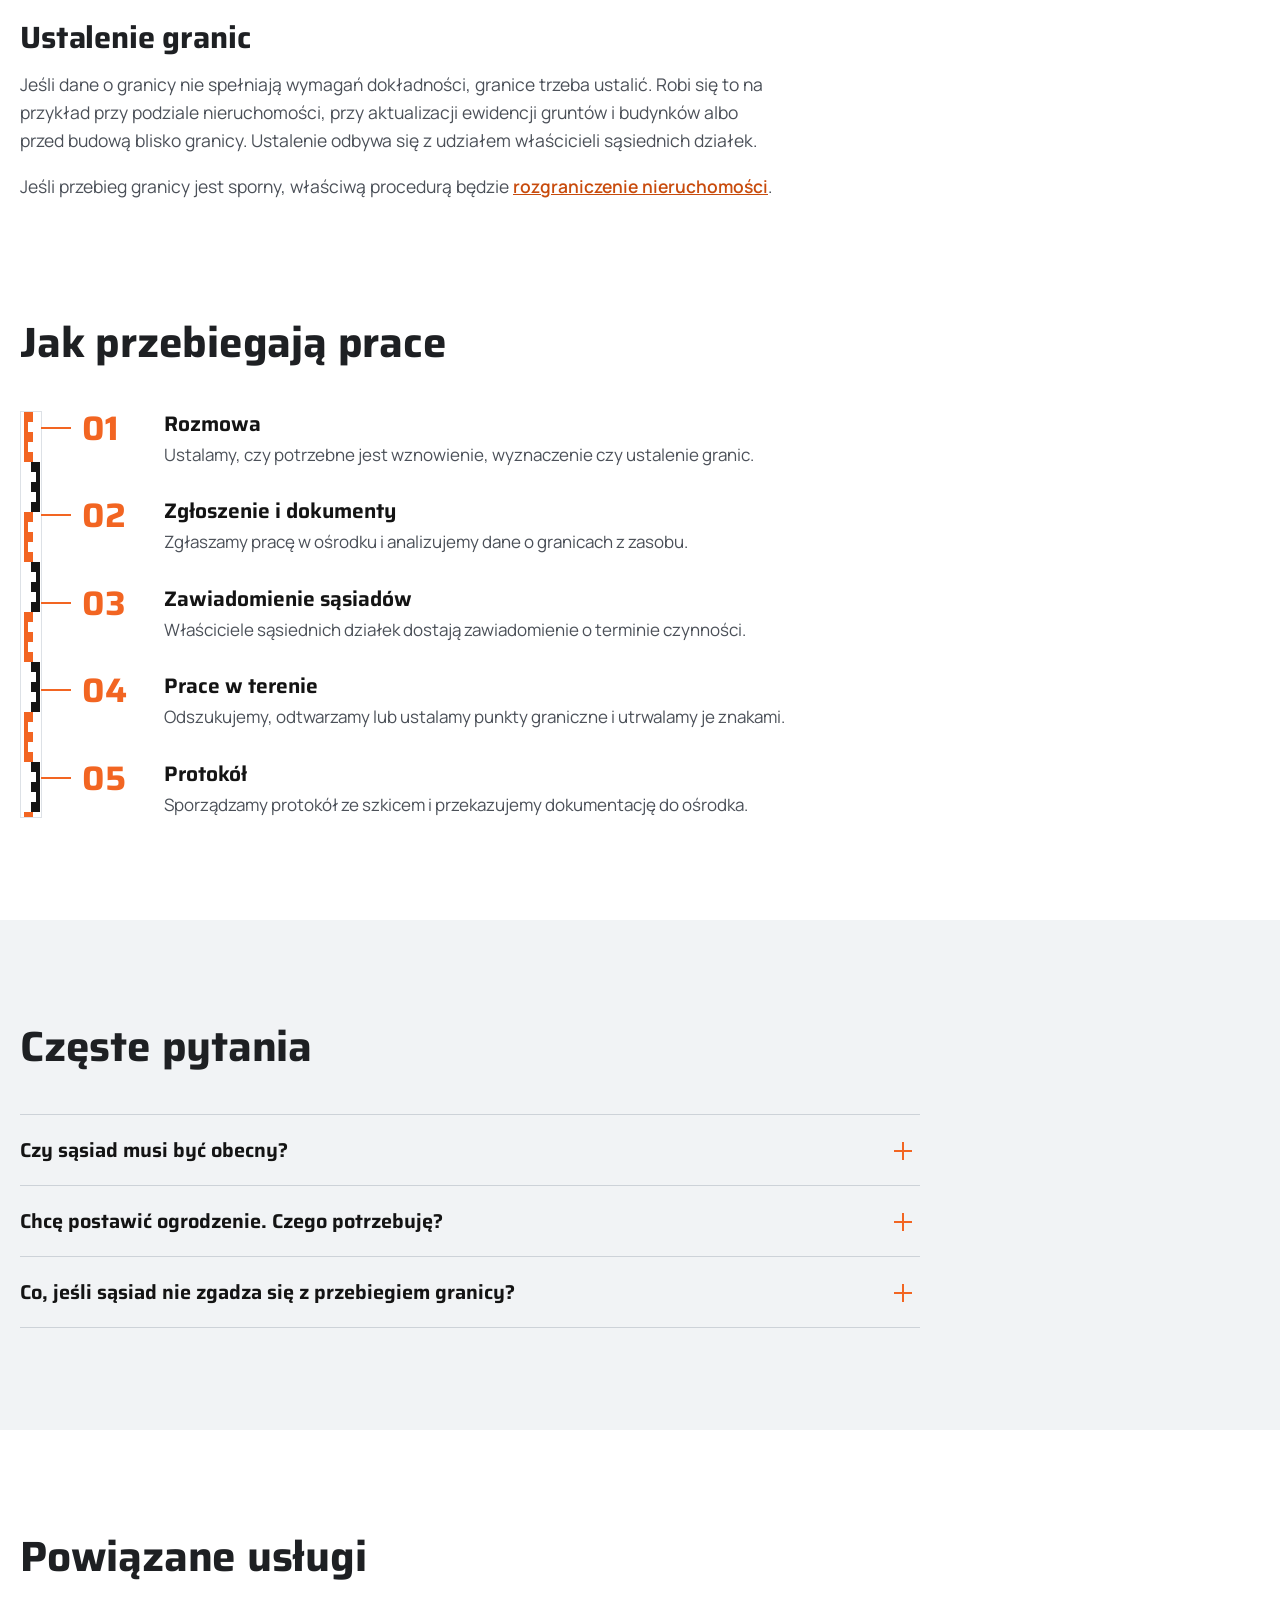
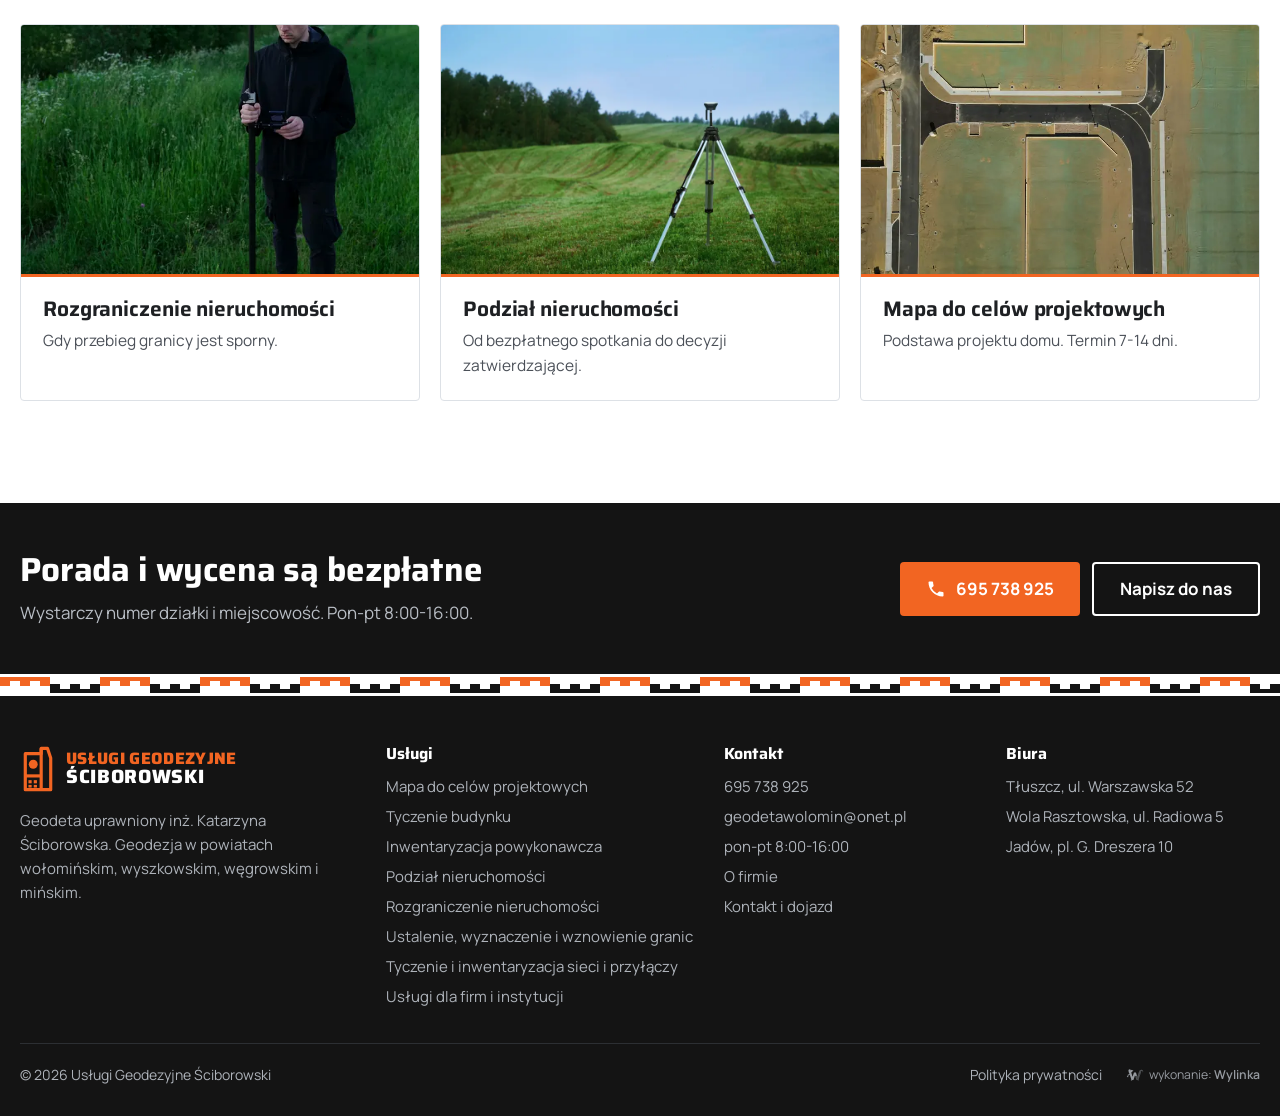
<file: ustalenie-wznowienie-granic.html>
<!doctype html>
<html lang="pl">
<head>
<meta charset="utf-8">
<meta name="viewport" content="width=device-width,initial-scale=1,viewport-fit=cover">
<meta name="robots" content="noindex, nofollow" data-podglad>
<title>Ustalenie, wyznaczenie i wznowienie granic działki - geodeta Wołomin, Tłuszcz, Jadów</title>
<meta name="description" content="Wznowienie znaków granicznych, wyznaczenie punktów granicznych i ustalenie granic działki. Geodeta uprawniony w powiatach wołomińskim, wyszkowskim, węgrowskim i mińskim. Tel. 695 738 925.">
<link rel="canonical" href="https://geodeta-wolomin.com.pl/ustalenie-wznowienie-granic/">
<meta property="og:title" content="Ustalenie, wyznaczenie i wznowienie granic działki - geodeta Wołomin, Tłuszcz, Jadów">
<meta property="og:description" content="Wznowienie znaków granicznych, wyznaczenie punktów granicznych i ustalenie granic działki. Geodeta uprawniony w powiatach wołomińskim, wyszkowskim, węgrowskim i mińskim. Tel. 695 738 925.">
<meta property="og:type" content="website">
<meta property="og:locale" content="pl_PL">
<meta name="theme-color" content="#F26522">
<link rel="icon" href="data:image/svg+xml,%3Csvg xmlns='http://www.w3.org/2000/svg' viewBox='0 0 32 32'%3E%3Crect width='32' height='32' rx='6' fill='%23F26522'/%3E%3Cpath d='M9 7h9v4h4v14H9z' fill='none' stroke='%23fff' stroke-width='2.4'/%3E%3Ccircle cx='14' cy='15' r='3' fill='%23fff'/%3E%3C/svg%3E">
<link rel="preload" href="fonts/saira-rdzen.woff2" as="font" type="font/woff2" crossorigin>
<link rel="preload" href="fonts/manrope-rdzen.woff2" as="font" type="font/woff2" crossorigin>
<link rel="preload" as="image" href="img/leica-1366.webp" imagesrcset="img/leica-800.webp 800w, img/leica-1366.webp 1366w" imagesizes="(min-width:901px) min(48vw,1000px), 100vw" fetchpriority="high">
<style>
@font-face{font-family:Saira;font-weight:100 900;font-display:swap;src:url(fonts/saira-rdzen.woff2) format("woff2");unicode-range:U+0020-007E,U+00A0,U+00A9,U+00AB,U+00B0,U+00B7,U+00BB,U+00D3,U+00D7,U+00F3,U+2013-2014,U+2018-2019,U+201C-201E,U+2022,U+2026,U+20AC}
@font-face{font-family:Saira;font-weight:100 900;font-display:swap;src:url(fonts/saira-pl.woff2) format("woff2");unicode-range:U+0104-0107,U+0118-0119,U+0141-0144,U+015A-015B,U+0179-017C}
@font-face{font-family:Manrope;font-weight:400 800;font-display:swap;src:url(fonts/manrope-rdzen.woff2) format("woff2");unicode-range:U+0020-007E,U+00A0,U+00A9,U+00AB,U+00B0,U+00B7,U+00BB,U+00D3,U+00D7,U+00F3,U+2013-2014,U+2018-2019,U+201C-201E,U+2022,U+2026,U+20AC}
@font-face{font-family:Manrope;font-weight:400 800;font-display:swap;src:url(fonts/manrope-pl.woff2) format("woff2");unicode-range:U+0104-0107,U+0118-0119,U+0141-0144,U+015A-015B,U+0179-017C}
:root{--or:#F26522;--or-d:#C84B0C;--cz:#141414;--tx:#1E2023;--tx2:#4B5058;--sz:#F1F3F5;--li:#DDE1E6;--hh:72px;--w:1240px;--bok:max(20px,calc((100vw - var(--w))/2 - 8px))}
*{box-sizing:border-box}
html{scroll-behavior:smooth;scroll-padding-top:calc(var(--hh) + 12px);-webkit-text-size-adjust:100%}
body{margin:0;background:#fff;color:var(--tx);font:400 17px/1.6 Manrope,"Segoe UI",Arial,sans-serif;overflow-x:hidden}
img{max-width:100%;height:auto;display:block}
a{color:inherit}
h1,h2,h3{font-family:Saira,"Arial Narrow",Arial,sans-serif;font-weight:700;line-height:1.12;margin:0;letter-spacing:-.005em}
h2{font-size:clamp(30px,3.3vw,46px)}
h3{font-size:22px;font-weight:650}
p{margin:0 0 1em}
.nw{white-space:nowrap}
.wrap{width:min(var(--w),100% - 40px);margin-inline:auto}
.btn{display:inline-flex;align-items:center;justify-content:center;gap:10px;min-height:54px;padding:0 26px;background:var(--or);color:#fff;font:700 17px/1 Manrope,Arial,sans-serif;text-decoration:none;border:0;border-radius:4px;cursor:pointer;transition:background .2s,color .2s,border-color .2s}
.btn:hover{background:var(--or-d)}
.btn svg{width:20px;height:20px;flex:none}
.btn.jasny{background:#fff;color:var(--cz)}
.btn.jasny:hover{background:#ffe9dc}
.btn.ramka{background:transparent;color:var(--cz);border:2px solid var(--cz)}
.btn.ramka:hover{background:var(--cz);color:#fff}
.btn.ramka-j{background:transparent;color:#fff;border:2px solid #fff}
.btn.ramka-j:hover{background:#fff;color:var(--cz)}
.przyciski{display:flex;flex-wrap:wrap;gap:12px}
/* lata niwelacyjna - motyw z logo i ikony strony */
.lata-v{background:#fff url("data:image/svg+xml,%3Csvg xmlns='http://www.w3.org/2000/svg' width='22' height='100'%3E%3Cg fill='%23F26522'%3E%3Crect x='3' y='0' width='9' height='10'/%3E%3Crect x='3' y='20' width='9' height='10'/%3E%3Crect x='3' y='40' width='9' height='10'/%3E%3Crect x='3' y='0' width='4' height='50'/%3E%3C/g%3E%3Cg fill='%23141414'%3E%3Crect x='10' y='50' width='9' height='10'/%3E%3Crect x='10' y='70' width='9' height='10'/%3E%3Crect x='10' y='90' width='9' height='10'/%3E%3Crect x='15' y='50' width='4' height='50'/%3E%3C/g%3E%3C/svg%3E") repeat-y 0 0/22px 100px}
.lata-h{background:#fff url("data:image/svg+xml,%3Csvg xmlns='http://www.w3.org/2000/svg' width='100' height='22'%3E%3Cg fill='%23F26522'%3E%3Crect y='3' x='0' height='9' width='10'/%3E%3Crect y='3' x='20' height='9' width='10'/%3E%3Crect y='3' x='40' height='9' width='10'/%3E%3Crect y='3' x='0' height='4' width='50'/%3E%3C/g%3E%3Cg fill='%23141414'%3E%3Crect y='10' x='50' height='9' width='10'/%3E%3Crect y='10' x='70' height='9' width='10'/%3E%3Crect y='10' x='90' height='9' width='10'/%3E%3Crect y='15' x='50' height='4' width='50'/%3E%3C/g%3E%3C/svg%3E") repeat-x 0 0/100px 22px}

/* naglowek */
.top{position:sticky;top:0;z-index:50;height:var(--hh);background:#fff;border-bottom:1px solid var(--li)}
.top .wrap{height:100%;display:flex;align-items:center;gap:24px}
.logo{display:flex;align-items:center;gap:10px;text-decoration:none;flex:none}
.logo svg{width:36px;height:49px;flex:none}
.logo span{font:800 16.5px/1.02 Saira,Arial,sans-serif;letter-spacing:.02em;color:var(--or);text-transform:uppercase}
.logo b{display:block;color:var(--cz);font-weight:800;font-size:19.2px;letter-spacing:.035em}
.menu{display:flex;align-items:center;gap:6px;margin-left:auto}
.menu .pm,.menu .rozw{display:inline-flex;align-items:center;gap:4px;text-decoration:none;font:600 15.5px/1 Manrope,Arial,sans-serif;color:var(--tx);padding:10px 10px;background:none;border:0;border-bottom:2px solid transparent;cursor:pointer;height:44px}
.menu .rozw svg{width:16px;height:16px;transition:transform .2s}
.menu .pm:hover,.menu .rozw:hover{color:var(--or-d)}
.menu .akt>.rozw,.menu .pm.akt{border-bottom-color:var(--or)}
.grupa{position:relative}
.pod-menu{position:absolute;top:calc(100% + 13px);left:-6px;min-width:300px;background:#fff;border:1px solid var(--li);border-top:3px solid var(--or);box-shadow:0 14px 30px rgba(20,20,20,.12);padding:8px 0;display:none}
.pod-menu::before{content:"";position:absolute;left:0;right:0;top:-17px;height:16px}
.pod-menu a{display:block;padding:11px 20px;text-decoration:none;font-weight:600;font-size:15.5px}
.pod-menu a:hover{background:var(--sz);color:var(--or-d)}
.pod-menu a[aria-current]{color:var(--or-d);box-shadow:inset 3px 0 0 var(--or)}
.grupa:hover .pod-menu,.grupa:focus-within .pod-menu,.grupa.otw .pod-menu{display:block}
.grupa:hover .rozw svg,.grupa.otw .rozw svg{transform:rotate(180deg)}
.top .tel{display:inline-flex;align-items:center;gap:9px;text-decoration:none;font:700 17px/1 Saira,Arial,sans-serif;color:#fff;background:var(--cz);padding:0 18px;height:44px;border-radius:4px;white-space:nowrap;margin-left:8px}
.top .tel svg{width:17px;height:17px;color:var(--or)}
.hb{display:none;width:46px;height:46px;border:0;background:none;padding:11px;cursor:pointer;margin-right:-11px}
.hb i{display:block;height:2px;background:var(--cz);margin:5px 0;transition:transform .25s,opacity .2s}
.hb[aria-expanded=true] i:nth-child(1){transform:translateY(7px) rotate(45deg)}
.hb[aria-expanded=true] i:nth-child(2){opacity:0}
.hb[aria-expanded=true] i:nth-child(3){transform:translateY(-7px) rotate(-45deg)}

/* pierwszy ekran strony glownej */
.hero{position:relative;min-height:calc(100svh - var(--hh));display:flex;align-items:center;color:#fff;overflow:hidden;background:#4f6f86;padding:0}
.hero picture,.hero picture img{position:absolute;inset:0;width:100%;height:100%}
.hero picture img{object-fit:cover;object-position:50% 50%}
.hero::after{content:"";position:absolute;inset:0;background:linear-gradient(90deg,rgba(12,16,14,.80) 0%,rgba(12,16,14,.62) 34%,rgba(12,16,14,.18) 58%,rgba(12,16,14,0) 72%)}
.hero .lata-v{position:absolute;left:0;top:0;bottom:0;width:22px;z-index:2}
.hero-in{position:relative;z-index:3;padding:56px 0 64px}
.hero h1{font-size:clamp(38px,3.9vw,60px);max-width:13.5em;font-weight:700}
.hero .lead{font-size:clamp(17px,1.25vw,20px);max-width:34em;margin:22px 0 32px;color:#EEF1EE}
.hero .pod{margin:16px 0 0;font-size:15px;color:#DCE2DD}

/* pierwszy ekran podstron: ciemny blok z lata + zdjecie do krawedzi */
.ph{display:grid;grid-template-columns:minmax(0,1fr) minmax(0,min(48vw,1000px));background:var(--cz);color:#fff;min-height:min(540px,calc(100svh - var(--hh)))}
.ph-txt{position:relative;padding:64px clamp(28px,4vw,64px) 64px max(62px,var(--bok));display:flex;flex-direction:column;justify-content:center}
.ph-txt .lata-v{position:absolute;left:0;top:0;bottom:0;width:22px}
.ph h1{font-size:clamp(34px,3.3vw,52px);max-width:15em}
.ph .lead{font-size:clamp(17px,1.2vw,19.5px);color:#D3D7DC;max-width:36em;margin:20px 0 30px}
.ph-img{position:relative;overflow:hidden;background:#2a2c30}
.ph-img img{position:absolute;inset:0;width:100%;height:100%;object-fit:cover}
.ph.ram{grid-template-columns:minmax(0,1fr) auto}
.ph.ram .ph-img{background:#1f2124;display:flex;align-items:center;padding:40px max(40px,calc(var(--bok) - 20px)) 40px 40px}
.ph.ram .ph-img img{position:static;width:auto;height:auto;max-height:460px;max-width:360px;border-radius:2px}
.okruszki{border-bottom:1px solid var(--li);font-size:14px;color:var(--tx2)}
.okruszki ol{list-style:none;margin:0 auto;padding:14px 0;display:flex;flex-wrap:wrap;gap:4px 10px}
.okruszki li+li::before{content:"/";margin-right:10px;color:#A5ABB3}
.okruszki a{text-decoration:none}
.okruszki a:hover{color:var(--or-d)}

/* fakty pod pierwszym ekranem */
.pas-fakty{background:var(--sz);padding:0}
.pas-fakty dl{margin:0 auto;display:grid;grid-template-columns:repeat(auto-fit,minmax(200px,1fr));gap:0}
.pas-fakty div{padding:24px 24px 24px 20px;border-left:3px solid var(--or)}
.pas-fakty div+div{border-left-color:var(--li)}
.pas-fakty dt{font-size:14px;color:var(--tx2)}
.pas-fakty dd{margin:4px 0 0;font:700 20px/1.25 Saira,Arial,sans-serif;color:var(--cz)}

/* sekcje */
section{padding:clamp(64px,8vw,112px) 0}
.szary{background:var(--sz)}
section.bez-gory{padding-top:0}
.wstep{max-width:760px;margin-bottom:44px}
.wstep p{color:var(--tx2);font-size:18px;margin-top:16px}

/* tresc podstrony */
.tresc{display:grid;grid-template-columns:minmax(0,1fr) 360px;gap:clamp(32px,6vw,88px);align-items:start}
.art{max-width:760px}
.art h2{font-size:clamp(26px,2.4vw,34px);margin:52px 0 16px}
.art h2:first-child{margin-top:0}
.art h3{margin:28px 0 10px}
.art p,.art li{color:var(--tx2);font-size:17.5px}
.art ul{padding:0;margin:0 0 1.2em;list-style:none}
.art ul li{position:relative;padding:6px 0 6px 24px}
.art ul li::before{content:"";position:absolute;left:0;top:19px;width:12px;height:2px;background:var(--or)}
.art strong{color:var(--tx)}
.art figure{margin:32px 0;border:1px solid var(--li);border-radius:4px;padding:14px;background:#fff;max-width:620px}
.art figure img{margin-inline:auto}
.art figcaption{font-size:14px;color:var(--tx2);margin-top:10px}
.art a{color:var(--or-d);font-weight:600}
.trzy{display:grid;grid-template-columns:repeat(3,minmax(0,1fr));gap:16px;margin:8px 0 12px}
.trzy div{border-top:3px solid var(--or);background:var(--sz);padding:18px 18px 6px}
.trzy h3{margin:0 0 8px;font-size:20px}
.trzy p{font-size:16px}
.bok{position:sticky;top:calc(var(--hh) + 24px);background:var(--cz);color:#D3D7DC;border-radius:4px;overflow:hidden}
.bok .lata-h{height:22px}
.bok-in{padding:26px 26px 28px}
.bok h2{font-size:24px;color:#fff;margin-bottom:10px}
.bok .duzy{display:block;font:700 30px/1.1 Saira,Arial,sans-serif;color:#fff;text-decoration:none;margin:16px 0 4px}
.bok .duzy:hover{color:var(--or)}
.bok .mail{color:#fff;font-weight:600;text-decoration:none;font-size:16px;word-break:break-all}
.bok ul{list-style:none;margin:18px 0 22px;padding:0;font-size:15.5px}
.bok li{padding:8px 0 8px 20px;border-top:1px solid #2f3236;position:relative}
.bok li::before{content:"";position:absolute;left:0;top:19px;width:10px;height:2px;background:var(--or)}
.bok .btn{width:100%}
.bok small{display:block;margin-top:12px;font-size:14px;color:#9EA4AB}

/* kroki na lacie */
.kroki{position:relative;list-style:none;margin:0;padding:0 0 0 62px;counter-reset:k;display:grid;gap:30px;max-width:900px}
.kroki .lata-v{position:absolute;left:0;top:0;bottom:0;width:22px;border:1px solid var(--li)}
.kroki li{position:relative;counter-increment:k;display:grid;grid-template-columns:64px minmax(0,1fr);gap:4px 18px}
.kroki li::before{content:counter(k,decimal-leading-zero);font:700 34px/1 Saira,Arial,sans-serif;color:var(--or)}
.kroki li::after{content:"";position:absolute;left:-41px;top:16px;width:30px;height:2px;background:var(--or)}
.kroki b{display:block;font:650 21px/1.25 Saira,Arial,sans-serif;color:var(--cz);margin-bottom:4px}
.kroki span{color:var(--tx2)}

/* pytania */
.faq{max-width:900px}
.faq details{border-bottom:1px solid #CDD2D8;background:none}
.faq details:first-of-type{border-top:1px solid #CDD2D8}
.faq summary{list-style:none;cursor:pointer;padding:22px 52px 22px 0;position:relative;font:650 20px/1.3 Saira,Arial,sans-serif;color:var(--cz)}
.faq summary::-webkit-details-marker{display:none}
.faq summary::before,.faq summary::after{content:"";position:absolute;right:8px;top:50%;width:18px;height:2px;background:var(--or);transition:transform .2s}
.faq summary::after{transform:rotate(90deg)}
.faq details[open] summary::after{transform:rotate(0)}
.faq details p{color:var(--tx2);margin:0 0 22px;max-width:46em}

/* powiazane uslugi */
.karty{display:grid;grid-template-columns:repeat(3,minmax(0,1fr));gap:20px}
.karta{display:flex;flex-direction:column;text-decoration:none;background:#fff;border:1px solid var(--li);border-radius:4px;overflow:hidden;transition:border-color .2s,transform .2s}
.karta:hover{border-color:var(--or);transform:translateY(-2px)}
.karta figure{margin:0;aspect-ratio:16/10;overflow:hidden;background:var(--li)}
.karta figure img{width:100%;height:100%;object-fit:cover}
.karta div{padding:20px 22px 22px;border-top:3px solid var(--or)}
.karta h3{font-size:21px;margin-bottom:8px}
.karta p{color:var(--tx2);font-size:15.5px;margin:0}

/* pas z telefonem */
.pas-cta{background:var(--cz);color:#fff;padding:0}
.pas-cta .wrap{display:flex;flex-wrap:wrap;align-items:center;justify-content:space-between;gap:24px;padding:48px 0}
.pas-cta h2{font-size:clamp(26px,2.6vw,38px)}
.pas-cta p{color:#B9BEC5;margin:10px 0 0}

/* budowa - trzy pomiary na lacie (strona glowna) */
.etapy{position:relative;display:grid;gap:56px;padding-left:62px}
.etapy .lata-v{position:absolute;left:0;top:0;bottom:0;width:22px;border:1px solid var(--li)}
.etap{position:relative;display:grid;grid-template-columns:minmax(0,1.05fr) minmax(0,1fr);gap:clamp(24px,4vw,56px);align-items:center}
.etap::before{content:"";position:absolute;left:-41px;top:50%;width:30px;height:2px;background:var(--or)}
.etap figure{margin:0;aspect-ratio:4/3;overflow:hidden;border-radius:4px;background:var(--li)}
.etap figure img{width:100%;height:100%;object-fit:cover;transition:transform .4s}
.etap figure a:hover img{transform:scale(1.03)}
.etap .kiedy{font-weight:700;color:var(--or-d);font-size:15px;margin:0 0 8px}
.etap h3{font-size:clamp(24px,2.2vw,30px);margin-bottom:14px}
.etap h3 a{text-decoration:none}
.etap h3 a:hover{color:var(--or-d)}
.etap p{color:var(--tx2)}
.fakty{display:flex;flex-wrap:wrap;gap:8px 28px;margin:18px 0 22px;padding:16px 0 0;border-top:1px solid var(--li);font-size:15.5px}
.fakty div{min-width:0}
.fakty dt{color:var(--tx2);font-size:13.5px}
.fakty dd{margin:0;font-weight:700}
.btn.maly{min-height:46px;font-size:15.5px;padding:0 20px}

/* granice - ciemna sekcja */
.ciemna{background:var(--cz);color:#E9EBEE}
.ciemna .wstep p{color:#B9BEC5}
.gr{display:grid;grid-template-columns:minmax(0,1fr) minmax(0,1.25fr);gap:clamp(28px,5vw,72px);align-items:start}
.gr figure{margin:0;border-radius:4px;overflow:hidden}
.gr figure img{width:100%;aspect-ratio:3/4;object-fit:cover;object-position:50% 40%}
.lista{list-style:none;margin:0;padding:0;border-top:1px solid #33363b}
.lista li{border-bottom:1px solid #33363b}
.lista a{padding:22px 40px 22px 0;display:grid;grid-template-columns:minmax(0,15em) minmax(0,1fr);gap:8px 28px;text-decoration:none;position:relative}
.lista a::after{content:"";position:absolute;right:6px;top:50%;width:10px;height:10px;border-top:2px solid var(--or);border-right:2px solid var(--or);transform:translateY(-50%) rotate(45deg);transition:right .2s}
.lista a:hover::after{right:0}
.lista a:hover b{color:var(--or)}
.lista b{font:650 21px/1.25 Saira,Arial,sans-serif;color:#fff;transition:color .2s}
.lista span{color:#B9BEC5}
.lista b::before{content:"";display:inline-block;width:10px;height:10px;background:var(--or);margin-right:12px;vertical-align:2px}

/* firmy */
.firmy{display:grid;grid-template-columns:minmax(0,1fr) minmax(0,1fr);gap:clamp(28px,5vw,72px);align-items:center}
.firmy ul{margin:0 0 28px;padding:0;list-style:none;columns:2;column-gap:28px}
.firmy li{break-inside:avoid;padding:12px 0 12px 22px;position:relative;border-bottom:1px solid var(--li);font-weight:600}
.firmy li::before{content:"";position:absolute;left:0;top:21px;width:10px;height:2px;background:var(--or)}
.firmy figure{margin:0;border-radius:4px;overflow:hidden}
.firmy figure img{width:100%;aspect-ratio:4/3;object-fit:cover;object-position:50% 60%}

/* o nas */
.onas{display:grid;grid-template-columns:minmax(0,.8fr) minmax(0,1.2fr);gap:clamp(28px,5vw,72px);align-items:center}
.onas figure{margin:0;max-width:440px}
.onas figure img{width:100%;height:auto;border-radius:4px}
.onas figcaption{font-size:14px;color:var(--tx2);margin-top:10px}
.osoby{display:grid;grid-template-columns:1fr 1fr;gap:24px;margin:28px 0}
.osoby div{border-top:3px solid var(--or);padding-top:14px}
.osoby b{display:block;font:700 19px/1.25 Saira,Arial,sans-serif}
.osoby span{color:var(--tx2);font-size:15.5px}

/* galeria biur */
.galeria{position:relative;margin-bottom:40px}
.tor{display:flex;gap:14px;overflow-x:auto;scroll-snap-type:x mandatory;scrollbar-width:none;cursor:grab;-webkit-overflow-scrolling:touch}
.tor::-webkit-scrollbar{display:none}
.tor.ciag{cursor:grabbing;scroll-snap-type:none}
.tor figure{margin:0;flex:none;scroll-snap-align:start}
.tor img{height:clamp(260px,32vw,420px);width:auto;border-radius:4px;user-select:none;-webkit-user-drag:none}
.tor figcaption{font-size:14px;color:var(--tx2);margin-top:8px}
.strz{display:flex;gap:10px;justify-content:flex-end;margin-top:14px}
.strz button{width:46px;height:46px;border:1px solid var(--li);background:#fff;border-radius:4px;cursor:pointer;display:grid;place-items:center}
.strz button:hover{border-color:var(--or)}
.strz svg{width:20px;height:20px}
.adresy{display:grid;grid-template-columns:repeat(3,minmax(0,1fr));gap:20px}
.adres{background:#fff;border:1px solid var(--li);border-radius:4px;padding:24px;display:flex;flex-direction:column}
.adres h3{font-size:21px;margin-bottom:6px}
.adres p{color:var(--tx2);margin:0 0 16px}
.adres a{margin-top:auto;font-weight:700;color:var(--or-d);text-decoration:none}
.adres a:hover{text-decoration:underline}
.godz{margin-top:22px;color:var(--tx2)}

/* biura z mapami (kontakt) */
.biura{display:grid;gap:28px}
.biuro{display:grid;grid-template-columns:minmax(0,.8fr) minmax(0,1.2fr);border:1px solid var(--li);border-radius:4px;overflow:hidden;background:#fff}
.biuro-txt{padding:28px;border-left:4px solid var(--or)}
.biuro-txt h3{font-size:clamp(24px,2vw,28px);margin-bottom:10px}
.biuro-txt p{color:var(--tx2);margin:0 0 14px}
.biuro iframe{display:block;width:100%;height:100%;min-height:320px;border:0;background:var(--li)}

/* kontakt */
.kont{display:grid;grid-template-columns:minmax(0,.9fr) minmax(0,1.1fr);gap:clamp(28px,5vw,72px);align-items:start}
.kont .duzy{display:block;font:700 clamp(30px,3vw,40px)/1.1 Saira,Arial,sans-serif;color:var(--cz);text-decoration:none;margin:22px 0 6px}
.kont .duzy:hover{color:var(--or-d)}
.kont .mail{font-weight:700;font-size:18px;text-decoration:none;color:var(--or-d)}
.kont ul{padding:0;margin:26px 0 0;list-style:none;color:var(--tx2)}
.kont li{padding:10px 0;border-top:1px solid var(--li)}
form{background:#fff;border:1px solid var(--li);border-radius:4px;padding:clamp(20px,3vw,34px);display:grid;grid-template-columns:1fr 1fr;gap:16px}
label{display:grid;gap:6px;font-size:14.5px;font-weight:600;min-width:0}
label.cala{grid-column:1/-1}
input,select,textarea{font:inherit;font-size:16px;width:100%;padding:12px 14px;border:1px solid #C9CED5;border-radius:4px;background:#fff;color:var(--tx);min-width:0}
input:focus,select:focus,textarea:focus{outline:2px solid var(--or);outline-offset:0;border-color:var(--or)}
textarea{min-height:110px;resize:vertical}
input[type=file]{padding:9px;font-size:14.5px}
form .btn{grid-column:1/-1;width:100%}
.zgoda{grid-column:1/-1;display:flex;gap:10px;align-items:flex-start;font-weight:400;font-size:14px;color:var(--tx2)}
.zgoda input{width:20px;height:20px;flex:none;margin-top:2px;accent-color:var(--or)}
.zgoda a{color:var(--or-d)}
.info{grid-column:1/-1;margin:0;font-size:14px;color:var(--tx2);min-height:1.4em}

/* polityka */
.prawne{max-width:820px}
.prawne h2{font-size:26px;margin:40px 0 12px}
.prawne p,.prawne li{color:var(--tx2)}

/* stopka */
.stopka{background:var(--cz);color:#AEB3BA;font-size:15px}
.stopka .lata-h{height:22px}
.stopka .wrap{display:grid;grid-template-columns:1.2fr 1.1fr .9fr .9fr;gap:28px;padding:48px 0 30px}
.stopka h4{font:700 16px/1.2 Saira,Arial,sans-serif;color:#fff;margin:0 0 12px}
.stopka p{margin:0 0 6px}
.stopka a{text-decoration:none}
.stopka a:hover{color:#fff}
.stopka .logo span{color:var(--or)}
.stopka .logo b{color:#fff}
.stopka .dol{grid-column:1/-1;display:flex;flex-wrap:wrap;align-items:center;justify-content:space-between;gap:12px 24px;border-top:1px solid #2c2f33;padding-top:20px;font-size:14px}
.stopka .dol span{margin-right:auto}
.wylinka-badge{display:inline-flex;align-items:center;gap:.4em;color:inherit;text-decoration:none;font-size:.875em;line-height:1;opacity:.85}
.wylinka-badge:hover,.wylinka-badge:focus-visible{opacity:1}
.wylinka-badge:focus-visible{outline:2px solid currentColor;outline-offset:3px;border-radius:2px}
.wylinka-badge svg{width:18px;height:18px;flex:none;overflow:visible}
.wylinka-badge b{font-weight:600}
.wylinka-badge .wy-old{opacity:.45;transform-origin:40px 30px;transition:transform .32s cubic-bezier(.3,.7,.4,1),opacity .32s ease-out}
.wylinka-badge .wy-pod{opacity:0;transition:opacity .2s ease-out .08s}
.wylinka-badge:hover .wy-old,.wylinka-badge:focus-visible .wy-old{transform:translate(9px,7px) rotate(9deg);opacity:0}
.wylinka-badge:hover .wy-pod,.wylinka-badge:focus-visible .wy-pod{opacity:1}
@media (prefers-reduced-motion:reduce){.wylinka-badge .wy-old,.wylinka-badge .wy-pod{transition:none}.wylinka-badge:hover .wy-old,.wylinka-badge:focus-visible .wy-old{transform:none;opacity:.45}.wylinka-badge:hover .wy-pod,.wylinka-badge:focus-visible .wy-pod{opacity:0}}

/* pasek na telefonie */
.mob{display:none}

@media (max-width:1180px){
 .menu .pm,.menu .rozw{font-size:15px;padding:10px 7px}
 .top .tel span{display:none}.top .tel{padding:0 13px}
}
@media (max-width:980px){
 .menu{position:fixed;top:var(--hh);left:0;right:0;bottom:0;background:#fff;flex-direction:column;align-items:stretch;gap:0;padding:8px 20px 40px;transform:translateX(100%);transition:transform .28s;overflow:auto}
 .menu.otw{transform:none}
 .menu .pm{font:650 22px/1.3 Saira,Arial,sans-serif;padding:16px 0;height:auto;border-bottom:1px solid var(--li)}
 .menu .pm.akt{color:var(--or-d);border-bottom-color:var(--li)}
 .grupa{border-bottom:1px solid var(--li);padding:14px 0 10px}
 .menu .rozw{font:650 14px/1.3 Manrope,Arial,sans-serif;color:var(--tx2);padding:0;height:auto;border:0;cursor:default;pointer-events:none}
 .menu .rozw svg{display:none}
 .pod-menu{display:block;position:static;box-shadow:none;border:0;padding:4px 0 0;min-width:0}
 .pod-menu::before{display:none}
 .pod-menu a{font:650 20px/1.3 Saira,Arial,sans-serif;padding:9px 0}
 .pod-menu a[aria-current]{box-shadow:none;padding-left:14px;border-left:3px solid var(--or)}
 .hb{display:block}
 .top .tel{margin-left:auto;height:42px}
 .tresc{grid-template-columns:minmax(0,1fr)}
 .bok{position:static;max-width:560px}
 .karty{grid-template-columns:minmax(0,1fr) minmax(0,1fr)}
 .biuro{grid-template-columns:minmax(0,1fr)}
 .biuro iframe{height:300px;min-height:0}
}
@media (max-width:900px){
 .etap,.gr,.firmy,.onas,.kont{grid-template-columns:minmax(0,1fr)}
 .gr figure img{aspect-ratio:16/10}
 .adresy{grid-template-columns:minmax(0,1fr)}
 .stopka .wrap{grid-template-columns:1fr 1fr}
 .stopka .st-firma{grid-column:1/-1}
 .ph{grid-template-columns:minmax(0,1fr);min-height:0}
 .ph-img{order:-1;aspect-ratio:16/8;max-height:34svh;width:100%}
 .ph.ram{grid-template-columns:minmax(0,1fr)}
 .ph.ram .ph-img{padding:0;display:block}
 .ph.ram .ph-img img{position:absolute;inset:0;width:100%;height:100%;max-width:none;max-height:none;object-fit:cover;border-radius:0}
 .ph-txt{padding:40px 20px 44px 62px}
 .trzy{grid-template-columns:minmax(0,1fr)}
}
@media (max-width:760px){
 :root{--hh:62px}
 body{font-size:16.5px}
 .wrap{width:calc(100% - 32px)}
 .logo svg{width:28px;height:38px}
 .logo span{font-size:12.6px}.logo b{font-size:14.6px}
 .top .tel{width:42px;padding:0;justify-content:center}
 .hero{flex-direction:column;align-items:stretch;background:var(--cz)}
 .hero picture{position:relative;inset:auto;flex:1 1 auto;min-height:180px;height:auto;width:100%}
 .hero picture img{object-position:68% 60%}
 .hero picture::after{content:"";position:absolute;left:0;right:0;bottom:0;height:40%;background:linear-gradient(180deg,rgba(20,20,20,0),rgba(20,20,20,.85))}
 .hero::after{display:none}
 .hero .lata-v{display:none}
 .hero-in{padding:22px 0 26px;margin-top:-1px}
 .hero h1{font-size:clamp(29px,min(8.2vw,5.1svh),40px)}
 .hero .lead{font-size:clamp(15.5px,min(4.2vw,2.5svh),17px);margin:14px 0 24px;line-height:1.5}
 .hero .btn{width:100%}
 .hero .pod{font-size:14px;margin-top:12px}
 .ph-img{aspect-ratio:16/9;max-height:30svh}
 .ph-img img{object-position:50% 25%}
 .ph-txt{padding:24px 16px 28px}
 .ph-txt .lata-v{display:none}
 .ph h1{font-size:clamp(26px,min(7.4vw,4.6svh),34px)}
 .ph .lead{font-size:clamp(15.5px,min(4.1vw,2.5svh),17px);margin:12px 0 24px;line-height:1.5}
 .ph .przyciski{display:grid;grid-template-columns:1fr 1fr;gap:10px}
 .ph .btn{min-height:50px;padding:0 10px;font-size:15.5px}
 .ph .nr{display:none}
 .pas-fakty dl{grid-template-columns:1fr 1fr}
 .pas-fakty div{padding:16px 12px 16px 14px;border-left:3px solid var(--or)!important;border-bottom:1px solid var(--li)}
 .pas-fakty dd{font-size:17px}
 .art h2{margin-top:40px}
 .art p,.art li{font-size:16.5px}
 .kroki{padding-left:36px;gap:24px}
 .kroki .lata-v{width:16px;background-size:16px 72px}
 .kroki li{grid-template-columns:minmax(0,1fr)}
 .kroki li::before{font-size:26px}
 .kroki li::after{left:-22px;top:12px;width:16px}
 .faq summary{font-size:18px}
 .karty{grid-template-columns:minmax(0,1fr)}
 .karta{flex-direction:row}
 .karta figure{flex:0 0 38%;aspect-ratio:auto;position:relative;min-height:112px}
 .karta figure img{position:absolute;inset:0}
 .karta div{border-top:0;border-left:3px solid var(--or);padding:14px 14px 16px}
 .karta h3{font-size:18.5px}
 .karta p{font-size:14.5px}
 .pas-cta .btn{width:100%}
 .etapy{padding-left:36px;gap:44px}
 .etapy .lata-v{width:16px;background-size:16px 72px}
 .etap::before{left:-22px;top:28px;width:16px}
 .lista a{grid-template-columns:minmax(0,1fr);gap:6px}
 .onas figure{max-width:240px}
 .gr figure img{aspect-ratio:4/3}
 .firmy ul{columns:1}
 .osoby{grid-template-columns:minmax(0,1fr)}
 form{grid-template-columns:minmax(0,1fr)}
 .biuro-txt{padding:22px 20px}
 .stopka .wrap{gap:22px 18px;padding-top:36px}
 .stopka .st-uslugi{grid-column:1/-1}
 .mob{display:grid;grid-template-columns:1fr 1fr;position:fixed;left:0;right:0;bottom:0;z-index:40;background:#fff;border-top:1px solid var(--li);padding:8px 10px calc(8px + env(safe-area-inset-bottom));gap:8px;transform:translateY(110%);transition:transform .25s}
 .mob.widac{transform:none}
 .mob .btn{min-height:48px;padding:0 10px;font-size:15.5px}
 .mob .btn.cz{background:var(--cz)}
 .stopka{padding-bottom:70px}
}
@media (min-width:761px) and (max-height:760px){
 .hero h1{font-size:clamp(34px,3.4vw,50px)}
 .hero .lead{margin:16px 0 24px}
 .hero-in{padding:36px 0 40px}
}
@media (prefers-reduced-motion:reduce){*{transition:none!important;scroll-behavior:auto!important}}

</style>
<script type="application/ld+json">{"@context": "https://schema.org", "@type": "Service", "name": "Ustalenie, wyznaczenie i wznowienie granic", "serviceType": "Ustalenie, wyznaczenie i wznowienie granic", "description": "Wznowienie znaków granicznych, wyznaczenie punktów granicznych i ustalenie granic działki. Geodeta uprawniony w powiatach wołomińskim, wyszkowskim, węgrowskim i mińskim. Tel. 695 738 925.", "provider": {"@id": "https://geodeta-wolomin.com.pl/#firma"}, "areaServed": ["powiat wołomiński", "powiat wyszkowski", "powiat węgrowski", "powiat miński"], "url": "https://geodeta-wolomin.com.pl/ustalenie-wznowienie-granic/"}</script><script type="application/ld+json">{"@context": "https://schema.org", "@type": "BreadcrumbList", "itemListElement": [{"@type": "ListItem", "position": 1, "name": "Strona główna", "item": "https://geodeta-wolomin.com.pl/"}, {"@type": "ListItem", "position": 2, "name": "Ustalenie, wyznaczenie i wznowienie granic", "item": "https://geodeta-wolomin.com.pl/ustalenie-wznowienie-granic/"}]}</script><script type="application/ld+json">{"@context": "https://schema.org", "@type": "FAQPage", "mainEntity": [{"@type": "Question", "name": "Czy sąsiad musi być obecny?", "acceptedAnswer": {"@type": "Answer", "text": "Właściciele sąsiednich działek są zawiadamiani o terminie czynności. Przy wznowieniu znaków ich nieobecność nie wstrzymuje prac."}}, {"@type": "Question", "name": "Chcę postawić ogrodzenie. Czego potrzebuję?", "acceptedAnswer": {"@type": "Answer", "text": "Najczęściej wyznaczenia albo wznowienia punktów granicznych, tak aby ogrodzenie stanęło dokładnie na granicy lub przy niej. Na rozmowie sprawdzimy to na podstawie numeru działki."}}, {"@type": "Question", "name": "Co, jeśli sąsiad nie zgadza się z przebiegiem granicy?", "acceptedAnswer": {"@type": "Answer", "text": "Wtedy właściwą procedurą może być rozgraniczenie nieruchomości, prowadzone przez wójta lub burmistrza."}}]}</script>
</head>
<body class="">
<svg width="0" height="0" style="position:absolute" aria-hidden="true">
 <symbol id="instr" viewBox="0 0 34 46"><g fill="none" stroke="currentColor" stroke-width="3" stroke-linejoin="round"><path d="M5 9h15V4h6l3 9v30H5z"/><path d="M20 4v39"/><path d="M5 30h15"/></g><circle cx="12.5" cy="19" r="4.2" fill="currentColor"/><g fill="currentColor"><rect x="8" y="34" width="3" height="3"/><rect x="13" y="34" width="3" height="3"/><rect x="8" y="38.5" width="3" height="2.5"/><rect x="13" y="38.5" width="3" height="2.5"/></g></symbol>
 <symbol id="tel" viewBox="0 0 24 24"><path fill="currentColor" d="M6.6 10.8a15.1 15.1 0 0 0 6.6 6.6l2.2-2.2c.3-.3.7-.4 1-.2 1.1.4 2.3.6 3.6.6.6 0 1 .4 1 1V20c0 .6-.4 1-1 1C10.6 21 3 13.4 3 4c0-.6.4-1 1-1h3.5c.6 0 1 .4 1 1 0 1.3.2 2.5.6 3.6.1.3 0 .7-.2 1z"/></symbol>
 <symbol id="str" viewBox="0 0 24 24"><path d="M9 5l7 7-7 7" fill="none" stroke="currentColor" stroke-width="2.4"/></symbol>
 <symbol id="dol" viewBox="0 0 24 24"><path d="M6 9l6 6 6-6" fill="none" stroke="currentColor" stroke-width="2.4"/></symbol>
</svg>

<header class="top">
 <div class="wrap">
  <a class="logo" href="./" aria-label="Usługi Geodezyjne Ściborowski - strona główna"><svg style="color:#F26522"><use href="#instr"/></svg><span>Usługi geodezyjne<b>Ściborowski</b></span></a>
  <nav class="menu" id="menu" aria-label="Menu"><div class="grupa"><button type="button" class="rozw" aria-expanded="false">Budowa domu<svg><use href="#dol"/></svg></button><div class="pod-menu"><a href="mapa-do-celow-projektowych">Mapa do celów projektowych</a><a href="tyczenie-budynku">Tyczenie budynku</a><a href="inwentaryzacja-powykonawcza">Inwentaryzacja powykonawcza</a></div></div><div class="grupa akt"><button type="button" class="rozw" aria-expanded="false">Granice i działki<svg><use href="#dol"/></svg></button><div class="pod-menu"><a href="podzial-nieruchomosci">Podział nieruchomości</a><a href="rozgraniczenie-nieruchomosci">Rozgraniczenie nieruchomości</a><a href="ustalenie-wznowienie-granic" aria-current="page">Ustalenie, wyznaczenie i wznowienie granic</a></div></div><div class="grupa"><button type="button" class="rozw" aria-expanded="false">Sieci i firmy<svg><use href="#dol"/></svg></button><div class="pod-menu"><a href="tyczenie-inwentaryzacja-sieci">Tyczenie i inwentaryzacja sieci i przyłączy</a><a href="dla-firm-i-instytucji">Usługi dla firm i instytucji</a></div></div><a class="pm" href="o-firmie">O firmie</a><a class="pm" href="kontakt">Kontakt</a></nav>
  <a class="tel" href="tel:+48695738925" aria-label="Zadzwoń: 695 738 925"><svg><use href="#tel"/></svg><span>695 738 925</span></a>
  <button class="hb" type="button" aria-label="Menu" aria-controls="menu" aria-expanded="false"><i></i><i></i><i></i></button>
 </div>
</header>

<main>
<section class="ph" style="padding:0">
 <div class="ph-txt">
  <div class="lata-v" aria-hidden="true"></div>
  <h1>Ustalenie, wyznaczenie i wznowienie granic działki</h1>
  <p class="lead">Trzy różne sprawy, które łatwo pomylić. Na pierwszej rozmowie sprawdzimy, czego potrzebuje Państwa działka, i zajmiemy się formalnościami.</p>
  <div class="przyciski"><a class="btn" href="tel:+48695738925" id="cta"><svg><use href="#tel"/></svg><span>Zadzwoń<span class="nr">: 695 738 925</span></span></a><a class="btn jasny" href="kontakt#formularz">Zapytaj o wycenę</a></div>
 </div>
 <div class="ph-img"><img src="img/leica-1366.webp" srcset="img/leica-800.webp 800w, img/leica-1366.webp 1366w" sizes="(min-width:901px) min(48vw,1000px), 100vw" width="1366" height="642" alt="Tachimetr ustawiony w polu, w tle turbina wiatrowa" fetchpriority="high" decoding="async"></div>
</section><nav class="okruszki" aria-label="Jesteś tutaj"><ol class="wrap"><li><a href="./">Strona główna</a></li><li aria-current="page">Ustalenie, wyznaczenie i wznowienie granic</li></ol></nav><section class="pas-fakty"><dl class="wrap"><div><dt>Sąsiedzi</dt><dd>zawiadamiani o czynnościach</dd></div><div><dt>Dokument</dt><dd>protokół ze szkicem granicznym</dd></div><div><dt>Zgłoszenie</dt><dd>w ośrodku dokumentacji</dd></div><div><dt>Obszar</dt><dd>powiaty wołomiński, wyszkowski, węgrowski, miński</dd></div></dl></section>
<section>
 <div class="wrap tresc">
  <article class="art"><h2>Która usługa jest Państwu potrzebna</h2>
<div class="trzy">
<div><h3>Wznowienie granic</h3><p>Granice zostały kiedyś ustalone, ale znaki graniczne zniknęły, zostały zniszczone albo przesunięte.</p></div>
<div><h3>Wyznaczenie granic</h3><p>Granice są ustalone, tylko nie wiadomo, gdzie dokładnie przebiegają w terenie, na przykład w lesie.</p></div>
<div><h3>Ustalenie granic</h3><p>Granice nie zostały dotąd ustalone z dokładnością wymaganą przepisami.</p></div>
</div>
<h2>Wznowienie znaków granicznych</h2>
<p>Jeśli granica jest prawidłowo ustalona w dokumentach, a w terenie brakuje kamieni lub innych znaków, odtwarzamy ich położenie na podstawie danych z zasobu geodezyjnego. Właściciele sąsiednich działek są zawiadamiani o terminie czynności, a z przebiegu prac sporządzamy protokół ze szkicem granicznym.</p>
<h2>Wyznaczenie punktów granicznych</h2>
<p>Gdy granice są ustalone, ale trudno je odnaleźć w terenie, na przykład w lesie, na łące albo na zarośniętej działce, wyznaczamy i pokazujemy na gruncie położenie punktów granicznych. To częsta sprawa przed postawieniem ogrodzenia albo wycinką drzew przy granicy.</p>
<h2>Ustalenie granic</h2>
<p>Jeśli dane o granicy nie spełniają wymagań dokładności, granice trzeba ustalić. Robi się to na przykład przy podziale nieruchomości, przy aktualizacji ewidencji gruntów i budynków albo przed budową blisko granicy. Ustalenie odbywa się z udziałem właścicieli sąsiednich działek.</p>
<p>Jeśli przebieg granicy jest sporny, właściwą procedurą będzie <a href="rozgraniczenie-nieruchomosci">rozgraniczenie nieruchomości</a>.</p></article>
  <aside class="bok">
 <div class="lata-h" aria-hidden="true"></div>
 <div class="bok-in">
  <h2>Bezpłatna porada i wycena</h2>
  <p style="margin:0">Najszybciej telefonicznie, od poniedziałku do piątku w godz. <span class="nw">8:00-16:00</span>.</p>
  <a class="duzy" href="tel:+48695738925">695 738 925</a>
  <a class="mail" href="mailto:geodetawolomin@onet.pl">geodetawolomin@onet.pl</a>
  <ul><li>numer działki i miejscowość</li><li>czego dotyczy sprawa: brak znaków, ogrodzenie, las, budowa</li><li>dokumenty, które Państwo mają: mapy, akty, protokoły</li></ul>
  <a class="btn" href="kontakt#formularz">Wyślij zapytanie</a>
  <small>Formularz przyjmuje też plik z projektem.</small>
 </div>
</aside>
 </div>
</section>
<section class="bez-gory">
 <div class="wrap">
  <div class="wstep"><h2>Jak przebiegają prace</h2></div>
  <ol class="kroki"><div class="lata-v" aria-hidden="true"></div><li><div><b>Rozmowa</b><span>Ustalamy, czy potrzebne jest wznowienie, wyznaczenie czy ustalenie granic.</span></div></li><li><div><b>Zgłoszenie i dokumenty</b><span>Zgłaszamy pracę w ośrodku i analizujemy dane o granicach z zasobu.</span></div></li><li><div><b>Zawiadomienie sąsiadów</b><span>Właściciele sąsiednich działek dostają zawiadomienie o terminie czynności.</span></div></li><li><div><b>Prace w terenie</b><span>Odszukujemy, odtwarzamy lub ustalamy punkty graniczne i utrwalamy je znakami.</span></div></li><li><div><b>Protokół</b><span>Sporządzamy protokół ze szkicem i przekazujemy dokumentację do ośrodka.</span></div></li></ol>
 </div>
</section><section class="szary">
 <div class="wrap">
  <div class="wstep"><h2>Częste pytania</h2></div>
  <div class="faq"><details><summary>Czy sąsiad musi być obecny?</summary><p>Właściciele sąsiednich działek są zawiadamiani o terminie czynności. Przy wznowieniu znaków ich nieobecność nie wstrzymuje prac.</p></details><details><summary>Chcę postawić ogrodzenie. Czego potrzebuję?</summary><p>Najczęściej wyznaczenia albo wznowienia punktów granicznych, tak aby ogrodzenie stanęło dokładnie na granicy lub przy niej. Na rozmowie sprawdzimy to na podstawie numeru działki.</p></details><details><summary>Co, jeśli sąsiad nie zgadza się z przebiegiem granicy?</summary><p>Wtedy właściwą procedurą może być rozgraniczenie nieruchomości, prowadzone przez wójta lub burmistrza.</p></details></div>
 </div>
</section><section>
 <div class="wrap">
  <div class="wstep"><h2>Powiązane usługi</h2></div>
  <div class="karty"><a class="karta" href="rozgraniczenie-nieruchomosci"><figure><img src="img/granice-1000.webp" srcset="img/granice-600.webp 600w, img/granice-1000.webp 1000w" sizes="(min-width:981px) 400px, (min-width:761px) 46vw, 38vw" width="1000" height="1466" alt="Geodeta z tyczką GNSS" loading="lazy" decoding="async"></figure><div><h3>Rozgraniczenie nieruchomości</h3><p>Gdy przebieg granicy jest sporny.</p></div></a><a class="karta" href="podzial-nieruchomosci"><figure><img src="img/hero-1920.webp" srcset="img/hero-960.webp 960w, img/hero-1280.webp 1280w, img/hero-1920.webp 1920w" sizes="(min-width:981px) 400px, (min-width:761px) 46vw, 38vw" width="1920" height="1281" alt="Odbiornik GNSS na łące" loading="lazy" decoding="async"></figure><div><h3>Podział nieruchomości</h3><p>Od bezpłatnego spotkania do decyzji zatwierdzającej.</p></div></a><a class="karta" href="mapa-do-celow-projektowych"><figure><img src="img/mapa-1200.webp" srcset="img/mapa-700.webp 700w, img/mapa-1200.webp 1200w" sizes="(min-width:981px) 400px, (min-width:761px) 46vw, 38vw" width="1200" height="900" alt="Widok z góry na wydzielone działki" loading="lazy" decoding="async"></figure><div><h3>Mapa do celów projektowych</h3><p>Podstawa projektu domu. Termin 7-14 dni.</p></div></a></div>
 </div>
</section><section class="pas-cta">
 <div class="wrap">
  <div><h2>Porada i wycena są bezpłatne</h2><p>Wystarczy numer działki i miejscowość. Pon-pt <span class="nw">8:00-16:00</span>.</p></div>
  <div class="przyciski"><a class="btn" href="tel:+48695738925"><svg><use href="#tel"/></svg>695 738 925</a><a class="btn ramka-j" href="kontakt#formularz">Napisz do nas</a></div>
 </div>
</section>
</main>

<footer class="stopka">
 <div class="lata-h" aria-hidden="true"></div>
 <div class="wrap">
  <div class="st-firma">
   <a class="logo" href="./"><svg style="color:#F26522"><use href="#instr"/></svg><span>Usługi geodezyjne<b>Ściborowski</b></span></a>
   <p style="margin-top:16px">Geodeta uprawniony inż. Katarzyna Ściborowska. Geodezja w powiatach wołomińskim, wyszkowskim, węgrowskim i mińskim.</p>
  </div>
  <div class="st-uslugi"><h4>Usługi</h4><p><a href="mapa-do-celow-projektowych">Mapa do celów projektowych</a></p><p><a href="tyczenie-budynku">Tyczenie budynku</a></p><p><a href="inwentaryzacja-powykonawcza">Inwentaryzacja powykonawcza</a></p><p><a href="podzial-nieruchomosci">Podział nieruchomości</a></p><p><a href="rozgraniczenie-nieruchomosci">Rozgraniczenie nieruchomości</a></p><p><a href="ustalenie-wznowienie-granic">Ustalenie, wyznaczenie i wznowienie granic</a></p><p><a href="tyczenie-inwentaryzacja-sieci">Tyczenie i inwentaryzacja sieci i przyłączy</a></p><p><a href="dla-firm-i-instytucji">Usługi dla firm i instytucji</a></p></div>
  <div><h4>Kontakt</h4><p><a href="tel:+48695738925">695 738 925</a></p><p><a href="mailto:geodetawolomin@onet.pl">geodetawolomin@onet.pl</a></p><p>pon-pt <span class="nw">8:00-16:00</span></p><p><a href="o-firmie">O firmie</a></p><p><a href="kontakt">Kontakt i dojazd</a></p></div>
  <div><h4>Biura</h4><p>Tłuszcz, ul. Warszawska 52</p><p>Wola Rasztowska, ul. Radiowa 5</p><p>Jadów, pl. G. Dreszera 10</p></div>
  <div class="dol"><span>© 2026 Usługi Geodezyjne Ściborowski</span><a href="polityka-prywatnosci">Polityka prywatności</a><a class="wylinka-badge" href="https://wylinka.pl/?utm_source=geodeta-wolomin.com.pl&amp;utm_medium=stopka&amp;utm_campaign=wykonanie" rel="noopener" title="Strona wykonana przez Wylinka"><svg viewBox="0 0 64 64" aria-hidden="true" focusable="false" fill="currentColor"><path d="M9.8 22.8l-1.2-7.9 2.2-3.7 15.5 4.6-.5 1.5-7.2 5.5 4.7 15.6 5-15.6 7 0 4.1 12.7-4.2-.9-2.6 1.8-.8-2.2-5.3 15.6-4.3 0 .4 .2-2.1 2.8-1.3-1.1 1.1-1.4-3.1 .2-.1-1.7 2.2-.1-5.7-16.5-4.8 .6-.8 3.1 0 .5-.3 .5 .8 2.2-1.6 .5-.4-1.3-.8 1.6-1.5-.8 .8-1.6-1.4 .6-.6-1.6 2.3-.8 .2-.4 1.3-4.8 5.9-.8-2.4-6.9zM15.2 13.7l-.1-.4-.4 .8-.1 .8 .1 1 .1 .4 .3 .7 .3-.9 .1-.7 0-.8z"/><path class="wy-pod" d="M37.1 49.8l-4.5-13.3 2.6-1.8 4.2 .9 .9 2.8 3-9.7 0-.5 .1-.8 3.2-8.4 .5-1 .6-1 .9-1.1 1.3-1 1.1-.7 1.4-.5 1.4-.3 .7 0 .9 0 1.2 .3 1.4 .6 .8 .5 .7 .7 .6 .7 .5 .9 .3 .9 .1 .9 0 .8-.2 .9-.5 .9-.5 .6-.7 .5-.7 .3-.1-.1 0-.1 .5-.5 .3-.7 .2-.5 0-.6-.1-.6-.3-.7-.4-.5-.4-.4-.5-.3-.6-.3-.7 0-.7 .1-.6 .1-.5 .4-.5 .5-.3 .5-.2 .7-.1 1.5-1.4 5.1-.8 3.3-.3 .7-.5 .7-6 17.5 1.9 .1-.1 1.7-3.1-.2 1.1 1.4-1.3 1.1-2.1-2.8 .4-.2z"/><path class="wy-old" d="M40.8 50l.4-.2-4.1 0-4.2-12.5 2.5-1.7 4.3 .9 .6 1.9 .6-1.6 0-.3 2.4-7.8 0-.5 .1-.8 3.2-8.4 .4-.8 .6-.9 .9-1.2 .9-.9 1.3-.8 1.4-.6 1.2-.3 1.4-.1 1.3 .1 .6 .2 .8 .3 1.1 .6 .9 .7 .7 .9 .5 .9 .3 .9 .1 1.1-.1 .9-.3 .9-.4 .7-.6 .7-.6 .4-.6 .2-.1-.1 0-.1 .5-.5 .3-.7 .2-.5 0-.5-.1-.6-.2-.6-.3-.5-.4-.5-.5-.3-.6-.3-.7-.1-.6 0-.6 .1-.6 .3-.6 .5-.3 .4-.2 .5-.1 .5-.1 1.5-1.4 5.1-.8 3.3-.3 .7-.5 .7-6 17.5 1.9 .1-.1 1.7-3.1-.2 1.1 1.4-1.3 1.1zM49.6 17.1l.6 1.7-1.5 1.9 .4 .4 1.8-2.1-.7-2.1zM48.1 28.3l.5 1.8-1.7 1.8 .4 .4 1.9-2-.6-2.2zM37.9 41.7l1.7-1.5-.4-.4-1.7 1.4zM42.6 38.7l-1.5 2.8 1.1 2-1.3 2.6 .5 .2 1.5-2.8-1.1-2 1.4-2.5z"/></svg><span>wykonanie: <b>Wylinka</b></span></a></div>
 </div>
</footer>

<div class="mob" id="mob"><a class="btn cz" href="tel:+48695738925"><svg><use href="#tel"/></svg>Zadzwoń</a><a class="btn" href="kontakt#formularz">Zapytaj o wycenę</a></div>

<script>
(()=>{
 const hb=document.querySelector('.hb'),menu=document.getElementById('menu');
 const zamknij=()=>{menu.classList.remove('otw');hb.setAttribute('aria-expanded',false);document.body.style.overflow=''};
 hb.addEventListener('click',()=>{const o=menu.classList.toggle('otw');hb.setAttribute('aria-expanded',o);document.body.style.overflow=o?'hidden':''});
 menu.querySelectorAll('a').forEach(a=>a.addEventListener('click',zamknij));
 // rozwijane grupy menu (klik na ekranach dotykowych)
 menu.querySelectorAll('.rozw').forEach(b=>b.addEventListener('click',()=>{const g=b.parentElement,o=!g.classList.contains('otw');menu.querySelectorAll('.grupa').forEach(x=>{x.classList.remove('otw');x.querySelector('.rozw').setAttribute('aria-expanded',false)});g.classList.toggle('otw',o);b.setAttribute('aria-expanded',o)}));
 document.addEventListener('click',e=>{if(!e.target.closest('.grupa'))menu.querySelectorAll('.grupa.otw').forEach(x=>{x.classList.remove('otw');x.querySelector('.rozw').setAttribute('aria-expanded',false)})});
 document.addEventListener('keydown',e=>{if(e.key==='Escape'){menu.querySelectorAll('.grupa.otw').forEach(x=>x.classList.remove('otw'));if(menu.classList.contains('otw'))zamknij()}});
 // pasek Zadzwon/Wycena na telefonie po minieciu pierwszego ekranu
 const mob=document.getElementById('mob'),cta=document.getElementById('cta');
 if(cta&&'IntersectionObserver' in window){new IntersectionObserver(e=>{mob.classList.toggle('widac',!e[0].isIntersecting&&e[0].boundingClientRect.top<0)}).observe(cta)}
 // galeria przesuwana palcem i myszka
 const tor=document.getElementById('tor');
 if(tor){
  document.querySelectorAll('.strz button').forEach(b=>b.addEventListener('click',()=>{tor.scrollBy({left:b.dataset.k*Math.max(280,tor.clientWidth*.6),behavior:'smooth'})}));
  let x0=null,s0=0;
  tor.addEventListener('pointerdown',e=>{if(e.pointerType!=='mouse')return;x0=e.clientX;s0=tor.scrollLeft});
  addEventListener('pointermove',e=>{if(x0===null)return;const d=e.clientX-x0;if(Math.abs(d)>4)tor.classList.add('ciag');tor.scrollLeft=s0-d});
  addEventListener('pointerup',()=>{if(x0===null)return;x0=null;tor.classList.remove('ciag')});
 }
 // formularz: na wersji testowej bez wysylki
 document.querySelectorAll('form.zapytanie').forEach(f=>f.addEventListener('submit',e=>{e.preventDefault();f.querySelector('.info').textContent='Wersja testowa strony: formularz zacznie wysyłać wiadomości po uruchomieniu pod adresem geodeta-wolomin.com.pl. Do tego czasu prosimy o telefon: 695 738 925.'}));
})();

</script>
</body>
</html>
</file>
